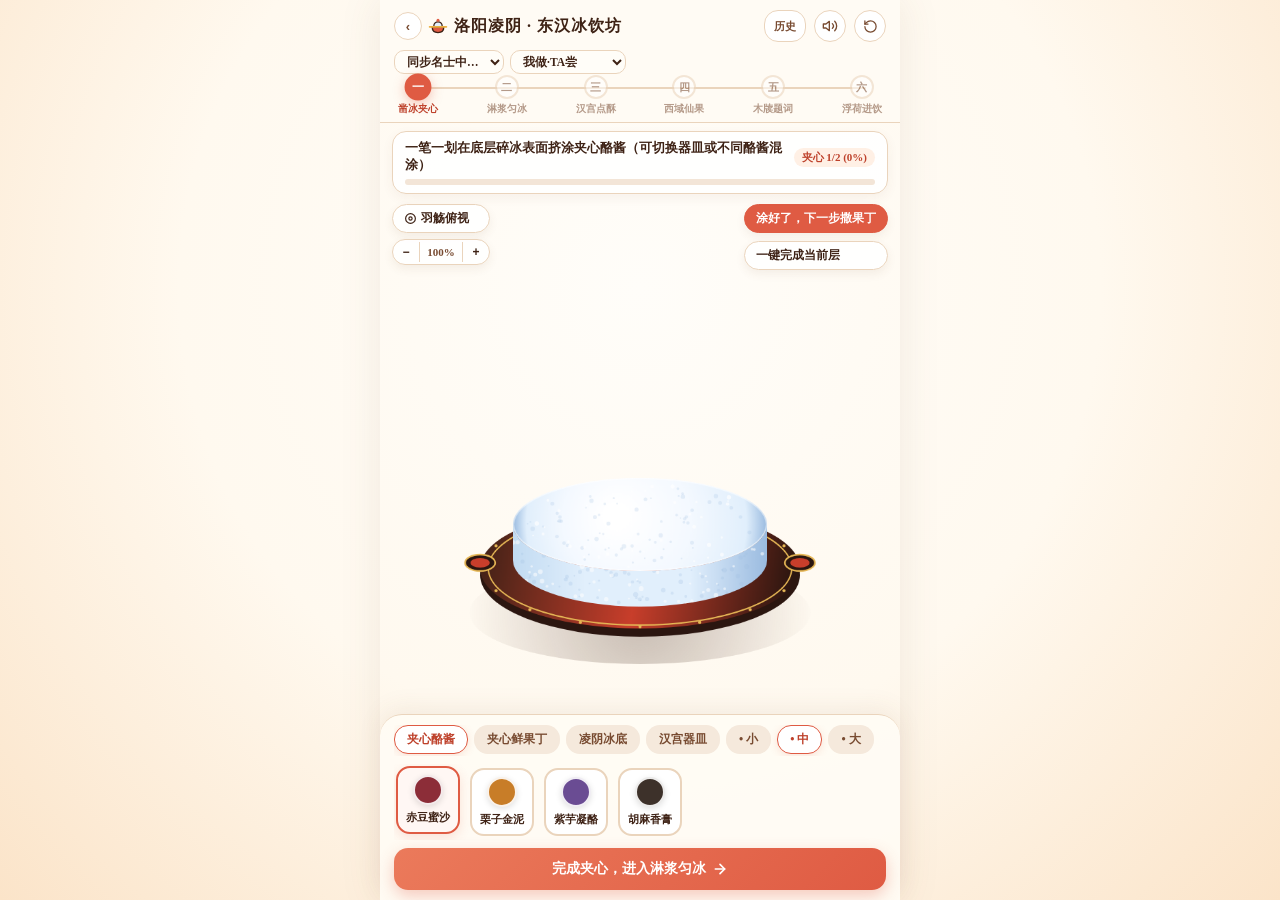
<file: 东汉版蛋糕.html>
<!DOCTYPE html>
<html lang="zh-CN">
<head>
<meta charset="UTF-8">
<meta name="viewport" content="width=device-width, initial-scale=1.0, maximum-scale=1.0, user-scalable=no, viewport-fit=cover">
<title>洛阳凌阴 · 东汉冰饮工坊</title>
<style>
  :root {
    --bg-cream: #FFF9EF;
    --bg-peach: #FBE4C9;
    --panel-bg: rgba(255, 252, 245, 0.95);
    --brown-dark: #3E2215;
    --brown-mid: #784B31;
    --brown-light: #B58867;
    --accent-coral: #DF5B43;
    --accent-coral-dark: #BE412B;
    --accent-gold: #EBB041;
    --accent-green: #6A9E78;
    --border-warm: #EAD4BC;
    --shadow-warm: 0 8px 24px rgba(120, 75, 49, 0.12);
  }
  * {
    box-sizing: border-box; margin: 0; padding: 0;
    user-select: none; -webkit-user-select: none;
    -webkit-touch-callout: none; -webkit-tap-highlight-color: transparent;
  }
  html, body {
    width: 100%; height: 100%; height: 100dvh; overflow: hidden;
    background: radial-gradient(circle at 50% 32%, #FFFDF9 0%, var(--bg-cream) 52%, var(--bg-peach) 100%);
    font-family: "Songti SC", "STSong", -apple-system, BlinkMacSystemFont, "PingFang SC", "Microsoft YaHei", serif;
    color: var(--brown-dark);
  }
  #app {
    display: flex; flex-direction: column; width: 100%; max-width: 520px;
    height: 100%; margin: 0 auto; position: relative;
    box-shadow: 0 0 40px rgba(120, 75, 49, 0.10);
  }
  .top-header {
    flex-shrink: 0; padding: 10px 14px 6px;
    background: rgba(255, 251, 244, 0.88); backdrop-filter: blur(8px);
    border-bottom: 1px solid var(--border-warm); z-index: 20;
  }
  .header-row { display: flex; align-items: center; justify-content: space-between; margin-bottom: 8px; }
  .brand-title { font-size: 16px; font-weight: 700; color: var(--brown-dark); letter-spacing: 1px; display: flex; align-items: center; gap: 6px; }
  .header-actions { display: flex; gap: 8px; }
  .icon-btn {
    width: 32px; height: 32px; border-radius: 50%; border: 1px solid var(--border-warm);
    background: #FFF; color: var(--brown-mid); display: flex; align-items: center; justify-content: center;
    cursor: pointer; transition: all 0.2s;
  }
  .icon-btn:active { transform: scale(0.92); background: var(--bg-cream); }
  .stepper { display: flex; justify-content: space-between; align-items: center; position: relative; padding: 0 4px; }
  .stepper::before {
    content: ''; position: absolute; top: 12px; left: 20px; right: 20px;
    height: 2px; background: var(--border-warm); z-index: 0;
  }
  .step-item {
    position: relative; z-index: 1; display: flex; flex-direction: column;
    align-items: center; gap: 3px; cursor: pointer; opacity: 0.55; transition: all 0.25s;
  }
  .step-item.active, .step-item.done { opacity: 1; }
  .step-dot {
    width: 24px; height: 24px; border-radius: 50%; background: #FFF;
    border: 2px solid var(--border-warm); display: flex; align-items: center; justify-content: center;
    font-size: 11px; font-weight: 700; color: var(--brown-mid); transition: all 0.25s;
  }
  .step-item.active .step-dot {
    background: var(--accent-coral); border-color: var(--accent-coral); color: #FFF;
    transform: scale(1.12); box-shadow: 0 3px 10px rgba(223, 91, 67, 0.35);
  }
  .step-item.done .step-dot { background: var(--accent-gold); border-color: var(--accent-gold); color: #FFF; }
  .step-label { font-size: 10px; font-weight: 600; color: var(--brown-mid); }
  .step-item.active .step-label { color: var(--accent-coral-dark); font-weight: 700; }

  .prompt-bar {
    flex-shrink: 0; margin: 8px 12px 0; padding: 8px 12px;
    background: rgba(255, 255, 255, 0.90); border: 1px solid var(--border-warm);
    border-radius: 14px; box-shadow: 0 4px 12px rgba(120, 75, 49, 0.06);
    display: flex; flex-direction: column; gap: 5px; z-index: 15;
  }
  .prompt-top { display: flex; justify-content: space-between; align-items: center; font-size: 12.5px; font-weight: 600; color: var(--brown-dark); gap: 8px; }
  .prompt-badge { font-size: 11px; padding: 2px 8px; border-radius: 10px; background: #FFF0E5; color: var(--accent-coral-dark); font-weight: 700; white-space: nowrap; }
  .progress-track { width: 100%; height: 6px; background: #F3E5D7; border-radius: 4px; overflow: hidden; }
  .progress-fill { height: 100%; width: 0%; background: linear-gradient(90deg, var(--accent-gold), var(--accent-coral)); border-radius: 4px; transition: width 0.15s ease-out; }

  .stage-wrap { flex: 1 1 0; min-height: 0; position: relative; display: flex; align-items: center; justify-content: center; overflow: hidden; }
  #cakeCanvas { max-width: 100%; max-height: 100%; width: auto; height: auto; aspect-ratio: 720 / 760; touch-action: none; display: block; }
  .stage-floating-tools { position: absolute; top: 10px; right: 12px; display: flex; flex-direction: column; gap: 8px; z-index: 12; }
  .stage-camera-controls { position: absolute; top: 10px; left: 12px; display: flex; flex-direction: column; gap: 6px; z-index: 12; }
  .zoom-group { display: flex; align-items: center; background: rgba(255, 255, 255, 0.92); border: 1px solid var(--border-warm); border-radius: 18px; box-shadow: 0 4px 10px rgba(120, 75, 49, 0.08); overflow: hidden; }
  .zoom-btn { border: none; background: transparent; color: var(--brown-dark); font-size: 12px; font-weight: 700; padding: 5px 8px; cursor: pointer; min-width: 26px; display: flex; align-items: center; justify-content: center; }
  .zoom-btn:active { background: var(--bg-cream); }
  .zoom-readout { font-size: 11px; font-weight: 700; color: var(--brown-mid); padding: 4px 6px; border-left: 1px solid var(--border-warm); border-right: 1px solid var(--border-warm); cursor: pointer; min-width: 44px; text-align: center; }
  .float-pill {
    display: flex; align-items: center; gap: 4px; padding: 6px 11px; border-radius: 18px;
    background: rgba(255, 255, 255, 0.92); border: 1px solid var(--border-warm);
    box-shadow: 0 4px 10px rgba(120, 75, 49, 0.08); font-size: 11.5px; font-weight: 600;
    color: var(--brown-dark); cursor: pointer; transition: all 0.2s;
  }
  .float-pill:active { transform: scale(0.94); }
  .float-pill.active { background: var(--accent-coral); color: #FFF; border-color: var(--accent-coral); }

  .selection-toolbar {
    position: absolute; bottom: 10px; left: 50%; transform: translateX(-50%);
    background: rgba(255, 252, 246, 0.96); border: 1px solid var(--border-warm);
    border-radius: 22px; padding: 5px 10px; display: flex; align-items: center; gap: 8px;
    box-shadow: 0 6px 18px rgba(120, 75, 49, 0.16); z-index: 15;
  }
  .sel-btn { padding: 5px 10px; border-radius: 14px; border: 1px solid var(--border-warm); background: #FFF; font-size: 11px; font-weight: 600; color: var(--brown-dark); cursor: pointer; }
  .sel-btn.danger { color: #D94330; border-color: #F5C6BE; background: #FFF5F3; }

  .bottom-dock {
    flex-shrink: 0; background: var(--panel-bg); border-top: 1px solid var(--border-warm);
    border-radius: 22px 22px 0 0; padding: 10px 14px calc(10px + env(safe-area-inset-bottom));
    box-shadow: 0 -6px 24px rgba(120, 75, 49, 0.08); z-index: 20; display: flex; flex-direction: column; gap: 8px;
  }
  .sub-tabs { display: flex; gap: 6px; overflow-x: auto; padding-bottom: 2px; scrollbar-width: none; }
  .sub-tabs::-webkit-scrollbar { display: none; }
  .sub-tab { padding: 5px 12px; border-radius: 14px; background: #F5E9DC; color: var(--brown-mid); font-size: 12px; font-weight: 600; white-space: nowrap; cursor: pointer; border: 1px solid transparent; transition: all 0.2s; }
  .sub-tab.active { background: #FFF; color: var(--accent-coral-dark); border-color: var(--accent-coral); box-shadow: 0 2px 8px rgba(223, 91, 67, 0.15); }
  .options-scroll { display: flex; gap: 10px; overflow-x: auto; padding: 4px 2px; scrollbar-width: none; min-height: 68px; align-items: center; }
  .options-scroll::-webkit-scrollbar { display: none; }
  .option-card { flex: 0 0 auto; min-width: 64px; padding: 7px 8px; border-radius: 14px; background: #FFF; border: 2px solid var(--border-warm); display: flex; flex-direction: column; align-items: center; gap: 5px; cursor: pointer; transition: all 0.2s; }
  .option-card.active { border-color: var(--accent-coral); background: #FFF7F4; transform: translateY(-2px); box-shadow: 0 4px 12px rgba(223, 91, 67, 0.16); }
  .swatch-circle { width: 30px; height: 30px; border-radius: 50%; border: 2px solid rgba(255,255,255,0.9); box-shadow: 0 2px 6px rgba(0,0,0,0.12); position: relative; }
  .option-thumb { width: 36px; height: 36px; display: flex; align-items: center; justify-content: center; }
  .option-name { font-size: 11px; font-weight: 600; color: var(--brown-dark); white-space: nowrap; }

  .dock-footer { display: flex; gap: 10px; align-items: center; }
  .btn-secondary { padding: 11px 16px; border-radius: 14px; border: 1.5px solid var(--border-warm); background: #FFF; color: var(--brown-mid); font-size: 13.5px; font-weight: 700; cursor: pointer; white-space: nowrap; font-family: inherit; }
  .btn-primary {
    flex: 1; padding: 12px 18px; border-radius: 14px; border: none;
    background: linear-gradient(135deg, #EB7A5B 0%, var(--accent-coral) 100%);
    color: #FFF; font-size: 14px; font-weight: 700; cursor: pointer; font-family: inherit;
    box-shadow: 0 6px 16px rgba(223, 91, 67, 0.3); display: flex; align-items: center; justify-content: center; gap: 6px; transition: all 0.2s;
  }
  .btn-primary:active { transform: scale(0.98); }

  .modal-overlay { position: fixed; inset: 0; background: rgba(62, 34, 21, 0.48); backdrop-filter: blur(4px); z-index: 50; display: none; align-items: center; justify-content: center; padding: 16px; }
  .modal-overlay.show { display: flex; }
  .card-modal { width: 100%; max-width: 420px; background: #FFFDF9; border-radius: 24px; border: 2px solid var(--border-warm); padding: 16px; box-shadow: 0 20px 50px rgba(62, 34, 21, 0.28); display: flex; flex-direction: column; gap: 12px; max-height: 92dvh; overflow-y: auto; }
  .card-preview-box { border-radius: 16px; padding: 16px; position: relative; transition: all 0.3s; border: 2px solid #D9B68C; background: #FFF9F0; box-shadow: inset 0 0 0 4px rgba(255,255,255,0.6); }
  .card-theme-0 { background: linear-gradient(145deg, #FFF7F2 0%, #F9E0D4 100%); border-color: #D98873; }
  .card-theme-1 { background: linear-gradient(145deg, #FFFDF8 0%, #F7EAD6 100%); border-color: #DEC092; }
  .card-theme-2 { background: linear-gradient(145deg, #F5FBF6 0%, #DFEFE3 100%); border-color: #9EC7A8; }
  .card-theme-3 { background: linear-gradient(145deg, #FBF6EB 0%, #EDE0C4 100%); border-color: #C7AD78; }
  .card-input-group { display: flex; flex-direction: column; gap: 8px; }
  .card-input, .card-textarea { width: 100%; border: 1px solid rgba(120, 75, 49, 0.25); background: rgba(255, 255, 255, 0.78); border-radius: 10px; padding: 8px 10px; font-size: 13px; color: var(--brown-dark); font-family: inherit; outline: none; }
  .card-textarea { resize: none; height: 64px; line-height: 1.5; }
  .preset-chips { display: flex; gap: 6px; overflow-x: auto; padding-bottom: 2px; scrollbar-width: none; }
  .preset-chips::-webkit-scrollbar { display: none; }
  .preset-chip { padding: 4px 10px; border-radius: 12px; background: #F5E9DC; color: var(--brown-mid); font-size: 11px; font-weight: 600; white-space: nowrap; cursor: pointer; }
  .sig-pad-wrap { margin-top: 4px; border: 1px dashed var(--brown-light); border-radius: 10px; background: rgba(255, 255, 255, 0.68); position: relative; height: 76px; overflow: hidden; }
  #sigCanvas { width: 100%; height: 100%; touch-action: none; display: block; }
  .sig-hint { position: absolute; top: 6px; left: 8px; font-size: 10.5px; color: var(--brown-light); pointer-events: none; }
  .sig-clear { position: absolute; top: 5px; right: 6px; font-size: 10.5px; padding: 2px 7px; border-radius: 8px; background: #FFF; border: 1px solid var(--border-warm); color: var(--brown-mid); cursor: pointer; }
  .poster-img { width: 100%; border-radius: 16px; border: 2px solid var(--border-warm); box-shadow: 0 8px 25px rgba(62, 34, 21, 0.15); }
  .hidden { display: none !important; }

  @media (max-height: 740px) {
    .top-header { padding: 6px 12px 4px; }
    .header-row { margin-bottom: 4px; }
    .prompt-bar { margin: 5px 10px 0; padding: 6px 10px; gap: 4px; }
    .prompt-top { font-size: 11.5px; }
    .bottom-dock { padding: 8px 12px calc(8px + env(safe-area-inset-bottom)); gap: 6px; border-radius: 18px 18px 0 0; }
    .options-scroll { min-height: 54px; padding: 2px; gap: 8px; }
    .option-card { min-width: 58px; padding: 5px 6px; gap: 3px; }
    .swatch-circle { width: 24px; height: 24px; }
    .option-thumb { width: 30px; height: 30px; }
    .btn-primary, .btn-secondary { padding: 9px 14px; font-size: 13px; }
  }

  /* ===== 东汉工坊 · 传讯名士共创桥接样式 ===== */
  .coop-bar {
    display: flex; align-items: center; gap: 6px; margin-top: 6px; flex-wrap: nowrap;
    overflow-x: auto; scrollbar-width: none; padding-bottom: 1px;
  }
  .coop-bar::-webkit-scrollbar { display: none; }
  .coop-select {
    flex: 0 0 auto; max-width: 112px; padding: 4px 8px; border-radius: 10px;
    border: 1px solid var(--border-warm); background: #FFFDF8; color: var(--brown-dark);
    font-size: 11.5px; font-weight: 700; font-family: inherit; outline: none;
  }
  .coop-btn {
    flex: 0 0 auto; padding: 4px 10px; border-radius: 10px; border: 1px solid #DF9E7B;
    background: linear-gradient(135deg, #FFF6EB 0%, #FCE5CD 100%); color: #8A3722;
    font-size: 11.5px; font-weight: 700; font-family: inherit; cursor: pointer; white-space: nowrap;
  }
  .coop-btn.primary {
    background: linear-gradient(135deg, #E26A4D 0%, #C83E2B 100%); color: #FFF; border-color: #C83E2B;
  }
  .coop-speaker-pill {
    position: absolute; left: 8px; bottom: 8px; z-index: 18;
    display: none; align-items: center; gap: 4px; padding: 5px 10px;
    border-radius: 999px; border: 1px solid #D99B78;
    background: rgba(255, 250, 242, 0.92); color: #6B3A24;
    box-shadow: 0 4px 12px rgba(90, 48, 29, 0.14); font-size: 11px; font-weight: 700;
    cursor: pointer; white-space: nowrap;
  }
  .coop-speaker-pill.show { display: inline-flex; }
  .coop-bubble {
    position: absolute; left: 10px; right: 10px; bottom: 10px; z-index: 19;
    background: rgba(255, 251, 244, 0.97); border: 1.5px solid #D99B78;
    border-radius: 16px; padding: 10px 12px;
    box-shadow: 0 10px 26px rgba(78, 42, 22, 0.22);
    display: none; flex-direction: column; gap: 6px;
  }
  .coop-bubble.show { display: flex; }
  .poster-view-tabs {
    display: none; width: 100%; background: #F5E8D8; border-radius: 12px; padding: 3px; gap: 4px;
  }
  .poster-view-tabs.show { display: flex; }
  .poster-tab-btn {
    flex: 1; border: none; border-radius: 9px; padding: 6px 8px; background: transparent;
    color: var(--brown-mid); font-size: 12px; font-weight: 700; font-family: inherit; cursor: pointer;
  }
  .poster-tab-btn.active {
    background: #FFFDF9; color: var(--accent-coral-dark); box-shadow: 0 2px 6px rgba(120, 75, 49, 0.12);
  }
  .poster-notes-page {
    display: none; width: 100%; max-height: 360px; overflow-y: auto;
    background: #FFF9F0; border: 1.5px solid var(--border-warm); border-radius: 14px;
    padding: 10px; flex-direction: column; gap: 8px;
  }
  .poster-notes-page.show { display: flex; }
  .poster-note-item {
    background: #FFFDF9; border: 1px solid #EAD6C0; border-radius: 11px; padding: 8px 10px;
  }
  .poster-review-box {
    width: 100%; background: #FFF8EE; border: 1.5px solid #E5C2A2; border-radius: 13px;
    padding: 10px 12px; font-size: 12.5px; line-height: 1.65; color: var(--brown-dark);
  }
  .history-list {
    width: 100%; display: flex; flex-direction: column; gap: 10px; max-height: 62dvh; overflow-y: auto;
  }
  .history-card {
    display: flex; gap: 10px; align-items: center; background: #FFF9F0;
    border: 1.5px solid var(--border-warm); border-radius: 14px; padding: 9px;
  }
  .history-thumb {
    width: 58px; height: 76px; object-fit: cover; border-radius: 9px; border: 1px solid var(--border-warm); flex-shrink: 0;
  }
</style>
</head>
<body>

<div id="app">
  <!-- 顶部导航 -->
  <header class="top-header">
    <div class="header-row">
      <div class="brand-title">
        <button class="icon-btn" id="backToWorkshopBtn" title="返回择坊" style="width:28px;height:28px;font-size:13px;font-weight:800;">‹</button>
        <svg width="20" height="20" viewBox="0 0 24 24" fill="none">
          <path d="M5 13C5 17.5 8 20 12 20C16 20 19 17.5 19 13H5Z" fill="#DF5B43" stroke="#3E2215" stroke-width="1.6"/>
          <path d="M2 13H22" stroke="#EBB041" stroke-width="2.2" stroke-linecap="round"/>
          <path d="M7 12C7 9.2 9.2 7 12 7C14.8 7 17 9.2 17 12" fill="#E3F0FC" stroke="#3E2215" stroke-width="1.5"/>
          <circle cx="12" cy="5" r="1.8" fill="#DF5B43"/>
        </svg>
        <span>洛阳凌阴 · 东汉冰饮坊</span>
      </div>
      <div class="header-actions">
        <button class="icon-btn" id="openHistoryBtn" title="消夏冰饮手账" style="width:auto;padding:0 9px;border-radius:14px;font-size:11px;font-weight:700;">历史</button>
        <button class="icon-btn" id="soundToggleBtn" title="雅乐开关">
          <svg width="16" height="16" viewBox="0 0 24 24" fill="none" stroke="currentColor" stroke-width="2" stroke-linecap="round" stroke-linejoin="round">
            <polygon points="11 5 6 9 2 9 2 15 6 15 11 19 11 5"></polygon>
            <path d="M15.54 8.46a5 5 0 0 1 0 7.07"></path>
            <path d="M19.07 4.93a10 10 0 0 1 0 14.14"></path>
          </svg>
        </button>
        <button class="icon-btn" id="resetGameBtn" title="重新备冰">
          <svg width="15" height="15" viewBox="0 0 24 24" fill="none" stroke="currentColor" stroke-width="2" stroke-linecap="round" stroke-linejoin="round">
            <path d="M3 12a9 9 0 1 0 9-9 9.75 9.75 0 0 0-6.74 2.74L3 8"></path>
            <path d="M3 3v5h5"></path>
          </svg>
        </button>
      </div>
    </div>

    <div class="coop-bar" id="coopBar">
      <select class="coop-select" id="coopCharSelect"><option value="">同步名士中…</option></select>
      <select class="coop-select" id="coopModeSelect" style="max-width:116px;">
        <option value="user_make_char_eat">我做·TA尝</option>
        <option value="relay_coop">你一步·TA一步</option>
        <option value="char_make_user_eat">TA做·我尝</option>
      </select>
      <button class="coop-btn" id="coopSwapTurnBtn" style="display:none;">我先手</button>
      <button class="coop-btn primary" id="coopActionBtn" style="display:none;">请TA动手</button>
    </div>

    <div class="stepper" id="stepperBar">
      <div class="step-item active" data-step="0"><div class="step-dot">一</div><span class="step-label">凿冰夹心</span></div>
      <div class="step-item" data-step="1"><div class="step-dot">二</div><span class="step-label">淋浆匀冰</span></div>
      <div class="step-item" data-step="2"><div class="step-dot">三</div><span class="step-label">汉宫点酥</span></div>
      <div class="step-item" data-step="3"><div class="step-dot">四</div><span class="step-label">西域仙果</span></div>
      <div class="step-item" data-step="4"><div class="step-dot">五</div><span class="step-label">木牍题词</span></div>
      <div class="step-item" data-step="5"><div class="step-dot">六</div><span class="step-label">浮荷进饮</span></div>
    </div>
  </header>

  <!-- 动态操作提示与进度 -->
  <div class="prompt-bar" id="promptBar">
    <div class="prompt-top">
      <span id="promptText">在底层凌阴碎冰表面来回滑动，铺涂香甜夹心酪酱</span>
      <span class="prompt-badge" id="promptBadge">夹心层 1/2</span>
    </div>
    <div class="progress-track" id="progressTrack">
      <div class="progress-fill" id="progressFill"></div>
    </div>
  </div>

  <!-- 主画布舞台 -->
  <div class="stage-wrap">
    <canvas id="cakeCanvas" width="720" height="760"></canvas>

    <!-- 左上角视角切换与缩放控件 -->
    <div class="stage-camera-controls" id="cameraControls">
      <button class="float-pill" id="viewModeBtn" title="切换席案平视/羽觞俯视">
        <svg width="13" height="13" viewBox="0 0 24 24" fill="none" stroke="currentColor" stroke-width="2.2" stroke-linecap="round" stroke-linejoin="round">
          <circle cx="12" cy="12" r="9"></circle>
          <circle cx="12" cy="12" r="3"></circle>
        </svg>
        <span id="viewModeLabel">羽觞俯视</span>
      </button>
      <div class="zoom-group">
        <button class="zoom-btn" id="zoomOutBtn" title="缩小">−</button>
        <span class="zoom-readout" id="zoomResetBtn" title="点击复位 100%">100%</span>
        <button class="zoom-btn" id="zoomInBtn" title="放大">+</button>
      </div>
    </div>

    <!-- 右侧浮动快捷工具 -->
    <div class="stage-floating-tools" id="floatingTools"></div>

    <!-- 选中仙果/装饰时的微调栏 -->
    <div class="selection-toolbar hidden" id="selectionToolbar">
      <button class="sel-btn" id="btnScaleUp">放大</button>
      <button class="sel-btn" id="btnScaleDown">缩小</button>
      <button class="sel-btn" id="btnRotate">旋转</button>
      <button class="sel-btn danger" id="btnDeleteDeco">移除</button>
    </div>

    <!-- 默认收起的名士说话小胶囊（贴左下角极简小圆钮，绝不挡冰盏） -->
    <button class="coop-speaker-pill" id="coopSpeakerPill" type="button">
      <span id="coopPillName">名士</span>
      <span style="font-size:10px;opacity:0.75;" id="coopPillPreview">▸</span>
    </button>

    <!-- 展开后的名士发言卡片 -->
    <div class="coop-bubble" id="coopBubble">
      <div style="display:flex;justify-content:space-between;align-items:center;gap:6px;">
        <div style="display:flex;align-items:center;gap:6px;">
          <span style="font-size:12.5px;font-weight:800;color:#C83E2B;" id="coopBubbleName">名士</span>
          <span style="font-size:10.5px;padding:1px 7px;border-radius:999px;background:#FCE5CD;color:#784B31;font-weight:700;" id="coopBubbleTag">手作中</span>
        </div>
        <button type="button" id="coopBubbleCollapseBtn" style="border:none;background:transparent;color:#8C6348;font-size:11.5px;font-weight:700;cursor:pointer;">收起 ▾</button>
      </div>
      <div id="coopBubbleText" style="font-size:12.5px;line-height:1.6;color:#3E2215;"></div>
      <div id="coopBubbleActions" style="display:none;gap:8px;margin-top:2px;">
        <button type="button" class="coop-btn primary" id="coopNextStepBtn" style="flex:1;padding:6px 10px;">看下一步</button>
        <button type="button" class="coop-btn" id="coopSkipAnimBtn" style="padding:6px 10px;">直达成品</button>
      </div>
    </div>
  </div>

  <!-- 底部操作面板 -->
  <div class="bottom-dock" id="bottomDock">
    <div class="sub-tabs" id="subTabs"></div>
    <div class="options-scroll" id="optionsScroll"></div>
    <div class="dock-footer">
      <button class="btn-secondary hidden" id="prevStepBtn">上一步</button>
      <button class="btn-primary" id="nextStepBtn">
        <span id="nextStepText">完成夹心，进入淋浆匀冰</span>
        <svg width="16" height="16" viewBox="0 0 24 24" fill="none" stroke="currentColor" stroke-width="2.5" stroke-linecap="round" stroke-linejoin="round">
          <path d="M5 12h14"></path>
          <path d="m12 5 7 7-7 7"></path>
        </svg>
      </button>
    </div>
  </div>
</div>

<!-- 汉简木牍题词与毛笔花押弹窗 -->
<div class="modal-overlay" id="cardModal">
  <div class="card-modal">
    <div style="display:flex;justify-content:space-between;align-items:center;">
      <h3 style="font-size:16px;color:var(--brown-dark);">汉简木牍 · 消夏题词</h3>
      <button class="icon-btn" id="closeCardModalBtn">
        <svg width="14" height="14" viewBox="0 0 24 24" fill="none" stroke="currentColor" stroke-width="2.5"><path d="M18 6L6 18M6 6l12 12"/></svg>
      </button>
    </div>

    <div class="sub-tabs" id="cardThemeTabs">
      <div class="sub-tab active" data-theme="0">朱漆云纹牍</div>
      <div class="sub-tab" data-theme="1">缃素丝帛卷</div>
      <div class="sub-tab" data-theme="2">翠竹简牍</div>
      <div class="sub-tab" data-theme="3">金泥宣麻笺</div>
    </div>

    <div class="card-preview-box card-theme-0" id="cardPreviewBox">
      <div class="card-input-group">
        <input type="text" class="card-input" id="cardToInput" maxlength="18" placeholder="致：洛阳知音" value="致：洛阳知音">
        <textarea class="card-textarea" id="cardBodyInput" maxlength="60" placeholder="题写你的消夏祝文...">愿以此盏凌阴瑞雪，涤尽炎夏万里尘劳，岁岁常安。</textarea>
        <input type="text" class="card-input" id="cardPlacaInput" maxlength="10" placeholder="冰盏玉签刻字（最多10字）" value="清凉无汗">
      </div>
      <div class="sig-pad-wrap">
        <span class="sig-hint">在此处用手指挥毫落款或画一枚花押（支持毛笔粗细压感）</span>
        <button class="sig-clear" id="clearSigBtn">重书</button>
        <canvas id="sigCanvas" width="340" height="76"></canvas>
      </div>
    </div>

    <div class="preset-chips" id="presetChips">
      <span class="preset-chip" data-msg="伏日进寒饮，清风伴君侧，愿岁岁常欢愉！" data-plaque="清凉无汗">伏日消夏</span>
      <span class="preset-chip" data-msg="瑶池玉冰伴甘露，愿君夏日澄明，喜乐长安。" data-plaque="喜乐长安">夏日祈福</span>
      <span class="preset-chip" data-msg="金樽羽觞盛瑞雪，与君共赏洛阳花，万事胜意。" data-plaque="万事胜意">知音雅集</span>
      <span class="preset-chip" data-msg="寒冰澈骨生清气，助君青云直上，蟾宫折桂！" data-plaque="青云直上">登科吉言</span>
    </div>

    <button class="btn-primary" id="saveCardBtn">完成木牍题词并立于案头</button>
  </div>
</div>

<!-- 《洛阳消夏冰饮图》帛画海报弹窗 -->
<div class="modal-overlay" id="posterModal">
  <div class="card-modal" style="align-items:center;">
    <div style="width:100%;display:flex;justify-content:space-between;align-items:center;">
      <h3 style="font-size:16px;color:var(--brown-dark);">《洛阳消夏冰饮图》纪念帛画</h3>
      <button class="icon-btn" id="closePosterModalBtn">
        <svg width="14" height="14" viewBox="0 0 24 24" fill="none" stroke="currentColor" stroke-width="2.5"><path d="M18 6L6 18M6 6l12 12"/></svg>
      </button>
    </div>

    <div class="poster-view-tabs" id="posterViewTabs">
      <button type="button" class="poster-tab-btn active" id="tabPosterImg">纪念帛画</button>
      <button type="button" class="poster-tab-btn" id="tabPosterNotes">TA 的选料心意</button>
    </div>

    <img id="posterImage" class="poster-img" alt="洛阳消夏冰饮图">
    <div class="poster-notes-page" id="posterNotesPage"></div>

    <div class="poster-review-box" id="posterReviewBox" style="display:none;"></div>

    <div id="posterTasteRow" style="display:flex;width:100%;gap:8px;">
      <button type="button" class="btn-secondary" id="askCharTasteBtn" style="flex:1;padding:9px 12px;font-size:12.5px;border-color:#DF9E7B;color:#A83622;background:#FFF7F0;">请名士品尝点评</button>
    </div>

    <div id="posterUserFeedbackRow" style="display:none;width:100%;gap:6px;">
      <input type="text" class="card-input" id="userFeedbackInput" placeholder="尝完对TA说一句真实评价…" style="flex:1;font-size:12px;">
      <button type="button" class="coop-btn primary" id="sendUserFeedbackBtn" style="padding:7px 11px;">发给TA</button>
    </div>

    <div style="display:flex;gap:8px;width:100%;flex-wrap:wrap;">
      <button type="button" class="btn-secondary" id="saveBackpackBtn" style="flex:1;padding:9px 10px;font-size:12px;">存入行囊</button>
      <button type="button" class="btn-secondary" id="openForwardModalBtn" style="flex:1;padding:9px 10px;font-size:12px;">转发给传讯好友</button>
      <button type="button" class="btn-primary" id="downloadPosterBtn" style="flex:1.2;padding:9px 12px;font-size:12.5px;">保存帛画</button>
    </div>
    <div id="posterActionToast" style="font-size:11.5px;color:#A83622;font-weight:700;min-height:16px;text-align:center;"></div>
  </div>
</div>

<!-- 东汉冰饮历史回顾弹窗 -->
<div class="modal-overlay" id="historyModal">
  <div class="card-modal">
    <div style="display:flex;justify-content:space-between;align-items:center;">
      <h3 style="font-size:15.5px;color:var(--brown-dark);">洛阳凌阴 · 消夏冰饮手账</h3>
      <button class="icon-btn" id="closeHistoryModalBtn">
        <svg width="14" height="14" viewBox="0 0 24 24" fill="none" stroke="currentColor" stroke-width="2.5"><path d="M18 6L6 18M6 6l12 12"/></svg>
      </button>
    </div>
    <div class="history-list" id="historyList"></div>
  </div>
</div>

<!-- 转发给传讯好友弹窗 -->
<div class="modal-overlay" id="forwardModal">
  <div class="card-modal">
    <div style="display:flex;justify-content:space-between;align-items:center;">
      <h3 style="font-size:15.5px;color:var(--brown-dark);">转发纪念帛画给传讯好友</h3>
      <button class="icon-btn" id="closeForwardModalBtn">
        <svg width="14" height="14" viewBox="0 0 24 24" fill="none" stroke="currentColor" stroke-width="2.5"><path d="M18 6L6 18M6 6l12 12"/></svg>
      </button>
    </div>
    <select class="card-input" id="forwardCharSelect"></select>
    <input type="text" class="card-input" id="forwardNoteInput" maxlength="100" placeholder="可选：附带一句给TA的话…">
    <button type="button" class="btn-primary" id="confirmForwardBtn">确认发送纪念帛画</button>
  </div>
</div>

<script>
(() => {
  /* ============================================================================
   * 1. 古风物理合成音效引擎 (Web Audio API 实时合成凿冰、玉匕刮沙与古琴五声音阶)
   * ============================================================================ */
  class SoundEngine {
    constructor() {
      this.ctx = null;
      this.enabled = true;
      this.lastSwish = 0;
    }
    init() {
      if (!this.ctx) {
        const AudioCtx = window.AudioContext || window.webkitAudioContext;
        if (AudioCtx) this.ctx = new AudioCtx();
      }
      if (this.ctx && this.ctx.state === 'suspended') {
        this.ctx.resume();
      }
    }
    playPop(freq = 620) {
      if (!this.enabled) return;
      this.init();
      if (!this.ctx) return;
      const now = this.ctx.currentTime;
      const osc = this.ctx.createOscillator();
      const gain = this.ctx.createGain();
      osc.type = 'sine';
      osc.frequency.setValueAtTime(freq, now);
      osc.frequency.exponentialRampToValueAtTime(freq * 1.42, now + 0.08);
      gain.gain.setValueAtTime(0.13, now);
      gain.gain.exponentialRampToValueAtTime(0.001, now + 0.09);
      osc.connect(gain);
      gain.connect(this.ctx.destination);
      osc.start(now);
      osc.stop(now + 0.09);
    }
    playSwish() {
      if (!this.enabled) return;
      const nowMs = performance.now();
      if (nowMs - this.lastSwish < 85) return;
      this.lastSwish = nowMs;
      this.init();
      if (!this.ctx) return;
      const now = this.ctx.currentTime;
      const osc = this.ctx.createOscillator();
      const gain = this.ctx.createGain();
      osc.type = 'triangle';
      osc.frequency.setValueAtTime(240 + Math.random() * 90, now);
      osc.frequency.exponentialRampToValueAtTime(145, now + 0.07);
      gain.gain.setValueAtTime(0.04, now);
      gain.gain.exponentialRampToValueAtTime(0.001, now + 0.07);
      osc.connect(gain);
      gain.connect(this.ctx.destination);
      osc.start(now);
      osc.stop(now + 0.07);
    }
    playScrape(speed = 1) {
      if (!this.enabled) return;
      const nowMs = performance.now();
      if (nowMs - this.lastSwish < 70) return;
      this.lastSwish = nowMs;
      this.init();
      if (!this.ctx) return;
      const now = this.ctx.currentTime;
      const dur = 0.08;
      const sampleCount = Math.floor(this.ctx.sampleRate * dur);
      const buffer = this.ctx.createBuffer(1, sampleCount, this.ctx.sampleRate);
      const ch = buffer.getChannelData(0);
      for (let i = 0; i < sampleCount; i++) {
        ch[i] = (Math.random() * 2 - 1) * 0.45;
      }
      const src = this.ctx.createBufferSource();
      src.buffer = buffer;
      const filter = this.ctx.createBiquadFilter();
      filter.type = 'bandpass';
      const cutoff = Math.max(420, Math.min(1150, 520 + speed * 32));
      filter.frequency.setValueAtTime(cutoff, now);
      const gain = this.ctx.createGain();
      gain.gain.setValueAtTime(0.036, now);
      gain.gain.exponentialRampToValueAtTime(0.001, now + dur);
      src.connect(filter);
      filter.connect(gain);
      gain.connect(this.ctx.destination);
      src.start(now);
      src.stop(now + dur);
    }
    playChime() {
      if (!this.enabled) return;
      this.init();
      if (!this.ctx) return;
      // 古琴五声音阶（宫、商、角、徵、羽）
      const notes = [523.25, 587.33, 659.25, 783.99, 880.0];
      notes.forEach((n, i) => {
        const now = this.ctx.currentTime + i * 0.075;
        const osc = this.ctx.createOscillator();
        const gain = this.ctx.createGain();
        osc.type = 'sine';
        osc.frequency.setValueAtTime(n, now);
        gain.gain.setValueAtTime(0.11, now);
        gain.gain.exponentialRampToValueAtTime(0.001, now + 0.38);
        osc.connect(gain);
        gain.connect(this.ctx.destination);
        osc.start(now);
        osc.stop(now + 0.4);
      });
    }
  }
  const sfx = new SoundEngine();

  /* ============================================================================
   * 2. 东汉冰饮配方、四款器皿与西域风物配置
   * ============================================================================ */
  const HAN_VESSELS = [
    { id: 'lacquer_ear',  name: '朱漆云纹耳杯', hasEars: true,  outerDark: '#2B1610', outerMid: '#472318', innerRim: '#C83E2B', patternColor: '#E5B655', swatch: '#C83E2B' },
    { id: 'bronze_jian',  name: '错金青铜冰盏', hasEars: false, outerDark: '#263B32', outerMid: '#436355', innerRim: '#D9A84E', patternColor: '#F2C96B', swatch: '#436355' },
    { id: 'celadon_bowl', name: '越窑原始青瓷', hasEars: false, outerDark: '#52705A', outerMid: '#7FA186', innerRim: '#A5C7AC', patternColor: '#D7E8DA', swatch: '#7FA186' },
    { id: 'jade_lotus',   name: '汉白玉莲瓣盏', hasEars: false, outerDark: '#BEB6A6', outerMid: '#EAE6DC', innerRim: '#FFFFFF', patternColor: '#D4AF37', swatch: '#EAE6DC' }
  ];

  const SPONGE_FLAVORS = [
    { id: 'pure_snow',  name: '凌阴清雪冰', top: '#F4F9FF', sideTop: '#E1EFFC', sideBot: '#C2DBF2', crust: '#9ABBE0', crumb: '#FFFFFF' },
    { id: 'milk_curd',  name: '塞北牛乳冰', top: '#FFFDF7', sideTop: '#F7EFE0', sideBot: '#E5D5BC', crust: '#C9B393', crumb: '#FFFFFF' },
    { id: 'green_plum', name: '青梅冷露冰', top: '#EBF7E8', sideTop: '#CFE8C9', sideBot: '#A9CFA0', crust: '#82B078', crumb: '#F4FCF2' },
    { id: 'hibiscus',   name: '洛神花露冰', top: '#FDECEF', sideTop: '#F7CDD4', sideBot: '#E3A3AE', crust: '#C47B88', crumb: '#FFF7F8' }
  ];

  const FILLING_CREAMS = [
    { id: 'red_bean',     name: '赤豆蜜沙', cream: '#F9ECEC', jam: '#8C2D38' },
    { id: 'chestnut',     name: '栗子金泥', cream: '#FFF8E8', jam: '#C87D28' },
    { id: 'taro_curd',    name: '紫芋凝酪', cream: '#F6F0FC', jam: '#6A4C93' },
    { id: 'sesame_paste', name: '胡麻香膏', cream: '#F2ECE4', jam: '#3D312A' }
  ];

  const FILLING_FRUITS = [
    { id: 'diced_lychee', name: '鲜剥荔枝丁', color: '#E0D6CC', inner: '#FFFFFF', seed: '#6E3B26' },
    { id: 'diced_plum',   name: '蜜渍青梅粒', color: '#68A347', inner: '#A8D884', seed: '#E6F5D8' },
    { id: 'diced_pome',   name: '红石榴晶粒', color: '#C9182B', inner: '#FF6B7B', seed: '#FFE8EC' },
    { id: 'diced_walnut', name: '琥珀核桃碎', color: '#8C4A19', inner: '#D48B3B', seed: '#FFF0C2' }
  ];

  const FROSTING_COLORS = [
    { id: 'snow_curd',   name: '雪白凝酪',   light: '#FFFFFF', mid: '#F4EFE6', dark: '#DCD2C2', shade: '#DFD5C5' },
    { id: 'grape_wine',  name: '西域葡萄浆', light: '#F7E8F6', mid: '#C882C4', dark: '#944B91', shade: '#A3589F' },
    { id: 'smoked_plum', name: '乌梅浓煎',   light: '#FFEAE5', mid: '#E06D53', dark: '#B34229', shade: '#BD4B31' },
    { id: 'cliff_honey', name: '百花崖蜜',   light: '#FFF9E2', mid: '#F5CE6E', dark: '#C99B32', shade: '#D4A63B' },
    { id: 'cane_juice',  name: '甘蔗柘浆',   light: '#F0F9EB', mid: '#B5DF9E', dark: '#84B56B', shade: '#8FBF76' },
    { id: 'perilla',     name: '紫苏香露',   light: '#F5EEFC', mid: '#C5B0E0', dark: '#967BB8', shade: '#A187C2' }
  ];

  const SPATULA_MODES = [
    { id: 'soft',     name: '轻柔晕染', strength: 0.44, drag: 0.24, swatch: 'linear-gradient(135deg, #F7E8F6 0%, #C882C4 50%, #F5CE6E 100%)' },
    { id: 'standard', name: '标准抚平', strength: 0.70, drag: 0.32, swatch: 'linear-gradient(135deg, #FFFFFF 0%, #E8E4D9 55%, #C9C2B2 100%)' },
    { id: 'mirror',   name: '冰镜精修', strength: 0.92, drag: 0.38, swatch: 'linear-gradient(135deg, #FFFFFF 0%, #E3F0FC 50%, #A9C6E2 100%)' }
  ];

  const DRIP_GLAZES = [
    { id: 'none',        name: '无挂露',     color: null },
    { id: 'osmanthus_M', name: '金桂崖蜜',   color: '#D98A1E', highlight: '#FFE082' },
    { id: 'plum_syrup',  name: '红梅浓露',   color: '#C92A3B', highlight: '#FF8A98' },
    { id: 'brown_sugar', name: '古法黑糖浆', color: '#422010', highlight: '#854D32' },
    { id: 'milk_dew',    name: '塞北酥酪露', color: '#FFF8EB', highlight: '#FFFFFF' },
    { id: 'bamboo_dew',  name: '竹叶青露',   color: '#4E7D38', highlight: '#8FC276' }
  ];

  const PIPING_NOZZLES = [
    { id: 'rosette', name: '汉宫卷云花' },
    { id: 'shell',   name: '羽觞水波边' },
    { id: 'pearl',   name: '凝露雪顶珠' },
    { id: 'blossom', name: '茱萸五瓣花' }
  ];

  const PIPING_COLORS = [
    { id: 'p_white',  name: '凝脂白', light: '#FFFFFF', mid: '#F3ECE1', dark: '#D6C8B4' },
    { id: 'p_pink',   name: '胭脂粉', light: '#FFE8EC', mid: '#F09AA9', dark: '#C76B7B' },
    { id: 'p_yellow', name: '鹅黄色', light: '#FFF9D9', mid: '#F2D26B', dark: '#C7A43C' },
    { id: 'p_green',  name: '松石绿', light: '#E6F7F0', mid: '#8CD1B8', dark: '#5AA389' },
    { id: 'p_blue',   name: '天水碧', light: '#EBF5FC', mid: '#9CC8E8', dark: '#6B9BC2' },
    { id: 'p_choco',  name: '秋香褐', light: '#B88E68', mid: '#8C623E', dark: '#5E3D22' }
  ];

  const DECOR_ITEMS = [
    { id: 'straw_whole',    name: '岭南鲜荔枝', category: 'fruit',    mode: 'place' },
    { id: 'straw_half',     name: '雕花蜜青梅', category: 'fruit',    mode: 'place' },
    { id: 'blueberry',      name: '西域石榴簇', category: 'fruit',    mode: 'place' },
    { id: 'fig_slice',      name: '鲜切无花果', category: 'fruit',    mode: 'place' },
    { id: 'mango_wedge',    name: '金丸鲜枇杷', category: 'fruit',    mode: 'place' },
    { id: 'cherry',         name: '带梗蜜樱桃', category: 'fruit',    mode: 'place' },
    { id: 'mint_leaf',      name: '兰草薄荷叶', category: 'fruit',    mode: 'place' },
    { id: 'macaron_pink',   name: '蜜饵环饼脆', category: 'pastry',   mode: 'place' },
    { id: 'macaron_green',  name: '汉瓦茯苓片', category: 'pastry',   mode: 'place' },
    { id: 'choco_sail',     name: '金箔山楂卷', category: 'pastry',   mode: 'place' },
    { id: 'meringue',       name: '琥珀核桃仁', category: 'pastry',   mode: 'place' },
    { id: 'candle',         name: '浮水荷花灯', category: 'candle',   mode: 'place' },
    { id: 'sprinkle_pearl', name: '酥脆粟米珠', category: 'sprinkle', mode: 'scatter' },
    { id: 'sprinkle_gold',  name: '食用金箔刷', category: 'sprinkle', mode: 'scatter' },
    { id: 'sprinkle_sugar', name: '金桂花雨刷', category: 'sprinkle', mode: 'scatter' }
  ];

  /* ============================================================================
   * 3. 全局状态与双通道冰沙表面缓冲系统 (Albedo + HeightMap + 冰晶微高光法线)
   * ============================================================================ */
  const canvas = document.getElementById('cakeCanvas');
  const ctx = canvas.getContext('2d');
  const CW = 720;
  const CH = 760;

  const CAKE = { cx: 360, baseY: 535, rx: 186, ry: 68, layerH: 52, fillingH: 14 };
  const TOP_VIEW = { cx: 360, cy: 380, r: 235 };

  const SPONGE_PORES = [];
  for (let i = 0; i < 240; i++) {
    SPONGE_PORES.push({
      u: Math.random(),
      v: Math.random(),
      r: 1.2 + Math.random() * 2.5,
      dark: Math.random() > 0.38
    });
  }

  function hexToRgb(hex) {
    const clean = (hex || '#F4EFE6').replace('#', '');
    const num = parseInt(clean.length === 3 ? clean.split('').map(c => c + c).join('') : clean, 16);
    return { r: (num >> 16) & 255, g: (num >> 8) & 255, b: num & 255 };
  }

  function srgbToLin(c255) {
    const n = c255 / 255;
    return n * n;
  }

  function linToSrgb(lin) {
    const clamped = lin <= 0 ? 0 : (lin >= 1 ? 1 : lin);
    return Math.round(Math.sqrt(clamped) * 255);
  }

  class SurfaceBuffer {
    constructor(width, height, wrapX = false) {
      this.width = width;
      this.height = height;
      this.wrapX = wrapX;
      this.albedo = new Float32Array(width * height * 4);
      this.heightMap = new Float32Array(width * height);
      this.canvas = document.createElement('canvas');
      this.canvas.width = width;
      this.canvas.height = height;
      this.ctx = this.canvas.getContext('2d');
      this.imgData = this.ctx.createImageData(width, height);
      this.dirty = null;
    }

    fillBaseColor(hexColor, baseHeight = 0.25) {
      const rgb = hexToRgb(hexColor);
      const lr = srgbToLin(rgb.r);
      const lg = srgbToLin(rgb.g);
      const lb = srgbToLin(rgb.b);
      const w = this.width;
      const total = w * this.height;
      for (let i = 0; i < total; i++) {
        const i4 = i * 4;
        this.albedo[i4] = lr;
        this.albedo[i4 + 1] = lg;
        this.albedo[i4 + 2] = lb;
        this.albedo[i4 + 3] = 1.0;
        // 初始凌阴刨冰自带微弱晶莹颗粒基底高度
        const x = i % w;
        const y = (i / w) | 0;
        const sparkle = (((x * 73856093) ^ (y * 19349663)) & 255) / 255 * 0.025;
        this.heightMap[i] = baseHeight + sparkle;
      }
      this.rebuildRegion(0, 0, this.width - 1, this.height - 1);
      this.dirty = null;
    }

    markDirty(x0, y0, x1, y1) {
      const w = this.width;
      const h = this.height;
      const cy0 = Math.max(0, Math.floor(y0));
      const cy1 = Math.min(h - 1, Math.ceil(y1));
      let cx0 = Math.floor(x0);
      let cx1 = Math.ceil(x1);
      if (!this.wrapX) {
        cx0 = Math.max(0, cx0);
        cx1 = Math.min(w - 1, cx1);
      } else if (cx0 < 0 || cx1 >= w) {
        cx0 = 0;
        cx1 = w - 1;
      }
      if (!this.dirty) {
        this.dirty = { x0: cx0, y0: cy0, x1: cx1, y1: cy1 };
      } else {
        this.dirty.x0 = Math.min(this.dirty.x0, cx0);
        this.dirty.y0 = Math.min(this.dirty.y0, cy0);
        this.dirty.x1 = Math.max(this.dirty.x1, cx1);
        this.dirty.y1 = Math.max(this.dirty.y1, cy1);
      }
    }

    flushDirty() {
      if (!this.dirty) return;
      const d = this.dirty;
      this.rebuildRegion(d.x0, d.y0, d.x1, d.y1);
      this.dirty = null;
    }

    rebuildRegion(x0, y0, x1, y1) {
      const w = this.width;
      const h = this.height;
      const wrapX = this.wrapX;
      const rx0 = Math.max(0, Math.floor(x0));
      const ry0 = Math.max(0, Math.floor(y0));
      const rx1 = Math.min(w - 1, Math.ceil(x1));
      const ry1 = Math.min(h - 1, Math.ceil(y1));
      const rw = rx1 - rx0 + 1;
      const rh = ry1 - ry0 + 1;
      if (rw <= 0 || rh <= 0) return;

      const data = this.imgData.data;
      const albedo = this.albedo;
      const hm = this.heightMap;

      const lx = -0.58;
      const ly = -0.66;
      const lz = 0.48;
      const bumpStrength = 3.8;

      for (let y = ry0; y <= ry1; y++) {
        const yUp = y > 0 ? y - 1 : 0;
        const yDn = y < h - 1 ? y + 1 : h - 1;
        const rowOff = y * w;
        const rowUp = yUp * w;
        const rowDn = yDn * w;

        for (let x = rx0; x <= rx1; x++) {
          const xL = x > 0 ? x - 1 : (wrapX ? w - 1 : 0);
          const xR = x < w - 1 ? x + 1 : (wrapX ? 0 : w - 1);

          const gx = (hm[rowOff + xR] - hm[rowOff + xL]) * bumpStrength;
          const gy = (hm[rowDn + x] - hm[rowUp + x]) * bumpStrength;

          const invLen = 1 / Math.sqrt(gx * gx + gy * gy + 1);
          const nx = -gx * invLen;
          const ny = -gy * invLen;
          const nz = invLen;

          const ndotl = nx * lx + ny * ly + nz * lz;
          const diff = 0.91 + (ndotl - lz) * 0.42;
          const specBase = Math.max(0, ndotl - 0.52);
          const spec = specBase * specBase * 0.28;

          const idx = rowOff + x;
          const i4 = idx * 4;
          data[i4] = linToSrgb(albedo[i4] * diff + spec);
          data[i4 + 1] = linToSrgb(albedo[i4 + 1] * diff + spec);
          data[i4 + 2] = linToSrgb(albedo[i4 + 2] * diff + spec);
          data[i4 + 3] = 255;
        }
      }

      this.ctx.putImageData(this.imgData, 0, 0, rx0, ry0, rw, rh);
    }

    captureSnapshot() {
      const total = this.width * this.height;
      const packed = new Uint8Array(total * 4);
      const albedo = this.albedo;
      const hm = this.heightMap;
      for (let i = 0; i < total; i++) {
        const i4 = i * 4;
        packed[i4] = linToSrgb(albedo[i4]);
        packed[i4 + 1] = linToSrgb(albedo[i4 + 1]);
        packed[i4 + 2] = linToSrgb(albedo[i4 + 2]);
        packed[i4 + 3] = Math.max(0, Math.min(255, Math.round(hm[i] * 255)));
      }
      return packed;
    }

    restoreSnapshot(packed) {
      if (!packed) return;
      const total = this.width * this.height;
      const albedo = this.albedo;
      const hm = this.heightMap;
      for (let i = 0; i < total; i++) {
        const i4 = i * 4;
        albedo[i4] = srgbToLin(packed[i4]);
        albedo[i4 + 1] = srgbToLin(packed[i4 + 1]);
        albedo[i4 + 2] = srgbToLin(packed[i4 + 2]);
        albedo[i4 + 3] = 1.0;
        hm[i] = packed[i4 + 3] / 255;
      }
      this.rebuildRegion(0, 0, this.width - 1, this.height - 1);
      this.dirty = null;
    }
  }

  let state = createInitialState();

  function createInitialState() {
    return {
      step: 0,
      subTab: 'cream',

      // Step 0: 器皿、凿冰与双层夹心
      vessel: HAN_VESSELS[0],
      layerPhase: 0,
      spongeFlavor: SPONGE_FLAVORS[0],
      fillingCream: FILLING_CREAMS[0],
      fillingFruit: FILLING_FRUITS[0],
      layersVisible: 1,
      dropAnimY: 0,
      fillings: [
        { spreadProgress: 0, strokes: [], chunks: [], cream: FILLING_CREAMS[0], fruit: FILLING_FRUITS[0] },
        { spreadProgress: 0, strokes: [], chunks: [], cream: FILLING_CREAMS[0], fruit: FILLING_FRUITS[0] }
      ],

      // Step 1: 多色淋浆、汉白玉刮匕与挂露（双通道表面缓冲）
      frostPhase: 0,
      frostingColor: FROSTING_COLORS[1], // 默认选中西域葡萄浆，方便在白雪冰底上直接看到淋浆效果
      baseCoatColor: FROSTING_COLORS[0],
      brushSize: 24,
      creamStyle: 'sculpt', // 'sculpt': 立体刨冰纹 | 'blend': 柔雾酥酪渐变
      spatulaMode: SPATULA_MODES[1],
      surfaceUndoStack: [],
      frostStrokes: [],
      topSurface: (() => {
        const s = new SurfaceBuffer(512, 512, false);
        s.fillBaseColor(FROSTING_COLORS[0].mid, 0.25);
        return s;
      })(),
      sideSurface: (() => {
        const s = new SurfaceBuffer(1024, 384, true);
        s.fillBaseColor(FROSTING_COLORS[0].mid, 0.25);
        return s;
      })(),
      roughCoverage: 0,
      smoothProgress: 0,
      turntableAngle: 0,
      dripGlaze: DRIP_GLAZES[0],
      drips: new Array(32).fill(0),

      // Step 2: 汉宫点酥
      pipingNozzle: PIPING_NOZZLES[0],
      pipingColor: PIPING_COLORS[0],
      pipingSymmetry: true,
      pipings: [],

      // Step 3: 西域仙果与金粟
      activeDecorTool: DECOR_ITEMS[0],
      decorations: [],
      sprinkles: [],
      selectedDecorUid: null,

      // Step 4: 汉简木牍题词与玉签
      card: {
        theme: 0,
        to: '致：洛阳知音',
        body: '愿以此盏凌阴瑞雪，涤尽炎夏万里尘劳，岁岁常安。',
        plaqueText: '清凉无汗',
        hasPlaque: false,
        sigDataUrl: null
      },

      // Step 5: 浮水荷花灯点亮与纨扇拂风仪式
      candlesLit: false,
      wishBlown: false,
      smokeParticles: [],
      confettiParticles: [],

      // 视口相机（支持无级缩放、平移与 2.5D/羽觞俯视无缝切换）
      camera: {
        viewMode: 'iso',
        zoom: 1.0,
        panX: 0,
        panY: 0,
        targetZoom: 1.0,
        targetPanX: 0,
        targetPanY: 0
      },

      pointer: {
        down: false,
        x: 360,
        y: 340,
        vx: 0,
        vy: 0,
        activeTool: null,
        growingPipe: null
      }
    };
  }

  /* ============================================================================
   * 4. 坐标转换与双视角空间投影几何函数
   * ============================================================================ */
  function getLayerTopY(layerIndex) {
    const stepH = CAKE.layerH + CAKE.fillingH;
    return CAKE.baseY - CAKE.layerH - layerIndex * stepH;
  }

  function getCakeTopY() {
    return getLayerTopY(2);
  }

  function clampCameraPan(zoom, panX, panY) {
    const maxPan = Math.max(0, (zoom - 0.85) * 290);
    return {
      panX: Math.max(-maxPan, Math.min(maxPan, panX)),
      panY: Math.max(-maxPan, Math.min(maxPan, panY))
    };
  }

  function setCameraZoom(nextZoom, anchorRawX = CW * 0.5, anchorRawY = CH * 0.5, immediate = false) {
    const cam = state.camera;
    const clampedZoom = Math.max(0.85, Math.min(3.0, nextZoom));
    const baseZoom = immediate ? cam.zoom : cam.targetZoom;
    const basePanX = immediate ? cam.panX : cam.targetPanX;
    const basePanY = immediate ? cam.panY : cam.targetPanY;

    const wx = (anchorRawX - CW * 0.5 - basePanX) / baseZoom + CW * 0.5;
    const wy = (anchorRawY - CH * 0.5 - basePanY) / baseZoom + CH * 0.5;
    const rawPanX = anchorRawX - CW * 0.5 - (wx - CW * 0.5) * clampedZoom;
    const rawPanY = anchorRawY - CH * 0.5 - (wy - CH * 0.5) * clampedZoom;
    const clamped = clampCameraPan(clampedZoom, rawPanX, rawPanY);

    cam.targetZoom = clampedZoom;
    cam.targetPanX = clamped.panX;
    cam.targetPanY = clamped.panY;
    if (immediate) {
      cam.zoom = clampedZoom;
      cam.panX = clamped.panX;
      cam.panY = clamped.panY;
    }
    updateCameraControlsUI();
  }

  function resetCamera(keepViewMode = true) {
    const cam = state.camera;
    if (!keepViewMode) cam.viewMode = 'iso';
    cam.targetZoom = 1.0;
    cam.targetPanX = 0;
    cam.targetPanY = 0;
    updateCameraControlsUI();
  }

  function updateCameraControlsUI() {
    const viewBtn = document.getElementById('viewModeBtn');
    const viewLabel = document.getElementById('viewModeLabel');
    const zoomReset = document.getElementById('zoomResetBtn');
    if (!viewBtn || !viewLabel || !zoomReset) return;
    const isTop = state.camera.viewMode === 'top';
    viewBtn.classList.toggle('active', isTop);
    viewLabel.textContent = isTop ? '切回立体' : '羽觞俯视';
    zoomReset.textContent = `${Math.round(state.camera.targetZoom * 100)}%`;
  }

  function canvasToWorld(rawX, rawY) {
    const cam = state.camera;
    return {
      x: (rawX - CW * 0.5 - cam.panX) / cam.zoom + CW * 0.5,
      y: (rawY - CH * 0.5 - cam.panY) / cam.zoom + CH * 0.5,
      rawX,
      rawY
    };
  }

  function getRawCanvasPos(e) {
    const rect = canvas.getBoundingClientRect();
    const clientX = e.touches ? e.touches[0].clientX : e.clientX;
    const clientY = e.touches ? e.touches[0].clientY : e.clientY;
    return {
      rawX: (clientX - rect.left) * (CW / rect.width),
      rawY: (clientY - rect.top) * (CH / rect.height)
    };
  }

  function getCanvasPos(e) {
    const raw = getRawCanvasPos(e);
    return canvasToWorld(raw.rawX, raw.rawY);
  }

  function isInsideEllipse(px, py, cx, cy, rx, ry) {
    const dx = (px - cx) / rx;
    const dy = (py - cy) / ry;
    return (dx * dx + dy * dy) <= 1.05;
  }

  function worldToSurface(wx, wy, viewMode = state.camera.viewMode) {
    const topS = state.topSurface;

    if (viewMode === 'top') {
      const rawDu = (wx - TOP_VIEW.cx) / TOP_VIEW.r;
      const rawDv = (wy - TOP_VIEW.cy) / TOP_VIEW.r;
      if (rawDu * rawDu + rawDv * rawDv <= 1.02) {
        const cosA = Math.cos(-state.turntableAngle);
        const sinA = Math.sin(-state.turntableAngle);
        const du = rawDu * cosA - rawDv * sinA;
        const dv = rawDu * sinA + rawDv * cosA;
        return {
          surface: 'top',
          buf: topS,
          u: du,
          v: dv,
          px: (du * 0.5 + 0.5) * topS.width,
          py: (dv * 0.5 + 0.5) * topS.height
        };
      }
      return null;
    }

    const cx = CAKE.cx;
    const rx = CAKE.rx + 4;
    const ry = CAKE.ry + 2;
    const by = CAKE.baseY;
    const ty = getCakeTopY() - 2;

    const rawDu = (wx - cx) / rx;
    const rawDv = (wy - ty) / ry;
    if (rawDu * rawDu + rawDv * rawDv <= 1.02) {
      const cosA = Math.cos(-state.turntableAngle);
      const sinA = Math.sin(-state.turntableAngle);
      const du = rawDu * cosA - rawDv * sinA;
      const dv = rawDu * sinA + rawDv * cosA;
      return {
        surface: 'top',
        buf: topS,
        u: du,
        v: dv,
        px: (du * 0.5 + 0.5) * topS.width,
        py: (dv * 0.5 + 0.5) * topS.height
      };
    }

    if (Math.abs(wx - cx) <= rx + 2) {
      const cosTheta = Math.max(-1, Math.min(1, (wx - cx) / rx));
      const theta = Math.acos(cosTheta);
      const sinTheta = Math.sin(theta);
      const rimTopY = ty + sinTheta * ry;
      const rimBotY = by + sinTheta * ry;
      if (wy >= rimTopY - 4 && wy <= rimBotY + 4) {
        const v = Math.max(0, Math.min(1, (wy - rimTopY) / Math.max(1, rimBotY - rimTopY)));
        const twoPi = Math.PI * 2;
        const worldAngle = (((theta - state.turntableAngle) % twoPi) + twoPi) % twoPi;
        const u = worldAngle / twoPi;
        const sideS = state.sideSurface;
        return {
          surface: 'side',
          buf: sideS,
          u,
          v,
          px: u * sideS.width,
          py: v * sideS.height
        };
      }
    }
    return null;
  }

  function surfaceToWorld(surface, u, v, viewMode = state.camera.viewMode) {
    if (surface === 'top') {
      const cosA = Math.cos(state.turntableAngle);
      const sinA = Math.sin(state.turntableAngle);
      const ru = u * cosA - v * sinA;
      const rv = u * sinA + v * cosA;
      if (viewMode === 'top') {
        return { x: TOP_VIEW.cx + ru * TOP_VIEW.r, y: TOP_VIEW.cy + rv * TOP_VIEW.r };
      }
      const rx = CAKE.rx + 4;
      const ry = CAKE.ry + 2;
      const ty = getCakeTopY() - 2;
      return { x: CAKE.cx + ru * rx, y: ty + rv * ry };
    }
    if (surface === 'side') {
      if (viewMode === 'top') return null;
      const twoPi = Math.PI * 2;
      const theta = (((u * twoPi + state.turntableAngle) % twoPi) + twoPi) % twoPi;
      if (theta > Math.PI + 0.05 && theta < twoPi - 0.05) return null;
      const clampedTheta = Math.max(0, Math.min(Math.PI, theta));
      const rx = CAKE.rx + 4;
      const ry = CAKE.ry + 2;
      const ty = getCakeTopY() - 2;
      const cylH = CAKE.baseY - ty;
      return {
        x: CAKE.cx + Math.cos(clampedTheta) * rx,
        y: ty + Math.sin(clampedTheta) * ry + v * cylH
      };
    }
    return null;
  }

  function resolveItemWorldPos(item, viewMode = state.camera.viewMode) {
    if (item.surface) {
      return surfaceToWorld(item.surface, item.u, item.v, viewMode);
    }
    if (viewMode === 'top') {
      const rx = CAKE.rx + 4;
      const ry = CAKE.ry + 2;
      const ty = getCakeTopY() - 2;
      const du = (item.x - CAKE.cx) / rx;
      const dv = (item.y - ty) / ry;
      if (du * du + dv * dv <= 1.2) {
        return { x: TOP_VIEW.cx + du * TOP_VIEW.r, y: TOP_VIEW.cy + dv * TOP_VIEW.r };
      }
      return null;
    }
    return { x: item.x, y: item.y };
  }

  /* ============================================================================
   * 5. 东汉器皿、凌阴碎冰山与双通道淋浆视觉绘制函数 (无Emoji，纯Canvas渲染)
   * ============================================================================ */

  // 5.1 绘制东汉漆案转盘与器皿底托
  function drawCakeStand(ctx, angle) {
    const cx = CAKE.cx;
    const by = CAKE.baseY + 12;
    const vessel = state.vessel || HAN_VESSELS[0];

    ctx.save();
    const shadowGrad = ctx.createRadialGradient(cx, by + 65, 30, cx, by + 65, 255);
    shadowGrad.addColorStop(0, 'rgba(62, 34, 21, 0.26)');
    shadowGrad.addColorStop(1, 'rgba(62, 34, 21, 0)');
    ctx.fillStyle = shadowGrad;
    ctx.beginPath();
    ctx.ellipse(cx, by + 65, 250, 75, 0, 0, Math.PI * 2);
    ctx.fill();

    // 承盘高脚底座
    const standGrad = ctx.createLinearGradient(cx - 85, by + 20, cx + 85, by + 70);
    standGrad.addColorStop(0, vessel.outerDark);
    standGrad.addColorStop(0.5, vessel.outerMid);
    standGrad.addColorStop(1, '#1C0D07');
    ctx.fillStyle = standGrad;
    ctx.beginPath();
    ctx.moveTo(cx - 56, by + 10);
    ctx.quadraticCurveTo(cx - 68, by + 48, cx - 98, by + 62);
    ctx.ellipse(cx, by + 62, 98, 28, 0, Math.PI, 0, true);
    ctx.quadraticCurveTo(cx + 68, by + 48, cx + 56, by + 10);
    ctx.closePath();
    ctx.fill();
    ctx.strokeStyle = vessel.patternColor;
    ctx.lineWidth = 1.5;
    ctx.stroke();

    // 承盘盘面厚度边缘
    ctx.fillStyle = vessel.outerDark;
    ctx.beginPath();
    ctx.ellipse(cx, by + 10, CAKE.rx + 48, CAKE.ry + 22, 0, 0, Math.PI * 2);
    ctx.fill();

    // 承盘主盘面（内朱外黑或对应器皿材质）
    const plateGrad = ctx.createLinearGradient(cx - 220, by - 40, cx + 220, by + 40);
    plateGrad.addColorStop(0, vessel.outerMid);
    plateGrad.addColorStop(0.5, vessel.innerRim);
    plateGrad.addColorStop(1, vessel.outerDark);
    ctx.fillStyle = plateGrad;
    ctx.beginPath();
    ctx.ellipse(cx, by, CAKE.rx + 48, CAKE.ry + 20, 0, 0, Math.PI * 2);
    ctx.fill();

    // 错金云雷纹外圈与 16 颗旋转刻度金珠
    ctx.strokeStyle = vessel.patternColor;
    ctx.lineWidth = 2;
    ctx.beginPath();
    ctx.ellipse(cx, by, CAKE.rx + 36, CAKE.ry + 15, 0, 0, Math.PI * 2);
    ctx.stroke();

    ctx.fillStyle = vessel.patternColor;
    for (let i = 0; i < 16; i++) {
      const a = angle + (i * Math.PI * 2) / 16;
      const px = cx + Math.cos(a) * (CAKE.rx + 42);
      const py = by + Math.sin(a) * (CAKE.ry + 17.5);
      ctx.beginPath();
      ctx.arc(px, py, 2.3, 0, Math.PI * 2);
      ctx.fill();
    }

    // 若为朱漆耳杯，在盘沿两侧绘制随转盘同步旋转的汉代新月形“羽觞双耳”
    if (vessel.hasEars) {
      [0, Math.PI].forEach(offset => {
        const earA = angle + offset;
        const ex = cx + Math.cos(earA) * (CAKE.rx + 48);
        const ey = by - 8 + Math.sin(earA) * (CAKE.ry + 18);
        ctx.save();
        ctx.translate(ex, ey);
        ctx.rotate(Math.sin(earA) * 0.25);
        ctx.fillStyle = vessel.outerDark;
        ctx.strokeStyle = vessel.patternColor;
        ctx.lineWidth = 2.4;
        ctx.beginPath();
        ctx.ellipse(0, 0, 22, 12, 0, 0, Math.PI * 2);
        ctx.fill();
        ctx.stroke();
        ctx.fillStyle = vessel.innerRim;
        ctx.beginPath();
        ctx.ellipse(0, 0, 14, 7, 0, 0, Math.PI * 2);
        ctx.fill();
        ctx.restore();
      });
    }
    ctx.restore();
  }

  // 5.2 绘制单层凌阴碎冰山（含冰晶折射颗粒与冷雾边缘）
  function drawSpongeLayer(ctx, bottomY, flavor, yOffset = 0) {
    const cx = CAKE.cx;
    const rx = CAKE.rx;
    const ry = CAKE.ry;
    const h = CAKE.layerH;
    const by = bottomY + yOffset;
    const ty = by - h;

    ctx.save();
    const sideGrad = ctx.createLinearGradient(cx - rx, ty, cx + rx, ty);
    sideGrad.addColorStop(0, flavor.sideBot);
    sideGrad.addColorStop(0.28, flavor.sideTop);
    sideGrad.addColorStop(0.7, flavor.sideTop);
    sideGrad.addColorStop(1, flavor.crust);

    ctx.fillStyle = sideGrad;
    ctx.beginPath();
    ctx.moveTo(cx - rx, ty);
    ctx.lineTo(cx - rx, by);
    ctx.ellipse(cx, by, rx, ry, 0, Math.PI, 0, true);
    ctx.lineTo(cx + rx, ty);
    ctx.ellipse(cx, ty, rx, ry, 0, 0, Math.PI, false);
    ctx.closePath();
    ctx.fill();

    // 侧面冰晶雪沙闪光颗粒
    ctx.save();
    ctx.clip();
    SPONGE_PORES.forEach(p => {
      const px = cx - rx + p.u * (rx * 2);
      const py = ty + p.v * (h + ry);
      ctx.fillStyle = p.dark ? flavor.crust : '#FFFFFF';
      ctx.globalAlpha = p.dark ? 0.25 : 0.55;
      ctx.beginPath();
      ctx.arc(px, py, p.r, 0, Math.PI * 2);
      ctx.fill();
    });
    ctx.restore();

    // 顶面椭圆
    const topGrad = ctx.createRadialGradient(cx - 35, ty - 12, 20, cx, ty, rx);
    topGrad.addColorStop(0, '#FFFFFF');
    topGrad.addColorStop(0.45, flavor.top);
    topGrad.addColorStop(0.85, flavor.sideTop);
    topGrad.addColorStop(1, flavor.crust);

    ctx.fillStyle = topGrad;
    ctx.beginPath();
    ctx.ellipse(cx, ty, rx, ry, 0, 0, Math.PI * 2);
    ctx.fill();

    ctx.save();
    ctx.clip();
    for (let i = 0; i < 110; i++) {
      const p = SPONGE_PORES[i];
      const angle = p.u * Math.PI * 2;
      const dist = Math.sqrt(p.v) * 0.92;
      const px = cx + Math.cos(angle) * rx * dist;
      const py = ty + Math.sin(angle) * ry * dist;
      ctx.fillStyle = p.dark ? flavor.crust : '#FFFFFF';
      ctx.globalAlpha = p.dark ? 0.22 : 0.65;
      ctx.beginPath();
      ctx.arc(px, py, p.r * 0.9, 0, Math.PI * 2);
      ctx.fill();
    }
    ctx.restore();

    ctx.strokeStyle = '#FFFFFF';
    ctx.globalAlpha = 0.5;
    ctx.lineWidth = 2;
    ctx.beginPath();
    ctx.ellipse(cx, ty, rx - 1, ry - 1, 0, 0, Math.PI * 2);
    ctx.stroke();
    ctx.restore();
  }

  // 5.25 连续 3D 棱纹酪酱轨迹与崖蜜桂花线条渲染器
  function traceSmoothPath(ctx, pts) {
    if (!pts || pts.length === 0) return;
    ctx.beginPath();
    ctx.moveTo(pts[0].x, pts[0].y);
    if (pts.length === 1) {
      ctx.lineTo(pts[0].x + 0.5, pts[0].y);
      return;
    }
    for (let i = 1; i < pts.length - 1; i++) {
      const mx = (pts[i].x + pts[i + 1].x) * 0.5;
      const my = (pts[i].y + pts[i + 1].y) * 0.5;
      ctx.quadraticCurveTo(pts[i].x, pts[i].y, mx, my);
    }
    const last = pts[pts.length - 1];
    ctx.lineTo(last.x, last.y);
  }

  function drawRibbedCreamStroke(ctx, stroke, isSmoothed = false) {
    const pts = stroke.points;
    if (!pts || pts.length === 0) return;
    const w = stroke.size || 24;
    const col = stroke.color;

    ctx.save();
    ctx.lineCap = 'round';
    ctx.lineJoin = 'round';

    if (stroke.isSauce) {
      ctx.save();
      ctx.translate(0, 2);
      traceSmoothPath(ctx, pts);
      ctx.strokeStyle = 'rgba(60, 25, 10, 0.2)';
      ctx.lineWidth = w * 0.42;
      ctx.stroke();
      ctx.restore();

      traceSmoothPath(ctx, pts);
      ctx.strokeStyle = col.color;
      ctx.lineWidth = w * 0.36;
      ctx.stroke();

      ctx.save();
      ctx.translate(-1, -1);
      traceSmoothPath(ctx, pts);
      ctx.strokeStyle = col.highlight || 'rgba(255,255,255,0.6)';
      ctx.lineWidth = w * 0.12;
      ctx.stroke();
      ctx.restore();

      // 沿蜜露线条散落的金桂花瓣
      if (stroke.shards) {
        stroke.shards.forEach(sh => {
          ctx.save();
          ctx.translate(sh.x, sh.y);
          ctx.rotate(sh.rot);
          ctx.fillStyle = '#F5C443';
          ctx.beginPath();
          ctx.ellipse(0, 0, sh.w * 0.45, sh.h * 0.35, 0, 0, Math.PI * 2);
          ctx.ellipse(0, 0, sh.h * 0.35, sh.w * 0.45, 0, 0, Math.PI * 2);
          ctx.fill();
          ctx.restore();
        });
      }
      ctx.restore();
      return;
    }

    if (isSmoothed) {
      traceSmoothPath(ctx, pts);
      ctx.strokeStyle = col.mid;
      ctx.lineWidth = w * 1.45;
      ctx.globalAlpha = 0.85;
      ctx.stroke();

      traceSmoothPath(ctx, pts);
      ctx.strokeStyle = col.light;
      ctx.lineWidth = w * 0.9;
      ctx.globalAlpha = 0.6;
      ctx.stroke();
      ctx.restore();
      return;
    }

    const shadeColor = col.shade || col.dark || '#D5C5B2';

    ctx.save();
    ctx.translate(0, 2.5);
    traceSmoothPath(ctx, pts);
    ctx.strokeStyle = 'rgba(75, 45, 25, 0.16)';
    ctx.lineWidth = w + 3;
    ctx.stroke();
    ctx.restore();

    traceSmoothPath(ctx, pts);
    ctx.strokeStyle = shadeColor;
    ctx.lineWidth = w + 1.5;
    ctx.stroke();

    ctx.save();
    ctx.translate(0, -0.5);
    traceSmoothPath(ctx, pts);
    ctx.strokeStyle = col.light;
    ctx.lineWidth = w * 0.86;
    ctx.stroke();

    traceSmoothPath(ctx, pts);
    ctx.strokeStyle = col.mid;
    ctx.lineWidth = w * 0.56;
    ctx.stroke();

    ctx.translate(0, -0.6);
    traceSmoothPath(ctx, pts);
    ctx.strokeStyle = col.light;
    ctx.lineWidth = w * 0.30;
    ctx.stroke();

    traceSmoothPath(ctx, pts);
    ctx.strokeStyle = shadeColor;
    ctx.lineWidth = Math.max(1.2, w * 0.09);
    ctx.stroke();
    ctx.restore();

    ctx.restore();
  }

  // 5.3 绘制夹心层（赤豆/栗泥/芋酪 + 鲜果丁）
  function drawFillingLayer(ctx, surfaceY, fillingObj, isCoveredAbove) {
    const cx = CAKE.cx;
    const rx = CAKE.rx - 4;
    const ry = CAKE.ry - 3;

    ctx.save();
    if (!isCoveredAbove) {
      ctx.save();
      ctx.beginPath();
      ctx.ellipse(cx, surfaceY, rx, ry, 0, 0, Math.PI * 2);
      ctx.clip();

      fillingObj.strokes.forEach(st => {
        if (st.points) drawRibbedCreamStroke(ctx, st, false);
      });
      ctx.restore();

      fillingObj.chunks.forEach(c => {
        const f = c.fruit || fillingObj.fruit;
        ctx.save();
        ctx.translate(c.x, c.y);
        ctx.rotate(c.rot);

        ctx.fillStyle = 'rgba(75, 35, 20, 0.22)';
        ctx.beginPath();
        ctx.ellipse(0, 4, 12 * c.s, 7 * c.s, 0, 0, Math.PI * 2);
        ctx.fill();

        ctx.fillStyle = f.color;
        ctx.beginPath();
        ctx.roundRect(-10 * c.s, -8 * c.s, 20 * c.s, 15 * c.s, 5);
        ctx.fill();

        ctx.fillStyle = f.inner;
        ctx.beginPath();
        ctx.roundRect(-8 * c.s, -6 * c.s, 14 * c.s, 9 * c.s, 3.5);
        ctx.fill();

        ctx.fillStyle = 'rgba(255,255,255,0.75)';
        ctx.beginPath();
        ctx.arc(-4 * c.s, -3 * c.s, 2.2 * c.s, 0, Math.PI * 2);
        ctx.fill();
        ctx.restore();
      });
    } else if (fillingObj.spreadProgress > 0.05 || fillingObj.strokes.length > 0) {
      ctx.strokeStyle = fillingObj.cream.cream;
      ctx.lineWidth = 10;
      ctx.lineCap = 'round';
      ctx.beginPath();
      ctx.ellipse(cx, surfaceY - 2, CAKE.rx + 1, CAKE.ry, 0, 0.03 * Math.PI, 0.97 * Math.PI);
      ctx.stroke();

      ctx.strokeStyle = fillingObj.cream.jam;
      ctx.lineWidth = 5;
      ctx.beginPath();
      ctx.ellipse(cx, surfaceY - 1, CAKE.rx + 1, CAKE.ry, 0, 0.06 * Math.PI, 0.94 * Math.PI);
      ctx.stroke();
    }
    ctx.restore();
  }

  // 5.4 绘制外部冰山淋浆与凝酪表面（双通道缓冲渲染 + 器皿包边 + 崖蜜线条与杯沿挂露）
  function drawOuterFrosting(ctx) {
    const cx = CAKE.cx;
    const rx = CAKE.rx + 4;
    const ry = CAKE.ry + 2;
    const by = CAKE.baseY;
    const ty = getCakeTopY() - 2;
    const baseCol = state.baseCoatColor || FROSTING_COLORS[0];
    const vessel = state.vessel || HAN_VESSELS[0];
    const topS = state.topSurface;
    const sideS = state.sideSurface;

    topS.flushDirty();
    sideS.flushDirty();

    ctx.save();

    // 1. 冰山侧面：按 2px 垂直条带映射 sideSurface 柱面纹理
    ctx.save();
    ctx.beginPath();
    ctx.moveTo(cx - rx, ty);
    ctx.lineTo(cx - rx, by);
    ctx.ellipse(cx, by, rx, ry, 0, Math.PI, 0, true);
    ctx.lineTo(cx + rx, ty);
    ctx.ellipse(cx, ty, rx, ry, 0, 0, Math.PI, false);
    ctx.closePath();
    ctx.clip();

    const cylH = by - ty;
    const twoPi = Math.PI * 2;
    const stepX = 2;
    for (let sx = -rx; sx < rx; sx += stepX) {
      const midX = Math.max(-rx, Math.min(rx, sx + stepX * 0.5));
      const cosTheta = Math.max(-1, Math.min(1, midX / rx));
      const theta = Math.acos(cosTheta);
      const sinTheta = Math.sin(theta);
      const rimTopY = ty + sinTheta * ry;
      const worldAngle = (((theta - state.turntableAngle) % twoPi) + twoPi) % twoPi;
      const srcX = (worldAngle / twoPi) * sideS.width;
      const srcW = Math.min(sideS.width - srcX, Math.max(1.5, (stepX / (rx * Math.max(0.22, sinTheta))) * (sideS.width / twoPi)));
      ctx.drawImage(sideS.canvas, srcX, 0, srcW, sideS.height, cx + sx, rimTopY - 1, stepX + 0.8, cylH + 2);
    }

    const sideLight = ctx.createLinearGradient(cx - rx, ty, cx + rx, ty);
    sideLight.addColorStop(0, 'rgba(75, 48, 34, 0.20)');
    sideLight.addColorStop(0.24, 'rgba(255, 253, 248, 0.18)');
    sideLight.addColorStop(0.58, 'rgba(255, 255, 255, 0)');
    sideLight.addColorStop(0.88, 'rgba(75, 48, 34, 0.18)');
    sideLight.addColorStop(1, 'rgba(75, 48, 34, 0.10)');
    ctx.fillStyle = sideLight;
    ctx.fillRect(cx - rx, ty, rx * 2, cylH + ry + 2);
    ctx.restore();

    // 2. 冰山顶面：将 512x512 顶面正圆纹理映射到 2.5D 顶面椭圆
    ctx.save();
    ctx.beginPath();
    ctx.ellipse(cx, ty, rx, ry, 0, 0, Math.PI * 2);
    ctx.clip();

    ctx.translate(cx, ty);
    ctx.scale(1, ry / rx);
    ctx.rotate(state.turntableAngle);
    ctx.drawImage(topS.canvas, -rx, -rx, rx * 2, rx * 2);
    if (state.topSketchImg && state.topSketchImg.complete && state.topSketchImg.naturalWidth > 0) {
      const skR = rx * 0.66;
      ctx.save();
      ctx.shadowColor = 'rgba(62, 34, 21, 0.22)';
      ctx.shadowBlur = 3;
      ctx.shadowOffsetX = 1;
      ctx.shadowOffsetY = 2;
      ctx.drawImage(state.topSketchImg, -skR, -skR, skR * 2, skR * 2);
      ctx.restore();
    }
    ctx.restore();

    ctx.save();
    ctx.beginPath();
    ctx.ellipse(cx, ty, rx, ry, 0, 0, Math.PI * 2);
    ctx.clip();
    const topLight = ctx.createRadialGradient(cx - 48, ty - 16, 12, cx, ty, rx);
    topLight.addColorStop(0, 'rgba(255, 255, 255, 0.24)');
    topLight.addColorStop(0.55, 'rgba(255, 255, 255, 0)');
    topLight.addColorStop(1, 'rgba(75, 48, 34, 0.12)');
    ctx.fillStyle = topLight;
    ctx.fillRect(cx - rx, ty - ry, rx * 2, ry * 2);
    ctx.restore();

    // 器皿底部冰珠裙边与漆金口沿托圈
    ctx.save();
    ctx.strokeStyle = vessel.innerRim;
    ctx.lineWidth = 6;
    ctx.beginPath();
    ctx.ellipse(cx, by + 2, rx + 5, ry + 3, 0, 0, Math.PI);
    ctx.stroke();

    for (let i = 0; i <= 22; i++) {
      const a = (i / 22) * Math.PI;
      const px = cx + Math.cos(a) * (rx + 2);
      const py = by + Math.sin(a) * (ry + 1);
      const pg = ctx.createRadialGradient(px - 2, py - 2, 1, px, py, 8);
      pg.addColorStop(0, '#FFFFFF');
      pg.addColorStop(0.6, baseCol.light);
      pg.addColorStop(1, baseCol.shade);
      ctx.fillStyle = pg;
      ctx.beginPath();
      ctx.arc(px, py, 7.2, 0, Math.PI * 2);
      ctx.fill();
    }
    ctx.restore();

    // 3. 裁剪在冰山轮廓内，绘制崖蜜/果露画笔线条
    if (state.frostStrokes && state.frostStrokes.length > 0) {
      ctx.save();
      ctx.beginPath();
      ctx.ellipse(cx, ty, rx + 2, ry + 2, 0, Math.PI, 0, false);
      ctx.lineTo(cx + rx + 2, by);
      ctx.ellipse(cx, by, rx + 2, ry + 2, 0, 0, Math.PI, false);
      ctx.closePath();
      ctx.clip();

      state.frostStrokes.forEach(st => {
        if (st.isSauce) drawRibbedCreamStroke(ctx, st, false);
      });
      ctx.restore();
    }

    // 4. 绘制杯沿挂露 (Rim Honey Drip)
    if (state.dripGlaze && state.dripGlaze.color) {
      drawGanacheDrip(ctx, cx, ty, rx, ry, state.dripGlaze);
    }

    ctx.restore();
  }

  // 5.45 羽觞正俯视圆形视角渲染器（含双耳旋转 + 正圆冰面缓冲）
  function drawTopDownCake(ctx) {
    const cx = TOP_VIEW.cx;
    const cy = TOP_VIEW.cy;
    const R = TOP_VIEW.r;
    const baseCol = state.baseCoatColor || FROSTING_COLORS[0];
    const vessel = state.vessel || HAN_VESSELS[0];

    ctx.save();

    // 1. 俯视器皿投影与外盘
    const shadowGrad = ctx.createRadialGradient(cx, cy + 8, R * 0.7, cx, cy + 8, R + 78);
    shadowGrad.addColorStop(0, 'rgba(62, 34, 21, 0.25)');
    shadowGrad.addColorStop(1, 'rgba(62, 34, 21, 0)');
    ctx.fillStyle = shadowGrad;
    ctx.beginPath();
    ctx.arc(cx, cy + 8, R + 75, 0, Math.PI * 2);
    ctx.fill();

    // 若为朱漆耳杯，在正俯视两侧绘制随转盘同步旋转的“羽觞双耳”
    if (vessel.hasEars) {
      [0, Math.PI].forEach(offset => {
        const earA = state.turntableAngle + offset;
        ctx.save();
        ctx.translate(cx, cy);
        ctx.rotate(earA);
        ctx.fillStyle = vessel.outerDark;
        ctx.strokeStyle = vessel.patternColor;
        ctx.lineWidth = 3;
        ctx.beginPath();
        ctx.ellipse(R + 36, 0, 26, 78, 0, 0, Math.PI * 2);
        ctx.fill();
        ctx.stroke();

        // 耳上汉代卷云金纹
        ctx.strokeStyle = vessel.innerRim;
        ctx.lineWidth = 2;
        ctx.beginPath();
        ctx.arc(R + 40, -24, 8, 0, Math.PI * 1.5);
        ctx.moveTo(R + 40, -16);
        ctx.lineTo(R + 40, 16);
        ctx.arc(R + 40, 24, 8, -Math.PI * 0.5, Math.PI);
        ctx.stroke();
        ctx.restore();
      });
    }

    const plateGrad = ctx.createRadialGradient(cx - 50, cy - 50, 20, cx, cy, R + 52);
    plateGrad.addColorStop(0, vessel.outerMid);
    plateGrad.addColorStop(0.75, vessel.outerDark);
    plateGrad.addColorStop(1, '#1A0C06');
    ctx.fillStyle = plateGrad;
    ctx.beginPath();
    ctx.arc(cx, cy, R + 48, 0, Math.PI * 2);
    ctx.fill();
    ctx.strokeStyle = vessel.patternColor;
    ctx.lineWidth = 2.2;
    ctx.stroke();

    // 器皿朱漆/青瓷内圈口沿与 16 颗旋转金珠
    ctx.strokeStyle = vessel.innerRim;
    ctx.lineWidth = 6;
    ctx.beginPath();
    ctx.arc(cx, cy, R + 24, 0, Math.PI * 2);
    ctx.stroke();

    ctx.fillStyle = vessel.patternColor;
    for (let i = 0; i < 16; i++) {
      const a = state.turntableAngle + (i * Math.PI * 2) / 16;
      ctx.beginPath();
      ctx.arc(cx + Math.cos(a) * (R + 36), cy + Math.sin(a) * (R + 36), 2.8, 0, Math.PI * 2);
      ctx.fill();
    }

    // 2. Step 0：俯视正圆刨冰基底与当前夹心
    if (state.step === 0) {
      const fl = state.spongeFlavor;
      const topGrad = ctx.createRadialGradient(cx - 45, cy - 45, 20, cx, cy, R);
      topGrad.addColorStop(0, '#FFFFFF');
      topGrad.addColorStop(0.45, fl.top);
      topGrad.addColorStop(0.85, fl.sideTop);
      topGrad.addColorStop(1, fl.crust);
      ctx.fillStyle = topGrad;
      ctx.beginPath();
      ctx.arc(cx, cy, R, 0, Math.PI * 2);
      ctx.fill();

      ctx.save();
      ctx.clip();
      for (let i = 0; i < 140; i++) {
        const p = SPONGE_PORES[i];
        const a = p.u * Math.PI * 2;
        const dist = Math.sqrt(p.v) * 0.93;
        ctx.fillStyle = p.dark ? fl.crust : '#FFFFFF';
        ctx.globalAlpha = p.dark ? 0.24 : 0.65;
        ctx.beginPath();
        ctx.arc(cx + Math.cos(a) * R * dist, cy + Math.sin(a) * R * dist, p.r * 1.15, 0, Math.PI * 2);
        ctx.fill();
      }
      ctx.globalAlpha = 1;

      const activeFillIdx = state.layersVisible === 1 ? 0 : (state.layersVisible === 2 ? 1 : -1);
      if (activeFillIdx >= 0) {
        const fObj = state.fillings[activeFillIdx];
        const surfY = getLayerTopY(activeFillIdx);
        fObj.strokes.forEach(st => {
          if (!st.points) return;
          const mappedPts = st.points.map(pt => {
            if (pt.u !== undefined) return { x: cx + pt.u * R, y: cy + pt.v * R };
            return { x: cx + ((pt.x - CAKE.cx) / CAKE.rx) * R, y: cy + ((pt.y - surfY) / CAKE.ry) * R };
          });
          drawRibbedCreamStroke(ctx, { ...st, points: mappedPts, size: (st.size || 24) * 1.25 }, false);
        });
        fObj.chunks.forEach(c => {
          const f = c.fruit || fObj.fruit;
          const fx = c.u !== undefined ? (cx + c.u * R) : (cx + ((c.x - CAKE.cx) / CAKE.rx) * R);
          const fy = c.v !== undefined ? (cy + c.v * R) : (cy + ((c.y - surfY) / CAKE.ry) * R);
          ctx.save();
          ctx.translate(fx, fy);
          ctx.rotate(c.rot);
          ctx.fillStyle = 'rgba(90, 40, 20, 0.22)';
          ctx.beginPath();
          ctx.ellipse(0, 4, 14 * c.s, 10 * c.s, 0, 0, Math.PI * 2);
          ctx.fill();
          ctx.fillStyle = f.color;
          ctx.beginPath();
          ctx.roundRect(-12 * c.s, -10 * c.s, 24 * c.s, 20 * c.s, 5);
          ctx.fill();
          ctx.fillStyle = f.inner;
          ctx.beginPath();
          ctx.roundRect(-9 * c.s, -7 * c.s, 16 * c.s, 12 * c.s, 3);
          ctx.fill();
          ctx.restore();
        });
      }
      ctx.restore();

      ctx.strokeStyle = '#FFFFFF';
      ctx.globalAlpha = 0.45;
      ctx.lineWidth = 2.5;
      ctx.beginPath();
      ctx.arc(cx, cy, R - 1, 0, Math.PI * 2);
      ctx.stroke();
      ctx.restore();
      return;
    }

    // 3. Step >= 1：俯视正圆冰山顶面缓冲渲染
    const topS = state.topSurface;
    topS.flushDirty();

    for (let i = 0; i < 36; i++) {
      const a = state.turntableAngle + (i * Math.PI * 2) / 36;
      const px = cx + Math.cos(a) * (R + 6);
      const py = cy + Math.sin(a) * (R + 6);
      const pg = ctx.createRadialGradient(px - 2, py - 2, 1, px, py, 9);
      pg.addColorStop(0, '#FFFFFF');
      pg.addColorStop(0.6, baseCol.light);
      pg.addColorStop(1, baseCol.shade);
      ctx.fillStyle = pg;
      ctx.beginPath();
      ctx.arc(px, py, 8.2, 0, Math.PI * 2);
      ctx.fill();
    }

    ctx.save();
    ctx.beginPath();
    ctx.arc(cx, cy, R, 0, Math.PI * 2);
    ctx.clip();

    ctx.save();
    ctx.translate(cx, cy);
    ctx.rotate(state.turntableAngle);
    ctx.drawImage(topS.canvas, -R, -R, R * 2, R * 2);
    if (state.topSketchImg && state.topSketchImg.complete && state.topSketchImg.naturalWidth > 0) {
      const skR = R * 0.66;
      ctx.save();
      ctx.shadowColor = 'rgba(62, 34, 21, 0.22)';
      ctx.shadowBlur = 3;
      ctx.shadowOffsetX = 1;
      ctx.shadowOffsetY = 2;
      ctx.drawImage(state.topSketchImg, -skR, -skR, skR * 2, skR * 2);
      ctx.restore();
    }
    ctx.restore();

    const topLight = ctx.createRadialGradient(cx - 65, cy - 65, 16, cx, cy, R);
    topLight.addColorStop(0, 'rgba(255, 255, 255, 0.22)');
    topLight.addColorStop(0.6, 'rgba(255, 255, 255, 0)');
    topLight.addColorStop(1, 'rgba(75, 48, 34, 0.14)');
    ctx.fillStyle = topLight;
    ctx.fillRect(cx - R, cy - R, R * 2, R * 2);

    if (state.frostStrokes && state.frostStrokes.length > 0) {
      state.frostStrokes.forEach(st => {
        if (!st.isSauce || !st.points) return;
        const mappedPts = [];
        for (let i = 0; i < st.points.length; i++) {
          const pt = st.points[i];
          const wp = pt.surface ? surfaceToWorld(pt.surface, pt.u, pt.v, 'top') : resolveItemWorldPos(pt, 'top');
          if (wp) mappedPts.push(wp);
        }
        if (mappedPts.length > 0) {
          const mappedShards = (st.shards || []).map(sh => {
            const wp = sh.surface ? surfaceToWorld(sh.surface, sh.u, sh.v, 'top') : resolveItemWorldPos(sh, 'top');
            return wp ? { ...sh, x: wp.x, y: wp.y } : null;
          }).filter(Boolean);
          drawRibbedCreamStroke(ctx, { ...st, points: mappedPts, shards: mappedShards, size: (st.size || 24) * 1.2 }, false);
        }
      });
    }
    ctx.restore();

    if (state.dripGlaze && state.dripGlaze.color) {
      ctx.strokeStyle = state.dripGlaze.color;
      ctx.lineWidth = 13;
      ctx.beginPath();
      ctx.arc(cx, cy, R - 4, 0, Math.PI * 2);
      ctx.stroke();

      ctx.strokeStyle = state.dripGlaze.highlight || 'rgba(255,255,255,0.5)';
      ctx.lineWidth = 3;
      ctx.globalAlpha = 0.45;
      ctx.beginPath();
      ctx.arc(cx, cy, R - 6, -Math.PI * 0.75, Math.PI * 0.15);
      ctx.stroke();
      ctx.globalAlpha = 1;
    }

    ctx.restore();
  }

  // 5.5 绘制杯沿蜜露挂滴
  function drawGanacheDrip(ctx, cx, ty, rx, ry, glaze) {
    ctx.save();
    ctx.fillStyle = glaze.color;

    const numCols = state.drips.length;
    for (let i = 0; i < numCols; i++) {
      const dripLen = state.drips[i];
      if (dripLen <= 2) continue;
      const t = i / (numCols - 1);
      const angle = (0.02 + t * 0.96) * Math.PI;
      const dx = cx + Math.cos(angle) * rx;
      const dy = ty + Math.sin(angle) * ry;
      const w = 7 + (i % 3) * 1.8;

      ctx.fillStyle = glaze.color;
      ctx.beginPath();
      ctx.moveTo(dx - w, dy - 3);
      ctx.quadraticCurveTo(dx - w * 0.7, dy + dripLen * 0.6, dx - w * 0.85, dy + dripLen);
      ctx.arc(dx, dy + dripLen, w * 0.85, Math.PI, 0, true);
      ctx.quadraticCurveTo(dx + w * 0.7, dy + dripLen * 0.6, dx + w, dy - 3);
      ctx.closePath();
      ctx.fill();

      ctx.fillStyle = glaze.highlight;
      ctx.globalAlpha = 0.58;
      ctx.beginPath();
      ctx.ellipse(dx - w * 0.25, dy + dripLen - 2, 2, 4.5, 0, 0, Math.PI * 2);
      ctx.fill();
      ctx.globalAlpha = 1;
    }

    ctx.strokeStyle = glaze.color;
    ctx.lineWidth = 10;
    ctx.lineCap = 'round';
    ctx.beginPath();
    ctx.ellipse(cx, ty, rx - 3, ry - 2, 0, 0, Math.PI * 2);
    ctx.stroke();

    ctx.strokeStyle = glaze.highlight;
    ctx.lineWidth = 2.5;
    ctx.globalAlpha = 0.48;
    ctx.beginPath();
    ctx.ellipse(cx, ty - 1, rx - 4, ry - 3, 0, 0.1 * Math.PI, 0.85 * Math.PI);
    ctx.stroke();
    ctx.restore();
  }

  // 5.6 绘制汉宫点酥 4 种花型 (卷云花、水波边、凝露珠、茱萸五瓣花)
  function drawPipingDollop(ctx, item) {
    const { x, y, nozzleId, color, scale = 1, angle = 0 } = item;
    ctx.save();
    ctx.translate(x, y);
    ctx.scale(scale, scale);

    ctx.fillStyle = 'rgba(75, 45, 25, 0.18)';
    ctx.beginPath();
    ctx.ellipse(0, 5, 16, 9, 0, 0, Math.PI * 2);
    ctx.fill();

    if (nozzleId === 'rosette') {
      const petals = 8;
      for (let ring = 0; ring < 2; ring++) {
        const rad = ring === 0 ? 14 : 8.5;
        const yOff = ring === 0 ? 0 : -4;
        for (let i = 0; i < petals; i++) {
          const a = (i * Math.PI * 2) / petals + ring * 0.4;
          const px = Math.cos(a) * (rad * 0.55);
          const py = yOff + Math.sin(a) * (rad * 0.38);
          const g = ctx.createRadialGradient(px - 2, py - 2, 1, px, py, rad * 0.65);
          g.addColorStop(0, color.light);
          g.addColorStop(0.65, color.mid);
          g.addColorStop(1, color.dark);
          ctx.fillStyle = g;
          ctx.beginPath();
          ctx.arc(px, py, rad * 0.52, 0, Math.PI * 2);
          ctx.fill();

          ctx.strokeStyle = color.dark;
          ctx.lineWidth = 0.8;
          ctx.beginPath();
          ctx.arc(px, py, rad * 0.5, a - 0.8, a + 0.8);
          ctx.stroke();
        }
      }
      const topG = ctx.createRadialGradient(-2, -8, 1, 0, -6, 7);
      topG.addColorStop(0, '#FFFFFF');
      topG.addColorStop(0.6, color.light);
      topG.addColorStop(1, color.mid);
      ctx.fillStyle = topG;
      ctx.beginPath();
      ctx.moveTo(-6, -5);
      ctx.quadraticCurveTo(0, -16, 4, -12);
      ctx.quadraticCurveTo(7, -5, 0, -2);
      ctx.closePath();
      ctx.fill();
    } else if (nozzleId === 'shell') {
      ctx.rotate(angle * 0.25);
      for (let i = 3; i >= 0; i--) {
        const s = 1 - i * 0.18;
        const g = ctx.createLinearGradient(-12, -10, 12, 8);
        g.addColorStop(0, color.light);
        g.addColorStop(0.55, color.mid);
        g.addColorStop(1, color.dark);
        ctx.fillStyle = g;
        ctx.beginPath();
        ctx.ellipse(0, -i * 2.2, 14 * s, 10 * s, 0, 0, Math.PI * 2);
        ctx.fill();
      }
      ctx.strokeStyle = color.dark;
      ctx.lineWidth = 1;
      for (let r = -2; r <= 2; r++) {
        ctx.beginPath();
        ctx.moveTo(r * 2.5, -10);
        ctx.quadraticCurveTo(r * 4.5, 0, r * 1.8, 9);
        ctx.stroke();
      }
    } else if (nozzleId === 'pearl') {
      const g = ctx.createRadialGradient(-5, -8, 2, 0, -2, 16);
      g.addColorStop(0, '#FFFFFF');
      g.addColorStop(0.35, color.light);
      g.addColorStop(0.8, color.mid);
      g.addColorStop(1, color.dark);
      ctx.fillStyle = g;
      ctx.beginPath();
      ctx.moveTo(-14, 2);
      ctx.bezierCurveTo(-15, -10, -4, -14, 0, -19);
      ctx.bezierCurveTo(5, -13, 15, -10, 14, 2);
      ctx.ellipse(0, 2, 14, 7.5, 0, 0, Math.PI);
      ctx.closePath();
      ctx.fill();
    } else if (nozzleId === 'blossom') {
      for (let i = 0; i < 5; i++) {
        const a = (i * Math.PI * 2) / 5 - Math.PI / 2;
        const px = Math.cos(a) * 8.5;
        const py = Math.sin(a) * 6.5 - 2;
        const g = ctx.createRadialGradient(px - 1, py - 2, 1, px, py, 8);
        g.addColorStop(0, '#FFFFFF');
        g.addColorStop(0.6, color.light);
        g.addColorStop(1, color.dark);
        ctx.fillStyle = g;
        ctx.beginPath();
        ctx.ellipse(px, py, 7, 5.5, a, 0, Math.PI * 2);
        ctx.fill();
      }
      const centerG = ctx.createRadialGradient(-1, -3, 0.5, 0, -2, 4);
      centerG.addColorStop(0, '#FFF8D6');
      centerG.addColorStop(0.5, '#EBB041');
      centerG.addColorStop(1, '#B87E1A');
      ctx.fillStyle = centerG;
      ctx.beginPath();
      ctx.arc(0, -2, 3.8, 0, Math.PI * 2);
      ctx.fill();
    }

    ctx.restore();
  }

  /* ============================================================================
   * 6. 15 款东汉西域仙果、汉宫茶点与浮水荷花灯手绘渲染器 (零Emoji)
   * ============================================================================ */
  function drawDecorationItem(ctx, item, time = 0) {
    const { type, x, y, scale = 1, rot = 0 } = item;
    ctx.save();
    ctx.translate(x, y);
    ctx.scale(scale, scale);
    ctx.rotate(rot);

    if (type !== 'candle') {
      ctx.fillStyle = 'rgba(60, 30, 15, 0.20)';
      ctx.beginPath();
      ctx.ellipse(2, 7, 20, 10, 0, 0, Math.PI * 2);
      ctx.fill();
    }

    switch (type) {
      case 'straw_whole': {
        // 岭南鲜剥荔枝：凝脂半透明白果肉、囊瓣弧纹、微露褐核与水润高光
        const lg = ctx.createRadialGradient(-6, -6, 2, 0, 0, 22);
        lg.addColorStop(0, '#FFFFFF');
        lg.addColorStop(0.55, '#F5F8FA');
        lg.addColorStop(0.88, '#D6E0EB');
        lg.addColorStop(1, '#B3C2D1');
        ctx.fillStyle = lg;
        ctx.beginPath();
        ctx.arc(0, 0, 18.5, 0, Math.PI * 2);
        ctx.fill();

        ctx.strokeStyle = 'rgba(255, 255, 255, 0.78)';
        ctx.lineWidth = 1.2;
        for (let i = 0; i < 6; i++) {
          const a = (i * Math.PI) / 3;
          ctx.beginPath();
          ctx.arc(0, 0, 14, a, a + 0.7);
          ctx.stroke();
        }

        ctx.fillStyle = '#5C2C1D';
        ctx.beginPath();
        ctx.ellipse(0, -10, 6.5, 4, 0, 0, Math.PI * 2);
        ctx.fill();
        ctx.fillStyle = '#C83E4B';
        ctx.beginPath();
        ctx.arc(-6, -12, 2.5, 0, Math.PI * 2);
        ctx.arc(6, -11, 2.2, 0, Math.PI * 2);
        ctx.fill();

        ctx.fillStyle = 'rgba(255, 255, 255, 0.85)';
        ctx.beginPath();
        ctx.ellipse(-7, -2, 3.2, 7.5, -0.3, 0, Math.PI * 2);
        ctx.fill();
        break;
      }

      case 'straw_half': {
        // 雕花蜜青梅：翠绿微黄果身 + S形螺旋雕花纹
        const pg = ctx.createRadialGradient(-6, -7, 2, 0, 0, 21);
        pg.addColorStop(0, '#D4F294');
        pg.addColorStop(0.45, '#8CBF47');
        pg.addColorStop(0.85, '#598A22');
        pg.addColorStop(1, '#3B6110');
        ctx.fillStyle = pg;
        ctx.beginPath();
        ctx.arc(0, 0, 18, 0, Math.PI * 2);
        ctx.fill();

        ctx.strokeStyle = '#EBF7B8';
        ctx.lineWidth = 1.6;
        for (let i = 0; i < 8; i++) {
          const a = (i * Math.PI * 2) / 8;
          ctx.save();
          ctx.rotate(a);
          ctx.beginPath();
          ctx.moveTo(3, 0);
          ctx.quadraticCurveTo(10, 5, 16, 1);
          ctx.stroke();
          ctx.restore();
        }

        ctx.fillStyle = '#33520E';
        ctx.beginPath();
        ctx.arc(0, 0, 3, 0, Math.PI * 2);
        ctx.fill();
        break;
      }

      case 'blueberry': {
        // 西域红石榴簇：5颗多面体宝石红晶莹石榴籽 + 翠绿小叶
        ctx.save();
        ctx.rotate(-0.4);
        ctx.fillStyle = '#569E3E';
        ctx.beginPath();
        ctx.moveTo(0, 0);
        ctx.quadraticCurveTo(-15, -14, -24, -2);
        ctx.quadraticCurveTo(-14, 12, 0, 0);
        ctx.fill();
        ctx.restore();

        const arils = [[-8,-5],[4,-7],[-10,5],[1,3],[10,-1]];
        arils.forEach(([ax, ay]) => {
          const ag = ctx.createRadialGradient(ax - 2, ay - 2, 1, ax, ay, 9);
          ag.addColorStop(0, '#FF9EAB');
          ag.addColorStop(0.35, '#E01E37');
          ag.addColorStop(0.8, '#94091B');
          ag.addColorStop(1, '#59030E');
          ctx.fillStyle = ag;
          ctx.beginPath();
          ctx.roundRect(ax - 7, ay - 6.5, 14, 13, 4.5);
          ctx.fill();

          ctx.fillStyle = 'rgba(255, 235, 238, 0.55)';
          ctx.beginPath();
          ctx.ellipse(ax + 1, ay + 1, 2.8, 1.8, 0.4, 0, Math.PI * 2);
          ctx.fill();
          ctx.fillStyle = 'rgba(255, 255, 255, 0.8)';
          ctx.beginPath();
          ctx.arc(ax - 3, ay - 2.5, 1.4, 0, Math.PI * 2);
          ctx.fill();
        });
        break;
      }

      case 'fig_slice': {
        // 鲜切无花果
        ctx.fillStyle = '#5E2346';
        ctx.beginPath();
        ctx.moveTo(0, -21);
        ctx.bezierCurveTo(15, -14, 20, 3, 13, 14);
        ctx.bezierCurveTo(6, 22, -6, 22, -13, 14);
        ctx.bezierCurveTo(-20, 3, -15, -14, 0, -21);
        ctx.fill();

        ctx.fillStyle = '#FDF6E4';
        ctx.beginPath();
        ctx.moveTo(0, -17);
        ctx.bezierCurveTo(12, -11, 16, 3, 10, 12);
        ctx.bezierCurveTo(5, 18, -5, 18, -10, 12);
        ctx.bezierCurveTo(-16, 3, -12, -11, 0, -17);
        ctx.fill();

        const coreG = ctx.createRadialGradient(0, 3, 2, 0, 3, 13);
        coreG.addColorStop(0, '#9E1432');
        coreG.addColorStop(0.7, '#E0425B');
        coreG.addColorStop(1, '#F7A1AE');
        ctx.fillStyle = coreG;
        ctx.beginPath();
        ctx.ellipse(0, 3, 10, 11, 0, 0, Math.PI * 2);
        ctx.fill();

        ctx.fillStyle = '#FFE49E';
        for (let i = 0; i < 12; i++) {
          const a = (i * Math.PI * 2) / 12;
          ctx.beginPath();
          ctx.arc(Math.cos(a) * 6, 3 + Math.sin(a) * 6.5, 0.9, 0, Math.PI * 2);
          ctx.fill();
        }
        break;
      }

      case 'mango_wedge': {
        // 金丸鲜枇杷瓣
        ctx.fillStyle = '#D9730D';
        ctx.beginPath();
        ctx.arc(0, 0, 19, 0.1 * Math.PI, 0.95 * Math.PI);
        ctx.quadraticCurveTo(0, 5, -17, 6);
        ctx.closePath();
        ctx.fill();

        const mg = ctx.createLinearGradient(-15, -10, 15, 15);
        mg.addColorStop(0, '#FFF1A8');
        mg.addColorStop(0.45, '#FFB72B');
        mg.addColorStop(1, '#E87E13');
        ctx.fillStyle = mg;
        ctx.beginPath();
        ctx.arc(0, -3, 18, 0.08 * Math.PI, 0.92 * Math.PI);
        ctx.quadraticCurveTo(0, 0, -17, 1);
        ctx.closePath();
        ctx.fill();

        ctx.strokeStyle = 'rgba(255,255,255,0.65)';
        ctx.lineWidth = 2.2;
        ctx.lineCap = 'round';
        ctx.beginPath();
        ctx.arc(0, -3, 13, 0.25 * Math.PI, 0.72 * Math.PI);
        ctx.stroke();
        break;
      }

      case 'cherry': {
        // 带梗蜜樱桃
        const cg = ctx.createRadialGradient(-5, -5, 2, 0, 0, 15);
        cg.addColorStop(0, '#FF7582');
        cg.addColorStop(0.3, '#D11528');
        cg.addColorStop(0.8, '#7A0612');
        cg.addColorStop(1, '#470209');
        ctx.fillStyle = cg;
        ctx.beginPath();
        ctx.arc(0, 2, 13.5, 0, Math.PI * 2);
        ctx.fill();

        ctx.fillStyle = 'rgba(255,255,255,0.75)';
        ctx.beginPath();
        ctx.ellipse(-5, -3, 3.5, 2, -0.5, 0, Math.PI * 2);
        ctx.fill();

        ctx.strokeStyle = '#5B8C33';
        ctx.lineWidth = 2.2;
        ctx.lineCap = 'round';
        ctx.beginPath();
        ctx.moveTo(0, -5);
        ctx.bezierCurveTo(4, -20, 15, -28, 22, -26);
        ctx.stroke();
        break;
      }

      case 'mint_leaf': {
        // 兰草薄荷叶
        const drawLeaf = (angle, len, w) => {
          ctx.save();
          ctx.rotate(angle);
          const lg = ctx.createLinearGradient(0, 0, len, 0);
          lg.addColorStop(0, '#3C852B');
          lg.addColorStop(0.6, '#6AC252');
          lg.addColorStop(1, '#98E37D');
          ctx.fillStyle = lg;
          ctx.beginPath();
          ctx.moveTo(0, 0);
          ctx.quadraticCurveTo(len * 0.5, -w, len, 0);
          ctx.quadraticCurveTo(len * 0.5, w, 0, 0);
          ctx.fill();

          ctx.strokeStyle = 'rgba(255,255,255,0.45)';
          ctx.lineWidth = 1.1;
          ctx.beginPath();
          ctx.moveTo(2, 0);
          ctx.lineTo(len - 3, 0);
          ctx.stroke();
          ctx.restore();
        };
        drawLeaf(-0.4, 23, 11);
        drawLeaf(0.45, 19, 9.5);
        break;
      }

      case 'macaron_pink': {
        // 汉代蜜饵环饼脆（金黄酥脆的螺旋麻花环饼）
        ctx.strokeStyle = '#B86B1E';
        ctx.lineWidth = 8.5;
        ctx.beginPath();
        ctx.ellipse(0, 0, 17, 13, -0.15, 0, Math.PI * 2);
        ctx.stroke();

        ctx.strokeStyle = '#F2B857';
        ctx.lineWidth = 6;
        ctx.setLineDash([7, 4]);
        ctx.beginPath();
        ctx.ellipse(0, -1, 17, 13, -0.15, 0, Math.PI * 2);
        ctx.stroke();
        ctx.setLineDash([]);

        ctx.fillStyle = '#FFFDF5';
        for (let i = 0; i < 8; i++) {
          const a = (i * Math.PI) / 4;
          ctx.beginPath();
          ctx.arc(Math.cos(a) * 16, Math.sin(a) * 12, 1.1, 0, Math.PI * 2);
          ctx.fill();
        }
        break;
      }

      case 'macaron_green': {
        // 汉瓦当云纹茯苓霜片
        ctx.fillStyle = '#D9CEBC';
        ctx.beginPath();
        ctx.arc(0, 3, 18, 0, Math.PI * 2);
        ctx.fill();

        const wg = ctx.createRadialGradient(-4, -4, 2, 0, 0, 18);
        wg.addColorStop(0, '#FFFFFF');
        wg.addColorStop(1, '#EFE8DA');
        ctx.fillStyle = wg;
        ctx.beginPath();
        ctx.arc(0, 0, 18, 0, Math.PI * 2);
        ctx.fill();

        ctx.strokeStyle = '#C7B89E';
        ctx.lineWidth = 1.4;
        ctx.beginPath();
        ctx.arc(0, 0, 14, 0, Math.PI * 2);
        ctx.moveTo(-10, 0); ctx.lineTo(10, 0);
        ctx.moveTo(0, -10); ctx.lineTo(0, 10);
        ctx.stroke();
        break;
      }

      case 'choco_sail': {
        // 金箔山楂果丹卷
        const cg = ctx.createLinearGradient(-15, -24, 15, 16);
        cg.addColorStop(0, '#9E1B2B');
        cg.addColorStop(0.5, '#6E0E1A');
        cg.addColorStop(1, '#42050C');
        ctx.fillStyle = cg;
        ctx.beginPath();
        ctx.moveTo(-12, 12);
        ctx.quadraticCurveTo(-16, -12, 2, -26);
        ctx.quadraticCurveTo(18, -8, 12, 12);
        ctx.closePath();
        ctx.fill();

        ctx.fillStyle = '#F7D05E';
        [[0,-14],[4,-8],[-3,-5],[2,-2]].forEach(([gx, gy], idx) => {
          ctx.beginPath();
          ctx.ellipse(gx, gy, 3.2 - idx * 0.5, 1.8, 0.5 * idx, 0, Math.PI * 2);
          ctx.fill();
        });
        break;
      }

      case 'meringue': {
        // 琥珀核桃仁
        const wg = ctx.createRadialGradient(-5, -6, 2, 0, 0, 18);
        wg.addColorStop(0, '#F5B041');
        wg.addColorStop(0.5, '#B85D14');
        wg.addColorStop(1, '#632B05');
        ctx.fillStyle = wg;
        ctx.beginPath();
        ctx.ellipse(-6, 0, 10, 14, -0.1, 0, Math.PI * 2);
        ctx.ellipse(6, 0, 10, 14, 0.1, 0, Math.PI * 2);
        ctx.fill();

        ctx.strokeStyle = '#4A1E02';
        ctx.lineWidth = 1.4;
        ctx.beginPath();
        ctx.moveTo(0, -12);
        ctx.lineTo(0, 12);
        ctx.arc(-6, -3, 5, 0.4, 2.6);
        ctx.arc(6, 3, 5, -2.6, -0.4);
        ctx.stroke();

        ctx.fillStyle = 'rgba(255, 255, 255, 0.55)';
        ctx.beginPath();
        ctx.ellipse(-6, -5, 2.5, 5, -0.2, 0, Math.PI * 2);
        ctx.fill();
        break;
      }

      case 'candle': {
        // 浮水荷花灯（双层粉白莲花瓣 + 金色莲蓬烛台 + 动态摇曳烛火）
        ctx.fillStyle = '#4C8C4A';
        ctx.beginPath();
        ctx.ellipse(0, 4, 22, 12, 0, 0, Math.PI * 2);
        ctx.fill();

        for (let ring = 0; ring < 2; ring++) {
          const count = 8;
          const rLen = ring === 0 ? 19 : 13;
          for (let i = 0; i < count; i++) {
            const a = (i * Math.PI * 2) / count + ring * 0.4;
            ctx.save();
            ctx.rotate(a);
            const pg = ctx.createLinearGradient(0, 0, 0, -rLen);
            pg.addColorStop(0, '#FFFDF9');
            pg.addColorStop(0.65, '#FFD6E0');
            pg.addColorStop(1, '#E86A88');
            ctx.fillStyle = pg;
            ctx.beginPath();
            ctx.moveTo(0, 0);
            ctx.quadraticCurveTo(-5.5, -rLen * 0.6, 0, -rLen);
            ctx.quadraticCurveTo(5.5, -rLen * 0.6, 0, 0);
            ctx.fill();
            ctx.restore();
          }
        }

        ctx.fillStyle = '#EBB041';
        ctx.beginPath();
        ctx.arc(0, -1, 6.5, 0, Math.PI * 2);
        ctx.fill();

        ctx.strokeStyle = '#3A2618';
        ctx.lineWidth = 2;
        ctx.beginPath();
        ctx.moveTo(0, -2);
        ctx.lineTo(0, -11);
        ctx.stroke();

        if (state.candlesLit && !state.wishBlown) {
          const sway = Math.sin(time * 0.008 + x) * 2.2;
          const stretch = Math.cos(time * 0.012 + y) * 1.5;

          const halo = ctx.createRadialGradient(0, -20, 2, 0, -20, 36);
          halo.addColorStop(0, 'rgba(255, 205, 75, 0.58)');
          halo.addColorStop(1, 'rgba(255, 160, 40, 0)');
          ctx.fillStyle = halo;
          ctx.beginPath();
          ctx.arc(0, -20, 36, 0, Math.PI * 2);
          ctx.fill();

          const fg = ctx.createLinearGradient(0, -32, 0, -9);
          fg.addColorStop(0, '#FFF6A6');
          fg.addColorStop(0.5, '#FFA824');
          fg.addColorStop(1, '#E84C18');
          ctx.fillStyle = fg;
          ctx.beginPath();
          ctx.moveTo(0, -10);
          ctx.quadraticCurveTo(-9, -19, sway, -32 - stretch);
          ctx.quadraticCurveTo(9, -19, 0, -10);
          ctx.closePath();
          ctx.fill();

          ctx.fillStyle = '#FFFFFF';
          ctx.beginPath();
          ctx.ellipse(sway * 0.3, -15, 2.2, 4.5, 0, 0, Math.PI * 2);
          ctx.fill();
        }
        break;
      }
    }

    if (state.step === 3 && item.uid === state.selectedDecorUid) {
      ctx.strokeStyle = '#DF5B43';
      ctx.lineWidth = 1.8;
      ctx.setLineDash([5, 4]);
      ctx.beginPath();
      ctx.arc(0, 0, 26, 0, Math.PI * 2);
      ctx.stroke();
      ctx.setLineDash([]);
    }

    ctx.restore();
  }

  // 6.2 绘制散落的粟米珠、食用金箔与金桂花雨
  function drawSprinkles(ctx, viewMode = state.camera.viewMode) {
    const scaleBoost = viewMode === 'top' ? 1.2 : 1.0;
    state.sprinkles.forEach(sp => {
      const wp = resolveItemWorldPos(sp, viewMode);
      if (!wp) return;
      const sz = sp.size * scaleBoost;
      ctx.save();
      ctx.translate(wp.x, wp.y);
      ctx.rotate(sp.angle);
      if (sp.type === 'sprinkle_pearl') {
        const g = ctx.createRadialGradient(-1.5, -1.5, 0.5, 0, 0, sz);
        g.addColorStop(0, '#FFFDF7');
        g.addColorStop(0.6, '#F5E3B8');
        g.addColorStop(1, '#C9A25B');
        ctx.fillStyle = g;
        ctx.beginPath();
        ctx.arc(0, 0, sz, 0, Math.PI * 2);
        ctx.fill();
      } else if (sp.type === 'sprinkle_gold') {
        ctx.fillStyle = sp.color;
        ctx.beginPath();
        ctx.moveTo(-sz, 0);
        ctx.lineTo(0, -sz * 0.7);
        ctx.lineTo(sz, sz * 0.3);
        ctx.lineTo(0, sz);
        ctx.closePath();
        ctx.fill();
      } else {
        // 四瓣金桂花
        ctx.fillStyle = sp.color;
        ctx.beginPath();
        ctx.ellipse(0, 0, sz * 1.15, sz * 0.5, 0, 0, Math.PI * 2);
        ctx.ellipse(0, 0, sz * 0.5, sz * 1.15, 0, 0, Math.PI * 2);
        ctx.fill();
      }
      ctx.restore();
    });
  }

  // 6.3 绘制冰顶朱漆错金玉签插牌
  function drawChocolatePlaque(ctx, viewMode = state.camera.viewMode) {
    if (!state.card.hasPlaque) return;
    const cx = viewMode === 'top' ? TOP_VIEW.cx : CAKE.cx;
    const ty = viewMode === 'top' ? TOP_VIEW.cy + 70 : getCakeTopY() + 26;

    ctx.save();
    ctx.translate(cx, ty);

    ctx.fillStyle = 'rgba(55, 25, 10, 0.25)';
    ctx.beginPath();
    ctx.ellipse(0, 14, 58, 10, 0, 0, Math.PI * 2);
    ctx.fill();

    const pg = ctx.createLinearGradient(-55, -20, 55, 20);
    pg.addColorStop(0, '#8C2318');
    pg.addColorStop(0.5, '#5E140C');
    pg.addColorStop(1, '#380A05');
    ctx.fillStyle = pg;
    ctx.beginPath();
    ctx.roundRect(-56, -16, 112, 32, 10);
    ctx.fill();

    ctx.strokeStyle = '#EBB041';
    ctx.lineWidth = 1.8;
    ctx.beginPath();
    ctx.roundRect(-52, -12, 104, 24, 7);
    ctx.stroke();

    ctx.fillStyle = '#FFF0C2';
    ctx.font = 'bold 14px "Songti SC", "PingFang SC", serif';
    ctx.textAlign = 'center';
    ctx.textBaseline = 'middle';
    ctx.fillText(state.card.plaqueText || '清凉无汗', 0, 0);
    ctx.restore();
  }

  // 6.35 绘制立在器皿右前方的汉简木牍/帛牌（含火漆印章、祝文与玩家毛笔花押）
  function drawStandingGreetingCard(ctx, viewMode = state.camera.viewMode) {
    if (!state.card.hasPlaque) return;

    const cardThemes = [
      { bgTop: '#FFF7F2', bgBot: '#F7DCD0', back: '#D9A896', border: '#C85A43', ink: '#3E2215', sub: '#784B31' },
      { bgTop: '#FFFDF8', bgBot: '#F7EAD6', back: '#E0C9A6', border: '#D4B07B', ink: '#3E2215', sub: '#784B31' },
      { bgTop: '#F6FCF8', bgBot: '#DFEFE3', back: '#B7D9C2', border: '#8FBF9D', ink: '#26422E', sub: '#4D7558' },
      { bgTop: '#FCF8EE', bgBot: '#EDE0C4', back: '#D6C098', border: '#C7AD7F', ink: '#4A381E', sub: '#78603C' }
    ];
    const th = cardThemes[state.card.theme] || cardThemes[0];

    const isTop = viewMode === 'top';
    const cardW = isTop ? 196 : 226;
    const cardH = isTop ? 112 : 128;
    const cx = isTop ? (CW - 122) : (CAKE.cx + 118);
    const cy = isTop ? (CH - 78) : (CAKE.baseY + 126);

    ctx.save();
    ctx.translate(cx, cy);
    ctx.rotate(isTop ? -0.05 : -0.035);

    const shGrad = ctx.createRadialGradient(0, cardH * 0.5 + 4, 10, 0, cardH * 0.5 + 4, cardW * 0.62);
    shGrad.addColorStop(0, 'rgba(62, 34, 21, 0.28)');
    shGrad.addColorStop(0.7, 'rgba(62, 34, 21, 0.10)');
    shGrad.addColorStop(1, 'rgba(62, 34, 21, 0)');
    ctx.fillStyle = shGrad;
    ctx.beginPath();
    ctx.ellipse(2, cardH * 0.5 + 4, cardW * 0.58, 15, 0, 0, Math.PI * 2);
    ctx.fill();

    ctx.fillStyle = th.back;
    ctx.beginPath();
    ctx.moveTo(-cardW * 0.48, -cardH * 0.5);
    ctx.lineTo(cardW * 0.48, -cardH * 0.5);
    ctx.lineTo(cardW * 0.54, cardH * 0.48);
    ctx.lineTo(cardW * 0.44, cardH * 0.5);
    ctx.closePath();
    ctx.fill();

    const topHalfW = cardW * 0.485;
    const botHalfW = cardW * 0.5;
    const halfH = cardH * 0.5;

    const faceGrad = ctx.createLinearGradient(0, -halfH, 0, halfH);
    faceGrad.addColorStop(0, th.bgTop);
    faceGrad.addColorStop(1, th.bgBot);
    ctx.fillStyle = faceGrad;
    ctx.strokeStyle = th.border;
    ctx.lineWidth = 2;
    ctx.beginPath();
    ctx.moveTo(-topHalfW + 8, -halfH);
    ctx.lineTo(topHalfW - 8, -halfH);
    ctx.quadraticCurveTo(topHalfW, -halfH, topHalfW, -halfH + 8);
    ctx.lineTo(botHalfW, halfH - 6);
    ctx.quadraticCurveTo(botHalfW, halfH, botHalfW - 8, halfH);
    ctx.lineTo(-botHalfW + 8, halfH);
    ctx.quadraticCurveTo(-botHalfW, halfH, -botHalfW, halfH - 6);
    ctx.lineTo(-topHalfW, -halfH + 8);
    ctx.quadraticCurveTo(-topHalfW, -halfH, -topHalfW + 8, -halfH);
    ctx.closePath();
    ctx.fill();
    ctx.stroke();

    ctx.strokeStyle = th.border;
    ctx.globalAlpha = 0.55;
    ctx.lineWidth = 1;
    ctx.beginPath();
    ctx.roundRect(-topHalfW + 7, -halfH + 6, (topHalfW - 7) * 2, cardH - 12, 6);
    ctx.stroke();
    ctx.globalAlpha = 1;

    // 汉代朱砂封泥印章点缀
    ctx.fillStyle = '#C83E2B';
    ctx.beginPath();
    ctx.roundRect(topHalfW - 26, -halfH + 11, 12, 12, 2);
    ctx.fill();

    const padX = -topHalfW + 14;
    const textMaxW = cardW - 34;
    ctx.fillStyle = th.ink;
    ctx.font = 'bold 11.5px "Songti SC", "PingFang SC", serif';
    ctx.textAlign = 'left';
    ctx.textBaseline = 'top';
    const toStr = (state.card.to || '致：洛阳知音').slice(0, 14);
    ctx.fillText(toStr, padX, -halfH + 12, textMaxW - 14);

    ctx.fillStyle = th.sub;
    ctx.font = '10px "Songti SC", "PingFang SC", serif';
    const bodyStr = state.card.body || '愿以此盏凌阴瑞雪，涤尽炎夏万里尘劳。';
    ctx.fillText(bodyStr.slice(0, 18), padX, -halfH + 29, textMaxW);
    if (bodyStr.length > 18) {
      ctx.fillText(bodyStr.slice(18, 36) + (bodyStr.length > 36 ? '…' : ''), padX, -halfH + 43, textMaxW);
    }

    const sigBoxX = -topHalfW + 12;
    const sigBoxY = -halfH + 56;
    const sigBoxW = (topHalfW - 12) * 2;
    const sigBoxH = cardH - 64;

    ctx.fillStyle = 'rgba(255, 255, 255, 0.45)';
    ctx.beginPath();
    ctx.roundRect(sigBoxX, sigBoxY, sigBoxW, sigBoxH, 5);
    ctx.fill();

    ctx.drawImage(sigCanvas, sigBoxX + 4, sigBoxY + 2, sigBoxW - 8, sigBoxH - 4);
    ctx.restore();
  }

  // 6.4 绘制跟随手指的交互工具（羊脂汉白玉刮匕、竹制淋浆囊/点酥袋、艾草香火）
  function drawActiveTool(ctx, time) {
    const p = state.pointer;

    if (state.step === 2 && state.pipingSymmetry) {
      const isTop = state.camera.viewMode === 'top';
      const gcx = isTop ? TOP_VIEW.cx : CAKE.cx;
      const gcy = isTop ? TOP_VIEW.cy : getCakeTopY();
      const grx = isTop ? TOP_VIEW.r - 22 : CAKE.rx - 18;
      const gry = isTop ? TOP_VIEW.r - 22 : CAKE.ry - 9;
      ctx.save();
      ctx.fillStyle = 'rgba(223, 91, 67, 0.35)';
      for (let i = 0; i < 12; i++) {
        const a = state.turntableAngle + (i * Math.PI * 2) / 12;
        const gx = gcx + Math.cos(a) * grx;
        const gy = gcy + Math.sin(a) * gry;
        ctx.beginPath();
        ctx.arc(gx, gy, 3.8, 0, Math.PI * 2);
        ctx.fill();
      }
      ctx.restore();
    }

    if (state.step === 0 && (state.layerPhase === 2 || state.layerPhase === 5) && state.dropAnimY === 0) {
      const targetLayer = state.layerPhase === 2 ? 1 : 2;
      const hoverY = getLayerTopY(targetLayer) + CAKE.layerH - 85 + Math.sin(time * 0.005) * 6;
      ctx.save();
      ctx.globalAlpha = 0.85;
      drawSpongeLayer(ctx, hoverY, state.spongeFlavor, 0);
      ctx.fillStyle = '#DF5B43';
      ctx.beginPath();
      ctx.moveTo(CAKE.cx - 12, hoverY - CAKE.layerH - 25);
      ctx.lineTo(CAKE.cx + 12, hoverY - CAKE.layerH - 25);
      ctx.lineTo(CAKE.cx, hoverY - CAKE.layerH - 10);
      ctx.closePath();
      ctx.fill();
      ctx.restore();
    }

    if (!p.down) return;

    ctx.save();
    // 1. 汉白玉刮匕模式（Step 1 + spatula）：温润羊脂白玉刮刀 + 刀刃实时沾染冰浆色
    if (state.step === 1 && state.subTab === 'spatula') {
      const bRad = Math.max(12, (state.brushSize || 24) * 0.65);
      const bladeHex = p.bladeColorHex || state.frostingColor.mid;
      const tilt = Math.max(-0.45, Math.min(0.45, (p.vx || 0) * 0.025));

      ctx.translate(p.x, p.y);

      ctx.strokeStyle = 'rgba(255, 255, 255, 0.85)';
      ctx.lineWidth = 1.8;
      ctx.setLineDash([4, 4]);
      ctx.beginPath();
      ctx.arc(0, 0, bRad, 0, Math.PI * 2);
      ctx.stroke();
      ctx.setLineDash([]);

      ctx.rotate(-0.55 + tilt);

      // 羊脂白玉匕身
      const bladeGrad = ctx.createLinearGradient(-10, -58, 12, 4);
      bladeGrad.addColorStop(0, '#DFDBD0');
      bladeGrad.addColorStop(0.4, '#FCFBF7');
      bladeGrad.addColorStop(0.7, '#FFFFFF');
      bladeGrad.addColorStop(1, '#C9C2B2');
      ctx.fillStyle = bladeGrad;
      ctx.strokeStyle = '#B5AD9B';
      ctx.lineWidth = 1.2;
      ctx.beginPath();
      ctx.moveTo(-10, -6);
      ctx.lineTo(-11, -54);
      ctx.quadraticCurveTo(-9, -64, 0, -66);
      ctx.quadraticCurveTo(9, -64, 11, -54);
      ctx.lineTo(10, -6);
      ctx.quadraticCurveTo(0, 5, -10, -6);
      ctx.closePath();
      ctx.fill();
      ctx.stroke();

      // 玉匕刃口实时沾染的混合淋浆色
      ctx.fillStyle = bladeHex;
      ctx.globalAlpha = 0.92;
      ctx.beginPath();
      ctx.moveTo(-9, -5);
      ctx.quadraticCurveTo(0, 5.5, 9, -5);
      ctx.quadraticCurveTo(0, -1, -9, -5);
      ctx.closePath();
      ctx.fill();
      ctx.globalAlpha = 1;

      // 错金玉柄箍环与朱漆柄握
      ctx.fillStyle = '#EBB041';
      ctx.fillRect(-8.5, -72, 17, 6);

      const handleGrad = ctx.createLinearGradient(-8, -120, 8, -72);
      handleGrad.addColorStop(0, '#8C2318');
      handleGrad.addColorStop(0.5, '#B83324');
      handleGrad.addColorStop(1, '#4A1009');
      ctx.fillStyle = handleGrad;
      ctx.beginPath();
      ctx.roundRect(-7.5, -120, 15, 48, 7);
      ctx.fill();
    }
    // 2. 淋浆竹囊与点酥袋
    else if ((state.step === 0 && (state.layerPhase === 0 || state.layerPhase === 3)) || state.step === 1 || state.step === 2) {
      const isSpreadingFilling = state.step === 0 && (state.layerPhase === 0 || state.layerPhase === 3);
      let bagColor = '#FFF5EB';
      let collarColor = '#DF5B43';
      if (isSpreadingFilling) {
        bagColor = state.fillingCream.jam;
      } else if (state.step === 1) {
        if (state.subTab === 'sauce' && state.saucePen) {
          bagColor = state.saucePen.color;
          collarColor = '#EBB041';
        } else {
          bagColor = state.frostingColor.mid;
        }
      } else if (state.step === 2) {
        bagColor = state.pipingColor.mid;
      }

      ctx.translate(p.x, p.y);

      const bSize = (state.brushSize || 24) * 0.45;
      ctx.strokeStyle = 'rgba(255, 255, 255, 0.95)';
      ctx.lineWidth = 2.5;
      ctx.beginPath();
      ctx.arc(0, 0, Math.max(8, bSize), 0, Math.PI * 2);
      ctx.stroke();

      ctx.rotate(0.75);

      // 竹青铜嘴尖
      ctx.fillStyle = '#D9A84E';
      ctx.beginPath();
      ctx.moveTo(0, -2);
      ctx.lineTo(-7, -18);
      ctx.lineTo(7, -18);
      ctx.closePath();
      ctx.fill();

      ctx.fillStyle = collarColor;
      ctx.beginPath();
      ctx.moveTo(-8, -17);
      ctx.lineTo(-15, -34);
      ctx.lineTo(15, -34);
      ctx.lineTo(8, -17);
      ctx.closePath();
      ctx.fill();

      ctx.fillStyle = bagColor;
      ctx.beginPath();
      ctx.moveTo(-15, -33);
      ctx.quadraticCurveTo(-30, -82, -16, -98);
      ctx.quadraticCurveTo(0, -108, 16, -98);
      ctx.quadraticCurveTo(30, -82, 15, -33);
      ctx.closePath();
      ctx.fill();

      ctx.fillStyle = 'rgba(255, 255, 255, 0.35)';
      ctx.strokeStyle = 'rgba(220, 195, 175, 0.7)';
      ctx.lineWidth = 1.5;
      ctx.fill();
      ctx.stroke();

      ctx.fillStyle = 'rgba(255, 255, 255, 0.55)';
      ctx.beginPath();
      ctx.ellipse(-8, -66, 4.5, 18, 0.12, 0, Math.PI * 2);
      ctx.fill();
    }
    // 3. 点荷花灯的艾草香火
    else if (state.step === 5 && !state.candlesLit) {
      ctx.translate(p.x, p.y);
      ctx.rotate(-0.4);
      ctx.fillStyle = '#8C623E';
      ctx.fillRect(0, -2.5, 68, 5);
      ctx.fillStyle = '#DF5B43';
      ctx.beginPath();
      ctx.arc(0, 0, 4.5, 0, Math.PI * 2);
      ctx.fill();
      ctx.fillStyle = '#FFA824';
      ctx.beginPath();
      ctx.arc(-2, -6, 8, 0, Math.PI * 2);
      ctx.fill();
      ctx.fillStyle = '#FFF8B8';
      ctx.beginPath();
      ctx.arc(-2, -5, 4, 0, Math.PI * 2);
      ctx.fill();
    }
    ctx.restore();
  }

  /* ============================================================================
   * 7. 主渲染循环 (60FPS 相机平滑阻尼 + 双视角渲染 + 2.5D 景深排序)
   * ============================================================================ */
  function renderCakeScene(targetCtx, cam, time, includeTool = true) {
    const viewMode = cam.viewMode || 'iso';
    const isTop = viewMode === 'top';

    targetCtx.save();
    targetCtx.translate(CW * 0.5 + cam.panX, CH * 0.5 + cam.panY);
    targetCtx.scale(cam.zoom, cam.zoom);
    targetCtx.translate(-CW * 0.5, -CH * 0.5);

    if (isTop) {
      drawTopDownCake(targetCtx);
    } else {
      drawCakeStand(targetCtx, state.turntableAngle);

      if (state.step === 0) {
        drawSpongeLayer(targetCtx, CAKE.baseY, state.spongeFlavor, 0);
        const f1Y = getLayerTopY(0);
        drawFillingLayer(targetCtx, f1Y, state.fillings[0], state.layersVisible >= 2);

        if (state.layersVisible >= 2) {
          const l2BotY = f1Y - CAKE.fillingH + CAKE.layerH;
          const anim2 = (state.layersVisible === 2 && state.dropAnimY < 0) ? state.dropAnimY : 0;
          drawSpongeLayer(targetCtx, l2BotY, state.spongeFlavor, anim2);

          const f2Y = getLayerTopY(1);
          drawFillingLayer(targetCtx, f2Y, state.fillings[1], state.layersVisible >= 3);
        }

        if (state.layersVisible >= 3) {
          const f2Y = getLayerTopY(1);
          const l3BotY = f2Y - CAKE.fillingH + CAKE.layerH;
          const anim3 = (state.layersVisible === 3 && state.dropAnimY < 0) ? state.dropAnimY : 0;
          drawSpongeLayer(targetCtx, l3BotY, state.spongeFlavor, anim3);
        }
      }

      if (state.step >= 1) {
        drawOuterFrosting(targetCtx);
      }
    }

    if (state.sprinkles.length > 0) {
      drawSprinkles(targetCtx, viewMode);
    }

    const itemScaleBoost = isTop ? 1.18 : 1.0;
    const renderQueue = [];
    state.pipings.forEach(p => {
      const wp = resolveItemWorldPos(p, viewMode);
      if (wp) renderQueue.push({ kind: 'pipe', y: wp.y, data: { ...p, x: wp.x, y: wp.y, scale: (p.scale || 1) * itemScaleBoost } });
    });
    if (state.pointer.growingPipe) {
      const gp = state.pointer.growingPipe;
      gp.scale = Math.min(1.25, gp.scale + 0.03);
      const wp = resolveItemWorldPos(gp, viewMode);
      if (wp) renderQueue.push({ kind: 'pipe', y: wp.y, data: { ...gp, x: wp.x, y: wp.y, scale: gp.scale * itemScaleBoost } });
    }
    state.decorations.forEach(d => {
      const wp = resolveItemWorldPos(d, viewMode);
      if (wp) renderQueue.push({ kind: 'deco', y: wp.y + (d.type === 'candle' ? 6 : 0), data: { ...d, x: wp.x, y: wp.y, scale: (d.scale || 1) * itemScaleBoost } });
    });

    renderQueue.sort((a, b) => a.y - b.y);
    renderQueue.forEach(entry => {
      if (entry.kind === 'pipe') {
        drawPipingDollop(targetCtx, entry.data);
      } else {
        drawDecorationItem(targetCtx, entry.data, time);
      }
    });

    drawChocolatePlaque(targetCtx, viewMode);
    drawStandingGreetingCard(targetCtx, viewMode);

    if (includeTool) {
      drawActiveTool(targetCtx, time);
    }

    targetCtx.restore();
  }

  function renderLoop(time) {
    ctx.clearRect(0, 0, CW, CH);

    const cam = state.camera;
    cam.zoom += (cam.targetZoom - cam.zoom) * 0.22;
    cam.panX += (cam.targetPanX - cam.panX) * 0.22;
    cam.panY += (cam.targetPanY - cam.panY) * 0.22;
    if (Math.abs(cam.targetZoom - cam.zoom) < 0.001) cam.zoom = cam.targetZoom;
    if (Math.abs(cam.targetPanX - cam.panX) < 0.1) cam.panX = cam.targetPanX;
    if (Math.abs(cam.targetPanY - cam.panY) < 0.1) cam.panY = cam.targetPanY;

    if (state.dropAnimY < 0) {
      state.dropAnimY = Math.min(0, state.dropAnimY + 14);
      if (state.dropAnimY === 0) sfx.playPop(320);
    }

    renderCakeScene(ctx, cam, time, true);

    // 纨扇拂风后的袅袅檀香青烟、冰面寒气冷雾与漫天金桂桃花雨
    if (state.smokeParticles.length > 0) {
      ctx.save();
      state.smokeParticles.forEach(sp => {
        sp.y -= sp.vy;
        sp.x += Math.sin(time * 0.006 + sp.seed) * 0.8;
        sp.r += 0.25;
        sp.alpha -= 0.010;
        if (sp.alpha > 0) {
          ctx.fillStyle = `rgba(225, 236, 245, ${sp.alpha})`;
          ctx.beginPath();
          ctx.arc(sp.x, sp.y, sp.r, 0, Math.PI * 2);
          ctx.fill();
        }
      });
      state.smokeParticles = state.smokeParticles.filter(sp => sp.alpha > 0);
      ctx.restore();
    }

    if (state.confettiParticles.length > 0) {
      ctx.save();
      state.confettiParticles.forEach(cp => {
        cp.y += cp.vy;
        cp.x += cp.vx;
        cp.rot += cp.vrot;
        ctx.save();
        ctx.translate(cp.x, cp.y);
        ctx.rotate(cp.rot);
        ctx.fillStyle = cp.color;
        ctx.beginPath();
        ctx.ellipse(0, 0, 5.5, 3, 0, 0, Math.PI * 2);
        ctx.fill();
        ctx.restore();
      });
      state.confettiParticles = state.confettiParticles.filter(cp => cp.y < CH + 20);
      ctx.restore();
    }

    requestAnimationFrame(renderLoop);
  }

  /* ============================================================================
   * 8. 画布触控与 Nomad 级汉白玉刮匕交互算法（含双指 95ms 防误触回滚）
   * ============================================================================ */
  function ensureBrushState() {
    if (!state.brushSize) state.brushSize = 24;
    if (!state.frostStrokes) state.frostStrokes = [];
    if (!state.baseCoatColor) state.baseCoatColor = FROSTING_COLORS[0];
    if (!state.saucePen) state.saucePen = DRIP_GLAZES[1];
  }

  const activePointers = new Map();
  const gesture = {
    mode: 'none',
    startDist: 0,
    startZoom: 1,
    lastMidX: 0,
    lastMidY: 0,
    drawStartTime: 0,
    drawPushedUndo: false,
    spaceHeld: false
  };

  function handlePointerDown(e) {
    e.preventDefault();
    ensureBrushState();
    const raw = getRawCanvasPos(e);
    activePointers.set(e.pointerId, { rawX: raw.rawX, rawY: raw.rawY });

    if (activePointers.size === 2) {
      if (gesture.mode === 'draw' && gesture.drawPushedUndo && (performance.now() - gesture.drawStartTime < 95)) {
        undoFrostingAction();
        gesture.drawPushedUndo = false;
      }
      state.pointer.down = false;
      state.pointer.currentStroke = null;
      state.pointer.lastSurfaceHit = null;
      state.pointer.growingPipe = null;

      const pts = Array.from(activePointers.values());
      gesture.mode = 'pinch';
      gesture.startDist = Math.max(10, Math.hypot(pts[1].rawX - pts[0].rawX, pts[1].rawY - pts[0].rawY));
      gesture.startZoom = state.camera.targetZoom;
      gesture.lastMidX = (pts[0].rawX + pts[1].rawX) * 0.5;
      gesture.lastMidY = (pts[0].rawY + pts[1].rawY) * 0.5;
      return;
    }

    if (gesture.spaceHeld || e.button === 1 || e.button === 2) {
      gesture.mode = 'pan';
      gesture.lastMidX = raw.rawX;
      gesture.lastMidY = raw.rawY;
      return;
    }

    if (activePointers.size > 2) return;

    gesture.mode = 'draw';
    gesture.drawStartTime = performance.now();
    gesture.drawPushedUndo = false;

    const pos = canvasToWorld(raw.rawX, raw.rawY);
    state.pointer.down = true;
    state.pointer.x = pos.x;
    state.pointer.y = pos.y;
    state.pointer.currentStroke = null;

    if (state.step === 0) {
      if (state.layerPhase === 2) {
        state.layersVisible = 2;
        state.dropAnimY = -120;
        state.layerPhase = 3;
        sfx.playPop(420);
        updateUI();
        return;
      } else if (state.layerPhase === 5) {
        state.layersVisible = 3;
        state.dropAnimY = -120;
        state.layerPhase = 6;
        sfx.playChime();
        updateUI();
        return;
      } else if (state.layerPhase === 1 || state.layerPhase === 4) {
        addFruitChunkAt(pos.x, pos.y);
      } else if (state.layerPhase === 0 || state.layerPhase === 3) {
        startFillingStrokeAt(pos.x, pos.y);
      }
    } else if (state.step === 1) {
      const prevUndoLen = state.surfaceUndoStack ? state.surfaceUndoStack.length : 0;
      startFrostingStrokeAt(pos.x, pos.y);
      const nextUndoLen = state.surfaceUndoStack ? state.surfaceUndoStack.length : 0;
      if (nextUndoLen > prevUndoLen) gesture.drawPushedUndo = true;
    } else if (state.step === 2) {
      placePipingAt(pos.x, pos.y, true);
    } else if (state.step === 3) {
      if (state.activeDecorTool.mode === 'scatter') {
        scatterSprinklesAt(pos.x, pos.y);
      } else {
        let hitItem = null;
        const viewMode = state.camera.viewMode;
        const hitBoost = viewMode === 'top' ? 1.18 : 1.0;
        for (let i = state.decorations.length - 1; i >= 0; i--) {
          const d = state.decorations[i];
          const wp = resolveItemWorldPos(d, viewMode);
          if (wp && Math.hypot(pos.x - wp.x, pos.y - wp.y) < 28 * d.scale * hitBoost) {
            hitItem = d;
            break;
          }
        }
        if (hitItem) {
          state.selectedDecorUid = hitItem.uid;
          sfx.playPop(600);
          updateSelectionToolbar();
        } else if (isPointOnCakeSurface(pos.x, pos.y)) {
          const surf = worldToSurface(pos.x, pos.y);
          const newDeco = {
            uid: Date.now() + Math.random(),
            type: state.activeDecorTool.id,
            x: pos.x,
            y: pos.y,
            surface: surf ? surf.surface : undefined,
            u: surf ? surf.u : undefined,
            v: surf ? surf.v : undefined,
            scale: 1,
            rot: (Math.random() - 0.5) * 0.35
          };
          state.decorations.push(newDeco);
          state.selectedDecorUid = newDeco.uid;
          sfx.playPop(540);
          updateSelectionToolbar();
          updatePromptAndProgress();
        } else {
          state.selectedDecorUid = null;
          updateSelectionToolbar();
        }
      }
    } else if (state.step === 4) {
      openCardModal();
    } else if (state.step === 5) {
      checkLightCandleAt(pos.x, pos.y);
    }
  }

  function handlePointerMove(e) {
    if (activePointers.has(e.pointerId)) {
      const raw = getRawCanvasPos(e);
      activePointers.set(e.pointerId, { rawX: raw.rawX, rawY: raw.rawY });

      if (gesture.mode === 'pinch' && activePointers.size === 2) {
        e.preventDefault();
        const pts = Array.from(activePointers.values());
        const dist = Math.max(10, Math.hypot(pts[1].rawX - pts[0].rawX, pts[1].rawY - pts[0].rawY));
        const midX = (pts[0].rawX + pts[1].rawX) * 0.5;
        const midY = (pts[0].rawY + pts[1].rawY) * 0.5;
        const dx = midX - gesture.lastMidX;
        const dy = midY - gesture.lastMidY;
        gesture.lastMidX = midX;
        gesture.lastMidY = midY;

        const nextZoom = gesture.startZoom * (dist / gesture.startDist);
        const cam = state.camera;
        const clamped = clampCameraPan(cam.targetZoom, cam.targetPanX + dx, cam.targetPanY + dy);
        cam.targetPanX = clamped.panX;
        cam.targetPanY = clamped.panY;
        cam.panX = clamped.panX;
        cam.panY = clamped.panY;
        setCameraZoom(nextZoom, midX, midY, true);
        return;
      }

      if (gesture.mode === 'pan') {
        e.preventDefault();
        const dx = raw.rawX - gesture.lastMidX;
        const dy = raw.rawY - gesture.lastMidY;
        gesture.lastMidX = raw.rawX;
        gesture.lastMidY = raw.rawY;
        const cam = state.camera;
        const clamped = clampCameraPan(cam.targetZoom, cam.targetPanX + dx, cam.targetPanY + dy);
        cam.targetPanX = clamped.panX;
        cam.targetPanY = clamped.panY;
        cam.panX = clamped.panX;
        cam.panY = clamped.panY;
        return;
      }
    }

    if (!state.pointer.down || gesture.mode !== 'draw') return;
    e.preventDefault();
    const pos = getCanvasPos(e);
    state.pointer.vx = pos.x - state.pointer.x;
    state.pointer.vy = pos.y - state.pointer.y;
    state.pointer.x = pos.x;
    state.pointer.y = pos.y;

    if (state.step === 0) {
      if (state.layerPhase === 0 || state.layerPhase === 3) {
        continueFillingStrokeAt(pos.x, pos.y);
      } else if (state.layerPhase === 1 || state.layerPhase === 4) {
        if (Math.random() < 0.35) addFruitChunkAt(pos.x, pos.y);
      }
    } else if (state.step === 1) {
      continueFrostingStrokeAt(pos.x, pos.y);
    } else if (state.step === 2) {
      placePipingAt(pos.x, pos.y, false);
    } else if (state.step === 3) {
      if (state.activeDecorTool.mode === 'scatter') {
        scatterSprinklesAt(pos.x, pos.y);
      } else if (state.selectedDecorUid) {
        const item = state.decorations.find(d => d.uid === state.selectedDecorUid);
        if (item && isPointOnCakeSurface(pos.x, pos.y)) {
          item.x = pos.x;
          item.y = pos.y;
          const surf = worldToSurface(pos.x, pos.y);
          if (surf) {
            item.surface = surf.surface;
            item.u = surf.u;
            item.v = surf.v;
          }
        }
      }
    } else if (state.step === 5) {
      checkLightCandleAt(pos.x, pos.y);
    }
  }

  function handlePointerUp(e) {
    if (e && e.pointerId !== undefined) {
      activePointers.delete(e.pointerId);
    } else {
      activePointers.clear();
    }
    if (activePointers.size === 0) {
      gesture.mode = 'none';
      gesture.drawPushedUndo = false;
    }
    state.pointer.down = false;
    state.pointer.currentStroke = null;
    state.pointer.lastSurfaceHit = null;
    state.pointer.wetPickup = null;
    state.pointer.bladeColor = null;
    state.pointer.bladeColorHex = null;
    if (state.pointer.growingPipe) {
      state.pipings.push(state.pointer.growingPipe);
      state.pointer.growingPipe = null;
      updatePromptAndProgress();
    }
  }

  function isPointOnCakeSurface(px, py) {
    if (state.camera.viewMode === 'top') {
      return Math.hypot(px - TOP_VIEW.cx, py - TOP_VIEW.cy) <= TOP_VIEW.r + 12;
    }
    const ty = getCakeTopY();
    if (isInsideEllipse(px, py, CAKE.cx, ty, CAKE.rx + 12, CAKE.ry + 12)) return true;
    if (px >= CAKE.cx - CAKE.rx - 10 && px <= CAKE.cx + CAKE.rx + 10 && py >= ty && py <= CAKE.baseY + CAKE.ry) return true;
    return false;
  }

  function mapFillingPoint(px, py, surfY, marginRatio = 1.0) {
    if (state.camera.viewMode === 'top') {
      const r = TOP_VIEW.r * marginRatio;
      const u = (px - TOP_VIEW.cx) / TOP_VIEW.r;
      const v = (py - TOP_VIEW.cy) / TOP_VIEW.r;
      if (Math.hypot(px - TOP_VIEW.cx, py - TOP_VIEW.cy) > r + 8) return null;
      return { u, v, x: CAKE.cx + u * CAKE.rx, y: surfY + v * CAKE.ry };
    }
    if (!isInsideEllipse(px, py, CAKE.cx, surfY, CAKE.rx * marginRatio + 8, CAKE.ry * marginRatio + 6)) return null;
    return { u: (px - CAKE.cx) / CAKE.rx, v: (py - surfY) / CAKE.ry, x: px, y: py };
  }

  function startFillingStrokeAt(px, py) {
    const fIdx = state.layerPhase === 0 ? 0 : 1;
    const surfY = getLayerTopY(fIdx);
    const pt = mapFillingPoint(px, py, surfY, 1.0);
    if (!pt) return;

    const filling = state.fillings[fIdx];
    filling.cream = state.fillingCream;
    const stroke = {
      points: [pt],
      size: state.brushSize || 24,
      color: { light: state.fillingCream.cream, mid: state.fillingCream.jam, shade: state.fillingCream.jam }
    };
    filling.strokes.push(stroke);
    state.pointer.currentStroke = stroke;
    filling.spreadProgress = Math.min(1, filling.spreadProgress + 0.02);
    sfx.playSwish();
    updatePromptAndProgress();
  }

  function continueFillingStrokeAt(px, py) {
    const fIdx = state.layerPhase === 0 ? 0 : 1;
    const surfY = getLayerTopY(fIdx);
    const pt = mapFillingPoint(px, py, surfY, 1.0);
    if (!pt) return;

    let stroke = state.pointer.currentStroke;
    const filling = state.fillings[fIdx];
    if (!stroke) {
      startFillingStrokeAt(px, py);
      return;
    }
    const lastPt = stroke.points[stroke.points.length - 1];
    if (Math.hypot(pt.x - lastPt.x, pt.y - lastPt.y) < 3) return;

    stroke.points.push(pt);
    const gain = (state.brushSize || 24) / 1600;
    const prevProg = filling.spreadProgress;
    filling.spreadProgress = Math.min(1, filling.spreadProgress + gain);
    sfx.playSwish();

    if (prevProg < 1 && filling.spreadProgress >= 1) {
      sfx.playChime();
      updateUI();
    } else {
      updatePromptAndProgress();
    }
  }

  function addFruitChunkAt(px, py) {
    const fIdx = (state.layerPhase <= 2) ? 0 : 1;
    const surfY = getLayerTopY(fIdx);
    const pt = mapFillingPoint(px, py, surfY, 0.9);
    if (!pt) return;

    const filling = state.fillings[fIdx];
    const last = filling.chunks[filling.chunks.length - 1];
    if (last && Math.hypot(pt.x - last.x, pt.y - last.y) < 18) return;

    filling.fruit = state.fillingFruit;
    filling.chunks.push({
      x: pt.x, y: pt.y, u: pt.u, v: pt.v,
      fruit: state.fillingFruit,
      s: 0.85 + Math.random() * 0.35,
      rot: (Math.random() - 0.5) * 1.2
    });
    sfx.playPop(560 + filling.chunks.length * 15);

    if (filling.chunks.length >= 10) {
      state.layerPhase = fIdx === 0 ? 2 : 5;
      sfx.playChime();
      updateUI();
    } else {
      updatePromptAndProgress();
    }
  }

  function sampleLocalAlbedo(buf, px, py, radius) {
    const w = buf.width;
    const h = buf.height;
    const wrapX = buf.wrapX;
    const off = Math.max(2, radius * 0.45);
    const pts = [[px, py], [px - off, py], [px + off, py], [px, py - off], [px, py + off]];
    let r = 0, g = 0, b = 0, count = 0;
    for (let i = 0; i < pts.length; i++) {
      let sx = Math.round(pts[i][0]);
      const sy = Math.max(0, Math.min(h - 1, Math.round(pts[i][1])));
      if (wrapX) sx = ((sx % w) + w) % w;
      else if (sx < 0 || sx >= w) continue;
      const i4 = (sy * w + sx) * 4;
      r += buf.albedo[i4];
      g += buf.albedo[i4 + 1];
      b += buf.albedo[i4 + 2];
      count++;
    }
    if (count === 0) return { r: 0.9, g: 0.85, b: 0.78 };
    return { r: r / count, g: g / count, b: b / count };
  }

  // 双重肌理淋浆笔刷（立体刨冰棱纹 vs 柔雾酥酪渐变）
  function stampCreamBrush(hit, brushSize, colorObj, dirX = 1, dirY = 0) {
    const buf = hit.buf;
    const w = buf.width;
    const h = buf.height;
    const wrapX = buf.wrapX;
    const isBlendStyle = state.creamStyle === 'blend';

    const baseScale = hit.surface === 'top' ? 1.45 : 1.72;
    const radius = brushSize * baseScale * (isBlendStyle ? 1.28 : 1.0);

    const rgb = hexToRgb(colorObj.mid);
    const targetR = srgbToLin(rgb.r);
    const targetG = srgbToLin(rgb.g);
    const targetB = srgbToLin(rgb.b);

    const under = sampleLocalAlbedo(buf, hit.px, hit.py, radius);
    if (!state.pointer.wetPickup) {
      state.pointer.wetPickup = { r: under.r, g: under.g, b: under.b };
    } else {
      state.pointer.wetPickup.r += (under.r - state.pointer.wetPickup.r) * 0.35;
      state.pointer.wetPickup.g += (under.g - state.pointer.wetPickup.g) * 0.35;
      state.pointer.wetPickup.b += (under.b - state.pointer.wetPickup.b) * 0.35;
    }

    const wetRatio = isBlendStyle ? 0.44 : 0.20;
    const mixR = targetR * (1 - wetRatio) + state.pointer.wetPickup.r * wetRatio;
    const mixG = targetG * (1 - wetRatio) + state.pointer.wetPickup.g * wetRatio;
    const mixB = targetB * (1 - wetRatio) + state.pointer.wetPickup.b * wetRatio;

    const perpX = -dirY;
    const perpY = dirX;
    const ridgeFreq = (Math.PI * 3.0) / Math.max(8, radius);

    const x0 = Math.floor(hit.px - radius);
    const x1 = Math.ceil(hit.px + radius);
    const y0 = Math.max(0, Math.floor(hit.py - radius));
    const y1 = Math.min(h - 1, Math.ceil(hit.py + radius));
    const r2 = radius * radius;
    const invR = 1 / radius;
    const maxFlow = isBlendStyle ? 0.28 : 0.46;

    for (let y = y0; y <= y1; y++) {
      const dy = y - hit.py;
      const rowOff = y * w;
      for (let x = x0; x <= x1; x++) {
        const dx = x - hit.px;
        const d2 = dx * dx + dy * dy;
        if (d2 >= r2) continue;

        let sx = x;
        if (wrapX) sx = ((x % w) + w) % w;
        else if (x < 0 || x >= w) continue;

        const normDist2 = d2 * invR * invR;
        let falloff;
        if (isBlendStyle) {
          const q = 1 - normDist2;
          falloff = q * q;
        } else {
          const normDist = Math.sqrt(normDist2);
          if (normDist <= 0.55) falloff = 1.0;
          else {
            const u = (1.0 - normDist) / 0.45;
            falloff = u * u * (3 - 2 * u);
          }
        }

        const alpha = falloff * maxFlow;
        const idx = rowOff + sx;
        const i4 = idx * 4;

        buf.albedo[i4] += (mixR - buf.albedo[i4]) * alpha;
        buf.albedo[i4 + 1] += (mixG - buf.albedo[i4 + 1]) * alpha;
        buf.albedo[i4 + 2] += (mixB - buf.albedo[i4 + 2]) * alpha;

        if (isBlendStyle) {
          const targetH = Math.max(buf.heightMap[idx], 0.36);
          buf.heightMap[idx] += (targetH - buf.heightMap[idx]) * (alpha * 0.45);
        } else {
          const perpDist = dx * perpX + dy * perpY;
          const ridge = 0.5 + 0.5 * Math.cos(perpDist * ridgeFreq);
          const crystalSparkle = (((sx * 73856093) ^ (y * 19349663)) & 255) / 255 * 0.06;
          const targetH = Math.min(0.96, 0.34 + falloff * (0.26 + ridge * 0.22 + crystalSparkle));
          buf.heightMap[idx] += (targetH - buf.heightMap[idx]) * (alpha * 0.52);
        }
      }
    }
    buf.markDirty(x0 - 2, y0 - 2, x1 + 2, y1 + 2);
  }

  function pushSurfaceUndo(kind, surfaceName = null) {
    if (!state.surfaceUndoStack) state.surfaceUndoStack = [];
    if (kind === 'sauce') {
      state.surfaceUndoStack.push({ kind: 'sauce' });
    } else if (kind === 'both') {
      state.surfaceUndoStack.push({
        kind: 'both',
        top: state.topSurface.captureSnapshot(),
        side: state.sideSurface.captureSnapshot(),
        baseCoatColor: state.baseCoatColor
      });
    } else if (surfaceName === 'top') {
      state.surfaceUndoStack.push({ kind: 'top', data: state.topSurface.captureSnapshot() });
    } else if (surfaceName === 'side') {
      state.surfaceUndoStack.push({ kind: 'side', data: state.sideSurface.captureSnapshot() });
    }
    if (state.surfaceUndoStack.length > 12) state.surfaceUndoStack.shift();
  }

  function undoFrostingAction() {
    if (!state.surfaceUndoStack || state.surfaceUndoStack.length === 0) {
      if (state.frostStrokes.length > 0) state.frostStrokes.pop();
      return;
    }
    const entry = state.surfaceUndoStack.pop();
    if (entry.kind === 'sauce') {
      state.frostStrokes.pop();
    } else if (entry.kind === 'top') {
      state.topSurface.restoreSnapshot(entry.data);
    } else if (entry.kind === 'side') {
      state.sideSurface.restoreSnapshot(entry.data);
    } else if (entry.kind === 'both') {
      state.topSurface.restoreSnapshot(entry.top);
      state.sideSurface.restoreSnapshot(entry.side);
      if (entry.baseCoatColor) state.baseCoatColor = entry.baseCoatColor;
    }
  }

  // Nomad 级汉白玉刮匕算法（ROI 可分离滑动窗口均值滤波 + 方向推匀 + C2 双平方无痕写回）
  function applySpatulaStep(hit, brushSize, mode, dirX = 1, dirY = 0) {
    const buf = hit.buf;
    const w = buf.width;
    const h = buf.height;
    const wrapX = buf.wrapX;

    const baseScale = hit.surface === 'top' ? 1.55 : 1.85;
    const radius = Math.max(16, brushSize * baseScale);
    const blurRad = Math.max(3, Math.min(14, Math.round(radius * 0.25)));
    const pad = blurRad + 2;

    const cx = hit.px;
    const cy = hit.py;
    const roiX0 = Math.floor(cx - radius - pad);
    const roiX1 = Math.ceil(cx + radius + pad);
    const roiY0 = Math.max(0, Math.floor(cy - radius - pad));
    const roiY1 = Math.min(h - 1, Math.ceil(cy + radius + pad));

    const rw = roiX1 - roiX0 + 1;
    const rh = roiY1 - roiY0 + 1;
    if (rw <= 2 || rh <= 2) return;

    const total = rw * rh;
    const src = new Float32Array(total * 4);
    const tmpH = new Float32Array(total * 4);
    const blurred = new Float32Array(total * 4);
    const albedo = buf.albedo;
    const hm = buf.heightMap;

    for (let ry = 0; ry < rh; ry++) {
      const sy = roiY0 + ry;
      const rowOff = sy * w;
      const dstRow = ry * rw;
      for (let rx = 0; rx < rw; rx++) {
        let sx = roiX0 + rx;
        if (wrapX) sx = ((sx % w) + w) % w;
        else sx = sx < 0 ? 0 : (sx >= w ? w - 1 : sx);
        const sIdx = rowOff + sx;
        const s4 = sIdx * 4;
        const d4 = (dstRow + rx) * 4;
        src[d4] = albedo[s4];
        src[d4 + 1] = albedo[s4 + 1];
        src[d4 + 2] = albedo[s4 + 2];
        src[d4 + 3] = hm[sIdx];
      }
    }

    const winSize = blurRad * 2 + 1;
    const invWin = 1 / winSize;
    for (let ry = 0; ry < rh; ry++) {
      const rowBase = ry * rw * 4;
      let sr = 0, sg = 0, sb = 0, sh = 0;
      for (let k = -blurRad; k <= blurRad; k++) {
        const kx = k < 0 ? 0 : (k >= rw ? rw - 1 : k);
        const p4 = rowBase + kx * 4;
        sr += src[p4]; sg += src[p4 + 1]; sb += src[p4 + 2]; sh += src[p4 + 3];
      }
      for (let rx = 0; rx < rw; rx++) {
        const o4 = rowBase + rx * 4;
        tmpH[o4] = sr * invWin;
        tmpH[o4 + 1] = sg * invWin;
        tmpH[o4 + 2] = sb * invWin;
        tmpH[o4 + 3] = sh * invWin;

        const addX = rx + blurRad + 1 < rw ? rx + blurRad + 1 : rw - 1;
        const remX = rx - blurRad > 0 ? rx - blurRad : 0;
        const a4 = rowBase + addX * 4;
        const r4 = rowBase + remX * 4;
        sr += src[a4] - src[r4];
        sg += src[a4 + 1] - src[r4 + 1];
        sb += src[a4 + 2] - src[r4 + 2];
        sh += src[a4 + 3] - src[r4 + 3];
      }
    }

    for (let rx = 0; rx < rw; rx++) {
      let sr = 0, sg = 0, sb = 0, sh = 0;
      for (let k = -blurRad; k <= blurRad; k++) {
        const ky = k < 0 ? 0 : (k >= rh ? rh - 1 : k);
        const p4 = (ky * rw + rx) * 4;
        sr += tmpH[p4]; sg += tmpH[p4 + 1]; sb += tmpH[p4 + 2]; sh += tmpH[p4 + 3];
      }
      for (let ry = 0; ry < rh; ry++) {
        const o4 = (ry * rw + rx) * 4;
        blurred[o4] = sr * invWin;
        blurred[o4 + 1] = sg * invWin;
        blurred[o4 + 2] = sb * invWin;
        blurred[o4 + 3] = sh * invWin;

        const addY = ry + blurRad + 1 < rh ? ry + blurRad + 1 : rh - 1;
        const remY = ry - blurRad > 0 ? ry - blurRad : 0;
        const a4 = (addY * rw + rx) * 4;
        const r4 = (remY * rw + rx) * 4;
        sr += tmpH[a4] - tmpH[r4];
        sg += tmpH[a4 + 1] - tmpH[r4 + 1];
        sb += tmpH[a4 + 2] - tmpH[r4 + 2];
        sh += tmpH[a4 + 3] - tmpH[r4 + 3];
      }
    }

    const cRx = Math.max(0, Math.min(rw - 1, Math.round(cx - roiX0)));
    const cRy = Math.max(0, Math.min(rh - 1, Math.round(cy - roiY0)));
    const c4 = (cRy * rw + cRx) * 4;
    if (!state.pointer.bladeColor) {
      state.pointer.bladeColor = { r: blurred[c4], g: blurred[c4 + 1], b: blurred[c4 + 2] };
    } else {
      state.pointer.bladeColor.r += (blurred[c4] - state.pointer.bladeColor.r) * 0.25;
      state.pointer.bladeColor.g += (blurred[c4 + 1] - state.pointer.bladeColor.g) * 0.25;
      state.pointer.bladeColor.b += (blurred[c4 + 2] - state.pointer.bladeColor.b) * 0.25;
    }
    const bc = state.pointer.bladeColor;
    state.pointer.bladeColorHex = `rgb(${linToSrgb(bc.r)},${linToSrgb(bc.g)},${linToSrgb(bc.b)})`;

    const strength = mode.strength;
    const drag = mode.drag;
    const shift = Math.min(blurRad * 0.9, 5.0);
    const invR2 = 1 / (radius * radius);

    const innerX0 = Math.floor(cx - radius);
    const innerX1 = Math.ceil(cx + radius);
    const innerY0 = Math.max(0, Math.floor(cy - radius));
    const innerY1 = Math.min(h - 1, Math.ceil(cy + radius));

    for (let y = innerY0; y <= innerY1; y++) {
      const dy = y - cy;
      const ry = y - roiY0;
      const rowOff = y * w;
      for (let x = innerX0; x <= innerX1; x++) {
        const dx = x - cx;
        const d2 = dx * dx + dy * dy;
        if (d2 >= radius * radius) continue;

        let sx = x;
        if (wrapX) sx = ((x % w) + w) % w;
        else if (x < 0 || x >= w) continue;

        const q = 1 - d2 * invR2;
        const falloff = q * q;

        const rx = x - roiX0;
        const b4 = (ry * rw + rx) * 4;
        const upRx = Math.max(0, Math.min(rw - 1, Math.round(rx - dirX * shift)));
        const upRy = Math.max(0, Math.min(rh - 1, Math.round(ry - dirY * shift)));
        const u4 = (upRy * rw + upRx) * 4;

        const targetR = blurred[b4] * (1 - drag) + blurred[u4] * drag;
        const targetG = blurred[b4 + 1] * (1 - drag) + blurred[u4 + 1] * drag;
        const targetB = blurred[b4 + 2] * (1 - drag) + blurred[u4 + 2] * drag;
        const targetH = blurred[b4 + 3] * (1 - drag * 0.5) + blurred[u4 + 3] * (drag * 0.5);

        const idx = rowOff + sx;
        const i4 = idx * 4;
        const colorW = falloff * strength * 0.72;
        const heightW = falloff * Math.min(0.95, strength * 1.15);

        const finalR = targetR * 0.92 + bc.r * 0.08;
        const finalG = targetG * 0.92 + bc.g * 0.08;
        const finalB = targetB * 0.92 + bc.b * 0.08;

        albedo[i4] += (finalR - albedo[i4]) * colorW;
        albedo[i4 + 1] += (finalG - albedo[i4 + 1]) * colorW;
        albedo[i4 + 2] += (finalB - albedo[i4 + 2]) * colorW;
        hm[idx] += (targetH - hm[idx]) * heightW;
      }
    }

    buf.markDirty(innerX0 - 2, innerY0 - 2, innerX1 + 2, innerY1 + 2);
  }

  function autoTurntableSmooth() {
    pushSurfaceUndo('both');
    const smoothHorizontal = (buf, rad, blendC, blendH) => {
      const w = buf.width;
      const h = buf.height;
      const wrapX = buf.wrapX;
      const win = rad * 2 + 1;
      const inv = 1 / win;
      const albedo = buf.albedo;
      const hm = buf.heightMap;
      const rowR = new Float32Array(w);
      const rowG = new Float32Array(w);
      const rowB = new Float32Array(w);
      const rowH = new Float32Array(w);

      for (let y = 0; y < h; y++) {
        const off = y * w;
        let sr = 0, sg = 0, sb = 0, sh = 0;
        for (let k = -rad; k <= rad; k++) {
          const kx = wrapX ? ((k % w) + w) % w : Math.max(0, Math.min(w - 1, k));
          const i4 = (off + kx) * 4;
          sr += albedo[i4]; sg += albedo[i4 + 1]; sb += albedo[i4 + 2]; sh += hm[off + kx];
        }
        for (let x = 0; x < w; x++) {
          rowR[x] = sr * inv; rowG[x] = sg * inv; rowB[x] = sb * inv; rowH[x] = sh * inv;
          const ax = wrapX ? ((x + rad + 1) % w + w) % w : Math.min(w - 1, x + rad + 1);
          const rx = wrapX ? ((x - rad) % w + w) % w : Math.max(0, x - rad);
          const a4 = (off + ax) * 4;
          const r4 = (off + rx) * 4;
          sr += albedo[a4] - albedo[r4];
          sg += albedo[a4 + 1] - albedo[r4 + 1];
          sb += albedo[a4 + 2] - albedo[r4 + 2];
          sh += hm[off + ax] - hm[off + rx];
        }
        for (let x = 0; x < w; x++) {
          const i4 = (off + x) * 4;
          albedo[i4] += (rowR[x] - albedo[i4]) * blendC;
          albedo[i4 + 1] += (rowG[x] - albedo[i4 + 1]) * blendC;
          albedo[i4 + 2] += (rowB[x] - albedo[i4 + 2]) * blendC;
          hm[off + x] += (rowH[x] - hm[off + x]) * blendH;
        }
      }
      buf.rebuildRegion(0, 0, w - 1, h - 1);
      buf.dirty = null;
    };

    smoothHorizontal(state.sideSurface, 12, 0.55, 0.82);
    smoothHorizontal(state.topSurface, 7, 0.42, 0.78);
    state.turntableAngle += 0.9;
    sfx.playChime();
  }

  function startFrostingStrokeAt(px, py) {
    if (!isPointOnCakeSurface(px, py)) return;
    ensureBrushState();

    if (state.subTab === 'drip' && state.dripGlaze.color) {
      continueFrostingStrokeAt(px, py);
      return;
    }

    const isSauce = state.subTab === 'sauce';
    if (isSauce) {
      pushSurfaceUndo('sauce');
      const hitS = worldToSurface(px, py);
      const pt = hitS ? { x: px, y: py, surface: hitS.surface, u: hitS.u, v: hitS.v } : { x: px, y: py };
      const stroke = {
        points: [pt],
        size: state.brushSize || 24,
        isSauce: true,
        color: state.saucePen,
        shards: []
      };
      state.frostStrokes.push(stroke);
      state.pointer.currentStroke = stroke;
      state.roughCoverage = Math.min(1, state.roughCoverage + 0.015);
      sfx.playSwish();
      updatePromptAndProgress();
      return;
    }

    const hit = worldToSurface(px, py);
    if (!hit) return;
    pushSurfaceUndo(hit.surface, hit.surface);
    state.pointer.lastSurfaceHit = hit;
    state.pointer.wetPickup = null;
    state.pointer.bladeColor = null;

    if (state.subTab === 'spatula') {
      applySpatulaStep(hit, state.brushSize || 24, state.spatulaMode || SPATULA_MODES[1], 1, 0);
      sfx.playScrape(1);
      updatePromptAndProgress();
      return;
    }

    stampCreamBrush(hit, state.brushSize || 24, state.frostingColor, 1, 0);
    state.roughCoverage = Math.min(1, state.roughCoverage + 0.015);
    sfx.playSwish();
    updatePromptAndProgress();
  }

  function continueFrostingStrokeAt(px, py) {
    if (!isPointOnCakeSurface(px, py)) return;
    ensureBrushState();

    if (state.subTab === 'drip' && state.dripGlaze.color) {
      const relX = (px - (CAKE.cx - CAKE.rx)) / (CAKE.rx * 2);
      if (relX >= 0 && relX <= 1) {
        const col = Math.floor(relX * state.drips.length);
        for (let k = Math.max(0, col - 1); k <= Math.min(state.drips.length - 1, col + 1); k++) {
          state.drips[k] = Math.min(88, Math.max(state.drips[k], 24 + Math.random() * 52));
        }
        sfx.playSwish();
        updatePromptAndProgress();
      }
      return;
    }

    if (state.subTab === 'sauce') {
      let stroke = state.pointer.currentStroke;
      if (!stroke) {
        startFrostingStrokeAt(px, py);
        return;
      }
      const lastPt = stroke.points[stroke.points.length - 1];
      if (Math.hypot(px - lastPt.x, py - lastPt.y) < 4) return;
      const hitS = worldToSurface(px, py);
      stroke.points.push(hitS ? { x: px, y: py, surface: hitS.surface, u: hitS.u, v: hitS.v } : { x: px, y: py });
      if (stroke.shards && Math.random() < 0.16) {
        const sx = px + (Math.random() - 0.5) * 10;
        const sy = py + (Math.random() - 0.5) * 10;
        const shHit = worldToSurface(sx, sy);
        stroke.shards.push({
          x: sx, y: sy,
          surface: shHit ? shHit.surface : undefined,
          u: shHit ? shHit.u : undefined,
          v: shHit ? shHit.v : undefined,
          w: 7 + Math.random() * 6,
          h: 4 + Math.random() * 4,
          rot: Math.random() * Math.PI
        });
      }
      sfx.playSwish();
      updatePromptAndProgress();
      return;
    }

    const hit = worldToSurface(px, py);
    if (!hit) {
      state.pointer.lastSurfaceHit = null;
      return;
    }
    const isSpatula = state.subTab === 'spatula';
    const prev = state.pointer.lastSurfaceHit;
    if (prev && prev.surface === hit.surface) {
      let dx = hit.px - prev.px;
      if (hit.buf.wrapX) {
        const halfW = hit.buf.width * 0.5;
        if (dx > halfW) dx -= hit.buf.width;
        else if (dx < -halfW) dx += hit.buf.width;
      }
      const dy = hit.py - prev.py;
      const dist = Math.hypot(dx, dy);
      if (dist < 0.8) return;
      const dirX = dx / dist;
      const dirY = dy / dist;
      const step = Math.max(isSpatula ? 2.5 : 1.5, (state.brushSize || 24) * (isSpatula ? 0.24 : 0.16));
      const steps = Math.min(18, Math.max(1, Math.ceil(dist / step)));
      for (let i = 1; i <= steps; i++) {
        const t = i / steps;
        let ipx = prev.px + dx * t;
        if (hit.buf.wrapX) ipx = ((ipx % hit.buf.width) + hit.buf.width) % hit.buf.width;
        const subHit = { surface: hit.surface, buf: hit.buf, px: ipx, py: prev.py + dy * t };
        if (isSpatula) {
          applySpatulaStep(subHit, state.brushSize || 24, state.spatulaMode || SPATULA_MODES[1], dirX, dirY);
        } else {
          stampCreamBrush(subHit, state.brushSize || 24, state.frostingColor, dirX, dirY);
        }
      }
      if (isSpatula) sfx.playScrape(dist);
    } else {
      if (isSpatula) {
        applySpatulaStep(hit, state.brushSize || 24, state.spatulaMode || SPATULA_MODES[1], 1, 0);
        sfx.playScrape(1);
      } else {
        stampCreamBrush(hit, state.brushSize || 24, state.frostingColor, 1, 0);
      }
    }
    state.pointer.lastSurfaceHit = hit;

    if (!isSpatula) {
      const prevCov = state.roughCoverage;
      const gain = (state.brushSize || 24) / 2200;
      state.roughCoverage = Math.min(1, state.roughCoverage + gain);
      state.smoothProgress = state.roughCoverage;
      sfx.playSwish();

      if (prevCov < 1 && state.roughCoverage >= 1) {
        state.frostPhase = 2;
        sfx.playChime();
      }
    }
    updatePromptAndProgress();
  }

  function placePipingAt(px, py, isFirstDown) {
    if (!isPointOnCakeSurface(px, py)) return;
    const viewMode = state.camera.viewMode;
    const minDist = viewMode === 'top' ? 32 : 26;
    for (let i = state.pipings.length - 1; i >= 0; i--) {
      const wp = resolveItemWorldPos(state.pipings[i], viewMode);
      if (wp && Math.hypot(px - wp.x, py - wp.y) < minDist) return;
    }

    const surf = worldToSurface(px, py);
    const centerX = viewMode === 'top' ? TOP_VIEW.cx : CAKE.cx;
    const centerY = viewMode === 'top' ? TOP_VIEW.cy : getCakeTopY();
    const angle = Math.atan2(py - centerY, px - centerX);
    const newPipe = {
      x: px, y: py,
      surface: surf ? surf.surface : undefined,
      u: surf ? surf.u : undefined,
      v: surf ? surf.v : undefined,
      nozzleId: state.pipingNozzle.id,
      color: state.pipingColor,
      scale: isFirstDown ? 0.85 : 1,
      angle
    };
    state.pipings.push(newPipe);

    if (state.pipingSymmetry && surf && surf.surface === 'top') {
      const symU = -surf.u;
      const symV = -surf.v;
      const symWp = surfaceToWorld('top', symU, symV, viewMode);
      if (symWp && Math.hypot(symWp.x - px, symWp.y - py) > 30) {
        state.pipings.push({
          x: symWp.x, y: symWp.y,
          surface: 'top', u: symU, v: symV,
          nozzleId: state.pipingNozzle.id,
          color: state.pipingColor,
          scale: 1,
          angle: angle + Math.PI
        });
      }
    }

    sfx.playPop(480 + (state.pipings.length % 8) * 20);
    updatePromptAndProgress();
  }

  function scatterSprinklesAt(px, py) {
    if (!isPointOnCakeSurface(px, py)) return;
    const viewMode = state.camera.viewMode;
    const last = state.sprinkles[state.sprinkles.length - 1];
    if (last) {
      const lwp = resolveItemWorldPos(last, viewMode);
      if (lwp && Math.hypot(px - lwp.x, py - lwp.y) < 14) return;
    }

    const sugarColors = ['#F5C443', '#FFE082', '#EBB041', '#F7A1AE'];
    const goldColors = ['#F9D968', '#E5B83B', '#FFF0A8'];
    const t = state.activeDecorTool.id;

    for (let i = 0; i < 2; i++) {
      const sx = px + (Math.random() - 0.5) * 24;
      const sy = py + (Math.random() - 0.5) * 16;
      const surf = worldToSurface(sx, sy);
      state.sprinkles.push({
        type: t, x: sx, y: sy,
        surface: surf ? surf.surface : undefined,
        u: surf ? surf.u : undefined,
        v: surf ? surf.v : undefined,
        size: t === 'sprinkle_pearl' ? 3.5 + Math.random() * 2 : 4 + Math.random() * 2.5,
        angle: Math.random() * Math.PI * 2,
        color: t === 'sprinkle_gold'
          ? goldColors[Math.floor(Math.random() * goldColors.length)]
          : sugarColors[Math.floor(Math.random() * sugarColors.length)]
      });
    }
    sfx.playPop(740);
    updatePromptAndProgress();
  }

  function checkLightCandleAt(px, py) {
    if (state.candlesLit) return;
    const viewMode = state.camera.viewMode;
    const candles = state.decorations.filter(d => d.type === 'candle');
    candles.forEach(c => {
      const wp = resolveItemWorldPos(c, viewMode);
      if (wp && Math.hypot(px - wp.x, py - (wp.y - 20)) < 54) {
        state.candlesLit = true;
        state.wishBlown = false;
        sfx.playChime();
        updateUI();
      }
    });
  }

  function blowOutCandles() {
    if (!state.candlesLit || state.wishBlown) return;
    state.wishBlown = true;
    sfx.playChime();

    const viewMode = state.camera.viewMode;
    const candles = state.decorations.filter(d => d.type === 'candle');
    candles.forEach(c => {
      const wp = resolveItemWorldPos(c, viewMode) || { x: c.x, y: c.y };
      for (let i = 0; i < 12; i++) {
        state.smokeParticles.push({
          x: wp.x + (Math.random() - 0.5) * 14,
          y: wp.y - 22 - i * 3,
          vy: 0.6 + Math.random() * 0.5,
          r: 3.5 + i * 0.7,
          alpha: 0.65,
          seed: Math.random() * 10
        });
      }
    });

    // 冰盏口沿升腾清凉寒气云雾
    for (let i = 0; i < 16; i++) {
      state.smokeParticles.push({
        x: CAKE.cx + (Math.random() - 0.5) * (CAKE.rx * 1.8),
        y: getCakeTopY() + (Math.random() - 0.5) * 40,
        vy: 0.35 + Math.random() * 0.4,
        r: 14 + Math.random() * 16,
        alpha: 0.30,
        seed: Math.random() * 10
      });
    }

    const colors = ['#EBB041', '#FFE082', '#F7A1AE', '#DF5B43', '#A8D8B2'];
    for (let i = 0; i < 55; i++) {
      state.confettiParticles.push({
        x: CAKE.cx + (Math.random() - 0.5) * 340,
        y: 40 + Math.random() * 120,
        vx: (Math.random() - 0.5) * 2.6,
        vy: 1.8 + Math.random() * 3.0,
        rot: Math.random() * Math.PI * 2,
        vrot: (Math.random() - 0.5) * 0.12,
        color: colors[i % colors.length]
      });
    }
    updateUI();
  }

  /* ============================================================================
   * 9. UI 面板、器皿切换、小/中/大笔刷选择器与状态同步
   * ============================================================================ */
  const promptTextEl = document.getElementById('promptText');
  const promptBadgeEl = document.getElementById('promptBadge');
  const progressFillEl = document.getElementById('progressFill');
  const subTabsEl = document.getElementById('subTabs');
  const optionsScrollEl = document.getElementById('optionsScroll');
  const floatingToolsEl = document.getElementById('floatingTools');
  const prevStepBtn = document.getElementById('prevStepBtn');
  const nextStepBtn = document.getElementById('nextStepBtn');
  const nextStepText = document.getElementById('nextStepText');
  const selectionToolbar = document.getElementById('selectionToolbar');

  function updatePromptAndProgress() {
    ensureBrushState();
    let text = '';
    let badge = '';
    let pct = 0;

    if (state.step === 0) {
      const p = state.layerPhase;
      if (p === 0) {
        text = '一笔一划在底层碎冰表面挤涂夹心酪酱（可切换器皿或不同酪酱混涂）';
        badge = `夹心 1/2 (${Math.round(state.fillings[0].spreadProgress * 100)}%)`;
        pct = state.fillings[0].spreadProgress * 100;
      } else if (p === 1) {
        text = '点击或滑动冰面，铺满10颗暗藏鲜果丁';
        badge = `果丁 ${state.fillings[0].chunks.length}/10`;
        pct = (state.fillings[0].chunks.length / 10) * 100;
      } else if (p === 2) {
        text = '点击画面中央，叠放第二层凌阴碎冰山';
        badge = '叠放第2层';
        pct = 100;
      } else if (p === 3) {
        text = '在第二层碎冰表面一笔一划挤涂第二层夹心酪酱';
        badge = `夹心 2/2 (${Math.round(state.fillings[1].spreadProgress * 100)}%)`;
        pct = state.fillings[1].spreadProgress * 100;
      } else if (p === 4) {
        text = '点击或滑动表面，铺满第二层鲜切果丁';
        badge = `果丁 ${state.fillings[1].chunks.length}/10`;
        pct = (state.fillings[1].chunks.length / 10) * 100;
      } else if (p === 5) {
        text = '点击冰山上方，封顶第三层凌阴瑞雪冰山';
        badge = '封顶冰山';
        pct = 100;
      } else {
        text = '三层夹心冰山堆叠完成！可点击下一步开始多色淋浆与玉匕匀冰';
        badge = '冰山完成';
        pct = 100;
      }
    } else if (state.step === 1) {
      if (state.subTab === 'spatula') {
        text = '执汉白玉刮匕沿双色淋浆交界处来回轻刮，磨平冰棱并晕染为丝绸渐变';
        badge = `玉匕 · ${(state.spatulaMode || SPATULA_MODES[1]).name}`;
        pct = 100;
      } else if (state.subTab === 'sauce') {
        text = '在冰酪表面拖动手指，自由画出百花崖蜜/红梅露线条与金桂花瓣';
        badge = '崖蜜画笔';
        pct = 100;
      } else if (state.subTab === 'drip' && state.dripGlaze.color) {
        text = state.camera.viewMode === 'top'
          ? '杯沿挂露垂滴效果需在立体视角查看，可点击左上角「切回立体」拉出蜜露'
          : '沿着器皿口沿左右滑动，挤出自然垂落的杯沿蜜露';
        badge = '杯沿挂露';
        pct = 100;
      } else {
        text = state.roughCoverage < 0.8
          ? '拖动竹囊在冰山表面淋上多色甘露，再切换「汉白玉匕」即可磨平渐变'
          : '甘露沁雪！可继续叠加其它淋浆，或切到「汉白玉匕」将交界处刮磨成渐变';
        badge = `淋浆度 ${Math.round(state.roughCoverage * 100)}%`;
        pct = state.roughCoverage * 100;
      }
    } else if (state.step === 2) {
      text = '点击或沿冰盏边缘拖动点酥囊，点出汉宫卷云与茱萸酪花';
      badge = `已点酥 ${state.pipings.length} 朵`;
      pct = Math.min(100, state.pipings.length * 8);
    } else if (state.step === 3) {
      if (state.activeDecorTool.mode === 'scatter') {
        text = '在冰酪表面滑动手指，挥洒酥脆粟米珠、金箔或金桂花雨';
      } else {
        text = '点击冰面摆放鲜剥荔枝、石榴与环饼，点击已有果品可拖动、缩放或旋转';
      }
      badge = `雅饰 ${state.decorations.length} 件`;
      pct = Math.min(100, (state.decorations.length + state.sprinkles.length * 0.2) * 12);
    } else if (state.step === 4) {
      text = '在汉简木牍上题写消夏祝文并亲手毛笔落款，为冰盏插上朱漆玉签';
      badge = state.card.hasPlaque ? '已题木牍' : '待题木牍';
      pct = state.card.hasPlaque ? 100 : 50;
    } else if (state.step === 5) {
      if (!state.candlesLit) {
        text = '用手指执艾草香火划过浮水荷花灯芯，点亮夏夜莲灯';
        badge = '待点荷灯';
        pct = 50;
      } else if (!state.wishBlown) {
        text = '荷灯已明！默许消夏心愿，点击下方按钮执团扇拂风纳凉';
        badge = '拂风许愿';
        pct = 85;
      } else {
        text = '清风生寒雾，金桂落满筵！可点击下方按钮生成《洛阳消夏冰饮图》帛画';
        badge = '进饮礼成';
        pct = 100;
      }
    }

    promptTextEl.textContent = text;
    promptBadgeEl.textContent = badge;
    progressFillEl.style.width = `${Math.min(100, Math.max(0, pct))}%`;
  }

  function updateSelectionToolbar() {
    if (state.step === 3 && state.selectedDecorUid) {
      selectionToolbar.classList.remove('hidden');
    } else {
      selectionToolbar.classList.add('hidden');
    }
  }

  function createDecorThumbCanvas(type) {
    const c = document.createElement('canvas');
    c.width = 56;
    c.height = 56;
    const cctx = c.getContext('2d');
    if (type.startsWith('sprinkle_')) {
      const colors = type === 'sprinkle_gold' ? ['#F9D968', '#E5B83B'] : ['#EBB041', '#FFE082', '#DF5B43', '#FFF'];
      for (let i = 0; i < 12; i++) {
        cctx.fillStyle = colors[i % colors.length];
        cctx.beginPath();
        cctx.arc(14 + (i % 4) * 9, 15 + Math.floor(i / 4) * 11, 3.5, 0, Math.PI * 2);
        cctx.fill();
      }
    } else {
      drawDecorationItem(cctx, { type, x: 28, y: 31, scale: 0.9, rot: 0 }, 0);
    }
    c.style.width = '36px';
    c.style.height = '36px';
    return c;
  }

  function createPipingThumbCanvas(nozzleId) {
    const c = document.createElement('canvas');
    c.width = 52;
    c.height = 52;
    const cctx = c.getContext('2d');
    drawPipingDollop(cctx, { x: 26, y: 28, nozzleId, color: state.pipingColor, scale: 1.05, angle: 0 });
    c.style.width = '34px';
    c.style.height = '34px';
    return c;
  }

  function appendBrushSizePills() {
    const sizes = [
      { label: '• 小', val: 15 },
      { label: '• 中', val: 24 },
      { label: '• 大', val: 36 }
    ];
    sizes.forEach(sz => {
      const pill = document.createElement('div');
      pill.className = `sub-tab ${state.brushSize === sz.val ? 'active' : ''}`;
      pill.style.fontWeight = '700';
      pill.textContent = sz.label;
      pill.onclick = () => {
        state.brushSize = sz.val;
        sfx.playPop(540);
        updateUI();
      };
      subTabsEl.appendChild(pill);
    });
  }

  function updateUI() {
    ensureBrushState();

    document.querySelectorAll('#stepperBar .step-item').forEach(el => {
      const s = Number(el.dataset.step);
      el.classList.toggle('active', s === state.step);
      el.classList.toggle('done', s < state.step);
    });

    updatePromptAndProgress();
    updateSelectionToolbar();
    updateCameraControlsUI();

    floatingToolsEl.innerHTML = '';
    if (state.step === 0) {
      if (state.layerPhase === 0 || state.layerPhase === 3) {
        const toFruitBtn = document.createElement('button');
        toFruitBtn.className = 'float-pill active';
        toFruitBtn.textContent = '涂好了，下一步撒果丁';
        toFruitBtn.onclick = () => {
          const fIdx = state.layerPhase === 0 ? 0 : 1;
          state.fillings[fIdx].spreadProgress = 1;
          state.layerPhase = fIdx === 0 ? 1 : 4;
          state.subTab = 'fruit';
          sfx.playChime();
          updateUI();
        };
        floatingToolsEl.appendChild(toFruitBtn);
      }
      if (state.layerPhase < 6) {
        const quickBtn = document.createElement('button');
        quickBtn.className = 'float-pill';
        quickBtn.textContent = '一键完成当前层';
        quickBtn.onclick = () => {
          const fIdx = state.layerPhase <= 2 ? 0 : 1;
          const surfY = getLayerTopY(fIdx);
          state.fillings[fIdx].spreadProgress = 1;
          const spiralPts = [];
          for (let a = 0; a < Math.PI * 5; a += 0.25) {
            const r = (a / (Math.PI * 5)) * 0.85;
            spiralPts.push({
              u: Math.cos(a) * r,
              v: Math.sin(a) * r,
              x: CAKE.cx + Math.cos(a) * CAKE.rx * r,
              y: surfY + Math.sin(a) * CAKE.ry * r
            });
          }
          state.fillings[fIdx].strokes.push({
            points: spiralPts,
            size: 28,
            color: { light: state.fillingCream.cream, mid: state.fillingCream.jam, shade: state.fillingCream.jam }
          });
          while (state.fillings[fIdx].chunks.length < 10) {
            const a = Math.random() * Math.PI * 2;
            const r = Math.random() * 0.75;
            state.fillings[fIdx].chunks.push({
              u: Math.cos(a) * r,
              v: Math.sin(a) * r,
              x: CAKE.cx + Math.cos(a) * CAKE.rx * r,
              y: surfY + Math.sin(a) * CAKE.ry * r,
              fruit: state.fillingFruit,
              s: 1, rot: a
            });
          }
          if (fIdx === 0) {
            state.layersVisible = 2;
            state.dropAnimY = -100;
            state.layerPhase = 3;
            state.subTab = 'cream';
          } else {
            state.layersVisible = 3;
            state.dropAnimY = -100;
            state.layerPhase = 6;
          }
          sfx.playChime();
          updateUI();
        };
        floatingToolsEl.appendChild(quickBtn);
      }
    } else if (state.step === 1) {
      const hasUndo = (state.surfaceUndoStack && state.surfaceUndoStack.length > 0) || state.frostStrokes.length > 0;
      if (hasUndo) {
        const undoStrokeBtn = document.createElement('button');
        undoStrokeBtn.className = 'float-pill';
        undoStrokeBtn.textContent = '撤销上一笔';
        undoStrokeBtn.onclick = () => {
          undoFrostingAction();
          sfx.playPop(380);
          updateUI();
        };
        floatingToolsEl.appendChild(undoStrokeBtn);
      }

      const autoSmoothBtn = document.createElement('button');
      autoSmoothBtn.className = 'float-pill';
      autoSmoothBtn.textContent = '一键转盘匀冰';
      autoSmoothBtn.onclick = () => {
        autoTurntableSmooth();
        updateUI();
      };
      floatingToolsEl.appendChild(autoSmoothBtn);

      if (state.subTab === 'frostColor') {
        const texToggleBtn = document.createElement('button');
        const isBlend = state.creamStyle === 'blend';
        texToggleBtn.className = `float-pill ${isBlend ? 'active' : ''}`;
        texToggleBtn.textContent = isBlend ? '肌理: 柔雾酥酪' : '肌理: 立体冰沙纹';
        texToggleBtn.onclick = () => {
          state.creamStyle = isBlend ? 'sculpt' : 'blend';
          sfx.playPop(520);
          updateUI();
        };
        floatingToolsEl.appendChild(texToggleBtn);
      }

      const baseBtn = document.createElement('button');
      baseBtn.className = 'float-pill';
      baseBtn.textContent = '设为全冰底色';
      baseBtn.onclick = () => {
        pushSurfaceUndo('both');
        state.baseCoatColor = state.frostingColor;
        state.topSurface.fillBaseColor(state.frostingColor.mid, 0.25);
        state.sideSurface.fillBaseColor(state.frostingColor.mid, 0.25);
        state.roughCoverage = 1;
        state.turntableAngle += 0.8;
        sfx.playChime();
        updateUI();
      };
      floatingToolsEl.appendChild(baseBtn);
    } else if (state.step === 2) {
      const symBtn = document.createElement('button');
      symBtn.className = `float-pill ${state.pipingSymmetry ? 'active' : ''}`;
      symBtn.textContent = state.pipingSymmetry ? '对称点酥: 开启' : '对称点酥: 关闭';
      symBtn.onclick = () => {
        state.pipingSymmetry = !state.pipingSymmetry;
        sfx.playPop(500);
        updateUI();
      };
      floatingToolsEl.appendChild(symBtn);

      const ringBtn = document.createElement('button');
      ringBtn.className = 'float-pill';
      ringBtn.textContent = '一键环杯点酥';
      ringBtn.onclick = () => {
        const ty = getCakeTopY();
        for (let i = 0; i < 12; i++) {
          const a = (i * Math.PI * 2) / 12;
          const u = Math.cos(a) * 0.88;
          const v = Math.sin(a) * 0.88;
          state.pipings.push({
            x: CAKE.cx + u * (CAKE.rx + 4),
            y: ty + v * (CAKE.ry + 2),
            surface: 'top', u, v,
            nozzleId: state.pipingNozzle.id,
            color: state.pipingColor,
            scale: 1,
            angle: a
          });
        }
        sfx.playChime();
        updateUI();
      };
      floatingToolsEl.appendChild(ringBtn);

      if (state.pipings.length > 0) {
        const undoBtn = document.createElement('button');
        undoBtn.className = 'float-pill';
        undoBtn.textContent = '撤销一朵';
        undoBtn.onclick = () => {
          state.pipings.pop();
          sfx.playPop(380);
          updateUI();
        };
        floatingToolsEl.appendChild(undoBtn);
      }
    } else if (state.step === 3 && (state.decorations.length > 0 || state.sprinkles.length > 0)) {
      const undoDeco = document.createElement('button');
      undoDeco.className = 'float-pill';
      undoDeco.textContent = '撤销上一步';
      undoDeco.onclick = () => {
        if (state.decorations.length > 0) state.decorations.pop();
        else state.sprinkles.splice(-4);
        state.selectedDecorUid = null;
        sfx.playPop(380);
        updateUI();
      };
      floatingToolsEl.appendChild(undoDeco);
    }

    subTabsEl.innerHTML = '';
    optionsScrollEl.innerHTML = '';

    if (state.step === 0) {
      const tabs = [
        { id: 'cream',  name: '夹心酪酱' },
        { id: 'fruit',  name: '夹心鲜果丁' },
        { id: 'flavor', name: '凌阴冰底' },
        { id: 'vessel', name: '汉宫器皿' }
      ];
      if (!tabs.some(t => t.id === state.subTab)) state.subTab = 'cream';
      renderTabPills(tabs);
      if (state.subTab === 'cream') appendBrushSizePills();

      if (state.subTab === 'vessel') {
        HAN_VESSELS.forEach(vs => {
          const card = createSwatchCard(vs.name, vs.swatch, state.vessel.id === vs.id, () => {
            state.vessel = vs;
            sfx.playPop(540);
            updateUI();
          });
          optionsScrollEl.appendChild(card);
        });
      } else if (state.subTab === 'flavor') {
        SPONGE_FLAVORS.forEach(fl => {
          const card = createSwatchCard(fl.name, fl.sideTop, state.spongeFlavor.id === fl.id, () => {
            state.spongeFlavor = fl;
            sfx.playPop(520);
            updateUI();
          });
          optionsScrollEl.appendChild(card);
        });
      } else if (state.subTab === 'cream') {
        FILLING_CREAMS.forEach(fc => {
          const card = createSwatchCard(fc.name, fc.jam, state.fillingCream.id === fc.id, () => {
            state.fillingCream = fc;
            if (state.layerPhase === 1) state.layerPhase = 0;
            if (state.layerPhase === 4) state.layerPhase = 3;
            sfx.playPop(520);
            updateUI();
          });
          optionsScrollEl.appendChild(card);
        });
      } else {
        FILLING_FRUITS.forEach(ff => {
          const card = createSwatchCard(ff.name, ff.color, state.fillingFruit.id === ff.id, () => {
            state.fillingFruit = ff;
            if (state.layerPhase === 0) state.layerPhase = 1;
            if (state.layerPhase === 3) state.layerPhase = 4;
            sfx.playPop(520);
            updateUI();
          });
          optionsScrollEl.appendChild(card);
        });
      }
    } else if (state.step === 1) {
      const tabs = [
        { id: 'frostColor', name: '多色淋浆' },
        { id: 'spatula',    name: '汉白玉匕' },
        { id: 'sauce',      name: '崖蜜画笔' },
        { id: 'drip',       name: '杯沿挂露' }
      ];
      if (!tabs.some(t => t.id === state.subTab)) state.subTab = 'frostColor';
      renderTabPills(tabs);
      appendBrushSizePills();

      if (state.subTab === 'frostColor') {
        FROSTING_COLORS.forEach(fc => {
          const card = createSwatchCard(fc.name, fc.mid, state.frostingColor.id === fc.id, () => {
            state.frostingColor = fc;
            sfx.playPop(520);
            updateUI();
          });
          optionsScrollEl.appendChild(card);
        });
      } else if (state.subTab === 'spatula') {
        const curMode = state.spatulaMode || SPATULA_MODES[1];
        SPATULA_MODES.forEach(sm => {
          const card = createSwatchCard(sm.name, sm.swatch, curMode.id === sm.id, () => {
            state.spatulaMode = sm;
            sfx.playPop(540);
            updateUI();
          });
          optionsScrollEl.appendChild(card);
        });
      } else if (state.subTab === 'sauce') {
        DRIP_GLAZES.filter(d => d.color).forEach(sg => {
          const card = createSwatchCard(sg.name, sg.color, state.saucePen && state.saucePen.id === sg.id, () => {
            state.saucePen = sg;
            sfx.playPop(540);
            updateUI();
          });
          optionsScrollEl.appendChild(card);
        });
      } else {
        DRIP_GLAZES.forEach(dg => {
          const card = createSwatchCard(dg.name, dg.color || '#F5EBE1', state.dripGlaze.id === dg.id, () => {
            state.dripGlaze = dg;
            if (!dg.color) {
              state.drips.fill(0);
            } else if (state.drips.every(v => v === 0)) {
              for (let i = 0; i < state.drips.length; i++) {
                state.drips[i] = 18 + Math.sin(i * 1.3) * 14 + Math.random() * 26;
              }
            }
            sfx.playPop(550);
            updateUI();
          });
          optionsScrollEl.appendChild(card);
        });
      }
    } else if (state.step === 2) {
      const tabs = [
        { id: 'nozzle', name: '点酥花型' },
        { id: 'pColor', name: '凝酪色彩' }
      ];
      if (!tabs.some(t => t.id === state.subTab)) state.subTab = 'nozzle';
      renderTabPills(tabs);

      if (state.subTab === 'nozzle') {
        PIPING_NOZZLES.forEach(nz => {
          const card = document.createElement('div');
          card.className = `option-card ${state.pipingNozzle.id === nz.id ? 'active' : ''}`;
          const thumb = document.createElement('div');
          thumb.className = 'option-thumb';
          thumb.appendChild(createPipingThumbCanvas(nz.id));
          const label = document.createElement('span');
          label.className = 'option-name';
          label.textContent = nz.name;
          card.append(thumb, label);
          card.onclick = () => {
            state.pipingNozzle = nz;
            sfx.playPop(540);
            updateUI();
          };
          optionsScrollEl.appendChild(card);
        });
      } else {
        PIPING_COLORS.forEach(pc => {
          const card = createSwatchCard(pc.name, pc.mid, state.pipingColor.id === pc.id, () => {
            state.pipingColor = pc;
            sfx.playPop(540);
            updateUI();
          });
          optionsScrollEl.appendChild(card);
        });
      }
    } else if (state.step === 3) {
      const tabs = [
        { id: 'fruit',    name: '西域仙果' },
        { id: 'pastry',   name: '汉宫茶点' },
        { id: 'sprinkle', name: '金粟与桂雨' },
        { id: 'candle',   name: '浮水荷灯' }
      ];
      if (!tabs.some(t => t.id === state.subTab)) state.subTab = 'fruit';
      renderTabPills(tabs);

      DECOR_ITEMS.filter(d => d.category === state.subTab).forEach(item => {
        const card = document.createElement('div');
        card.className = `option-card ${state.activeDecorTool.id === item.id ? 'active' : ''}`;
        const thumb = document.createElement('div');
        thumb.className = 'option-thumb';
        thumb.appendChild(createDecorThumbCanvas(item.id));
        const label = document.createElement('span');
        label.className = 'option-name';
        label.textContent = item.name;
        card.append(thumb, label);
        card.onclick = () => {
          state.activeDecorTool = item;
          sfx.playPop(560);
          updateUI();
        };
        optionsScrollEl.appendChild(card);
      });
    } else if (state.step === 4) {
      const openCardBtn = document.createElement('button');
      openCardBtn.className = 'btn-secondary';
      openCardBtn.style.width = '100%';
      openCardBtn.textContent = '点击开启汉简木牍案台（毛笔落款 / 朱漆玉签刻字）';
      openCardBtn.onclick = openCardModal;
      optionsScrollEl.appendChild(openCardBtn);
    } else if (state.step === 5) {
      if (!state.decorations.some(d => d.type === 'candle')) {
        state.decorations.push({
          uid: Date.now(),
          type: 'candle',
          x: CAKE.cx,
          y: getCakeTopY() - 4,
          surface: 'top',
          u: 0,
          v: 0,
          scale: 1.08,
          rot: 0
        });
      }
      if (!state.candlesLit) {
        const lightBtn = document.createElement('button');
        lightBtn.className = 'btn-secondary';
        lightBtn.style.width = '100%';
        lightBtn.textContent = '直接点亮浮水荷花灯';
        lightBtn.onclick = () => {
          state.candlesLit = true;
          state.wishBlown = false;
          sfx.playChime();
          updateUI();
        };
        optionsScrollEl.appendChild(lightBtn);
      } else if (!state.wishBlown) {
        const blowBtn = document.createElement('button');
        blowBtn.className = 'btn-secondary';
        blowBtn.style.width = '100%';
        blowBtn.style.borderColor = '#DF5B43';
        blowBtn.style.color = '#BE412B';
        blowBtn.textContent = '执团扇拂风纳凉，许下消夏心愿';
        blowBtn.onclick = blowOutCandles;
        optionsScrollEl.appendChild(blowBtn);
      } else {
        const relightBtn = document.createElement('button');
        relightBtn.className = 'btn-secondary';
        relightBtn.style.width = '100%';
        relightBtn.textContent = '再次点亮浮水荷花灯';
        relightBtn.onclick = () => {
          state.candlesLit = true;
          state.wishBlown = false;
          sfx.playPop(520);
          updateUI();
        };
        optionsScrollEl.appendChild(relightBtn);
      }
    }

    prevStepBtn.classList.toggle('hidden', state.step === 0);
    const stepBtnLabels = [
      '完成夹心，进入淋浆匀冰',
      '完成淋浆，进入汉宫点酥',
      '完成点酥，挑选西域仙果',
      '完成雅饰，题写汉简木牍',
      '完成题词，开启浮荷进饮',
      '绘制《洛阳消夏冰饮图》帛画'
    ];
    nextStepText.textContent = stepBtnLabels[state.step];
  }

  function renderTabPills(tabs) {
    tabs.forEach(t => {
      const el = document.createElement('div');
      el.className = `sub-tab ${state.subTab === t.id ? 'active' : ''}`;
      el.textContent = t.name;
      el.onclick = () => {
        state.subTab = t.id;
        sfx.playPop(480);
        updateUI();
      };
      subTabsEl.appendChild(el);
    });
  }

  function createSwatchCard(name, colorHex, isActive, onClick) {
    const card = document.createElement('div');
    card.className = `option-card ${isActive ? 'active' : ''}`;
    const swatch = document.createElement('div');
    swatch.className = 'swatch-circle';
    swatch.style.background = colorHex;
    const label = document.createElement('span');
    label.className = 'option-name';
    label.textContent = name;
    card.append(swatch, label);
    card.onclick = onClick;
    return card;
  }

  /* ============================================================================
   * 10. 压感毛笔手写花押画板与《洛阳消夏冰饮图》帛画合成导出
   * ============================================================================ */
  const cardModal = document.getElementById('cardModal');
  const sigCanvas = document.getElementById('sigCanvas');
  const sigCtx = sigCanvas.getContext('2d');
  let sigDrawing = false;

  function initSignaturePad() {
    sigCtx.strokeStyle = '#2B160C';
    sigCtx.lineCap = 'round';
    sigCtx.lineJoin = 'round';

    let lastPt = null;
    let lastTime = 0;
    let lastW = 3.4;

    const getSigPos = (e) => {
      const r = sigCanvas.getBoundingClientRect();
      const cx = e.touches ? e.touches[0].clientX : e.clientX;
      const cy = e.touches ? e.touches[0].clientY : e.clientY;
      return {
        x: (cx - r.left) * (sigCanvas.width / r.width),
        y: (cy - r.top) * (sigCanvas.height / r.height)
      };
    };

    sigCanvas.addEventListener('pointerdown', (e) => {
      e.preventDefault();
      sigDrawing = true;
      lastPt = getSigPos(e);
      lastTime = performance.now();
      lastW = 3.6;
    });
    sigCanvas.addEventListener('pointermove', (e) => {
      if (!sigDrawing || !lastPt) return;
      e.preventDefault();
      const p = getSigPos(e);
      const now = performance.now();
      const dt = Math.max(1, now - lastTime);
      const dist = Math.hypot(p.x - lastPt.x, p.y - lastPt.y);
      const vel = dist / dt;
      // 模拟毛笔压感：慢笔顿挫粗润，快笔飞白纤细
      const targetW = Math.max(1.3, Math.min(5.2, 4.8 - vel * 2.2));
      const curW = lastW + (targetW - lastW) * 0.35;

      sigCtx.lineWidth = curW;
      sigCtx.beginPath();
      sigCtx.moveTo(lastPt.x, lastPt.y);
      sigCtx.lineTo(p.x, p.y);
      sigCtx.stroke();

      lastPt = p;
      lastTime = now;
      lastW = curW;
    });
    window.addEventListener('pointerup', () => {
      sigDrawing = false;
      lastPt = null;
    });

    document.getElementById('clearSigBtn').onclick = () => {
      sigCtx.clearRect(0, 0, sigCanvas.width, sigCanvas.height);
      sfx.playPop(400);
    };
  }

  function openCardModal() {
    cardModal.classList.add('show');
    sfx.playPop(520);
  }

  function generateAndShowPoster() {
    const pCanvas = document.createElement('canvas');
    pCanvas.width = 760;
    pCanvas.height = 1040;
    const pctx = pCanvas.getContext('2d');

    // 1. 宣麻丝帛暖杏色背景
    const bg = pctx.createLinearGradient(0, 0, 0, 1040);
    bg.addColorStop(0, '#FFFDF9');
    bg.addColorStop(0.6, '#FDF3E4');
    bg.addColorStop(1, '#F6DEC2');
    pctx.fillStyle = bg;
    pctx.fillRect(0, 0, 760, 1040);

    // 汉代锦缎双层边框
    pctx.strokeStyle = '#C85A43';
    pctx.lineWidth = 3;
    pctx.strokeRect(24, 24, 712, 992);
    pctx.strokeStyle = '#D9A84E';
    pctx.lineWidth = 1.5;
    pctx.strokeRect(32, 32, 696, 976);

    // 2. 顶部题跋与朱文印章
    pctx.fillStyle = '#3E2215';
    pctx.font = 'bold 28px "Songti SC", "PingFang SC", serif';
    pctx.textAlign = 'center';
    pctx.fillText('洛阳凌阴 · 东汉消夏冰饮图', 380, 76);

    pctx.fillStyle = '#8C5B3E';
    pctx.font = '15px "Songti SC", "PingFang SC", serif';
    pctx.fillText('EASTERN HAN DYNASTY IMPERIAL ICE WORKSHOP', 380, 106);

    // 朱文方印「洛阳凌阴」
    pctx.fillStyle = '#C83E2B';
    pctx.fillRect(636, 54, 48, 48);
    pctx.strokeStyle = '#FFF9EF';
    pctx.lineWidth = 1.5;
    pctx.strokeRect(640, 58, 40, 40);
    pctx.fillStyle = '#FFF9EF';
    pctx.font = 'bold 14px "Songti SC", serif';
    pctx.fillText('洛阳', 660, 75);
    pctx.fillText('凌阴', 660, 92);

    // 3. 离屏渲染标准 2.5D 全景成品冰饮（不受当前缩放或俯视视角影响）
    const snapCanvas = document.createElement('canvas');
    snapCanvas.width = CW;
    snapCanvas.height = CH;
    const snapCtx = snapCanvas.getContext('2d');
    renderCakeScene(snapCtx, { viewMode: 'iso', zoom: 1.0, panX: 0, panY: 0 }, performance.now(), false);
    pctx.drawImage(snapCanvas, 20, 95, 720, 720);

    // 4. 底部汉简木牍展示区
    const cardThemes = [
      { bg: '#FFF7F2', border: '#D98873' },
      { bg: '#FFFDF7', border: '#DEC092' },
      { bg: '#F4FBF6', border: '#9EC7A8' },
      { bg: '#FBF5E8', border: '#C7AD78' }
    ];
    const th = cardThemes[state.card.theme] || cardThemes[0];
    pctx.fillStyle = th.bg;
    pctx.strokeStyle = th.border;
    pctx.lineWidth = 2.5;
    pctx.beginPath();
    pctx.roundRect(64, 770, 632, 210, 16);
    pctx.fill();
    pctx.stroke();

    pctx.fillStyle = '#3E2215';
    pctx.font = 'bold 20px "Songti SC", "PingFang SC", serif';
    pctx.textAlign = 'left';
    pctx.fillText(state.card.to || '致：洛阳知音', 96, 814);

    pctx.fillStyle = '#6E4930';
    pctx.font = '18px "Songti SC", "PingFang SC", serif';
    const bodyText = state.card.body || '愿以此盏凌阴瑞雪，涤尽炎夏万里尘劳，岁岁常安。';
    const line1 = bodyText.slice(0, 26);
    const line2 = bodyText.slice(26, 52);
    pctx.fillText(line1, 96, 854);
    if (line2) pctx.fillText(line2, 96, 884);

    pctx.drawImage(sigCanvas, 430, 895, 230, 52);
    pctx.fillStyle = '#B58867';
    pctx.font = '13px "Songti SC", "PingFang SC", serif';
    pctx.fillText(`凌人亲笔花押 · 器皿：${state.vessel.name}`, 96, 945);

    const dataUrl = pCanvas.toDataURL('image/png');
    document.getElementById('posterImage').src = dataUrl;
    document.getElementById('posterModal').classList.add('show');
    sfx.playChime();
    if (typeof window.__hanCakeOnPosterReady === 'function') {
      window.__hanCakeOnPosterReady(dataUrl);
    }
  }

  /* ============================================================================
   * 11. 绑定页面按钮事件与初始化启动
   * ============================================================================ */
  function bindEvents() {
    canvas.addEventListener('pointerdown', handlePointerDown);
    canvas.addEventListener('pointermove', handlePointerMove);
    window.addEventListener('pointerup', handlePointerUp);
    window.addEventListener('pointercancel', handlePointerUp);
    canvas.addEventListener('contextmenu', (e) => e.preventDefault());

    canvas.addEventListener('wheel', (e) => {
      e.preventDefault();
      const raw = getRawCanvasPos(e);
      const factor = e.deltaY < 0 ? 1.12 : 1 / 1.12;
      setCameraZoom(state.camera.targetZoom * factor, raw.rawX, raw.rawY, false);
    }, { passive: false });

    window.addEventListener('keydown', (e) => {
      if (e.code === 'Space' && document.activeElement.tagName !== 'INPUT' && document.activeElement.tagName !== 'TEXTAREA') {
        gesture.spaceHeld = true;
      }
    });
    window.addEventListener('keyup', (e) => {
      if (e.code === 'Space') gesture.spaceHeld = false;
    });

    document.getElementById('viewModeBtn').onclick = () => {
      state.camera.viewMode = state.camera.viewMode === 'top' ? 'iso' : 'top';
      resetCamera(true);
      sfx.playPop(560);
      updateUI();
    };
    document.getElementById('zoomInBtn').onclick = () => {
      setCameraZoom(state.camera.targetZoom + 0.3, CW * 0.5, CH * 0.5, false);
      sfx.playPop(580);
    };
    document.getElementById('zoomOutBtn').onclick = () => {
      setCameraZoom(state.camera.targetZoom - 0.3, CW * 0.5, CH * 0.5, false);
      sfx.playPop(460);
    };
    document.getElementById('zoomResetBtn').onclick = () => {
      resetCamera(true);
      sfx.playPop(520);
    };

    document.querySelectorAll('#stepperBar .step-item').forEach(el => {
      el.addEventListener('click', () => {
        const targetStep = Number(el.dataset.step);
        goToStep(targetStep);
      });
    });

    prevStepBtn.addEventListener('click', () => {
      if (state.step > 0) goToStep(state.step - 1);
    });

    nextStepBtn.addEventListener('click', () => {
      if (state.step < 5) {
        goToStep(state.step + 1);
      } else {
        generateAndShowPoster();
      }
    });

    document.getElementById('btnScaleUp').onclick = () => {
      const item = state.decorations.find(d => d.uid === state.selectedDecorUid);
      if (item) { item.scale = Math.min(1.65, item.scale + 0.14); sfx.playPop(600); }
    };
    document.getElementById('btnScaleDown').onclick = () => {
      const item = state.decorations.find(d => d.uid === state.selectedDecorUid);
      if (item) { item.scale = Math.max(0.6, item.scale - 0.14); sfx.playPop(460); }
    };
    document.getElementById('btnRotate').onclick = () => {
      const item = state.decorations.find(d => d.uid === state.selectedDecorUid);
      if (item) { item.rot += 0.35; sfx.playPop(540); }
    };
    document.getElementById('btnDeleteDeco').onclick = () => {
      state.decorations = state.decorations.filter(d => d.uid !== state.selectedDecorUid);
      state.selectedDecorUid = null;
      sfx.playPop(340);
      updateUI();
    };

    document.getElementById('soundToggleBtn').onclick = () => {
      sfx.enabled = !sfx.enabled;
      document.getElementById('soundToggleBtn').style.opacity = sfx.enabled ? '1' : '0.45';
      if (sfx.enabled) sfx.playPop(560);
    };

    document.getElementById('resetGameBtn').onclick = () => {
      state = createInitialState();
      sigCtx.clearRect(0, 0, sigCanvas.width, sigCanvas.height);
      sfx.playPop(420);
      updateUI();
    };

    document.getElementById('closeCardModalBtn').onclick = () => {
      cardModal.classList.remove('show');
    };

    document.querySelectorAll('#cardThemeTabs .sub-tab').forEach(tab => {
      tab.onclick = () => {
        document.querySelectorAll('#cardThemeTabs .sub-tab').forEach(t => t.classList.remove('active'));
        tab.classList.add('active');
        const th = Number(tab.dataset.theme);
        state.card.theme = th;
        const box = document.getElementById('cardPreviewBox');
        box.className = `card-preview-box card-theme-${th}`;
        sfx.playPop(520);
      };
    });

    document.querySelectorAll('#presetChips .preset-chip').forEach(chip => {
      chip.onclick = () => {
        document.getElementById('cardBodyInput').value = chip.dataset.msg;
        document.getElementById('cardPlacaInput').value = chip.dataset.plaque;
        sfx.playPop(580);
      };
    });

    document.getElementById('saveCardBtn').onclick = () => {
      state.card.to = document.getElementById('cardToInput').value.trim();
      state.card.body = document.getElementById('cardBodyInput').value.trim();
      state.card.plaqueText = document.getElementById('cardPlacaInput').value.trim() || '清凉无汗';
      state.card.hasPlaque = true;
      cardModal.classList.remove('show');
      sfx.playChime();
      updateUI();
    };

    document.getElementById('closePosterModalBtn').onclick = () => {
      document.getElementById('posterModal').classList.remove('show');
    };

    document.getElementById('downloadPosterBtn').onclick = () => {
      const link = document.createElement('a');
      link.download = `洛阳消夏冰饮图_${Date.now()}.png`;
      link.href = document.getElementById('posterImage').src;
      link.click();
      sfx.playPop(640);
    };
  }

  function goToStep(targetStep) {
    if (targetStep >= 1 && state.layersVisible < 3) {
      state.layersVisible = 3;
      state.fillings[0].spreadProgress = 1;
      state.fillings[1].spreadProgress = 1;
      state.layerPhase = 6;
    }
    if (targetStep >= 2 && state.roughCoverage < 0.5) {
      state.roughCoverage = 1;
      state.smoothProgress = 1;
      state.frostPhase = 2;
    }
    state.step = targetStep;
    state.selectedDecorUid = null;
    sfx.playPop(520);
    updateUI();
    if (targetStep === 4 && !state.card.hasPlaque) {
      openCardModal();
    }
    if (typeof window.__hanCakeOnStepChanged === 'function') {
      window.__hanCakeOnStepChanged(targetStep);
    }
  }

  /* ============================================================================
   * 12. 东汉工坊 · 传讯名士共创桥接引擎（洛阳凌阴 · 东汉版）
   * ============================================================================ */
  function initHanCoCreationBridge() {
    const EDITION = 'han';
    const charSelectEl = document.getElementById('coopCharSelect');
    const modeSelectEl = document.getElementById('coopModeSelect');
    const swapBtnEl = document.getElementById('coopSwapTurnBtn');
    const actionBtnEl = document.getElementById('coopActionBtn');
    const pillEl = document.getElementById('coopSpeakerPill');
    const pillNameEl = document.getElementById('coopPillName');
    const pillPreviewEl = document.getElementById('coopPillPreview');
    const bubbleEl = document.getElementById('coopBubble');
    const bubbleNameEl = document.getElementById('coopBubbleName');
    const bubbleTagEl = document.getElementById('coopBubbleTag');
    const bubbleTextEl = document.getElementById('coopBubbleText');
    const bubbleActionsEl = document.getElementById('coopBubbleActions');
    const nextStepBtnEl = document.getElementById('coopNextStepBtn');
    const skipAnimBtnEl = document.getElementById('coopSkipAnimBtn');
    const collapseBtnEl = document.getElementById('coopBubbleCollapseBtn');

    const posterViewTabsEl = document.getElementById('posterViewTabs');
    const tabPosterImgEl = document.getElementById('tabPosterImg');
    const tabPosterNotesEl = document.getElementById('tabPosterNotes');
    const posterImgEl = document.getElementById('posterImage');
    const posterNotesPageEl = document.getElementById('posterNotesPage');
    const posterReviewBoxEl = document.getElementById('posterReviewBox');
    const posterTasteRowEl = document.getElementById('posterTasteRow');
    const askCharTasteBtnEl = document.getElementById('askCharTasteBtn');
    const posterUserFeedbackRowEl = document.getElementById('posterUserFeedbackRow');
    const userFeedbackInputEl = document.getElementById('userFeedbackInput');
    const sendUserFeedbackBtnEl = document.getElementById('sendUserFeedbackBtn');
    const saveBackpackBtnEl = document.getElementById('saveBackpackBtn');
    const openForwardModalBtnEl = document.getElementById('openForwardModalBtn');
    const posterToastEl = document.getElementById('posterActionToast');

    const historyModalEl = document.getElementById('historyModal');
    const historyListEl = document.getElementById('historyList');
    const forwardModalEl = document.getElementById('forwardModal');
    const forwardCharSelectEl = document.getElementById('forwardCharSelect');
    const forwardNoteInputEl = document.getElementById('forwardNoteInput');
    const confirmForwardBtnEl = document.getElementById('confirmForwardBtn');

    const coop = {
      characters: [],
      selectedCharId: '',
      userName: '广陵王',
      mode: 'user_make_char_eat',
      userFirst: true,
      busy: false,
      relayHistory: [],
      makingNotes: [],
      lastReview: null,
      fullMakeSession: null,
      currentHistoryId: '',
      bubbleExpanded: false
    };

    const pendingRpcs = {};
    let rpcSeq = 0;

    function sendHostRpc(reqType, resType, payload) {
      return new Promise((resolve, reject) => {
        const reqId = `han_rpc_${Date.now()}_${++rpcSeq}`;
        const timer = setTimeout(() => {
          delete pendingRpcs[reqId];
          reject(new Error('与宿主通信超时'));
        }, 50000);
        pendingRpcs[reqId] = { resType, resolve, reject, timer };
        window.parent.postMessage({ type: reqType, requestId: reqId, payload: Object.assign({ edition: EDITION }, payload || {}) }, '*');
      });
    }

    window.addEventListener('message', (ev) => {
      const data = ev && ev.data;
      if (!data || typeof data !== 'object' || !data.type) return;
      if (data.type === 'WORKSHOP_CAKE_HOST_SYNC') {
        const p = data.payload || {};
        coop.characters = Array.isArray(p.characters) ? p.characters : [];
        coop.userName = p.userName || '广陵王';
        renderCharSelectOptions();
        syncCoopBarUI();
        return;
      }
      if (data.requestId && pendingRpcs[data.requestId]) {
        const entry = pendingRpcs[data.requestId];
        clearTimeout(entry.timer);
        delete pendingRpcs[data.requestId];
        if (data.error) entry.reject(new Error(data.error));
        else entry.resolve(data.result);
      }
    });

    function renderCharSelectOptions() {
      const opts = coop.characters.length > 0
        ? coop.characters.map(c => `<option value="${String(c.id).replace(/"/g, '&quot;')}">${c.name}</option>`).join('')
        : '<option value="">暂未检测到名士</option>';
      charSelectEl.innerHTML = opts;
      forwardCharSelectEl.innerHTML = opts;
      if (!coop.selectedCharId && coop.characters.length > 0) {
        coop.selectedCharId = String(coop.characters[0].id);
      }
      if (coop.selectedCharId) {
        charSelectEl.value = coop.selectedCharId;
        forwardCharSelectEl.value = coop.selectedCharId;
      }
    }

    function getSelectedCharName() {
      const found = coop.characters.find(c => String(c.id) === String(coop.selectedCharId));
      return (found && found.name) || '名士';
    }

    function showToast(msg) {
      posterToastEl.textContent = msg || '';
      if (msg) setTimeout(() => { if (posterToastEl.textContent === msg) posterToastEl.textContent = ''; }, 3600);
    }

    function setBubbleExpanded(expand) {
      coop.bubbleExpanded = Boolean(expand);
      bubbleEl.classList.toggle('show', coop.bubbleExpanded);
      pillEl.classList.toggle('show', !coop.bubbleExpanded && Boolean(bubbleTextEl.textContent));
    }

    function showBubble(name, tag, text, showStepBtns, nextBtnLabel) {
      bubbleNameEl.textContent = name || getSelectedCharName();
      bubbleTagEl.textContent = tag || '手作中';
      bubbleTextEl.textContent = text || '';
      pillNameEl.textContent = name || getSelectedCharName();
      pillPreviewEl.textContent = '▸';
      bubbleActionsEl.style.display = showStepBtns ? 'flex' : 'none';
      if (nextBtnLabel) nextStepBtnEl.textContent = nextBtnLabel;
      // 手动推进模式默认展开方便点「看下一步」，其他提醒默认收起成左下角胶囊不挡冰盏
      setBubbleExpanded(Boolean(showStepBtns));
    }

    function hideBubble() {
      bubbleTextEl.textContent = '';
      bubbleEl.classList.remove('show');
      pillEl.classList.remove('show');
    }

    pillEl.onclick = () => setBubbleExpanded(true);
    collapseBtnEl.onclick = () => setBubbleExpanded(false);

    function describeStepActionChoice(stepIdx, act) {
      if (!act || typeof act !== 'object') return '按心意完成本步';
      if (stepIdx === 0) {
        const vs = (HAN_VESSELS.find(x => x.id === act.vesselId) || state.vessel || {}).name || '朱漆云纹耳杯';
        const sp = (SPONGE_FLAVORS.find(x => x.id === act.spongeId) || {}).name || '凌阴清雪冰';
        const fc1 = (FILLING_CREAMS.find(x => x.id === act.fillingCreamId) || {}).name || '赤豆蜜沙';
        const ff1 = (FILLING_FRUITS.find(x => x.id === act.fillingFruitId) || {}).name || '鲜剥荔枝丁';
        const fc2 = (FILLING_CREAMS.find(x => x.id === (act.fillingCream2Id || act.fillingCreamId)) || {}).name || fc1;
        const ff2 = (FILLING_FRUITS.find(x => x.id === (act.fillingFruit2Id || act.fillingFruitId)) || {}).name || ff1;
        if (fc2 !== fc1 || ff2 !== ff1) {
          return `${vs}｜${sp}｜第1层 ${fc1}+${ff1}｜第2层 ${fc2}+${ff2}`;
        }
        return `${vs} · ${sp} + ${fc1} + ${ff1}`;
      }
      if (stepIdx === 1) {
        const col = (FROSTING_COLORS.find(x => x.id === act.frostingColorId) || {}).name || '雪白凝酪';
        const secCol = act.secondaryFrostingColorId && act.secondaryFrostingColorId !== 'none'
          ? (FROSTING_COLORS.find(x => x.id === act.secondaryFrostingColorId) || {}).name
          : '';
        const styleLabel = secCol && act.frostingStyle === 'marble'
          ? `×${secCol}(冰纹晕染)`
          : (secCol && act.frostingStyle === 'ombre' ? `×${secCol}(双色渐变)` : '');
        const gl = (DRIP_GLAZES.find(x => x.id === act.dripGlazeId) || {}).name || '无挂露';
        const spen = act.saucePenId && act.saucePenId !== 'none' && act.saucePattern && act.saucePattern !== 'none'
          ? (DRIP_GLAZES.find(x => x.id === act.saucePenId) || {}).name
          : '';
        const spenLabel = spen ? ` + ${spen}拉丝` : '';
        const skLabel = act.cakeTopSketchSvg ? ` + 冰顶手绘「${act.cakeTopSketchTitle || '简笔画'}」` : '';
        return `${col}${styleLabel} · ${gl}${spenLabel}${skLabel}`;
      }
      if (stepIdx === 2) {
        const nz = (PIPING_NOZZLES.find(x => x.id === act.pipingNozzleId) || {}).name || '汉宫卷云花';
        const pc = (PIPING_COLORS.find(x => x.id === act.pipingColorId) || {}).name || '凝脂白';
        const spc = act.secondaryPipingColorId && act.secondaryPipingColorId !== 'none'
          ? (PIPING_COLORS.find(x => x.id === act.secondaryPipingColorId) || {}).name
          : '';
        const patMap = { princess: '顶缘+底边裙边', double_crown: '双层花环', crown: '皇冠花环', ring: '经典外圈', minimal: '雅致单圈' };
        return `${pc}${spc ? '×' + spc : ''} · ${nz}（${patMap[act.pipingPattern] || '汉宫点酥'}）`;
      }
      if (stepIdx === 3) {
        const names = (Array.isArray(act.decorList) ? act.decorList : [])
          .map(id => (DECOR_ITEMS.find(x => x.id === id) || {}).name)
          .filter(Boolean);
        const spNames = (Array.isArray(act.sprinkleTypes) ? act.sprinkleTypes : [])
          .map(id => (DECOR_ITEMS.find(x => x.id === id) || {}).name)
          .filter(Boolean);
        const sideMap = {
          garland: '冰壁汉宫垂弧花环',
          blossom_wall: '冰壁凝酥浮雕小花',
          fruit_wall: '冰壁蜜梅环饼贴面',
          starlight: '冰壁星河金箔金桂'
        };
        const sideLabel = sideMap[act.sideStyle] ? `｜${sideMap[act.sideStyle]}` : '';
        const baseStr = names.length > 0 ? names.join('、') : '西域仙果';
        return (spNames.length > 0 ? `${baseStr} ＋ ${spNames.join('、')}` : baseStr) + sideLabel;
      }
      if (stepIdx === 4) {
        const skNote = act.cardSketchSvg ? `｜ 花押小画「${act.cardSketchTitle || '亲笔花押'}」` : '';
        return `玉签「${act.plaqueText || ''}」｜ 木牍「${act.cardBody || ''}」${skNote}`;
      }
      return '点亮浮水荷花灯';
    }

    function recordMakingNote(stepIdx, charName, act, reasonText) {
      const stepNames = ['步骤一 · 凿冰夹心', '步骤二 · 淋浆匀冰', '步骤三 · 汉宫点酥', '步骤四 · 西域仙果', '步骤五 · 木牍题词', '步骤六 · 浮荷进饮'];
      const note = {
        stepIdx,
        stepName: stepNames[stepIdx] || `步骤 ${stepIdx + 1}`,
        charName: charName || getSelectedCharName(),
        pickedSummary: describeStepActionChoice(stepIdx, act),
        reasonText: String(reasonText || '').trim()
      };
      const exist = coop.makingNotes.findIndex(n => n.stepIdx === stepIdx);
      if (exist >= 0) coop.makingNotes[exist] = note;
      else coop.makingNotes.push(note);
      coop.makingNotes.sort((a, b) => a.stepIdx - b.stepIdx);
      renderPosterNotesView();
    }

    function setPosterViewTab(which) {
      const showNotes = which === 'notes' && coop.makingNotes.length > 0;
      tabPosterImgEl.classList.toggle('active', !showNotes);
      tabPosterNotesEl.classList.toggle('active', showNotes);
      posterImgEl.style.display = showNotes ? 'none' : 'block';
      posterNotesPageEl.classList.toggle('show', showNotes);
    }

    function renderPosterNotesView() {
      const hasNotes = coop.makingNotes.length > 0;
      posterViewTabsEl.classList.toggle('show', hasNotes);
      if (!hasNotes) { setPosterViewTab('img'); return; }
      const esc = s => String(s || '').replace(/&/g, '&amp;').replace(/</g, '&lt;').replace(/>/g, '&gt;');
      posterNotesPageEl.innerHTML = coop.makingNotes.map(n =>
        `<div class="poster-note-item">` +
          `<div style="display:flex;justify-content:space-between;align-items:center;gap:6px;margin-bottom:4px;">` +
            `<span style="font-size:11.5px;font-weight:800;color:#C83E2B;">${esc(n.stepName)}</span>` +
            `<span style="font-size:10px;padding:1px 7px;border-radius:999px;background:#FCE5CD;color:#784B31;font-weight:700;">${esc(n.charName)} 选配</span>` +
          `</div>` +
          `<div style="font-size:11.5px;font-weight:700;color:#5A301D;margin-bottom:4px;">所选料材：${esc(n.pickedSummary)}</div>` +
          `<div style="font-size:12px;line-height:1.65;color:#3E2215;">「${esc(n.reasonText)}」</div>` +
        `</div>`
      ).join('');
    }

    tabPosterImgEl.onclick = () => setPosterViewTab('img');
    tabPosterNotesEl.onclick = () => setPosterViewTab('notes');

    function isCharTurnInRelay(stepIdx) {
      if (coop.mode !== 'relay_coop') return false;
      if (stepIdx >= 5) return false;
      return coop.userFirst ? (stepIdx % 2 === 1) : (stepIdx % 2 === 0);
    }

    function captureSmallCakeSnapshot() {
      try {
        const tmp = document.createElement('canvas');
        tmp.width = 384;
        tmp.height = 404;
        const tctx = tmp.getContext('2d');
        tctx.fillStyle = '#FFF9EF';
        tctx.fillRect(0, 0, tmp.width, tmp.height);
        tctx.drawImage(canvas, 0, 0, tmp.width, tmp.height);
        return tmp.toDataURL('image/jpeg', 0.78);
      } catch (_) { return ''; }
    }

    function buildCakeVisualSnapshot() {
      const vesselName = (state.vessel && state.vessel.name) || '朱漆云纹耳杯';
      const spongeName = (state.spongeFlavor && state.spongeFlavor.name) || '凌阴清雪冰';
      const f0 = state.fillings[0] || {};
      const f1 = state.fillings[1] || {};
      const fillDesc = `第1层夹心：${(f0.cream && f0.cream.name) || '赤豆蜜沙'} + ${(f0.fruit && f0.fruit.name) || '鲜剥荔枝丁'}；第2层夹心：${(f1.cream && f1.cream.name) || '赤豆蜜沙'} + ${(f1.fruit && f1.fruit.name) || '鲜剥荔枝丁'}`;
      const frostName = (state.frostingColor && state.frostingColor.name) || '雪白凝酪';
      const dripName = (state.dripGlaze && state.dripGlaze.name) || '无挂露';
      const pipeDesc = state.pipings.length > 0
        ? `共点酥 ${state.pipings.length} 处${(state.pipingColor && state.pipingColor.name) || '凝脂白'}${(state.pipingNozzle && state.pipingNozzle.name) || '酥花'}`
        : '尚未点酥';
      const decorCounts = {};
      state.decorations.forEach(d => {
        const meta = DECOR_ITEMS.find(x => x.id === d.type);
        const label = (meta && meta.name) || d.type;
        decorCounts[label] = (decorCounts[label] || 0) + 1;
      });
      const decorSummary = Object.keys(decorCounts).length > 0
        ? Object.keys(decorCounts).map(k => `${k}×${decorCounts[k]}`).join('、')
        : '暂未点缀仙果';
      const sprinkleCounts = {};
      (state.sprinkles || []).forEach(sp => {
        const meta = DECOR_ITEMS.find(x => x.id === sp.type);
        const label = (meta && meta.name) || sp.type;
        sprinkleCounts[label] = (sprinkleCounts[label] || 0) + 1;
      });
      const sprinkleSummary = Object.keys(sprinkleCounts).length > 0
        ? `；撒料：${Object.keys(sprinkleCounts).join('、')}（共 ${state.sprinkles.length} 粒）`
        : '';
      const topSketchNote = state.topSketchTitle ? `，冰顶手绘了「${state.topSketchTitle}」简笔画` : '';
      const cardInfo = state.card && state.card.hasPlaque
        ? `玉签刻字：「${state.card.plaqueText || '清凉无汗'}」；木牍抬头「${state.card.to || ''}」，祝文：「${state.card.body || ''}」` + (state.card.sketchTitle ? `；花押涂鸦「${state.card.sketchTitle}」` : '')
        : '尚未题写木牍';

      const fullText = [
        `1. 汉代器皿与冰胚：${vesselName} 盛 ${spongeName}（3层）；${fillDesc}`,
        `2. 凝酪蜜浆与挂露：${frostName}，${dripName}${topSketchNote}`,
        `3. 汉宫点酥：${pipeDesc}`,
        `4. 西域仙果与装饰：${decorSummary}（总计 ${state.decorations.length} 件）${sprinkleSummary}`,
        `5. 汉简木牍：${cardInfo}`,
        `6. 浮水荷花灯：${state.candlesLit ? '已点亮' : '未点亮'}`
      ].join('\n');

      return {
        cakeName: `${frostName.replace(/凝酪$|浓煎$|香露$/, '')}${spongeName.replace(/冰$/, '')}冰饮`,
        cakeDesc: `${vesselName}盛${spongeName}，配${(f0.cream && f0.cream.name) || '蜜沙'}、${frostName}与${dripName}，缀${decorSummary}`,
        plaqueText: (state.card && state.card.plaqueText) || '',
        visualSnapshotText: fullText
      };
    }

    function paintArtisanFrostingSurface(buf, primaryHex, secondaryHex, style, baseHeight, isTop) {
      if (!secondaryHex || style === 'solid') {
        buf.fillBaseColor(primaryHex, baseHeight);
        return;
      }
      const c1 = hexToRgb(primaryHex);
      const c2 = hexToRgb(secondaryHex);
      const r1 = srgbToLin(c1.r), g1 = srgbToLin(c1.g), b1 = srgbToLin(c1.b);
      const r2 = srgbToLin(c2.r), g2 = srgbToLin(c2.g), b2 = srgbToLin(c2.b);
      const w = buf.width, h = buf.height;
      const albedo = buf.albedo, hm = buf.heightMap;
      for (let y = 0; y < h; y++) {
        const ny = y / Math.max(1, h - 1);
        for (let x = 0; x < w; x++) {
          const nx = x / Math.max(1, w - 1);
          let t = 0;
          if (style === 'marble') {
            const wave = Math.sin(nx * Math.PI * 4 + Math.sin(ny * Math.PI * 3) * 1.4) * 0.5 + 0.5;
            const wave2 = Math.cos((nx * 2.2 - ny * 2.8) * Math.PI) * 0.5 + 0.5;
            t = Math.max(0, Math.min(1, (wave * 0.62 + wave2 * 0.38) * 0.72));
          } else {
            if (isTop) {
              const dx = (nx - 0.5) * 2, dy = (ny - 0.5) * 2;
              t = Math.pow(Math.min(1, Math.hypot(dx, dy)), 1.45) * 0.72;
            } else {
              const smoothWave = Math.sin(nx * Math.PI * 4) * 0.04;
              t = Math.max(0, Math.min(1, (ny + smoothWave - 0.12) * 1.05));
            }
          }
          const idx = y * w + x, i4 = idx * 4;
          albedo[i4] = r1 + (r2 - r1) * t;
          albedo[i4 + 1] = g1 + (g2 - g1) * t;
          albedo[i4 + 2] = b1 + (b2 - b1) * t;
          albedo[i4 + 3] = 1.0;
          hm[idx] = baseHeight + (style === 'marble' ? (t - 0.35) * 0.06 : 0);
        }
      }
      buf.rebuildRegion(0, 0, w - 1, h - 1);
      buf.dirty = null;
    }

    function addArtisanSauceStrokes(saucePenObj, pattern) {
      if (!saucePenObj || !saucePenObj.color || !pattern || pattern === 'none') return;
      if (!state.frostStrokes) state.frostStrokes = [];
      const pushPts = (pts, size) => {
        if (pts.length < 2) return;
        state.frostStrokes.push({ points: pts, size, isSauce: true, color: saucePenObj, shards: [] });
      };
      if (pattern === 'swirl') {
        const pts = [];
        for (let i = 0; i <= 44; i++) {
          const frac = i / 44, a = frac * Math.PI * 4.5, r = 0.08 + frac * 0.64;
          const u = Math.cos(a) * r, v = Math.sin(a) * r;
          const wp = surfaceToWorld('top', u, v, 'iso');
          pts.push({ x: wp.x, y: wp.y, surface: 'top', u, v });
        }
        pushPts(pts, 11);
      } else if (pattern === 'lace') {
        const pts = [];
        for (let i = 0; i <= 64; i++) {
          const a = (i / 64) * Math.PI * 2, r = 0.72 + Math.sin(a * 10) * 0.07;
          const u = Math.cos(a) * r, v = Math.sin(a) * r;
          const wp = surfaceToWorld('top', u, v, 'iso');
          pts.push({ x: wp.x, y: wp.y, surface: 'top', u, v });
        }
        pushPts(pts, 10);
      } else if (pattern === 'ribbon') {
        const pts = [];
        for (let i = 0; i <= 36; i++) {
          const frac = i / 36, u = 0.03 + frac * 0.44, v = 0.56 + Math.sin(frac * Math.PI * 5) * 0.14;
          const wp = surfaceToWorld('side', u, v, 'iso');
          if (wp) pts.push({ x: wp.x, y: wp.y, surface: 'side', u, v });
        }
        pushPts(pts, 11);
      }
    }

    function loadSvgToImage(svgStr, onLoaded, onFailed) {
      if (!svgStr || typeof svgStr !== 'string') { if (typeof onFailed === 'function') onFailed(); return; }
      let safeSvg = svgStr.trim();
      if (!/<svg[^>]*\swidth\s*=/i.test(safeSvg)) {
        safeSvg = safeSvg.replace(/<svg\b/i, '<svg width="320" height="80"');
      }
      const tryDataUri = () => {
        try {
          const img = new Image();
          img.onload = () => { if (typeof onLoaded === 'function') onLoaded(img); };
          img.onerror = () => { if (typeof onFailed === 'function') onFailed(); };
          img.src = 'data:image/svg+xml;charset=utf-8,' + encodeURIComponent(safeSvg);
        } catch (_) { if (typeof onFailed === 'function') onFailed(); }
      };
      try {
        if (typeof Blob !== 'undefined' && typeof URL !== 'undefined' && typeof URL.createObjectURL === 'function') {
          const blob = new Blob([safeSvg], { type: 'image/svg+xml;charset=utf-8' });
          const url = URL.createObjectURL(blob);
          const img = new Image();
          img.onload = () => { try { URL.revokeObjectURL(url); } catch (_) {} if (typeof onLoaded === 'function') onLoaded(img); };
          img.onerror = () => { try { URL.revokeObjectURL(url); } catch (_) {} tryDataUri(); };
          img.src = url;
          return;
        }
      } catch (_) {}
      tryDataUri();
    }

    function drawFallbackSignatureCanvas(charName) {
      sigCtx.save();
      sigCtx.clearRect(0, 0, sigCanvas.width, sigCanvas.height);
      sigCtx.strokeStyle = '#5A3822';
      sigCtx.lineWidth = 2.4;
      sigCtx.lineCap = 'round';
      sigCtx.beginPath();
      sigCtx.moveTo(22, 56);
      sigCtx.quadraticCurveTo(88, 36, 152, 42);
      sigCtx.quadraticCurveTo(186, 44, 214, 26);
      sigCtx.stroke();
      sigCtx.beginPath();
      sigCtx.moveTo(96, 42);
      sigCtx.quadraticCurveTo(110, 24, 130, 18);
      sigCtx.stroke();
      [[134, 16, '#C83E2B'], [142, 20, '#F09AA9'], [128, 22, '#F09AA9'], [136, 26, '#C83E2B']].forEach(([fx, fy, fc]) => {
        sigCtx.fillStyle = fc;
        sigCtx.beginPath();
        sigCtx.arc(fx, fy, 4.4, 0, Math.PI * 2);
        sigCtx.fill();
      });
      sigCtx.fillStyle = '#F2D26B';
      sigCtx.beginPath();
      sigCtx.arc(135, 21, 2.2, 0, Math.PI * 2);
      sigCtx.fill();
      sigCtx.fillStyle = '#3E2215';
      sigCtx.font = 'bold 21px "Songti SC", "STKaiti", serif';
      sigCtx.textBaseline = 'middle';
      sigCtx.fillText(String(charName || getSelectedCharName() || '名士').slice(0, 4), 236, 42);
      sigCtx.strokeStyle = '#C83E2B';
      sigCtx.lineWidth = 1.6;
      sigCtx.beginPath();
      sigCtx.moveTo(230, 58);
      sigCtx.quadraticCurveTo(270, 54, 312, 60);
      sigCtx.stroke();
      sigCtx.restore();
    }

    function applyCharacterStepToCanvas(stepIdx, act) {
      if (!act || typeof act !== 'object') return;
      if (stepIdx === 0) {
        const vs = HAN_VESSELS.find(x => x.id === act.vesselId) || state.vessel || HAN_VESSELS[0];
        const sp = SPONGE_FLAVORS.find(x => x.id === act.spongeId) || SPONGE_FLAVORS[0];
        const fc1 = FILLING_CREAMS.find(x => x.id === act.fillingCreamId) || FILLING_CREAMS[0];
        const ff1 = FILLING_FRUITS.find(x => x.id === act.fillingFruitId) || FILLING_FRUITS[0];
        const fc2 = FILLING_CREAMS.find(x => x.id === (act.fillingCream2Id || act.fillingCreamId)) || fc1;
        const ff2 = FILLING_FRUITS.find(x => x.id === (act.fillingFruit2Id || act.fillingFruitId)) || ff1;
        state.vessel = vs;
        state.spongeFlavor = sp;
        state.fillingCream = fc1;
        state.fillingFruit = ff1;
        if (state.fillings[0]) { state.fillings[0].cream = fc1; state.fillings[0].fruit = ff1; state.fillings[0].spreadProgress = 1; }
        if (state.fillings[1]) { state.fillings[1].cream = fc2; state.fillings[1].fruit = ff2; state.fillings[1].spreadProgress = 1; }
        state.layersVisible = 3;
        state.layerPhase = 6;
        sfx.playChime();
      } else if (stepIdx === 1) {
        const col = FROSTING_COLORS.find(x => x.id === act.frostingColorId) || FROSTING_COLORS[0];
        const secCol = (act.secondaryFrostingColorId && act.secondaryFrostingColorId !== 'none')
          ? FROSTING_COLORS.find(x => x.id === act.secondaryFrostingColorId) : null;
        const fStyle = secCol ? (act.frostingStyle || 'ombre') : 'solid';
        const gl = DRIP_GLAZES.find(x => x.id === act.dripGlazeId) || DRIP_GLAZES[0];
        const baseH = act.neatness === 'rustic' ? 0.44 : 0.64;
        state.frostingColor = col;
        state.baseCoatColor = col;
        paintArtisanFrostingSurface(state.topSurface, col.mid, secCol ? secCol.mid : null, fStyle, baseH, true);
        paintArtisanFrostingSurface(state.sideSurface, col.mid, secCol ? secCol.mid : null, fStyle, baseH, false);
        state.roughCoverage = 1;
        state.smoothProgress = act.neatness === 'rustic' ? 0.74 : 1;
        state.frostPhase = 2;
        state.dripGlaze = gl;
        state.drips = new Array(32).fill(0).map((_, i) => gl.id === 'none' ? 0 : (18 + Math.round(Math.sin(i * 1.15) * 10 + ((i * 17) % 18))));
        if (act.saucePenId && act.saucePenId !== 'none' && act.saucePattern && act.saucePattern !== 'none') {
          const spen = DRIP_GLAZES.find(x => x.id === act.saucePenId);
          if (spen && spen.color) { state.saucePen = spen; addArtisanSauceStrokes(spen, act.saucePattern); }
        }
        if (act.cakeTopSketchSvg) {
          state.topSketchTitle = act.cakeTopSketchTitle || '冰顶手绘';
          loadSvgToImage(act.cakeTopSketchSvg, img => { state.topSketchImg = img; });
        } else {
          state.topSketchImg = null;
          state.topSketchTitle = '';
        }
        sfx.playChime();
      } else if (stepIdx === 2) {
        const nz = PIPING_NOZZLES.find(x => x.id === act.pipingNozzleId) || PIPING_NOZZLES[0];
        const pc = PIPING_COLORS.find(x => x.id === act.pipingColorId) || PIPING_COLORS[0];
        const spc = (act.secondaryPipingColorId && act.secondaryPipingColorId !== 'none')
          ? (PIPING_COLORS.find(x => x.id === act.secondaryPipingColorId) || pc) : pc;
        state.pipingNozzle = nz;
        state.pipingColor = pc;
        const pat = act.pipingPattern || 'princess';
        const ty = getCakeTopY();
        const outerCount = pat === 'minimal' ? 8 : 12;
        const outerRadius = pat === 'crown' ? 0.80 : 0.88;
        for (let i = 0; i < outerCount; i++) {
          const a = (i * Math.PI * 2) / outerCount;
          const u = Math.cos(a) * outerRadius, v = Math.sin(a) * outerRadius;
          const useCol = (spc !== pc && i % 2 === 1 && pat !== 'double_crown') ? spc : pc;
          state.pipings.push({ x: CAKE.cx + u * (CAKE.rx + 4), y: ty + v * (CAKE.ry + 2), surface: 'top', u, v, nozzleId: nz.id, color: useCol, scale: 1, angle: a });
        }
        if (pat === 'double_crown') {
          const innerNz = nz.id === 'shell' ? 'pearl' : (nz.id === 'rosette' ? 'blossom' : nz.id);
          for (let i = 0; i < 8; i++) {
            const a = (i * Math.PI * 2) / 8 + Math.PI / 8;
            const u = Math.cos(a) * 0.56, v = Math.sin(a) * 0.56;
            state.pipings.push({ x: CAKE.cx + u * (CAKE.rx + 4), y: ty + v * (CAKE.ry + 2), surface: 'top', u, v, nozzleId: innerNz, color: spc, scale: 0.86, angle: a });
          }
        }
        if (pat === 'princess') {
          const skirtNz = nz.id === 'blossom' ? 'pearl' : 'shell';
          for (let i = 0; i < 16; i++) {
            const u = i / 16, v = 0.95;
            const wp = surfaceToWorld('side', u, v, 'iso');
            state.pipings.push({ x: wp ? wp.x : CAKE.cx, y: wp ? wp.y : CAKE.baseY, surface: 'side', u, v, nozzleId: skirtNz, color: i % 2 === 0 ? pc : spc, scale: 0.80, angle: 0 });
          }
        }
        sfx.playChime();
      } else if (stepIdx === 3) {
        const list = Array.isArray(act.decorList) && act.decorList.length > 0
          ? act.decorList : ['straw_whole', 'straw_half', 'blueberry', 'macaron_pink', 'choco_sail', 'mint_leaf'];
        const ty = getCakeTopY();
        const hasTopSketch = Boolean(state.topSketchImg || state.topSketchTitle);
        const layout = hasTopSketch && (act.decorLayout === 'cluster' || act.decorLayout === 'symmetric')
          ? 'crescent' : (act.decorLayout || 'crescent');
        const validList = list.map(dId => DECOR_ITEMS.find(x => x.id === dId)).filter(Boolean);
        const total = validList.length;

        validList.forEach((valid, i) => {
          let u = 0, v = 0, sc = 0.96 + (i % 3) * 0.06, rot = (i % 2 === 0 ? 1 : -1) * 0.14;
          if (layout === 'crescent') {
            const frac = total > 1 ? i / (total - 1) : 0.5;
            const a = -Math.PI * 0.96 + frac * Math.PI * 1.18;
            const r = 0.44 + Math.sin(frac * Math.PI) * 0.16 + ((i % 2) * 0.08 - 0.04);
            u = Math.cos(a) * r; v = Math.sin(a) * r - 0.05;
            sc = 0.92 + Math.sin(frac * Math.PI) * 0.18; rot = (frac - 0.5) * 0.42;
          } else if (layout === 'wreath') {
            if (total >= 5 && i >= total - 2) {
              const ca = (i - (total - 2)) * Math.PI + 0.4;
              u = Math.cos(ca) * 0.16; v = Math.sin(ca) * 0.14 - 0.08; sc = 1.08;
            } else {
              const ringTotal = total >= 5 ? total - 2 : total;
              const a = (i * Math.PI * 2) / Math.max(1, ringTotal) - Math.PI * 0.5;
              const r = 0.58 + (i % 2 === 0 ? 0.04 : -0.05);
              u = Math.cos(a) * r; v = Math.sin(a) * r;
            }
          } else if (layout === 'cluster') {
            const a = i * 2.39996, r = Math.min(0.54, 0.08 + Math.sqrt(i + 0.5) * 0.15);
            u = Math.cos(a) * r; v = Math.sin(a) * r - 0.06; sc = 1.06 - Math.min(0.18, i * 0.02);
          } else if (layout === 'symmetric') {
            const innerCount = total >= 6 ? Math.min(3, Math.floor(total / 3)) : 0;
            const outerCount = total - innerCount;
            if (i < outerCount) {
              const a = (i * Math.PI * 2) / Math.max(1, outerCount) - Math.PI * 0.5;
              u = Math.cos(a) * 0.58; v = Math.sin(a) * 0.58;
            } else {
              const a = ((i - outerCount) * Math.PI * 2) / Math.max(1, innerCount) - Math.PI * 0.3;
              u = Math.cos(a) * 0.22; v = Math.sin(a) * 0.20 - 0.06; sc = 1.06;
            }
          } else {
            const a = (i * Math.PI * 2) / Math.max(1, total) + 0.25, r = 0.26 + ((i % 3) * 0.17);
            u = Math.cos(a) * r; v = Math.sin(a) * r - 0.03;
          }
          state.decorations.push({ uid: Date.now() + i * 17, type: valid.id, x: CAKE.cx + u * CAKE.rx, y: ty + v * CAKE.ry, surface: 'top', u, v, scale: sc, rot });
        });

        const spTypes = Array.isArray(act.sprinkleTypes) && act.sprinkleTypes.length > 0
          ? act.sprinkleTypes.filter(t => t === 'sprinkle_gold' || t === 'sprinkle_pearl' || t === 'sprinkle_sugar') : [];
        const densMap = { none: 0, light: 16, medium: 28, rich: 42 };
        const spCount = densMap[act.sprinkleDensity] !== undefined ? densMap[act.sprinkleDensity] : (spTypes.length > 0 ? 26 : 0);
        const sugarColors = ['#F5C443', '#FFE082', '#EBB041', '#F7A1AE'];
        const goldColors = ['#F9D968', '#E5B83B', '#FFF0A8'];
        if (spTypes.length > 0 && spCount > 0) {
          for (let k = 0; k < spCount; k++) {
            const t = spTypes[k % spTypes.length];
            const a = k * 2.39996 + 0.6, r = 0.16 + ((k * 0.6180339) % 1) * 0.68;
            const u = Math.cos(a) * r, v = Math.sin(a) * r;
            const wp = surfaceToWorld('top', u, v, 'iso');
            state.sprinkles.push({ type: t, x: wp.x, y: wp.y, surface: 'top', u, v, size: t === 'sprinkle_pearl' ? (3.2 + (k % 3) * 0.7) : (3.8 + (k % 3) * 0.8), angle: (k * 1.3) % (Math.PI * 2), color: t === 'sprinkle_gold' ? goldColors[k % goldColors.length] : sugarColors[k % sugarColors.length] });
          }
        }

        // 360° 冰壁侧装饰
        const sideStyle = act.sideStyle || 'garland';
        if (sideStyle !== 'clean') {
          const pc = state.pipingColor || PIPING_COLORS[0];
          const altPc = PIPING_COLORS.find(x => x.id !== pc.id && (x.id === 'p_white' || x.id === 'p_pink' || x.id === 'p_yellow')) || pc;
          const hasBottomSkirt = state.pipings.some(p => p.surface === 'side' && p.v >= 0.88);
          const pushSidePipe = (u, v, nozzleId, colorObj, scale) => {
            const nu = ((u % 1) + 1) % 1;
            const wp = surfaceToWorld('side', nu, v, 'iso');
            state.pipings.push({ x: wp ? wp.x : CAKE.cx, y: wp ? wp.y : CAKE.baseY, surface: 'side', u: nu, v, nozzleId, color: colorObj, scale, angle: 0 });
          };
          const pushSideSprinkle = (u, v, t, k) => {
            const nu = ((u % 1) + 1) % 1;
            const wp = surfaceToWorld('side', nu, v, 'iso');
            state.sprinkles.push({ type: t, x: wp ? wp.x : CAKE.cx, y: wp ? wp.y : CAKE.baseY - 40, surface: 'side', u: nu, v, size: t === 'sprinkle_pearl' ? (3.2 + (k % 3) * 0.75) : (4.0 + (k % 3) * 0.85), angle: (k * 1.4) % (Math.PI * 2), color: t === 'sprinkle_gold' ? goldColors[k % goldColors.length] : sugarColors[k % sugarColors.length] });
          };
          if (!hasBottomSkirt) {
            for (let i = 0; i < 18; i++) pushSidePipe(i / 18, 0.94, 'shell', i % 2 === 0 ? pc : altPc, 0.78);
          }
          const sideSpPool = spTypes.length > 0 ? spTypes : ['sprinkle_gold', 'sprinkle_sugar'];
          if (sideStyle === 'garland') {
            for (let aIdx = 0; aIdx < 8; aIdx++) {
              const u0 = aIdx / 8, uSpan = 1 / 8;
              pushSidePipe(u0, 0.38, 'blossom', pc, 0.76);
              pushSidePipe(u0, 0.50, 'pearl', altPc, 0.42);
              for (let d = 1; d < 7; d++) {
                const frac = d / 7, sag = Math.sin(frac * Math.PI);
                pushSidePipe(u0 + frac * uSpan, 0.38 + sag * 0.24, 'pearl', d % 2 === 0 ? pc : altPc, 0.38 + sag * 0.12);
              }
              pushSidePipe(u0 + uSpan * 0.5, 0.74, 'pearl', pc, 0.46);
              pushSideSprinkle(u0 + uSpan * 0.5, 0.52, sideSpPool[aIdx % sideSpPool.length], aIdx);
              pushSideSprinkle(u0 + uSpan * 0.3, 0.76, sideSpPool[(aIdx + 1) % sideSpPool.length], aIdx + 10);
            }
          } else if (sideStyle === 'blossom_wall') {
            for (let i = 0; i < 10; i++) {
              const u = i / 10;
              pushSidePipe(u, 0.44 + (i % 2) * 0.06, i % 2 === 0 ? 'blossom' : 'rosette', i % 2 === 0 ? pc : altPc, 0.68);
              pushSidePipe(u + 0.05, 0.70 - (i % 2) * 0.05, 'blossom', i % 2 === 0 ? altPc : pc, 0.62);
            }
            for (let k = 0; k < 28; k++) pushSideSprinkle((k * 0.6180339) % 1, 0.34 + ((k * 0.37) % 1) * 0.52, sideSpPool[k % sideSpPool.length], k);
          } else if (sideStyle === 'fruit_wall') {
            const flatCandidates = ['straw_half', 'fig_slice', 'mango_wedge', 'macaron_pink', 'macaron_green', 'meringue'];
            const fromList = validList.map(x => x.id).filter(id => flatCandidates.includes(id));
            const wallPool = fromList.length > 0 ? fromList : ['straw_half', 'macaron_pink', 'meringue'];
            for (let i = 0; i < 10; i++) {
              const u = i / 10, v = 0.58 + (i % 2 === 0 ? -0.04 : 0.06);
              const wp = surfaceToWorld('side', u, v, 'iso');
              state.decorations.push({ uid: Date.now() + 500 + i * 19, type: wallPool[i % wallPool.length], x: wp ? wp.x : CAKE.cx, y: wp ? wp.y : CAKE.baseY - 60, surface: 'side', u, v, scale: 0.72, rot: (i % 2 === 0 ? -0.14 : 0.14) });
              pushSidePipe(u + 0.05, 0.64, 'blossom', pc, 0.56);
            }
            for (let k = 0; k < 22; k++) pushSideSprinkle((k * 0.6180339) % 1, 0.35 + ((k * 0.41) % 1) * 0.5, sideSpPool[k % sideSpPool.length], k);
          } else if (sideStyle === 'starlight') {
            const starPool = ['sprinkle_gold', 'sprinkle_sugar'];
            for (let k = 0; k < 40; k++) {
              const u = k / 40, band = 0.56 + Math.sin(u * Math.PI * 4) * 0.16;
              const v = Math.max(0.32, Math.min(0.86, band + (((k * 0.6180339) % 1) - 0.5) * 0.24));
              pushSideSprinkle(u, v, starPool[k % starPool.length], k);
            }
            for (let i = 0; i < 8; i++) {
              const u = i / 8 + 0.04;
              pushSidePipe(u, 0.56 + Math.sin(u * Math.PI * 4) * 0.15, 'blossom', i % 2 === 0 ? pc : altPc, 0.58);
            }
          }
        }
        sfx.playChime();
      } else if (stepIdx === 4) {
        state.card.theme = Math.max(0, Math.min(3, Number(act.cardTheme) || 0));
        state.card.to = String(act.cardTo || `致：${coop.userName}`).slice(0, 18);
        state.card.body = String(act.cardBody || '愿以此盏凌阴瑞雪，涤尽炎夏万里尘劳。').slice(0, 60);
        state.card.plaqueText = String(act.plaqueText || '清凉无汗').slice(0, 10);
        state.card.sketchTitle = String(act.cardSketchTitle || '').slice(0, 12);
        state.card.hasPlaque = true;
        drawFallbackSignatureCanvas(getSelectedCharName());
        if (act.cardSketchSvg) {
          loadSvgToImage(act.cardSketchSvg, img => {
            const iw = img.naturalWidth || img.width || 320;
            const ih = img.naturalHeight || img.height || 80;
            if (iw <= 0 || ih <= 0) return;
            sigCtx.clearRect(0, 0, sigCanvas.width, sigCanvas.height);
            const pad = 4, ratio = Math.min((sigCanvas.width - pad * 2) / iw, (sigCanvas.height - pad * 2) / ih);
            const dw = iw * ratio, dh = ih * ratio;
            sigCtx.drawImage(img, (sigCanvas.width - dw) * 0.5, (sigCanvas.height - dh) * 0.5, dw, dh);
          }, () => drawFallbackSignatureCanvas(getSelectedCharName()));
        }
        sfx.playChime();
      } else if (stepIdx === 5) {
        if (!state.decorations.some(d => d.type === 'candle')) {
          state.decorations.push({ uid: Date.now() + 99, type: 'candle', x: CAKE.cx, y: getCakeTopY() - 4, surface: 'top', u: 0, v: 0, scale: 1.05, rot: 0 });
        }
        state.candlesLit = true;
        sfx.playChime();
      }
      updateUI();
    }

    function syncCoopBarUI() {
      const m = coop.mode;
      swapBtnEl.style.display = m === 'relay_coop' ? 'inline-block' : 'none';
      swapBtnEl.textContent = coop.userFirst ? '我先手' : 'TA先手';
      if (m === 'char_make_user_eat') {
        actionBtnEl.style.display = 'inline-block';
        actionBtnEl.textContent = coop.busy ? '备冰中…' : '请TA动手';
      } else if (m === 'relay_coop' && isCharTurnInRelay(state.step)) {
        actionBtnEl.style.display = 'inline-block';
        actionBtnEl.textContent = coop.busy ? 'TA操作中…' : '让TA做这步';
      } else {
        actionBtnEl.style.display = 'none';
      }
      posterTasteRowEl.style.display = m === 'char_make_user_eat' ? 'none' : 'flex';
      posterUserFeedbackRowEl.style.display = m === 'char_make_user_eat' ? 'flex' : 'none';
      askCharTasteBtnEl.textContent = `请「${getSelectedCharName()}」品尝点评`;
    }

    async function runCharacterRelayStep(stepIdx) {
      if (coop.busy) return;
      if (!coop.selectedCharId) { showBubble('提示', '未选名士', '请先在上方选择一位传讯名士同行。', false); return; }
      coop.busy = true;
      syncCoopBarUI();
      showBubble(getSelectedCharName(), '思索料材中', '正在打量眼前的凌阴冰案，准备亲手接力这一步…', false);
      try {
        const snap = buildCakeVisualSnapshot();
        const res = await sendHostRpc('WORKSHOP_CAKE_STEP_RELAY_REQUEST', 'WORKSHOP_CAKE_STEP_RELAY_RESPONSE', {
          charId: coop.selectedCharId,
          stepIndex: stepIdx,
          visualSnapshotText: snap.visualSnapshotText,
          cakeSummary: snap.cakeDesc,
          imageDataUrl: captureSmallCakeSnapshot(),
          relayHistory: coop.relayHistory
        });
        applyCharacterStepToCanvas(stepIdx, res.stepAction);
        coop.relayHistory.push(`第${stepIdx + 1}步(${res.charName})：${res.spokenLine}`);
        recordMakingNote(stepIdx, res.charName, res.stepAction, res.spokenLine);
        showBubble(res.charName, res.moodTag || '接力完成', res.spokenLine, false);
      } catch (err) {
        showBubble(getSelectedCharName(), '网络波动', `接力失败：${err.message || err}`, false);
      }
      coop.busy = false;
      syncCoopBarUI();
    }

    function advanceFullMakeStep(jumpToEnd) {
      const sess = coop.fullMakeSession;
      if (!sess) return;
      if (jumpToEnd) {
        for (let s = sess.currentStep + 1; s < 6; s++) {
          state.step = s;
          applyCharacterStepToCanvas(s, sess.stepActions[s]);
          recordMakingNote(s, sess.charName, sess.stepActions[s], sess.stepLines[s] || '专注备冰中…');
        }
        sess.currentStep = 5;
        showBubble(sess.charName, '冰饮呈案', sess.introNote || '端上来了，趁寒气未散尝尝罢。', true, '查看纪念帛画');
        return;
      }
      if (sess.currentStep < 5) {
        const nextS = sess.currentStep + 1;
        sess.currentStep = nextS;
        state.step = nextS;
        applyCharacterStepToCanvas(nextS, sess.stepActions[nextS]);
        recordMakingNote(nextS, sess.charName, sess.stepActions[nextS], sess.stepLines[nextS] || '专注备冰中…');
        if (nextS < 5) {
          showBubble(sess.charName, `第 ${nextS + 1}/6 步`, sess.stepLines[nextS] || '专注备冰中…', true, `看下一步 (${nextS + 2}/6)`);
        } else {
          showBubble(sess.charName, '冰饮呈案', sess.introNote || sess.stepLines[5] || '端上来了，趁寒气未散尝尝罢。', true, '查看纪念帛画');
        }
      } else {
        generateAndShowPoster();
        setPosterViewTab('img');
        posterReviewBoxEl.style.display = 'block';
        posterReviewBoxEl.innerHTML = `<div style="font-weight:800;color:#C83E2B;margin-bottom:4px;">${sess.charName} 亲手奉上冰饮：</div><div>「${sess.introNote || '趁寒气未散尝尝罢。'}」</div>`;
        syncCoopBarUI();
      }
    }

    async function runCharacterFullMake() {
      if (coop.busy) return;
      if (!coop.selectedCharId) { showBubble('提示', '未选名士', '请先在上方选择一位传讯名士。', false); return; }
      coop.busy = true;
      coop.lastReview = null;
      coop.makingNotes = [];
      coop.fullMakeSession = null;
      renderPosterNotesView();
      syncCoopBarUI();
      state = createInitialState();
      sigCtx.clearRect(0, 0, sigCanvas.width, sigCanvas.height);
      updateUI();
      showBubble(getSelectedCharName(), '构思冰饮中', '正在挑选趁手的汉代器皿、凌阴碎冰与西域仙果，请稍候…', false);
      try {
        const res = await sendHostRpc('WORKSHOP_CAKE_FULL_MAKE_REQUEST', 'WORKSHOP_CAKE_FULL_MAKE_RESPONSE', { charId: coop.selectedCharId });
        const plan = res.plan || {};
        const stepLines = res.stepLines || [];
        const stepActions = [
          { vesselId: plan.vesselId, spongeId: plan.spongeId, fillingCreamId: plan.fillingCreamId, fillingFruitId: plan.fillingFruitId, fillingCream2Id: plan.fillingCream2Id, fillingFruit2Id: plan.fillingFruit2Id },
          { frostingColorId: plan.frostingColorId, secondaryFrostingColorId: plan.secondaryFrostingColorId, frostingStyle: plan.frostingStyle, dripGlazeId: plan.dripGlazeId, saucePenId: plan.saucePenId, saucePattern: plan.saucePattern, neatness: plan.neatness, cakeTopSketchTitle: plan.cakeTopSketchTitle, cakeTopSketchSvg: plan.cakeTopSketchSvg },
          { pipingNozzleId: plan.pipingNozzleId, pipingColorId: plan.pipingColorId, secondaryPipingColorId: plan.secondaryPipingColorId, pipingPattern: plan.pipingPattern },
          { decorList: plan.decorList, decorLayout: plan.decorLayout, sideStyle: plan.sideStyle, sprinkleTypes: plan.sprinkleTypes, sprinkleDensity: plan.sprinkleDensity },
          { cardTheme: plan.cardTheme, cardTo: plan.cardTo, cardBody: plan.cardBody, plaqueText: plan.plaqueText, cardSketchTitle: plan.cardSketchTitle, cardSketchSvg: plan.cardSketchSvg },
          {}
        ];
        coop.fullMakeSession = { charName: res.charName, stepActions, stepLines, introNote: res.introNote || stepLines[5] || '端上来了，尝尝合不合胃口。', currentStep: 0 };
        state.step = 0;
        applyCharacterStepToCanvas(0, stepActions[0]);
        recordMakingNote(0, res.charName, stepActions[0], stepLines[0] || '先挑器皿备冰夹心。');
        showBubble(res.charName, '第 1/6 步', stepLines[0] || '先挑器皿备冰夹心。', true, '看下一步 (2/6)');
      } catch (err) {
        showBubble(getSelectedCharName(), '制作中断', `生成失败：${err.message || err}`, false);
      }
      coop.busy = false;
      syncCoopBarUI();
    }

    async function saveCurrentToHistory(posterDataUrl) {
      try {
        const snap = buildCakeVisualSnapshot();
        const id = coop.currentHistoryId || (`han_ice_hist_${Date.now()}`);
        coop.currentHistoryId = id;
        await sendHostRpc('WORKSHOP_CAKE_SAVE_HISTORY', 'WORKSHOP_CAKE_ACTION_RESULT', {
          id,
          cakeName: snap.cakeName,
          cakeDesc: snap.cakeDesc,
          plaqueText: snap.plaqueText,
          mode: coop.mode,
          charId: coop.selectedCharId,
          charName: getSelectedCharName(),
          posterDataUrl: posterDataUrl || posterImgEl.src,
          makingNotes: coop.makingNotes,
          review: coop.lastReview
        });
      } catch (_) {}
    }

    window.__hanCakeOnPosterReady = (dataUrl) => {
      coop.currentHistoryId = `han_ice_hist_${Date.now()}`;
      renderPosterNotesView();
      syncCoopBarUI();
      saveCurrentToHistory(dataUrl);
    };

    window.__hanCakeOnStepChanged = (targetStep) => {
      syncCoopBarUI();
      if (coop.mode === 'relay_coop' && isCharTurnInRelay(targetStep)) {
        runCharacterRelayStep(targetStep);
      }
    };

    // 绑定共创与生态按钮事件
    document.getElementById('backToWorkshopBtn').onclick = () => window.parent.postMessage({ type: 'WORKSHOP_CAKE_CLOSE' }, '*');
    charSelectEl.onchange = () => { coop.selectedCharId = charSelectEl.value; forwardCharSelectEl.value = coop.selectedCharId; syncCoopBarUI(); };
    modeSelectEl.onchange = () => {
      coop.mode = modeSelectEl.value;
      coop.relayHistory = [];
      hideBubble();
      syncCoopBarUI();
      if (coop.mode === 'relay_coop' && isCharTurnInRelay(state.step)) runCharacterRelayStep(state.step);
    };
    swapBtnEl.onclick = () => {
      coop.userFirst = !coop.userFirst;
      syncCoopBarUI();
      if (coop.mode === 'relay_coop' && isCharTurnInRelay(state.step)) runCharacterRelayStep(state.step);
    };
    actionBtnEl.onclick = () => {
      if (coop.mode === 'char_make_user_eat') runCharacterFullMake();
      else if (coop.mode === 'relay_coop') runCharacterRelayStep(state.step);
    };
    nextStepBtnEl.onclick = () => advanceFullMakeStep(false);
    skipAnimBtnEl.onclick = () => advanceFullMakeStep(true);

    askCharTasteBtnEl.onclick = async () => {
      if (coop.busy) return;
      if (!coop.selectedCharId) { showToast('请先选择一位传讯名士'); return; }
      coop.busy = true;
      askCharTasteBtnEl.textContent = '名士细品中…';
      try {
        const snap = buildCakeVisualSnapshot();
        const res = await sendHostRpc('WORKSHOP_CAKE_TASTE_REQUEST', 'WORKSHOP_CAKE_TASTE_RESPONSE', {
          charId: coop.selectedCharId,
          mode: coop.mode,
          visualSnapshotText: snap.visualSnapshotText,
          cakeSummary: snap.cakeDesc,
          imageDataUrl: captureSmallCakeSnapshot()
        });
        coop.lastReview = res;
        posterReviewBoxEl.style.display = 'block';
        posterReviewBoxEl.innerHTML =
          `<div style="display:flex;justify-content:space-between;align-items:center;margin-bottom:4px;">` +
            `<span style="font-weight:800;color:#C83E2B;">${res.charName} 的品鉴回函</span>` +
            `<span style="font-size:10.5px;padding:1px 7px;border-radius:999px;background:#FCE5CD;color:#784B31;font-weight:700;">${res.reactionTag}</span>` +
          `</div>` +
          `<div style="margin-bottom:4px;color:#5A3822;">${res.comment}</div>` +
          `<div style="font-weight:700;color:#3E2215;">${res.dialogue}</div>`;
        saveCurrentToHistory(posterImgEl.src);
      } catch (err) { showToast(`点评失败：${err.message || err}`); }
      coop.busy = false;
      syncCoopBarUI();
    };

    sendUserFeedbackBtnEl.onclick = async () => {
      const fb = userFeedbackInputEl.value.trim();
      if (!fb || coop.busy) return;
      coop.busy = true;
      sendUserFeedbackBtnEl.textContent = '回应中…';
      try {
        const snap = buildCakeVisualSnapshot();
        const res = await sendHostRpc('WORKSHOP_CAKE_FEEDBACK_REQUEST', 'WORKSHOP_CAKE_FEEDBACK_RESPONSE', {
          charId: coop.selectedCharId,
          userFeedback: fb,
          visualSnapshotText: snap.visualSnapshotText,
          cakeSummary: snap.cakeDesc
        });
        coop.lastReview = res;
        posterReviewBoxEl.style.display = 'block';
        posterReviewBoxEl.innerHTML =
          `<div style="display:flex;justify-content:space-between;align-items:center;margin-bottom:4px;">` +
            `<span style="font-weight:800;color:#C83E2B;">${res.charName} 的回响</span>` +
            `<span style="font-size:10.5px;padding:1px 7px;border-radius:999px;background:#FCE5CD;color:#784B31;font-weight:700;">${res.reactionTag}</span>` +
          `</div>` +
          `<div style="margin-bottom:4px;color:#5A3822;">${res.comment}</div>` +
          `<div style="font-weight:700;color:#3E2215;">${res.dialogue}</div>`;
        userFeedbackInputEl.value = '';
        saveCurrentToHistory(posterImgEl.src);
      } catch (err) { showToast(`回应失败：${err.message || err}`); }
      coop.busy = false;
      sendUserFeedbackBtnEl.textContent = '发给TA';
    };

    saveBackpackBtnEl.onclick = async () => {
      const snap = buildCakeVisualSnapshot();
      try {
        const res = await sendHostRpc('WORKSHOP_CAKE_SAVE_BACKPACK', 'WORKSHOP_CAKE_ACTION_RESULT', {
          cakeName: snap.cakeName,
          cakeDesc: snap.cakeDesc,
          posterDataUrl: posterImgEl.src
        });
        showToast((res && res.message) || '已存入行囊');
      } catch (err) { showToast(`存入失败：${err.message || err}`); }
    };

    openForwardModalBtnEl.onclick = () => {
      if (coop.selectedCharId) forwardCharSelectEl.value = coop.selectedCharId;
      forwardModalEl.classList.add('show');
    };
    document.getElementById('closeForwardModalBtn').onclick = () => forwardModalEl.classList.remove('show');
    confirmForwardBtnEl.onclick = async () => {
      const targetId = forwardCharSelectEl.value;
      const targetObj = coop.characters.find(c => String(c.id) === String(targetId));
      const snap = buildCakeVisualSnapshot();
      confirmForwardBtnEl.textContent = '转发中…';
      try {
        const res = await sendHostRpc('WORKSHOP_CAKE_SEND_CHAT', 'WORKSHOP_CAKE_ACTION_RESULT', {
          charId: targetId,
          charName: targetObj ? targetObj.name : '',
          cakeName: snap.cakeName,
          cakeDesc: snap.cakeDesc,
          plaqueText: snap.plaqueText,
          forwardNote: forwardNoteInputEl.value.trim(),
          posterDataUrl: posterImgEl.src
        });
        forwardModalEl.classList.remove('show');
        forwardNoteInputEl.value = '';
        showToast((res && res.message) || '已转发给传讯好友');
      } catch (err) { showToast(`转发失败：${err.message || err}`); }
      confirmForwardBtnEl.textContent = '确认发送纪念帛画';
    };

    async function openHistoryModal() {
      historyModalEl.classList.add('show');
      historyListEl.innerHTML = '<div style="text-align:center;color:#8C6348;padding:18px;font-size:12.5px;">正在翻阅凌阴消夏手账…</div>';
      try {
        const list = await sendHostRpc('WORKSHOP_CAKE_LIST_HISTORY', 'WORKSHOP_CAKE_ACTION_RESULT', {});
        if (!Array.isArray(list) || list.length === 0) {
          historyListEl.innerHTML = '<div style="text-align:center;color:#8C6348;padding:22px;font-size:12.5px;">尚无东汉冰饮记录，快与名士共制一盏吧！</div>';
          return;
        }
        const esc = s => String(s || '').replace(/&/g, '&amp;').replace(/</g, '&lt;').replace(/>/g, '&gt;');
        historyListEl.innerHTML = list.map(item => {
          const dt = new Date(item.createdAt || Date.now());
          const dStr = `${dt.getMonth() + 1}/${dt.getDate()} ${String(dt.getHours()).padStart(2, '0')}:${String(dt.getMinutes()).padStart(2, '0')}`;
          return `<div class="history-card">` +
            (item.posterDataUrl ? `<img class="history-thumb" src="${item.posterDataUrl}" alt="冰饮缩略图">` : '') +
            `<div style="flex:1;min-width:0;">` +
              `<div style="font-size:13px;font-weight:800;color:#3E2215;white-space:nowrap;overflow:hidden;text-overflow:ellipsis;">${esc(item.cakeName)}</div>` +
              `<div style="font-size:11px;color:#8C6348;margin:2px 0;">${esc(dStr)}${item.charName ? ' · 同行：' + esc(item.charName) : ''}</div>` +
              `<div style="font-size:11px;color:#6E4930;display:-webkit-box;-webkit-line-clamp:2;-webkit-box-orient:vertical;overflow:hidden;">${esc(item.cakeDesc)}</div>` +
            `</div>` +
            `<button type="button" class="sel-btn danger" data-del-id="${esc(item.id)}" style="flex-shrink:0;">删</button>` +
          `</div>`;
        }).join('');
        historyListEl.querySelectorAll('[data-del-id]').forEach(btn => {
          btn.onclick = async () => {
            await sendHostRpc('WORKSHOP_CAKE_DELETE_HISTORY', 'WORKSHOP_CAKE_ACTION_RESULT', { id: btn.dataset.delId });
            openHistoryModal();
          };
        });
      } catch (err) {
        historyListEl.innerHTML = `<div style="text-align:center;color:#C83E2B;padding:18px;font-size:12px;">读取手账失败：${err.message || err}</div>`;
      }
    }

    document.getElementById('openHistoryBtn').onclick = openHistoryModal;
    document.getElementById('closeHistoryModalBtn').onclick = () => historyModalEl.classList.remove('show');

    // 启动时向宿主请求名士同步
    window.parent.postMessage({ type: 'WORKSHOP_CAKE_REQUEST_SYNC', payload: { edition: EDITION } }, '*');
  }

  // 启动东汉冰饮工坊
  initSignaturePad();
  bindEvents();
  initHanCoCreationBridge();
  updateUI();
  requestAnimationFrame(renderLoop);
})();
</script>
</body>
</html>
</file>
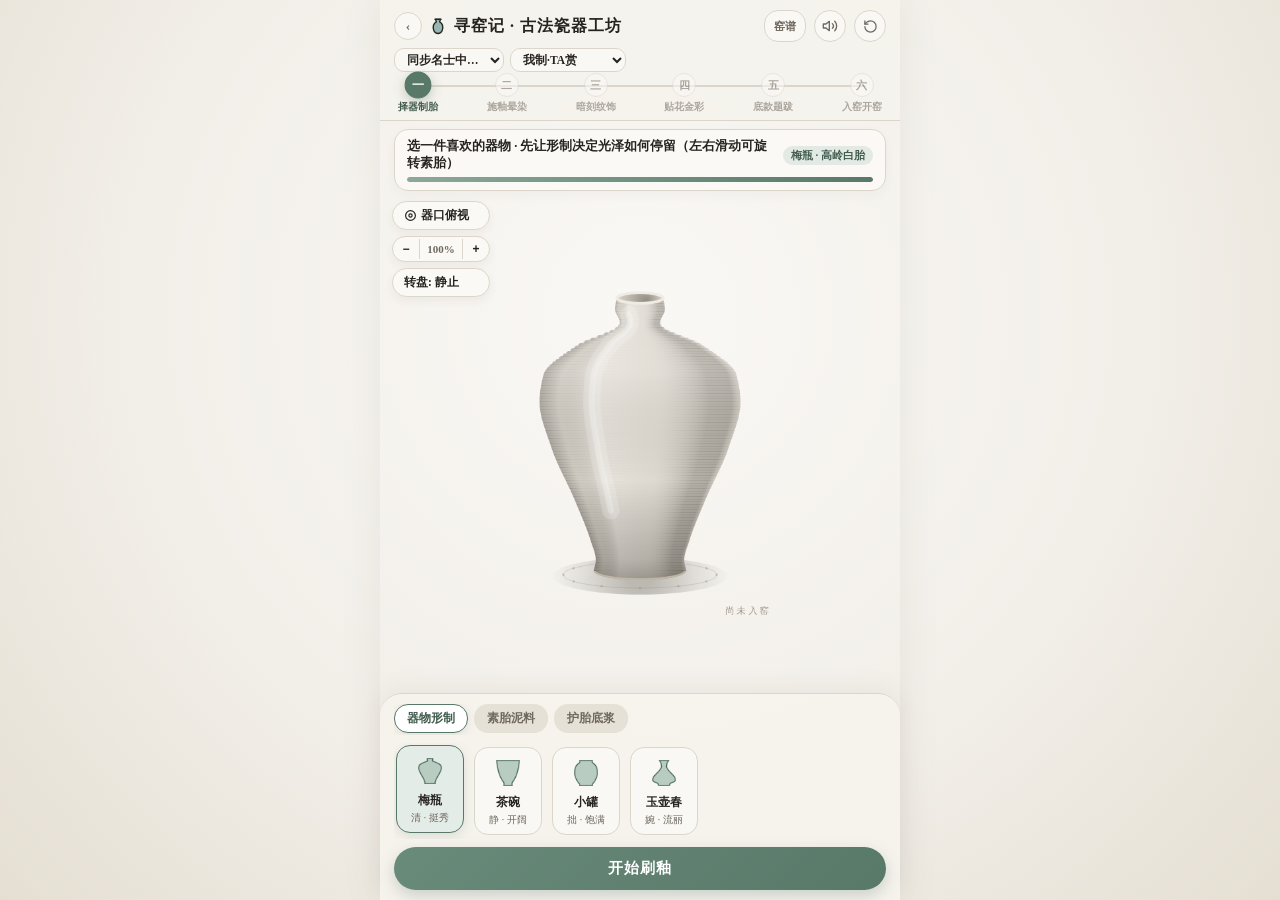
<file: 制造瓷器.html>
<!DOCTYPE html>
<html lang="zh-CN">

<head>
  <meta charset="UTF-8">
  <meta name="viewport"
    content="width=device-width, initial-scale=1.0, maximum-scale=1.0, user-scalable=no, viewport-fit=cover">
  <title>寻窑记 · 古法瓷器施釉与窑变工坊</title>
  <style>
    :root {
      --bg-cream: #F2EFE9;
      --bg-peach: #E5DFD3;
      --panel-bg: rgba(247, 244, 238, 0.96);
      --brown-dark: #26231F;
      --brown-mid: #6E685F;
      --brown-light: #A39C91;
      --accent-coral: #587868;
      --accent-coral-dark: #425D4F;
      --accent-gold: #B88B4A;
      --accent-green: #587868;
      --border-warm: #DCD6CA;
      --shadow-warm: 0 8px 24px rgba(60, 52, 42, 0.10);
    }

    * {
      box-sizing: border-box;
      margin: 0;
      padding: 0;
      user-select: none;
      -webkit-user-select: none;
      -webkit-touch-callout: none;
      -webkit-tap-highlight-color: transparent;
    }

    html,
    body {
      width: 100%;
      height: 100%;
      height: 100dvh;
      overflow: hidden;
      background: radial-gradient(circle at 50% 35%, #FAF8F5 0%, var(--bg-cream) 58%, var(--bg-peach) 100%);
      font-family: "Songti SC", "STSong", "Noto Serif SC", -apple-system, BlinkMacSystemFont, "PingFang SC", serif;
      color: var(--brown-dark);
    }

    #app {
      display: flex;
      flex-direction: column;
      width: 100%;
      max-width: 520px;
      height: 100%;
      margin: 0 auto;
      position: relative;
      box-shadow: 0 0 40px rgba(60, 52, 42, 0.08);
    }

    .top-header {
      flex-shrink: 0;
      padding: 10px 14px 6px;
      background: rgba(246, 243, 237, 0.90);
      backdrop-filter: blur(8px);
      border-bottom: 1px solid var(--border-warm);
      z-index: 20;
    }

    .header-row {
      display: flex;
      align-items: center;
      justify-content: space-between;
      margin-bottom: 6px;
    }

    .brand-title {
      font-size: 16px;
      font-weight: 700;
      color: var(--brown-dark);
      letter-spacing: 1px;
      display: flex;
      align-items: center;
      gap: 6px;
    }

    .header-actions {
      display: flex;
      gap: 8px;
    }

    .icon-btn {
      width: 32px;
      height: 32px;
      border-radius: 50%;
      border: 1px solid var(--border-warm);
      background: #FAF8F4;
      color: var(--brown-mid);
      display: flex;
      align-items: center;
      justify-content: center;
      cursor: pointer;
      transition: all 0.2s;
      font-family: inherit;
    }

    .icon-btn:active {
      transform: scale(0.92);
      background: var(--bg-cream);
    }

    .stepper {
      display: flex;
      justify-content: space-between;
      align-items: center;
      position: relative;
      padding: 0 4px;
    }

    .stepper::before {
      content: '';
      position: absolute;
      top: 12px;
      left: 20px;
      right: 20px;
      height: 1.5px;
      background: var(--border-warm);
      z-index: 0;
    }

    .step-item {
      position: relative;
      z-index: 1;
      display: flex;
      flex-direction: column;
      align-items: center;
      gap: 3px;
      cursor: pointer;
      opacity: 0.55;
      transition: all 0.25s;
    }

    .step-item.active,
    .step-item.done {
      opacity: 1;
    }

    .step-dot {
      width: 24px;
      height: 24px;
      border-radius: 50%;
      background: #FAF8F4;
      border: 1.8px solid var(--border-warm);
      display: flex;
      align-items: center;
      justify-content: center;
      font-size: 11px;
      font-weight: 700;
      color: var(--brown-mid);
      transition: all 0.25s;
    }

    .step-item.active .step-dot {
      background: var(--accent-coral);
      border-color: var(--accent-coral);
      color: #FFF;
      transform: scale(1.12);
      box-shadow: 0 3px 10px rgba(88, 120, 104, 0.35);
    }

    .step-item.done .step-dot {
      background: var(--accent-gold);
      border-color: var(--accent-gold);
      color: #FFF;
    }

    .step-label {
      font-size: 10px;
      font-weight: 600;
      color: var(--brown-mid);
    }

    .step-item.active .step-label {
      color: var(--accent-coral-dark);
      font-weight: 700;
    }

    .prompt-bar {
      flex-shrink: 0;
      margin: 8px 14px 0;
      padding: 8px 12px;
      background: rgba(252, 250, 246, 0.88);
      border: 1px solid var(--border-warm);
      border-radius: 14px;
      box-shadow: 0 4px 12px rgba(60, 52, 42, 0.04);
      display: flex;
      flex-direction: column;
      gap: 5px;
      z-index: 15;
    }

    .prompt-top {
      display: flex;
      justify-content: space-between;
      align-items: center;
      font-size: 12.5px;
      font-weight: 600;
      color: var(--brown-dark);
      gap: 8px;
    }

    .prompt-badge {
      font-size: 11px;
      padding: 2px 8px;
      border-radius: 10px;
      background: #E3EAE5;
      color: var(--accent-coral-dark);
      font-weight: 700;
      white-space: nowrap;
    }

    .progress-track {
      width: 100%;
      height: 5px;
      background: #E5E0D6;
      border-radius: 4px;
      overflow: hidden;
    }

    .progress-fill {
      height: 100%;
      width: 0%;
      background: linear-gradient(90deg, #8BA899, var(--accent-coral));
      border-radius: 4px;
      transition: width 0.15s ease-out;
    }

    .stage-wrap {
      flex: 1 1 0;
      min-height: 0;
      position: relative;
      display: flex;
      align-items: center;
      justify-content: center;
      overflow: hidden;
    }

    #cakeCanvas {
      max-width: 100%;
      max-height: 100%;
      width: auto;
      height: auto;
      aspect-ratio: 720 / 760;
      touch-action: none;
      display: block;
    }

    .stage-floating-tools {
      position: absolute;
      top: 8px;
      right: 10px;
      max-height: calc(100% - 14px);
      overflow-y: auto;
      scrollbar-width: none;
      display: flex;
      flex-direction: column;
      gap: 5px;
      z-index: 12;
      align-items: flex-end;
      padding-bottom: 4px;
    }

    .stage-floating-tools::-webkit-scrollbar {
      display: none;
    }

    .stage-camera-controls {
      position: absolute;
      top: 10px;
      left: 12px;
      display: flex;
      flex-direction: column;
      gap: 6px;
      z-index: 12;
    }

    .zoom-group {
      display: flex;
      align-items: center;
      background: rgba(252, 250, 246, 0.92);
      border: 1px solid var(--border-warm);
      border-radius: 18px;
      box-shadow: 0 4px 10px rgba(60, 52, 42, 0.06);
      overflow: hidden;
    }

    .zoom-btn {
      border: none;
      background: transparent;
      color: var(--brown-dark);
      font-size: 12px;
      font-weight: 700;
      padding: 5px 8px;
      cursor: pointer;
      min-width: 26px;
      display: flex;
      align-items: center;
      justify-content: center;
    }

    .zoom-btn:active {
      background: var(--bg-cream);
    }

    .zoom-readout {
      font-size: 11px;
      font-weight: 700;
      color: var(--brown-mid);
      padding: 4px 6px;
      border-left: 1px solid var(--border-warm);
      border-right: 1px solid var(--border-warm);
      cursor: pointer;
      min-width: 44px;
      text-align: center;
    }

    .float-pill {
      display: flex;
      align-items: center;
      gap: 4px;
      padding: 6px 11px;
      border-radius: 18px;
      background: rgba(252, 250, 246, 0.92);
      border: 1px solid var(--border-warm);
      box-shadow: 0 4px 10px rgba(60, 52, 42, 0.06);
      font-size: 11.5px;
      font-weight: 600;
      color: var(--brown-dark);
      cursor: pointer;
      transition: all 0.2s;
      font-family: inherit;
    }

    .float-pill:active {
      transform: scale(0.94);
    }

    .float-pill.active {
      background: var(--accent-coral);
      color: #FFF;
      border-color: var(--accent-coral);
    }

    /* 紧凑 2×2 刷具盒浮窗（移动端完整显示全部四支刷子，不被底部裁切） */
    .brush-rack {
      background: rgba(250, 248, 243, 0.94);
      border: 1px solid var(--border-warm);
      border-radius: 14px;
      padding: 6px 6px;
      display: grid;
      grid-template-columns: repeat(2, auto);
      justify-items: center;
      gap: 4px 5px;
      box-shadow: 0 4px 14px rgba(60, 52, 42, 0.07);
    }

    .brush-rack-title {
      grid-column: 1 / -1;
      font-size: 10px;
      color: var(--brown-light);
      font-weight: 700;
      text-align: center;
      line-height: 1.2;
    }

    .brush-item {
      display: flex;
      flex-direction: column;
      align-items: center;
      gap: 1.5px;
      cursor: pointer;
      padding: 2px 3px;
      border-radius: 9px;
      transition: all 0.2s;
    }

    .brush-item-circle {
      width: 26px;
      height: 26px;
      border-radius: 50%;
      border: 1.5px solid var(--border-warm);
      background: #FFF;
      display: flex;
      align-items: center;
      justify-content: center;
      transition: all 0.2s;
    }

    .brush-item.active .brush-item-circle {
      border-color: var(--accent-coral);
      background: #E3ECE6;
      box-shadow: 0 0 0 2px rgba(88, 120, 104, 0.2);
    }

    .brush-item-name {
      font-size: 10px;
      font-weight: 700;
      color: var(--brown-dark);
    }

    .brush-item-sub {
      font-size: 8.5px;
      color: var(--brown-light);
    }

    .selection-toolbar {
      position: absolute;
      bottom: 10px;
      left: 50%;
      transform: translateX(-50%);
      background: rgba(252, 250, 246, 0.96);
      border: 1px solid var(--border-warm);
      border-radius: 22px;
      padding: 5px 10px;
      display: flex;
      align-items: center;
      gap: 8px;
      box-shadow: 0 6px 18px rgba(60, 52, 42, 0.14);
      z-index: 15;
    }

    .sel-btn {
      padding: 5px 10px;
      border-radius: 14px;
      border: 1px solid var(--border-warm);
      background: #FFF;
      font-size: 11px;
      font-weight: 600;
      color: var(--brown-dark);
      cursor: pointer;
      font-family: inherit;
    }

    .sel-btn.danger {
      color: #B83B2A;
      border-color: #E8C5BE;
      background: #FFF5F3;
    }

    .bottom-dock {
      flex-shrink: 0;
      background: var(--panel-bg);
      border-top: 1px solid var(--border-warm);
      border-radius: 22px 22px 0 0;
      padding: 10px 14px calc(10px + env(safe-area-inset-bottom));
      box-shadow: 0 -6px 24px rgba(60, 52, 42, 0.06);
      z-index: 20;
      display: flex;
      flex-direction: column;
      gap: 8px;
    }

    .sub-tabs {
      display: flex;
      gap: 6px;
      overflow-x: auto;
      padding-bottom: 2px;
      scrollbar-width: none;
    }

    .sub-tabs::-webkit-scrollbar {
      display: none;
    }

    .sub-tab {
      padding: 5px 12px;
      border-radius: 14px;
      background: #E6E1D7;
      color: var(--brown-mid);
      font-size: 12px;
      font-weight: 600;
      white-space: nowrap;
      cursor: pointer;
      border: 1px solid transparent;
      transition: all 0.2s;
    }

    .sub-tab.active {
      background: #FFF;
      color: var(--accent-coral-dark);
      border-color: var(--accent-coral);
      box-shadow: 0 2px 8px rgba(88, 120, 104, 0.15);
    }

    .options-scroll {
      display: flex;
      gap: 10px;
      overflow-x: auto;
      padding: 4px 2px;
      scrollbar-width: none;
      min-height: 68px;
      align-items: center;
    }

    .options-scroll::-webkit-scrollbar {
      display: none;
    }

    .option-card {
      flex: 0 0 auto;
      min-width: 68px;
      padding: 7px 9px;
      border-radius: 14px;
      background: #FAF8F4;
      border: 1.8px solid var(--border-warm);
      display: flex;
      flex-direction: column;
      align-items: center;
      gap: 4px;
      cursor: pointer;
      transition: all 0.2s;
    }

    .option-card.active {
      border-color: var(--accent-coral);
      background: #E4ECE7;
      transform: translateY(-2px);
      box-shadow: 0 4px 12px rgba(88, 120, 104, 0.16);
    }

    .swatch-circle {
      width: 32px;
      height: 32px;
      border-radius: 50%;
      border: 2px solid rgba(255, 255, 255, 0.92);
      box-shadow: 0 2px 6px rgba(0, 0, 0, 0.12);
      position: relative;
    }

    .option-thumb {
      width: 36px;
      height: 36px;
      display: flex;
      align-items: center;
      justify-content: center;
    }

    .option-name {
      font-size: 11.5px;
      font-weight: 700;
      color: var(--brown-dark);
      white-space: nowrap;
    }

    .option-sub {
      font-size: 9.5px;
      color: var(--brown-mid);
      white-space: nowrap;
    }

    .dock-footer {
      display: flex;
      gap: 10px;
      align-items: center;
    }

    .btn-secondary {
      padding: 11px 16px;
      border-radius: 22px;
      border: 1.5px solid var(--border-warm);
      background: #FAF8F4;
      color: var(--brown-mid);
      font-size: 13.5px;
      font-weight: 700;
      cursor: pointer;
      white-space: nowrap;
      font-family: inherit;
    }

    .btn-primary {
      flex: 1;
      padding: 12px 18px;
      border-radius: 24px;
      border: none;
      background: linear-gradient(135deg, #698B7A 0%, var(--accent-coral) 100%);
      color: #FFF;
      font-size: 14.5px;
      font-weight: 700;
      cursor: pointer;
      font-family: inherit;
      letter-spacing: 1px;
      box-shadow: 0 6px 16px rgba(88, 120, 104, 0.28);
      display: flex;
      align-items: center;
      justify-content: center;
      gap: 6px;
      transition: all 0.2s;
    }

    .btn-primary:active {
      transform: scale(0.98);
    }

    .modal-overlay {
      position: fixed;
      inset: 0;
      background: rgba(38, 35, 31, 0.48);
      backdrop-filter: blur(4px);
      z-index: 50;
      display: none;
      align-items: center;
      justify-content: center;
      padding: 16px;
    }

    .modal-overlay.show {
      display: flex;
    }

    .card-modal {
      width: 100%;
      max-width: 420px;
      background: #FAF8F4;
      border-radius: 24px;
      border: 2px solid var(--border-warm);
      padding: 16px;
      box-shadow: 0 20px 50px rgba(38, 35, 31, 0.28);
      display: flex;
      flex-direction: column;
      gap: 12px;
      max-height: 92dvh;
      overflow-y: auto;
    }

    .card-preview-box {
      border-radius: 16px;
      padding: 16px;
      position: relative;
      transition: all 0.3s;
      border: 2px solid #CFC6B6;
      background: #F5F2EB;
      box-shadow: inset 0 0 0 4px rgba(255, 255, 255, 0.6);
    }

    .card-theme-0 {
      background: linear-gradient(145deg, #F5F7F5 0%, #E0E8E3 100%);
      border-color: #96B0A2;
    }

    .card-theme-1 {
      background: linear-gradient(145deg, #FFFDF8 0%, #F2E8D5 100%);
      border-color: #D4BC94;
    }

    .card-theme-2 {
      background: linear-gradient(145deg, #F7F3F8 0%, #E6DDEC 100%);
      border-color: #B5A3C2;
    }

    .card-theme-3 {
      background: linear-gradient(145deg, #FBF5F2 0%, #F0DCD4 100%);
      border-color: #CFA093;
    }

    .card-input-group {
      display: flex;
      flex-direction: column;
      gap: 8px;
    }

    .card-input,
    .card-textarea {
      width: 100%;
      border: 1px solid rgba(110, 104, 95, 0.28);
      background: rgba(255, 255, 255, 0.82);
      border-radius: 10px;
      padding: 8px 10px;
      font-size: 13px;
      color: var(--brown-dark);
      font-family: inherit;
      outline: none;
    }

    .card-textarea {
      resize: none;
      height: 64px;
      line-height: 1.5;
    }

    .preset-chips {
      display: flex;
      gap: 6px;
      overflow-x: auto;
      padding-bottom: 2px;
      scrollbar-width: none;
    }

    .preset-chips::-webkit-scrollbar {
      display: none;
    }

    .preset-chip {
      padding: 4px 10px;
      border-radius: 12px;
      background: #E6E1D7;
      color: var(--brown-mid);
      font-size: 11px;
      font-weight: 600;
      white-space: nowrap;
      cursor: pointer;
    }

    .sig-pad-wrap {
      margin-top: 4px;
      border: 1px dashed var(--brown-light);
      border-radius: 10px;
      background: rgba(255, 255, 255, 0.72);
      position: relative;
      height: 76px;
      overflow: hidden;
    }

    #sigCanvas {
      width: 100%;
      height: 100%;
      touch-action: none;
      display: block;
    }

    .sig-hint {
      position: absolute;
      top: 6px;
      left: 8px;
      font-size: 10.5px;
      color: var(--brown-light);
      pointer-events: none;
    }

    .sig-clear {
      position: absolute;
      top: 5px;
      right: 6px;
      font-size: 10.5px;
      padding: 2px 7px;
      border-radius: 8px;
      background: #FFF;
      border: 1px solid var(--border-warm);
      color: var(--brown-mid);
      cursor: pointer;
    }

    .poster-img {
      width: 100%;
      border-radius: 16px;
      border: 2px solid var(--border-warm);
      box-shadow: 0 8px 25px rgba(38, 35, 31, 0.15);
    }

    .hidden {
      display: none !important;
    }

    @media (max-height: 740px) {
      .top-header {
        padding: 6px 12px 4px;
      }

      .header-row {
        margin-bottom: 4px;
      }

      .prompt-bar {
        margin: 5px 10px 0;
        padding: 6px 10px;
        gap: 4px;
      }

      .prompt-top {
        font-size: 11.5px;
      }

      .bottom-dock {
        padding: 8px 12px calc(8px + env(safe-area-inset-bottom));
        gap: 6px;
        border-radius: 18px 18px 0 0;
      }

      .options-scroll {
        min-height: 54px;
        padding: 2px;
        gap: 8px;
      }

      .option-card {
        min-width: 58px;
        padding: 5px 6px;
        gap: 3px;
      }

      .swatch-circle {
        width: 24px;
        height: 24px;
      }

      .option-thumb {
        width: 30px;
        height: 30px;
      }

      .btn-primary,
      .btn-secondary {
        padding: 9px 14px;
        font-size: 13px;
      }
    }

    /* ===== 传讯名士共创桥接样式 ===== */
    .coop-bar {
      display: flex;
      align-items: center;
      gap: 6px;
      margin-top: 6px;
      flex-wrap: nowrap;
      overflow-x: auto;
      scrollbar-width: none;
      padding-bottom: 1px;
    }

    .coop-bar::-webkit-scrollbar {
      display: none;
    }

    .coop-select {
      flex: 0 0 auto;
      max-width: 112px;
      padding: 4px 8px;
      border-radius: 10px;
      border: 1px solid var(--border-warm);
      background: #FAF8F4;
      color: var(--brown-dark);
      font-size: 11.5px;
      font-weight: 700;
      font-family: inherit;
      outline: none;
    }

    .coop-btn {
      flex: 0 0 auto;
      padding: 4px 10px;
      border-radius: 10px;
      border: 1px solid #96B0A2;
      background: linear-gradient(135deg, #F4F7F5 0%, #E0EAE4 100%);
      color: #3A5447;
      font-size: 11.5px;
      font-weight: 700;
      font-family: inherit;
      cursor: pointer;
      white-space: nowrap;
    }

    .coop-btn.primary {
      background: linear-gradient(135deg, #698B7A 0%, #425D4F 100%);
      color: #FFF;
      border-color: #425D4F;
    }

    .coop-speaker-pill {
      position: absolute;
      left: 8px;
      bottom: 8px;
      z-index: 18;
      display: none;
      align-items: center;
      gap: 4px;
      padding: 5px 10px;
      border-radius: 999px;
      border: 1px solid #96B0A2;
      background: rgba(248, 250, 248, 0.94);
      color: #3A5447;
      box-shadow: 0 4px 12px rgba(45, 58, 50, 0.14);
      font-size: 11px;
      font-weight: 700;
      cursor: pointer;
      white-space: nowrap;
    }

    .coop-speaker-pill.show {
      display: inline-flex;
    }

    .coop-bubble {
      position: absolute;
      left: 10px;
      right: 10px;
      bottom: 10px;
      z-index: 19;
      background: rgba(250, 248, 244, 0.97);
      border: 1.5px solid #96B0A2;
      border-radius: 16px;
      padding: 10px 12px;
      box-shadow: 0 10px 26px rgba(45, 58, 50, 0.22);
      display: none;
      flex-direction: column;
      gap: 6px;
    }

    .coop-bubble.show {
      display: flex;
    }

    .poster-view-tabs {
      display: none;
      width: 100%;
      background: #E6E1D7;
      border-radius: 12px;
      padding: 3px;
      gap: 4px;
    }

    .poster-view-tabs.show {
      display: flex;
    }

    .poster-tab-btn {
      flex: 1;
      border: none;
      border-radius: 9px;
      padding: 6px 8px;
      background: transparent;
      color: var(--brown-mid);
      font-size: 12px;
      font-weight: 700;
      font-family: inherit;
      cursor: pointer;
    }

    .poster-tab-btn.active {
      background: #FAF8F4;
      color: var(--accent-coral-dark);
      box-shadow: 0 2px 6px rgba(60, 52, 42, 0.12);
    }

    .poster-notes-page {
      display: none;
      width: 100%;
      max-height: 360px;
      overflow-y: auto;
      background: #F4F1EA;
      border: 1.5px solid var(--border-warm);
      border-radius: 14px;
      padding: 10px;
      flex-direction: column;
      gap: 8px;
    }

    .poster-notes-page.show {
      display: flex;
    }

    .poster-note-item {
      background: #FAF8F4;
      border: 1px solid #DFD9CE;
      border-radius: 11px;
      padding: 8px 10px;
    }

    .poster-review-box {
      width: 100%;
      background: #F2F6F3;
      border: 1.5px solid #B6C9BE;
      border-radius: 13px;
      padding: 10px 12px;
      font-size: 12.5px;
      line-height: 1.65;
      color: var(--brown-dark);
    }

    .history-list {
      width: 100%;
      display: flex;
      flex-direction: column;
      gap: 10px;
      max-height: 62dvh;
      overflow-y: auto;
    }

    .history-card {
      display: flex;
      gap: 10px;
      align-items: center;
      background: #F5F2EB;
      border: 1.5px solid var(--border-warm);
      border-radius: 14px;
      padding: 9px;
    }

    .history-thumb {
      width: 58px;
      height: 76px;
      object-fit: cover;
      border-radius: 9px;
      border: 1px solid var(--border-warm);
      flex-shrink: 0;
    }
  </style>
</head>

<body>

  <div id="app">
    <!-- 顶部导航 -->
    <header class="top-header">
      <div class="header-row">
        <div class="brand-title">
          <button class="icon-btn" id="backToWorkshopBtn" title="返回择坊"
            style="width:28px;height:28px;font-size:13px;font-weight:800;">‹</button>
          <svg width="20" height="20" viewBox="0 0 24 24" fill="none">
            <path d="M9 4H15L14 7C17.5 9 18.5 13 17 17.5C16 20 14.5 21 12 21C9.5 21 8 20 7 17.5C5.5 13 6.5 9 10 7L9 4Z"
              fill="#97B8B2" stroke="#26231F" stroke-width="1.6" stroke-linejoin="round" />
            <path d="M8.5 4H15.5" stroke="#26231F" stroke-width="1.8" stroke-linecap="round" />
          </svg>
          <span>寻窑记 · 古法瓷器工坊</span>
        </div>
        <div class="header-actions">
          <button class="icon-btn" id="openHistoryBtn" title="博古架窑谱"
            style="width:auto;padding:0 9px;border-radius:14px;font-size:11px;font-weight:700;">窑谱</button>
          <button class="icon-btn" id="soundToggleBtn" title="雅乐开关">
            <svg width="16" height="16" viewBox="0 0 24 24" fill="none" stroke="currentColor" stroke-width="2"
              stroke-linecap="round" stroke-linejoin="round">
              <polygon points="11 5 6 9 2 9 2 15 6 15 11 19 11 5"></polygon>
              <path d="M15.54 8.46a5 5 0 0 1 0 7.07"></path>
              <path d="M19.07 4.93a10 10 0 0 1 0 14.14"></path>
            </svg>
          </button>
          <button class="icon-btn" id="resetGameBtn" title="重新制胎">
            <svg width="15" height="15" viewBox="0 0 24 24" fill="none" stroke="currentColor" stroke-width="2"
              stroke-linecap="round" stroke-linejoin="round">
              <path d="M3 12a9 9 0 1 0 9-9 9.75 9.75 0 0 0-6.74 2.74L3 8"></path>
              <path d="M3 3v5h5"></path>
            </svg>
          </button>
        </div>
      </div>

      <div class="coop-bar" id="coopBar">
        <select class="coop-select" id="coopCharSelect">
          <option value="">同步名士中…</option>
        </select>
        <select class="coop-select" id="coopModeSelect" style="max-width:116px;">
          <option value="user_make_char_eat">我制·TA赏</option>
          <option value="relay_coop">你一笔·TA一笔</option>
          <option value="char_make_user_eat">TA制·我赏</option>
        </select>
        <button class="coop-btn" id="coopSwapTurnBtn" style="display:none;">我先手</button>
        <button class="coop-btn primary" id="coopActionBtn" style="display:none;">请TA制瓷</button>
      </div>

      <div class="stepper" id="stepperBar">
        <div class="step-item active" data-step="0">
          <div class="step-dot">一</div><span class="step-label">择器制胎</span>
        </div>
        <div class="step-item" data-step="1">
          <div class="step-dot">二</div><span class="step-label">施釉晕染</span>
        </div>
        <div class="step-item" data-step="2">
          <div class="step-dot">三</div><span class="step-label">暗刻纹饰</span>
        </div>
        <div class="step-item" data-step="3">
          <div class="step-dot">四</div><span class="step-label">贴花金彩</span>
        </div>
        <div class="step-item" data-step="4">
          <div class="step-dot">五</div><span class="step-label">底款题跋</span>
        </div>
        <div class="step-item" data-step="5">
          <div class="step-dot">六</div><span class="step-label">入窑开窑</span>
        </div>
      </div>
    </header>

    <!-- 动态操作提示与进度 -->
    <div class="prompt-bar" id="promptBar">
      <div class="prompt-top">
        <span id="promptText">选一件喜欢的器物 · 先让形制决定光泽如何停留</span>
        <span class="prompt-badge" id="promptBadge">制釉 · 01</span>
      </div>
      <div class="progress-track" id="progressTrack">
        <div class="progress-fill" id="progressFill"></div>
      </div>
    </div>

    <!-- 主画布舞台 -->
    <div class="stage-wrap">
      <canvas id="cakeCanvas" width="720" height="760"></canvas>

      <!-- 左上角视角切换与缩放控件 -->
      <div class="stage-camera-controls" id="cameraControls">
        <button class="float-pill" id="viewModeBtn" title="切换器身平视/碗心器口俯视">
          <svg width="13" height="13" viewBox="0 0 24 24" fill="none" stroke="currentColor" stroke-width="2.2"
            stroke-linecap="round" stroke-linejoin="round">
            <circle cx="12" cy="12" r="9"></circle>
            <circle cx="12" cy="12" r="3"></circle>
          </svg>
          <span id="viewModeLabel">器口俯视</span>
        </button>
        <div class="zoom-group">
          <button class="zoom-btn" id="zoomOutBtn" title="缩小">−</button>
          <span class="zoom-readout" id="zoomResetBtn" title="点击复位 100%">100%</span>
          <button class="zoom-btn" id="zoomInBtn" title="放大">+</button>
        </div>
        <button class="float-pill" id="wheelSpinBtn" title="开启或停止辘轳转盘旋转">
          <span id="wheelSpinLabel">转盘: 静止</span>
        </button>
      </div>

      <!-- 右侧浮动快捷工具与视频同款刷具架 -->
      <div class="stage-floating-tools" id="floatingTools"></div>

      <!-- 选中贴花/装饰时的微调栏 -->
      <div class="selection-toolbar hidden" id="selectionToolbar">
        <button class="sel-btn" id="btnScaleUp">放大</button>
        <button class="sel-btn" id="btnScaleDown">缩小</button>
        <button class="sel-btn" id="btnRotate">旋转</button>
        <button class="sel-btn danger" id="btnDeleteDeco">移除</button>
      </div>

      <!-- 名士说话小胶囊 -->
      <button class="coop-speaker-pill" id="coopSpeakerPill" type="button">
        <span id="coopPillName">名士</span>
        <span style="font-size:10px;opacity:0.75;" id="coopPillPreview">▸</span>
      </button>

      <!-- 展开后的名士发言卡片 -->
      <div class="coop-bubble" id="coopBubble">
        <div style="display:flex;justify-content:space-between;align-items:center;gap:6px;">
          <div style="display:flex;align-items:center;gap:6px;">
            <span style="font-size:12.5px;font-weight:800;color:#425D4F;" id="coopBubbleName">名士</span>
            <span
              style="font-size:10.5px;padding:1px 7px;border-radius:999px;background:#E2EAE5;color:#3A5447;font-weight:700;"
              id="coopBubbleTag">制瓷中</span>
          </div>
          <button type="button" id="coopBubbleCollapseBtn"
            style="border:none;background:transparent;color:#6E685F;font-size:11.5px;font-weight:700;cursor:pointer;">收起
            ▾</button>
        </div>
        <div id="coopBubbleText" style="font-size:12.5px;line-height:1.6;color:#26231F;"></div>
        <div id="coopBubbleActions" style="display:none;gap:8px;margin-top:2px;">
          <button type="button" class="coop-btn primary" id="coopNextStepBtn"
            style="flex:1;padding:6px 10px;">看下一步</button>
          <button type="button" class="coop-btn" id="coopSkipAnimBtn" style="padding:6px 10px;">直达开窑</button>
        </div>
      </div>
    </div>

    <!-- 底部操作面板 -->
    <div class="bottom-dock" id="bottomDock">
      <div class="sub-tabs" id="subTabs"></div>
      <div class="options-scroll" id="optionsScroll"></div>
      <div class="dock-footer">
        <button class="btn-secondary hidden" id="prevStepBtn">上一步</button>
        <button class="btn-primary" id="nextStepBtn">
          <span id="nextStepText">开始刷釉</span>
        </button>
      </div>
    </div>
  </div>

  <!-- 器底篆刻底款与木匣题跋弹窗 -->
  <div class="modal-overlay" id="cardModal">
    <div class="card-modal">
      <div style="display:flex;justify-content:space-between;align-items:center;">
        <h3 style="font-size:16px;color:var(--brown-dark);">器底篆刻 · 锦匣题跋</h3>
        <button class="icon-btn" id="closeCardModalBtn">
          <svg width="14" height="14" viewBox="0 0 24 24" fill="none" stroke="currentColor" stroke-width="2.5">
            <path d="M18 6L6 18M6 6l12 12" />
          </svg>
        </button>
      </div>

      <div class="sub-tabs" id="cardThemeTabs">
        <div class="sub-tab active" data-theme="0">天青宋锦笺</div>
        <div class="sub-tab" data-theme="1">宣麻古纸笺</div>
        <div class="sub-tab" data-theme="2">暮山紫绫笺</div>
        <div class="sub-tab" data-theme="3">洒金绯红笺</div>
      </div>

      <div class="card-preview-box card-theme-0" id="cardPreviewBox">
        <div class="card-input-group">
          <input type="text" class="card-input" id="cardToInput" maxlength="18" placeholder="致：赏瓷知音" value="致：清赏知音">
          <textarea class="card-textarea" id="cardBodyInput" maxlength="60"
            placeholder="题写器物木匣铭文...">雨过天青云破处，这般颜色做将来。愿此器伴君朝夕。</textarea>
          <input type="text" class="card-input" id="cardPlacaInput" maxlength="10" placeholder="器底朱文底款刻字（最多6字）"
            value="奉华清赏">
        </div>
        <div class="sig-pad-wrap">
          <span class="sig-hint">在此处用手指挥毫落款或画一枚窑印（支持毛笔粗细压感）</span>
          <button class="sig-clear" id="clearSigBtn">重书</button>
          <canvas id="sigCanvas" width="340" height="76"></canvas>
        </div>
      </div>

      <div class="preset-chips" id="presetChips">
        <span class="preset-chip" data-msg="雨过天青云破处，这般颜色做将来。愿此器伴君朝夕。" data-plaque="奉华清赏">天青汝意</span>
        <span class="preset-chip" data-msg="入窑一色，出窑万彩。此件只发生一次，赠予唯一之人。" data-plaque="钧天万彩">钧霞窑变</span>
        <span class="preset-chip" data-msg="松柴落灰自然成釉，历烈火而温润如玉，岁岁平安。" data-plaque="松风自然">柴烧落灰</span>
        <span class="preset-chip" data-msg="千峰翠色，清影自成，愿君心境如瓷，澄明无尘。" data-plaque="千峰翠色">秘色清赏</span>
      </div>

      <button class="btn-primary" id="saveCardBtn">完成底款篆刻并入窑</button>
    </div>
  </div>

  <!-- 《名窑珍藏》成品鉴定海报弹窗 -->
  <div class="modal-overlay" id="posterModal">
    <div class="card-modal" style="align-items:center;">
      <div style="width:100%;display:flex;justify-content:space-between;align-items:center;">
        <h3 style="font-size:16px;color:var(--brown-dark);">这一件，只发生一次 · 窑变珍藏录</h3>
        <button class="icon-btn" id="closePosterModalBtn">
          <svg width="14" height="14" viewBox="0 0 24 24" fill="none" stroke="currentColor" stroke-width="2.5">
            <path d="M18 6L6 18M6 6l12 12" />
          </svg>
        </button>
      </div>

      <div class="poster-view-tabs" id="posterViewTabs">
        <button type="button" class="poster-tab-btn active" id="tabPosterImg">珍藏图录</button>
        <button type="button" class="poster-tab-btn" id="tabPosterNotes">TA 的施釉心意</button>
      </div>

      <img id="posterImage" class="poster-img" alt="瓷器珍藏图录">
      <div class="poster-notes-page" id="posterNotesPage"></div>

      <div class="poster-review-box" id="posterReviewBox" style="display:none;"></div>

      <div id="posterTasteRow" style="display:flex;width:100%;gap:8px;">
        <button type="button" class="btn-secondary" id="askCharTasteBtn"
          style="flex:1;padding:9px 12px;font-size:12.5px;border-color:#96B0A2;color:#3A5447;background:#F2F6F3;">请名士赏器品鉴</button>
      </div>

      <div id="posterUserFeedbackRow" style="display:none;width:100%;gap:6px;">
        <input type="text" class="card-input" id="userFeedbackInput" placeholder="赏完对TA说一句品评…"
          style="flex:1;font-size:12px;">
        <button type="button" class="coop-btn primary" id="sendUserFeedbackBtn" style="padding:7px 11px;">发给TA</button>
      </div>

      <div style="display:flex;gap:8px;width:100%;flex-wrap:wrap;">
        <button type="button" class="btn-secondary" id="saveBackpackBtn"
          style="flex:1;padding:9px 10px;font-size:12px;">收入行囊</button>
        <button type="button" class="btn-secondary" id="openForwardModalBtn"
          style="flex:1;padding:9px 10px;font-size:12px;">赠予传讯好友</button>
        <button type="button" class="btn-primary" id="downloadPosterBtn"
          style="flex:1.2;padding:9px 12px;font-size:12.5px;">保存成品</button>
      </div>
      <div id="posterActionToast"
        style="font-size:11.5px;color:#425D4F;font-weight:700;min-height:16px;text-align:center;"></div>
    </div>
  </div>

  <!-- 博古架窑谱历史回顾弹窗 -->
  <div class="modal-overlay" id="historyModal">
    <div class="card-modal">
      <div style="display:flex;justify-content:space-between;align-items:center;">
        <h3 style="font-size:15.5px;color:var(--brown-dark);">寻窑记 · 博古架窑谱</h3>
        <button class="icon-btn" id="closeHistoryModalBtn">
          <svg width="14" height="14" viewBox="0 0 24 24" fill="none" stroke="currentColor" stroke-width="2.5">
            <path d="M18 6L6 18M6 6l12 12" />
          </svg>
        </button>
      </div>
      <div class="history-list" id="historyList"></div>
    </div>
  </div>

  <!-- 转发给传讯好友弹窗 -->
  <div class="modal-overlay" id="forwardModal">
    <div class="card-modal">
      <div style="display:flex;justify-content:space-between;align-items:center;">
        <h3 style="font-size:15.5px;color:var(--brown-dark);">将窑变名瓷赠予好友</h3>
        <button class="icon-btn" id="closeForwardModalBtn">
          <svg width="14" height="14" viewBox="0 0 24 24" fill="none" stroke="currentColor" stroke-width="2.5">
            <path d="M18 6L6 18M6 6l12 12" />
          </svg>
        </button>
      </div>
      <select class="card-input" id="forwardCharSelect"></select>
      <input type="text" class="card-input" id="forwardNoteInput" maxlength="100" placeholder="可选：附带一句赠器题言…">
      <button type="button" class="btn-primary" id="confirmForwardBtn">确认赠出名瓷图录</button>
    </div>
  </div>

  <script>
    (() => {
      /* ============================================================================
       * 1. 陶瓷声学合成引擎 (Web Audio API：羊毫刷釉、清水晕染、窑火熊熊与开片清音)
       * ============================================================================ */
      class SoundEngine {
        constructor() {
          this.ctx = null;
          this.enabled = true;
          this.lastSwish = 0;
        }
        init() {
          if (!this.ctx) {
            const AudioCtx = window.AudioContext || window.webkitAudioContext;
            if (AudioCtx) this.ctx = new AudioCtx();
          }
          if (this.ctx && this.ctx.state === 'suspended') {
            this.ctx.resume();
          }
        }
        playPop(freq = 640) {
          if (!this.enabled) return;
          this.init();
          if (!this.ctx) return;
          const now = this.ctx.currentTime;
          const osc = this.ctx.createOscillator();
          const gain = this.ctx.createGain();
          osc.type = 'sine';
          osc.frequency.setValueAtTime(freq, now);
          osc.frequency.exponentialRampToValueAtTime(freq * 1.38, now + 0.08);
          gain.gain.setValueAtTime(0.11, now);
          gain.gain.exponentialRampToValueAtTime(0.001, now + 0.09);
          osc.connect(gain);
          gain.connect(this.ctx.destination);
          osc.start(now);
          osc.stop(now + 0.09);
        }
        playSwish() {
          if (!this.enabled) return;
          const nowMs = performance.now();
          if (nowMs - this.lastSwish < 85) return;
          this.lastSwish = nowMs;
          this.init();
          if (!this.ctx) return;
          const now = this.ctx.currentTime;
          const osc = this.ctx.createOscillator();
          const gain = this.ctx.createGain();
          osc.type = 'triangle';
          osc.frequency.setValueAtTime(210 + Math.random() * 70, now);
          osc.frequency.exponentialRampToValueAtTime(135, now + 0.07);
          gain.gain.setValueAtTime(0.035, now);
          gain.gain.exponentialRampToValueAtTime(0.001, now + 0.07);
          osc.connect(gain);
          gain.connect(this.ctx.destination);
          osc.start(now);
          osc.stop(now + 0.07);
        }
        playScrape(speed = 1) {
          if (!this.enabled) return;
          const nowMs = performance.now();
          if (nowMs - this.lastSwish < 70) return;
          this.lastSwish = nowMs;
          this.init();
          if (!this.ctx) return;
          const now = this.ctx.currentTime;
          const dur = 0.08;
          const sampleCount = Math.floor(this.ctx.sampleRate * dur);
          const buffer = this.ctx.createBuffer(1, sampleCount, this.ctx.sampleRate);
          const ch = buffer.getChannelData(0);
          for (let i = 0; i < sampleCount; i++) ch[i] = (Math.random() * 2 - 1) * 0.4;
          const src = this.ctx.createBufferSource();
          src.buffer = buffer;
          const filter = this.ctx.createBiquadFilter();
          filter.type = 'bandpass';
          filter.frequency.setValueAtTime(Math.max(380, Math.min(980, 460 + speed * 26)), now);
          const gain = this.ctx.createGain();
          gain.gain.setValueAtTime(0.032, now);
          gain.gain.exponentialRampToValueAtTime(0.001, now + dur);
          src.connect(filter);
          filter.connect(gain);
          gain.connect(this.ctx.destination);
          src.start(now);
          src.stop(now + dur);
        }
        // 陶艺刻刀划过素胎的清脆刻划沙沙声
        playCarve(speed = 1) {
          if (!this.enabled) return;
          const nowMs = performance.now();
          if (nowMs - this.lastSwish < 55) return;
          this.lastSwish = nowMs;
          this.init();
          if (!this.ctx) return;
          const now = this.ctx.currentTime;
          const dur = 0.065;
          const sampleCount = Math.floor(this.ctx.sampleRate * dur);
          const buffer = this.ctx.createBuffer(1, sampleCount, this.ctx.sampleRate);
          const ch = buffer.getChannelData(0);
          for (let i = 0; i < sampleCount; i++) ch[i] = (Math.random() * 2 - 1) * 0.55;
          const src = this.ctx.createBufferSource();
          src.buffer = buffer;
          const filter = this.ctx.createBiquadFilter();
          filter.type = 'bandpass';
          filter.Q.setValueAtTime(2.6, now);
          filter.frequency.setValueAtTime(Math.max(1200, Math.min(2600, 1450 + speed * 45)), now);
          const gain = this.ctx.createGain();
          gain.gain.setValueAtTime(0.045, now);
          gain.gain.exponentialRampToValueAtTime(0.001, now + dur);
          src.connect(filter);
          filter.connect(gain);
          gain.connect(this.ctx.destination);
          src.start(now);
          src.stop(now + dur);
        }
        // 开窑冷却时的冰裂开片天籁清音 ("叮——")
        playCracklePing() {
          if (!this.enabled) return;
          this.init();
          if (!this.ctx) return;
          const now = this.ctx.currentTime;
          const freq = 2350 + Math.random() * 850;
          const osc = this.ctx.createOscillator();
          const gain = this.ctx.createGain();
          osc.type = 'sine';
          osc.frequency.setValueAtTime(freq, now);
          osc.frequency.exponentialRampToValueAtTime(freq * 0.96, now + 0.45);
          gain.gain.setValueAtTime(0.08, now);
          gain.gain.exponentialRampToValueAtTime(0.0008, now + 0.45);
          osc.connect(gain);
          gain.connect(this.ctx.destination);
          osc.start(now);
          osc.stop(now + 0.46);
        }
        playChime() {
          if (!this.enabled) return;
          this.init();
          if (!this.ctx) return;
          const notes = [523.25, 587.33, 659.25, 783.99, 1046.5];
          notes.forEach((n, i) => {
            const now = this.ctx.currentTime + i * 0.075;
            const osc = this.ctx.createOscillator();
            const gain = this.ctx.createGain();
            osc.type = 'sine';
            osc.frequency.setValueAtTime(n, now);
            gain.gain.setValueAtTime(0.10, now);
            gain.gain.exponentialRampToValueAtTime(0.001, now + 0.38);
            osc.connect(gain);
            gain.connect(this.ctx.destination);
            osc.start(now);
            osc.stop(now + 0.4);
          });
        }
      }
      const sfx = new SoundEngine();

      /* ============================================================================
       * 2. 经典瓷器形制（旋转体母线参数）、胎土、矿物釉色与三大窑火配置
       * ============================================================================ */
      // 四款瓷器形制（1:1 对应视频中的 梅瓶、茶碗、小罐 + 玉壶春）
      const HAN_VESSELS = [
        {
          id: 'lacquer_ear',
          name: '梅瓶',
          subtitle: '清 · 挺秀',
          hasInnerOpening: false,
          topY: 162,
          botY: 575,
          maxRx: 152,
          footRimColor: '#D6CFC2',
          swatch: '#A9C2BA',
          // 旋转体母线控制点 [v(0瓶口~1圈足), 相对半径比]
          profile: [
            [0.00, 0.23], [0.04, 0.25], [0.09, 0.20], [0.17, 0.62],
            [0.28, 0.96], [0.38, 1.00], [0.55, 0.88], [0.74, 0.65],
            [0.89, 0.49], [0.96, 0.44], [1.00, 0.46]
          ]
        },
        {
          id: 'bronze_jian',
          name: '茶碗',
          subtitle: '静 · 开阔',
          hasInnerOpening: true,
          topY: 285,
          botY: 525,
          maxRx: 206,
          footRimColor: '#CFC7B8',
          swatch: '#B8CBC9',
          profile: [
            [0.00, 1.00], [0.16, 0.96], [0.36, 0.88], [0.58, 0.74],
            [0.78, 0.53], [0.90, 0.36], [0.94, 0.35], [1.00, 0.37]
          ]
        },
        {
          id: 'celadon_bowl',
          name: '小罐',
          subtitle: '拙 · 饱满',
          hasInnerOpening: true,
          topY: 228,
          botY: 548,
          maxRx: 174,
          footRimColor: '#D4CCC0',
          swatch: '#98B89E',
          profile: [
            [0.00, 0.56], [0.06, 0.54], [0.18, 0.82], [0.36, 0.98],
            [0.52, 1.00], [0.70, 0.90], [0.86, 0.72], [0.96, 0.56], [1.00, 0.57]
          ]
        },
        {
          id: 'jade_lotus',
          name: '玉壶春',
          subtitle: '婉 · 流丽',
          hasInnerOpening: false,
          topY: 168,
          botY: 575,
          maxRx: 156,
          footRimColor: '#DBD4C8',
          swatch: '#C5B0E0',
          profile: [
            [0.00, 0.40], [0.10, 0.27], [0.24, 0.22], [0.38, 0.38],
            [0.54, 0.70], [0.70, 0.97], [0.81, 1.00], [0.93, 0.52], [1.00, 0.47]
          ]
        }
      ];

      // 四款素胎泥料（对应 SPONGE_FLAVORS）
      const SPONGE_FLAVORS = [
        { id: 'pure_snow', name: '高岭白胎', top: '#F0ECE3', sideTop: '#E8E3D9', sideBot: '#D6CFC2', crust: '#BFB6A6', crumb: '#FAF8F4' },
        { id: 'milk_curd', name: '汝州香灰胎', top: '#E6E1D6', sideTop: '#DCD6C8', sideBot: '#C7BFB0', crust: '#ABA292', crumb: '#F2EFE9' },
        { id: 'green_plum', name: '龙泉青灰胎', top: '#E1E5DF', sideTop: '#D2D8D0', sideBot: '#B8C0B5', crust: '#9AA397', crumb: '#EEF2EC' },
        { id: 'hibiscus', name: '建阳紫金胎', top: '#8C7A70', sideTop: '#736259', sideBot: '#574840', crust: '#3D312B', crumb: '#A69388' }
      ];

      // 胎底化妆土与护胎釉（兼容 Step 0 夹心数据结构）
      const FILLING_CREAMS = [
        { id: 'red_bean', name: '羊脂白化妆土', cream: '#FAF8F4', jam: '#E8E3D8' },
        { id: 'chestnut', name: '铁骨护胎浆', cream: '#EFECE6', jam: '#B59B7D' },
        { id: 'taro_curd', name: '青灰矿物底浆', cream: '#F0F4F2', jam: '#9FB5AE' },
        { id: 'sesame_paste', name: '紫金铁锈底浆', cream: '#EFEAE6', jam: '#785647' }
      ];

      const FILLING_FRUITS = [
        { id: 'diced_lychee', name: '石英砂粒', color: '#E0DBD1', inner: '#FFFFFF', seed: '#B5AD9E' },
        { id: 'diced_plum', name: '绿松石屑', color: '#6E9990', inner: '#A9C7C0', seed: '#E6F5F0' },
        { id: 'diced_pome', name: '赤铁矿晶', color: '#9E3B33', inner: '#D47A72', seed: '#FFE8E5' },
        { id: 'diced_walnut', name: '云母金星', color: '#B88B4A', inner: '#E5C17B', seed: '#FFF6D6' }
      ];

      // 六款名窑矿物釉色（视频4款核心釉色：天青、月白、窑变紫、铜红 + 梅子青、建盏乌金）
      const FROSTING_COLORS = [
        { id: 'snow_curd', name: '天青', light: '#D8EAE5', mid: '#97B8B2', dark: '#5B827C', shade: '#6A948D' },
        { id: 'grape_wine', name: '月白', light: '#F4F7F6', mid: '#D4DFDC', dark: '#9EB0AC', shade: '#ADC0BC' },
        { id: 'smoked_plum', name: '窑变紫', light: '#D5C6E0', mid: '#8C6E9E', dark: '#533866', shade: '#624575' },
        { id: 'cliff_honey', name: '铜红', light: '#E3ABA5', mid: '#A84A44', dark: '#6B1F1D', shade: '#7D2825' },
        { id: 'cane_juice', name: '梅子青', light: '#CBE3CE', mid: '#78A381', dark: '#466E4E', shade: '#527D5B' },
        { id: 'perilla', name: '建盏乌金', light: '#857C74', mid: '#453D37', dark: '#1F1B18', shade: '#2B2521' }
      ];

      // 清水笔晕染三档模式（Nomad 级平滑渐变笔刷）
      const SPATULA_MODES = [
        { id: 'soft', name: '清水轻晕', strength: 0.46, drag: 0.25, swatch: 'linear-gradient(135deg, #D8EAE5 0%, #97B8B2 50%, #8C6E9E 100%)' },
        { id: 'standard', name: '羊毫匀釉', strength: 0.72, drag: 0.33, swatch: 'linear-gradient(135deg, #F4F7F6 0%, #D4DFDC 55%, #A84A44 100%)' },
        { id: 'mirror', name: '水润吹釉', strength: 0.94, drag: 0.39, swatch: 'linear-gradient(135deg, #FFFFFF 0%, #CBE3CE 50%, #78A381 100%)' }
      ];

      // 口沿厚积流釉与釉下彩细描线（对应 DRIP_GLAZES）
      const DRIP_GLAZES = [
        { id: 'none', name: '无厚积流釉', color: null },
        { id: 'osmanthus_M', name: '钧紫流霞釉', color: '#6E3D7A', highlight: '#C8A3D4' },
        { id: 'plum_syrup', name: '铜红垂泪釉', color: '#8C2320', highlight: '#E38A86' },
        { id: 'brown_sugar', name: '苏麻离青花', color: '#284878', highlight: '#789CC9' },
        { id: 'milk_dew', name: '月白堆脂釉', color: '#E8F0EE', highlight: '#FFFFFF' },
        { id: 'bamboo_dew', name: '铁锈斑彩料', color: '#4F2D1D', highlight: '#9E6B4E' }
      ];

      // 素胎暗刻与浮雕纹样（对应 PIPING_NOZZLES / PIPING_COLORS）
      const PIPING_NOZZLES = [
        { id: 'rosette', name: '卷云如意纹' },
        { id: 'shell', name: '仰覆莲瓣纹' },
        { id: 'pearl', name: '联珠乳钉纹' },
        { id: 'blossom', name: '折枝梅花纹' }
      ];

      const PIPING_COLORS = [
        { id: 'p_white', name: '影青暗刻', light: '#F5FAF8', mid: '#BFD4CE', dark: '#6E9188' },
        { id: 'p_pink', name: '胭脂红彩', light: '#FCE8EC', mid: '#D47A8B', dark: '#943B4D' },
        { id: 'p_yellow', name: '本金描金', light: '#FFF8D6', mid: '#E0B453', dark: '#9E721D' },
        { id: 'p_green', name: '秘色青刻', light: '#E6F4EA', mid: '#86B392', dark: '#4C7858' },
        { id: 'p_blue', name: '青花钴料', light: '#E6EFFA', mid: '#466E9E', dark: '#1D3B63' },
        { id: 'p_choco', name: '磁州铁绘', light: '#B89B82', mid: '#5E422F', dark: '#2E1D12' }
      ];

      // 瓷胎贴花、金彩与窑火道具（对应 DECOR_ITEMS）
      const DECOR_ITEMS = [
        { id: 'straw_whole', name: '青花折枝梅', category: 'fruit', mode: 'place' },
        { id: 'straw_half', name: '暗刻瑞莲瓣', category: 'fruit', mode: 'place' },
        { id: 'blueberry', name: '釉里红石榴', category: 'fruit', mode: 'place' },
        { id: 'fig_slice', name: '钧窑紫霞斑', category: 'fruit', mode: 'place' },
        { id: 'mango_wedge', name: '贴塑双鱼耳', category: 'fruit', mode: 'place' },
        { id: 'cherry', name: '铁锈花飞鸟', category: 'fruit', mode: 'place' },
        { id: 'mint_leaf', name: '卷草兰叶纹', category: 'fruit', mode: 'place' },
        { id: 'macaron_pink', name: '描金团鹤纹', category: 'pastry', mode: 'place' },
        { id: 'macaron_green', name: '瓦当云雷章', category: 'pastry', mode: 'place' },
        { id: 'choco_sail', name: '曜变星斑纹', category: 'pastry', mode: 'place' },
        { id: 'meringue', name: '浮雕铺首衔环', category: 'pastry', mode: 'place' },
        { id: 'candle', name: '观火测温锥', category: 'candle', mode: 'place' },
        { id: 'sprinkle_pearl', name: '兔毫银星刷', category: 'sprinkle', mode: 'scatter' },
        { id: 'sprinkle_gold', name: '洒金箔星刷', category: 'sprinkle', mode: 'scatter' },
        { id: 'sprinkle_sugar', name: '柴烧落灰刷', category: 'sprinkle', mode: 'scatter' }
      ];

      // 视频同款三大窑火配置
      const KILN_FIRES = [
        { id: 'oxidizing', name: '氧化焰', sub: '清亮', desc: '氧化焰入窑，清影自成。' },
        { id: 'reducing', name: '还原焰', sub: '深润', desc: '还原焰入窑，紫翠交融，流霞自生。' },
        { id: 'wood_ash', name: '柴烧', sub: '自然', desc: '松柴烧入窑，落灰成釉，火痕天成。' }
      ];

      /* ============================================================================
       * 3. 旋转体器物轮廓插值表与三通道釉料物理缓冲系统 (GlazeSurfaceBuffer)
       * ============================================================================ */
      const canvas = document.getElementById('cakeCanvas');
      const ctx = canvas.getContext('2d');
      const CW = 720;
      const CH = 760;

      const CAKE = { cx: 360, baseY: 565, rx: 165, ry: 52, layerH: 52, fillingH: 14 };
      const TOP_VIEW = { cx: 360, cy: 380, r: 230 };

      // 根据归一化高度 v ∈ [0, 1] 使用单调三次埃尔米特样条 (Fritsch-Carlson) 计算丝滑无折痕的器物半径 Rx(v)
      function getVesselTangents(vessel) {
        if (vessel._tangents) return vessel._tangents;
        const prof = vessel.profile;
        const n = prof.length;
        const d = new Array(n - 1);
        const m = new Array(n).fill(0);
        for (let i = 0; i < n - 1; i++) {
          d[i] = (prof[i + 1][1] - prof[i][1]) / Math.max(0.0001, prof[i + 1][0] - prof[i][0]);
        }
        m[0] = d[0];
        m[n - 1] = d[n - 2];
        for (let i = 1; i < n - 1; i++) {
          if (d[i - 1] * d[i] <= 0) {
            m[i] = 0;
          } else {
            const w1 = 2 * (prof[i + 1][0] - prof[i][0]) + (prof[i][0] - prof[i - 1][0]);
            const w2 = (prof[i + 1][0] - prof[i][0]) + 2 * (prof[i][0] - prof[i - 1][0]);
            m[i] = (w1 + w2) / (w1 / d[i - 1] + w2 / d[i]);
          }
        }
        // Fritsch-Carlson 单调保形约束，杜绝波浪阶梯与过冲
        for (let i = 0; i < n - 1; i++) {
          if (Math.abs(d[i]) < 1e-6) {
            m[i] = 0;
            m[i + 1] = 0;
          } else {
            const a = m[i] / d[i];
            const b = m[i + 1] / d[i];
            const sq = a * a + b * b;
            if (sq > 9) {
              const tau = 3 / Math.sqrt(sq);
              m[i] = tau * a * d[i];
              m[i + 1] = tau * b * d[i];
            }
          }
        }
        vessel._tangents = m;
        return m;
      }

      function getVesselRadiusAtV(vessel, v) {
        const vObj = vessel || HAN_VESSELS[0];
        const prof = vObj.profile || HAN_VESSELS[0].profile;
        const maxRx = vObj.maxRx || 155;
        const cv = Math.max(0, Math.min(1, v));
        const m = getVesselTangents(vObj);
        for (let i = 0; i < prof.length - 1; i++) {
          const x0 = prof[i][0], y0 = prof[i][1];
          const x1 = prof[i + 1][0], y1 = prof[i + 1][1];
          if (cv >= x0 && cv <= x1) {
            const h = Math.max(0.0001, x1 - x0);
            const t = (cv - x0) / h;
            const t2 = t * t, t3 = t2 * t;
            const h00 = 2 * t3 - 3 * t2 + 1;
            const h10 = t3 - 2 * t2 + t;
            const h01 = -2 * t3 + 3 * t2;
            const h11 = t3 - t2;
            const rNorm = h00 * y0 + h10 * h * m[i] + h01 * y1 + h11 * h * m[i + 1];
            return Math.max(8, rNorm * maxRx);
          }
        }
        return prof[prof.length - 1][1] * maxRx;
      }

      function hexToRgb(hex) {
        const clean = (hex || '#E8E3D9').replace('#', '');
        const num = parseInt(clean.length === 3 ? clean.split('').map(c => c + c).join('') : clean, 16);
        return { r: (num >> 16) & 255, g: (num >> 8) & 255, b: num & 255 };
      }

      function srgbToLin(c255) {
        const n = c255 / 255;
        return n * n;
      }

      function linToSrgb(lin) {
        const clamped = lin <= 0 ? 0 : (lin >= 1 ? 1 : lin);
        return Math.round(Math.sqrt(clamped) * 255);
      }

      class SurfaceBuffer {
        constructor(width, height, wrapX = false) {
          this.width = width;
          this.height = height;
          this.wrapX = wrapX;
          this.albedo = new Float32Array(width * height * 4);
          this.heightMap = new Float32Array(width * height); // 兼作釉水沉积浓度/厚度场 T ∈ [0.1, 1.0]
          this.canvas = document.createElement('canvas');
          this.canvas.width = width;
          this.canvas.height = height;
          this.ctx = this.canvas.getContext('2d');
          this.imgData = this.ctx.createImageData(width, height);
          this.dirty = null;
        }

        fillBaseColor(hexColor, baseHeight = 0.18) {
          const rgb = hexToRgb(hexColor);
          const lr = srgbToLin(rgb.r);
          const lg = srgbToLin(rgb.g);
          const lb = srgbToLin(rgb.b);
          const w = this.width;
          const total = w * this.height;
          for (let i = 0; i < total; i++) {
            const i4 = i * 4;
            this.albedo[i4] = lr;
            this.albedo[i4 + 1] = lg;
            this.albedo[i4 + 2] = lb;
            this.albedo[i4 + 3] = 1.0;
            const x = i % w;
            const y = (i / w) | 0;
            // 细腻温润的精修素胎（极微弱拉坯弦纹，无粗糙颗粒感）
            const wheelRing = Math.sin(y * 0.35) * 0.0025;
            const grain = (((x * 73856093) ^ (y * 19349663)) & 255) / 255 * 0.003;
            this.heightMap[i] = baseHeight + wheelRing + grain;
          }
          this.rebuildRegion(0, 0, this.width - 1, this.height - 1);
          this.dirty = null;
        }

        markDirty(x0, y0, x1, y1) {
          const w = this.width;
          const h = this.height;
          const cy0 = Math.max(0, Math.floor(y0));
          const cy1 = Math.min(h - 1, Math.ceil(y1));
          let cx0 = Math.floor(x0);
          let cx1 = Math.ceil(x1);
          if (!this.wrapX) {
            cx0 = Math.max(0, cx0);
            cx1 = Math.min(w - 1, cx1);
          } else if (cx0 < 0 || cx1 >= w) {
            cx0 = 0;
            cx1 = w - 1;
          }
          if (!this.dirty) {
            this.dirty = { x0: cx0, y0: cy0, x1: cx1, y1: cy1 };
          } else {
            this.dirty.x0 = Math.min(this.dirty.x0, cx0);
            this.dirty.y0 = Math.min(this.dirty.y0, cy0);
            this.dirty.x1 = Math.max(this.dirty.x1, cx1);
            this.dirty.y1 = Math.max(this.dirty.y1, cy1);
          }
        }

        flushDirty() {
          if (!this.dirty) return;
          const d = this.dirty;
          this.rebuildRegion(d.x0, d.y0, d.x1, d.y1);
          this.dirty = null;
        }

        rebuildRegion(x0, y0, x1, y1) {
          const w = this.width;
          const h = this.height;
          const wrapX = this.wrapX;
          const rx0 = Math.max(0, Math.floor(x0));
          const ry0 = Math.max(0, Math.floor(y0));
          const rx1 = Math.min(w - 1, Math.ceil(x1));
          const ry1 = Math.min(h - 1, Math.ceil(y1));
          const rw = rx1 - rx0 + 1;
          const rh = ry1 - ry0 + 1;
          if (rw <= 0 || rh <= 0) return;

          const data = this.imgData.data;
          const albedo = this.albedo;
          const hm = this.heightMap;

          const lx = -0.58;
          const ly = -0.66;
          const lz = 0.48;
          const bumpStrength = 5.4; // 让暗刻凹槽拥有刀削般清晰的立体受光与反光边

          for (let y = ry0; y <= ry1; y++) {
            const yUp = y > 0 ? y - 1 : 0;
            const yDn = y < h - 1 ? y + 1 : h - 1;
            const rowOff = y * w;
            const rowUp = yUp * w;
            const rowDn = yDn * w;

            for (let x = rx0; x <= rx1; x++) {
              const xL = x > 0 ? x - 1 : (wrapX ? w - 1 : 0);
              const xR = x < w - 1 ? x + 1 : (wrapX ? 0 : w - 1);

              const gx = (hm[rowOff + xR] - hm[rowOff + xL]) * bumpStrength;
              const gy = (hm[rowDn + x] - hm[rowUp + x]) * bumpStrength;

              const invLen = 1 / Math.sqrt(gx * gx + gy * gy + 1);
              const nx = -gx * invLen;
              const ny = -gy * invLen;
              const nz = invLen;

              const ndotl = nx * lx + ny * ly + nz * lz;
              const diff = 0.92 + (ndotl - lz) * 0.36;
              const specBase = Math.max(0, ndotl - 0.54);
              const spec = specBase * specBase * 0.22;

              const idx = rowOff + x;
              const i4 = idx * 4;
              data[i4] = linToSrgb(albedo[i4] * diff + spec);
              data[i4 + 1] = linToSrgb(albedo[i4 + 1] * diff + spec);
              data[i4 + 2] = linToSrgb(albedo[i4 + 2] * diff + spec);
              data[i4 + 3] = 255;
            }
          }

          this.ctx.putImageData(this.imgData, 0, 0, rx0, ry0, rw, rh);
        }

        captureSnapshot() {
          const total = this.width * this.height;
          const packed = new Uint8Array(total * 4);
          const albedo = this.albedo;
          const hm = this.heightMap;
          for (let i = 0; i < total; i++) {
            const i4 = i * 4;
            packed[i4] = linToSrgb(albedo[i4]);
            packed[i4 + 1] = linToSrgb(albedo[i4 + 1]);
            packed[i4 + 2] = linToSrgb(albedo[i4 + 2]);
            packed[i4 + 3] = Math.max(0, Math.min(255, Math.round(hm[i] * 255)));
          }
          return packed;
        }

        restoreSnapshot(packed) {
          if (!packed) return;
          const total = this.width * this.height;
          const albedo = this.albedo;
          const hm = this.heightMap;
          for (let i = 0; i < total; i++) {
            const i4 = i * 4;
            albedo[i4] = srgbToLin(packed[i4]);
            albedo[i4 + 1] = srgbToLin(packed[i4 + 1]);
            albedo[i4 + 2] = srgbToLin(packed[i4 + 2]);
            albedo[i4 + 3] = 1.0;
            hm[i] = packed[i4 + 3] / 255;
          }
          this.rebuildRegion(0, 0, this.width - 1, this.height - 1);
          this.dirty = null;
        }
      }

      let state = createInitialState();

      function createInitialState() {
        const defaultClay = SPONGE_FLAVORS[0];
        return {
          step: 0,
          subTab: 'vessel',

          // Step 0: 器物形制与素胎泥料
          vessel: HAN_VESSELS[0],
          layerPhase: 6,
          spongeFlavor: defaultClay,
          fillingCream: FILLING_CREAMS[0],
          fillingFruit: FILLING_FRUITS[0],
          layersVisible: 3,
          dropAnimY: 0,
          fillings: [
            { spreadProgress: 1, strokes: [], chunks: [], cream: FILLING_CREAMS[0], fruit: FILLING_FRUITS[0] },
            { spreadProgress: 1, strokes: [], chunks: [], cream: FILLING_CREAMS[0], fruit: FILLING_FRUITS[0] }
          ],

          // Step 1: 施釉晕染（支持视频同款“同处多刷更浓”、停留增浓与清水笔晕染）
          frostPhase: 0,
          frostingColor: FROSTING_COLORS[0], // 默认天青釉
          baseCoatColor: { id: 'bisque', name: '素胎', light: defaultClay.top, mid: defaultClay.sideTop, dark: defaultClay.sideBot, shade: defaultClay.crust },
          brushSize: 24, // 毛笔:15, 中刷:24, 大刷:36
          creamStyle: 'sculpt', // 'sculpt': 羊毫留痕 | 'blend': 水润吹釉
          spatulaMode: SPATULA_MODES[0],
          glazeUsageCounts: {},
          surfaceUndoStack: [],
          frostStrokes: [],
          topSurface: (() => {
            const s = new SurfaceBuffer(512, 512, false);
            s.fillBaseColor(defaultClay.sideTop, 0.18);
            return s;
          })(),
          sideSurface: (() => {
            const s = new SurfaceBuffer(1024, 384, true);
            s.fillBaseColor(defaultClay.sideTop, 0.18);
            return s;
          })(),
          roughCoverage: 0,
          smoothProgress: 0,
          turntableAngle: 0,
          wheelSpinning: false,
          dripGlaze: DRIP_GLAZES[0],
          drips: new Array(32).fill(0),

          // Step 2: 暗刻与浮雕纹饰（支持自由刻刀真实刻入胎面高度场 + 印纹暗刻）
          pipingNozzle: PIPING_NOZZLES[0],
          pipingColor: PIPING_COLORS[0],
          pipingSymmetry: true,
          carveTool: 'medium', // 'fine' 细线阴刻 | 'medium' 斜刃刻花 | 'deep' 深雕剔地
          carveCount: 0,
          clayChips: [],
          pipings: [],

          // Step 3: 贴花与金彩
          activeDecorTool: DECOR_ITEMS[0],
          decorations: [],
          sprinkles: [],
          selectedDecorUid: null,

          // Step 4: 器底篆刻底款与木匣题跋
          card: {
            theme: 0,
            to: '致：清赏知音',
            body: '雨过天青云破处，这般颜色做将来。愿此器伴君朝夕。',
            plaqueText: '奉华清赏',
            hasPlaque: false,
            sigDataUrl: null
          },

          // Step 5: 入窑选火烧制与开窑冰裂开片仪式
          kilnType: 'oxidizing',
          kilnPhase: 'select', // 'select' | 'firing' | 'fired'
          kilnProgress: 0,
          isFired: false,
          crackleLines: [],
          crackleRevealCount: 0,
          candlesLit: false,
          wishBlown: false,
          vesselEar: 'none', // 对称立体器耳：'none' | 'ring' 铺首衔环 | 'guan' 宋官贯耳 | 'cloud' 如意云耳
          reliefMode: 'intaglio', // 印模凹凸：'intaglio' 阴刻积釉 | 'emboss' 阳刻浮雕
          smokeParticles: [],
          confettiParticles: [],

          camera: {
            viewMode: 'iso',
            zoom: 1.0,
            panX: 0,
            panY: 0,
            targetZoom: 1.0,
            targetPanX: 0,
            targetPanY: 0
          },

          pointer: {
            down: false,
            x: 360,
            y: 340,
            vx: 0,
            vy: 0,
            activeTool: null,
            growingPipe: null
          }
        };
      }

      /* ============================================================================
       * 4. 旋转体器物 3D 曲面坐标转换与双视角空间投影函数
       * ============================================================================ */
      function getLayerTopY(layerIndex) {
        const vessel = state.vessel || HAN_VESSELS[0];
        if (layerIndex === 2) return vessel.topY;
        const h = (vessel.botY - vessel.topY) / 3;
        return vessel.botY - (layerIndex + 1) * h;
      }

      function getCakeTopY() {
        return (state.vessel || HAN_VESSELS[0]).topY;
      }

      function clampCameraPan(zoom, panX, panY) {
        const maxPan = Math.max(0, (zoom - 0.85) * 290);
        return {
          panX: Math.max(-maxPan, Math.min(maxPan, panX)),
          panY: Math.max(-maxPan, Math.min(maxPan, panY))
        };
      }

      function setCameraZoom(nextZoom, anchorRawX = CW * 0.5, anchorRawY = CH * 0.5, immediate = false) {
        const cam = state.camera;
        const clampedZoom = Math.max(0.85, Math.min(3.0, nextZoom));
        const baseZoom = immediate ? cam.zoom : cam.targetZoom;
        const basePanX = immediate ? cam.panX : cam.targetPanX;
        const basePanY = immediate ? cam.panY : cam.targetPanY;

        const wx = (anchorRawX - CW * 0.5 - basePanX) / baseZoom + CW * 0.5;
        const wy = (anchorRawY - CH * 0.5 - basePanY) / baseZoom + CH * 0.5;
        const rawPanX = anchorRawX - CW * 0.5 - (wx - CW * 0.5) * clampedZoom;
        const rawPanY = anchorRawY - CH * 0.5 - (wy - CH * 0.5) * clampedZoom;
        const clamped = clampCameraPan(clampedZoom, rawPanX, rawPanY);

        cam.targetZoom = clampedZoom;
        cam.targetPanX = clamped.panX;
        cam.targetPanY = clamped.panY;
        if (immediate) {
          cam.zoom = clampedZoom;
          cam.panX = clamped.panX;
          cam.panY = clamped.panY;
        }
        updateCameraControlsUI();
      }

      function resetCamera(keepViewMode = true) {
        const cam = state.camera;
        if (!keepViewMode) cam.viewMode = 'iso';
        cam.targetZoom = 1.0;
        cam.targetPanX = 0;
        cam.targetPanY = 0;
        updateCameraControlsUI();
      }

      function updateCameraControlsUI() {
        const viewBtn = document.getElementById('viewModeBtn');
        const viewLabel = document.getElementById('viewModeLabel');
        const zoomReset = document.getElementById('zoomResetBtn');
        const spinBtn = document.getElementById('wheelSpinBtn');
        const spinLabel = document.getElementById('wheelSpinLabel');
        if (!viewBtn || !viewLabel || !zoomReset) return;
        const isTop = state.camera.viewMode === 'top';
        viewBtn.classList.toggle('active', isTop);
        viewLabel.textContent = isTop ? '切回器身' : '器口俯视';
        zoomReset.textContent = `${Math.round(state.camera.targetZoom * 100)}%`;
        if (spinBtn && spinLabel) {
          spinBtn.classList.toggle('active', Boolean(state.wheelSpinning));
          spinLabel.textContent = state.wheelSpinning ? '转盘: 慢转中' : '转盘: 静止';
        }
      }

      function canvasToWorld(rawX, rawY) {
        const cam = state.camera;
        return {
          x: (rawX - CW * 0.5 - cam.panX) / cam.zoom + CW * 0.5,
          y: (rawY - CH * 0.5 - cam.panY) / cam.zoom + CH * 0.5,
          rawX,
          rawY
        };
      }

      function getRawCanvasPos(e) {
        const rect = canvas.getBoundingClientRect();
        const clientX = e.touches ? e.touches[0].clientX : e.clientX;
        const clientY = e.touches ? e.touches[0].clientY : e.clientY;
        return {
          rawX: (clientX - rect.left) * (CW / rect.width),
          rawY: (clientY - rect.top) * (CH / rect.height)
        };
      }

      function getCanvasPos(e) {
        const raw = getRawCanvasPos(e);
        return canvasToWorld(raw.rawX, raw.rawY);
      }

      function isInsideEllipse(px, py, cx, cy, rx, ry) {
        const dx = (px - cx) / rx;
        const dy = (py - cy) / ry;
        return (dx * dx + dy * dy) <= 1.05;
      }

      // 将世界坐标 (wx, wy) 逆映射至旋转体瓷胎表面 (top 碗心内壁 / side 器身外壁)
      function worldToSurface(wx, wy, viewMode = state.camera.viewMode) {
        const topS = state.topSurface;
        const sideS = state.sideSurface;
        const vessel = state.vessel || HAN_VESSELS[0];

        if (viewMode === 'top') {
          const rawDu = (wx - TOP_VIEW.cx) / TOP_VIEW.r;
          const rawDv = (wy - TOP_VIEW.cy) / TOP_VIEW.r;
          if (rawDu * rawDu + rawDv * rawDv <= 1.02) {
            const cosA = Math.cos(-state.turntableAngle);
            const sinA = Math.sin(-state.turntableAngle);
            const du = rawDu * cosA - rawDv * sinA;
            const dv = rawDu * sinA + rawDv * cosA;
            return {
              surface: 'top',
              buf: topS,
              u: du,
              v: dv,
              px: (du * 0.5 + 0.5) * topS.width,
              py: (dv * 0.5 + 0.5) * topS.height
            };
          }
          return null;
        }

        const cx = CAKE.cx;
        const topY = vessel.topY;
        const botY = vessel.botY;
        const mouthRx = getVesselRadiusAtV(vessel, 0);
        const mouthRy = Math.max(12, mouthRx * (vessel.hasInnerOpening ? 0.32 : 0.24));

        // 1. 优先检测器物口沿/茶碗内壁椭圆
        const rawDu = (wx - cx) / mouthRx;
        const rawDv = (wy - topY) / mouthRy;
        if (rawDu * rawDu + rawDv * rawDv <= 1.02) {
          const cosA = Math.cos(-state.turntableAngle);
          const sinA = Math.sin(-state.turntableAngle);
          const du = rawDu * cosA - rawDv * sinA;
          const dv = rawDu * sinA + rawDv * cosA;
          return {
            surface: 'top',
            buf: topS,
            u: du,
            v: dv,
            px: (du * 0.5 + 0.5) * topS.width,
            py: (dv * 0.5 + 0.5) * topS.height
          };
        }

        // 2. 检测旋转体器身曲面 (v ∈ [0, 1]) —— 与 drawOuterFrosting 严格 1:1 互逆映射，0 像素偏移！
        if (wy >= topY - 8 && wy <= botY + 14) {
          const v = Math.max(0, Math.min(1, (wy - topY) / Math.max(1, botY - topY)));
          const curRx = getVesselRadiusAtV(vessel, v);
          if (Math.abs(wx - cx) <= curRx + 4) {
            const s = Math.max(0, Math.min(1, (wx - (cx - curRx)) / Math.max(1, curRx * 2)));
            const twoPi = Math.PI * 2;
            const normShift = (((-state.turntableAngle % twoPi) + twoPi) % twoPi) / twoPi;
            const u = (normShift + s * 0.5) % 1.0;
            return {
              surface: 'side',
              buf: sideS,
              u,
              v,
              px: u * sideS.width,
              py: v * sideS.height
            };
          }
        }
        return null;
      }

      function surfaceToWorld(surface, u, v, viewMode = state.camera.viewMode) {
        const vessel = state.vessel || HAN_VESSELS[0];
        if (surface === 'top') {
          const cosA = Math.cos(state.turntableAngle);
          const sinA = Math.sin(state.turntableAngle);
          const ru = u * cosA - v * sinA;
          const rv = u * sinA + v * cosA;
          if (viewMode === 'top') {
            return { x: TOP_VIEW.cx + ru * TOP_VIEW.r, y: TOP_VIEW.cy + rv * TOP_VIEW.r };
          }
          const mouthRx = getVesselRadiusAtV(vessel, 0);
          const mouthRy = Math.max(12, mouthRx * (vessel.hasInnerOpening ? 0.32 : 0.24));
          return { x: CAKE.cx + ru * mouthRx, y: vessel.topY + rv * mouthRy };
        }
        if (surface === 'side') {
          if (viewMode === 'top') {
            const twoPi = Math.PI * 2;
            const theta = u * twoPi + state.turntableAngle;
            const rad = TOP_VIEW.r * (0.45 + v * 0.52);
            return { x: TOP_VIEW.cx + Math.cos(theta) * rad, y: TOP_VIEW.cy + Math.sin(theta) * rad };
          }
          const twoPi = Math.PI * 2;
          const normShift = (((-state.turntableAngle % twoPi) + twoPi) % twoPi) / twoPi;
          const rel = (((u - normShift) % 1) + 1) % 1;
          if (rel > 0.505 && rel < 0.995) return null; // 背面不可见
          const s = Math.max(0, Math.min(1, rel / 0.5));
          const curRx = getVesselRadiusAtV(vessel, v);
          const wy = vessel.topY + v * (vessel.botY - vessel.topY);
          return {
            x: CAKE.cx - curRx + s * (curRx * 2),
            y: wy
          };
        }
        return null;
      }

      function resolveItemWorldPos(item, viewMode = state.camera.viewMode) {
        if (item.surface) {
          return surfaceToWorld(item.surface, item.u, item.v, viewMode);
        }
        return { x: item.x, y: item.y };
      }

      /* ============================================================================
       * 5. 3D 旋转体瓷器渲染引擎（素胎生釉 vs 开窑熟釉玻璃高光 + 青砖古窑炉渲染）
       * ============================================================================ */

      // 5.1 绘制极简古宣台面投影与低调辘轳转盘刻度
      function drawCakeStand(ctx, angle) {
        const vessel = state.vessel || HAN_VESSELS[0];
        const cx = CAKE.cx;
        const by = vessel.botY;
        const footRx = getVesselRadiusAtV(vessel, 1.0);

        ctx.save();
        // 视频同款：器物底部柔和接地环境阴影（让梅瓶/茶碗沉稳立于古宣纸上）
        const shadowGrad = ctx.createRadialGradient(cx, by + 6, footRx * 0.3, cx, by + 10, footRx * 1.95);
        shadowGrad.addColorStop(0, 'rgba(42, 36, 28, 0.28)');
        shadowGrad.addColorStop(0.55, 'rgba(42, 36, 28, 0.10)');
        shadowGrad.addColorStop(1, 'rgba(42, 36, 28, 0)');
        ctx.fillStyle = shadowGrad;
        ctx.beginPath();
        ctx.ellipse(cx, by + 8, footRx * 1.9, 28, 0, 0, Math.PI * 2);
        ctx.fill();

        // 当开启转盘旋转或在制胎/刷釉阶段时，绘制极简淡墨转盘同心细环
        if (!state.isFired && state.step <= 3) {
          ctx.strokeStyle = 'rgba(140, 130, 115, 0.24)';
          ctx.lineWidth = 1.2;
          ctx.beginPath();
          ctx.ellipse(cx, by + 6, footRx + 46, 20, 0, 0, Math.PI * 2);
          ctx.stroke();

          ctx.fillStyle = 'rgba(140, 130, 115, 0.38)';
          for (let i = 0; i < 12; i++) {
            const a = angle + (i * Math.PI * 2) / 12;
            const px = cx + Math.cos(a) * (footRx + 46);
            const py = by + 6 + Math.sin(a) * 20;
            ctx.beginPath();
            ctx.arc(px, py, 1.8, 0, Math.PI * 2);
            ctx.fill();
          }
        }

        // 右下角视频同款状态小字（“尚未入窑” / “素胎 · 待上釉” / “窑火已息”）
        ctx.fillStyle = '#9E9689';
        ctx.font = '14px "Songti SC", "PingFang SC", serif';
        ctx.textAlign = 'right';
        const statusLabel = state.isFired
          ? '窑 火 已 息'
          : (state.step === 0 ? '尚 未 入 窑' : (state.roughCoverage > 0.05 ? '已 施 釉 · 待 入 窑' : '素 胎 · 待 上 釉'));
        ctx.fillText(statusLabel, cx + 195, by + 65);
        ctx.restore();
      }

      // 5.15 构建旋转体器物闭合矢量轮廓路径（120 阶单调样条高精度采样，边缘温润如玉）
      function tracePorcelainSilhouette(ctx, vessel) {
        const cx = CAKE.cx;
        const topY = vessel.topY;
        const botY = vessel.botY;
        const totalH = botY - topY;
        const steps = 120;
        const mouthRx = getVesselRadiusAtV(vessel, 0);
        const mouthRy = Math.max(8, mouthRx * (vessel.hasInnerOpening ? 0.28 : 0.16));
        const footRx = getVesselRadiusAtV(vessel, 1.0);
        const footRy = Math.max(8, footRx * 0.20);

        ctx.beginPath();
        // 顶部口沿后半弧
        ctx.ellipse(cx, topY, mouthRx, mouthRy, 0, Math.PI, 0, false);
        // 右侧母线轮廓向下
        for (let i = 1; i <= steps; i++) {
          const v = i / steps;
          const rx = getVesselRadiusAtV(vessel, v);
          const y = topY + v * totalH;
          ctx.lineTo(cx + rx, y);
        }
        // 底部圈足前半弧
        ctx.ellipse(cx, botY, footRx, footRy, 0, 0, Math.PI, false);
        // 左侧母线轮廓向上
        for (let i = steps - 1; i >= 0; i--) {
          const v = i / steps;
          const rx = getVesselRadiusAtV(vessel, v);
          const y = topY + v * totalH;
          ctx.lineTo(cx - rx, y);
        }
        ctx.closePath();
      }

      // 5.25 连续笔触与釉下青花/铁绘线条渲染器
      function traceSmoothPath(ctx, pts) {
        if (!pts || pts.length === 0) return;
        ctx.beginPath();
        ctx.moveTo(pts[0].x, pts[0].y);
        if (pts.length === 1) {
          ctx.lineTo(pts[0].x + 0.5, pts[0].y);
          return;
        }
        for (let i = 1; i < pts.length - 1; i++) {
          const mx = (pts[i].x + pts[i + 1].x) * 0.5;
          const my = (pts[i].y + pts[i + 1].y) * 0.5;
          ctx.quadraticCurveTo(pts[i].x, pts[i].y, mx, my);
        }
        const last = pts[pts.length - 1];
        ctx.lineTo(last.x, last.y);
      }

      function drawRibbedCreamStroke(ctx, stroke) {
        const pts = stroke.points;
        if (!pts || pts.length === 0) return;
        const w = stroke.size || 18;
        const col = stroke.color;

        ctx.save();
        ctx.lineCap = 'round';
        ctx.lineJoin = 'round';

        if (stroke.isSauce) {
          // 釉下青花/铁锈花水墨晕染笔触
          ctx.save();
          traceSmoothPath(ctx, pts);
          ctx.strokeStyle = col.color;
          ctx.globalAlpha = state.isFired ? 0.35 : 0.22;
          ctx.lineWidth = w * 0.55;
          ctx.stroke();

          traceSmoothPath(ctx, pts);
          ctx.strokeStyle = col.color;
          ctx.globalAlpha = state.isFired ? 0.88 : 0.72;
          ctx.lineWidth = w * 0.28;
          ctx.stroke();
          ctx.restore();

          if (stroke.shards) {
            stroke.shards.forEach(sh => {
              ctx.save();
              ctx.translate(sh.x, sh.y);
              ctx.rotate(sh.rot);
              ctx.fillStyle = col.highlight || '#E0B453';
              ctx.globalAlpha = 0.75;
              ctx.beginPath();
              ctx.arc(0, 0, sh.w * 0.28, 0, Math.PI * 2);
              ctx.fill();
              ctx.restore();
            });
          }
          ctx.restore();
          return;
        }
        ctx.restore();
      }

      // 5.38 绘制对称生长在器物左右肩线的立体瓷耳（铺首衔环 / 宋官贯耳 / 如意云耳）
      function drawVesselEars(ctx, vessel) {
        const ear = state.vesselEar || 'none';
        if (ear === 'none' || vessel.hasInnerOpening) return; // 茶碗/大口碗不装双耳
        const cx = CAKE.cx;
        const topY = vessel.topY;
        const totalH = vessel.botY - topY;
        const shoulderV = vessel.id === 'jade_lotus' ? 0.34 : 0.24;
        const sy = topY + shoulderV * totalH;
        const rx = getVesselRadiusAtV(vessel, shoulderV);
        const glaze = state.frostingColor || FROSTING_COLORS[0];
        const colLight = state.roughCoverage > 0.05 ? glaze.light : state.spongeFlavor.top;
        const colMid = state.roughCoverage > 0.05 ? glaze.mid : state.spongeFlavor.sideTop;
        const colDark = state.roughCoverage > 0.05 ? glaze.dark : state.spongeFlavor.crust;

        [-1, 1].forEach(side => {
          ctx.save();
          ctx.translate(cx + side * (rx - 2), sy);
          ctx.scale(side, 1);

          const g = ctx.createLinearGradient(0, -24, 24, 28);
          g.addColorStop(0, colLight);
          g.addColorStop(0.55, colMid);
          g.addColorStop(1, colDark);
          ctx.fillStyle = g;
          ctx.strokeStyle = colDark;
          ctx.lineWidth = 1.6;

          if (ear === 'guan') {
            // 宋官窑典雅双贯耳（方管斜贴颈肩）
            ctx.beginPath();
            ctx.moveTo(-4, -20);
            ctx.lineTo(14, -18);
            ctx.quadraticCurveTo(19, -17, 19, -11);
            ctx.lineTo(16, 18);
            ctx.quadraticCurveTo(15, 24, 10, 24);
            ctx.lineTo(-4, 20);
            ctx.closePath();
            ctx.fill();
            ctx.stroke();
            // 贯耳中孔
            ctx.fillStyle = 'rgba(42, 36, 28, 0.35)';
            ctx.beginPath();
            ctx.ellipse(9, -16, 4.5, 2.2, 0.1, 0, Math.PI * 2);
            ctx.fill();
          } else if (ear === 'cloud') {
            // 温婉如意卷云耳
            ctx.beginPath();
            ctx.moveTo(-4, -18);
            ctx.bezierCurveTo(22, -26, 28, -4, 16, 8);
            ctx.bezierCurveTo(24, 18, 12, 32, -2, 22);
            ctx.lineTo(-4, 12);
            ctx.bezierCurveTo(8, 16, 12, 6, 4, 2);
            ctx.bezierCurveTo(14, -4, 10, -14, -4, -10);
            ctx.closePath();
            ctx.fill();
            ctx.stroke();
          } else if (ear === 'ring') {
            // 古瓷铺首衔环耳
            ctx.beginPath();
            ctx.roundRect(-5, -14, 15, 16, 5);
            ctx.fill();
            ctx.stroke();
            ctx.strokeStyle = colMid;
            ctx.lineWidth = 4.5;
            ctx.beginPath();
            ctx.arc(8, 10, 10, -0.4, Math.PI * 1.45);
            ctx.stroke();
            ctx.strokeStyle = colDark;
            ctx.lineWidth = 1.2;
            ctx.beginPath();
            ctx.arc(8, 10, 12, -0.3, Math.PI * 1.4);
            ctx.stroke();
          }
          ctx.restore();
        });
      }

      // 5.4 核心 3D 瓷器渲染器（支持梅瓶/茶碗/小罐/玉壶春母线贴图映射 + 生釉/熟釉材质跃迁 + 冰裂开片）
      function drawOuterFrosting(ctx) {
        const vessel = state.vessel || HAN_VESSELS[0];
        const clay = state.spongeFlavor || SPONGE_FLAVORS[0];
        const cx = CAKE.cx;
        const topY = vessel.topY;
        const botY = vessel.botY;
        const totalH = botY - topY;
        const topS = state.topSurface;
        const sideS = state.sideSurface;

        topS.flushDirty();
        sideS.flushDirty();

        ctx.save();
        // 先绘制紧贴器物左右肩线的立体对称瓷耳
        drawVesselEars(ctx, vessel);

        // 1. 裁剪在 3D 旋转体器物平滑样条外廓内，执行严格 1:1 水平切片无缝环绕纹理映射
        ctx.save();
        tracePorcelainSilhouette(ctx, vessel);
        ctx.clip();

        const twoPi = Math.PI * 2;
        const normShift = (((-state.turntableAngle % twoPi) + twoPi) % twoPi) / twoPi;
        const srcStartX = normShift * sideS.width;
        const srcSpanW = sideS.width * 0.5; // 正面可见 180° 半周
        const sliceH = 2.6;

        for (let y = topY - 4; y <= botY + 12; y += 2) {
          const v = Math.max(0, Math.min(1, (y - topY) / totalH));
          const rx = getVesselRadiusAtV(vessel, v);
          const sy = Math.min(sideS.height - 2, Math.floor(v * (sideS.height - 1)));
          const destX = cx - rx;
          const destW = rx * 2;

          if (srcStartX + srcSpanW <= sideS.width) {
            ctx.drawImage(sideS.canvas, srcStartX, sy, srcSpanW, 2, destX, y, destW, sliceH);
          } else {
            // 跨 0/W 接缝时自动拆分为左右两段无缝拼接
            const w1 = sideS.width - srcStartX;
            const w2 = srcSpanW - w1;
            const d1 = destW * (w1 / srcSpanW);
            ctx.drawImage(sideS.canvas, srcStartX, sy, w1, 2, destX, y, d1 + 0.6, sliceH);
            ctx.drawImage(sideS.canvas, 0, sy, w2, 2, destX + d1, y, destW - d1, sliceH);
          }
        }

        // 若瓶腹有 AI 名士或玩家绘制的青花/铁绘主纹样，贴合映射在瓶腹中央
        if (state.topSketchImg && state.topSketchImg.complete && state.topSketchImg.naturalWidth > 0) {
          const bellyRx = getVesselRadiusAtV(vessel, 0.45) * 0.72;
          const bellyY = topY + totalH * 0.45;
          ctx.save();
          ctx.globalAlpha = state.isFired ? 0.88 : 0.68;
          ctx.drawImage(state.topSketchImg, cx - bellyRx, bellyY - bellyRx * 0.75, bellyRx * 2, bellyRx * 1.5);
          ctx.restore();
        }

        // 2. 随器物轮廓每行自适应的 3D 工作室柔光阴影（彻底消除竖条色块，展现温润瓷感）
        for (let y = topY - 4; y <= botY + 14; y += 4) {
          const v = Math.max(0, Math.min(1, (y - topY) / totalH));
          const rx = getVesselRadiusAtV(vessel, v) + 2;
          const rowG = ctx.createLinearGradient(cx - rx, y, cx + rx, y);
          rowG.addColorStop(0.00, 'rgba(34, 30, 25, 0.28)');
          rowG.addColorStop(0.10, 'rgba(42, 38, 32, 0.08)');
          rowG.addColorStop(0.28, 'rgba(255, 255, 255, 0.22)');
          rowG.addColorStop(0.54, 'rgba(255, 255, 255, 0.03)');
          rowG.addColorStop(0.84, 'rgba(38, 34, 28, 0.22)');
          rowG.addColorStop(0.95, 'rgba(45, 40, 34, 0.26)');
          rowG.addColorStop(1.00, 'rgba(150, 145, 136, 0.14)'); // 右侧柔和环境反光
          ctx.fillStyle = rowG;
          ctx.fillRect(cx - rx, y, rx * 2, 4.5);
        }

        // 垂直曲率环境光（肩部受光、胫部与足底微收暗）
        const maxRx = vessel.maxRx;
        const vertShade = ctx.createLinearGradient(cx, topY, cx, botY + 12);
        vertShade.addColorStop(0.00, 'rgba(255, 255, 255, 0.12)');
        vertShade.addColorStop(0.26, 'rgba(255, 255, 255, 0.14)');
        vertShade.addColorStop(0.65, 'rgba(0, 0, 0, 0.00)');
        vertShade.addColorStop(0.93, 'rgba(32, 28, 22, 0.22)');
        vertShade.addColorStop(1.00, 'rgba(24, 20, 15, 0.34)');
        ctx.fillStyle = vertShade;
        ctx.fillRect(cx - maxRx - 10, topY - 15, maxRx * 2 + 20, totalH + 35);

        // 3. 弧形瓷器光泽带（入窑前为柔和润泽缎光，开窑后跃迁为清透玻璃玉釉天窗高光）
        ctx.save();
        ctx.beginPath();
        for (let i = 0; i <= 48; i++) {
          const v = 0.06 + (i / 48) * 0.72;
          const rx = getVesselRadiusAtV(vessel, v);
          const hx = cx - rx * 0.48;
          const hy = topY + v * totalH;
          if (i === 0) ctx.moveTo(hx, hy);
          else ctx.lineTo(hx, hy);
        }
        ctx.lineCap = 'round';
        ctx.lineJoin = 'round';
        if (!state.isFired) {
          // 未入窑：柔和的湿坯/生釉绸缎柔光，让器身显得细腻光滑
          ctx.strokeStyle = 'rgba(255, 255, 255, 0.16)';
          ctx.lineWidth = 26;
          ctx.stroke();
          ctx.strokeStyle = 'rgba(255, 255, 255, 0.22)';
          ctx.lineWidth = 9;
          ctx.stroke();
        } else {
          // 开窑后：清透玻璃釉天窗弧形高光带
          ctx.strokeStyle = 'rgba(255, 255, 255, 0.42)';
          ctx.lineWidth = 24;
          ctx.stroke();
          ctx.strokeStyle = 'rgba(255, 255, 255, 0.78)';
          ctx.lineWidth = 7.5;
          ctx.stroke();
        }
        ctx.restore();

        if (state.isFired) {
          // 开窑后：渐进浮现的蝉翼冰裂开片纹 (Crackle Network)
          if (state.crackleLines && state.crackleRevealCount > 0) {
            ctx.save();
            ctx.strokeStyle = state.spongeFlavor.id === 'hibiscus'
              ? 'rgba(45, 32, 24, 0.38)' // 金丝铁线
              : 'rgba(255, 255, 255, 0.42)'; // 蝉翼冰裂
            ctx.lineWidth = 1.1;
            const limit = Math.min(state.crackleLines.length, state.crackleRevealCount);
            for (let i = 0; i < limit; i++) {
              const cl = state.crackleLines[i];
              ctx.beginPath();
              ctx.moveTo(cl.x1, cl.y1);
              ctx.quadraticCurveTo(cl.cx, cl.cy, cl.x2, cl.y2);
              ctx.stroke();
            }
            ctx.restore();
          }
        }

        // 3.8 器腹名士手绘青花/铁绘简笔画（随陶轮旋转，背面自动隐藏）
        if (state.vesselSketchImg && state.vesselSketchImg.complete && state.vesselSketchImg.naturalWidth > 0) {
          const skPos = surfaceToWorld('side', 0.25, 0.48, 'iso');
          if (skPos) {
            const bellyRx = getVesselRadiusAtV(vessel, 0.48);
            const skSize = Math.min(bellyRx * 1.15, totalH * 0.44);
            ctx.save();
            ctx.globalAlpha = 0.88;
            ctx.shadowColor = 'rgba(38, 35, 31, 0.16)';
            ctx.shadowBlur = 2;
            ctx.drawImage(state.vesselSketchImg, skPos.x - skSize * 0.5, skPos.y - skSize * 0.5, skSize, skSize);
            ctx.restore();
          }
        }

        // 4. 釉下青花/铁绘细线与肩部厚积流釉
        if (state.frostStrokes && state.frostStrokes.length > 0) {
          state.frostStrokes.forEach(st => {
            if (st.isSauce) drawRibbedCreamStroke(ctx, st);
          });
        }
        if (state.dripGlaze && state.dripGlaze.color) {
          const shoulderV = vessel.hasInnerOpening ? 0.02 : 0.22;
          const sRx = getVesselRadiusAtV(vessel, shoulderV);
          const sY = topY + shoulderV * totalH;
          drawGanacheDrip(ctx, cx, sY, sRx, sRx * 0.22, state.dripGlaze);
        }

        // 5. 底部露胎圈足（未施釉的素胎圈足边，体现真实宋瓷“铁足/泥足”细节）
        const footRx = getVesselRadiusAtV(vessel, 1.0);
        const footRy = Math.max(8, footRx * 0.20);
        ctx.strokeStyle = clay.crust;
        ctx.lineWidth = 5.5;
        ctx.beginPath();
        ctx.ellipse(cx, botY, footRx, footRy, 0, 0, Math.PI, false);
        ctx.stroke();

        ctx.restore(); // 结束器身轮廓 clip

        // 6. 绘制器物口沿与内壁（茶碗/小罐展示宽敞内膛，梅瓶/玉壶春展示精致小口与唇边高光）
        const mouthRx = getVesselRadiusAtV(vessel, 0);
        const mouthRy = Math.max(8, mouthRx * (vessel.hasInnerOpening ? 0.28 : 0.16));

        ctx.save();
        ctx.beginPath();
        ctx.ellipse(cx, topY, mouthRx, mouthRy, 0, 0, Math.PI * 2);
        ctx.clip();

        ctx.save();
        ctx.translate(cx, topY);
        ctx.scale(1, mouthRy / mouthRx);
        ctx.rotate(state.turntableAngle);
        ctx.drawImage(topS.canvas, -mouthRx, -mouthRx, mouthRx * 2, mouthRx * 2);
        ctx.restore();

        // 内膛深处柔和聚光阴影
        const innerShade = ctx.createRadialGradient(cx + 10, topY + 4, 2, cx, topY, mouthRx);
        innerShade.addColorStop(0, 'rgba(30, 26, 22, 0.38)');
        innerShade.addColorStop(0.7, 'rgba(30, 26, 22, 0.12)');
        innerShade.addColorStop(1, 'rgba(255, 255, 255, 0.2)');
        ctx.fillStyle = innerShade;
        ctx.fillRect(cx - mouthRx, topY - mouthRy, mouthRx * 2, mouthRy * 2);
        ctx.restore();

        // 口沿玉唇高光圈
        ctx.strokeStyle = state.isFired ? 'rgba(255, 255, 255, 0.78)' : clay.top;
        ctx.lineWidth = vessel.hasInnerOpening ? 3.2 : 4.2;
        ctx.beginPath();
        ctx.ellipse(cx, topY, mouthRx, mouthRy, 0, 0, Math.PI * 2);
        ctx.stroke();

        ctx.restore();
      }

      // 5.45 器口/碗心正俯视圆形视角渲染器
      function drawTopDownCake(ctx) {
        const cx = TOP_VIEW.cx;
        const cy = TOP_VIEW.cy;
        const R = TOP_VIEW.r;
        const vessel = state.vessel || HAN_VESSELS[0];
        const clay = state.spongeFlavor || SPONGE_FLAVORS[0];

        ctx.save();

        const shadowGrad = ctx.createRadialGradient(cx, cy + 8, R * 0.7, cx, cy + 8, R + 68);
        shadowGrad.addColorStop(0, 'rgba(42, 36, 28, 0.24)');
        shadowGrad.addColorStop(1, 'rgba(42, 36, 28, 0)');
        ctx.fillStyle = shadowGrad;
        ctx.beginPath();
        ctx.arc(cx, cy + 8, R + 65, 0, Math.PI * 2);
        ctx.fill();

        // 辘轳转盘外圈
        ctx.strokeStyle = 'rgba(140, 130, 115, 0.35)';
        ctx.lineWidth = 2;
        ctx.beginPath();
        ctx.arc(cx, cy, R + 28, 0, Math.PI * 2);
        ctx.stroke();

        ctx.fillStyle = 'rgba(140, 130, 115, 0.5)';
        for (let i = 0; i < 16; i++) {
          const a = state.turntableAngle + (i * Math.PI * 2) / 16;
          ctx.beginPath();
          ctx.arc(cx + Math.cos(a) * (R + 36), cy + Math.sin(a) * (R + 36), 2.5, 0, Math.PI * 2);
          ctx.fill();
        }

        const topS = state.topSurface;
        topS.flushDirty();

        // 器物外圈俯视肩腹边沿
        const rimGrad = ctx.createRadialGradient(cx - 40, cy - 40, R * 0.6, cx, cy, R + 14);
        rimGrad.addColorStop(0, clay.top);
        rimGrad.addColorStop(1, clay.crust);
        ctx.fillStyle = rimGrad;
        ctx.beginPath();
        ctx.arc(cx, cy, R + 12, 0, Math.PI * 2);
        ctx.fill();

        ctx.save();
        ctx.beginPath();
        ctx.arc(cx, cy, R, 0, Math.PI * 2);
        ctx.clip();

        ctx.save();
        ctx.translate(cx, cy);
        ctx.rotate(state.turntableAngle);
        ctx.drawImage(topS.canvas, -R, -R, R * 2, R * 2);
        if (state.topSketchImg && state.topSketchImg.complete && state.topSketchImg.naturalWidth > 0) {
          const skR = R * 0.64;
          ctx.globalAlpha = state.isFired ? 0.88 : 0.68;
          ctx.drawImage(state.topSketchImg, -skR, -skR, skR * 2, skR * 2);
        }
        ctx.restore();

        const topLight = ctx.createRadialGradient(cx - 65, cy - 65, 16, cx, cy, R);
        topLight.addColorStop(0, state.isFired ? 'rgba(255, 255, 255, 0.36)' : 'rgba(255, 255, 255, 0.16)');
        topLight.addColorStop(0.6, 'rgba(255, 255, 255, 0)');
        topLight.addColorStop(1, 'rgba(45, 38, 30, 0.16)');
        ctx.fillStyle = topLight;
        ctx.fillRect(cx - R, cy - R, R * 2, R * 2);

        if (state.frostStrokes && state.frostStrokes.length > 0) {
          state.frostStrokes.forEach(st => {
            if (!st.isSauce || !st.points) return;
            const mappedPts = st.points.map(pt => pt.surface ? surfaceToWorld(pt.surface, pt.u, pt.v, 'top') : resolveItemWorldPos(pt, 'top')).filter(Boolean);
            if (mappedPts.length > 0) {
              drawRibbedCreamStroke(ctx, { ...st, points: mappedPts, size: (st.size || 24) * 1.15 });
            }
          });
        }
        ctx.restore();

        if (state.dripGlaze && state.dripGlaze.color) {
          ctx.strokeStyle = state.dripGlaze.color;
          ctx.lineWidth = 11;
          ctx.beginPath();
          ctx.arc(cx, cy, R - 3, 0, Math.PI * 2);
          ctx.stroke();
        }
        ctx.restore();
      }

      // 5.5 绘制肩部/口沿厚积流釉泪痕
      function drawGanacheDrip(ctx, cx, ty, rx, ry, glaze) {
        ctx.save();
        ctx.globalAlpha = state.isFired ? 0.88 : 0.68;
        const numCols = state.drips.length;
        for (let i = 0; i < numCols; i++) {
          const dripLen = state.drips[i];
          if (dripLen <= 2) continue;
          const t = i / (numCols - 1);
          const angle = (0.04 + t * 0.92) * Math.PI;
          const dx = cx + Math.cos(angle) * rx;
          const dy = ty + Math.sin(angle) * ry;
          const w = 6.5 + (i % 3) * 1.6;

          ctx.fillStyle = glaze.color;
          ctx.beginPath();
          ctx.moveTo(dx - w, dy - 3);
          ctx.quadraticCurveTo(dx - w * 0.7, dy + dripLen * 0.6, dx - w * 0.82, dy + dripLen);
          ctx.arc(dx, dy + dripLen, w * 0.82, Math.PI, 0, true);
          ctx.quadraticCurveTo(dx + w * 0.7, dy + dripLen * 0.6, dx + w, dy - 3);
          ctx.closePath();
          ctx.fill();

          if (state.isFired) {
            ctx.fillStyle = glaze.highlight || '#FFFFFF';
            ctx.globalAlpha = 0.65;
            ctx.beginPath();
            ctx.ellipse(dx - w * 0.25, dy + dripLen - 2, 1.8, 4.2, 0, 0, Math.PI * 2);
            ctx.fill();
            ctx.globalAlpha = 0.88;
          }
        }
        ctx.restore();
      }

      // 5.6 绘制瓷胎暗刻与浮雕纹样（带阴刻凹陷暗影与右下高光刃边，增强真实瓷雕立体感）
      function drawPipingDollop(ctx, item) {
        const { x, y, nozzleId, color, scale = 1, angle = 0 } = item;
        ctx.save();
        ctx.translate(x, y);
        ctx.scale(scale, scale);

        // 阴刻内凹左上暗影 + 右下受光亮边
        ctx.fillStyle = 'rgba(32, 26, 20, 0.22)';
        ctx.beginPath();
        ctx.ellipse(-1.2, -1.2, 14.5, 9, 0, 0, Math.PI * 2);
        ctx.fill();
        ctx.strokeStyle = 'rgba(255, 255, 255, 0.42)';
        ctx.lineWidth = 1.4;
        ctx.beginPath();
        ctx.ellipse(1.4, 1.4, 14, 8.5, 0, 0.1 * Math.PI, 0.9 * Math.PI);
        ctx.stroke();

        if (nozzleId === 'rosette') {
          // 卷云如意暗刻浮雕纹
          ctx.rotate(angle + Math.PI * 0.5);
          const g = ctx.createRadialGradient(-2, -2, 1, 0, 0, 14);
          g.addColorStop(0, color.light);
          g.addColorStop(0.65, color.mid);
          g.addColorStop(1, color.dark);
          ctx.fillStyle = g;
          ctx.beginPath();
          ctx.moveTo(0, -10);
          ctx.bezierCurveTo(14, -12, 16, 4, 5, 8);
          ctx.quadraticCurveTo(0, 10, -5, 8);
          ctx.bezierCurveTo(-16, 4, -14, -12, 0, -10);
          ctx.fill();
          ctx.strokeStyle = color.dark;
          ctx.lineWidth = 1.2;
          ctx.beginPath();
          ctx.arc(-5, -1, 4, 0, Math.PI * 1.4);
          ctx.moveTo(5, -1);
          ctx.arc(5, -1, 4, -Math.PI * 0.4, Math.PI);
          ctx.stroke();
        } else if (nozzleId === 'shell') {
          // 宋瓷仰覆莲瓣浮雕纹
          ctx.rotate(angle * 0.2);
          const g = ctx.createLinearGradient(0, -14, 0, 12);
          g.addColorStop(0, color.light);
          g.addColorStop(0.6, color.mid);
          g.addColorStop(1, color.dark);
          ctx.fillStyle = g;
          ctx.beginPath();
          ctx.moveTo(0, -15);
          ctx.quadraticCurveTo(13, -3, 9, 11);
          ctx.quadraticCurveTo(0, 14, -9, 11);
          ctx.quadraticCurveTo(-13, -3, 0, -15);
          ctx.fill();
          ctx.strokeStyle = color.dark;
          ctx.lineWidth = 1.1;
          ctx.stroke();
          ctx.beginPath();
          ctx.moveTo(0, -12);
          ctx.lineTo(0, 10);
          ctx.stroke();
        } else if (nozzleId === 'pearl') {
          // 联珠鼓钉纹
          const g = ctx.createRadialGradient(-3, -4, 1.5, 0, 0, 11);
          g.addColorStop(0, '#FFFFFF');
          g.addColorStop(0.4, color.light);
          g.addColorStop(0.85, color.mid);
          g.addColorStop(1, color.dark);
          ctx.fillStyle = g;
          ctx.beginPath();
          ctx.arc(0, 0, 9.5, 0, Math.PI * 2);
          ctx.fill();
        } else {
          // 折枝五瓣梅花纹
          for (let i = 0; i < 5; i++) {
            const a = (i * Math.PI * 2) / 5 - Math.PI / 2;
            const px = Math.cos(a) * 7.5, py = Math.sin(a) * 7.5;
            ctx.fillStyle = color.mid;
            ctx.beginPath();
            ctx.arc(px, py, 5.5, 0, Math.PI * 2);
            ctx.fill();
            ctx.strokeStyle = color.dark;
            ctx.lineWidth = 0.8;
            ctx.stroke();
          }
          ctx.fillStyle = '#E0B453';
          ctx.beginPath();
          ctx.arc(0, 0, 3.2, 0, Math.PI * 2);
          ctx.fill();
        }
        ctx.restore();
      }

      /* ============================================================================
       * 6. 12 款古瓷贴花、青花釉里红、曜变星斑与观火测温锥渲染器 (零Emoji)
       * ============================================================================ */
      function drawDecorationItem(ctx, item, time = 0) {
        const { type, x, y, scale = 1, rot = 0 } = item;
        ctx.save();
        ctx.translate(x, y);
        ctx.scale(scale, scale);
        ctx.rotate(rot);

        switch (type) {
          case 'straw_whole': {
            // 青花折枝梅花
            ctx.strokeStyle = '#24426B';
            ctx.lineWidth = 2.2;
            ctx.lineCap = 'round';
            ctx.beginPath();
            ctx.moveTo(-16, 14);
            ctx.quadraticCurveTo(-2, 2, 15, -14);
            ctx.moveTo(-2, 2);
            ctx.lineTo(10, 6);
            ctx.stroke();
            [[-3, -4, 1], [10, -11, 0.72], [9, 6, 0.65]].forEach(([mx, my, ms]) => {
              ctx.save();
              ctx.translate(mx, my);
              ctx.scale(ms, ms);
              for (let i = 0; i < 5; i++) {
                const a = (i * Math.PI * 2) / 5;
                ctx.fillStyle = '#3B6499';
                ctx.beginPath();
                ctx.arc(Math.cos(a) * 6, Math.sin(a) * 6, 4.8, 0, Math.PI * 2);
                ctx.fill();
              }
              ctx.fillStyle = '#E8EFF7';
              ctx.beginPath();
              ctx.arc(0, 0, 2.5, 0, Math.PI * 2);
              ctx.fill();
              ctx.restore();
            });
            break;
          }
          case 'straw_half': {
            // 暗刻影青瑞莲瓣
            const pg = ctx.createLinearGradient(0, -18, 0, 16);
            pg.addColorStop(0, '#F2FAF7');
            pg.addColorStop(0.6, '#A9C7C0');
            pg.addColorStop(1, '#587D75');
            ctx.fillStyle = pg;
            ctx.beginPath();
            ctx.moveTo(0, -19);
            ctx.bezierCurveTo(16, -8, 15, 10, 0, 17);
            ctx.bezierCurveTo(-15, 10, -16, -8, 0, -19);
            ctx.fill();
            ctx.strokeStyle = '#4B6E66';
            ctx.lineWidth = 1.2;
            ctx.stroke();
            for (let r = -2; r <= 2; r++) {
              ctx.beginPath();
              ctx.moveTo(0, 14);
              ctx.quadraticCurveTo(r * 4, 0, r * 2.5, -13);
              ctx.stroke();
            }
            break;
          }
          case 'blueberry': {
            // 釉里红石榴纹
            const rg = ctx.createRadialGradient(-4, -3, 2, 0, 2, 16);
            rg.addColorStop(0, '#E39891');
            rg.addColorStop(0.5, '#9E332E');
            rg.addColorStop(1, '#5E1614');
            ctx.fillStyle = rg;
            ctx.beginPath();
            ctx.arc(0, 3, 14, 0, Math.PI * 2);
            ctx.fill();
            // 石榴顶部花冠口
            ctx.fillStyle = '#7A201D';
            ctx.beginPath();
            ctx.moveTo(-6, -10);
            ctx.lineTo(-3, -17);
            ctx.lineTo(0, -12);
            ctx.lineTo(3, -17);
            ctx.lineTo(6, -10);
            ctx.closePath();
            ctx.fill();
            break;
          }
          case 'fig_slice': {
            // 钧窑玫瑰紫霞斑（自然流动的窑变紫红釉斑）
            const jg = ctx.createRadialGradient(-3, -3, 2, 0, 0, 20);
            jg.addColorStop(0, '#C96B84');
            jg.addColorStop(0.5, '#7D3C70');
            jg.addColorStop(0.85, '#5B708C');
            jg.addColorStop(1, 'rgba(91, 112, 140, 0)');
            ctx.fillStyle = jg;
            ctx.beginPath();
            ctx.moveTo(-14, -8);
            ctx.bezierCurveTo(-4, -22, 18, -14, 16, 2);
            ctx.bezierCurveTo(14, 18, -8, 22, -16, 8);
            ctx.closePath();
            ctx.fill();
            break;
          }
          case 'mango_wedge': {
            // 龙泉青瓷贴塑双鱼纹
            ctx.fillStyle = '#7DA688';
            ctx.strokeStyle = '#43634C';
            ctx.lineWidth = 1.3;
            [-7, 7].forEach((ox, idx) => {
              ctx.save();
              ctx.translate(ox, 0);
              ctx.scale(idx === 0 ? 1 : -1, 1);
              ctx.beginPath();
              ctx.moveTo(0, -14);
              ctx.quadraticCurveTo(9, -2, 3, 10);
              ctx.lineTo(8, 16);
              ctx.lineTo(0, 12);
              ctx.lineTo(-5, 16);
              ctx.quadraticCurveTo(-8, 0, 0, -14);
              ctx.fill();
              ctx.stroke();
              ctx.restore();
            });
            break;
          }
          case 'cherry': {
            // 磁州窑铁锈花飞鸟纹
            ctx.strokeStyle = '#3B2316';
            ctx.lineWidth = 2.4;
            ctx.lineCap = 'round';
            ctx.beginPath();
            ctx.moveTo(-16, 4);
            ctx.quadraticCurveTo(-6, -10, 0, 0);
            ctx.quadraticCurveTo(7, -12, 17, -2);
            ctx.moveTo(-2, 0);
            ctx.lineTo(4, 9);
            ctx.stroke();
            break;
          }
          case 'mint_leaf': {
            // 卷草兰叶暗纹
            ctx.strokeStyle = '#4B6B55';
            ctx.lineWidth = 2.2;
            ctx.lineCap = 'round';
            ctx.beginPath();
            ctx.moveTo(-16, 10);
            ctx.bezierCurveTo(-6, -12, 6, 12, 16, -8);
            ctx.moveTo(-4, 0);
            ctx.quadraticCurveTo(2, -14, 12, -14);
            ctx.stroke();
            break;
          }
          case 'macaron_pink': {
            // 宋徽宗瑞鹤描金团纹
            ctx.strokeStyle = '#D4A23E';
            ctx.fillStyle = '#F7DF94';
            ctx.lineWidth = 1.6;
            ctx.beginPath();
            ctx.arc(0, 0, 16, 0.2, Math.PI * 1.85);
            ctx.stroke();
            ctx.beginPath();
            ctx.moveTo(-10, 4);
            ctx.quadraticCurveTo(0, -10, 12, -4);
            ctx.quadraticCurveTo(2, 2, -10, 4);
            ctx.fill();
            ctx.stroke();
            break;
          }
          case 'macaron_green': {
            // 瓦当云雷纹浮雕章
            ctx.fillStyle = '#D4CCC0';
            ctx.strokeStyle = '#786F62';
            ctx.lineWidth = 1.5;
            ctx.beginPath();
            ctx.arc(0, 0, 16, 0, Math.PI * 2);
            ctx.fill();
            ctx.stroke();
            ctx.beginPath();
            ctx.arc(0, 0, 11, 0, Math.PI * 2);
            ctx.moveTo(-11, 0); ctx.lineTo(11, 0);
            ctx.moveTo(0, -11); ctx.lineTo(0, 11);
            ctx.stroke();
            break;
          }
          case 'choco_sail': {
            // 建盏曜变琉璃星斑
            const yg = ctx.createRadialGradient(0, 0, 1, 0, 0, 18);
            yg.addColorStop(0, '#FFF6B3');
            yg.addColorStop(0.3, '#52A8E8');
            yg.addColorStop(0.65, '#3B3478');
            yg.addColorStop(1, 'rgba(28, 24, 36, 0)');
            ctx.fillStyle = yg;
            ctx.beginPath();
            ctx.arc(0, 0, 18, 0, Math.PI * 2);
            ctx.fill();
            break;
          }
          case 'meringue': {
            // 浮雕铺首衔环耳
            ctx.fillStyle = '#B89B72';
            ctx.strokeStyle = '#5E492C';
            ctx.lineWidth = 1.5;
            ctx.beginPath();
            ctx.roundRect(-10, -12, 20, 14, 4);
            ctx.fill();
            ctx.stroke();
            ctx.lineWidth = 3;
            ctx.beginPath();
            ctx.arc(0, 6, 9, 0, Math.PI * 2);
            ctx.stroke();
            break;
          }
          case 'candle': {
            // 窑工观火测温火照/香立
            ctx.fillStyle = '#CFC7B8';
            ctx.beginPath();
            ctx.ellipse(0, 6, 11, 5, 0, 0, Math.PI * 2);
            ctx.fill();
            ctx.fillStyle = '#A84A44';
            ctx.beginPath();
            ctx.moveTo(-6, 6);
            ctx.lineTo(0, -24);
            ctx.lineTo(6, 6);
            ctx.closePath();
            ctx.fill();
            if (state.candlesLit && !state.wishBlown) {
              const sway = Math.sin(time * 0.008 + x) * 2;
              const halo = ctx.createRadialGradient(0, -30, 2, 0, -30, 28);
              halo.addColorStop(0, 'rgba(255, 195, 70, 0.55)');
              halo.addColorStop(1, 'rgba(255, 140, 30, 0)');
              ctx.fillStyle = halo;
              ctx.beginPath();
              ctx.arc(0, -30, 28, 0, Math.PI * 2);
              ctx.fill();
              ctx.fillStyle = '#FFA824';
              ctx.beginPath();
              ctx.moveTo(0, -22);
              ctx.quadraticCurveTo(-7, -30, sway, -40);
              ctx.quadraticCurveTo(7, -30, 0, -22);
              ctx.fill();
            }
            break;
          }
        }

        if (state.step === 3 && item.uid === state.selectedDecorUid) {
          ctx.strokeStyle = '#587868';
          ctx.lineWidth = 1.8;
          ctx.setLineDash([5, 4]);
          ctx.beginPath();
          ctx.arc(0, 0, 25, 0, Math.PI * 2);
          ctx.stroke();
          ctx.setLineDash([]);
        }
        ctx.restore();
      }

      // 6.2 绘制兔毫银星、洒金箔星与柴烧落灰斑
      function drawSprinkles(ctx, viewMode = state.camera.viewMode) {
        const scaleBoost = viewMode === 'top' ? 1.2 : 1.0;
        state.sprinkles.forEach(sp => {
          const wp = resolveItemWorldPos(sp, viewMode);
          if (!wp) return;
          const sz = sp.size * scaleBoost;
          ctx.save();
          ctx.translate(wp.x, wp.y);
          ctx.rotate(sp.angle);
          if (sp.type === 'sprinkle_pearl') {
            // 建盏兔毫银毫丝
            ctx.strokeStyle = '#C9D6E3';
            ctx.lineWidth = 1.5;
            ctx.beginPath();
            ctx.moveTo(0, -sz * 1.8);
            ctx.lineTo(0, sz * 1.8);
            ctx.stroke();
          } else if (sp.type === 'sprinkle_gold') {
            ctx.fillStyle = sp.color;
            ctx.beginPath();
            ctx.moveTo(-sz, 0);
            ctx.lineTo(0, -sz * 0.7);
            ctx.lineTo(sz, sz * 0.3);
            ctx.lineTo(0, sz);
            ctx.closePath();
            ctx.fill();
          } else {
            // 柴烧松灰斑点
            ctx.fillStyle = sp.color;
            ctx.globalAlpha = 0.65;
            ctx.beginPath();
            ctx.arc(0, 0, sz * 0.9, 0, Math.PI * 2);
            ctx.fill();
          }
          ctx.restore();
        });
      }

      // 6.3 绘制瓷器圈足底款朱文篆章
      function drawChocolatePlaque(ctx, viewMode = state.camera.viewMode) {
        if (!state.card.hasPlaque) return;
        const vessel = state.vessel || HAN_VESSELS[0];
        const cx = viewMode === 'top' ? TOP_VIEW.cx : CAKE.cx - 135;
        const ty = viewMode === 'top' ? TOP_VIEW.cy + 75 : vessel.botY - 12;

        ctx.save();
        ctx.translate(cx, ty);
        ctx.fillStyle = 'rgba(184, 59, 42, 0.90)';
        ctx.beginPath();
        ctx.roundRect(-24, -24, 48, 48, 4);
        ctx.fill();
        ctx.strokeStyle = '#FAF8F4';
        ctx.lineWidth = 1.4;
        ctx.strokeRect(-20, -20, 40, 40);

        ctx.fillStyle = '#FAF8F4';
        ctx.font = 'bold 12px "Songti SC", serif';
        ctx.textAlign = 'center';
        ctx.textBaseline = 'middle';
        const txt = (state.card.plaqueText || '奉华清赏').slice(0, 4);
        ctx.fillText(txt.slice(0, 2), 0, -7);
        ctx.fillText(txt.slice(2, 4) || '制', 0, 9);
        ctx.restore();
      }

      // 6.35 绘制案头收藏木匣题跋笺
      function drawStandingGreetingCard(ctx, viewMode = state.camera.viewMode) {
        if (!state.card.hasPlaque) return;
        const vessel = state.vessel || HAN_VESSELS[0];
        const cardThemes = [
          { bgTop: '#F5F7F5', bgBot: '#E0E8E3', back: '#B8C9C0', border: '#789687', ink: '#26231F', sub: '#52665B' },
          { bgTop: '#FFFDF8', bgBot: '#F2E8D5', back: '#D6C4A6', border: '#C2A87D', ink: '#26231F', sub: '#6E5D45' },
          { bgTop: '#F7F3F8', bgBot: '#E6DDEC', back: '#C5B5D1', border: '#9A84AB', ink: '#2B2233', sub: '#625070' },
          { bgTop: '#FBF5F2', bgBot: '#F0DCD4', back: '#D9B6AA', border: '#B87D6C', ink: '#3B2019', sub: '#784A3E' }
        ];
        const th = cardThemes[state.card.theme] || cardThemes[0];

        const isTop = viewMode === 'top';
        const cardW = isTop ? 190 : 210;
        const cardH = isTop ? 108 : 118;
        const cx = isTop ? (CW - 118) : (CAKE.cx + 145);
        const cy = isTop ? (CH - 74) : (vessel.botY + 54);

        ctx.save();
        ctx.translate(cx, cy);
        ctx.rotate(-0.03);

        ctx.fillStyle = 'rgba(42, 36, 28, 0.16)';
        ctx.beginPath();
        ctx.ellipse(2, cardH * 0.5 + 3, cardW * 0.52, 12, 0, 0, Math.PI * 2);
        ctx.fill();

        const faceGrad = ctx.createLinearGradient(0, -cardH * 0.5, 0, cardH * 0.5);
        faceGrad.addColorStop(0, th.bgTop);
        faceGrad.addColorStop(1, th.bgBot);
        ctx.fillStyle = faceGrad;
        ctx.strokeStyle = th.border;
        ctx.lineWidth = 1.8;
        ctx.beginPath();
        ctx.roundRect(-cardW * 0.5, -cardH * 0.5, cardW, cardH, 8);
        ctx.fill();
        ctx.stroke();

        const padX = -cardW * 0.5 + 12;
        ctx.fillStyle = th.ink;
        ctx.font = 'bold 11px "Songti SC", serif';
        ctx.textAlign = 'left';
        ctx.textBaseline = 'top';
        ctx.fillText((state.card.to || '致：清赏知音').slice(0, 14), padX, -cardH * 0.5 + 10);

        ctx.fillStyle = th.sub;
        ctx.font = '9.8px "Songti SC", serif';
        const bodyStr = state.card.body || '雨过天青云破处，这般颜色做将来。';
        ctx.fillText(bodyStr.slice(0, 18), padX, -cardH * 0.5 + 26);
        if (bodyStr.length > 18) ctx.fillText(bodyStr.slice(18, 35), padX, -cardH * 0.5 + 40);

        ctx.drawImage(sigCanvas, padX, -cardH * 0.5 + 54, cardW - 24, cardH - 62);
        ctx.restore();
      }

      // 6.4 绘制跟随手指的烘焙/制瓷工具（Step 2 精钢木柄陶艺刻刀 / Step 1 羊毫刷釉笔与清水笔）
      function drawActiveTool(ctx, time) {
        const p = state.pointer;
        if (!p.down) return;

        ctx.save();
        ctx.translate(p.x, p.y);

        // Step 2：木柄斜刃陶艺刻刀
        if (state.step === 2) {
          const kRad = state.carveTool === 'fine' ? 7 : (state.carveTool === 'deep' ? 16 : 11);
          ctx.strokeStyle = 'rgba(66, 93, 79, 0.78)';
          ctx.lineWidth = 1.4;
          ctx.setLineDash([3, 3]);
          ctx.beginPath();
          ctx.arc(0, 0, kRad, 0, Math.PI * 2);
          ctx.stroke();
          ctx.setLineDash([]);

          ctx.rotate(0.58);
          // 精钢斜口刻刀刃
          const bladeG = ctx.createLinearGradient(-5, -26, 6, 0);
          bladeG.addColorStop(0, '#B0BEC5');
          bladeG.addColorStop(0.5, '#FFFFFF');
          bladeG.addColorStop(1, '#78909C');
          ctx.fillStyle = bladeG;
          ctx.strokeStyle = '#546E7A';
          ctx.lineWidth = 1.1;
          ctx.beginPath();
          ctx.moveTo(0, 0);
          ctx.lineTo(-5.5, -14);
          ctx.lineTo(-4.5, -30);
          ctx.lineTo(4.5, -30);
          ctx.lineTo(4.5, -10);
          ctx.closePath();
          ctx.fill();
          ctx.stroke();

          // 铜箍
          ctx.fillStyle = '#C9A25B';
          ctx.fillRect(-5.5, -36, 11, 6);

          // 胡桃木圆润刀柄
          const handleG = ctx.createLinearGradient(-6, -105, 6, -36);
          handleG.addColorStop(0, '#5D4037');
          handleG.addColorStop(0.45, '#8D6E63');
          handleG.addColorStop(1, '#4E342E');
          ctx.fillStyle = handleG;
          ctx.beginPath();
          ctx.roundRect(-6, -108, 12, 72, 5);
          ctx.fill();
          ctx.restore();
          return;
        }

        // 视频 00:05-00:11 同款：带釉色半透明内圈与柔和描边的圆形刷釉准星
        const bRad = Math.max(12, (state.brushSize || 24) * 0.85);
        let ringColor = state.frostingColor ? state.frostingColor.mid : '#97B8B2';
        if (state.step === 1 && state.subTab === 'spatula') {
          ringColor = p.bladeColorHex || '#D8EAE5';
        } else if (state.step === 1 && state.subTab === 'sauce' && state.saucePen) {
          ringColor = state.saucePen.color;
        }

        ctx.fillStyle = ringColor;
        ctx.globalAlpha = 0.25;
        ctx.beginPath();
        ctx.arc(0, 0, bRad, 0, Math.PI * 2);
        ctx.fill();

        ctx.globalAlpha = 0.85;
        ctx.strokeStyle = '#6E685F';
        ctx.lineWidth = 1.6;
        ctx.beginPath();
        ctx.arc(0, 0, bRad, 0, Math.PI * 2);
        ctx.stroke();

        // 侧倾的竹管羊毫毛笔
        ctx.rotate(0.65);
        ctx.globalAlpha = 0.92;
        // 羊毫笔锋
        const tipG = ctx.createLinearGradient(0, 0, 0, -24);
        tipG.addColorStop(0, ringColor);
        tipG.addColorStop(1, '#FAF8F4');
        ctx.fillStyle = tipG;
        ctx.beginPath();
        ctx.moveTo(0, -2);
        ctx.quadraticCurveTo(-8, -14, -6, -24);
        ctx.lineTo(6, -24);
        ctx.quadraticCurveTo(8, -14, 0, -2);
        ctx.closePath();
        ctx.fill();

        // 湘妃竹笔杆
        ctx.fillStyle = '#8C6D46';
        ctx.beginPath();
        ctx.roundRect(-5.5, -96, 11, 72, 4);
        ctx.fill();
        ctx.restore();
      }

      /* ============================================================================
       * 6.5 视频 00:12-00:15 同款：古法青釉砖窑炉燃烧画面 + 真·像素级窑变算法
       * ============================================================================ */
      function drawKilnFiringScene(ctx, time) {
        const cx = CW * 0.5;
        const ky = 475;

        ctx.save();
        // 1. 窑炉底部地面阴影
        const sh = ctx.createRadialGradient(cx, ky + 15, 30, cx, ky + 15, 220);
        sh.addColorStop(0, 'rgba(38, 30, 22, 0.35)');
        sh.addColorStop(1, 'rgba(38, 30, 22, 0)');
        ctx.fillStyle = sh;
        ctx.beginPath();
        ctx.ellipse(cx, ky + 15, 210, 42, 0, 0, Math.PI * 2);
        ctx.fill();

        // 2. 顶部砖砌烟囱（冒出袅袅轻烟与火星）
        ctx.fillStyle = '#9C7254';
        ctx.strokeStyle = '#4A382B';
        ctx.lineWidth = 2;
        ctx.beginPath();
        ctx.roundRect(cx - 24, 150, 48, 52, 4);
        ctx.fill();
        ctx.stroke();

        ctx.fillStyle = '#739182';
        ctx.beginPath();
        ctx.ellipse(cx, 150, 30, 8, 0, 0, Math.PI * 2);
        ctx.fill();
        ctx.stroke();

        // 3. 青瓷绿斑驳穹顶窑身（还原视频 00:12 的青绿釉砖纹理与红褐窑土斑）
        const domeG = ctx.createRadialGradient(cx - 55, 250, 25, cx, 340, 185);
        domeG.addColorStop(0, '#B8D1C4');
        domeG.addColorStop(0.45, '#86A898');
        domeG.addColorStop(0.82, '#5E7A6C');
        domeG.addColorStop(1, '#3D4D44');
        ctx.fillStyle = domeG;
        ctx.beginPath();
        ctx.moveTo(cx - 148, ky);
        ctx.bezierCurveTo(cx - 165, 260, cx - 95, 192, cx, 192);
        ctx.bezierCurveTo(cx + 95, 192, cx + 165, 260, cx + 148, ky);
        ctx.quadraticCurveTo(cx, ky + 28, cx - 148, ky);
        ctx.closePath();
        ctx.fill();
        ctx.stroke();

        // 窑身砖缝、铁箍与斑驳陶土肌理
        ctx.strokeStyle = 'rgba(74, 52, 38, 0.38)';
        ctx.lineWidth = 1.6;
        ctx.beginPath();
        ctx.ellipse(cx, 285, 138, 22, 0, 0, Math.PI);
        ctx.moveTo(cx - 95, 212); ctx.quadraticCurveTo(cx - 115, 340, cx - 108, ky + 5);
        ctx.moveTo(cx + 95, 212); ctx.quadraticCurveTo(cx + 115, 340, cx + 108, ky + 5);
        ctx.stroke();

        // 4. 拱形砖砌窑门与内部熊熊炉火
        ctx.fillStyle = '#8C583A';
        ctx.beginPath();
        ctx.arc(cx, ky - 20, 74, Math.PI, 0, false);
        ctx.lineTo(cx + 74, ky + 12);
        ctx.quadraticCurveTo(cx, ky + 22, cx - 74, ky + 12);
        ctx.closePath();
        ctx.fill();
        ctx.stroke();

        // 窑膛内部深邃火光
        ctx.save();
        ctx.beginPath();
        ctx.arc(cx, ky - 16, 56, Math.PI, 0, false);
        ctx.lineTo(cx + 56, ky + 8);
        ctx.quadraticCurveTo(cx, ky + 16, cx - 56, ky + 8);
        ctx.closePath();
        ctx.clip();

        const isFiring = state.kilnPhase === 'firing';
        const fireIntensity = isFiring ? (0.85 + Math.sin(time * 0.018) * 0.15) : 0.65;
        const fireG = ctx.createRadialGradient(cx, ky - 5, 6, cx, ky - 25, 72);
        if (state.kilnType === 'reducing') {
          fireG.addColorStop(0, '#FFF3A8');
          fireG.addColorStop(0.45, '#E85C24');
          fireG.addColorStop(0.85, '#6E1D2A');
          fireG.addColorStop(1, '#240B12');
        } else if (state.kilnType === 'wood_ash') {
          fireG.addColorStop(0, '#FFF8C2');
          fireG.addColorStop(0.5, '#F27D24');
          fireG.addColorStop(1, '#3B1608');
        } else {
          fireG.addColorStop(0, '#FFFFFF');
          fireG.addColorStop(0.45, '#FFA824');
          fireG.addColorStop(0.85, '#C83E1B');
          fireG.addColorStop(1, '#2E0D05');
        }
        ctx.fillStyle = fireG;
        ctx.fillRect(cx - 65, ky - 85, 130, 110);

        // 窑膛中央隐约可见正在高温烧制泛红的器物剪影
        ctx.fillStyle = `rgba(255, 180, 90, ${0.28 * fireIntensity})`;
        ctx.beginPath();
        ctx.ellipse(cx, ky - 28, 18, 28, 0, 0, Math.PI * 2);
        ctx.fill();

        // 底部通红炭火床与跳动火苗
        for (let i = 0; i < 14; i++) {
          const ex = cx - 46 + i * 7;
          const ey = ky + 2 + Math.sin(i * 1.7 + time * 0.01) * 3;
          ctx.fillStyle = i % 2 === 0 ? '#FF6B1A' : '#FFD05B';
          ctx.beginPath();
          ctx.arc(ex, ey, 4.5, 0, Math.PI * 2);
          ctx.fill();
        }
        ctx.restore();

        ctx.fillStyle = '#9E9689';
        ctx.font = '14px "Songti SC", serif';
        ctx.textAlign = 'right';
        ctx.fillText(isFiring ? '窑 中 烧 制 · 点击窑火可鼓风添柴' : '待 选 窑 火', cx + 185, ky + 65);
        ctx.restore();
      }

      // 像素级真·窑变物理变换（重力流釉泪痕 + 氧化焰清亮 / 还原焰紫翠窑变 / 柴烧松灰落釉 + 冰裂纹生成）
      function executeKilnTransmutation(kilnType) {
        const applyToBuffer = (buf, isSide) => {
          const w = buf.width, h = buf.height;
          const albedo = buf.albedo, hm = buf.heightMap;

          // 1. 高温重力流釉（厚釉区向下垂流平流）
          const loops = kilnType === 'reducing' ? 5 : (kilnType === 'wood_ash' ? 6 : 3);
          if (isSide) {
            for (let pass = 0; pass < loops; pass++) {
              for (let y = h - 2; y >= 1; y--) {
                const row = y * w, rowUp = (y - 1) * w;
                for (let x = 0; x < w; x++) {
                  const idx = row + x, upIdx = rowUp + x;
                  const upT = hm[upIdx];
                  const wave = 0.5 + 0.5 * Math.sin((x / w) * Math.PI * 16 + pass);
                  const thresh = 0.36 + wave * 0.12;
                  if (upT > thresh) {
                    const u4 = upIdx * 4, i4 = idx * 4;
                    albedo[i4] += (albedo[u4] - albedo[i4]) * 0.32;
                    albedo[i4 + 1] += (albedo[u4 + 1] - albedo[i4 + 1]) * 0.32;
                    albedo[i4 + 2] += (albedo[u4 + 2] - albedo[i4 + 2]) * 0.32;
                    hm[idx] = Math.min(1.0, hm[idx] + (upT - thresh) * 0.22);
                  }
                }
              }
            }
          }

          // 2. 三大窑火化学显色
          const ashR = srgbToLin(196), ashG = srgbToLin(156), ashB = srgbToLin(86);
          for (let y = 0; y < h; y++) {
            const v = y / h, row = y * w;
            for (let x = 0; x < w; x++) {
              const u = x / w, idx = row + x, i4 = idx * 4;
              if (kilnType === 'oxidizing') {
                albedo[i4] = Math.min(1, albedo[i4] * 1.03);
                albedo[i4 + 1] = Math.min(1, albedo[i4 + 1] * 1.07);
                albedo[i4 + 2] = Math.min(1, albedo[i4 + 2] * 1.05);
              } else if (kilnType === 'reducing') {
                if (albedo[i4] > albedo[i4 + 1] * 1.05) {
                  albedo[i4] = Math.min(1, albedo[i4] * 1.15);
                  albedo[i4 + 1] *= 0.88;
                  albedo[i4 + 2] = Math.min(1, albedo[i4 + 2] * 1.10);
                } else {
                  albedo[i4] *= 0.94;
                  albedo[i4 + 2] = Math.min(1, albedo[i4 + 2] * 1.08);
                }
              } else if (kilnType === 'wood_ash') {
                const shoulderMask = isSide ? Math.max(0, 1 - Math.abs(v - 0.32) * 2.4) : 0.45;
                const windMask = 0.5 + 0.5 * Math.cos((u - 0.35) * Math.PI * 2);
                const noise = 0.5 + 0.5 * Math.sin(u * 38 + Math.cos(v * 24) * 3);
                const wAsh = shoulderMask * windMask * noise * 0.48;
                albedo[i4] += (ashR - albedo[i4]) * wAsh;
                albedo[i4 + 1] += (ashG - albedo[i4 + 1]) * wAsh;
                albedo[i4 + 2] += (ashB - albedo[i4 + 2]) * wAsh;
              }
            }
          }
          buf.rebuildRegion(0, 0, w - 1, h - 1);
          buf.dirty = null;
        };

        applyToBuffer(state.sideSurface, true);
        applyToBuffer(state.topSurface, false);

        // 3. 生成器身开窑冰裂开片网络 (Crackle Network)
        const vessel = state.vessel || HAN_VESSELS[0];
        const topY = vessel.topY, botY = vessel.botY, totalH = botY - topY;
        state.crackleLines = [];
        for (let i = 0; i < 22; i++) {
          const v1 = 0.14 + Math.random() * 0.72;
          const rx1 = getVesselRadiusAtV(vessel, v1) * 0.75;
          const x1 = CAKE.cx + (Math.random() - 0.5) * rx1 * 1.6;
          const y1 = topY + v1 * totalH;
          const ang = Math.random() * Math.PI * 2;
          const len = 24 + Math.random() * 38;
          const x2 = x1 + Math.cos(ang) * len;
          const y2 = y1 + Math.sin(ang) * len;
          state.crackleLines.push({
            x1, y1, x2, y2,
            cx: (x1 + x2) * 0.5 + (Math.random() - 0.5) * 12,
            cy: (y1 + y2) * 0.5 + (Math.random() - 0.5) * 12
          });
        }
        state.crackleRevealCount = 0;
        state.isFired = true;
        state.candlesLit = true;
      }

      // 视频 00:16 同款：智能生成成品诗意标题与窑变判词
      function getPorcelainAppraisal() {
        const shapeName = (state.vessel && state.vessel.name) || '梅瓶';
        const counts = state.glazeUsageCounts || {};
        const sorted = Object.entries(counts).sort((a, b) => b[1] - a[1]);
        const primaryId = sorted[0] ? sorted[0][0] : (state.frostingColor ? state.frostingColor.id : 'snow_curd');
        const secondaryId = (sorted[1] && sorted[1][1] > sorted[0][1] * 0.22) ? sorted[1][0] : null;

        const pName = (FROSTING_COLORS.find(g => g.id === primaryId) || FROSTING_COLORS[0]).name;
        const sName = secondaryId ? (FROSTING_COLORS.find(g => g.id === secondaryId) || {}).name : '';

        let prefix = pName;
        if (sName && sName !== pName) {
          if ((pName === '天青' || pName === '月白') && (sName === '窑变紫' || sName === '铜红')) {
            prefix = '钧霞窑变';
          } else {
            prefix = `${pName}${sName}`;
          }
        }
        const kf = KILN_FIRES.find(k => k.id === state.kilnType) || KILN_FIRES[0];
        return {
          title: `${prefix} · ${shapeName}`,
          subtitle: kf.desc,
          kilnName: kf.name
        };
      }

      /* ============================================================================
       * 7. 主渲染循环 (含转盘慢转、停留增浓 Dwell Accumulation、窑炉动画与开片清音)
       * ============================================================================ */
      function renderCakeScene(targetCtx, cam, time, includeTool = true) {
        const viewMode = cam.viewMode || 'iso';
        const isTop = viewMode === 'top';

        targetCtx.save();
        targetCtx.translate(CW * 0.5 + cam.panX, CH * 0.5 + cam.panY);
        targetCtx.scale(cam.zoom, cam.zoom);
        targetCtx.translate(-CW * 0.5, -CH * 0.5);

        // Step 5 入窑选火与烧制期间，绘制古法青釉砖窑炉画面
        if (includeTool && state.step === 5 && (state.kilnPhase === 'select' || state.kilnPhase === 'firing')) {
          drawKilnFiringScene(targetCtx, time);
          targetCtx.restore();
          return;
        }

        if (isTop) {
          drawTopDownCake(targetCtx);
        } else {
          drawCakeStand(targetCtx, state.turntableAngle);
          drawOuterFrosting(targetCtx);
        }

        // 4. 所有星斑、遗留纹饰在立体视角下均严格裁剪于器身轮廓内，绝不悬空越界
        targetCtx.save();
        if (!isTop) {
          tracePorcelainSilhouette(targetCtx, state.vessel || HAN_VESSELS[0]);
          targetCtx.clip();
        }
        if (state.sprinkles.length > 0) {
          drawSprinkles(targetCtx, viewMode);
        }

        const itemScaleBoost = isTop ? 1.18 : 1.0;
        const renderQueue = [];
        state.pipings.forEach(p => {
          const wp = resolveItemWorldPos(p, viewMode);
          if (wp) renderQueue.push({ kind: 'pipe', y: wp.y, data: { ...p, x: wp.x, y: wp.y, scale: (p.scale || 1) * itemScaleBoost } });
        });
        state.decorations.forEach(d => {
          const wp = resolveItemWorldPos(d, viewMode);
          if (wp) renderQueue.push({ kind: 'deco', y: wp.y + (d.type === 'candle' ? 6 : 0), data: { ...d, x: wp.x, y: wp.y, scale: (d.scale || 1) * itemScaleBoost } });
        });

        renderQueue.sort((a, b) => a.y - b.y);
        renderQueue.forEach(entry => {
          if (entry.kind === 'pipe') drawPipingDollop(targetCtx, entry.data);
          else drawDecorationItem(targetCtx, entry.data, time);
        });
        targetCtx.restore();

        drawChocolatePlaque(targetCtx, viewMode);
        drawStandingGreetingCard(targetCtx, viewMode);

        if (includeTool) {
          drawActiveTool(targetCtx, time);
        }

        targetCtx.restore();
      }

      let lastCrackleTick = 0;

      function renderLoop(time) {
        ctx.clearRect(0, 0, CW, CH);

        const cam = state.camera;
        cam.zoom += (cam.targetZoom - cam.zoom) * 0.22;
        cam.panX += (cam.targetPanX - cam.panX) * 0.22;
        cam.panY += (cam.targetPanY - cam.panY) * 0.22;

        // 1. 辘轳转盘自动慢转（支持按住一处刷出水平环带釉纹）
        if (state.wheelSpinning && !(state.step === 5 && state.kilnPhase !== 'fired')) {
          state.turntableAngle = (state.turntableAngle + 0.012) % (Math.PI * 2);
        }

        // 2. 视频核心手感：“让釉色在表面停一会儿，同处多刷会更浓”——按住停留时持续柔和增浓
        if (state.pointer.down && state.step === 1 && state.subTab === 'frostColor') {
          const hit = worldToSurface(state.pointer.x, state.pointer.y);
          if (hit) {
            stampCreamBrush(hit, (state.brushSize || 24) * 0.92, state.frostingColor, 1, 0, 0.16);
          }
        }

        // 3. Step 5 窑炉烧制进度推进与开窑冰裂开片声效
        if (state.step === 5 && state.kilnPhase === 'firing') {
          state.kilnProgress = Math.min(100, state.kilnProgress + 0.65);
          progressFillEl.style.width = `${state.kilnProgress}%`;
          if (Math.random() < 0.28) {
            state.smokeParticles.push({
              x: CW * 0.5 + (Math.random() - 0.5) * 26,
              y: 148,
              vy: 1.2 + Math.random() * 1.2,
              r: 5 + Math.random() * 8,
              alpha: 0.45,
              seed: Math.random() * 10
            });
          }
          if (state.kilnProgress >= 100) {
            state.kilnPhase = 'fired';
            executeKilnTransmutation(state.kilnType);
            sfx.playChime();
            updateUI();
          }
        } else if (state.isFired && state.crackleRevealCount < state.crackleLines.length) {
          if (time - lastCrackleTick > 220) {
            lastCrackleTick = time;
            state.crackleRevealCount += 2;
            sfx.playCracklePing();
          }
        }

        renderCakeScene(ctx, cam, time, true);

        if (state.smokeParticles.length > 0) {
          ctx.save();
          state.smokeParticles.forEach(sp => {
            sp.y -= sp.vy;
            sp.x += Math.sin(time * 0.006 + sp.seed) * 0.8;
            sp.r += 0.22;
            sp.alpha -= 0.010;
            if (sp.alpha > 0) {
              ctx.fillStyle = `rgba(210, 205, 196, ${sp.alpha})`;
              ctx.beginPath();
              ctx.arc(sp.x, sp.y, sp.r, 0, Math.PI * 2);
              ctx.fill();
            }
          });
          state.smokeParticles = state.smokeParticles.filter(sp => sp.alpha > 0);
          ctx.restore();
        }

        if (state.confettiParticles.length > 0) {
          ctx.save();
          state.confettiParticles.forEach(cp => {
            cp.y += cp.vy;
            cp.x += cp.vx;
            cp.rot += cp.vrot;
            ctx.save();
            ctx.translate(cp.x, cp.y);
            ctx.rotate(cp.rot);
            ctx.fillStyle = cp.color;
            ctx.beginPath();
            ctx.ellipse(0, 0, 5, 2.8, 0, 0, Math.PI * 2);
            ctx.fill();
            ctx.restore();
          });
          state.confettiParticles = state.confettiParticles.filter(cp => cp.y < CH + 20);
          ctx.restore();
        }

        // 雕刻迸落的细腻陶土碎屑微粒
        if (state.clayChips && state.clayChips.length > 0) {
          ctx.save();
          state.clayChips.forEach(ch => {
            ch.x += ch.vx;
            ch.y += ch.vy;
            ch.vy += 0.16;
            ch.alpha -= 0.028;
            if (ch.alpha > 0) {
              ctx.fillStyle = `rgba(218, 210, 196, ${ch.alpha})`;
              ctx.beginPath();
              ctx.ellipse(ch.x, ch.y, ch.r, ch.r * 0.65, ch.rot, 0, Math.PI * 2);
              ctx.fill();
            }
          });
          state.clayChips = state.clayChips.filter(ch => ch.alpha > 0);
          ctx.restore();
        }

        requestAnimationFrame(renderLoop);
      }

      /* ============================================================================
       * 8. 画布触控、同处叠刷渐浓算法与 Nomad 级清水晕染笔（含双指 95ms 防误触）
       * ============================================================================ */
      function ensureBrushState() {
        if (!state.brushSize) state.brushSize = 24;
        if (!state.frostStrokes) state.frostStrokes = [];
        if (!state.saucePen) state.saucePen = DRIP_GLAZES[3];
        if (!state.glazeUsageCounts) state.glazeUsageCounts = {};
      }

      const activePointers = new Map();
      const gesture = {
        mode: 'none',
        startDist: 0,
        startZoom: 1,
        lastMidX: 0,
        lastMidY: 0,
        drawStartTime: 0,
        drawPushedUndo: false,
        spaceHeld: false
      };

      function handlePointerDown(e) {
        e.preventDefault();
        ensureBrushState();
        const raw = getRawCanvasPos(e);
        activePointers.set(e.pointerId, { rawX: raw.rawX, rawY: raw.rawY });

        if (activePointers.size === 2) {
          if (gesture.mode === 'draw' && gesture.drawPushedUndo && (performance.now() - gesture.drawStartTime < 95)) {
            undoFrostingAction();
            gesture.drawPushedUndo = false;
          }
          state.pointer.down = false;
          state.pointer.currentStroke = null;
          state.pointer.lastSurfaceHit = null;

          const pts = Array.from(activePointers.values());
          gesture.mode = 'pinch';
          gesture.startDist = Math.max(10, Math.hypot(pts[1].rawX - pts[0].rawX, pts[1].rawY - pts[0].rawY));
          gesture.startZoom = state.camera.targetZoom;
          gesture.lastMidX = (pts[0].rawX + pts[1].rawX) * 0.5;
          gesture.lastMidY = (pts[0].rawY + pts[1].rawY) * 0.5;
          return;
        }

        if (gesture.spaceHeld || e.button === 1 || e.button === 2) {
          gesture.mode = 'pan';
          gesture.lastMidX = raw.rawX;
          gesture.lastMidY = raw.rawY;
          return;
        }

        if (activePointers.size > 2) return;

        gesture.mode = 'draw';
        gesture.drawStartTime = performance.now();
        gesture.drawPushedUndo = false;

        const pos = canvasToWorld(raw.rawX, raw.rawY);
        state.pointer.down = true;
        state.pointer.x = pos.x;
        state.pointer.y = pos.y;
        state.pointer.currentStroke = null;

        if (state.step === 0) {
          // 在择器步骤左右拖动可 360° 旋转打量素胎器物
          state.pointer.rotStartX = pos.x;
        } else if (state.step === 1) {
          const prevUndoLen = state.surfaceUndoStack ? state.surfaceUndoStack.length : 0;
          startFrostingStrokeAt(pos.x, pos.y);
          const nextUndoLen = state.surfaceUndoStack ? state.surfaceUndoStack.length : 0;
          if (nextUndoLen > prevUndoLen) gesture.drawPushedUndo = true;
        } else if (state.step === 2) {
          if (state.subTab === 'carve') {
            const prevUndoLen = state.surfaceUndoStack ? state.surfaceUndoStack.length : 0;
            startCarveAt(pos.x, pos.y);
            const nextUndoLen = state.surfaceUndoStack ? state.surfaceUndoStack.length : 0;
            if (nextUndoLen > prevUndoLen) gesture.drawPushedUndo = true;
          } else {
            placePipingAt(pos.x, pos.y, true);
          }
        } else if (state.step === 3) {
          if (state.subTab === 'ears') {
            // 器耳模式：左右拖动可旋转鉴赏对称双耳
            state.pointer.rotStartX = pos.x;
          } else if (state.activeDecorTool.mode === 'scatter') {
            scatterSprinklesAt(pos.x, pos.y);
          } else if (isPointOnCakeSurface(pos.x, pos.y)) {
            const surf = worldToSurface(pos.x, pos.y);
            if (surf) {
              pushSurfaceUndo(surf.surface, surf.surface);
              gesture.drawPushedUndo = true;
              bakeMotifIntoSurface(surf, state.activeDecorTool.id, 1.18, (Math.random() - 0.5) * 0.14);
              state.carveCount = (state.carveCount || 0) + 1;
              sfx.playPop(560);
              updateUI();
            }
          }
        } else if (state.step === 4) {
          openCardModal();
        } else if (state.step === 5) {
          if (state.kilnPhase === 'select') {
            startKilnFiring(state.kilnType);
          } else if (state.kilnPhase === 'firing') {
            // 点击窑炉鼓风添柴，加速烧制并喷出火星
            state.kilnProgress = Math.min(100, state.kilnProgress + 12);
            sfx.playPop(420);
          } else {
            // 开窑后点击瓷器可再次触发冰裂开片清音并旋转鉴赏
            sfx.playCracklePing();
          }
        }
      }

      function handlePointerMove(e) {
        if (activePointers.has(e.pointerId)) {
          const raw = getRawCanvasPos(e);
          activePointers.set(e.pointerId, { rawX: raw.rawX, rawY: raw.rawY });

          if (gesture.mode === 'pinch' && activePointers.size === 2) {
            e.preventDefault();
            const pts = Array.from(activePointers.values());
            const dist = Math.max(10, Math.hypot(pts[1].rawX - pts[0].rawX, pts[1].rawY - pts[0].rawY));
            const midX = (pts[0].rawX + pts[1].rawX) * 0.5;
            const midY = (pts[0].rawY + pts[1].rawY) * 0.5;
            const dx = midX - gesture.lastMidX, dy = midY - gesture.lastMidY;
            gesture.lastMidX = midX;
            gesture.lastMidY = midY;

            const nextZoom = gesture.startZoom * (dist / gesture.startDist);
            const cam = state.camera;
            const clamped = clampCameraPan(cam.targetZoom, cam.targetPanX + dx, cam.targetPanY + dy);
            cam.targetPanX = clamped.panX; cam.targetPanY = clamped.panY;
            cam.panX = clamped.panX; cam.panY = clamped.panY;
            setCameraZoom(nextZoom, midX, midY, true);
            return;
          }

          if (gesture.mode === 'pan') {
            e.preventDefault();
            const dx = raw.rawX - gesture.lastMidX, dy = raw.rawY - gesture.lastMidY;
            gesture.lastMidX = raw.rawX; gesture.lastMidY = raw.rawY;
            const cam = state.camera;
            const clamped = clampCameraPan(cam.targetZoom, cam.targetPanX + dx, cam.targetPanY + dy);
            cam.targetPanX = clamped.panX; cam.targetPanY = clamped.panY;
            cam.panX = clamped.panX; cam.panY = clamped.panY;
            return;
          }
        }

        if (!state.pointer.down || gesture.mode !== 'draw') return;
        e.preventDefault();
        const pos = getCanvasPos(e);
        state.pointer.vx = pos.x - state.pointer.x;
        state.pointer.vy = pos.y - state.pointer.y;
        state.pointer.x = pos.x;
        state.pointer.y = pos.y;

        if (state.step === 0 || (state.step === 5 && state.kilnPhase === 'fired')) {
          state.turntableAngle += state.pointer.vx * 0.012;
        } else if (state.step === 1) {
          continueFrostingStrokeAt(pos.x, pos.y);
        } else if (state.step === 2) {
          if (state.subTab === 'carve') {
            continueCarveAt(pos.x, pos.y);
          } else {
            placePipingAt(pos.x, pos.y, false);
          }
        } else if (state.step === 3) {
          if (state.activeDecorTool.mode === 'scatter') {
            scatterSprinklesAt(pos.x, pos.y);
          } else if (state.selectedDecorUid) {
            const item = state.decorations.find(d => d.uid === state.selectedDecorUid);
            if (item && isPointOnCakeSurface(pos.x, pos.y)) {
              item.x = pos.x;
              item.y = pos.y;
              const surf = worldToSurface(pos.x, pos.y);
              if (surf) { item.surface = surf.surface; item.u = surf.u; item.v = surf.v; }
            }
          }
        }
      }

      function handlePointerUp(e) {
        if (e && e.pointerId !== undefined) activePointers.delete(e.pointerId);
        else activePointers.clear();
        if (activePointers.size === 0) {
          gesture.mode = 'none';
          gesture.drawPushedUndo = false;
        }
        state.pointer.down = false;
        state.pointer.currentStroke = null;
        state.pointer.lastSurfaceHit = null;
        state.pointer.lastStampPos = null;
        state.pointer.wetPickup = null;
        state.pointer.bladeColor = null;
        state.pointer.bladeColorHex = null;
      }

      function isPointOnCakeSurface(px, py) {
        if (state.camera.viewMode === 'top') {
          return Math.hypot(px - TOP_VIEW.cx, py - TOP_VIEW.cy) <= TOP_VIEW.r + 12;
        }
        return Boolean(worldToSurface(px, py, 'iso'));
      }

      function sampleLocalAlbedo(buf, px, py, radius) {
        const w = buf.width, h = buf.height, wrapX = buf.wrapX;
        const off = Math.max(2, radius * 0.45);
        const pts = [[px, py], [px - off, py], [px + off, py], [px, py - off], [px, py + off]];
        let r = 0, g = 0, b = 0, count = 0;
        for (let i = 0; i < pts.length; i++) {
          let sx = Math.round(pts[i][0]);
          const sy = Math.max(0, Math.min(h - 1, Math.round(pts[i][1])));
          if (wrapX) sx = ((sx % w) + w) % w;
          else if (sx < 0 || sx >= w) continue;
          const i4 = (sy * w + sx) * 4;
          r += buf.albedo[i4]; g += buf.albedo[i4 + 1]; b += buf.albedo[i4 + 2];
          count++;
        }
        if (count === 0) return { r: 0.85, g: 0.82, b: 0.76 };
        return { r: r / count, g: g / count, b: b / count };
      }

      // 视频核心：“自由换色叠刷，同处多刷会更浓”（随厚度 T 从薄釉 light -> 标准 mid -> 积釉 dark 渐深）
      function stampCreamBrush(hit, brushSize, colorObj, dirX = 1, dirY = 0, flowScale = 1.0) {
        const buf = hit.buf;
        const w = buf.width, h = buf.height, wrapX = buf.wrapX;
        const isBlendStyle = state.creamStyle === 'blend';

        const baseScale = hit.surface === 'top' ? 1.45 : 1.72;
        const radius = brushSize * baseScale * (isBlendStyle ? 1.25 : 1.0);

        const rgbLight = hexToRgb(colorObj.light);
        const rgbMid = hexToRgb(colorObj.mid);
        const rgbPool = hexToRgb(colorObj.dark || colorObj.shade);

        const lR = srgbToLin(rgbLight.r), lG = srgbToLin(rgbLight.g), lB = srgbToLin(rgbLight.b);
        const mR = srgbToLin(rgbMid.r), mG = srgbToLin(rgbMid.g), mB = srgbToLin(rgbMid.b);
        const pR = srgbToLin(rgbPool.r), pG = srgbToLin(rgbPool.g), pB = srgbToLin(rgbPool.b);

        const under = sampleLocalAlbedo(buf, hit.px, hit.py, radius);
        if (!state.pointer.wetPickup) {
          state.pointer.wetPickup = { r: under.r, g: under.g, b: under.b };
        } else {
          state.pointer.wetPickup.r += (under.r - state.pointer.wetPickup.r) * 0.35;
          state.pointer.wetPickup.g += (under.g - state.pointer.wetPickup.g) * 0.35;
          state.pointer.wetPickup.b += (under.b - state.pointer.wetPickup.b) * 0.35;
        }

        const perpX = -dirY, perpY = dirX;
        const ridgeFreq = (Math.PI * 3.2) / Math.max(8, radius);

        const x0 = Math.floor(hit.px - radius), x1 = Math.ceil(hit.px + radius);
        const y0 = Math.max(0, Math.floor(hit.py - radius)), y1 = Math.min(h - 1, Math.ceil(hit.py + radius));
        const r2 = radius * radius, invR = 1 / radius;
        const maxFlow = (isBlendStyle ? 0.22 : 0.34) * flowScale;

        for (let y = y0; y <= y1; y++) {
          const dy = y - hit.py, rowOff = y * w;
          for (let x = x0; x <= x1; x++) {
            const dx = x - hit.px, d2 = dx * dx + dy * dy;
            if (d2 >= r2) continue;

            let sx = x;
            if (wrapX) sx = ((x % w) + w) % w;
            else if (x < 0 || x >= w) continue;

            const normDist2 = d2 * invR * invR;
            const q = 1 - normDist2;
            const falloff = q * q; // C2 连续双平方核，如真实水彩釉料般无硬边
            const alpha = falloff * maxFlow;
            const idx = rowOff + sx, i4 = idx * 4;

            // 1. 渐近累加釉层厚度 T ∈ [0.18, 0.98]（同处越刷越厚）
            const oldT = buf.heightMap[idx];
            const nextT = Math.min(0.98, oldT + (1.0 - oldT) * alpha * 0.38);

            // 2. 根据局部釉层厚度 nextT 计算当前矿物釉的目标深浅色（薄刷清浅 -> 多刷深润）
            const conc = Math.max(0, Math.min(1, (nextT - 0.18) / 0.72));
            let tR, tG, tB;
            if (conc < 0.5) {
              const k = conc * 2;
              tR = lR + (mR - lR) * k;
              tG = lG + (mG - lG) * k;
              tB = lB + (mB - lB) * k;
            } else {
              const k = (conc - 0.5) * 2;
              tR = mR + (pR - mR) * k;
              tG = mG + (pG - mG) * k;
              tB = mB + (pB - mB) * k;
            }

            const wetRatio = isBlendStyle ? 0.42 : 0.18;
            const mixR = tR * (1 - wetRatio) + state.pointer.wetPickup.r * wetRatio;
            const mixG = tG * (1 - wetRatio) + state.pointer.wetPickup.g * wetRatio;
            const mixB = tB * (1 - wetRatio) + state.pointer.wetPickup.b * wetRatio;

            buf.albedo[i4] += (mixR - buf.albedo[i4]) * alpha;
            buf.albedo[i4 + 1] += (mixG - buf.albedo[i4 + 1]) * alpha;
            buf.albedo[i4 + 2] += (mixB - buf.albedo[i4 + 2]) * alpha;

            if (isBlendStyle) {
              buf.heightMap[idx] = nextT;
            } else {
              const perpDist = dx * perpX + dy * perpY;
              const bristle = Math.cos(perpDist * ridgeFreq) * 0.025 * falloff;
              buf.heightMap[idx] = Math.max(0.15, Math.min(0.98, nextT + bristle));
            }
          }
        }
        buf.markDirty(x0 - 2, y0 - 2, x1 + 2, y1 + 2);
      }

      function pushSurfaceUndo(kind, surfaceName = null) {
        if (!state.surfaceUndoStack) state.surfaceUndoStack = [];
        if (kind === 'sauce') {
          state.surfaceUndoStack.push({ kind: 'sauce' });
        } else if (kind === 'both') {
          state.surfaceUndoStack.push({
            kind: 'both',
            top: state.topSurface.captureSnapshot(),
            side: state.sideSurface.captureSnapshot(),
            baseCoatColor: state.baseCoatColor
          });
        } else if (surfaceName === 'top') {
          state.surfaceUndoStack.push({ kind: 'top', data: state.topSurface.captureSnapshot() });
        } else if (surfaceName === 'side') {
          state.surfaceUndoStack.push({ kind: 'side', data: state.sideSurface.captureSnapshot() });
        }
        if (state.surfaceUndoStack.length > 12) state.surfaceUndoStack.shift();
      }

      function undoFrostingAction() {
        if (!state.surfaceUndoStack || state.surfaceUndoStack.length === 0) {
          if (state.frostStrokes.length > 0) state.frostStrokes.pop();
          return;
        }
        const entry = state.surfaceUndoStack.pop();
        if (entry.kind === 'sauce') state.frostStrokes.pop();
        else if (entry.kind === 'top') state.topSurface.restoreSnapshot(entry.data);
        else if (entry.kind === 'side') state.sideSurface.restoreSnapshot(entry.data);
        else if (entry.kind === 'both') {
          state.topSurface.restoreSnapshot(entry.top);
          state.sideSurface.restoreSnapshot(entry.side);
          if (entry.baseCoatColor) state.baseCoatColor = entry.baseCoatColor;
        }
      }

      // Nomad 级清水笔晕染算法（ROI 一维可分离滑窗均值滤波 + 方向推匀 + C2 双平方无痕写回）
      function applySpatulaStep(hit, brushSize, mode, dirX = 1, dirY = 0) {
        const buf = hit.buf;
        const w = buf.width, h = buf.height, wrapX = buf.wrapX;

        const baseScale = hit.surface === 'top' ? 1.55 : 1.85;
        const radius = Math.max(16, brushSize * baseScale);
        const blurRad = Math.max(3, Math.min(14, Math.round(radius * 0.25)));
        const pad = blurRad + 2;

        const cx = hit.px, cy = hit.py;
        const roiX0 = Math.floor(cx - radius - pad), roiX1 = Math.ceil(cx + radius + pad);
        const roiY0 = Math.max(0, Math.floor(cy - radius - pad)), roiY1 = Math.min(h - 1, Math.ceil(cy + radius + pad));

        const rw = roiX1 - roiX0 + 1, rh = roiY1 - roiY0 + 1;
        if (rw <= 2 || rh <= 2) return;

        const total = rw * rh;
        const src = new Float32Array(total * 4);
        const tmpH = new Float32Array(total * 4);
        const blurred = new Float32Array(total * 4);
        const albedo = buf.albedo, hm = buf.heightMap;

        for (let ry = 0; ry < rh; ry++) {
          const sy = roiY0 + ry, rowOff = sy * w, dstRow = ry * rw;
          for (let rx = 0; rx < rw; rx++) {
            let sx = roiX0 + rx;
            if (wrapX) sx = ((sx % w) + w) % w;
            else sx = sx < 0 ? 0 : (sx >= w ? w - 1 : sx);
            const sIdx = rowOff + sx, s4 = sIdx * 4, d4 = (dstRow + rx) * 4;
            src[d4] = albedo[s4]; src[d4 + 1] = albedo[s4 + 1]; src[d4 + 2] = albedo[s4 + 2]; src[d4 + 3] = hm[sIdx];
          }
        }

        const winSize = blurRad * 2 + 1, invWin = 1 / winSize;
        for (let ry = 0; ry < rh; ry++) {
          const rowBase = ry * rw * 4;
          let sr = 0, sg = 0, sb = 0, sh = 0;
          for (let k = -blurRad; k <= blurRad; k++) {
            const kx = k < 0 ? 0 : (k >= rw ? rw - 1 : k), p4 = rowBase + kx * 4;
            sr += src[p4]; sg += src[p4 + 1]; sb += src[p4 + 2]; sh += src[p4 + 3];
          }
          for (let rx = 0; rx < rw; rx++) {
            const o4 = rowBase + rx * 4;
            tmpH[o4] = sr * invWin; tmpH[o4 + 1] = sg * invWin; tmpH[o4 + 2] = sb * invWin; tmpH[o4 + 3] = sh * invWin;
            const addX = rx + blurRad + 1 < rw ? rx + blurRad + 1 : rw - 1;
            const remX = rx - blurRad > 0 ? rx - blurRad : 0;
            const a4 = rowBase + addX * 4, r4 = rowBase + remX * 4;
            sr += src[a4] - src[r4]; sg += src[a4 + 1] - src[r4 + 1]; sb += src[a4 + 2] - src[r4 + 2]; sh += src[a4 + 3] - src[r4 + 3];
          }
        }

        for (let rx = 0; rx < rw; rx++) {
          let sr = 0, sg = 0, sb = 0, sh = 0;
          for (let k = -blurRad; k <= blurRad; k++) {
            const ky = k < 0 ? 0 : (k >= rh ? rh - 1 : k), p4 = (ky * rw + rx) * 4;
            sr += tmpH[p4]; sg += tmpH[p4 + 1]; sb += tmpH[p4 + 2]; sh += tmpH[p4 + 3];
          }
          for (let ry = 0; ry < rh; ry++) {
            const o4 = (ry * rw + rx) * 4;
            blurred[o4] = sr * invWin; blurred[o4 + 1] = sg * invWin; blurred[o4 + 2] = sb * invWin; blurred[o4 + 3] = sh * invWin;
            const addY = ry + blurRad + 1 < rh ? ry + blurRad + 1 : rh - 1;
            const remY = ry - blurRad > 0 ? ry - blurRad : 0;
            const a4 = (addY * rw + rx) * 4, r4 = (remY * rw + rx) * 4;
            sr += tmpH[a4] - tmpH[r4]; sg += tmpH[a4 + 1] - tmpH[r4 + 1]; sb += tmpH[a4 + 2] - tmpH[r4 + 2]; sh += tmpH[a4 + 3] - tmpH[r4 + 3];
          }
        }

        const cRx = Math.max(0, Math.min(rw - 1, Math.round(cx - roiX0)));
        const cRy = Math.max(0, Math.min(rh - 1, Math.round(cy - roiY0)));
        const c4 = (cRy * rw + cRx) * 4;
        if (!state.pointer.bladeColor) {
          state.pointer.bladeColor = { r: blurred[c4], g: blurred[c4 + 1], b: blurred[c4 + 2] };
        } else {
          state.pointer.bladeColor.r += (blurred[c4] - state.pointer.bladeColor.r) * 0.25;
          state.pointer.bladeColor.g += (blurred[c4 + 1] - state.pointer.bladeColor.g) * 0.25;
          state.pointer.bladeColor.b += (blurred[c4 + 2] - state.pointer.bladeColor.b) * 0.25;
        }
        const bc = state.pointer.bladeColor;
        state.pointer.bladeColorHex = `rgb(${linToSrgb(bc.r)},${linToSrgb(bc.g)},${linToSrgb(bc.b)})`;

        const strength = mode.strength, drag = mode.drag;
        const shift = Math.min(blurRad * 0.9, 5.0), invR2 = 1 / (radius * radius);
        const innerX0 = Math.floor(cx - radius), innerX1 = Math.ceil(cx + radius);
        const innerY0 = Math.max(0, Math.floor(cy - radius)), innerY1 = Math.min(h - 1, Math.ceil(cy + radius));

        for (let y = innerY0; y <= innerY1; y++) {
          const dy = y - cy, ry = y - roiY0, rowOff = y * w;
          for (let x = innerX0; x <= innerX1; x++) {
            const dx = x - cx, d2 = dx * dx + dy * dy;
            if (d2 >= radius * radius) continue;

            let sx = x;
            if (wrapX) sx = ((x % w) + w) % w;
            else if (x < 0 || x >= w) continue;

            const q = 1 - d2 * invR2, falloff = q * q;
            const rx = x - roiX0, b4 = (ry * rw + rx) * 4;
            const upRx = Math.max(0, Math.min(rw - 1, Math.round(rx - dirX * shift)));
            const upRy = Math.max(0, Math.min(rh - 1, Math.round(ry - dirY * shift)));
            const u4 = (upRy * rw + upRx) * 4;

            const targetR = blurred[b4] * (1 - drag) + blurred[u4] * drag;
            const targetG = blurred[b4 + 1] * (1 - drag) + blurred[u4 + 1] * drag;
            const targetB = blurred[b4 + 2] * (1 - drag) + blurred[u4 + 2] * drag;
            const targetH = blurred[b4 + 3] * (1 - drag * 0.5) + blurred[u4 + 3] * (drag * 0.5);

            const idx = rowOff + sx, i4 = idx * 4;
            const colorW = falloff * strength * 0.72;
            const heightW = falloff * Math.min(0.95, strength * 1.15);

            albedo[i4] += ((targetR * 0.92 + bc.r * 0.08) - albedo[i4]) * colorW;
            albedo[i4 + 1] += ((targetG * 0.92 + bc.g * 0.08) - albedo[i4 + 1]) * colorW;
            albedo[i4 + 2] += ((targetB * 0.92 + bc.b * 0.08) - albedo[i4 + 2]) * colorW;
            hm[idx] += (targetH - hm[idx]) * heightW;
          }
        }
        buf.markDirty(innerX0 - 2, innerY0 - 2, innerX1 + 2, innerY1 + 2);
      }

      function autoTurntableSmooth() {
        pushSurfaceUndo('both');
        const smoothHorizontal = (buf, rad, blendC, blendH) => {
          const w = buf.width, h = buf.height, wrapX = buf.wrapX;
          const win = rad * 2 + 1, inv = 1 / win;
          const albedo = buf.albedo, hm = buf.heightMap;
          const rowR = new Float32Array(w), rowG = new Float32Array(w), rowB = new Float32Array(w), rowH = new Float32Array(w);

          for (let y = 0; y < h; y++) {
            const off = y * w;
            let sr = 0, sg = 0, sb = 0, sh = 0;
            for (let k = -rad; k <= rad; k++) {
              const kx = wrapX ? ((k % w) + w) % w : Math.max(0, Math.min(w - 1, k)), i4 = (off + kx) * 4;
              sr += albedo[i4]; sg += albedo[i4 + 1]; sb += albedo[i4 + 2]; sh += hm[off + kx];
            }
            for (let x = 0; x < w; x++) {
              rowR[x] = sr * inv; rowG[x] = sg * inv; rowB[x] = sb * inv; rowH[x] = sh * inv;
              const ax = wrapX ? ((x + rad + 1) % w + w) % w : Math.min(w - 1, x + rad + 1);
              const rx = wrapX ? ((x - rad) % w + w) % w : Math.max(0, x - rad);
              const a4 = (off + ax) * 4, r4 = (off + rx) * 4;
              sr += albedo[a4] - albedo[r4]; sg += albedo[a4 + 1] - albedo[r4 + 1]; sb += albedo[a4 + 2] - albedo[r4 + 2]; sh += hm[off + ax] - hm[off + rx];
            }
            for (let x = 0; x < w; x++) {
              const i4 = (off + x) * 4;
              albedo[i4] += (rowR[x] - albedo[i4]) * blendC;
              albedo[i4 + 1] += (rowG[x] - albedo[i4 + 1]) * blendC;
              albedo[i4 + 2] += (rowB[x] - albedo[i4 + 2]) * blendC;
              hm[off + x] += (rowH[x] - hm[off + x]) * blendH;
            }
          }
          buf.rebuildRegion(0, 0, w - 1, h - 1);
          buf.dirty = null;
        };

        smoothHorizontal(state.sideSurface, 12, 0.55, 0.82);
        smoothHorizontal(state.topSurface, 7, 0.42, 0.78);
        state.turntableAngle += 0.9;
        sfx.playChime();
      }

      function startFrostingStrokeAt(px, py) {
        if (!isPointOnCakeSurface(px, py)) return;
        ensureBrushState();

        if (state.subTab === 'drip' && state.dripGlaze.color) {
          continueFrostingStrokeAt(px, py);
          return;
        }

        if (state.subTab === 'sauce') {
          pushSurfaceUndo('sauce');
          const hitS = worldToSurface(px, py);
          const pt = hitS ? { x: px, y: py, surface: hitS.surface, u: hitS.u, v: hitS.v } : { x: px, y: py };
          const stroke = { points: [pt], size: state.brushSize || 24, isSauce: true, color: state.saucePen, shards: [] };
          state.frostStrokes.push(stroke);
          state.pointer.currentStroke = stroke;
          state.roughCoverage = Math.min(1, state.roughCoverage + 0.015);
          sfx.playSwish();
          updatePromptAndProgress();
          return;
        }

        const hit = worldToSurface(px, py);
        if (!hit) return;
        pushSurfaceUndo(hit.surface, hit.surface);
        state.pointer.lastSurfaceHit = hit;
        state.pointer.wetPickup = null;
        state.pointer.bladeColor = null;

        if (state.subTab === 'spatula') {
          applySpatulaStep(hit, state.brushSize || 24, state.spatulaMode || SPATULA_MODES[0], 1, 0);
          sfx.playScrape(1);
          updatePromptAndProgress();
          return;
        }

        const cId = state.frostingColor.id;
        state.glazeUsageCounts[cId] = (state.glazeUsageCounts[cId] || 0) + 1;
        stampCreamBrush(hit, state.brushSize || 24, state.frostingColor, 1, 0, 1.0);
        state.roughCoverage = Math.min(1, state.roughCoverage + 0.018);
        sfx.playSwish();
        updatePromptAndProgress();
      }

      function continueFrostingStrokeAt(px, py) {
        if (!isPointOnCakeSurface(px, py)) return;
        ensureBrushState();

        if (state.subTab === 'drip' && state.dripGlaze.color) {
          const relX = (px - (CAKE.cx - CAKE.rx)) / (CAKE.rx * 2);
          if (relX >= 0 && relX <= 1) {
            const col = Math.floor(relX * state.drips.length);
            for (let k = Math.max(0, col - 1); k <= Math.min(state.drips.length - 1, col + 1); k++) {
              state.drips[k] = Math.min(88, Math.max(state.drips[k], 24 + Math.random() * 52));
            }
            sfx.playSwish();
            updatePromptAndProgress();
          }
          return;
        }

        if (state.subTab === 'sauce') {
          let stroke = state.pointer.currentStroke;
          if (!stroke) { startFrostingStrokeAt(px, py); return; }
          const lastPt = stroke.points[stroke.points.length - 1];
          if (Math.hypot(px - lastPt.x, py - lastPt.y) < 4) return;
          const hitS = worldToSurface(px, py);
          stroke.points.push(hitS ? { x: px, y: py, surface: hitS.surface, u: hitS.u, v: hitS.v } : { x: px, y: py });
          sfx.playSwish();
          updatePromptAndProgress();
          return;
        }

        const hit = worldToSurface(px, py);
        if (!hit) { state.pointer.lastSurfaceHit = null; return; }
        const isSpatula = state.subTab === 'spatula';
        const prev = state.pointer.lastSurfaceHit;
        if (prev && prev.surface === hit.surface) {
          let dx = hit.px - prev.px;
          if (hit.buf.wrapX) {
            const halfW = hit.buf.width * 0.5;
            if (dx > halfW) dx -= hit.buf.width;
            else if (dx < -halfW) dx += hit.buf.width;
          }
          const dy = hit.py - prev.py;
          const dist = Math.hypot(dx, dy);
          if (dist < 0.8) return;
          const dirX = dx / dist, dirY = dy / dist;
          const step = Math.max(isSpatula ? 2.5 : 1.5, (state.brushSize || 24) * (isSpatula ? 0.24 : 0.16));
          const steps = Math.min(18, Math.max(1, Math.ceil(dist / step)));
          for (let i = 1; i <= steps; i++) {
            const t = i / steps;
            let ipx = prev.px + dx * t;
            if (hit.buf.wrapX) ipx = ((ipx % hit.buf.width) + hit.buf.width) % hit.buf.width;
            const subHit = { surface: hit.surface, buf: hit.buf, px: ipx, py: prev.py + dy * t };
            if (isSpatula) applySpatulaStep(subHit, state.brushSize || 24, state.spatulaMode || SPATULA_MODES[0], dirX, dirY);
            else stampCreamBrush(subHit, state.brushSize || 24, state.frostingColor, dirX, dirY, 1.0);
          }
          if (isSpatula) sfx.playScrape(dist);
        } else {
          if (isSpatula) {
            applySpatulaStep(hit, state.brushSize || 24, state.spatulaMode || SPATULA_MODES[0], 1, 0);
            sfx.playScrape(1);
          } else {
            stampCreamBrush(hit, state.brushSize || 24, state.frostingColor, 1, 0, 1.0);
          }
        }
        state.pointer.lastSurfaceHit = hit;

        if (!isSpatula) {
          const cId = state.frostingColor.id;
          state.glazeUsageCounts[cId] = (state.glazeUsageCounts[cId] || 0) + 1;
          const prevCov = state.roughCoverage;
          state.roughCoverage = Math.min(1, state.roughCoverage + (state.brushSize || 24) / 2000);
          state.smoothProgress = state.roughCoverage;
          sfx.playSwish();
          if (prevCov < 1 && state.roughCoverage >= 1) {
            state.frostPhase = 2;
            sfx.playChime();
          }
        }
        updatePromptAndProgress();
      }

      // Step 2 核心：真实瓷胎物理雕刻引擎（刻入 heightMap V型凹槽 + 刀口微脊 + 暗刻积釉加深 + 陶土碎屑）
      function carveClayPoint(hit, toolId = 'medium') {
        const buf = hit.buf;
        const w = buf.width, h = buf.height, wrapX = buf.wrapX;
        const cfg = toolId === 'fine'
          ? { rad: 6.5, depth: 0.34, ridge: 0.06, shade: 0.14 }
          : (toolId === 'deep'
            ? { rad: 15.0, depth: 0.52, ridge: 0.10, shade: 0.22 }
            : { rad: 10.5, depth: 0.44, ridge: 0.08, shade: 0.18 });

        const radius = cfg.rad * (hit.surface === 'side' ? 1.2 : 1.0);
        const outerR = radius * 1.45;
        const x0 = Math.floor(hit.px - outerR), x1 = Math.ceil(hit.px + outerR);
        const y0 = Math.max(0, Math.floor(hit.py - outerR)), y1 = Math.min(h - 1, Math.ceil(hit.py + outerR));

        const albedo = buf.albedo;
        const hm = buf.heightMap;
        // 胎底阴刻阴影色（根据当前胎土色微深）
        const clayRgb = hexToRgb((state.spongeFlavor && state.spongeFlavor.crust) || '#ABA292');
        const cR = srgbToLin(clayRgb.r * 0.78);
        const cG = srgbToLin(clayRgb.g * 0.78);
        const cB = srgbToLin(clayRgb.b * 0.78);

        for (let y = y0; y <= y1; y++) {
          const dy = y - hit.py, rowOff = y * w;
          for (let x = x0; x <= x1; x++) {
            const dx = x - hit.px;
            const dist = Math.hypot(dx, dy);
            if (dist >= outerR) continue;
            let sx = x;
            if (wrapX) sx = ((x % w) + w) % w;
            else if (x < 0 || x >= w) continue;

            const idx = rowOff + sx;
            const i4 = idx * 4;
            if (dist < radius) {
              // V 型刀槽中心下凹（清晰刻痕）
              const u = 1 - dist / radius;
              const groove = u * u * (3 - 2 * u);
              const targetH = Math.max(0.02, hm[idx] - cfg.depth * groove * 0.45);
              hm[idx] = Math.min(hm[idx], targetH);
              // 刻槽内部积釉/胎影自然变深，立刻产生“刻进瓷胎”的阴刻纵深感
              const darkW = groove * cfg.shade;
              albedo[i4] += (cR - albedo[i4]) * darkW;
              albedo[i4 + 1] += (cG - albedo[i4 + 1]) * darkW;
              albedo[i4 + 2] += (cB - albedo[i4 + 2]) * darkW;
            } else {
              // 刀口两侧微隆起的细微胎泥脊（让高光在刻痕边沿泛出清脆白线）
              const rt = 1 - (dist - radius) / (outerR - radius);
              const rim = Math.sin(rt * Math.PI);
              hm[idx] = Math.min(0.98, hm[idx] + cfg.ridge * rim * 0.25);
            }
          }
        }
        buf.markDirty(x0 - 2, y0 - 2, x1 + 2, y1 + 2);
      }

      function spawnClayChipsAt(wx, wy) {
        if (!state.clayChips) state.clayChips = [];
        for (let i = 0; i < 2; i++) {
          state.clayChips.push({
            x: wx + (Math.random() - 0.5) * 6,
            y: wy + (Math.random() - 0.5) * 6,
            vx: (Math.random() - 0.5) * 2.2,
            vy: -0.8 - Math.random() * 1.4,
            r: 1.4 + Math.random() * 1.6,
            rot: Math.random() * Math.PI,
            alpha: 0.85
          });
        }
      }

      function carveWithSymmetry(hit, toolId) {
        carveClayPoint(hit, toolId);
        if (!state.pipingSymmetry) return;
        if (hit.surface === 'side') {
          for (let k = 1; k < 6; k++) {
            const symPx = (hit.px + (hit.buf.width * k) / 6) % hit.buf.width;
            carveClayPoint({ surface: 'side', buf: hit.buf, px: symPx, py: hit.py }, toolId);
          }
        } else if (hit.surface === 'top') {
          const symPx = hit.buf.width - hit.px;
          const symPy = hit.buf.height - hit.py;
          carveClayPoint({ surface: 'top', buf: hit.buf, px: symPx, py: symPy }, toolId);
        }
      }

      function startCarveAt(px, py) {
        const hit = worldToSurface(px, py);
        if (!hit) return;
        pushSurfaceUndo(hit.surface, hit.surface);
        state.pointer.lastSurfaceHit = hit;
        carveWithSymmetry(hit, state.carveTool || 'medium');
        spawnClayChipsAt(px, py);
        state.carveCount = (state.carveCount || 0) + 1;
        sfx.playCarve(1);
        updatePromptAndProgress();
      }

      function continueCarveAt(px, py) {
        const hit = worldToSurface(px, py);
        if (!hit) { state.pointer.lastSurfaceHit = null; return; }
        const toolId = state.carveTool || 'medium';
        const prev = state.pointer.lastSurfaceHit;
        if (prev && prev.surface === hit.surface) {
          let dx = hit.px - prev.px;
          if (hit.buf.wrapX) {
            const halfW = hit.buf.width * 0.5;
            if (dx > halfW) dx -= hit.buf.width;
            else if (dx < -halfW) dx += hit.buf.width;
          }
          const dy = hit.py - prev.py;
          const dist = Math.hypot(dx, dy);
          if (dist < 1.2) return;
          const step = toolId === 'fine' ? 1.8 : 2.6;
          const steps = Math.min(24, Math.max(1, Math.ceil(dist / step)));
          for (let i = 1; i <= steps; i++) {
            const t = i / steps;
            let ipx = prev.px + dx * t;
            if (hit.buf.wrapX) ipx = ((ipx % hit.buf.width) + hit.buf.width) % hit.buf.width;
            carveWithSymmetry({ surface: hit.surface, buf: hit.buf, px: ipx, py: prev.py + dy * t }, toolId);
          }
          if (Math.random() < 0.65) spawnClayChipsAt(px, py);
          sfx.playCarve(dist);
        } else {
          carveWithSymmetry(hit, toolId);
          spawnClayChipsAt(px, py);
          sfx.playCarve(1);
        }
        state.pointer.lastSurfaceHit = hit;
        state.carveCount = (state.carveCount || 0) + 1;
        updatePromptAndProgress();
      }

      // 同釉色真实印模压印引擎：直接将古瓷浮雕/阴刻高度图压入 heightMap（彻底告别彩色贴纸）
      function stampReliefMotifToSurface(hit, nozzleId, reliefMode = 'intaglio') {
        const buf = hit.buf;
        const w = buf.width, h = buf.height, wrapX = buf.wrapX;
        const S = 64;
        const off = document.createElement('canvas');
        off.width = S; off.height = S;
        const octx = off.getContext('2d');
        octx.translate(S * 0.5, S * 0.5);
        octx.fillStyle = '#FFFFFF';
        octx.strokeStyle = '#FFFFFF';
        octx.lineCap = 'round';
        octx.lineJoin = 'round';

        if (nozzleId === 'rosette') {
          // 卷云如意纹印模
          octx.lineWidth = 4.2;
          octx.beginPath();
          octx.moveTo(0, -16);
          octx.bezierCurveTo(22, -18, 24, 6, 8, 13);
          octx.quadraticCurveTo(0, 16, -8, 13);
          octx.bezierCurveTo(-24, 6, -22, -18, 0, -16);
          octx.stroke();
          octx.lineWidth = 3.2;
          octx.beginPath();
          octx.arc(-8, -2, 6, 0, Math.PI * 1.45);
          octx.stroke();
          octx.beginPath();
          octx.arc(8, -2, 6, -Math.PI * 0.45, Math.PI);
          octx.stroke();
        } else if (nozzleId === 'shell') {
          // 宋瓷仰覆莲瓣印模
          octx.lineWidth = 3.8;
          octx.beginPath();
          octx.moveTo(0, -24);
          octx.quadraticCurveTo(20, -4, 14, 18);
          octx.quadraticCurveTo(0, 23, -14, 18);
          octx.quadraticCurveTo(-20, -4, 0, -24);
          octx.stroke();
          octx.lineWidth = 2.4;
          octx.beginPath();
          octx.moveTo(0, -18); octx.lineTo(0, 16);
          octx.moveTo(0, 8); octx.quadraticCurveTo(8, 0, 9, -8);
          octx.moveTo(0, 8); octx.quadraticCurveTo(-8, 0, -9, -8);
          octx.stroke();
        } else if (nozzleId === 'pearl') {
          // 联珠乳钉纹印模
          const g = octx.createRadialGradient(0, 0, 1, 0, 0, 14);
          g.addColorStop(0, 'rgba(255,255,255,1)');
          g.addColorStop(0.7, 'rgba(255,255,255,0.75)');
          g.addColorStop(1, 'rgba(255,255,255,0)');
          octx.fillStyle = g;
          octx.beginPath();
          octx.arc(0, 0, 14, 0, Math.PI * 2);
          octx.fill();
        } else {
          // 折枝五瓣梅花暗刻模
          octx.lineWidth = 2.8;
          for (let i = 0; i < 5; i++) {
            const a = (i * Math.PI * 2) / 5 - Math.PI / 2;
            octx.beginPath();
            octx.arc(Math.cos(a) * 11, Math.sin(a) * 11, 7.5, 0, Math.PI * 2);
            octx.stroke();
          }
          octx.beginPath();
          octx.arc(0, 0, 4, 0, Math.PI * 2);
          octx.fill();
        }

        const stampData = octx.getImageData(0, 0, S, S).data;
        const half = S * 0.5;
        const isEmboss = reliefMode === 'emboss';
        const albedo = buf.albedo;
        const hm = buf.heightMap;
        const x0 = Math.floor(hit.px - half), y0 = Math.floor(hit.py - half);

        for (let sy = 0; sy < S; sy++) {
          const dy = y0 + sy;
          if (dy < 0 || dy >= h) continue;
          const rowOff = dy * w;
          for (let sx = 0; sx < S; sx++) {
            const aVal = stampData[(sy * S + sx) * 4 + 3] / 255;
            if (aVal < 0.03) continue;
            let dx = x0 + sx;
            if (wrapX) dx = ((dx % w) + w) % w;
            else if (dx < 0 || dx >= w) continue;

            const idx = rowOff + dx;
            const i4 = idx * 4;
            if (isEmboss) {
              // 阳刻浮雕：胎面凸起，边缘泛瓷釉柔光
              hm[idx] = Math.min(0.98, hm[idx] + aVal * 0.34);
              albedo[i4] = Math.min(1, albedo[i4] * (1 + aVal * 0.05));
              albedo[i4 + 1] = Math.min(1, albedo[i4 + 1] * (1 + aVal * 0.05));
              albedo[i4 + 2] = Math.min(1, albedo[i4 + 2] * (1 + aVal * 0.05));
            } else {
              // 阴刻暗花：胎面下凹，凹槽处同釉色自然积釉变深（宋瓷影青/龙泉质感）
              hm[idx] = Math.max(0.02, hm[idx] - aVal * 0.34);
              const poolDark = 1 - aVal * 0.16;
              albedo[i4] *= poolDark;
              albedo[i4 + 1] *= poolDark;
              albedo[i4 + 2] *= poolDark;
            }
          }
        }
        buf.markDirty(x0 - 2, Math.max(0, y0 - 2), x0 + S + 2, Math.min(h - 1, y0 + S + 2));
      }

      // 釉下拓印引擎：将青花折枝梅、铁锈飞鸟、双鱼等直接溶入器身表面釉层（贴合3D曲面、高光与窑变）
      function bakeMotifIntoSurface(hit, type, scale = 1.15, rot = 0) {
        const buf = hit.buf;
        const w = buf.width, h = buf.height, wrapX = buf.wrapX;
        const S = 96;
        const off = document.createElement('canvas');
        off.width = S; off.height = S;
        const octx = off.getContext('2d');
        drawDecorationItem(octx, { type, x: S * 0.5, y: S * 0.5, scale: scale * 1.45, rot }, 0);

        const img = octx.getImageData(0, 0, S, S).data;
        const half = S * 0.5;
        const albedo = buf.albedo;
        const hm = buf.heightMap;
        const isReliefMotif = (type === 'straw_half' || type === 'mango_wedge' || type === 'macaron_green' || type === 'macaron_pink');
        const blendStrength = type === 'macaron_pink' ? 0.92 : 0.78; // 描金浓烈，青花/铁绘带釉下温润透感
        const x0 = Math.floor(hit.px - half), y0 = Math.floor(hit.py - half);

        for (let sy = 0; sy < S; sy++) {
          const dy = y0 + sy;
          if (dy < 0 || dy >= h) continue;
          const rowOff = dy * w;
          for (let sx = 0; sx < S; sx++) {
            const p4 = (sy * S + sx) * 4;
            const a = (img[p4 + 3] / 255) * blendStrength;
            if (a < 0.02) continue;
            let dx = x0 + sx;
            if (wrapX) dx = ((dx % w) + w) % w;
            else if (dx < 0 || dx >= w) continue;

            const idx = rowOff + dx;
            const i4 = idx * 4;
            const sr = srgbToLin(img[p4]);
            const sg = srgbToLin(img[p4 + 1]);
            const sb = srgbToLin(img[p4 + 2]);
            albedo[i4] += (sr - albedo[i4]) * a;
            albedo[i4 + 1] += (sg - albedo[i4 + 1]) * a;
            albedo[i4 + 2] += (sb - albedo[i4 + 2]) * a;
            if (isReliefMotif) {
              hm[idx] = Math.min(0.96, hm[idx] + a * 0.20);
            }
          }
        }
        buf.markDirty(x0 - 2, Math.max(0, y0 - 2), x0 + S + 2, Math.min(h - 1, y0 + S + 2));
      }

      function placePipingAt(px, py, isFirstDown) {
        if (!isPointOnCakeSurface(px, py)) return;
        const surf = worldToSurface(px, py);
        if (!surf) return;

        // 限制拖动时的印模间隔，避免糊成一团
        const last = state.pointer.lastStampPos;
        if (!isFirstDown && last && Math.hypot(px - last.x, py - last.y) < 34) return;
        state.pointer.lastStampPos = { x: px, y: py };

        if (isFirstDown) pushSurfaceUndo(surf.surface, surf.surface);
        const mode = state.reliefMode || 'intaglio';
        const nozzleId = state.pipingNozzle.id;

        stampReliefMotifToSurface(surf, nozzleId, mode);
        if (state.pipingSymmetry) {
          if (surf.surface === 'top') {
            stampReliefMotifToSurface({ surface: 'top', buf: surf.buf, px: surf.buf.width - surf.px, py: surf.buf.height - surf.py }, nozzleId, mode);
          } else if (surf.surface === 'side') {
            for (let k = 1; k < 6; k++) {
              const symPx = (surf.px + (surf.buf.width * k) / 6) % surf.buf.width;
              stampReliefMotifToSurface({ surface: 'side', buf: surf.buf, px: symPx, py: surf.py }, nozzleId, mode);
            }
          }
        }
        spawnClayChipsAt(px, py);
        state.carveCount = (state.carveCount || 0) + 1;
        sfx.playCarve(1.4);
        updatePromptAndProgress();
      }

      function scatterSprinklesAt(px, py) {
        if (!isPointOnCakeSurface(px, py)) return;
        const viewMode = state.camera.viewMode;
        const last = state.sprinkles[state.sprinkles.length - 1];
        if (last) {
          const lwp = resolveItemWorldPos(last, viewMode);
          if (lwp && Math.hypot(px - lwp.x, py - lwp.y) < 14) return;
        }
        const ashColors = ['#B89352', '#8C6D3B', '#D4B272', '#5E4828'];
        const goldColors = ['#F9D968', '#E5B83B', '#FFF0A8'];
        const t = state.activeDecorTool.id;

        for (let i = 0; i < 2; i++) {
          const sx = px + (Math.random() - 0.5) * 24, sy = py + (Math.random() - 0.5) * 16;
          const surf = worldToSurface(sx, sy);
          state.sprinkles.push({
            type: t, x: sx, y: sy,
            surface: surf ? surf.surface : undefined,
            u: surf ? surf.u : undefined,
            v: surf ? surf.v : undefined,
            size: t === 'sprinkle_pearl' ? 3.5 + Math.random() * 2 : 4 + Math.random() * 2.5,
            angle: Math.random() * Math.PI * 2,
            color: t === 'sprinkle_gold' ? goldColors[Math.floor(Math.random() * goldColors.length)] : ashColors[Math.floor(Math.random() * ashColors.length)]
          });
        }
        sfx.playPop(740);
        updatePromptAndProgress();
      }

      function startKilnFiring(kilnId) {
        state.kilnType = kilnId || state.kilnType || 'oxidizing';
        state.kilnPhase = 'firing';
        state.kilnProgress = 0;
        state.isFired = false;
        sfx.playPop(360);
        updateUI();
      }

      /* ============================================================================
       * 9. UI 面板、视频同款右侧刷具浮窗（毛笔/中刷/大刷/水笔）与状态同步
       * ============================================================================ */
      const promptTextEl = document.getElementById('promptText');
      const promptBadgeEl = document.getElementById('promptBadge');
      const progressFillEl = document.getElementById('progressFill');
      const subTabsEl = document.getElementById('subTabs');
      const optionsScrollEl = document.getElementById('optionsScroll');
      const floatingToolsEl = document.getElementById('floatingTools');
      const prevStepBtn = document.getElementById('prevStepBtn');
      const nextStepBtn = document.getElementById('nextStepBtn');
      const nextStepText = document.getElementById('nextStepText');
      const selectionToolbar = document.getElementById('selectionToolbar');

      function updatePromptAndProgress() {
        ensureBrushState();
        let text = '';
        let badge = '';
        let pct = 0;

        if (state.step === 0) {
          text = '选一件喜欢的器物 · 先让形制决定光泽如何停留（左右滑动可旋转素胎）';
          badge = `${state.vessel.name} · ${state.spongeFlavor.name}`;
          pct = 100;
        } else if (state.step === 1) {
          const bName = state.brushSize <= 16 ? '毛笔' : (state.brushSize <= 26 ? '中刷' : '大刷');
          if (state.subTab === 'spatula') {
            text = '执清水笔在两种釉色交界处来回轻扫，将生硬边界自然晕染为水彩窑变渐变';
            badge = `水笔 · ${(state.spatulaMode || SPATULA_MODES[0]).name}`;
            pct = 100;
          } else if (state.subTab === 'sauce') {
            text = '执小狼毫在胎面自由勾勒青花或铁锈花细线';
            badge = '釉下彩细描';
            pct = 100;
          } else if (state.subTab === 'drip' && state.dripGlaze.color) {
            text = '沿着瓶肩或口沿左右滑动，预涂高温入窑后会垂流成泪痕的厚积釉';
            badge = '厚积流釉';
            pct = 100;
          } else {
            text = state.roughCoverage < 0.1
              ? '让釉色在表面停一会儿 · 自由换色叠刷，同处多刷会更浓'
              : `当前釉色：${state.frostingColor.name} · ${bName}，可以换色叠刷或用清水笔晕染`;
            badge = `已刷釉 ${Math.round(state.roughCoverage * 100)}%`;
            pct = Math.max(15, state.roughCoverage * 100);
          }
        } else if (state.step === 2) {
          if (state.subTab === 'carve') {
            text = '执陶艺刻刀在器身直接滑动刻划，真实刻出凹槽与刀口脊线（开启对称可车出整圈暗纹）';
            badge = `已刻划 ${state.carveCount || 0} 刀`;
            pct = Math.min(100, ((state.carveCount || 0) * 3) + state.pipings.length * 8);
          } else {
            text = '在器身或碗心点击印刻古瓷暗纹，同步压出立体阴刻凹槽';
            badge = `暗刻 ${state.pipings.length} 处`;
            pct = Math.min(100, ((state.carveCount || 0) * 3) + state.pipings.length * 8);
          }
        } else if (state.step === 3) {
          if (state.subTab === 'ears') {
            text = '为瓶身对称装配古瓷双耳，自动随釉色与肩线融合（茶碗为敞口不装耳）';
            badge = state.vesselEar && state.vesselEar !== 'none' ? '已配双耳' : '素身无耳';
          } else if (state.activeDecorTool.mode === 'scatter') {
            text = '在瓷胎表面滑动，挥洒兔毫银星、金箔星斑或松柴落灰';
            badge = `金星 ${state.sprinkles.length} 处`;
          } else {
            text = '点击器身直接将青花、铁绘或双鱼纹拓印溶入釉面（随曲面光影与窑火共变）';
            badge = `已拓印 ${state.carveCount || 0} 处`;
          }
          pct = Math.min(100, ((state.carveCount || 0) * 10) + state.sprinkles.length * 4);
        } else if (state.step === 4) {
          text = '翻转器底篆刻朱文窑款，并在收藏木匣内亲手毛笔落款题跋';
          badge = state.card.hasPlaque ? '已刻底款' : '待刻底款';
          pct = state.card.hasPlaque ? 100 : 50;
        } else if (state.step === 5) {
          if (state.kilnPhase === 'select') {
            text = '选择窑火 · 选一种火，静候它把釉色烧成自己的样子';
            badge = '待入窑';
            pct = 20;
          } else if (state.kilnPhase === 'firing') {
            const kf = KILN_FIRES.find(k => k.id === state.kilnType) || KILN_FIRES[0];
            text = `${kf.name} · 正在烧制（1280°C 高温瓷化流釉中，点击窑门可鼓风添柴）`;
            badge = `${Math.round(state.kilnProgress)}%`;
            pct = state.kilnProgress;
          } else {
            const app = getPorcelainAppraisal();
            text = `这一件，只发生一次 · 「${app.title}」 ${app.subtitle}`;
            badge = '窑火已息';
            pct = 100;
          }
        }

        promptTextEl.textContent = text;
        promptBadgeEl.textContent = badge;
        progressFillEl.style.width = `${Math.min(100, Math.max(0, pct))}%`;
      }

      function updateSelectionToolbar() {
        if (state.step === 3 && state.selectedDecorUid) selectionToolbar.classList.remove('hidden');
        else selectionToolbar.classList.add('hidden');
      }

      // 绘制视频 00:00 同款的器物极简矢量缩略图标
      function createVesselThumbCanvas(vessel) {
        const c = document.createElement('canvas');
        c.width = 48; c.height = 52;
        const cctx = c.getContext('2d');
        cctx.fillStyle = '#B8CCC2';
        cctx.strokeStyle = '#4B6B5C';
        cctx.lineWidth = 1.5;
        cctx.beginPath();
        const topY = 8, botY = 44, h = botY - topY;
        for (let i = 0; i <= 20; i++) {
          const v = i / 20, rx = (getVesselRadiusAtV(vessel, v) / vessel.maxRx) * 16;
          if (i === 0) cctx.moveTo(24 + rx, topY + v * h);
          else cctx.lineTo(24 + rx, topY + v * h);
        }
        for (let i = 20; i >= 0; i--) {
          const v = i / 20, rx = (getVesselRadiusAtV(vessel, v) / vessel.maxRx) * 16;
          cctx.lineTo(24 - rx, topY + v * h);
        }
        cctx.closePath();
        cctx.fill();
        cctx.stroke();
        c.style.width = '34px'; c.style.height = '36px';
        return c;
      }

      function createDecorThumbCanvas(type) {
        const c = document.createElement('canvas');
        c.width = 56; c.height = 56;
        const cctx = c.getContext('2d');
        if (type.startsWith('sprinkle_')) {
          const colors = type === 'sprinkle_gold' ? ['#F9D968', '#E5B83B'] : ['#97B8B2', '#8C6E9E', '#B89352'];
          for (let i = 0; i < 12; i++) {
            cctx.fillStyle = colors[i % colors.length];
            cctx.beginPath();
            cctx.arc(14 + (i % 4) * 9, 15 + Math.floor(i / 4) * 11, 3.5, 0, Math.PI * 2);
            cctx.fill();
          }
        } else {
          drawDecorationItem(cctx, { type, x: 28, y: 31, scale: 0.9, rot: 0 }, 0);
        }
        c.style.width = '36px'; c.style.height = '36px';
        return c;
      }

      function createPipingThumbCanvas(nozzleId) {
        const c = document.createElement('canvas');
        c.width = 52; c.height = 52;
        const cctx = c.getContext('2d');
        drawPipingDollop(cctx, { x: 26, y: 28, nozzleId, color: state.pipingColor, scale: 1.05, angle: 0 });
        c.style.width = '34px'; c.style.height = '34px';
        return c;
      }

      // 视频 00:05 同款：右侧竖排刷具架（毛笔·细 / 中刷·顺手 / 大刷·铺 / 水笔·晕染）
      function buildVideoBrushRack() {
        const rack = document.createElement('div');
        rack.className = 'brush-rack';
        const title = document.createElement('div');
        title.className = 'brush-rack-title';
        title.textContent = '刷子';
        rack.appendChild(title);

        const brushes = [
          { name: '毛笔', sub: '细', size: 15, tab: 'frostColor', w: 10 },
          { name: '中刷', sub: '顺手', size: 24, tab: 'frostColor', w: 15 },
          { name: '大刷', sub: '铺', size: 36, tab: 'frostColor', w: 20 },
          { name: '水笔', sub: '晕染', size: 28, tab: 'spatula', w: 16 }
        ];
        brushes.forEach(b => {
          const isAct = (b.tab === 'spatula' && state.subTab === 'spatula') ||
            (b.tab === 'frostColor' && state.subTab !== 'spatula' && state.brushSize === b.size);
          const item = document.createElement('div');
          item.className = `brush-item ${isAct ? 'active' : ''}`;
          item.innerHTML =
            `<div class="brush-item-circle"><div style="width:${b.w}px;height:4px;border-radius:3px;background:${b.tab === 'spatula' ? '#78A392' : '#4E6B5D'};transform:rotate(-28deg);"></div></div>` +
            `<span class="brush-item-name">${b.name}</span>` +
            `<span class="brush-item-sub">${b.sub}</span>`;
          item.onclick = () => {
            state.brushSize = b.size;
            state.subTab = b.tab;
            sfx.playPop(540);
            updateUI();
          };
          rack.appendChild(item);
        });
        return rack;
      }

      function updateUI() {
        ensureBrushState();

        document.querySelectorAll('#stepperBar .step-item').forEach(el => {
          const s = Number(el.dataset.step);
          el.classList.toggle('active', s === state.step);
          el.classList.toggle('done', s < state.step);
        });

        updatePromptAndProgress();
        updateSelectionToolbar();
        updateCameraControlsUI();

        floatingToolsEl.innerHTML = '';
        if (state.step === 1) {
          // 自由重刷按钮（视频右上角同款）
          const resetGlazeBtn = document.createElement('button');
          resetGlazeBtn.className = 'float-pill';
          resetGlazeBtn.textContent = '自由重刷';
          resetGlazeBtn.onclick = () => {
            pushSurfaceUndo('both');
            state.topSurface.fillBaseColor(state.spongeFlavor.sideTop, 0.18);
            state.sideSurface.fillBaseColor(state.spongeFlavor.sideTop, 0.18);
            state.frostStrokes = [];
            state.drips.fill(0);
            state.roughCoverage = 0;
            state.isFired = false;
            sfx.playPop(420);
            updateUI();
          };
          floatingToolsEl.appendChild(resetGlazeBtn);

          const hasUndo = (state.surfaceUndoStack && state.surfaceUndoStack.length > 0) || state.frostStrokes.length > 0;
          if (hasUndo) {
            const undoStrokeBtn = document.createElement('button');
            undoStrokeBtn.className = 'float-pill';
            undoStrokeBtn.textContent = '撤销一笔';
            undoStrokeBtn.onclick = () => { undoFrostingAction(); sfx.playPop(380); updateUI(); };
            floatingToolsEl.appendChild(undoStrokeBtn);
          }

          if (state.subTab === 'frostColor') {
            const texToggleBtn = document.createElement('button');
            const isBlend = state.creamStyle === 'blend';
            texToggleBtn.className = `float-pill ${isBlend ? 'active' : ''}`;
            texToggleBtn.textContent = isBlend ? '肌理: 水润吹釉' : '肌理: 笔触留痕';
            texToggleBtn.onclick = () => {
              state.creamStyle = isBlend ? 'sculpt' : 'blend';
              sfx.playPop(520);
              updateUI();
            };
            floatingToolsEl.appendChild(texToggleBtn);
          }

          // 直接入窑快捷按钮（还原视频从刷釉一键入窑的爽快节奏）
          const quickKilnBtn = document.createElement('button');
          quickKilnBtn.className = 'float-pill active';
          quickKilnBtn.textContent = '直接入窑 ▸';
          quickKilnBtn.onclick = () => goToStep(5);
          floatingToolsEl.appendChild(quickKilnBtn);

          // 视频同款右侧竖排刷具架
          floatingToolsEl.appendChild(buildVideoBrushRack());
        } else if (state.step === 2) {
          const symBtn = document.createElement('button');
          symBtn.className = `float-pill ${state.pipingSymmetry ? 'active' : ''}`;
          symBtn.textContent = state.pipingSymmetry ? '环形对称: 开启' : '环形对称: 关闭';
          symBtn.onclick = () => { state.pipingSymmetry = !state.pipingSymmetry; sfx.playPop(500); updateUI(); };
          floatingToolsEl.appendChild(symBtn);

          const reliefToggle = document.createElement('button');
          const isEmboss = state.reliefMode === 'emboss';
          reliefToggle.className = `float-pill ${isEmboss ? 'active' : ''}`;
          reliefToggle.textContent = isEmboss ? '印模: 阳刻浮雕' : '印模: 阴刻积釉';
          reliefToggle.onclick = () => {
            state.reliefMode = isEmboss ? 'intaglio' : 'emboss';
            sfx.playPop(520);
            updateUI();
          };
          floatingToolsEl.appendChild(reliefToggle);

          const ringBtn = document.createElement('button');
          ringBtn.className = 'float-pill';
          ringBtn.textContent = '一键莲瓣暗纹';
          ringBtn.onclick = () => {
            pushSurfaceUndo('side', 'side');
            const sideS = state.sideSurface;
            const py = 0.78 * sideS.height;
            for (let i = 0; i < 12; i++) {
              const px = ((i + 0.5) / 12) * sideS.width;
              stampReliefMotifToSurface({ surface: 'side', buf: sideS, px, py }, 'shell', state.reliefMode || 'intaglio');
            }
            state.carveCount = (state.carveCount || 0) + 12;
            sfx.playChime();
            updateUI();
          };
          floatingToolsEl.appendChild(ringBtn);

          const hasCarveUndo = (state.surfaceUndoStack && state.surfaceUndoStack.length > 0) || state.pipings.length > 0;
          if (hasCarveUndo) {
            const undoBtn = document.createElement('button');
            undoBtn.className = 'float-pill';
            undoBtn.textContent = '撤销一刀';
            undoBtn.onclick = () => {
              if (state.subTab === 'carve' && state.surfaceUndoStack && state.surfaceUndoStack.length > 0) {
                undoFrostingAction();
              } else if (state.pipings.length > 0) {
                state.pipings.pop();
              } else {
                undoFrostingAction();
              }
              sfx.playPop(380);
              updateUI();
            };
            floatingToolsEl.appendChild(undoBtn);
          }
        } else if (state.step === 3 && ((state.surfaceUndoStack && state.surfaceUndoStack.length > 0) || state.decorations.length > 0 || state.sprinkles.length > 0)) {
          const undoDeco = document.createElement('button');
          undoDeco.className = 'float-pill';
          undoDeco.textContent = '撤销上一步';
          undoDeco.onclick = () => {
            if (state.sprinkles.length > 0 && state.activeDecorTool.mode === 'scatter') {
              state.sprinkles.splice(-4);
            } else if (state.surfaceUndoStack && state.surfaceUndoStack.length > 0) {
              undoFrostingAction();
            } else if (state.decorations.length > 0) {
              state.decorations.pop();
            } else {
              state.sprinkles.splice(-4);
            }
            state.selectedDecorUid = null;
            sfx.playPop(380);
            updateUI();
          };
          floatingToolsEl.appendChild(undoDeco);
        }

        subTabsEl.innerHTML = '';
        optionsScrollEl.innerHTML = '';

        if (state.step === 0) {
          const tabs = [
            { id: 'vessel', name: '器物形制' },
            { id: 'flavor', name: '素胎泥料' },
            { id: 'cream', name: '护胎底浆' }
          ];
          if (!tabs.some(t => t.id === state.subTab)) state.subTab = 'vessel';
          renderTabPills(tabs);

          if (state.subTab === 'vessel') {
            HAN_VESSELS.forEach(vs => {
              const card = document.createElement('div');
              card.className = `option-card ${state.vessel.id === vs.id ? 'active' : ''}`;
              const thumb = document.createElement('div');
              thumb.className = 'option-thumb';
              thumb.appendChild(createVesselThumbCanvas(vs));
              const nameEl = document.createElement('span');
              nameEl.className = 'option-name';
              nameEl.textContent = vs.name;
              const subEl = document.createElement('span');
              subEl.className = 'option-sub';
              subEl.textContent = vs.subtitle || '';
              card.append(thumb, nameEl, subEl);
              card.onclick = () => {
                state.vessel = vs;
                state.isFired = false;
                sfx.playPop(540);
                updateUI();
              };
              optionsScrollEl.appendChild(card);
            });
          } else if (state.subTab === 'flavor') {
            SPONGE_FLAVORS.forEach(fl => {
              const card = createSwatchCard(fl.name, fl.sideTop, state.spongeFlavor.id === fl.id, () => {
                state.spongeFlavor = fl;
                state.topSurface.fillBaseColor(fl.sideTop, 0.18);
                state.sideSurface.fillBaseColor(fl.sideTop, 0.18);
                state.isFired = false;
                sfx.playPop(520);
                updateUI();
              });
              optionsScrollEl.appendChild(card);
            });
          } else {
            FILLING_CREAMS.forEach(fc => {
              const card = createSwatchCard(fc.name, fc.jam, state.fillingCream.id === fc.id, () => {
                state.fillingCream = fc;
                state.topSurface.fillBaseColor(fc.jam, 0.22);
                state.sideSurface.fillBaseColor(fc.jam, 0.22);
                sfx.playPop(520);
                updateUI();
              });
              optionsScrollEl.appendChild(card);
            });
          }
        } else if (state.step === 1) {
          const tabs = [
            { id: 'frostColor', name: '选择釉色' },
            { id: 'spatula', name: '清水笔晕染' },
            { id: 'sauce', name: '青花铁绘笔' },
            { id: 'drip', name: '厚釉垂泪' }
          ];
          if (!tabs.some(t => t.id === state.subTab)) state.subTab = 'frostColor';
          renderTabPills(tabs);

          if (state.subTab === 'frostColor') {
            FROSTING_COLORS.forEach(fc => {
              const gradStr = `radial-gradient(circle at 35% 35%, ${fc.light}, ${fc.mid} 65%, ${fc.dark})`;
              const card = createSwatchCard(fc.name, gradStr, state.frostingColor.id === fc.id, () => {
                state.frostingColor = fc;
                state.isFired = false;
                sfx.playPop(520);
                updateUI();
              });
              optionsScrollEl.appendChild(card);
            });
          } else if (state.subTab === 'spatula') {
            const curMode = state.spatulaMode || SPATULA_MODES[0];
            SPATULA_MODES.forEach(sm => {
              const card = createSwatchCard(sm.name, sm.swatch, curMode.id === sm.id, () => {
                state.spatulaMode = sm;
                sfx.playPop(540);
                updateUI();
              });
              optionsScrollEl.appendChild(card);
            });
          } else if (state.subTab === 'sauce') {
            DRIP_GLAZES.filter(d => d.color).forEach(sg => {
              const card = createSwatchCard(sg.name, sg.color, state.saucePen && state.saucePen.id === sg.id, () => {
                state.saucePen = sg;
                sfx.playPop(540);
                updateUI();
              });
              optionsScrollEl.appendChild(card);
            });
          } else {
            DRIP_GLAZES.forEach(dg => {
              const card = createSwatchCard(dg.name, dg.color || '#E8E3D9', state.dripGlaze.id === dg.id, () => {
                state.dripGlaze = dg;
                if (!dg.color) state.drips.fill(0);
                else if (state.drips.every(v => v === 0)) {
                  for (let i = 0; i < state.drips.length; i++) state.drips[i] = 18 + Math.sin(i * 1.3) * 14 + Math.random() * 26;
                }
                sfx.playPop(550);
                updateUI();
              });
              optionsScrollEl.appendChild(card);
            });
          }
        } else if (state.step === 2) {
          const tabs = [
            { id: 'carve', name: '自由刻刀' },
            { id: 'nozzle', name: '凹凸印模' }
          ];
          if (!tabs.some(t => t.id === state.subTab)) state.subTab = 'carve';
          renderTabPills(tabs);

          if (state.subTab === 'carve') {
            const tools = [
              { id: 'fine', name: '细线阴刻', sub: '极细划花', swatch: 'linear-gradient(135deg, #ECEFF1 0%, #90A4AE 100%)' },
              { id: 'medium', name: '斜刃刻花', sub: '宋瓷暗刻', swatch: 'linear-gradient(135deg, #CFD8DC 0%, #607D8B 100%)' },
              { id: 'deep', name: '深雕剔地', sub: '立体凹槽', swatch: 'linear-gradient(135deg, #B0BEC5 0%, #37474F 100%)' }
            ];
            tools.forEach(ct => {
              const card = createSwatchCard(ct.name, ct.swatch, (state.carveTool || 'medium') === ct.id, () => {
                state.carveTool = ct.id;
                sfx.playPop(540);
                updateUI();
              }, ct.sub);
              optionsScrollEl.appendChild(card);
            });
          } else {
            PIPING_NOZZLES.forEach(nz => {
              const card = document.createElement('div');
              card.className = `option-card ${state.pipingNozzle.id === nz.id ? 'active' : ''}`;
              const thumb = document.createElement('div');
              thumb.className = 'option-thumb';
              thumb.appendChild(createPipingThumbCanvas(nz.id));
              const label = document.createElement('span');
              label.className = 'option-name';
              label.textContent = nz.name;
              card.append(thumb, label);
              card.onclick = () => { state.pipingNozzle = nz; sfx.playPop(540); updateUI(); };
              optionsScrollEl.appendChild(card);
            });
          }
        } else if (state.step === 3) {
          const tabs = [
            { id: 'fruit', name: '釉下拓印' },
            { id: 'pastry', name: '描金与曜变' },
            { id: 'ears', name: '对称器耳' },
            { id: 'sprinkle', name: '银星与落灰' }
          ];
          if (!tabs.some(t => t.id === state.subTab)) state.subTab = 'fruit';
          renderTabPills(tabs);

          if (state.subTab === 'ears') {
            const ears = [
              { id: 'none', name: '素身无耳', sub: '极简光素', swatch: '#E8E3D9' },
              { id: 'guan', name: '宋官贯耳', sub: '礼器端庄', swatch: 'linear-gradient(135deg, #D8EAE5, #7D9E96)' },
              { id: 'ring', name: '铺首衔环', sub: '古韵典雅', swatch: 'linear-gradient(135deg, #D4CCC0, #8C7A68)' },
              { id: 'cloud', name: '如意云耳', sub: '温婉流丽', swatch: 'linear-gradient(135deg, #E3ECE7, #688C7B)' }
            ];
            ears.forEach(er => {
              const card = createSwatchCard(er.name, er.swatch, (state.vesselEar || 'none') === er.id, () => {
                state.vesselEar = er.id;
                sfx.playPop(540);
                updateUI();
              }, er.sub);
              optionsScrollEl.appendChild(card);
            });
          } else {
            DECOR_ITEMS.filter(d => d.category === state.subTab && d.id !== 'meringue').forEach(item => {
              const card = document.createElement('div');
              card.className = `option-card ${state.activeDecorTool.id === item.id ? 'active' : ''}`;
              const thumb = document.createElement('div');
              thumb.className = 'option-thumb';
              thumb.appendChild(createDecorThumbCanvas(item.id));
              const label = document.createElement('span');
              label.className = 'option-name';
              label.textContent = item.name;
              card.append(thumb, label);
              card.onclick = () => { state.activeDecorTool = item; sfx.playPop(560); updateUI(); };
              optionsScrollEl.appendChild(card);
            });
          }
        } else if (state.step === 4) {
          const openCardBtn = document.createElement('button');
          openCardBtn.className = 'btn-secondary';
          openCardBtn.style.width = '100%';
          openCardBtn.textContent = '点击开启器底篆刻与锦匣题跋案台（毛笔落款 / 朱文底款）';
          openCardBtn.onclick = openCardModal;
          optionsScrollEl.appendChild(openCardBtn);
        } else if (state.step === 5) {
          // 视频 00:12-00:18 同款：选择三大窑火（氧化焰·清亮 / 还原焰·深润 / 柴烧·自然）与开窑展示
          const headTab = document.createElement('div');
          headTab.className = 'sub-tab active';
          headTab.textContent = state.kilnPhase === 'fired' ? '◇ 窑火已息 · 结晶初成 ◇' : '◇ 选择窑火 ◇';
          subTabsEl.appendChild(headTab);

          KILN_FIRES.forEach(kf => {
            const card = document.createElement('div');
            card.className = `option-card ${state.kilnType === kf.id ? 'active' : ''}`;
            card.style.minWidth = '96px';
            card.innerHTML =
              `<div class="swatch-circle" style="background:${kf.id === 'oxidizing' ? '#A9C7C0' : (kf.id === 'reducing' ? '#7D3C70' : '#B88B4A')};display:flex;align-items:center;justify-content:center;color:#FFF;font-size:12px;">◇</div>` +
              `<span class="option-name">${kf.name}</span>` +
              `<span class="option-sub">${kf.sub}</span>`;
            card.onclick = () => {
              state.kilnType = kf.id;
              startKilnFiring(kf.id);
            };
            optionsScrollEl.appendChild(card);
          });
        }

        prevStepBtn.classList.toggle('hidden', state.step === 0);
        const stepBtnLabels = [
          '开始刷釉',
          '入 窑（或下一步暗刻纹饰）',
          '完成暗刻，进入贴花金彩',
          '完成纹饰，篆刻器底款识',
          '完成底款，入窑选火烧制',
          state.kilnPhase === 'fired' ? '保存成品图录' : '立即点火烧制'
        ];
        nextStepText.textContent = stepBtnLabels[state.step];
      }

      function renderTabPills(tabs) {
        tabs.forEach(t => {
          const el = document.createElement('div');
          el.className = `sub-tab ${state.subTab === t.id ? 'active' : ''}`;
          el.textContent = t.name;
          el.onclick = () => { state.subTab = t.id; sfx.playPop(480); updateUI(); };
          subTabsEl.appendChild(el);
        });
      }

      function createSwatchCard(name, colorHex, isActive, onClick) {
        const card = document.createElement('div');
        card.className = `option-card ${isActive ? 'active' : ''}`;
        const swatch = document.createElement('div');
        swatch.className = 'swatch-circle';
        swatch.style.background = colorHex;
        const label = document.createElement('span');
        label.className = 'option-name';
        label.textContent = name;
        card.append(swatch, label);
        card.onclick = onClick;
        return card;
      }

      /* ============================================================================
       * 10. 压感毛笔手写花押画板与《名窑珍藏图录》海报合成导出
       * ============================================================================ */
      const cardModal = document.getElementById('cardModal');
      const sigCanvas = document.getElementById('sigCanvas');
      const sigCtx = sigCanvas.getContext('2d');
      let sigDrawing = false;

      function initSignaturePad() {
        sigCtx.strokeStyle = '#26231F';
        sigCtx.lineCap = 'round';
        sigCtx.lineJoin = 'round';
        let lastPt = null, lastTime = 0, lastW = 3.4;

        const getSigPos = (e) => {
          const r = sigCanvas.getBoundingClientRect();
          const cx = e.touches ? e.touches[0].clientX : e.clientX;
          const cy = e.touches ? e.touches[0].clientY : e.clientY;
          return { x: (cx - r.left) * (sigCanvas.width / r.width), y: (cy - r.top) * (sigCanvas.height / r.height) };
        };

        sigCanvas.addEventListener('pointerdown', (e) => {
          e.preventDefault();
          sigDrawing = true;
          lastPt = getSigPos(e);
          lastTime = performance.now();
          lastW = 3.6;
        });
        sigCanvas.addEventListener('pointermove', (e) => {
          if (!sigDrawing || !lastPt) return;
          e.preventDefault();
          const p = getSigPos(e), now = performance.now();
          const vel = Math.hypot(p.x - lastPt.x, p.y - lastPt.y) / Math.max(1, now - lastTime);
          const curW = lastW + (Math.max(1.3, Math.min(5.2, 4.8 - vel * 2.2)) - lastW) * 0.35;
          sigCtx.lineWidth = curW;
          sigCtx.beginPath();
          sigCtx.moveTo(lastPt.x, lastPt.y);
          sigCtx.lineTo(p.x, p.y);
          sigCtx.stroke();
          lastPt = p; lastTime = now; lastW = curW;
        });
        window.addEventListener('pointerup', () => { sigDrawing = false; lastPt = null; });
        document.getElementById('clearSigBtn').onclick = () => { sigCtx.clearRect(0, 0, sigCanvas.width, sigCanvas.height); sfx.playPop(400); };
      }

      function openCardModal() {
        cardModal.classList.add('show');
        sfx.playPop(520);
      }

      function generateAndShowPoster() {
        if (!state.isFired) executeKilnTransmutation(state.kilnType);
        const app = getPorcelainAppraisal();
        const pCanvas = document.createElement('canvas');
        pCanvas.width = 760; pCanvas.height = 1040;
        const pctx = pCanvas.getContext('2d');

        const bg = pctx.createLinearGradient(0, 0, 0, 1040);
        bg.addColorStop(0, '#FAF8F5');
        bg.addColorStop(0.6, '#F2EFE9');
        bg.addColorStop(1, '#E5DFD3');
        pctx.fillStyle = bg;
        pctx.fillRect(0, 0, 760, 1040);

        pctx.strokeStyle = '#96B0A2';
        pctx.lineWidth = 2.5;
        pctx.strokeRect(24, 24, 712, 992);
        pctx.strokeStyle = '#CFC6B6';
        pctx.lineWidth = 1.2;
        pctx.strokeRect(32, 32, 696, 976);

        pctx.fillStyle = '#26231F';
        pctx.font = 'bold 30px "Songti SC", "PingFang SC", serif';
        pctx.textAlign = 'center';
        pctx.fillText(app.title, 380, 78);

        pctx.fillStyle = '#6E685F';
        pctx.font = '15px "Songti SC", serif';
        pctx.fillText(`这一件，只发生一次 · ${app.subtitle}`, 380, 108);

        // 朱文方印「寻窑珍藏」
        pctx.fillStyle = '#B83B2A';
        pctx.fillRect(636, 54, 48, 48);
        pctx.strokeStyle = '#FAF8F5';
        pctx.lineWidth = 1.5;
        pctx.strokeRect(640, 58, 40, 40);
        pctx.fillStyle = '#FAF8F5';
        pctx.font = 'bold 14px "Songti SC", serif';
        pctx.fillText('寻窑', 660, 75);
        pctx.fillText('珍藏', 660, 92);

        const prevPhase = state.kilnPhase;
        state.kilnPhase = 'fired';
        const snapCanvas = document.createElement('canvas');
        snapCanvas.width = CW; snapCanvas.height = CH;
        renderCakeScene(snapCanvas.getContext('2d'), { viewMode: 'iso', zoom: 1.0, panX: 0, panY: 0 }, performance.now(), false);
        state.kilnPhase = prevPhase;
        pctx.drawImage(snapCanvas, 20, 95, 720, 720);

        const cardThemes = [
          { bg: '#F5F7F5', border: '#96B0A2' },
          { bg: '#FFFDF8', border: '#D4BC94' },
          { bg: '#F7F3F8', border: '#B5A3C2' },
          { bg: '#FBF5F2', border: '#CFA093' }
        ];
        const th = cardThemes[state.card.theme] || cardThemes[0];
        pctx.fillStyle = th.bg;
        pctx.strokeStyle = th.border;
        pctx.lineWidth = 2;
        pctx.beginPath();
        pctx.roundRect(64, 770, 632, 210, 16);
        pctx.fill();
        pctx.stroke();

        pctx.fillStyle = '#26231F';
        pctx.font = 'bold 20px "Songti SC", serif';
        pctx.textAlign = 'left';
        pctx.fillText(state.card.to || '致：清赏知音', 96, 814);

        pctx.fillStyle = '#524D46';
        pctx.font = '18px "Songti SC", serif';
        const bodyText = state.card.body || '雨过天青云破处，这般颜色做将来。';
        pctx.fillText(bodyText.slice(0, 26), 96, 854);
        if (bodyText.length > 26) pctx.fillText(bodyText.slice(26, 52), 96, 884);

        pctx.drawImage(sigCanvas, 430, 895, 230, 52);
        pctx.fillStyle = '#8C8479';
        pctx.font = '13px "Songti SC", serif';
        pctx.fillText(`匠人花押 · 底款：「${state.card.plaqueText || '奉华清赏'}」 · ${app.kilnName}烧制`, 96, 945);

        const dataUrl = pCanvas.toDataURL('image/png');
        document.getElementById('posterImage').src = dataUrl;
        document.getElementById('posterModal').classList.add('show');
        sfx.playChime();
        if (typeof window.__hanCakeOnPosterReady === 'function') window.__hanCakeOnPosterReady(dataUrl);
      }

      /* ============================================================================
       * 11. 绑定页面按钮事件与步骤跳转
       * ============================================================================ */
      function bindEvents() {
        canvas.addEventListener('pointerdown', handlePointerDown);
        canvas.addEventListener('pointermove', handlePointerMove);
        window.addEventListener('pointerup', handlePointerUp);
        window.addEventListener('pointercancel', handlePointerUp);
        canvas.addEventListener('contextmenu', (e) => e.preventDefault());

        canvas.addEventListener('wheel', (e) => {
          e.preventDefault();
          const raw = getRawCanvasPos(e);
          setCameraZoom(state.camera.targetZoom * (e.deltaY < 0 ? 1.12 : 1 / 1.12), raw.rawX, raw.rawY, false);
        }, { passive: false });

        window.addEventListener('keydown', (e) => {
          if (e.code === 'Space' && document.activeElement.tagName !== 'INPUT' && document.activeElement.tagName !== 'TEXTAREA') gesture.spaceHeld = true;
        });
        window.addEventListener('keyup', (e) => { if (e.code === 'Space') gesture.spaceHeld = false; });

        document.getElementById('viewModeBtn').onclick = () => {
          state.camera.viewMode = state.camera.viewMode === 'top' ? 'iso' : 'top';
          resetCamera(true); sfx.playPop(560); updateUI();
        };
        document.getElementById('zoomInBtn').onclick = () => { setCameraZoom(state.camera.targetZoom + 0.3, CW * 0.5, CH * 0.5, false); sfx.playPop(580); };
        document.getElementById('zoomOutBtn').onclick = () => { setCameraZoom(state.camera.targetZoom - 0.3, CW * 0.5, CH * 0.5, false); sfx.playPop(460); };
        document.getElementById('zoomResetBtn').onclick = () => { resetCamera(true); sfx.playPop(520); };
        document.getElementById('wheelSpinBtn').onclick = () => {
          state.wheelSpinning = !state.wheelSpinning;
          sfx.playPop(520);
          updateCameraControlsUI();
        };

        document.querySelectorAll('#stepperBar .step-item').forEach(el => {
          el.addEventListener('click', () => goToStep(Number(el.dataset.step)));
        });

        prevStepBtn.addEventListener('click', () => { if (state.step > 0) goToStep(state.step - 1); });
        nextStepBtn.addEventListener('click', () => {
          if (state.step < 5) {
            goToStep(state.step + 1);
          } else if (state.kilnPhase !== 'fired') {
            startKilnFiring(state.kilnType);
          } else {
            generateAndShowPoster();
          }
        });

        document.getElementById('btnScaleUp').onclick = () => {
          const item = state.decorations.find(d => d.uid === state.selectedDecorUid);
          if (item) { item.scale = Math.min(1.65, item.scale + 0.14); sfx.playPop(600); }
        };
        document.getElementById('btnScaleDown').onclick = () => {
          const item = state.decorations.find(d => d.uid === state.selectedDecorUid);
          if (item) { item.scale = Math.max(0.6, item.scale - 0.14); sfx.playPop(460); }
        };
        document.getElementById('btnRotate').onclick = () => {
          const item = state.decorations.find(d => d.uid === state.selectedDecorUid);
          if (item) { item.rot += 0.35; sfx.playPop(540); }
        };
        document.getElementById('btnDeleteDeco').onclick = () => {
          state.decorations = state.decorations.filter(d => d.uid !== state.selectedDecorUid);
          state.selectedDecorUid = null; sfx.playPop(340); updateUI();
        };

        document.getElementById('soundToggleBtn').onclick = () => {
          sfx.enabled = !sfx.enabled;
          document.getElementById('soundToggleBtn').style.opacity = sfx.enabled ? '1' : '0.45';
          if (sfx.enabled) sfx.playPop(560);
        };

        document.getElementById('resetGameBtn').onclick = () => {
          state = createInitialState();
          sigCtx.clearRect(0, 0, sigCanvas.width, sigCanvas.height);
          sfx.playPop(420); updateUI();
        };

        document.getElementById('closeCardModalBtn').onclick = () => cardModal.classList.remove('show');
        document.querySelectorAll('#cardThemeTabs .sub-tab').forEach(tab => {
          tab.onclick = () => {
            document.querySelectorAll('#cardThemeTabs .sub-tab').forEach(t => t.classList.remove('active'));
            tab.classList.add('active');
            const th = Number(tab.dataset.theme);
            state.card.theme = th;
            document.getElementById('cardPreviewBox').className = `card-preview-box card-theme-${th}`;
            sfx.playPop(520);
          };
        });
        document.querySelectorAll('#presetChips .preset-chip').forEach(chip => {
          chip.onclick = () => {
            document.getElementById('cardBodyInput').value = chip.dataset.msg;
            document.getElementById('cardPlacaInput').value = chip.dataset.plaque;
            sfx.playPop(580);
          };
        });
        document.getElementById('saveCardBtn').onclick = () => {
          state.card.to = document.getElementById('cardToInput').value.trim();
          state.card.body = document.getElementById('cardBodyInput').value.trim();
          state.card.plaqueText = document.getElementById('cardPlacaInput').value.trim() || '奉华清赏';
          state.card.hasPlaque = true;
          cardModal.classList.remove('show');
          sfx.playChime();
          goToStep(5);
        };

        document.getElementById('closePosterModalBtn').onclick = () => document.getElementById('posterModal').classList.remove('show');
        document.getElementById('downloadPosterBtn').onclick = () => {
          const link = document.createElement('a');
          link.download = `寻窑记_${getPorcelainAppraisal().title}_${Date.now()}.png`;
          link.href = document.getElementById('posterImage').src;
          link.click();
          sfx.playPop(640);
        };
      }

      function goToStep(targetStep) {
        state.step = targetStep;
        state.selectedDecorUid = null;
        if (targetStep === 5 && !state.isFired) {
          state.kilnPhase = 'select';
        }
        sfx.playPop(520);
        updateUI();
        if (targetStep === 4 && !state.card.hasPlaque) openCardModal();
        if (typeof window.__hanCakeOnStepChanged === 'function') window.__hanCakeOnStepChanged(targetStep);
      }

      /* ============================================================================
       * 12. 传讯名士共创制瓷桥接引擎（100% 兼容宿主 WORKSHOP_CAKE_* 消息协议）
       * ============================================================================ */
      function initHanCoCreationBridge() {
        const EDITION = 'porcelain';
        const charSelectEl = document.getElementById('coopCharSelect');
        const modeSelectEl = document.getElementById('coopModeSelect');
        const swapBtnEl = document.getElementById('coopSwapTurnBtn');
        const actionBtnEl = document.getElementById('coopActionBtn');
        const pillEl = document.getElementById('coopSpeakerPill');
        const pillNameEl = document.getElementById('coopPillName');
        const bubbleEl = document.getElementById('coopBubble');
        const bubbleNameEl = document.getElementById('coopBubbleName');
        const bubbleTagEl = document.getElementById('coopBubbleTag');
        const bubbleTextEl = document.getElementById('coopBubbleText');
        const bubbleActionsEl = document.getElementById('coopBubbleActions');
        const nextStepBtnEl = document.getElementById('coopNextStepBtn');
        const skipAnimBtnEl = document.getElementById('coopSkipAnimBtn');
        const collapseBtnEl = document.getElementById('coopBubbleCollapseBtn');

        const posterViewTabsEl = document.getElementById('posterViewTabs');
        const tabPosterImgEl = document.getElementById('tabPosterImg');
        const tabPosterNotesEl = document.getElementById('tabPosterNotes');
        const posterImgEl = document.getElementById('posterImage');
        const posterNotesPageEl = document.getElementById('posterNotesPage');
        const posterReviewBoxEl = document.getElementById('posterReviewBox');
        const posterTasteRowEl = document.getElementById('posterTasteRow');
        const askCharTasteBtnEl = document.getElementById('askCharTasteBtn');
        const posterUserFeedbackRowEl = document.getElementById('posterUserFeedbackRow');
        const userFeedbackInputEl = document.getElementById('userFeedbackInput');
        const sendUserFeedbackBtnEl = document.getElementById('sendUserFeedbackBtn');
        const saveBackpackBtnEl = document.getElementById('saveBackpackBtn');
        const openForwardModalBtnEl = document.getElementById('openForwardModalBtn');
        const posterToastEl = document.getElementById('posterActionToast');

        const historyModalEl = document.getElementById('historyModal');
        const historyListEl = document.getElementById('historyList');
        const forwardModalEl = document.getElementById('forwardModal');
        const forwardCharSelectEl = document.getElementById('forwardCharSelect');
        const forwardNoteInputEl = document.getElementById('forwardNoteInput');
        const confirmForwardBtnEl = document.getElementById('confirmForwardBtn');

        const coop = {
          characters: [], selectedCharId: '', userName: '清赏客',
          mode: 'user_make_char_eat', userFirst: true, busy: false,
          relayHistory: [], makingNotes: [], lastReview: null,
          fullMakeSession: null, currentHistoryId: '', bubbleExpanded: false
        };

        const pendingRpcs = {};
        let rpcSeq = 0;

        function sendHostRpc(reqType, resType, payload) {
          return new Promise((resolve, reject) => {
            const reqId = `porcelain_rpc_${Date.now()}_${++rpcSeq}`;
            const timer = setTimeout(() => { delete pendingRpcs[reqId]; reject(new Error('与宿主通信超时')); }, 50000);
            pendingRpcs[reqId] = { resType, resolve, reject, timer };
            window.parent.postMessage({ type: reqType, requestId: reqId, payload: Object.assign({ edition: EDITION }, payload || {}) }, '*');
          });
        }

        window.addEventListener('message', (ev) => {
          const data = ev && ev.data;
          if (!data || typeof data !== 'object' || !data.type) return;
          if (data.type === 'WORKSHOP_CAKE_HOST_SYNC') {
            const p = data.payload || {};
            coop.characters = Array.isArray(p.characters) ? p.characters : [];
            coop.userName = p.userName || '清赏客';
            const opts = coop.characters.length > 0
              ? coop.characters.map(c => `<option value="${String(c.id).replace(/"/g, '&quot;')}">${c.name}</option>`).join('')
              : '<option value="">暂未检测到名士</option>';
            charSelectEl.innerHTML = opts; forwardCharSelectEl.innerHTML = opts;
            if (!coop.selectedCharId && coop.characters.length > 0) coop.selectedCharId = String(coop.characters[0].id);
            if (coop.selectedCharId) { charSelectEl.value = coop.selectedCharId; forwardCharSelectEl.value = coop.selectedCharId; }
            syncCoopBarUI();
            return;
          }
          if (data.requestId && pendingRpcs[data.requestId]) {
            const entry = pendingRpcs[data.requestId];
            clearTimeout(entry.timer);
            delete pendingRpcs[data.requestId];
            if (data.error) entry.reject(new Error(data.error));
            else entry.resolve(data.result);
          }
        });

        function getSelectedCharName() {
          const found = coop.characters.find(c => String(c.id) === String(coop.selectedCharId));
          return (found && found.name) || '名士';
        }

        function showToast(msg) {
          posterToastEl.textContent = msg || '';
          if (msg) setTimeout(() => { if (posterToastEl.textContent === msg) posterToastEl.textContent = ''; }, 3600);
        }

        function setBubbleExpanded(expand) {
          coop.bubbleExpanded = Boolean(expand);
          bubbleEl.classList.toggle('show', coop.bubbleExpanded);
          pillEl.classList.toggle('show', !coop.bubbleExpanded && Boolean(bubbleTextEl.textContent));
        }

        function showBubble(name, tag, text, showStepBtns, nextBtnLabel) {
          bubbleNameEl.textContent = name || getSelectedCharName();
          bubbleTagEl.textContent = tag || '制瓷中';
          bubbleTextEl.textContent = text || '';
          pillNameEl.textContent = name || getSelectedCharName();
          bubbleActionsEl.style.display = showStepBtns ? 'flex' : 'none';
          if (nextBtnLabel) nextStepBtnEl.textContent = nextBtnLabel;
          setBubbleExpanded(Boolean(showStepBtns));
        }

        function hideBubble() {
          bubbleTextEl.textContent = '';
          bubbleEl.classList.remove('show');
          pillEl.classList.remove('show');
        }

        pillEl.onclick = () => setBubbleExpanded(true);
        collapseBtnEl.onclick = () => setBubbleExpanded(false);

        function captureSmallPorcelainSnapshot() {
          try {
            const tmp = document.createElement('canvas');
            tmp.width = 384;
            tmp.height = 404;
            const tctx = tmp.getContext('2d');
            tctx.fillStyle = '#F2EFE9';
            tctx.fillRect(0, 0, tmp.width, tmp.height);
            tctx.drawImage(canvas, 0, 0, tmp.width, tmp.height);
            return tmp.toDataURL('image/jpeg', 0.78);
          } catch (_) { return ''; }
        }

        function describeStepActionChoice(stepIdx, act) {
          if (!act || typeof act !== 'object') return '按心意完成本步';
          if (stepIdx === 0) {
            const vs = (HAN_VESSELS.find(x => x.id === act.vesselId) || state.vessel || {}).name || '梅瓶';
            const sp = (SPONGE_FLAVORS.find(x => x.id === act.spongeId) || state.spongeFlavor || {}).name || '高岭白胎';
            return `${vs} · ${sp}`;
          }
          if (stepIdx === 1) {
            const col = (FROSTING_COLORS.find(x => x.id === act.frostingColorId) || {}).name || '天青';
            const sec = act.secondaryFrostingColorId && act.secondaryFrostingColorId !== 'none'
              ? (FROSTING_COLORS.find(x => x.id === act.secondaryFrostingColorId) || {}).name : '';
            const stMap = { ombre: '双色渐变窑变', marble: '流霞交融窑变', solid: '单色清釉' };
            const dg = (DRIP_GLAZES.find(x => x.id === act.dripGlazeId) || {}).name || '无厚积流釉';
            const sk = act.vesselSketchSvg ? ` + 器腹手绘「${act.vesselSketchTitle || '简笔画'}」` : '';
            return `${col}${sec ? '×' + sec : ''}（${stMap[act.glazeStyle] || '窑变晕染'}）· ${dg}${sk}`;
          }
          if (stepIdx === 2) {
            const nz = (PIPING_NOZZLES.find(x => x.id === act.pipingNozzleId) || {}).name || '折枝梅花纹';
            const pc = (PIPING_COLORS.find(x => x.id === act.pipingColorId) || {}).name || '影青暗刻';
            const spc = act.secondaryPipingColorId && act.secondaryPipingColorId !== 'none'
              ? (PIPING_COLORS.find(x => x.id === act.secondaryPipingColorId) || {}).name : '';
            const pm = { double_band: '肩+胫双层纹带', shoulder: '肩部锦带', foot: '胫足莲瓣', minimal: '雅致疏刻' };
            return `${pc}${spc ? '×' + spc : ''} · ${nz}（${pm[act.pipingPattern] || '环器暗刻'}）`;
          }
          if (stepIdx === 3) {
            const names = (Array.isArray(act.decorList) ? act.decorList : [])
              .map(id => (DECOR_ITEMS.find(x => x.id === id) || {}).name).filter(Boolean);
            const sps = (Array.isArray(act.sprinkleTypes) ? act.sprinkleTypes : [])
              .map(id => (DECOR_ITEMS.find(x => x.id === id) || {}).name).filter(Boolean);
            const base = names.length > 0 ? names.join('、') : '贴花金彩';
            return sps.length > 0 ? `${base} ＋ ${sps.join('、')}` : base;
          }
          if (stepIdx === 4) {
            const sk = act.cardSketchSvg ? `｜ 花押小画「${act.cardSketchTitle || '窑印花押'}」` : '';
            return `底款「${act.plaqueText || '奉华清赏'}」｜ 题跋「${act.cardBody || ''}」${sk}`;
          }
          const kf = (KILN_FIRES.find(x => x.id === (act.kilnType || state.kilnType)) || KILN_FIRES[1]);
          return `择「${kf.name}（${kf.sub}）」入窑烧成`;
        }

        function recordMakingNote(stepIdx, charName, act, reasonText) {
          const stepNames = ['步骤一 · 择器制胎', '步骤二 · 施釉晕染', '步骤三 · 暗刻纹饰', '步骤四 · 贴花金彩', '步骤五 · 底款题跋', '步骤六 · 入窑开窑'];
          const note = {
            stepIdx,
            stepName: stepNames[stepIdx] || `步骤 ${stepIdx + 1}`,
            charName: charName || getSelectedCharName(),
            pickedSummary: describeStepActionChoice(stepIdx, act),
            reasonText: String(reasonText || '').trim()
          };
          const exist = coop.makingNotes.findIndex(n => n.stepIdx === stepIdx);
          if (exist >= 0) coop.makingNotes[exist] = note;
          else coop.makingNotes.push(note);
          coop.makingNotes.sort((a, b) => a.stepIdx - b.stepIdx);
          renderPosterNotesView();
        }

        function setPosterViewTab(which) {
          const showNotes = which === 'notes' && coop.makingNotes.length > 0;
          tabPosterImgEl.classList.toggle('active', !showNotes);
          tabPosterNotesEl.classList.toggle('active', showNotes);
          posterImgEl.style.display = showNotes ? 'none' : 'block';
          posterNotesPageEl.classList.toggle('show', showNotes);
        }

        function renderPosterNotesView() {
          const hasNotes = coop.makingNotes.length > 0;
          posterViewTabsEl.classList.toggle('show', hasNotes);
          if (!hasNotes) { setPosterViewTab('img'); return; }
          const esc = s => String(s || '').replace(/&/g, '&amp;').replace(/</g, '&lt;').replace(/>/g, '&gt;');
          posterNotesPageEl.innerHTML = coop.makingNotes.map(n =>
            `<div class="poster-note-item">` +
              `<div style="display:flex;justify-content:space-between;align-items:center;gap:6px;margin-bottom:4px;">` +
                `<span style="font-size:11.5px;font-weight:800;color:#425D4F;">${esc(n.stepName)}</span>` +
                `<span style="font-size:10px;padding:1px 7px;border-radius:999px;background:#E6EFEA;color:#3A5447;font-weight:700;">${esc(n.charName)} 选配</span>` +
              `</div>` +
              `<div style="font-size:11.5px;font-weight:700;color:#3B3630;margin-bottom:4px;">所选工艺：${esc(n.pickedSummary)}</div>` +
              `<div style="font-size:12px;line-height:1.65;color:#26231F;">「${esc(n.reasonText)}」</div>` +
            `</div>`
          ).join('');
        }

        tabPosterImgEl.onclick = () => setPosterViewTab('img');
        tabPosterNotesEl.onclick = () => setPosterViewTab('notes');

        function loadSvgToImage(svgStr, onLoaded, onFailed) {
          if (!svgStr || typeof svgStr !== 'string') { if (typeof onFailed === 'function') onFailed(); return; }
          let safeSvg = svgStr.trim();
          if (!/<svg[^>]*\swidth\s*=/i.test(safeSvg)) {
            safeSvg = safeSvg.replace(/<svg\b/i, '<svg width="320" height="80"');
          }
          const tryDataUri = () => {
            try {
              const img = new Image();
              img.onload = () => { if (typeof onLoaded === 'function') onLoaded(img); };
              img.onerror = () => { if (typeof onFailed === 'function') onFailed(); };
              img.src = 'data:image/svg+xml;charset=utf-8,' + encodeURIComponent(safeSvg);
            } catch (_) { if (typeof onFailed === 'function') onFailed(); }
          };
          try {
            if (typeof Blob !== 'undefined' && typeof URL !== 'undefined' && typeof URL.createObjectURL === 'function') {
              const blob = new Blob([safeSvg], { type: 'image/svg+xml;charset=utf-8' });
              const url = URL.createObjectURL(blob);
              const img = new Image();
              img.onload = () => { try { URL.revokeObjectURL(url); } catch (_) {} if (typeof onLoaded === 'function') onLoaded(img); };
              img.onerror = () => { try { URL.revokeObjectURL(url); } catch (_) {} tryDataUri(); };
              img.src = url;
              return;
            }
          } catch (_) {}
          tryDataUri();
        }

        function drawFallbackPorcelainSignature(charName) {
          sigCtx.save();
          sigCtx.clearRect(0, 0, sigCanvas.width, sigCanvas.height);
          sigCtx.strokeStyle = '#425D4F';
          sigCtx.lineWidth = 2.2;
          sigCtx.lineCap = 'round';
          sigCtx.beginPath();
          sigCtx.moveTo(20, 56);
          sigCtx.quadraticCurveTo(84, 36, 150, 42);
          sigCtx.stroke();
          sigCtx.beginPath();
          sigCtx.moveTo(96, 42);
          sigCtx.quadraticCurveTo(110, 24, 132, 18);
          sigCtx.stroke();
          [[136, 16, '#587868'], [143, 21, '#86B392'], [129, 23, '#86B392']].forEach(([fx, fy, fc]) => {
            sigCtx.fillStyle = fc;
            sigCtx.beginPath();
            sigCtx.arc(fx, fy, 4.2, 0, Math.PI * 2);
            sigCtx.fill();
          });
          sigCtx.strokeStyle = '#A84A44';
          sigCtx.lineWidth = 1.8;
          sigCtx.strokeRect(184, 22, 26, 26);
          sigCtx.fillStyle = '#A84A44';
          sigCtx.font = 'bold 13px "Songti SC", serif';
          sigCtx.textAlign = 'center';
          sigCtx.textBaseline = 'middle';
          sigCtx.fillText('窑', 197, 36);
          sigCtx.fillStyle = '#26231F';
          sigCtx.font = 'bold 21px "Songti SC", "STKaiti", serif';
          sigCtx.textAlign = 'left';
          sigCtx.fillText(String(charName || getSelectedCharName() || '名士').slice(0, 4), 226, 40);
          sigCtx.strokeStyle = '#B88B4A';
          sigCtx.lineWidth = 1.5;
          sigCtx.beginPath();
          sigCtx.moveTo(222, 57);
          sigCtx.quadraticCurveTo(264, 53, 310, 59);
          sigCtx.stroke();
          sigCtx.restore();
        }

        function paintArtisanGlazeSurface(buf, primaryHex, secondaryHex, style, baseHeight, isTop) {
          if (!secondaryHex || style === 'solid') {
            buf.fillBaseColor(primaryHex, baseHeight);
            return;
          }
          const c1 = hexToRgb(primaryHex);
          const c2 = hexToRgb(secondaryHex);
          const r1 = srgbToLin(c1.r), g1 = srgbToLin(c1.g), b1 = srgbToLin(c1.b);
          const r2 = srgbToLin(c2.r), g2 = srgbToLin(c2.g), b2 = srgbToLin(c2.b);
          const w = buf.width, h = buf.height;
          const albedo = buf.albedo, hm = buf.heightMap;
          for (let y = 0; y < h; y++) {
            const ny = y / Math.max(1, h - 1);
            for (let x = 0; x < w; x++) {
              const nx = x / Math.max(1, w - 1);
              let t = 0;
              if (style === 'marble') {
                const w1 = Math.sin(nx * Math.PI * 4 + Math.sin(ny * Math.PI * 3) * 1.5) * 0.5 + 0.5;
                const w2 = Math.cos((nx * 2.4 - ny * 2.6) * Math.PI) * 0.5 + 0.5;
                t = Math.max(0, Math.min(1, (w1 * 0.6 + w2 * 0.4) * 0.74));
              } else {
                if (isTop) {
                  const dx = (nx - 0.5) * 2, dy = (ny - 0.5) * 2;
                  t = Math.pow(Math.min(1, Math.hypot(dx, dy)), 1.4) * 0.72;
                } else {
                  const wave = Math.sin(nx * Math.PI * 4) * 0.04;
                  t = Math.max(0, Math.min(1, (ny + wave - 0.14) * 1.05));
                }
              }
              const idx = y * w + x, i4 = idx * 4;
              albedo[i4] = r1 + (r2 - r1) * t;
              albedo[i4 + 1] = g1 + (g2 - g1) * t;
              albedo[i4 + 2] = b1 + (b2 - b1) * t;
              albedo[i4 + 3] = 1.0;
              hm[idx] = baseHeight + (style === 'marble' ? (t - 0.35) * 0.06 : 0);
            }
          }
          buf.rebuildRegion(0, 0, w - 1, h - 1);
          buf.dirty = null;
        }

        function buildCakeVisualSnapshot() {
          const app = getPorcelainAppraisal();
          const dgName = (state.dripGlaze && state.dripGlaze.name) || '无厚积流釉';
          const skNote = state.vesselSketchTitle ? `，器腹手绘「${state.vesselSketchTitle}」` : '';
          const spNote = state.sprinkles && state.sprinkles.length > 0 ? `，窑变撒料 ${state.sprinkles.length} 粒` : '';
          const fullText = [
            `1. 器型与素胎：${state.vessel.name}（${state.spongeFlavor.name}）`,
            `2. 施釉与窑变：主釉色 ${state.frostingColor.name}，${dgName}${skNote}，成品鉴定「${app.title}」`,
            `3. 暗刻与纹饰：共暗刻 ${state.pipings.length} 处，贴花彩绘 ${state.decorations.length} 处${spNote}`,
            `4. 底款与题跋：底款「${state.card.plaqueText || '奉华清赏'}」，题跋「${state.card.body || ''}」` + (state.card.sketchTitle ? `，花押「${state.card.sketchTitle}」` : ''),
            `5. 窑火状态：${app.kilnName}（${state.isFired ? '已出窑成瓷' : '待入窑'}）`
          ].join('\n');
          return { cakeName: app.title, cakeDesc: `${state.spongeFlavor.name}${app.title}，${app.subtitle}`, plaqueText: state.card.plaqueText || '奉华清赏', visualSnapshotText: fullText };
        }

        function applyCharacterStepToCanvas(stepIdx, act) {
          if (!act || typeof act !== 'object') return;
          if (stepIdx === 0) {
            state.vessel = HAN_VESSELS.find(x => x.id === act.vesselId) || state.vessel;
            state.spongeFlavor = SPONGE_FLAVORS.find(x => x.id === act.spongeId) || state.spongeFlavor;
            state.topSurface.fillBaseColor(state.spongeFlavor.sideTop, 0.18);
            state.sideSurface.fillBaseColor(state.spongeFlavor.sideTop, 0.18);
          } else if (stepIdx === 1) {
            const col = FROSTING_COLORS.find(x => x.id === act.frostingColorId) || FROSTING_COLORS[0];
            const sec = (act.secondaryFrostingColorId && act.secondaryFrostingColorId !== 'none')
              ? FROSTING_COLORS.find(x => x.id === act.secondaryFrostingColorId) : null;
            const gStyle = sec ? (act.glazeStyle || 'ombre') : 'solid';
            state.frostingColor = col;
            state.glazeUsageCounts[col.id] = 10;
            if (sec) state.glazeUsageCounts[sec.id] = 6;
            paintArtisanGlazeSurface(state.topSurface, col.mid, sec ? sec.mid : null, gStyle, 0.62, true);
            paintArtisanGlazeSurface(state.sideSurface, col.mid, sec ? sec.mid : null, gStyle, 0.62, false);
            if (sec) {
              for (let i = 0; i < 16; i++) {
                const hit = { surface: 'side', buf: state.sideSurface, px: (i / 16) * state.sideSurface.width, py: (0.28 + Math.sin(i * 1.1) * 0.14) * state.sideSurface.height };
                stampCreamBrush(hit, 34, sec, 1, 0, 1.3);
              }
            }
            const dg = DRIP_GLAZES.find(x => x.id === act.dripGlazeId) || DRIP_GLAZES[0];
            state.dripGlaze = dg;
            state.drips = new Array(32).fill(0).map((_, i) => dg.id === 'none' ? 0 : (16 + Math.round(Math.sin(i * 1.2) * 9 + ((i * 17) % 16))));
            if (act.vesselSketchSvg) {
              state.vesselSketchTitle = act.vesselSketchTitle || '器腹青花小画';
              loadSvgToImage(act.vesselSketchSvg, img => { state.vesselSketchImg = img; });
            } else {
              state.vesselSketchImg = null;
              state.vesselSketchTitle = '';
            }
            state.roughCoverage = 1;
          } else if (stepIdx === 2) {
            const nz = PIPING_NOZZLES.find(x => x.id === act.pipingNozzleId) || PIPING_NOZZLES[0];
            const pc = PIPING_COLORS.find(x => x.id === act.pipingColorId) || PIPING_COLORS[0];
            const spc = (act.secondaryPipingColorId && act.secondaryPipingColorId !== 'none')
              ? (PIPING_COLORS.find(x => x.id === act.secondaryPipingColorId) || pc) : pc;
            const pat = act.pipingPattern || 'double_band';
            const pushBand = (v, count, nozzleId, colorObj, sc) => {
              for (let i = 0; i < count; i++) {
                const u = i / count;
                const wp = surfaceToWorld('side', u, v, 'iso');
                state.pipings.push({ x: wp ? wp.x : CAKE.cx, y: wp ? wp.y : CAKE.baseY - 40, surface: 'side', u, v, nozzleId, color: i % 2 === 0 ? colorObj : spc, scale: sc, angle: 0 });
              }
            };
            if (pat === 'double_band') {
              pushBand(0.28, 12, nz.id, pc, 0.78);
              pushBand(0.80, 14, nz.id === 'blossom' ? 'shell' : nz.id, spc, 0.86);
            } else if (pat === 'shoulder') {
              pushBand(0.28, 12, nz.id, pc, 0.84);
            } else if (pat === 'minimal') {
              pushBand(0.76, 8, nz.id, pc, 0.82);
            } else {
              pushBand(0.78, 12, nz.id, pc, 0.88);
            }
          } else if (stepIdx === 3) {
            const list = Array.isArray(act.decorList) && act.decorList.length > 0
              ? act.decorList : ['straw_whole', 'straw_half', 'macaron_pink', 'cherry', 'mint_leaf', 'fig_slice'];
            const total = Math.min(12, list.length);
            const hasBellySketch = Boolean(state.vesselSketchImg || state.vesselSketchTitle);
            list.slice(0, total).forEach((dId, i) => {
              const valid = DECOR_ITEMS.find(x => x.id === dId) || DECOR_ITEMS[0];
              let u = (i / Math.max(1, total) + 0.04) % 1;
              if (hasBellySketch && Math.abs(u - 0.25) < 0.07) u = (u + 0.09) % 1;
              const v = 0.40 + (i % 3) * 0.13;
              const wp = surfaceToWorld('side', u, v, 'iso');
              state.decorations.push({ uid: Date.now() + i * 19, type: valid.id, x: wp ? wp.x : CAKE.cx, y: wp ? wp.y : 360, surface: 'side', u, v, scale: 0.86 + (i % 3) * 0.06, rot: (i % 2 === 0 ? -0.1 : 0.1) });
            });
            const spTypes = Array.isArray(act.sprinkleTypes) && act.sprinkleTypes.length > 0
              ? act.sprinkleTypes.filter(t => t === 'sprinkle_pearl' || t === 'sprinkle_gold' || t === 'sprinkle_sugar') : [];
            const densMap = { none: 0, light: 18, medium: 32, rich: 46 };
            const spCount = densMap[act.sprinkleDensity] !== undefined ? densMap[act.sprinkleDensity] : (spTypes.length > 0 ? 30 : 0);
            const ashColors = ['#B89352', '#8C6D3B', '#D4B272', '#5E4828'];
            const goldColors = ['#F9D968', '#E5B83B', '#FFF0A8'];
            for (let k = 0; k < spCount && spTypes.length > 0; k++) {
              const t = spTypes[k % spTypes.length];
              const u = (k * 0.6180339) % 1;
              const v = 0.20 + ((k * 0.37) % 1) * 0.66;
              const wp = surfaceToWorld('side', u, v, 'iso');
              state.sprinkles.push({
                type: t,
                x: wp ? wp.x : CAKE.cx,
                y: wp ? wp.y : 360,
                surface: 'side',
                u,
                v,
                size: t === 'sprinkle_pearl' ? (3.0 + (k % 3) * 0.7) : (3.6 + (k % 3) * 0.8),
                angle: (k * 1.4) % (Math.PI * 2),
                color: t === 'sprinkle_gold' ? goldColors[k % goldColors.length] : ashColors[k % ashColors.length]
              });
            }
          } else if (stepIdx === 4) {
            state.card.theme = Math.max(0, Math.min(3, Number(act.cardTheme) || 0));
            state.card.to = String(act.cardTo || `致：${coop.userName}`).slice(0, 18);
            state.card.body = String(act.cardBody || '雨过天青云破处，这般颜色做将来。').slice(0, 60);
            state.card.plaqueText = String(act.plaqueText || '奉华清赏').slice(0, 10);
            state.card.sketchTitle = String(act.cardSketchTitle || '').slice(0, 12);
            state.card.hasPlaque = true;
            drawFallbackPorcelainSignature(getSelectedCharName());
            if (act.cardSketchSvg) {
              loadSvgToImage(act.cardSketchSvg, img => {
                const iw = img.naturalWidth || img.width || 320;
                const ih = img.naturalHeight || img.height || 80;
                if (iw <= 0 || ih <= 0) return;
                sigCtx.clearRect(0, 0, sigCanvas.width, sigCanvas.height);
                const pad = 4, ratio = Math.min((sigCanvas.width - pad * 2) / iw, (sigCanvas.height - pad * 2) / ih);
                const dw = iw * ratio, dh = ih * ratio;
                sigCtx.drawImage(img, (sigCanvas.width - dw) * 0.5, (sigCanvas.height - dh) * 0.5, dw, dh);
              }, () => drawFallbackPorcelainSignature(getSelectedCharName()));
            }
          } else if (stepIdx === 5) {
            if (act.kilnType && KILN_FIRES.some(k => k.id === act.kilnType)) {
              state.kilnType = act.kilnType;
            }
            executeKilnTransmutation(state.kilnType);
            state.kilnPhase = 'fired';
          }
          sfx.playChime();
          updateUI();
        }

        function isCharTurnInRelay(stepIdx) {
          if (coop.mode !== 'relay_coop' || stepIdx >= 5) return false;
          return coop.userFirst ? (stepIdx % 2 === 1) : (stepIdx % 2 === 0);
        }

        function syncCoopBarUI() {
          const m = coop.mode;
          swapBtnEl.style.display = m === 'relay_coop' ? 'inline-block' : 'none';
          swapBtnEl.textContent = coop.userFirst ? '我先手' : 'TA先手';
          if (m === 'char_make_user_eat') {
            actionBtnEl.style.display = 'inline-block';
            actionBtnEl.textContent = coop.busy ? '制瓷中…' : '请TA制瓷';
          } else if (m === 'relay_coop' && isCharTurnInRelay(state.step)) {
            actionBtnEl.style.display = 'inline-block';
            actionBtnEl.textContent = coop.busy ? 'TA施釉中…' : '让TA做这步';
          } else {
            actionBtnEl.style.display = 'none';
          }
          posterTasteRowEl.style.display = m === 'char_make_user_eat' ? 'none' : 'flex';
          posterUserFeedbackRowEl.style.display = m === 'char_make_user_eat' ? 'flex' : 'none';
          askCharTasteBtnEl.textContent = `请「${getSelectedCharName()}」赏器品鉴`;
        }

        async function runCharacterRelayStep(stepIdx) {
          if (coop.busy || !coop.selectedCharId) return;
          coop.busy = true; syncCoopBarUI();
          showBubble(getSelectedCharName(), '调配矿物釉中', '正在端详素胎弧度，准备落笔接力这一步…', false);
          try {
            const snap = buildCakeVisualSnapshot();
            const res = await sendHostRpc('WORKSHOP_CAKE_STEP_RELAY_REQUEST', 'WORKSHOP_CAKE_STEP_RELAY_RESPONSE', {
              charId: coop.selectedCharId,
              stepIndex: stepIdx,
              visualSnapshotText: snap.visualSnapshotText,
              cakeSummary: snap.cakeDesc,
              imageDataUrl: captureSmallPorcelainSnapshot(),
              relayHistory: coop.relayHistory
            });
            applyCharacterStepToCanvas(stepIdx, res.stepAction);
            coop.relayHistory.push(`第${stepIdx + 1}步(${res.charName})：${res.spokenLine}`);
            recordMakingNote(stepIdx, res.charName, res.stepAction, res.spokenLine);
            showBubble(res.charName, res.moodTag || '接力完成', res.spokenLine, false);
          } catch (err) { showBubble(getSelectedCharName(), '网络波动', `接力失败：${err.message || err}`, false); }
          coop.busy = false; syncCoopBarUI();
        }

        async function runCharacterFullMake() {
          if (coop.busy || !coop.selectedCharId) return;
          coop.busy = true;
          coop.lastReview = null;
          coop.makingNotes = [];
          coop.fullMakeSession = null;
          renderPosterNotesView();
          syncCoopBarUI();
          state = createInitialState();
          sigCtx.clearRect(0, 0, sigCanvas.width, sigCanvas.height);
          updateUI();
          showBubble(getSelectedCharName(), '选器调釉中', '正在挑选器型与矿物釉料，准备亲手为你烧制一件名瓷…', false);
          try {
            const res = await sendHostRpc('WORKSHOP_CAKE_FULL_MAKE_REQUEST', 'WORKSHOP_CAKE_FULL_MAKE_RESPONSE', { charId: coop.selectedCharId });
            const plan = res.plan || {}, stepLines = res.stepLines || [];
            const stepActions = [
              { vesselId: plan.vesselId, spongeId: plan.spongeId },
              { frostingColorId: plan.frostingColorId, secondaryFrostingColorId: plan.secondaryFrostingColorId, glazeStyle: plan.glazeStyle, dripGlazeId: plan.dripGlazeId, vesselSketchTitle: plan.vesselSketchTitle, vesselSketchSvg: plan.vesselSketchSvg },
              { pipingNozzleId: plan.pipingNozzleId, pipingColorId: plan.pipingColorId, secondaryPipingColorId: plan.secondaryPipingColorId, pipingPattern: plan.pipingPattern },
              { decorList: plan.decorList, sprinkleTypes: plan.sprinkleTypes, sprinkleDensity: plan.sprinkleDensity },
              { cardTheme: plan.cardTheme, cardTo: plan.cardTo, cardBody: plan.cardBody, plaqueText: plan.plaqueText, cardSketchTitle: plan.cardSketchTitle, cardSketchSvg: plan.cardSketchSvg },
              { kilnType: plan.kilnType }
            ];
            coop.fullMakeSession = { charName: res.charName, stepActions, stepLines, introNote: res.introNote || '刚出窑，快看看这抹窑变釉色。', currentStep: 0 };
            state.step = 0;
            applyCharacterStepToCanvas(0, stepActions[0]);
            recordMakingNote(0, res.charName, stepActions[0], stepLines[0] || '先选一件合心意的素胎器型。');
            showBubble(res.charName, '第 1/6 步', stepLines[0] || '先选一件合心意的素胎器型。', true, '看下一步 (2/6)');
          } catch (err) { showBubble(getSelectedCharName(), '制作中断', `生成失败：${err.message || err}`, false); }
          coop.busy = false; syncCoopBarUI();
        }

        nextStepBtnEl.onclick = () => {
          const sess = coop.fullMakeSession;
          if (!sess) return;
          if (sess.currentStep < 5) {
            sess.currentStep++;
            state.step = sess.currentStep;
            applyCharacterStepToCanvas(sess.currentStep, sess.stepActions[sess.currentStep]);
            recordMakingNote(sess.currentStep, sess.charName, sess.stepActions[sess.currentStep], sess.stepLines[sess.currentStep] || sess.introNote);
            showBubble(sess.charName, sess.currentStep < 5 ? `第 ${sess.currentStep + 1}/6 步` : '开窑呈器', sess.stepLines[sess.currentStep] || sess.introNote, true, sess.currentStep < 5 ? `看下一步 (${sess.currentStep + 2}/6)` : '查看珍藏图录');
          } else {
            generateAndShowPoster();
            setPosterViewTab('img');
            posterReviewBoxEl.style.display = 'block';
            posterReviewBoxEl.innerHTML = `<div style="font-weight:800;color:#425D4F;margin-bottom:4px;">${sess.charName} 开窑奉器：</div><div>「${sess.introNote || '刚出窑，快看看这抹窑变釉色。'}」</div>`;
            syncCoopBarUI();
          }
        };
        skipAnimBtnEl.onclick = () => {
          const sess = coop.fullMakeSession;
          if (!sess) return;
          for (let s = sess.currentStep + 1; s < 6; s++) {
            state.step = s;
            applyCharacterStepToCanvas(s, sess.stepActions[s]);
            recordMakingNote(s, sess.charName, sess.stepActions[s], sess.stepLines[s] || sess.introNote);
          }
          sess.currentStep = 5;
          showBubble(sess.charName, '开窑呈器', sess.introNote || '刚出窑，快看看这抹窑变釉色。', true, '查看珍藏图录');
        };

        async function saveCurrentToHistory(posterDataUrl) {
          try {
            const snap = buildCakeVisualSnapshot();
            const id = coop.currentHistoryId || (`porcelain_hist_${Date.now()}`);
            coop.currentHistoryId = id;
            await sendHostRpc('WORKSHOP_CAKE_SAVE_HISTORY', 'WORKSHOP_CAKE_ACTION_RESULT', {
              id,
              cakeName: snap.cakeName,
              cakeDesc: snap.cakeDesc,
              plaqueText: snap.plaqueText,
              mode: coop.mode,
              charId: coop.selectedCharId,
              charName: getSelectedCharName(),
              posterDataUrl: posterDataUrl || posterImgEl.src,
              makingNotes: coop.makingNotes,
              review: coop.lastReview
            });
          } catch (_) {}
        }

        window.__hanCakeOnPosterReady = (dataUrl) => {
          coop.currentHistoryId = `porcelain_hist_${Date.now()}`;
          renderPosterNotesView();
          syncCoopBarUI();
          saveCurrentToHistory(dataUrl);
        };

        window.__hanCakeOnStepChanged = (targetStep) => {
          syncCoopBarUI();
          if (coop.mode === 'relay_coop' && isCharTurnInRelay(targetStep)) {
            runCharacterRelayStep(targetStep);
          }
        };

        document.getElementById('backToWorkshopBtn').onclick = () => window.parent.postMessage({ type: 'WORKSHOP_CAKE_CLOSE' }, '*');
        charSelectEl.onchange = () => { coop.selectedCharId = charSelectEl.value; forwardCharSelectEl.value = coop.selectedCharId; syncCoopBarUI(); };
        modeSelectEl.onchange = () => {
          coop.mode = modeSelectEl.value;
          coop.relayHistory = [];
          hideBubble();
          syncCoopBarUI();
          if (coop.mode === 'relay_coop' && isCharTurnInRelay(state.step)) runCharacterRelayStep(state.step);
        };
        swapBtnEl.onclick = () => {
          coop.userFirst = !coop.userFirst;
          syncCoopBarUI();
          if (coop.mode === 'relay_coop' && isCharTurnInRelay(state.step)) runCharacterRelayStep(state.step);
        };
        actionBtnEl.onclick = () => { if (coop.mode === 'char_make_user_eat') runCharacterFullMake(); else runCharacterRelayStep(state.step); };

        askCharTasteBtnEl.onclick = async () => {
          if (coop.busy || !coop.selectedCharId) return;
          coop.busy = true; askCharTasteBtnEl.textContent = '名士赏器中…';
          try {
            const snap = buildCakeVisualSnapshot();
            const res = await sendHostRpc('WORKSHOP_CAKE_TASTE_REQUEST', 'WORKSHOP_CAKE_TASTE_RESPONSE', {
              charId: coop.selectedCharId,
              mode: coop.mode,
              visualSnapshotText: snap.visualSnapshotText,
              cakeSummary: snap.cakeDesc,
              imageDataUrl: captureSmallPorcelainSnapshot()
            });
            coop.lastReview = res;
            posterReviewBoxEl.style.display = 'block';
            posterReviewBoxEl.innerHTML = `<div style="font-weight:800;color:#425D4F;margin-bottom:4px;">${res.charName} 的赏器评语（${res.reactionTag}）</div><div>${res.comment}</div><div style="font-weight:700;margin-top:4px;">${res.dialogue}</div>`;
            saveCurrentToHistory(posterImgEl.src);
          } catch (err) { showToast(`品鉴失败：${err.message || err}`); }
          coop.busy = false; syncCoopBarUI();
        };

        sendUserFeedbackBtnEl.onclick = async () => {
          const fb = userFeedbackInputEl.value.trim();
          if (!fb || coop.busy || !coop.selectedCharId) return;
          coop.busy = true;
          sendUserFeedbackBtnEl.textContent = '回应中…';
          try {
            const snap = buildCakeVisualSnapshot();
            const res = await sendHostRpc('WORKSHOP_CAKE_FEEDBACK_REQUEST', 'WORKSHOP_CAKE_FEEDBACK_RESPONSE', {
              charId: coop.selectedCharId,
              userFeedback: fb,
              visualSnapshotText: snap.visualSnapshotText,
              cakeSummary: snap.cakeDesc
            });
            coop.lastReview = res;
            posterReviewBoxEl.style.display = 'block';
            posterReviewBoxEl.innerHTML = `<div style="font-weight:800;color:#425D4F;margin-bottom:4px;">${res.charName} 的回响（${res.reactionTag}）</div><div>${res.comment}</div><div style="font-weight:700;margin-top:4px;">${res.dialogue}</div>`;
            userFeedbackInputEl.value = '';
            saveCurrentToHistory(posterImgEl.src);
          } catch (err) { showToast(`回应失败：${err.message || err}`); }
          coop.busy = false;
          sendUserFeedbackBtnEl.textContent = '发给TA';
        };

        saveBackpackBtnEl.onclick = async () => {
          const snap = buildCakeVisualSnapshot();
          try {
            const res = await sendHostRpc('WORKSHOP_CAKE_SAVE_BACKPACK', 'WORKSHOP_CAKE_ACTION_RESULT', { cakeName: snap.cakeName, cakeDesc: snap.cakeDesc, posterDataUrl: posterImgEl.src });
            showToast((res && res.message) || '已收入行囊');
          } catch (err) { showToast(`收入失败：${err.message || err}`); }
        };

        openForwardModalBtnEl.onclick = () => {
          if (coop.selectedCharId) forwardCharSelectEl.value = coop.selectedCharId;
          forwardModalEl.classList.add('show');
        };
        document.getElementById('closeForwardModalBtn').onclick = () => forwardModalEl.classList.remove('show');
        confirmForwardBtnEl.onclick = async () => {
          const targetId = forwardCharSelectEl.value;
          const targetObj = coop.characters.find(c => String(c.id) === String(targetId));
          const snap = buildCakeVisualSnapshot();
          confirmForwardBtnEl.textContent = '赠予中…';
          try {
            const res = await sendHostRpc('WORKSHOP_CAKE_SEND_CHAT', 'WORKSHOP_CAKE_ACTION_RESULT', {
              charId: targetId, charName: targetObj ? targetObj.name : '', cakeName: snap.cakeName, cakeDesc: snap.cakeDesc, plaqueText: snap.plaqueText, forwardNote: forwardNoteInputEl.value.trim(), posterDataUrl: posterImgEl.src
            });
            forwardModalEl.classList.remove('show');
            forwardNoteInputEl.value = '';
            showToast((res && res.message) || '已赠予好友');
          } catch (err) { showToast(`赠予失败：${err.message || err}`); }
          confirmForwardBtnEl.textContent = '确认赠予好友';
        };

        async function openHistoryModal() {
          historyModalEl.classList.add('show');
          historyListEl.innerHTML = '<div style="text-align:center;color:#6E685F;padding:18px;font-size:12.5px;">正在翻阅寻窑珍藏图录…</div>';
          try {
            const list = await sendHostRpc('WORKSHOP_CAKE_LIST_HISTORY', 'WORKSHOP_CAKE_ACTION_RESULT', {});
            if (!Array.isArray(list) || list.length === 0) {
              historyListEl.innerHTML = '<div style="text-align:center;color:#6E685F;padding:22px;font-size:12.5px;">尚无出窑瓷器记录，快与名士共烧一窑吧！</div>';
              return;
            }
            const esc = s => String(s || '').replace(/&/g, '&amp;').replace(/</g, '&lt;').replace(/>/g, '&gt;');
            historyListEl.innerHTML = list.map(item => {
              const dt = new Date(item.createdAt || Date.now());
              const dStr = `${dt.getMonth() + 1}/${dt.getDate()} ${String(dt.getHours()).padStart(2, '0')}:${String(dt.getMinutes()).padStart(2, '0')}`;
              return `<div class="history-card">` +
                (item.posterDataUrl ? `<img class="history-thumb" src="${item.posterDataUrl}" alt="瓷器图录">` : '') +
                `<div style="flex:1;min-width:0;">` +
                  `<div style="font-size:13px;font-weight:800;color:#26231F;white-space:nowrap;overflow:hidden;text-overflow:ellipsis;">${esc(item.cakeName)}</div>` +
                  `<div style="font-size:11px;color:#6E685F;margin:2px 0;">${esc(dStr)}${item.charName ? ' · 同行：' + esc(item.charName) : ''}</div>` +
                  `<div style="font-size:11px;color:#555049;display:-webkit-box;-webkit-line-clamp:2;-webkit-box-orient:vertical;overflow:hidden;">${esc(item.cakeDesc)}</div>` +
                `</div>` +
                `<button type="button" class="sel-btn danger" data-del-id="${esc(item.id)}" style="flex-shrink:0;">删</button>` +
              `</div>`;
            }).join('');
            historyListEl.querySelectorAll('[data-del-id]').forEach(btn => {
              btn.onclick = async () => {
                await sendHostRpc('WORKSHOP_CAKE_DELETE_HISTORY', 'WORKSHOP_CAKE_ACTION_RESULT', { id: btn.dataset.delId });
                openHistoryModal();
              };
            });
          } catch (err) {
            historyListEl.innerHTML = `<div style="text-align:center;color:#A84A44;padding:18px;font-size:12px;">读取图录失败：${err.message || err}</div>`;
          }
        }

        document.getElementById('openHistoryBtn').onclick = openHistoryModal;
        document.getElementById('closeHistoryModalBtn').onclick = () => historyModalEl.classList.remove('show');

        window.parent.postMessage({ type: 'WORKSHOP_CAKE_REQUEST_SYNC', payload: { edition: EDITION } }, '*');
      }

      // 启动古法瓷器工坊
      initSignaturePad();
      bindEvents();
      initHanCoCreationBridge();
      updateUI();
      requestAnimationFrame(renderLoop);
    })();
  </script>
</body>

</html>
</file>
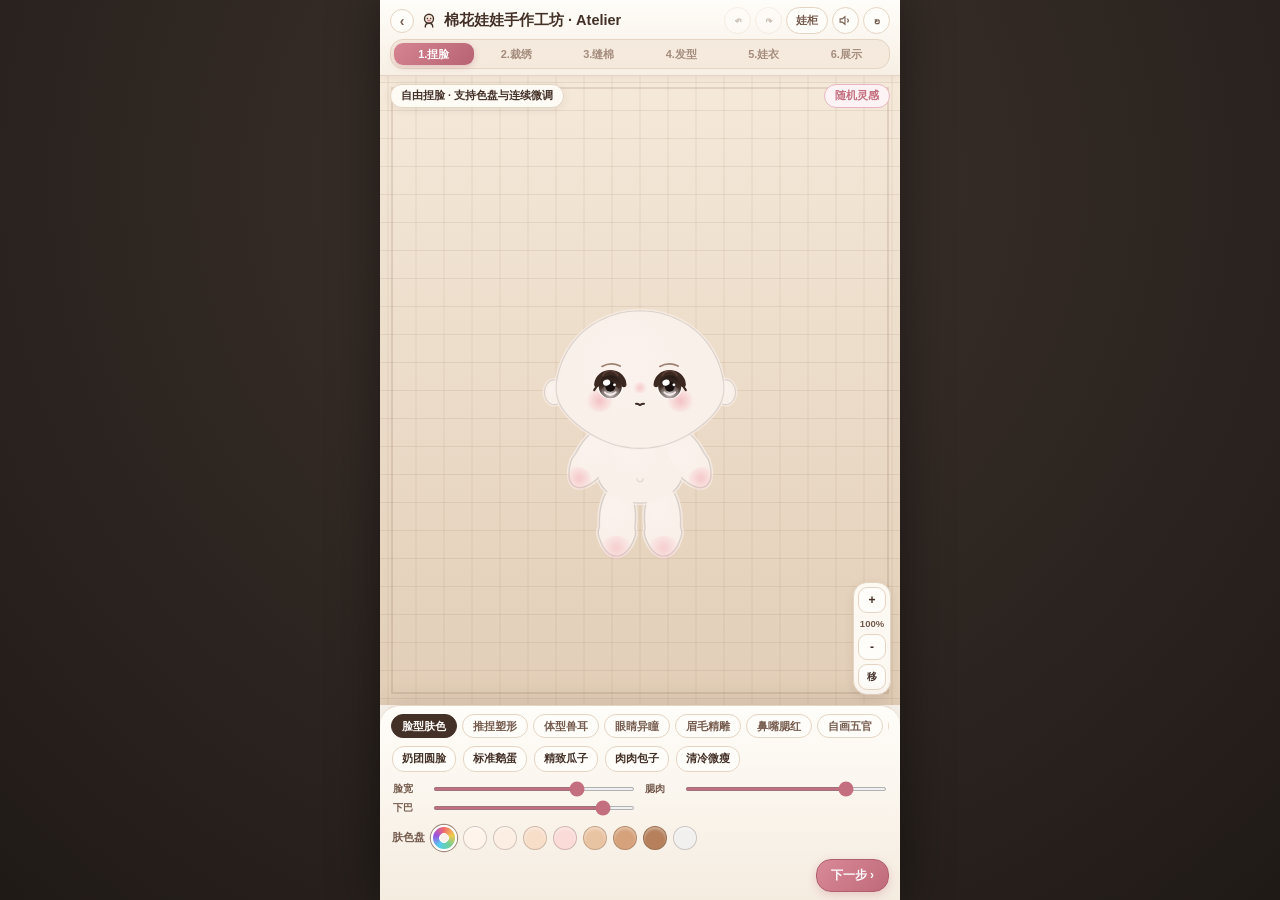
<file: 棉花手作.html>
<!DOCTYPE html>
<html lang="zh-CN">
<head>
<meta charset="UTF-8">
<meta name="viewport" content="width=device-width, initial-scale=1.0, maximum-scale=1.0, user-scalable=no, viewport-fit=cover">
<title>棉花娃娃手作工坊 · Cotton Doll Atelier</title>
<style>
  :root {
    --cream-bg: #FAF6F0;
    --cream-card: #FFFDF9;
    --apricot-soft: #F3E6D8;
    --pink-mist: #E7B7C1;
    --pink-deep: #C46F7F;
    --pink-soft: #FDF2F4;
    --sage-green: #6D9381;
    --sage-soft: #EAF3EE;
    --brown-dark: #433128;
    --brown-mid: #755B4E;
    --brown-light: #A48D7E;
    --border-warm: #E4D4C3;
  }
  * { box-sizing: border-box; margin: 0; padding: 0; user-select: none; -webkit-user-select: none; -webkit-touch-callout: none; -webkit-tap-highlight-color: transparent; }
  html, body {
    width: 100%; height: 100%; height: 100dvh; overflow: hidden;
    background: radial-gradient(circle at 50% 20%, #3E332D 0%, #201A17 100%);
    font-family: "PingFang SC", "Hiragino Sans GB", "Microsoft YaHei", "Noto Sans SC", sans-serif;
    color: var(--brown-dark);
  }
  #app {
    display: flex; flex-direction: column; width: 100%; max-width: 520px; height: 100%;
    margin: 0 auto; position: relative; background: var(--cream-bg);
    box-shadow: 0 0 48px rgba(0, 0, 0, 0.45); overflow: hidden;
  }

  /* 顶部栏 + 清爽 6 步导航 */
  .top-header {
    flex-shrink: 0; padding: 7px 10px 6px;
    background: linear-gradient(180deg, #FFFDF9 0%, #F7EFE4 100%);
    border-bottom: 1px solid var(--border-warm);
    box-shadow: 0 2px 8px rgba(67, 49, 40, 0.06); z-index: 25;
  }
  .header-row { display: flex; align-items: center; justify-content: space-between; margin-bottom: 5px; gap: 6px; }
  .brand-title { font-size: 14.5px; font-weight: 800; color: var(--brown-dark); display: flex; align-items: center; gap: 6px; min-width: 0; }
  .brand-title span { white-space: nowrap; overflow: hidden; text-overflow: ellipsis; }
  .header-actions { display: flex; gap: 4px; align-items: center; flex-shrink: 0; }
  .icon-btn {
    width: 27px; height: 27px; border-radius: 50%; border: 1px solid var(--border-warm);
    background: var(--cream-card); color: var(--brown-mid);
    display: flex; align-items: center; justify-content: center; cursor: pointer;
    font-size: 12px; font-weight: 700; transition: all 0.16s;
  }
  .icon-btn:active { transform: scale(0.92); }
  .icon-btn:disabled { opacity: 0.36; pointer-events: none; }
  .icon-btn.text-pill { width: auto; padding: 0 9px; border-radius: 14px; font-size: 11px; }

  .stepper {
    display: grid; grid-template-columns: repeat(6, 1fr); gap: 3px;
    background: rgba(243, 230, 216, 0.68); border: 1px solid var(--border-warm);
    border-radius: 13px; padding: 3px; font-size: 11px; font-weight: 700; color: var(--brown-light);
  }
  .step-item {
    text-align: center; cursor: pointer; padding: 3.5px 2px; border-radius: 9px;
    transition: all 0.18s; white-space: nowrap; overflow: hidden; text-overflow: ellipsis;
  }
  .step-item.active {
    color: #FFF; background: linear-gradient(135deg, #D58391 0%, #B76373 100%);
    box-shadow: 0 2px 6px rgba(183, 99, 115, 0.3);
  }
  .step-item.done { color: var(--sage-green); background: var(--sage-soft); }

  /* 舞台区 */
  .stage-wrap {
    flex: 1 1 0; min-height: 0; position: relative;
    display: flex; align-items: center; justify-content: center; overflow: hidden;
    background: #EADBC8;
  }
  #dollCanvas { width: 100%; height: 100%; display: block; touch-action: none; }

  .stage-top-hud {
    position: absolute; top: 8px; left: 10px; right: 10px;
    display: flex; justify-content: space-between; align-items: center;
    pointer-events: none; z-index: 15; gap: 6px;
  }
  .hud-pill {
    pointer-events: auto; padding: 4px 10px; border-radius: 14px;
    background: rgba(255, 253, 249, 0.9); backdrop-filter: blur(5px);
    border: 1px solid var(--border-warm); color: var(--brown-dark);
    font-size: 10.5px; font-weight: 700; box-shadow: 0 2px 8px rgba(67, 49, 40, 0.08);
    max-width: 65%; white-space: nowrap; overflow: hidden; text-overflow: ellipsis;
  }
  .hud-btn {
    cursor: pointer; border: 1px solid var(--pink-mist); background: var(--pink-soft);
    color: var(--pink-deep); padding: 4px 10px; border-radius: 12px;
    font-size: 10.5px; font-weight: 800; pointer-events: auto; transition: all 0.15s;
  }
  .hud-btn:active { transform: scale(0.94); }

  .selection-toolbar {
    position: absolute; bottom: 8px; left: 50%; transform: translateX(-50%);
    z-index: 18; display: none; align-items: center; gap: 4px;
    padding: 4px 8px; border-radius: 15px;
    background: rgba(255, 253, 249, 0.95); border: 1.5px solid var(--pink-mist);
    box-shadow: 0 4px 14px rgba(67, 49, 40, 0.15);
  }
  .selection-toolbar.show { display: flex; }
  .sel-btn {
    padding: 3px 7px; border-radius: 9px; border: 1px solid var(--border-warm);
    background: var(--cream-card); color: var(--brown-dark); font-size: 10.5px; font-weight: 700; cursor: pointer;
  }
  .sel-btn.danger { color: #C94A4A; border-color: #F1C5C5; background: #FFF5F5; }

  .stage-toast {
    position: absolute; top: 44px; left: 50%; transform: translateX(-50%);
    z-index: 22; padding: 5px 13px; border-radius: 15px;
    background: rgba(67, 49, 40, 0.9); color: #FFFDF9; font-size: 11px; font-weight: 700;
    pointer-events: none; opacity: 0; transition: opacity 0.2s; white-space: nowrap;
  }
  .stage-toast.show { opacity: 1; }

  /* 舞台右侧缩放与抓手平移浮栏 */
  .zoom-controls {
    position: absolute; right: 9px; bottom: 10px; z-index: 16;
    display: flex; flex-direction: column; gap: 4px; align-items: center;
    background: rgba(255, 253, 249, 0.9); backdrop-filter: blur(5px);
    border: 1px solid var(--border-warm); border-radius: 14px; padding: 4px;
    box-shadow: 0 3px 10px rgba(67, 49, 40, 0.1);
  }
  .zoom-btn {
    width: 28px; height: 26px; border-radius: 9px; border: 1px solid var(--border-warm);
    background: var(--cream-card); color: var(--brown-dark); font-size: 12px; font-weight: 800;
    cursor: pointer; display: flex; align-items: center; justify-content: center;
  }
  .zoom-btn:active { transform: scale(0.92); }
  .zoom-btn.active { background: var(--pink-soft); border-color: var(--pink-deep); color: var(--pink-deep); }
  .zoom-pct { font-size: 9.5px; font-weight: 800; color: var(--brown-mid); cursor: pointer; padding: 1px 0; }

  /* 底部工作台 */
  .bottom-dock {
    flex-shrink: 0;
    background: linear-gradient(180deg, #FFFDF9 0%, #F5ECE0 100%);
    border-top: 1.5px solid var(--border-warm);
    border-radius: 20px 20px 0 0;
    padding: 8px 11px calc(8px + env(safe-area-inset-bottom));
    box-shadow: 0 -6px 24px rgba(67, 49, 40, 0.1);
    z-index: 25; display: flex; flex-direction: column; gap: 6px;
  }
  .sub-tabs { display: flex; gap: 5px; overflow-x: auto; scrollbar-width: none; }
  .sub-tabs::-webkit-scrollbar { display: none; }
  .sub-tab {
    padding: 3.5px 10px; border-radius: 12px; border: 1px solid var(--border-warm);
    background: var(--cream-card); color: var(--brown-mid); font-size: 11px; font-weight: 700;
    cursor: pointer; white-space: nowrap; transition: all 0.15s;
  }
  .sub-tab.active { background: var(--brown-dark); color: #FFFDF9; border-color: var(--brown-dark); }

  /* 动态控制区（支持款式缩略图 + Tomodachi 滑块 + 自由色盘） */
  .dock-body { display: flex; flex-direction: column; gap: 6px; max-height: 186px; overflow-y: auto; scrollbar-width: none; }
  .dock-body::-webkit-scrollbar { display: none; }

  .options-scroll { display: flex; gap: 7px; overflow-x: auto; padding: 2px 1px; scrollbar-width: none; align-items: stretch; }
  .options-scroll::-webkit-scrollbar { display: none; }
  .option-card {
    flex: 0 0 auto; min-width: 64px; padding: 5px 6px; border-radius: 12px;
    background: var(--cream-card); border: 1.5px solid var(--border-warm);
    display: flex; flex-direction: column; align-items: center; justify-content: center; gap: 2px;
    cursor: pointer; transition: all 0.15s; position: relative;
  }
  .option-card:active { transform: scale(0.95); }
  .option-card.active { border-color: var(--pink-deep); background: var(--pink-soft); box-shadow: 0 2px 8px rgba(196, 111, 127, 0.18); }
  .option-card canvas { display: block; }
  .opt-title { font-size: 10.5px; font-weight: 800; color: var(--brown-dark); white-space: nowrap; }
  .opt-sub { font-size: 9px; color: var(--brown-light); white-space: nowrap; }

  /* 自由色盘行 */
  .color-row { display: flex; align-items: center; gap: 6px; overflow-x: auto; scrollbar-width: none; padding: 2px 1px; }
  .color-row::-webkit-scrollbar { display: none; }
  .color-row-label { font-size: 10.5px; font-weight: 800; color: var(--brown-mid); white-space: nowrap; flex-shrink: 0; }
  .color-picker-wrap {
    position: relative; width: 26px; height: 26px; border-radius: 50%; flex-shrink: 0;
    background: conic-gradient(#F26B6B, #F2C94C, #6FCF97, #56CCF2, #9B51E0, #F26B6B);
    border: 2px solid #FFF; box-shadow: 0 0 0 1.2px var(--brown-light);
    cursor: pointer; overflow: hidden; display: flex; align-items: center; justify-content: center;
  }
  .color-picker-wrap input[type="color"] {
    position: absolute; inset: -6px; width: 40px; height: 40px; opacity: 0; cursor: pointer;
  }
  .color-picker-dot { width: 10px; height: 10px; border-radius: 50%; border: 1.5px solid #FFF; pointer-events: none; }
  .swatch-btn {
    width: 24px; height: 24px; border-radius: 50%; flex-shrink: 0; cursor: pointer;
    border: 1.5px solid rgba(67, 49, 40, 0.22); transition: transform 0.14s;
    box-shadow: inset 0 2px 3px rgba(255,255,255,0.4);
  }
  .swatch-btn.active { border: 2px solid var(--brown-dark); transform: scale(1.12); box-shadow: 0 0 0 2px #FFF inset; }

  /* Tomodachi 精雕滑块网格 */
  .slider-grid { display: grid; grid-template-columns: repeat(2, 1fr); gap: 5px 10px; padding: 2px 2px; }
  .slider-item { display: flex; align-items: center; gap: 6px; }
  .slider-lbl { font-size: 10px; font-weight: 700; color: var(--brown-mid); width: 34px; flex-shrink: 0; }
  .slider-item input[type="range"] {
    flex: 1; height: 4px; accent-color: var(--pink-deep); cursor: pointer; min-width: 0;
  }
  .toggle-chip {
    padding: 3px 9px; border-radius: 10px; border: 1px solid var(--border-warm);
    background: var(--cream-card); color: var(--brown-mid); font-size: 10.5px; font-weight: 700;
    cursor: pointer; white-space: nowrap;
  }
  .toggle-chip.active { background: var(--pink-soft); border-color: var(--pink-deep); color: var(--pink-deep); }

  .dock-action-row { display: flex; justify-content: space-between; align-items: center; gap: 6px; }
  .small-pill-btn {
    padding: 6px 10px; border-radius: 14px; border: 1.2px solid var(--border-warm);
    background: var(--cream-card); color: var(--brown-mid); font-size: 11px; font-weight: 700;
    cursor: pointer; white-space: nowrap;
  }
  .small-pill-btn:active { transform: scale(0.95); }
  .small-pill-btn.accent { border-color: var(--sage-green); background: var(--sage-soft); color: #365B4A; }
  .primary-next-btn {
    margin-left: auto; padding: 7px 14px; border-radius: 15px;
    border: 1.5px solid #B05F6E;
    background: linear-gradient(135deg, #D98997 0%, #BF6A7A 100%);
    color: #FFF; font-size: 12px; font-weight: 800; cursor: pointer; white-space: nowrap;
    box-shadow: 0 3px 10px rgba(191, 106, 122, 0.28);
  }
  .primary-next-btn:active { transform: scale(0.96); }

  /* 弹窗 */
  .modal-overlay { position: fixed; inset: 0; background: rgba(30, 23, 19, 0.58); backdrop-filter: blur(4px); z-index: 60; display: none; align-items: center; justify-content: center; padding: 14px; }
  .modal-overlay.show { display: flex; }
  .card-modal { width: 100%; max-width: 400px; background: var(--cream-bg); border-radius: 22px; border: 1.5px solid var(--border-warm); padding: 15px; box-shadow: 0 20px 50px rgba(0, 0, 0, 0.34); display: flex; flex-direction: column; gap: 9px; max-height: 90dvh; overflow-y: auto; align-items: center; }
  .card-input, .card-textarea { width: 100%; border: 1px solid var(--border-warm); background: var(--cream-card); border-radius: 11px; padding: 7px 10px; font-size: 12.5px; color: var(--brown-dark); font-family: inherit; outline: none; }
  .card-textarea { resize: none; height: 54px; }
  .poster-img { width: 100%; max-width: 300px; border-radius: 14px; border: 1.5px solid var(--border-warm); box-shadow: 0 8px 24px rgba(67, 49, 40, 0.18); }
  .btn-pink-large { width: 100%; padding: 10px; border-radius: 14px; border: 1.5px solid #B05F6E; background: linear-gradient(135deg, #D98997 0%, #BF6A7A 100%); color: #FFF; font-size: 13px; font-weight: 800; cursor: pointer; }
  .btn-outline-large { width: 100%; padding: 9px; border-radius: 14px; border: 1.2px solid var(--border-warm); background: var(--cream-card); color: var(--brown-dark); font-size: 12px; font-weight: 700; cursor: pointer; }
  .gallery-list { width: 100%; display: flex; flex-direction: column; gap: 8px; max-height: 58dvh; overflow-y: auto; }
  .gallery-item { display: flex; gap: 9px; align-items: center; background: var(--cream-card); border: 1px solid var(--border-warm); border-radius: 13px; padding: 8px; }
  .gallery-thumb { width: 52px; height: 72px; object-fit: cover; border-radius: 8px; border: 1px solid var(--border-warm); flex-shrink: 0; }
  .gallery-meta { flex: 1; min-width: 0; display: flex; flex-direction: column; gap: 2px; }
  .gallery-title { font-size: 12.5px; font-weight: 800; color: var(--brown-dark); }
  .gallery-sub { font-size: 10px; color: var(--brown-mid); }

  @media (max-height: 740px) {
    .top-header { padding: 5px 8px 4px; }
    .bottom-dock { padding: 6px 9px calc(6px + env(safe-area-inset-bottom)); gap: 4px; }
    .dock-body { max-height: 158px; gap: 4px; }
    .option-card { min-width: 58px; padding: 4px 5px; }
  }
</style>
</head>
<body>

<div id="app">
  <header class="top-header">
    <div class="header-row">
      <div class="brand-title">
        <button type="button" class="icon-btn" id="backToWorkshopBtn" title="返回东汉工坊" style="width:24px;height:24px;font-size:14px;font-weight:800;flex-shrink:0;">‹</button>
        <svg width="18" height="18" viewBox="0 0 24 24" fill="none">
          <circle cx="12" cy="9" r="6" fill="#F3E5D8" stroke="#433128" stroke-width="1.8"/>
          <circle cx="9.8" cy="8.5" r="1" fill="#433128"/>
          <circle cx="14.2" cy="8.5" r="1" fill="#433128"/>
          <path d="M10.5 11C11.2 11.7 12.8 11.7 13.5 11" stroke="#C46F7F" stroke-width="1.6" stroke-linecap="round"/>
          <path d="M7 20C7 16.8 9.2 15 12 15C14.8 15 17 16.8 17 20" stroke="#433128" stroke-width="1.8" stroke-linecap="round"/>
        </svg>
        <span>棉花娃娃手作工坊 · Atelier</span>
      </div>
      <div class="header-actions">
        <button class="icon-btn" id="undoBtn" title="撤销" disabled>↶</button>
        <button class="icon-btn" id="redoBtn" title="重做" disabled>↷</button>
        <button class="icon-btn text-pill" id="openGalleryBtn">娃柜</button>
        <button class="icon-btn" id="soundToggleBtn" title="音效">
          <svg width="13" height="13" viewBox="0 0 24 24" fill="none" stroke="currentColor" stroke-width="2"><polygon points="11 5 6 9 2 9 2 15 6 15 11 19 11 5"></polygon><path d="M15.54 8.46a5 5 0 0 1 0 7.07"></path></svg>
        </button>
        <button class="icon-btn" id="newProjectBtn" title="新建娃娃">↻</button>
      </div>
    </div>

    <div class="stepper" id="stepperBar">
      <span class="step-item active" data-step="0">1.捏脸</span>
      <span class="step-item" data-step="1">2.裁绣</span>
      <span class="step-item" data-step="2">3.缝棉</span>
      <span class="step-item" data-step="3">4.发型</span>
      <span class="step-item" data-step="4">5.娃衣</span>
      <span class="step-item" data-step="5">6.展示</span>
    </div>
  </header>

  <div class="stage-wrap" id="stageWrap">
    <canvas id="dollCanvas"></canvas>

    <div class="stage-top-hud">
      <div class="hud-pill" id="stageStatusPill">流畅脸型 · 自由捏娃</div>
      <button type="button" class="hud-btn" id="stageQuickBtn">随机灵感</button>
    </div>

    <div class="selection-toolbar" id="selectionToolbar">
      <button type="button" class="sel-btn" id="selScaleUpBtn">放大</button>
      <button type="button" class="sel-btn" id="selScaleDownBtn">缩小</button>
      <button type="button" class="sel-btn" id="selRotLeftBtn">左转</button>
      <button type="button" class="sel-btn" id="selRotRightBtn">右转</button>
      <button type="button" class="sel-btn danger" id="selDeleteBtn">移除</button>
    </div>

    <div class="zoom-controls" id="zoomControls">
      <button type="button" class="zoom-btn" id="zoomInBtn" title="放大画布">+</button>
      <span class="zoom-pct" id="zoomPctLabel" title="点击重置100%">100%</span>
      <button type="button" class="zoom-btn" id="zoomOutBtn" title="缩小画布">-</button>
      <button type="button" class="zoom-btn" id="panModeBtn" title="抓手平移画布" style="font-size:10px;">移</button>
    </div>

    <div class="stage-toast" id="stageToast">提示</div>
  </div>

  <div class="bottom-dock" id="bottomDock">
    <div class="sub-tabs" id="subTabs"></div>
    <div class="dock-body" id="dockBody"></div>
    <div class="dock-action-row">
      <button type="button" class="small-pill-btn" id="prevStepBtn">‹ 上一步</button>
      <button type="button" class="small-pill-btn accent" id="contextActionBtn" style="display:none;">快捷动作</button>
      <button type="button" class="primary-next-btn" id="nextStepBtn">下一步 ›</button>
    </div>
  </div>
</div>

<!-- 出生证登记弹窗 -->
<div class="modal-overlay" id="namingModal">
  <div class="card-modal">
    <div style="width:100%;display:flex;justify-content:space-between;align-items:center;">
      <h3 style="font-size:15px;">登记棉花娃娃出生证</h3>
      <button class="icon-btn" id="closeNamingModalBtn">×</button>
    </div>
    <input type="text" class="card-input" id="dollNameInput" maxlength="14" placeholder="为你的棉花娃娃取个名字" value="奶糖小兔">
    <textarea class="card-textarea" id="dollNoteInput" maxlength="64" placeholder="写下给崽崽的出生寄语...">一针一线亲手缝制的小可爱，愿你永远蓬松温暖。</textarea>
    <button type="button" class="btn-pink-large" id="generatePosterBtn">生成高清出生证纪念卡</button>
  </div>
</div>

<!-- 纪念卡展示弹窗 -->
<div class="modal-overlay" id="posterModal">
  <div class="card-modal">
    <div style="width:100%;display:flex;justify-content:space-between;align-items:center;">
      <h3 style="font-size:15px;">棉花娃娃专属纪念卡</h3>
      <button class="icon-btn" id="closePosterModalBtn">×</button>
    </div>
    <img id="posterImg" class="poster-img" alt="棉花娃娃出生证">
    <button type="button" class="btn-pink-large" id="downloadPngBtn">保存高清 PNG 纪念卡 ↓</button>
    <div style="display:flex;gap:8px;width:100%;">
      <button type="button" class="btn-outline-large" id="setHomePetBtn" style="flex:1;border-color:var(--pink-mist);color:var(--pink-deep);background:var(--pink-soft);">设为桌宠</button>
      <button type="button" class="btn-outline-large" id="saveBackpackBtn" style="flex:1;">收入行囊</button>
      <button type="button" class="btn-outline-large" id="openForwardModalBtn" style="flex:1;">赠予好友</button>
    </div>
    <div style="display:flex;gap:8px;width:100%;">
      <button type="button" class="btn-outline-large" id="backToEditBtn" style="flex:1;">继续装扮</button>
      <button type="button" class="btn-outline-large" id="makeAnotherBtn" style="flex:1;">再做一只</button>
    </div>
    <div id="posterActionToast" style="font-size:11px;color:var(--pink-deep);font-weight:700;min-height:14px;text-align:center;"></div>
  </div>
</div>

<!-- 本地娃柜作品集 -->
<div class="modal-overlay" id="galleryModal">
  <div class="card-modal">
    <div style="width:100%;display:flex;justify-content:space-between;align-items:center;">
      <h3 style="font-size:15px;">我的娃柜 · 历次作品</h3>
      <button class="icon-btn" id="closeGalleryModalBtn">×</button>
    </div>
    <div class="gallery-list" id="galleryList"></div>
  </div>
</div>

<!-- 赠予传讯好友弹窗 -->
<div class="modal-overlay" id="forwardModal">
  <div class="card-modal">
    <div style="width:100%;display:flex;justify-content:space-between;align-items:center;">
      <h3 style="font-size:15px;">飞鸽传书 · 分享棉花娃娃</h3>
      <button class="icon-btn" id="closeForwardModalBtn">×</button>
    </div>
    <select class="card-input" id="forwardCharSelect"><option value="">选择传讯好友</option></select>
    <input type="text" class="card-input" id="forwardNoteInput" maxlength="40" placeholder="附上一句留言（选填）" value="亲手缝了一只棉花娃娃，给你看看！">
    <button type="button" class="btn-pink-large" id="confirmForwardBtn">发送纪念卡</button>
  </div>
</div>

<script src="./Milvus/cotton_doll_renderer.js"></script>
<script>
(() => {
  'use strict';

  /* =========================================================================
   * 0. 复用共享 2D 骨骼渲染内核 (Milvus/cotton_doll_renderer.js)
   * ========================================================================= */
  const R = window.CottonDollRenderer;
  if (!R) throw new Error('未加载 Milvus/cotton_doll_renderer.js');
  const {
    HEAD_SCALE,
    clamp, lerp, dist, hexToRgb, rgbToHex, shadeHex, hexAlpha,
    SKIN_SWATCHES, EYE_SWATCHES, HAIR_SWATCHES, CLOTH_SWATCHES,
    FACE_PRESETS, EAR_TYPES, FABRIC_TYPES, BROW_STYLES, EYE_STYLES, LASH_STYLES, HIGHLIGHT_STYLES,
    NOSE_STYLES, MOUTH_STYLES, BLUSH_STYLES, HAIR_BACK_STYLES, HAIR_BANG_STYLES, HAIR_SIDE_STYLES,
    POSE_PRESETS, ANIM_CLIPS, AHOGE_STYLES, OUTFIT_DRESSES, OUTFIT_TOPS, OUTFIT_BOTTOMS, OUTFIT_SHOES,
    OUTFIT_PATTERNS, ACCESSORIES_CATALOG, BACKGROUNDS,
    createDefaultState,
    traceSmoothClosedCurve, ensureSculptOffsets, generateSmoothHeadPoints, generateLimbPoints, fillPlushShape,
    drawCustomStrokes, drawStarPath, drawTinyHeart,
    fillOutfitPattern, sampleHeadEdgeForEar, drawSmoothEars, makeHairGrad, drawHairFront,
    drawOutfitTorso, drawSleeveOnArm, drawPantLegOnLeg, drawShortsHipPelvis, drawShoesOnLeg,
    getSkeletonJoints
  } = R;

  // 薄适配层：透传编辑器当前 state 与 runtime.anim 给共享渲染内核
  const getActiveSleeveType = () => R.getActiveSleeveType(state.outfit);
  const drawFaceAll = (c, f, craft, scale = 1, showFreeEmb = true) =>
    R.drawFaceAll(c, f, craft, scale, showFreeEmb, runtime.anim.blink || 0);
  const drawHairBack = (c, headY, hair, shiftX) =>
    R.drawHairBack(c, headY, hair, shiftX, state.outfit && state.outfit.mainColor);
  const drawAccessoryItem = (c, acc, shiftX, isSelected) =>
    R.drawAccessoryItem(c, acc, shiftX, isSelected, state.showcase && state.showcase.name);
  const drawFullDoll = (c, centerX, centerY, scale = 1, turnDeg = 0, showCloth = true, showHair = true, useLiveAnim = true) =>
    R.drawFullDoll(c, state, runtime.anim, { centerX, centerY, scale, turnDeg, showCloth, showHair, useLiveAnim });
  const stepSpineRigAnimation = (tSec) => R.stepSpineRigAnimation(state, runtime.anim, tSec);

  class AtelierSoundEngine {
    constructor() { this.ctx = null; this.enabled = true; this.lastT = 0; }
    init() {
      if (!this.ctx) {
        const AC = window.AudioContext || window.webkitAudioContext;
        if (AC) this.ctx = new AC();
      }
      if (this.ctx && this.ctx.state === 'suspended') this.ctx.resume();
    }
    playPop(freq = 540, dur = 0.08) {
      if (!this.enabled) return;
      this.init(); if (!this.ctx) return;
      const now = this.ctx.currentTime;
      const o = this.ctx.createOscillator(), g = this.ctx.createGain();
      o.type = 'sine'; o.frequency.setValueAtTime(freq * 0.82, now);
      o.frequency.exponentialRampToValueAtTime(freq * 1.24, now + dur);
      g.gain.setValueAtTime(0.075, now); g.gain.exponentialRampToValueAtTime(0.001, now + dur);
      o.connect(g); g.connect(this.ctx.destination); o.start(now); o.stop(now + dur + 0.01);
    }
    playSnip() {
      if (!this.enabled || performance.now() - this.lastT < 95) return;
      this.lastT = performance.now(); this.init(); if (!this.ctx) return;
      const now = this.ctx.currentTime;
      const buf = this.ctx.createBuffer(1, Math.floor(this.ctx.sampleRate * 0.04), this.ctx.sampleRate);
      const d = buf.getChannelData(0);
      for (let i = 0; i < d.length; i++) d[i] = (Math.random() * 2 - 1) * Math.exp(-i / (this.ctx.sampleRate * 0.014));
      const src = this.ctx.createBufferSource(); src.buffer = buf;
      const f = this.ctx.createBiquadFilter(); f.type = 'highpass'; f.frequency.value = 1750;
      const g = this.ctx.createGain(); g.gain.value = 0.13;
      src.connect(f); f.connect(g); g.connect(this.ctx.destination); src.start(now);
    }
    playStitch() {
      if (!this.enabled || performance.now() - this.lastT < 85) return;
      this.lastT = performance.now(); this.playPop(780 + Math.random() * 140, 0.045);
    }
    playStuff() {
      if (!this.enabled) return;
      this.init(); if (!this.ctx) return;
      const now = this.ctx.currentTime;
      const o = this.ctx.createOscillator(), g = this.ctx.createGain();
      o.type = 'triangle'; o.frequency.setValueAtTime(195, now); o.frequency.exponentialRampToValueAtTime(325, now + 0.12);
      g.gain.setValueAtTime(0.11, now); g.gain.exponentialRampToValueAtTime(0.001, now + 0.13);
      o.connect(g); g.connect(this.ctx.destination); o.start(now); o.stop(now + 0.14);
    }
    playChime() {
      if (!this.enabled) return;
      [523.25, 659.25, 783.99, 1046.5].forEach((f, i) => setTimeout(() => this.playPop(f, 0.15), i * 75));
    }
  }
  const sfx = new AtelierSoundEngine();


  let state = createDefaultState();

  const runtime = {
    w: 380, h: 440, cx: 190, cy: 220,
    zoom: 1, panX: 0, panY: 0, panMode: false,
    pointers: new Map(), pinchStartDist: 0, pinchStartZoom: 1, panStart: null,
    pointerDown: false, pointerMode: 'idle', pointerPos: { x: 190, y: 220 },
    activeTarget: null,
    flipAnim: 0,      // 真实 rAF 翻面动画 1 -> 0
    puffBounce: 0,    // 真实 rAF 塞棉弹性 Q 弹
    unalignedOffset: { x: 26, y: -16 },
    // Spine 级实时骨骼插值通道（平滑 Cross-Fade 过渡）
    anim: {
      rootX: 0, rootY: 0, bodyTilt: 0, squashX: 1, squashY: 1,
      headTilt: 0, headY: 0, hairSway: 0,
      leftArm: 0.56, rightArm: -0.56, leftLeg: 0.04, rightLeg: -0.04,
      blink: 0, nextBlinkAt: 2.6
    }
  };

  // Undo / Redo
  const historyMgr = {
    undoStack: [], redoStack: [], maxLen: 35,
    snapshot() {
      const s = JSON.stringify(state);
      if (this.undoStack.length && this.undoStack[this.undoStack.length - 1] === s) return;
      this.undoStack.push(s);
      if (this.undoStack.length > this.maxLen) this.undoStack.shift();
      this.redoStack = [];
      this.updateBtns();
    },
    undo() {
      if (this.undoStack.length <= 1) return;
      this.redoStack.push(this.undoStack.pop());
      state = JSON.parse(this.undoStack[this.undoStack.length - 1]);
      this.updateBtns(); renderDock(); showToast('已撤销上一步');
    },
    redo() {
      if (!this.redoStack.length) return;
      const n = this.redoStack.pop();
      this.undoStack.push(n);
      state = JSON.parse(n);
      this.updateBtns(); renderDock(); showToast('已重做操作');
    },
    updateBtns() {
      document.getElementById('undoBtn').disabled = this.undoStack.length <= 1;
      document.getElementById('redoBtn').disabled = this.redoStack.length === 0;
    }
  };

  // IndexedDB
  const DB_NAME = 'CottonDollAtelierDB_V2';
  function openDB() {
    return new Promise((res, rej) => {
      if (!window.indexedDB) return rej(new Error('no idb'));
      const req = indexedDB.open(DB_NAME, 1);
      req.onupgradeneeded = (e) => {
        const db = e.target.result;
        if (!db.objectStoreNames.contains('projects')) db.createObjectStore('projects', { keyPath: 'projectId' });
        if (!db.objectStoreNames.contains('gallery')) db.createObjectStore('gallery', { keyPath: 'id' });
      };
      req.onsuccess = () => res(req.result);
      req.onerror = () => rej(req.error);
    });
  }
  let saveTimer = null;
  function scheduleSave() {
    clearTimeout(saveTimer);
    saveTimer = setTimeout(async () => {
      try {
        const db = await openDB();
        const tx = db.transaction('projects', 'readwrite');
        tx.objectStore('projects').put({ ...JSON.parse(JSON.stringify(state)), updatedAt: Date.now() });
      } catch (_) {
        try { localStorage.setItem('cotton_doll_v2_proj', JSON.stringify(state)); } catch (__) {}
      }
    }, 350);
  }
  async function loadLatest() {
    try {
      const db = await openDB();
      const all = await new Promise((r, j) => {
        const q = db.transaction('projects', 'readonly').objectStore('projects').getAll();
        q.onsuccess = () => r(q.result || []); q.onerror = () => j(q.error);
      });
      if (all.length) { all.sort((a, b) => (b.updatedAt || 0) - (a.updatedAt || 0)); return all[0]; }
    } catch (_) {
      try { const raw = localStorage.getItem('cotton_doll_v2_proj'); if (raw) return JSON.parse(raw); } catch (__) {}
    }
    return null;
  }
  async function saveGallery(item) {
    try {
      const db = await openDB();
      await new Promise((r, j) => { const tx = db.transaction('gallery', 'readwrite'); tx.objectStore('gallery').put(item); tx.oncomplete = r; tx.onerror = () => j(tx.error); });
    } catch (_) {
      try { const a = JSON.parse(localStorage.getItem('cotton_doll_v2_gal') || '[]'); a.unshift(item); localStorage.setItem('cotton_doll_v2_gal', JSON.stringify(a.slice(0, 15))); } catch (__) {}
    }
  }
  async function loadGallery() {
    try {
      const db = await openDB();
      const all = await new Promise((r, j) => { const q = db.transaction('gallery', 'readonly').objectStore('gallery').getAll(); q.onsuccess = () => r(q.result || []); q.onerror = () => j(q.error); });
      return all.sort((a, b) => (b.createdAt || 0) - (a.createdAt || 0));
    } catch (_) {
      try { return JSON.parse(localStorage.getItem('cotton_doll_v2_gal') || '[]'); } catch (__) { return []; }
    }
  }
  async function deleteGallery(id) {
    try {
      const db = await openDB();
      await new Promise((r, j) => { const tx = db.transaction('gallery', 'readwrite'); tx.objectStore('gallery').delete(id); tx.oncomplete = r; tx.onerror = () => j(tx.error); });
    } catch (_) {}
  }


  function applyNomadSculptBrush(localX, localY, moveDx, moveDy) {
    const ui = state.sculptUI;
    const offs = ensureSculptOffsets(state.body);
    const pts = generateSmoothHeadPoints(state.body, 1.0);
    const N = pts.length;
    const R = ui.radius || 42;

    const applyAt = (bx, by, mdx, mdy) => {
      const next = offs.map(o => ({ dx: o.dx, dy: o.dy }));
      for (let i = 0; i < N; i++) {
        const d = Math.hypot(pts[i].x - bx, pts[i].y - by);
        if (d >= R) continue;
        // 余弦平方衰减，呈现 Nomad 黏土柔和推拉手感
        const w = Math.pow(Math.cos((d / R) * Math.PI * 0.5), 2);
        if (ui.brush === 'move') {
          next[i].dx = clamp(next[i].dx + mdx * w * 0.85, -34, 34);
          next[i].dy = clamp(next[i].dy + mdy * w * 0.85, -30, 30);
        } else if (ui.brush === 'inflate' || ui.brush === 'pinch') {
          const len = Math.hypot(pts[i].x, pts[i].y) || 1;
          const dir = ui.brush === 'inflate' ? 1 : -1;
          next[i].dx = clamp(next[i].dx + (pts[i].x / len) * dir * w * 1.45, -34, 34);
          next[i].dy = clamp(next[i].dy + (pts[i].y / len) * dir * w * 1.45, -30, 30);
        } else if (ui.brush === 'smooth') {
          const prev = offs[(i - 1 + N) % N], nxt = offs[(i + 1) % N];
          next[i].dx = lerp(next[i].dx, (prev.dx + nxt.dx) * 0.5, w * 0.45);
          next[i].dy = lerp(next[i].dy, (prev.dy + nxt.dy) * 0.5, w * 0.45);
        }
      }
      // 轻度拉普拉斯松弛，确保边缘永远顺滑不打结
      for (let i = 0; i < N; i++) {
        const p = next[(i - 1 + N) % N], c = next[i], n = next[(i + 1) % N];
        offs[i].dx = lerp(c.dx, (p.dx + n.dx) * 0.5, 0.08);
        offs[i].dy = lerp(c.dy, (p.dy + n.dy) * 0.5, 0.08);
      }
    };

    applyAt(localX, localY, moveDx, moveDy);
    if (ui.symmetry) {
      applyAt(-localX, localY, -moveDx, moveDy);
    }
  }


  function eraseStrokesAt(strokesArr, x, y, radius = 10, mirror = false) {
    if (!Array.isArray(strokesArr) || !strokesArr.length) return false;
    const targets = mirror ? [[x, y], [-x, y]] : [[x, y]];
    let changed = false;
    for (let i = strokesArr.length - 1; i >= 0; i--) {
      const st = strokesArr[i];
      const pts = st.points || [];
      const hitAt = (px, py) => targets.some(([tx, ty]) => {
        if (Math.hypot(px - tx, py - ty) <= radius + (st.width || 3) * 0.4) return true;
        if (st.mirror && Math.hypot(-px - tx, py - ty) <= radius + (st.width || 3) * 0.4) return true;
        return false;
      });
      if (st.type === 'dot' || st.type === 'fill' || st.type === 'circle' || st.type === 'ellipse') {
        const hitShape = pts.some(p => hitAt(p.x, p.y)) || (pts.length >= 2 && hitAt((pts[0].x + pts[pts.length - 1].x) * 0.5, (pts[0].y + pts[pts.length - 1].y) * 0.5));
        if (hitShape) {
          strokesArr.splice(i, 1);
          changed = true;
        }
      } else if (st.type === 'airbrush') {
        const kept = pts.filter(p => !hitAt(p.x, p.y));
        if (kept.length !== pts.length) {
          changed = true;
          if (kept.length > 0) st.points = kept; else strokesArr.splice(i, 1);
        }
      } else {
        // 线段局部擦断：把未命中的连续段落保留为新线段
        let anyHit = false;
        const segments = [];
        let curSeg = [];
        for (let k = 0; k < pts.length; k++) {
          if (hitAt(pts[k].x, pts[k].y)) {
            anyHit = true;
            if (curSeg.length >= 2) segments.push(curSeg);
            curSeg = [];
          } else {
            curSeg.push(pts[k]);
          }
        }
        if (curSeg.length >= 2) segments.push(curSeg);
        if (anyHit) {
          changed = true;
          const replacements = segments.map(seg => ({ ...st, points: seg }));
          strokesArr.splice(i, 1, ...replacements);
        }
      }
    }
    return changed;
  }


  // 绘制可拖拽四肢绑骨骨架叠加层（仅在“绑骨摆姿”页签显示）
  function getBoneHandlesWorld(cx, cy) {
    const isSlender = state.body.bodyType === 'slender';
    const j = getSkeletonJoints(isSlender);
    const pose = state.pose;
    const baseY = cy + 16;
    const endOf = (piv, ang, len) => ({
      px: cx + piv.x, py: baseY + piv.y,
      x: cx + piv.x - Math.sin(ang) * len,
      y: baseY + piv.y + Math.cos(ang) * len
    });
    const headLen = 88;
    const ht = pose.headTilt || 0;
    return {
      head: { px: cx, py: baseY + j.neckY, x: cx + Math.sin(ht) * headLen, y: baseY + j.neckY - Math.cos(ht) * headLen, label: '歪头' },
      leftArm:  { ...endOf(j.leftArm,  pose.leftArm,  j.armLen), label: '左手' },
      rightArm: { ...endOf(j.rightArm, pose.rightArm, j.armLen), label: '右手' },
      leftLeg:  { ...endOf(j.leftLeg,  pose.leftLeg,  j.legLen), label: '左脚' },
      rightLeg: { ...endOf(j.rightLeg, pose.rightLeg, j.legLen), label: '右脚' }
    };
  }

  function drawSkeletonOverlay(c, cx, cy) {
    const hds = getBoneHandlesWorld(cx, cy);
    c.save();
    // 骨架连线
    c.strokeStyle = 'rgba(212, 163, 89, 0.85)';
    c.lineWidth = 3.2; c.lineCap = 'round';
    Object.values(hds).forEach(h => {
      c.beginPath(); c.moveTo(h.px, h.py); c.lineTo(h.x, h.y); c.stroke();
      // 关节圆心
      c.fillStyle = '#FFFDF9'; c.strokeStyle = '#C46F7F'; c.lineWidth = 2;
      c.beginPath(); c.arc(h.px, h.py, 5, 0, Math.PI * 2); c.fill(); c.stroke();
      // 末端可拖手柄
      c.fillStyle = 'rgba(196, 111, 127, 0.92)'; c.strokeStyle = '#FFF'; c.lineWidth = 2.2;
      c.beginPath(); c.arc(h.x, h.y, 9.5, 0, Math.PI * 2); c.fill(); c.stroke();
      c.fillStyle = '#433128'; c.font = '800 9.5px sans-serif'; c.textAlign = 'center';
      c.fillText(h.label, h.x, h.y - 13);
    });
    c.restore();
  }

  /* =========================================================================
   * 6. 舞台背景与 6 步主场景渲染器（含 rAF 动效循环）
   * ========================================================================= */
  const canvas = document.getElementById('dollCanvas');
  const ctx = canvas.getContext('2d');

  function getBaseFitScale() {
    return clamp(Math.min(runtime.w / 320, runtime.h / 340), 0.56, 1.08);
  }
  function updateZoomLabel() {
    const el = document.getElementById('zoomPctLabel');
    if (el) el.textContent = `${Math.round(runtime.zoom * 100)}%`;
    const pb = document.getElementById('panModeBtn');
    if (pb) pb.classList.toggle('active', runtime.panMode);
  }
  function setCameraZoom(nextZoom) {
    runtime.zoom = clamp(nextZoom, 0.75, 3.2);
    if (runtime.zoom <= 1.02) { runtime.panX = 0; runtime.panY = 0; }
    else {
      const limX = runtime.w * 0.45 * runtime.zoom;
      const limY = runtime.h * 0.45 * runtime.zoom;
      runtime.panX = clamp(runtime.panX, -limX, limX);
      runtime.panY = clamp(runtime.panY, -limY, limY);
    }
    updateZoomLabel();
  }

  function resizeCanvas() {
    const wrap = document.getElementById('stageWrap');
    const r = wrap.getBoundingClientRect();
    if (r.width < 10 || r.height < 10) return;
    const dpr = Math.min(window.devicePixelRatio || 1, 2);
    runtime.w = Math.round(r.width);
    runtime.h = Math.round(r.height);
    runtime.cx = runtime.w * 0.5;
    runtime.cy = runtime.h * 0.52;
    const targetW = Math.round(runtime.w * dpr);
    const targetH = Math.round(runtime.h * dpr);
    if (canvas.width !== targetW || canvas.height !== targetH) {
      canvas.width = targetW;
      canvas.height = targetH;
    }
    ctx.setTransform(dpr, 0, 0, dpr, 0, 0);
  }
  window.addEventListener('resize', resizeCanvas);
  if (typeof ResizeObserver !== 'undefined') {
    new ResizeObserver(() => resizeCanvas()).observe(document.getElementById('stageWrap'));
  }

  function drawShowcaseBg(c, w, h, bgId) {
    const bg = BACKGROUNDS.find(b => b.id === bgId) || BACKGROUNDS[0];
    const g = c.createLinearGradient(0, 0, 0, h);
    g.addColorStop(0, bg.top); g.addColorStop(1, bg.bot);
    c.fillStyle = g; c.fillRect(0, 0, w, h);

    if (bgId === 'worktable') {
      c.save();
      c.strokeStyle = 'rgba(138, 110, 88, 0.13)'; c.lineWidth = 1;
      for (let x = (w % 28) * 0.5; x < w; x += 28) { c.beginPath(); c.moveTo(x, 0); c.lineTo(x, h); c.stroke(); }
      for (let y = (h % 28) * 0.5; y < h; y += 28) { c.beginPath(); c.moveTo(0, y); c.lineTo(w, y); c.stroke(); }
      c.strokeStyle = 'rgba(138, 110, 88, 0.25)'; c.lineWidth = 1.5; c.strokeRect(12, 12, w - 24, h - 24);
      c.restore();
    } else if (bgId === 'berry_picnic') {
      c.save(); c.fillStyle = 'rgba(232, 168, 182, 0.18)';
      for (let x = 0; x < w; x += 36) c.fillRect(x, 0, 14, h);
      for (let y = 0; y < h; y += 36) c.fillRect(0, y, w, 14);
      c.restore();
    } else if (bgId === 'star_box') {
      c.save();
      for (let i = 0; i < 28; i++) {
        c.fillStyle = i % 3 === 0 ? 'rgba(255, 238, 180, 0.8)' : 'rgba(210, 228, 255, 0.55)';
        const sx = ((i * 89 + 37) % Math.max(100, Math.floor(w - 20))) + 10;
        const sy = ((i * 67 + 23) % Math.max(100, Math.floor(h - 20))) + 10;
        drawStarPath(c, sx, sy, 4, (i % 3) + 2.2, 1); c.fill();
      }
      c.restore();
    }
  }

  function ensureCraftSamples() {
    const pts = generateSmoothHeadPoints(state.body, 1.08);
    if (state.craft.cutSamples.length !== pts.length) {
      state.craft.cutSamples = pts.map(() => state.craft.cutProgress >= 0.85);
    }
    if (state.craft.sewSamples.length !== pts.length) {
      state.craft.sewSamples = pts.map((_, i) => (i >= 20 && i <= 28) ? false : state.craft.sewProgress >= 0.85);
    }
  }

  function renderScene() {
    const w = runtime.w, h = runtime.h, cx = runtime.cx, cy = runtime.cy;
    const fit = getBaseFitScale();
    ctx.clearRect(0, 0, w, h);
    drawShowcaseBg(ctx, w, h, state.step === 5 ? state.showcase.background : 'worktable');
    ensureCraftSamples();

    // 统一舞台缩放与平移摄像机矩阵（所有步骤皆可无损放大至 320% 精细绘制）
    ctx.save();
    ctx.translate(cx + runtime.panX, cy + runtime.panY);
    ctx.scale(runtime.zoom * fit, runtime.zoom * fit);
    ctx.translate(-cx, -cy);

    if (state.step === 0) {
      // 1. Tomodachi 捏脸定稿（纯净裸娃脸型与精绣五官，不遮挡额头与脸廓）
      drawFullDoll(ctx, cx, cy + 16, 1.0, 0, false, false);
      if (state.subTab === 'sculpt') {
        const j = getSkeletonJoints(state.body.bodyType === 'slender');
        const r = state.sculptUI.radius * j.faceScale;
        ctx.save();
        ctx.strokeStyle = 'rgba(196, 111, 127, 0.72)';
        ctx.fillStyle = 'rgba(196, 111, 127, 0.08)';
        ctx.lineWidth = 1.6 / Math.max(1, runtime.zoom);
        ctx.setLineDash([5, 4]);
        ctx.beginPath(); ctx.arc(runtime.pointerPos.x, runtime.pointerPos.y, r, 0, Math.PI * 2); ctx.fill(); ctx.stroke();
        if (state.sculptUI.symmetry) {
          const mx = cx - (runtime.pointerPos.x - cx);
          ctx.strokeStyle = 'rgba(109, 147, 129, 0.58)';
          ctx.beginPath(); ctx.arc(mx, runtime.pointerPos.y, r, 0, Math.PI * 2); ctx.stroke();
        }
        ctx.restore();
      } else if (runtime.pointerDown && (runtime.pointerMode === 'drag-eye' || runtime.pointerMode === 'drag-brow' || runtime.pointerMode === 'drag-mouth')) {
        const j = getSkeletonJoints(state.body.bodyType === 'slender');
        const headY = cy + 16 + j.actualHeadY;
        const sc = j.faceScale, f = state.face;
        let hx = cx, hy = headY;
        if (runtime.pointerMode === 'drag-eye') { hx = cx + f.eyeSpacing * sc; hy = headY + f.eyeY * sc; }
        else if (runtime.pointerMode === 'drag-brow') { hx = cx - f.browSpacing * sc; hy = headY + (f.eyeY + f.browY) * sc; }
        else { hx = cx; hy = headY + f.mouthY * sc; }
        ctx.save();
        ctx.strokeStyle = 'rgba(196, 111, 127, 0.72)'; ctx.lineWidth = 1.5 / Math.max(1, runtime.zoom);
        ctx.setLineDash([4, 3]);
        ctx.beginPath(); ctx.arc(hx, hy, 18, 0, Math.PI * 2); ctx.stroke();
        ctx.restore();
      }
    } else if (state.step === 1) {
      // 2. 裁布 & 竹绣绷对称刺绣
      ctx.save(); ctx.translate(cx, cy);
      if (state.subTab === 'cut') {
        const outer = generateSmoothHeadPoints(state.body, 1.08);
        const inner = generateSmoothHeadPoints(state.body, 0.94);
        ctx.fillStyle = state.body.skinColor; ctx.strokeStyle = '#C4B09B'; ctx.lineWidth = 2;
        ctx.beginPath(); ctx.roundRect(-142, -138, 284, 276, 10); ctx.fill(); ctx.stroke();
        fillPlushShape(ctx, outer, state.body.skinColor, state.body.fabricType, 0);
        traceSmoothClosedCurve(ctx, inner);
        ctx.strokeStyle = 'rgba(196,111,127,0.45)'; ctx.lineWidth = 1.5; ctx.setLineDash([5, 4]); ctx.stroke(); ctx.setLineDash([]);
        outer.forEach((p, i) => {
          const nxt = outer[(i + 1) % outer.length];
          const done = state.craft.cutSamples[i];
          ctx.strokeStyle = done ? '#433128' : 'rgba(164, 141, 126, 0.6)';
          ctx.lineWidth = done ? 3 : 1.6; ctx.setLineDash(done ? [] : [4, 4]);
          ctx.beginPath(); ctx.moveTo(p.x, p.y); ctx.lineTo(nxt.x, nxt.y); ctx.stroke();
        });
        ctx.setLineDash([]);
        ctx.fillStyle = '#433128'; ctx.font = '800 12px sans-serif'; ctx.textAlign = 'center';
        ctx.fillText(`沿外圈虚线滑动裁剪 · ${Math.round(state.craft.cutProgress * 100)}%`, 0, 122);
      } else {
        // 竹制绣绷
        ctx.fillStyle = '#C9A276'; ctx.strokeStyle = '#785636'; ctx.lineWidth = 2;
        ctx.fillRect(-16, -152, 32, 14); ctx.strokeRect(-16, -152, 32, 14);
        ctx.strokeStyle = '#D6B388'; ctx.lineWidth = 11;
        ctx.beginPath(); ctx.arc(0, 0, 134, 0, Math.PI * 2); ctx.stroke();
        ctx.strokeStyle = '#8C6844'; ctx.lineWidth = 1.8;
        ctx.beginPath(); ctx.arc(0, 0, 140, 0, Math.PI * 2); ctx.stroke();
        const headPts = generateSmoothHeadPoints(state.body, 1.0);
        fillPlushShape(ctx, headPts, state.body.skinColor, state.body.fabricType, 12);
        if (state.craft.mirrorEmbroidery) {
          ctx.strokeStyle = 'rgba(196, 111, 127, 0.25)'; ctx.setLineDash([4, 4]);
          ctx.beginPath(); ctx.moveTo(0, -100); ctx.lineTo(0, 100); ctx.stroke(); ctx.setLineDash([]);
        }
        ctx.save(); traceSmoothClosedCurve(ctx, headPts); ctx.clip();
        drawFaceAll(ctx, state.face, state.craft, 1.0, true);
        ctx.restore();
      }
      ctx.restore();
    } else if (state.step === 2) {
      // 3. 缝合翻面 + 弹性塞棉（真实 rAF 翻面与 Q 弹动画）
      ctx.save(); ctx.translate(cx, cy);
      const pts = generateSmoothHeadPoints(state.body, 1.0);
      if (state.subTab === 'sew') {
        if (state.craft.turned) {
          const flipX = runtime.flipAnim > 0.01 ? Math.max(0.08, Math.abs(Math.cos(runtime.flipAnim * Math.PI))) : 1;
          ctx.scale(flipX, 1);
          fillPlushShape(ctx, pts, state.body.skinColor, state.body.fabricType, 28);
          ctx.save(); traceSmoothClosedCurve(ctx, pts); ctx.clip();
          drawFaceAll(ctx, state.face, state.craft, 1.0, true);
          ctx.restore();
          ctx.fillStyle = '#4B7A66'; ctx.font = '800 12px sans-serif'; ctx.textAlign = 'center';
          ctx.fillText('已由返口翻至正面，可切换“塞棉”', 0, 118);
        } else {
          fillPlushShape(ctx, pts, state.body.skinColor, state.body.fabricType, 0);
          ctx.save();
          if (!state.craft.aligned) ctx.translate(runtime.unalignedOffset.x, runtime.unalignedOffset.y);
          fillPlushShape(ctx, pts, state.body.skinColor, state.body.fabricType, 0);
          if (!state.craft.aligned) {
            ctx.fillStyle = '#B85D6C'; ctx.font = '800 12px sans-serif'; ctx.textAlign = 'center';
            ctx.fillText('拖动上层布片对齐（或点底部对齐）', 0, 0);
          } else {
            pts.forEach((p, i) => {
              const nxt = pts[(i + 1) % pts.length];
              const isOpen = i >= 20 && i <= 28;
              ctx.strokeStyle = isOpen ? '#6D9381' : (state.craft.sewSamples[i] ? state.craft.sewThreadColor : 'rgba(117,91,78,0.35)');
              ctx.lineWidth = isOpen ? 3 : (state.craft.sewSamples[i] ? 2.8 : 1.5);
              ctx.setLineDash(isOpen ? [3, 5] : [6, 3]);
              ctx.beginPath(); ctx.moveTo(p.x, p.y); ctx.lineTo(nxt.x, nxt.y); ctx.stroke();
            });
            ctx.setLineDash([]);
            ctx.fillStyle = '#433128'; ctx.font = '800 12px sans-serif'; ctx.textAlign = 'center';
            ctx.fillText(`沿虚线走针缝合（留底口）· ${Math.round(state.craft.sewProgress * 100)}%`, 0, 0);
          }
          ctx.restore();
        }
      } else {
        // 塞棉蓬松 Q 弹动效
        const bounce = 1 + Math.sin(runtime.puffBounce * Math.PI) * 0.08 + (state.craft.fillLevel / 100) * 0.06;
        ctx.scale(bounce, 2 - bounce * 0.99);
        fillPlushShape(ctx, pts, state.body.skinColor, state.body.fabricType, state.craft.fillLevel);
        ctx.save(); traceSmoothClosedCurve(ctx, pts); ctx.clip();
        drawFaceAll(ctx, state.face, state.craft, 1.0, true);
        ctx.restore();
        ctx.fillStyle = state.craft.closed ? '#4B7A66' : '#755B4E';
        ctx.font = '800 12px sans-serif'; ctx.textAlign = 'center';
        ctx.fillText(state.craft.closed ? '已塞满高弹PP棉并藏针封口' : `点击娃头塞入PP棉 · 饱满度 ${state.craft.fillLevel}%`, 0, 122);
      }
      ctx.restore();
    } else {
      // 4. 发型 / 5. 娃衣 / 6. 展示（在“绑骨摆姿”下显示可拖拽四肢骨架）
      const turn = state.step === 5 ? (state.showcase.turnAngle || 0) : 0;
      drawFullDoll(ctx, cx, cy + 16, 1.0, turn, true, true, true);
      if (state.step === 5 && state.subTab === 'pose' && state.pose.animClip === 'static') {
        drawSkeletonOverlay(ctx, cx, cy);
      }
    }
    // 橡皮擦笔刷预览圆环
    const isErasingUI =
      ((state.step === 0 && state.subTab === 'draw_face') || (state.step === 1 && state.subTab === 'emb')) && state.craft.embTool === 'eraser' ||
      (state.step === 3 && state.subTab === 'draw_hair' && state.hairDraw.tool === 'eraser') ||
      (state.step === 4 && state.subTab === 'draw_cloth' && state.outfitDraw.tool === 'eraser') ||
      (state.step === 5 && state.subTab === 'draw_acc' && state.accDraw.tool === 'eraser');
    if (isErasingUI) {
      ctx.save();
      ctx.strokeStyle = 'rgba(196, 111, 127, 0.85)'; ctx.fillStyle = 'rgba(255, 255, 255, 0.32)';
      ctx.lineWidth = 1.5 / Math.max(1, runtime.zoom); ctx.setLineDash([4, 3]);
      ctx.beginPath(); ctx.arc(runtime.pointerPos.x, runtime.pointerPos.y, 12, 0, Math.PI * 2); ctx.fill(); ctx.stroke();
      ctx.restore();
    }
    ctx.restore(); // 结束摄像机缩放/平移矩阵
  }


  function animLoop(ts) {
    if (runtime.flipAnim > 0) runtime.flipAnim = Math.max(0, runtime.flipAnim - 0.055);
    if (runtime.puffBounce > 0) runtime.puffBounce = Math.max(0, runtime.puffBounce - 0.07);
    stepSpineRigAnimation((ts || performance.now()) * 0.001);
    renderScene();
    requestAnimationFrame(animLoop);
  }

  /* =========================================================================
   * 7. 手绘 Canvas 缩略图生成器（0 Emoji，告别纯文字盲选）
   * ========================================================================= */
  function makeThumbCanvas(kind, item) {
    const cvs = document.createElement('canvas');
    cvs.width = 40; cvs.height = 32;
    const c = cvs.getContext('2d');
    c.save(); c.translate(20, 16);
    if (item.id === 'none') {
      c.strokeStyle = '#A48D7E'; c.lineWidth = 1.6; c.setLineDash([3, 3]);
      c.beginPath(); c.arc(0, 0, 9, 0, Math.PI * 2); c.stroke();
      c.setLineDash([]); c.beginPath(); c.moveTo(-6, -6); c.lineTo(6, 6); c.stroke();
    } else if (kind === 'eye') {
      const f = { ...state.face, eyeStyle: item.id, eyeSpacing: 0, eyeY: 0, eyeSize: 0.72, browStyle: 'none', noseStyle: 'none', mouthStyle: 'none', blushStyle: 'none', marks: {} };
      // 只画单眼
      c.save();
      if (item.id === 'smile') { c.strokeStyle = f.eyeColorL; c.lineWidth = 2.6; c.beginPath(); c.arc(0, 4, 9, Math.PI * 1.12, Math.PI * 1.88); c.stroke(); }
      else if (item.id === 'closed') { c.strokeStyle = f.eyeColorL; c.lineWidth = 2.4; c.beginPath(); c.arc(0, -3, 9, Math.PI * 0.14, Math.PI * 0.86); c.stroke(); }
      else if (item.id === 'button') { c.fillStyle = f.eyeColorL; c.beginPath(); c.arc(0, 0, 6, 0, Math.PI * 2); c.fill(); c.fillStyle = '#FFF'; c.beginPath(); c.arc(-2, -2, 2, 0, Math.PI * 2); c.fill(); }
      else {
        const rx = item.id === 'fox' ? 11 : 9.5, ry = item.id === 'fox' ? 6.5 : 9.5;
        c.fillStyle = f.eyeColorL; c.beginPath(); c.ellipse(0, 0, rx, ry, 0, 0, Math.PI * 2); c.fill();
        c.fillStyle = shadeHex(f.eyeColorL, -0.5); c.beginPath(); c.arc(0, 0.5, 4, 0, Math.PI * 2); c.fill();
        c.fillStyle = '#FFF'; c.beginPath(); c.arc(-3, -3, 2.5, 0, Math.PI * 2); c.fill();
        if (item.id === 'star') { drawStarPath(c, 0, 0, 5, 4.5, 2); c.fill(); }
      }
      c.restore();
    } else if (kind === 'brow') {
      c.strokeStyle = state.face.browColor; c.fillStyle = state.face.browColor; c.lineWidth = 2.4; c.lineCap = 'round';
      if (item.id === 'dot') { c.beginPath(); c.ellipse(0, 0, 5, 3.8, 0, 0, Math.PI * 2); c.fill(); }
      else if (item.id === 'straight') { c.beginPath(); c.moveTo(-11, 0); c.lineTo(11, 0); c.stroke(); }
      else if (item.id === 'worried') { c.beginPath(); c.moveTo(-10, -4); c.quadraticCurveTo(0, -1, 10, 4); c.stroke(); }
      else if (item.id === 'sharp') { c.beginPath(); c.moveTo(-11, 3); c.lineTo(2, -3); c.lineTo(11, 0); c.stroke(); }
      else if (item.id === 'raised') { c.beginPath(); c.moveTo(-10, 2); c.quadraticCurveTo(2, -6, 11, -1); c.stroke(); }
      else { c.beginPath(); c.moveTo(-11, 2); c.quadraticCurveTo(0, -4, 11, 2); c.stroke(); }
    } else if (kind === 'mouth') {
      c.strokeStyle = state.face.mouthColor; c.fillStyle = state.face.mouthColor; c.lineWidth = 2.2; c.lineCap = 'round';
      if (item.id === 'cat') { c.beginPath(); c.arc(-5, -1, 5, 0.2, 2.9); c.arc(5, -1, 5, 0.2, 2.9); c.stroke(); }
      else if (item.id === 'pout') { c.beginPath(); c.ellipse(0, 0, 5.5, 3.5, 0, 0, Math.PI * 2); c.fill(); }
      else if (item.id === 'happy') { c.beginPath(); c.arc(0, -3, 8, 0, Math.PI); c.closePath(); c.fill(); }
      else if (item.id === 'sad') { c.beginPath(); c.arc(0, 6, 7.5, Math.PI * 1.15, Math.PI * 1.85); c.stroke(); }
      else if (item.id === 'oh') { c.beginPath(); c.ellipse(0, 0, 4, 5.5, 0, 0, Math.PI * 2); c.stroke(); }
      else { c.beginPath(); c.arc(0, -3, 7.5, 0.3, Math.PI - 0.3); c.stroke(); }
    } else if (kind === 'acc') {
      c.scale(0.36, 0.36);
      drawAccessoryItem(c, { ...item, x: 0, y: 0, scale: 1, rot: 0 }, 0, false);
    }
    c.restore();
    return cvs;
  }

  /* =========================================================================
   * 8. 底部 Tomodachi 级动态面板（自由色盘 + 连续滑块 + 缩略图）
   * ========================================================================= */
  const STEP_TABS = {
    0: [
      { id: 'face',      name: '脸型肤色' },
      { id: 'sculpt',    name: '推捏塑形' },
      { id: 'ears',      name: '体型兽耳' },
      { id: 'eyes',      name: '眼睛异瞳' },
      { id: 'brows',     name: '眉毛精雕' },
      { id: 'mouth',     name: '鼻嘴腮红' },
      { id: 'draw_face', name: '自画五官' },
      { id: 'marks',     name: '面部印记' }
    ],
    1: [
      { id: 'cut', name: '布料与裁剪' },
      { id: 'emb', name: '绣绷自由绣' }
    ],
    2: [
      { id: 'sew',   name: '对齐与缝翻' },
      { id: 'stuff', name: '充棉与封口' }
    ],
    3: [
      { id: 'back',      name: '后发' },
      { id: 'bang',      name: '刘海' },
      { id: 'side',      name: '鬓角呆毛' },
      { id: 'color',     name: '双色染坊' },
      { id: 'draw_hair', name: '手绘头发' }
    ],
    4: [
      { id: 'dress',      name: '连衣裙' },
      { id: 'top',        name: '上衣' },
      { id: 'bottom',     name: '下装鞋袜' },
      { id: 'pattern',    name: '印花配色' },
      { id: 'draw_cloth', name: '手绘娃衣' }
    ],
    5: [
      { id: 'pose',     name: '绑骨摆姿' },
      { id: 'acc',      name: '头饰配件' },
      { id: 'draw_acc', name: '手绘首饰' },
      { id: 'bg',       name: '转向背景' }
    ]
  };

  function addColorRow(container, label, currentHex, swatches, onChange) {
    const row = document.createElement('div'); row.className = 'color-row';
    const lbl = document.createElement('span'); lbl.className = 'color-row-label'; lbl.textContent = label;
    row.appendChild(lbl);

    // 任意自由色盘取色器
    const wrap = document.createElement('label'); wrap.className = 'color-picker-wrap'; wrap.title = '打开自由色盘';
    const dot = document.createElement('span'); dot.className = 'color-picker-dot'; dot.style.background = currentHex;
    const inp = document.createElement('input'); inp.type = 'color'; inp.value = currentHex;
    inp.oninput = (e) => { dot.style.background = e.target.value; onChange(e.target.value, false); };
    inp.onchange = (e) => { onChange(e.target.value, true); historyMgr.snapshot(); scheduleSave(); };
    wrap.appendChild(dot); wrap.appendChild(inp);
    row.appendChild(wrap);

    swatches.forEach(hex => {
      const b = document.createElement('button'); b.type = 'button';
      b.className = `swatch-btn ${currentHex.toLowerCase() === hex.toLowerCase() ? 'active' : ''}`;
      b.style.background = hex;
      b.onclick = () => { onChange(hex, true); sfx.playPop(580); historyMgr.snapshot(); scheduleSave(); renderDock(); };
      row.appendChild(b);
    });
    container.appendChild(row);
  }

  function addSliders(container, specs) {
    const grid = document.createElement('div'); grid.className = 'slider-grid';
    specs.forEach(sp => {
      const it = document.createElement('div'); it.className = 'slider-item';
      const lbl = document.createElement('span'); lbl.className = 'slider-lbl'; lbl.textContent = sp.label;
      const inp = document.createElement('input');
      inp.type = 'range'; inp.min = sp.min; inp.max = sp.max; inp.step = sp.step || 0.01; inp.value = sp.val;
      inp.oninput = (e) => sp.onInput(parseFloat(e.target.value));
      inp.onchange = () => { historyMgr.snapshot(); scheduleSave(); };
      it.appendChild(lbl); it.appendChild(inp);
      grid.appendChild(it);
    });
    container.appendChild(grid);
  }

  function addCard(scroll, { title, sub, active, thumb, onClick }) {
    const card = document.createElement('div');
    card.className = `option-card ${active ? 'active' : ''}`;
    if (thumb) card.appendChild(thumb);
    const t = document.createElement('div'); t.className = 'opt-title'; t.textContent = title; card.appendChild(t);
    if (sub) { const s = document.createElement('div'); s.className = 'opt-sub'; s.textContent = sub; card.appendChild(s); }
    card.onclick = () => { onClick(); sfx.playPop(540); historyMgr.snapshot(); scheduleSave(); renderDock(); };
    scroll.appendChild(card);
  }

  // 统一专业手绘工具栏（画笔 / 填充笔 / 喷枪+强度阈值 / 正圆 / 椭圆 / 珠点 / 取色器 / 橡皮擦）
  function renderProDrawToolbar(body, cfg) {
    const curTool = cfg.getTool();
    const row = document.createElement('div'); row.className = 'color-row';
    const items = [
      ...(cfg.prefixChips || []),
      { lbl: '画笔', act: curTool === 'line', fn: () => cfg.setTool('line') },
      { lbl: '填充笔', act: curTool === 'fill', fn: () => cfg.setTool('fill') },
      { lbl: '喷枪', act: curTool === 'airbrush', fn: () => cfg.setTool('airbrush') },
      { lbl: '正圆', act: curTool === 'circle', fn: () => cfg.setTool('circle') },
      { lbl: '椭圆', act: curTool === 'ellipse', fn: () => cfg.setTool('ellipse') },
      { lbl: '珠点', act: curTool === 'dot', fn: () => cfg.setTool('dot') },
      ...(cfg.extraChips || []),
      { lbl: '取色器', act: curTool === 'eyedropper', fn: () => { cfg.setTool('eyedropper'); showToast('点击画布任意位置吸取颜色'); } },
      { lbl: '橡皮擦', act: curTool === 'eraser', fn: () => cfg.setTool('eraser') },
      { lbl: cfg.getMirror() ? '对称：开' : '对称：关', act: cfg.getMirror(), fn: () => cfg.setMirror(!cfg.getMirror()) },
      { lbl: '撤回', act: false, fn: cfg.onUndo },
      { lbl: '清空', act: false, fn: cfg.onClear }
    ];
    items.forEach(x => {
      const btn = document.createElement('button'); btn.type = 'button';
      btn.className = `toggle-chip ${x.act ? 'active' : ''}`;
      btn.textContent = x.lbl;
      btn.onclick = () => { x.fn(); sfx.playPop(); historyMgr.snapshot(); renderDock(); };
      row.appendChild(btn);
    });
    body.appendChild(row);

    const sliders = [{ label: '粗细', min: cfg.minW || 1.2, max: cfg.maxW || 14, step: 0.3, val: cfg.getWidth(), onInput: cfg.setWidth }];
    if (curTool === 'airbrush') {
      sliders.push({ label: '喷枪强', min: 0.06, max: 1.0, step: 0.02, val: cfg.getStrength(), onInput: cfg.setStrength });
    }
    addSliders(body, sliders);
    addColorRow(body, cfg.colorLabel || '画笔色', cfg.getColor(), cfg.swatches || CLOTH_SWATCHES, cfg.setColor);
  }

  function pickCanvasColorAt(sp) {
    try {
      const dprX = canvas.width / Math.max(1, runtime.w);
      const dprY = canvas.height / Math.max(1, runtime.h);
      const px = clamp(Math.round(sp.x * dprX), 0, canvas.width - 1);
      const py = clamp(Math.round(sp.y * dprY), 0, canvas.height - 1);
      const d = ctx.getImageData(px, py, 1, 1).data;
      return rgbToHex(d[0], d[1], d[2]);
    } catch (_) { return '#C46F7F'; }
  }

  function renderDock() {
    const tabs = STEP_TABS[state.step];
    if (!tabs.some(t => t.id === state.subTab)) state.subTab = tabs[0].id;

    document.querySelectorAll('#stepperBar .step-item').forEach((el, i) => {
      el.classList.toggle('active', i === state.step);
      el.classList.toggle('done', i < state.step);
    });

    const subTabsEl = document.getElementById('subTabs');
    subTabsEl.innerHTML = '';
    tabs.forEach(t => {
      const b = document.createElement('button'); b.type = 'button';
      b.className = `sub-tab ${state.subTab === t.id ? 'active' : ''}`;
      b.textContent = t.name;
      b.onclick = () => { state.subTab = t.id; sfx.playPop(520); renderDock(); };
      subTabsEl.appendChild(b);
    });

    const body = document.getElementById('dockBody');
    body.innerHTML = '';
    const f = state.face, b = state.body, tab = state.subTab;

    // 顶部 HUD 与快捷按钮
    const statusPill = document.getElementById('stageStatusPill');
    const quickBtn = document.getElementById('stageQuickBtn');
    const ctxBtn = document.getElementById('contextActionBtn');
    ctxBtn.style.display = 'none';

    if (state.step === 0) {
      statusPill.textContent = '自由捏脸 · 支持色盘与连续微调';
      quickBtn.style.display = 'inline-block'; quickBtn.textContent = '随机灵感';
      quickBtn.onclick = randomizeDoll;

      if (tab === 'face') {
        const sc = document.createElement('div'); sc.className = 'options-scroll';
        FACE_PRESETS.forEach(fp => addCard(sc, {
          title: fp.name,
          active: Math.abs(b.faceWidth - fp.faceWidth) < 0.02 && Math.abs(b.chinRound - fp.chinRound) < 0.05,
          onClick: () => { b.faceWidth = fp.faceWidth; b.cheekPlump = fp.cheekPlump; b.chinRound = fp.chinRound; }
        }));
        body.appendChild(sc);
        addSliders(body, [
          { label: '脸宽', min: 0.88, max: 1.14, step: 0.01, val: b.faceWidth, onInput: v => b.faceWidth = v },
          { label: '腮肉', min: 0, max: 1, step: 0.02, val: b.cheekPlump, onInput: v => b.cheekPlump = v },
          { label: '下巴', min: 0.15, max: 1, step: 0.02, val: b.chinRound, onInput: v => b.chinRound = v }
        ]);
        addColorRow(body, '肤色盘', b.skinColor, SKIN_SWATCHES, (hex) => { b.skinColor = hex; });
      } else if (tab === 'sculpt') {
        statusPill.textContent = 'Nomad 推捏笔刷：在脸廓边缘直接推拉塑形';
        const ui = state.sculptUI;
        const row = document.createElement('div'); row.className = 'color-row';
        [
          { id: 'move', lbl: '推拉 Move' },
          { id: 'inflate', lbl: '鼓胀变圆' },
          { id: 'pinch', lbl: '收窄显瘦' },
          { id: 'smooth', lbl: '顺滑抹平' }
        ].forEach(br => {
          const btn = document.createElement('button'); btn.type = 'button';
          btn.className = `toggle-chip ${ui.brush === br.id ? 'active' : ''}`;
          btn.textContent = br.lbl; btn.onclick = () => { ui.brush = br.id; sfx.playPop(); renderDock(); };
          row.appendChild(btn);
        });
        const symBtn = document.createElement('button'); symBtn.type = 'button';
        symBtn.className = `toggle-chip ${ui.symmetry ? 'active' : ''}`;
        symBtn.textContent = ui.symmetry ? '对称：开' : '对称：关';
        symBtn.onclick = () => { ui.symmetry = !ui.symmetry; renderDock(); };
        row.appendChild(symBtn);
        const rstBtn = document.createElement('button'); rstBtn.type = 'button'; rstBtn.className = 'toggle-chip';
        rstBtn.textContent = '复位脸型';
        rstBtn.onclick = () => { b.sculptOffsets = Array.from({ length: 56 }, () => ({ dx: 0, dy: 0 })); historyMgr.snapshot(); showToast('已复位脸型推捏'); };
        row.appendChild(rstBtn);
        body.appendChild(row);
        addSliders(body, [{ label: '笔刷', min: 18, max: 72, step: 2, val: ui.radius, onInput: v => ui.radius = v }]);
      } else if (tab === 'draw_face') {
        statusPill.textContent = '自画五官：支持画笔/填充笔/喷枪/正圆/椭圆/取色器/橡皮';
        renderProDrawToolbar(body, {
          getTool: () => state.craft.embTool,
          setTool: v => state.craft.embTool = v,
          getMirror: () => state.craft.mirrorEmbroidery,
          setMirror: v => state.craft.mirrorEmbroidery = v,
          getWidth: () => state.craft.embWidth,
          setWidth: v => state.craft.embWidth = v,
          getStrength: () => state.craft.airStrength ?? 0.35,
          setStrength: v => state.craft.airStrength = v,
          getColor: () => state.craft.embColor,
          setColor: v => state.craft.embColor = v,
          colorLabel: '画笔色',
          swatches: ['#C46370', '#3B2B26', '#E07A88', '#4F77AD', '#D99B38', '#FFFFFF'],
          onUndo: () => state.craft.freeStrokes.pop(),
          onClear: () => { state.craft.freeStrokes = []; },
          extraChips: [{ lbl: '平针绣', act: state.craft.embTool === 'pen', fn: () => state.craft.embTool = 'pen' }]
        });
      } else if (tab === 'ears') {
        const sc = document.createElement('div'); sc.className = 'options-scroll';
        addCard(sc, { title: '奶团Q版', sub: '1:1.5', active: b.bodyType === 'chibi', onClick: () => b.bodyType = 'chibi' });
        addCard(sc, { title: '修长比例', sub: '1:1.8', active: b.bodyType === 'slender', onClick: () => b.bodyType = 'slender' });
        EAR_TYPES.forEach(er => addCard(sc, { title: er.name, active: b.ears === er.id, onClick: () => b.ears = er.id }));
        body.appendChild(sc);
      } else if (tab === 'eyes') {
        const sc = document.createElement('div'); sc.className = 'options-scroll';
        EYE_STYLES.forEach(ey => addCard(sc, { title: ey.name, thumb: makeThumbCanvas('eye', ey), active: f.eyeStyle === ey.id, onClick: () => f.eyeStyle = ey.id }));
        body.appendChild(sc);
        addSliders(body, [
          { label: '大小', min: 0.72, max: 1.32, step: 0.02, val: f.eyeSize, onInput: v => f.eyeSize = v },
          { label: '眼距', min: 28, max: 54, step: 1, val: f.eyeSpacing, onInput: v => f.eyeSpacing = v },
          { label: '眼高', min: -12, max: 20, step: 1, val: f.eyeY, onInput: v => f.eyeY = v },
          { label: '眼角', min: -0.35, max: 0.35, step: 0.02, val: f.eyeTilt, onInput: v => f.eyeTilt = v }
        ]);
        const subRow = document.createElement('div'); subRow.className = 'color-row';
        const hetBtn = document.createElement('button'); hetBtn.type = 'button';
        hetBtn.className = `toggle-chip ${f.heterochromia ? 'active' : ''}`;
        hetBtn.textContent = f.heterochromia ? '异瞳：开' : '异瞳：关';
        hetBtn.onclick = () => { f.heterochromia = !f.heterochromia; if (f.heterochromia && f.eyeColorR === f.eyeColorL) f.eyeColorR = '#4F77AD'; renderDock(); };
        subRow.appendChild(hetBtn);
        LASH_STYLES.forEach(ls => {
          const lb = document.createElement('button'); lb.type = 'button'; lb.className = `toggle-chip ${f.lashStyle === ls.id ? 'active' : ''}`;
          lb.textContent = ls.name; lb.onclick = () => { f.lashStyle = ls.id; renderDock(); }; subRow.appendChild(lb);
        });
        HIGHLIGHT_STYLES.forEach(hl => {
          const hb = document.createElement('button'); hb.type = 'button'; hb.className = `toggle-chip ${f.highlightStyle === hl.id ? 'active' : ''}`;
          hb.textContent = hl.name; hb.onclick = () => { f.highlightStyle = hl.id; renderDock(); }; subRow.appendChild(hb);
        });
        body.appendChild(subRow);
        addColorRow(body, f.heterochromia ? '左瞳色' : '瞳色盘', f.eyeColorL, EYE_SWATCHES, hex => { f.eyeColorL = hex; if (!f.heterochromia) f.eyeColorR = hex; });
        if (f.heterochromia) addColorRow(body, '右瞳色', f.eyeColorR, EYE_SWATCHES, hex => { f.eyeColorR = hex; });
      } else if (tab === 'brows') {
        const sc = document.createElement('div'); sc.className = 'options-scroll';
        BROW_STYLES.forEach(br => addCard(sc, { title: br.name, thumb: makeThumbCanvas('brow', br), active: f.browStyle === br.id, onClick: () => f.browStyle = br.id }));
        body.appendChild(sc);
        addSliders(body, [
          { label: '眉高', min: -38, max: -14, step: 1, val: f.browY, onInput: v => f.browY = v },
          { label: '眉距', min: 26, max: 54, step: 1, val: f.browSpacing, onInput: v => f.browSpacing = v },
          { label: '倾角', min: -0.4, max: 0.4, step: 0.02, val: f.browTilt, onInput: v => f.browTilt = v },
          { label: '粗细', min: 1.4, max: 4.6, step: 0.1, val: f.browThickness, onInput: v => f.browThickness = v }
        ]);
        addColorRow(body, '眉色盘', f.browColor, HAIR_SWATCHES.slice(0, 7), hex => { f.browColor = hex; });
      } else if (tab === 'mouth') {
        const sc = document.createElement('div'); sc.className = 'options-scroll';
        MOUTH_STYLES.forEach(m => addCard(sc, { title: m.name, thumb: makeThumbCanvas('mouth', m), active: f.mouthStyle === m.id, onClick: () => f.mouthStyle = m.id }));
        body.appendChild(sc);
        const nbRow = document.createElement('div'); nbRow.className = 'color-row';
        NOSE_STYLES.forEach(ns => {
          const nb = document.createElement('button'); nb.type = 'button'; nb.className = `toggle-chip ${f.noseStyle === ns.id ? 'active' : ''}`;
          nb.textContent = '鼻:' + ns.name; nb.onclick = () => { f.noseStyle = ns.id; renderDock(); }; nbRow.appendChild(nb);
        });
        BLUSH_STYLES.forEach(bl => {
          const bb = document.createElement('button'); bb.type = 'button'; bb.className = `toggle-chip ${f.blushStyle === bl.id ? 'active' : ''}`;
          bb.textContent = bl.name; bb.onclick = () => { f.blushStyle = bl.id; renderDock(); }; nbRow.appendChild(bb);
        });
        body.appendChild(nbRow);
        addSliders(body, [
          { label: '嘴高', min: 20, max: 46, step: 1, val: f.mouthY, onInput: v => f.mouthY = v },
          { label: '嘴宽', min: 0.72, max: 1.35, step: 0.02, val: f.mouthScale, onInput: v => f.mouthScale = v },
          { label: '鼻高', min: 8, max: 24, step: 1, val: f.noseY, onInput: v => f.noseY = v },
          { label: '腮浓', min: 0.1, max: 0.85, step: 0.03, val: f.blushAlpha, onInput: v => f.blushAlpha = v }
        ]);
        addColorRow(body, '唇色', f.mouthColor, ['#C46370', '#E07A88', '#D95353', '#A64D58', '#E89578', '#8C5852'], hex => f.mouthColor = hex);
        addColorRow(body, '腮红', f.blushColor, ['#EE95A6', '#F4A68C', '#E67A8E', '#F2B8C6', '#D98C9C'], hex => f.blushColor = hex);
      } else if (tab === 'marks') {
        const sc = document.createElement('div'); sc.className = 'options-scroll';
        [
          ['moleL', '左眼泪痣'], ['moleR', '右眼泪痣'], ['freckles', '元气雀斑'],
          ['bandaid', '脸颊创可贴'], ['huadian', '额头花钿'], ['starCheek', '星芒印记']
        ].forEach(([k, name]) => addCard(sc, { title: name, active: !!f.marks[k], onClick: () => f.marks[k] = !f.marks[k] }));
        body.appendChild(sc);
      }
    } else if (state.step === 1) {
      statusPill.textContent = tab === 'cut' ? '择真实绒布并沿虚线裁剪' : '竹绣绷刺绣 · 支持左右对称镜像';
      quickBtn.style.display = tab === 'cut' ? 'inline-block' : 'none';
      quickBtn.textContent = '一键裁好';
      quickBtn.onclick = () => { state.craft.cutSamples = state.craft.cutSamples.map(() => true); state.craft.cutProgress = 1; sfx.playChime(); showToast('纸样裁剪完成！'); };

      if (tab === 'cut') {
        const sc = document.createElement('div'); sc.className = 'options-scroll';
        FABRIC_TYPES.forEach(ft => addCard(sc, { title: ft.name, sub: ft.sub, active: b.fabricType === ft.id, onClick: () => b.fabricType = ft.id }));
        body.appendChild(sc);
      } else {
        renderProDrawToolbar(body, {
          getTool: () => state.craft.embTool,
          setTool: v => state.craft.embTool = v,
          getMirror: () => state.craft.mirrorEmbroidery,
          setMirror: v => state.craft.mirrorEmbroidery = v,
          getWidth: () => state.craft.embWidth,
          setWidth: v => state.craft.embWidth = v,
          getStrength: () => state.craft.airStrength ?? 0.35,
          setStrength: v => state.craft.airStrength = v,
          getColor: () => state.craft.embColor,
          setColor: v => state.craft.embColor = v,
          colorLabel: '绣线色',
          swatches: ['#C46F7F', '#3B2B26', '#D99B38', '#4F77AD', '#5E997A', '#FFFFFF'],
          onUndo: () => state.craft.freeStrokes.pop(),
          onClear: () => { state.craft.freeStrokes = []; },
          extraChips: [{ lbl: '平针绣', act: state.craft.embTool === 'pen', fn: () => state.craft.embTool = 'pen' }]
        });
      }
    } else if (state.step === 2) {
      statusPill.textContent = tab === 'sew' ? '对合布片 → 沿线走针 → 翻至正面' : '点击娃头塞入PP棉，蓬松饱满后封口';
      quickBtn.style.display = 'inline-block';
      quickBtn.textContent = tab === 'sew' ? '缝好并翻面' : '一键塞满封口';
      quickBtn.onclick = () => {
        if (tab === 'sew') {
          state.craft.aligned = true; state.craft.sewProgress = 1;
          state.craft.sewSamples = state.craft.sewSamples.map((_, i) => !(i >= 20 && i <= 28));
          state.craft.turned = true; runtime.flipAnim = 1.0; sfx.playChime(); showToast('已缝合并翻至正面！');
        } else {
          state.craft.fillLevel = 100; state.craft.closed = true; runtime.puffBounce = 1.0; sfx.playChime(); showToast('已塞满PP棉并藏针封口！');
        }
        renderDock();
      };
      if (tab === 'sew') {
        addColorRow(body, '缝线色', state.craft.sewThreadColor, ['#C46F7F', '#5A4136', '#D4A359', '#6D9381', '#6986AC'], hex => state.craft.sewThreadColor = hex);
        ctxBtn.style.display = 'inline-block';
        if (!state.craft.aligned) {
          ctxBtn.textContent = '对合正反布片';
          ctxBtn.onclick = () => { state.craft.aligned = true; sfx.playPop(620); renderDock(); };
        } else if (!state.craft.turned) {
          ctxBtn.textContent = '由返口翻至正面';
          ctxBtn.onclick = () => { state.craft.turned = true; runtime.flipAnim = 1.0; sfx.playChime(); renderDock(); };
        } else {
          ctxBtn.textContent = '去塞入棉花 ›';
          ctxBtn.onclick = () => { state.subTab = 'stuff'; renderDock(); };
        }
      } else {
        ctxBtn.style.display = 'inline-block';
        ctxBtn.textContent = state.craft.fillLevel >= 80 ? '藏针缝合封口' : '塞入一团PP棉';
        ctxBtn.onclick = () => {
          if (state.craft.fillLevel < 100) { state.craft.fillLevel = Math.min(100, state.craft.fillLevel + 25); runtime.puffBounce = 1.0; sfx.playStuff(); }
          else { state.craft.closed = true; sfx.playChime(); showToast('藏针封口完成！'); }
          renderDock();
        };
      }
    } else if (state.step === 3) {
      statusPill.textContent = '四层发型自由叠搭 · 支持双色挑染';
      quickBtn.style.display = 'none';
      const hr = state.hair;
      if (tab === 'back') {
        const sc = document.createElement('div'); sc.className = 'options-scroll';
        HAIR_BACK_STYLES.forEach(x => addCard(sc, { title: x.name, active: hr.backStyle === x.id, onClick: () => hr.backStyle = x.id }));
        body.appendChild(sc);
      } else if (tab === 'bang') {
        const sc = document.createElement('div'); sc.className = 'options-scroll';
        HAIR_BANG_STYLES.forEach(x => addCard(sc, { title: x.name, active: hr.bangStyle === x.id, onClick: () => hr.bangStyle = x.id }));
        body.appendChild(sc);
      } else if (tab === 'side') {
        const sc = document.createElement('div'); sc.className = 'options-scroll';
        HAIR_SIDE_STYLES.forEach(x => addCard(sc, { title: x.name, sub: '鬓角', active: hr.sideStyle === x.id, onClick: () => hr.sideStyle = x.id }));
        AHOGE_STYLES.forEach(x => addCard(sc, { title: x.name, sub: '呆毛', active: hr.ahogeStyle === x.id, onClick: () => hr.ahogeStyle = x.id }));
        body.appendChild(sc);
      } else if (tab === 'color') {
        addColorRow(body, '主发色', hr.mainColor, HAIR_SWATCHES, hex => hr.mainColor = hex);
        const r2 = document.createElement('div'); r2.className = 'color-row';
        const tg = document.createElement('button'); tg.type = 'button'; tg.className = `toggle-chip ${hr.tipEnabled ? 'active' : ''}`;
        tg.textContent = hr.tipEnabled ? '发尾渐变挑染：开' : '发尾渐变挑染：关';
        tg.onclick = () => { hr.tipEnabled = !hr.tipEnabled; renderDock(); }; r2.appendChild(tg);
        body.appendChild(r2);
        if (hr.tipEnabled) addColorRow(body, '发尾色', hr.tipColor, HAIR_SWATCHES, hex => hr.tipColor = hex);
      } else if (tab === 'draw_hair') {
        statusPill.textContent = '手绘头发：支持前/后发层、喷枪、填充笔、图形与取色';
        const d = state.hairDraw;
        renderProDrawToolbar(body, {
          getTool: () => d.tool, setTool: v => d.tool = v,
          getMirror: () => d.mirror, setMirror: v => d.mirror = v,
          getWidth: () => d.width, setWidth: v => d.width = v, maxW: 18,
          getStrength: () => d.airStrength ?? 0.35, setStrength: v => d.airStrength = v,
          getColor: () => d.color, setColor: v => d.color = v,
          colorLabel: '发画色', swatches: HAIR_SWATCHES,
          onUndo: () => (d.layer === 'front' ? hr.customFrontStrokes : hr.customBackStrokes).pop(),
          onClear: () => { if (d.layer === 'front') hr.customFrontStrokes = []; else hr.customBackStrokes = []; },
          prefixChips: [
            { lbl: d.layer === 'front' ? '前发层' : '后发层', act: true, fn: () => d.layer = d.layer === 'front' ? 'back' : 'front' },
            { lbl: '清预设', act: hr.backStyle === 'none' && hr.bangStyle === 'none', fn: () => { hr.backStyle = 'none'; hr.bangStyle = 'none'; hr.sideStyle = 'none'; hr.ahogeStyle = 'none'; } }
          ]
        });
      }
    } else if (state.step === 4) {
      statusPill.textContent = '手工娃衣（自动匹配衣袖与印花色盘）';
      quickBtn.style.display = 'none';
      const of = state.outfit;
      if (tab === 'dress') {
        const sc = document.createElement('div'); sc.className = 'options-scroll';
        OUTFIT_DRESSES.forEach(d => addCard(sc, { title: d.name, active: of.dress === d.id, onClick: () => { of.dress = d.id; if (d.id !== 'none') of.top = 'none'; } }));
        body.appendChild(sc);
      } else if (tab === 'top') {
        const sc = document.createElement('div'); sc.className = 'options-scroll';
        OUTFIT_TOPS.forEach(t => addCard(sc, { title: t.name, active: of.top === t.id, onClick: () => { of.top = t.id; if (t.id !== 'none') { of.dress = 'none'; if (of.bottom === 'none') of.bottom = 'pleated_skirt'; } } }));
        body.appendChild(sc);
      } else if (tab === 'bottom') {
        const sc = document.createElement('div'); sc.className = 'options-scroll';
        OUTFIT_BOTTOMS.forEach(bt => addCard(sc, { title: bt.name, sub: '下装', active: of.bottom === bt.id, onClick: () => { of.bottom = bt.id; if (bt.id !== 'none') of.dress = 'none'; } }));
        OUTFIT_SHOES.forEach(sh => addCard(sc, { title: sh.name, sub: '鞋袜', active: of.shoes === sh.id, onClick: () => of.shoes = sh.id }));
        body.appendChild(sc);
      } else if (tab === 'pattern') {
        const sc = document.createElement('div'); sc.className = 'options-scroll';
        OUTFIT_PATTERNS.forEach(pt => addCard(sc, { title: pt.name, active: of.pattern === pt.id, onClick: () => of.pattern = pt.id }));
        body.appendChild(sc);
        addColorRow(body, '主衣色', of.mainColor, CLOTH_SWATCHES, hex => of.mainColor = hex);
        addColorRow(body, '辅色边', of.accentColor, CLOTH_SWATCHES, hex => of.accentColor = hex);
        addColorRow(body, '下装色', of.bottomColor, CLOTH_SWATCHES, hex => of.bottomColor = hex);
        addColorRow(body, '鞋履色', of.shoeColor, ['#7A4F48', '#3B2F2B', '#C46F7F', '#D4A359', '#6986AC', '#FAF6EE'], hex => of.shoeColor = hex);
      } else if (tab === 'draw_cloth') {
        statusPill.textContent = '手绘娃衣：支持画笔/填充笔/喷枪/正圆/椭圆/取色器';
        const d = state.outfitDraw;
        renderProDrawToolbar(body, {
          getTool: () => d.tool, setTool: v => d.tool = v,
          getMirror: () => d.mirror, setMirror: v => d.mirror = v,
          getWidth: () => d.width, setWidth: v => d.width = v, maxW: 16,
          getStrength: () => d.airStrength ?? 0.35, setStrength: v => d.airStrength = v,
          getColor: () => d.color, setColor: v => d.color = v,
          colorLabel: '衣画色', swatches: CLOTH_SWATCHES,
          onUndo: () => of.customStrokes.pop(),
          onClear: () => { of.customStrokes = []; },
          prefixChips: [{ lbl: '脱预设裸画', act: of.dress === 'none' && of.top === 'none', fn: () => { of.dress = 'none'; of.top = 'none'; of.bottom = 'none'; } }]
        });
      }
    } else if (state.step === 5) {
      statusPill.textContent = '可绑骨调节四肢动作、佩戴或手绘首饰';
      quickBtn.style.display = 'none';
      if (tab === 'pose') {
        const p = state.pose;
        statusPill.textContent = p.animClip === 'static' ? '手动定格：拖动红点关节自由摆姿' : 'Spine 连贯动作：丝滑跨帧融合播放中';
        const animRow = document.createElement('div'); animRow.className = 'options-scroll';
        ANIM_CLIPS.forEach(cl => addCard(animRow, {
          title: cl.name, sub: cl.sub, active: (p.animClip || 'idle') === cl.id,
          onClick: () => { p.animClip = cl.id; }
        }));
        body.appendChild(animRow);

        if (p.animClip === 'static') {
          const sc = document.createElement('div'); sc.className = 'options-scroll';
          POSE_PRESETS.forEach(pr => addCard(sc, {
            title: pr.name,
            active: Math.abs(p.leftArm - pr.leftArm) < 0.08 && Math.abs(p.rightArm - pr.rightArm) < 0.08 && Math.abs(p.leftLeg - pr.leftLeg) < 0.08,
            onClick: () => { p.headTilt = pr.headTilt; p.leftArm = pr.leftArm; p.rightArm = pr.rightArm; p.leftLeg = pr.leftLeg; p.rightLeg = pr.rightLeg; }
          }));
          body.appendChild(sc);
          addSliders(body, [
            { label: '歪头', min: -0.35, max: 0.35, step: 0.02, val: p.headTilt, onInput: v => p.headTilt = v },
            { label: '左臂', min: -0.9, max: 2.4, step: 0.04, val: p.leftArm, onInput: v => p.leftArm = v },
            { label: '右臂', min: -2.4, max: 0.9, step: 0.04, val: p.rightArm, onInput: v => p.rightArm = v },
            { label: '左腿', min: -0.65, max: 0.95, step: 0.04, val: p.leftLeg, onInput: v => p.leftLeg = v },
            { label: '右腿', min: -0.95, max: 0.65, step: 0.04, val: p.rightLeg, onInput: v => p.rightLeg = v }
          ]);
        }
      } else if (tab === 'acc') {
        const sc = document.createElement('div'); sc.className = 'options-scroll';
        ACCESSORIES_CATALOG.forEach(ac => {
          const ex = state.accessories.find(x => x.id === ac.id);
          addCard(sc, {
            title: ac.name, thumb: makeThumbCanvas('acc', ac), active: !!ex,
            onClick: () => {
              if (ex) { state.accessories = state.accessories.filter(x => x.id !== ac.id); state.selectedAccUid = null; }
              else { const it = { uid: 'a_' + Date.now() + '_' + ac.id, ...ac, scale: 1, rot: 0 }; state.accessories.push(it); state.selectedAccUid = it.uid; }
              updateSelectionToolbar();
            }
          });
        });
        body.appendChild(sc);
        const sel = state.accessories.find(x => x.uid === state.selectedAccUid);
        if (sel) addColorRow(body, '配饰色', sel.color || '#DF7A8A', CLOTH_SWATCHES, hex => sel.color = hex);
      } else if (tab === 'draw_acc') {
        statusPill.textContent = '手绘首饰：正圆/椭圆画耳环眼镜，喷枪画高光光晕';
        const d = state.accDraw;
        renderProDrawToolbar(body, {
          getTool: () => d.tool, setTool: v => d.tool = v,
          getMirror: () => d.mirror, setMirror: v => d.mirror = v,
          getWidth: () => d.width, setWidth: v => d.width = v, maxW: 12,
          getStrength: () => d.airStrength ?? 0.35, setStrength: v => d.airStrength = v,
          getColor: () => d.color, setColor: v => d.color = v,
          colorLabel: '首饰色', swatches: ['#E4B854', '#FFF6E3', '#DF7A8A', '#7AB4E0', '#9DC4B1', '#433128', '#C4474E'],
          onUndo: () => state.customAccStrokes.pop(),
          onClear: () => { state.customAccStrokes = []; }
        });
      } else {
        addSliders(body, [{ label: '转向', min: -18, max: 18, step: 1, val: state.showcase.turnAngle, onInput: v => state.showcase.turnAngle = v }]);
        const sc = document.createElement('div'); sc.className = 'options-scroll';
        BACKGROUNDS.forEach(bg => addCard(sc, { title: bg.name, active: state.showcase.background === bg.id, onClick: () => state.showcase.background = bg.id }));
        body.appendChild(sc);
      }
    }

    document.getElementById('prevStepBtn').style.visibility = state.step === 0 ? 'hidden' : 'visible';
    document.getElementById('nextStepBtn').textContent = state.step === 5 ? '生成出生证 ›' : '下一步 ›';
  }

  function randomizeDoll() {
    const pick = arr => arr[Math.floor(Math.random() * arr.length)];
    const fp = pick(FACE_PRESETS);
    state.body.faceWidth = fp.faceWidth; state.body.cheekPlump = fp.cheekPlump; state.body.chinRound = fp.chinRound;
    state.body.ears = pick(EAR_TYPES).id;
    state.body.skinColor = pick(SKIN_SWATCHES.slice(0, 5));
    state.face.eyeStyle = pick(EYE_STYLES).id;
    state.face.eyeColorL = pick(EYE_SWATCHES);
    state.face.heterochromia = Math.random() < 0.25;
    state.face.eyeColorR = state.face.heterochromia ? pick(EYE_SWATCHES) : state.face.eyeColorL;
    state.face.browStyle = pick(BROW_STYLES).id;
    state.face.mouthStyle = pick(MOUTH_STYLES).id;
    state.face.noseStyle = pick(NOSE_STYLES).id;
    state.face.blushStyle = pick(BLUSH_STYLES.slice(1)).id;
    state.hair.backStyle = pick(HAIR_BACK_STYLES).id;
    state.hair.bangStyle = pick(HAIR_BANG_STYLES).id;
    state.hair.ahogeStyle = pick(AHOGE_STYLES).id;
    state.hair.mainColor = pick(HAIR_SWATCHES);
    state.face.browColor = shadeHex(state.hair.mainColor, -0.15);
    state.outfit.mainColor = pick(CLOTH_SWATCHES);
    sfx.playChime(); historyMgr.snapshot(); scheduleSave(); renderDock();
  }

  /* =========================================================================
   * 9. 画布触控交互：双指缩放平移、滚轮缩放、五官拖拽、裁剪、镜像刺绣、缝合、配饰拖拽
   * ========================================================================= */
  function getScreenPt(e) {
    const r = canvas.getBoundingClientRect();
    return { x: (e.clientX - r.left) * (runtime.w / r.width), y: (e.clientY - r.top) * (runtime.h / r.height) };
  }
  function getPt(e) {
    const sp = getScreenPt(e);
    const totalScale = runtime.zoom * getBaseFitScale();
    return {
      x: (sp.x - (runtime.cx + runtime.panX)) / totalScale + runtime.cx,
      y: (sp.y - (runtime.cy + runtime.panY)) / totalScale + runtime.cy
    };
  }

  canvas.addEventListener('wheel', (e) => {
    e.preventDefault();
    const factor = e.deltaY < 0 ? 1.12 : 0.89;
    setCameraZoom(runtime.zoom * factor);
  }, { passive: false });

  canvas.addEventListener('pointerdown', (e) => {
    const sp = getScreenPt(e);
    runtime.pointers.set(e.pointerId, sp);
    canvas.setPointerCapture(e.pointerId);

    // 双指捏合缩放 & 平移
    if (runtime.pointers.size === 2) {
      const [p1, p2] = [...runtime.pointers.values()];
      runtime.pinchStartDist = Math.max(10, dist(p1.x, p1.y, p2.x, p2.y));
      runtime.pinchStartZoom = runtime.zoom;
      runtime.panStart = { x: (p1.x + p2.x) * 0.5, y: (p1.y + p2.y) * 0.5, panX: runtime.panX, panY: runtime.panY };
      runtime.pointerMode = 'pinch';
      runtime.pointerDown = true;
      return;
    }

    // 抓手平移模式
    if (runtime.panMode) {
      runtime.pointerDown = true;
      runtime.pointerMode = 'pan';
      runtime.panStart = { x: sp.x, y: sp.y, panX: runtime.panX, panY: runtime.panY };
      return;
    }

    const pt = getPt(e);
    runtime.pointerDown = true; runtime.pointerPos = pt;
    const cx = runtime.cx, cy = runtime.cy;

    if (state.step === 0) {
      const j = getSkeletonJoints(state.body.bodyType === 'slender');
      const headY = cy + 16 + j.actualHeadY;
      const sc = j.faceScale, f = state.face;
      if (state.subTab === 'sculpt') {
        runtime.pointerMode = 'sculpt-face';
        const lx = (pt.x - cx) / sc, ly = (pt.y - headY) / sc;
        if (state.sculptUI.brush !== 'move') applyNomadSculptBrush(lx, ly, 0, 0);
        return;
      }
      if (state.subTab === 'draw_face') {
        const lx = (pt.x - cx) / sc, ly = (pt.y - headY) / sc;
        if (state.craft.embTool === 'eyedropper') {
          const picked = pickCanvasColorAt(sp);
          state.craft.embColor = picked; state.craft.embTool = 'line';
          sfx.playPop(720); showToast(`已吸取颜色 ${picked}`); renderDock(); return;
        }
        if (state.craft.embTool === 'eraser') {
          runtime.pointerMode = 'erase-face';
          eraseStrokesAt(state.craft.freeStrokes, lx, ly, 12 / sc, state.craft.mirrorEmbroidery);
          return;
        }
        if (Math.hypot(lx, ly) < 108) {
          runtime.pointerMode = 'draw-face';
          const isShape = state.craft.embTool === 'circle' || state.craft.embTool === 'ellipse';
          state.craft.freeStrokes.push({
            color: state.craft.embColor, width: state.craft.embWidth,
            strength: state.craft.airStrength ?? 0.35,
            type: state.craft.embTool, mirror: state.craft.mirrorEmbroidery,
            points: isShape ? [{ x: lx, y: ly }, { x: lx, y: ly }] : [{ x: lx, y: ly }]
          });
          sfx.playStitch();
        }
        return;
      }
      if (dist(pt.x, pt.y, cx + f.eyeSpacing * sc, headY + f.eyeY * sc) < 22 || dist(pt.x, pt.y, cx - f.eyeSpacing * sc, headY + f.eyeY * sc) < 22) { runtime.pointerMode = 'drag-eye'; return; }
      if (dist(pt.x, pt.y, cx - f.browSpacing * sc, headY + (f.eyeY + f.browY) * sc) < 20 || dist(pt.x, pt.y, cx + f.browSpacing * sc, headY + (f.eyeY + f.browY) * sc) < 20) { runtime.pointerMode = 'drag-brow'; return; }
      if (dist(pt.x, pt.y, cx, headY + f.mouthY * sc) < 20) { runtime.pointerMode = 'drag-mouth'; return; }
    } else if (state.step === 1) {
      if (state.subTab === 'cut') { runtime.pointerMode = 'cut'; hitCut(pt); }
      else {
        const lx = pt.x - cx, ly = pt.y - cy;
        if (state.craft.embTool === 'eyedropper') {
          const picked = pickCanvasColorAt(sp);
          state.craft.embColor = picked; state.craft.embTool = 'line';
          sfx.playPop(720); showToast(`已吸取颜色 ${picked}`); renderDock(); return;
        }
        if (state.craft.embTool === 'eraser') {
          runtime.pointerMode = 'erase-emb';
          eraseStrokesAt(state.craft.freeStrokes, lx, ly, 12, state.craft.mirrorEmbroidery);
          return;
        }
        if (Math.hypot(lx, ly) < 98) {
          runtime.pointerMode = 'emb';
          const isShape = state.craft.embTool === 'circle' || state.craft.embTool === 'ellipse';
          state.craft.freeStrokes.push({
            color: state.craft.embColor, width: state.craft.embWidth,
            strength: state.craft.airStrength ?? 0.35,
            type: state.craft.embTool, mirror: state.craft.mirrorEmbroidery,
            points: isShape ? [{ x: lx, y: ly }, { x: lx, y: ly }] : [{ x: lx, y: ly }]
          });
          sfx.playStitch();
        }
      }
    } else if (state.step === 2) {
      if (state.subTab === 'sew') {
        if (!state.craft.aligned) runtime.pointerMode = 'align';
        else if (!state.craft.turned) { runtime.pointerMode = 'sew'; hitSew(pt); }
      } else {
        if (dist(pt.x, pt.y, cx, cy) < 115) {
          if (state.craft.fillLevel < 100) {
            state.craft.fillLevel = Math.min(100, state.craft.fillLevel + 20);
            runtime.puffBounce = 1.0; sfx.playStuff(); renderDock();
          } else if (!state.craft.closed) {
            state.craft.closed = true; sfx.playChime(); showToast('藏针封口完成！'); renderDock();
          }
        }
      }
    } else if (state.step === 3 && state.subTab === 'draw_hair') {
      const d = state.hairDraw;
      if (d.tool === 'eyedropper') {
        const picked = pickCanvasColorAt(sp);
        d.color = picked; d.tool = 'line';
        sfx.playPop(720); showToast(`已吸取颜色 ${picked}`); renderDock(); return;
      }
      const j = getSkeletonJoints(state.body.bodyType === 'slender');
      const headY = cy + 16 + j.actualHeadY;
      const arr = d.layer === 'front' ? state.hair.customFrontStrokes : state.hair.customBackStrokes;
      const hx = (pt.x - cx) / HEAD_SCALE, hy = (pt.y - headY) / HEAD_SCALE;
      if (d.tool === 'eraser') {
        runtime.pointerMode = 'erase-hair';
        eraseStrokesAt(arr, hx, hy, 14 / HEAD_SCALE, d.mirror);
        return;
      }
      runtime.pointerMode = 'draw-hair';
      const isShape = d.tool === 'circle' || d.tool === 'ellipse';
      arr.push({
        color: d.color, width: d.width, strength: d.airStrength ?? 0.35, type: d.tool, mirror: d.mirror,
        points: isShape ? [{ x: hx, y: hy }, { x: hx, y: hy }] : [{ x: hx, y: hy }]
      });
      sfx.playPop(580, 0.04);
    } else if (state.step === 4 && state.subTab === 'draw_cloth') {
      const d = state.outfitDraw;
      if (d.tool === 'eyedropper') {
        const picked = pickCanvasColorAt(sp);
        d.color = picked; d.tool = 'line';
        sfx.playPop(720); showToast(`已吸取颜色 ${picked}`); renderDock(); return;
      }
      const lx = pt.x - cx, ly = pt.y - (cy + 16);
      if (d.tool === 'eraser') {
        runtime.pointerMode = 'erase-cloth';
        eraseStrokesAt(state.outfit.customStrokes, lx, ly, 13, d.mirror);
        return;
      }
      runtime.pointerMode = 'draw-cloth';
      const isShape = d.tool === 'circle' || d.tool === 'ellipse';
      state.outfit.customStrokes.push({
        color: d.color, width: d.width, strength: d.airStrength ?? 0.35, type: d.tool, mirror: d.mirror,
        points: isShape ? [{ x: lx, y: ly }, { x: lx, y: ly }] : [{ x: lx, y: ly }]
      });
      sfx.playPop(560, 0.04);
    } else if (state.step === 5) {
      if (state.subTab === 'pose') {
        if (state.pose.animClip !== 'static') return;
        const hds = getBoneHandlesWorld(cx, cy);
        for (const [k, h] of Object.entries(hds)) {
          if (dist(pt.x, pt.y, h.x, h.y) < 28) {
            runtime.pointerMode = 'drag-bone';
            runtime.activeTarget = k;
            sfx.playPop(660, 0.04);
            return;
          }
        }
        return;
      }
      if (state.subTab === 'draw_acc') {
        const d = state.accDraw;
        if (d.tool === 'eyedropper') {
          const picked = pickCanvasColorAt(sp);
          d.color = picked; d.tool = 'line';
          sfx.playPop(720); showToast(`已吸取颜色 ${picked}`); renderDock(); return;
        }
        const turnShift = ((state.showcase.turnAngle || 0) / 18) * 16 * 0.65;
        const lx = pt.x - cx - turnShift, ly = pt.y - (cy + 16);
        if (d.tool === 'eraser') {
          runtime.pointerMode = 'erase-acc';
          eraseStrokesAt(state.customAccStrokes, lx, ly, 13, d.mirror);
          return;
        }
        runtime.pointerMode = 'draw-acc';
        const isShape = d.tool === 'circle' || d.tool === 'ellipse';
        state.customAccStrokes.push({
          color: d.color, width: d.width, strength: d.airStrength ?? 0.35, type: d.tool, mirror: d.mirror,
          points: isShape ? [{ x: lx, y: ly }, { x: lx, y: ly }] : [{ x: lx, y: ly }]
        });
        sfx.playPop(640, 0.04);
        return;
      }
      const turnShift = ((state.showcase.turnAngle || 0) / 18) * 16 * 0.65;
      for (let i = state.accessories.length - 1; i >= 0; i--) {
        const ac = state.accessories[i];
        const ax = cx + (ac.x + turnShift), ay = cy + 16 + ac.y;
        if (dist(pt.x, pt.y, ax, ay) < 38) {
          state.selectedAccUid = ac.uid; runtime.activeTarget = ac; runtime.pointerMode = 'drag-acc';
          updateSelectionToolbar(); renderDock(); return;
        }
      }
      state.selectedAccUid = null; updateSelectionToolbar(); renderDock();
    }
  });

  canvas.addEventListener('pointermove', (e) => {
    const sp = getScreenPt(e);
    if (runtime.pointers.has(e.pointerId)) runtime.pointers.set(e.pointerId, sp);
    const prevPt = runtime.pointerPos;
    const curPt = getPt(e);
    runtime.pointerPos = curPt;
    if (!runtime.pointerDown) return;

    if (runtime.pointerMode === 'pinch' && runtime.pointers.size === 2 && runtime.panStart) {
      const [p1, p2] = [...runtime.pointers.values()];
      const curD = Math.max(10, dist(p1.x, p1.y, p2.x, p2.y));
      const midX = (p1.x + p2.x) * 0.5, midY = (p1.y + p2.y) * 0.5;
      runtime.panX = runtime.panStart.panX + (midX - runtime.panStart.x);
      runtime.panY = runtime.panStart.panY + (midY - runtime.panStart.y);
      setCameraZoom(runtime.pinchStartZoom * (curD / runtime.pinchStartDist));
      return;
    }
    if (runtime.pointerMode === 'pan' && runtime.panStart) {
      const limX = runtime.w * 0.5 * Math.max(1, runtime.zoom);
      const limY = runtime.h * 0.5 * Math.max(1, runtime.zoom);
      runtime.panX = clamp(runtime.panStart.panX + (sp.x - runtime.panStart.x), -limX, limX);
      runtime.panY = clamp(runtime.panStart.panY + (sp.y - runtime.panStart.y), -limY, limY);
      return;
    }

    const pt = curPt;
    const cx = runtime.cx, cy = runtime.cy;
    const j = getSkeletonJoints(state.body.bodyType === 'slender');
    const headY = cy + 16 + j.actualHeadY;
    const sc = j.faceScale, f = state.face;
    const minStep = Math.max(1.2, 3.0 / runtime.zoom);

    if (runtime.pointerMode === 'erase-face') {
      eraseStrokesAt(state.craft.freeStrokes, (pt.x - cx) / sc, (pt.y - headY) / sc, 12 / sc, state.craft.mirrorEmbroidery);
    } else if (runtime.pointerMode === 'erase-emb') {
      eraseStrokesAt(state.craft.freeStrokes, pt.x - cx, pt.y - cy, 12, state.craft.mirrorEmbroidery);
    } else if (runtime.pointerMode === 'erase-hair') {
      const d = state.hairDraw;
      const arr = d.layer === 'front' ? state.hair.customFrontStrokes : state.hair.customBackStrokes;
      eraseStrokesAt(arr, (pt.x - cx) / HEAD_SCALE, (pt.y - headY) / HEAD_SCALE, 14 / HEAD_SCALE, d.mirror);
    } else if (runtime.pointerMode === 'erase-cloth') {
      eraseStrokesAt(state.outfit.customStrokes, pt.x - cx, pt.y - (cy + 16), 13, state.outfitDraw.mirror);
    } else if (runtime.pointerMode === 'erase-acc') {
      const turnShift = ((state.showcase.turnAngle || 0) / 18) * 16 * 0.65;
      eraseStrokesAt(state.customAccStrokes, pt.x - cx - turnShift, pt.y - (cy + 16), 13, state.accDraw.mirror);
    } else if (runtime.pointerMode === 'sculpt-face') {
      const lx = (pt.x - cx) / sc, ly = (pt.y - headY) / sc;
      const mdx = (pt.x - prevPt.x) / sc, mdy = (pt.y - prevPt.y) / sc;
      applyNomadSculptBrush(lx, ly, mdx, mdy);
    } else if (runtime.pointerMode === 'draw-face') {
      const cur = state.craft.freeStrokes[state.craft.freeStrokes.length - 1];
      if (cur && cur.type !== 'dot') {
        const lx = (pt.x - cx) / sc, ly = (pt.y - headY) / sc;
        if (cur.type === 'circle' || cur.type === 'ellipse') { cur.points[1] = { x: lx, y: ly }; }
        else {
          const last = cur.points[cur.points.length - 1];
          const stepD = cur.type === 'airbrush' ? Math.max(3, cur.width * 0.65) : minStep;
          if (Math.hypot(lx, ly) < 105 && dist(lx, ly, last.x, last.y) > stepD) { cur.points.push({ x: lx, y: ly }); if (cur.type !== 'airbrush') sfx.playStitch(); }
        }
      }
    } else if (runtime.pointerMode === 'draw-hair') {
      const d = state.hairDraw;
      const arr = d.layer === 'front' ? state.hair.customFrontStrokes : state.hair.customBackStrokes;
      const cur = arr[arr.length - 1];
      if (cur && cur.type !== 'dot') {
        const lx = (pt.x - cx) / HEAD_SCALE, ly = (pt.y - headY) / HEAD_SCALE;
        if (cur.type === 'circle' || cur.type === 'ellipse') { cur.points[1] = { x: lx, y: ly }; }
        else {
          const last = cur.points[cur.points.length - 1];
          const stepD = cur.type === 'airbrush' ? Math.max(3.5, cur.width * 0.65) : minStep;
          if (dist(lx, ly, last.x, last.y) > stepD) cur.points.push({ x: lx, y: ly });
        }
      }
    } else if (runtime.pointerMode === 'drag-bone' && runtime.activeTarget) {
      const hds = getBoneHandlesWorld(cx, cy);
      const k = runtime.activeTarget;
      const h = hds[k];
      if (h) {
        if (k === 'head') {
          const ang = Math.atan2(pt.x - h.px, -(pt.y - h.py));
          state.pose.headTilt = clamp(ang, -0.35, 0.35);
        } else {
          // 肢体自然下垂为 0，顺时针为正，逆时针为负
          const ang = Math.atan2(-(pt.x - h.px), pt.y - h.py);
          if (k === 'leftArm') state.pose.leftArm = clamp(ang, -0.9, 2.4);
          else if (k === 'rightArm') state.pose.rightArm = clamp(ang, -2.4, 0.9);
          else if (k === 'leftLeg') state.pose.leftLeg = clamp(ang, -0.65, 0.95);
          else if (k === 'rightLeg') state.pose.rightLeg = clamp(ang, -0.95, 0.65);
        }
      }
    } else if (runtime.pointerMode === 'draw-cloth') {
      const cur = state.outfit.customStrokes[state.outfit.customStrokes.length - 1];
      if (cur && cur.type !== 'dot') {
        const lx = pt.x - cx, ly = pt.y - (cy + 16);
        if (cur.type === 'circle' || cur.type === 'ellipse') { cur.points[1] = { x: lx, y: ly }; }
        else {
          const last = cur.points[cur.points.length - 1];
          const stepD = cur.type === 'airbrush' ? Math.max(3.5, cur.width * 0.65) : minStep;
          if (dist(lx, ly, last.x, last.y) > stepD) cur.points.push({ x: lx, y: ly });
        }
      }
    } else if (runtime.pointerMode === 'draw-acc') {
      const cur = state.customAccStrokes[state.customAccStrokes.length - 1];
      if (cur && cur.type !== 'dot') {
        const turnShift = ((state.showcase.turnAngle || 0) / 18) * 16 * 0.65;
        const lx = pt.x - cx - turnShift, ly = pt.y - (cy + 16);
        if (cur.type === 'circle' || cur.type === 'ellipse') { cur.points[1] = { x: lx, y: ly }; }
        else {
          const last = cur.points[cur.points.length - 1];
          const stepD = cur.type === 'airbrush' ? Math.max(3.5, cur.width * 0.65) : minStep;
          if (dist(lx, ly, last.x, last.y) > stepD) cur.points.push({ x: lx, y: ly });
        }
      }
    } else if (runtime.pointerMode === 'drag-eye') {
      f.eyeSpacing = clamp(Math.round(Math.abs(pt.x - cx) / sc), 28, 54);
      f.eyeY = clamp(Math.round((pt.y - headY) / sc), -12, 20);
    } else if (runtime.pointerMode === 'drag-brow') {
      f.browSpacing = clamp(Math.round(Math.abs(pt.x - cx) / sc), 26, 54);
      f.browY = clamp(Math.round((pt.y - headY) / sc - f.eyeY), -38, -14);
    } else if (runtime.pointerMode === 'drag-mouth') {
      f.mouthY = clamp(Math.round((pt.y - headY) / sc), 20, 46);
    } else if (runtime.pointerMode === 'cut') {
      hitCut(pt);
    } else if (runtime.pointerMode === 'emb') {
      const cur = state.craft.freeStrokes[state.craft.freeStrokes.length - 1];
      if (cur && cur.type !== 'dot') {
        const lx = pt.x - cx, ly = pt.y - cy;
        if (cur.type === 'circle' || cur.type === 'ellipse') { cur.points[1] = { x: lx, y: ly }; }
        else {
          const last = cur.points[cur.points.length - 1];
          const stepD = cur.type === 'airbrush' ? Math.max(3, cur.width * 0.65) : Math.max(1.4, 3.2 / runtime.zoom);
          if (Math.hypot(lx, ly) < 96 && dist(lx, ly, last.x, last.y) > stepD) { cur.points.push({ x: lx, y: ly }); if (cur.type !== 'airbrush') sfx.playStitch(); }
        }
      }
    } else if (runtime.pointerMode === 'align') {
      runtime.unalignedOffset.x = clamp(pt.x - cx, -38, 38);
      runtime.unalignedOffset.y = clamp(pt.y - cy, -38, 38);
      if (Math.hypot(runtime.unalignedOffset.x, runtime.unalignedOffset.y) < 14) {
        state.craft.aligned = true; sfx.playPop(640); showToast('正反布片已对齐，请沿线缝合！'); renderDock();
      }
    } else if (runtime.pointerMode === 'sew') {
      hitSew(pt);
    } else if (runtime.pointerMode === 'drag-acc' && runtime.activeTarget) {
      runtime.activeTarget.x = clamp(pt.x - cx, -135, 135);
      runtime.activeTarget.y = clamp(pt.y - (cy + 16), -165, 145);
    }
  });

  const endPtr = (e) => {
    if (e && e.pointerId !== undefined) runtime.pointers.delete(e.pointerId);
    if (runtime.pointers.size > 0) return;
    if (!runtime.pointerDown) return;
    const wasDraw = runtime.pointerMode !== 'pan' && runtime.pointerMode !== 'pinch' && runtime.pointerMode !== 'idle';
    runtime.pointerDown = false; runtime.pointerMode = 'idle'; runtime.activeTarget = null; runtime.panStart = null;
    if (wasDraw) { historyMgr.snapshot(); scheduleSave(); }
  };
  canvas.addEventListener('pointerup', endPtr);
  canvas.addEventListener('pointercancel', endPtr);

  function hitCut(pt) {
    const outer = generateSmoothHeadPoints(state.body, 1.08);
    const lx = pt.x - runtime.cx, ly = pt.y - runtime.cy;
    let ch = false;
    outer.forEach((p, i) => { if (!state.craft.cutSamples[i] && dist(lx, ly, p.x, p.y) < 28) { state.craft.cutSamples[i] = true; ch = true; } });
    if (ch) {
      sfx.playSnip();
      state.craft.cutProgress = state.craft.cutSamples.filter(Boolean).length / outer.length;
      if (state.craft.cutProgress >= 0.85) {
        state.craft.cutSamples = outer.map(() => true); state.craft.cutProgress = 1;
        sfx.playChime(); showToast('纸样裁剪完成！可切到“绣绷自由绣”');
      }
    }
  }
  function hitSew(pt) {
    const pts = generateSmoothHeadPoints(state.body, 1.0);
    const lx = pt.x - runtime.cx, ly = pt.y - runtime.cy;
    let ch = false, tot = 0, cnt = 0;
    pts.forEach((p, i) => {
      if (i >= 20 && i <= 28) return;
      tot++;
      if (!state.craft.sewSamples[i] && dist(lx, ly, p.x, p.y) < 26) { state.craft.sewSamples[i] = true; ch = true; }
      if (state.craft.sewSamples[i]) cnt++;
    });
    if (ch) {
      sfx.playStitch();
      state.craft.sewProgress = cnt / Math.max(1, tot);
      if (state.craft.sewProgress >= 0.85) {
        state.craft.sewProgress = 1; sfx.playChime(); showToast('缝合完成，点底部“由返口翻至正面”！'); renderDock();
      }
    }
  }

  /* =========================================================================
   * 10. 出生证高清离屏导出（同步完整星空/格子背景）与娃柜管理
   * ========================================================================= */
  function updateSelectionToolbar() {
    const bar = document.getElementById('selectionToolbar');
    bar.classList.toggle('show', Boolean(state.step === 5 && state.accessories.some(a => a.uid === state.selectedAccUid)));
  }

  async function generatePoster() {
    state.showcase.name = document.getElementById('dollNameInput').value.trim() || '奶糖小兔';
    state.showcase.note = document.getElementById('dollNoteInput').value.trim() || '一针一线亲手缝制的小可爱。';

    const off = document.createElement('canvas');
    off.width = 900; off.height = 1240;
    const c = off.getContext('2d');

    c.fillStyle = '#FAF5EE'; c.fillRect(0, 0, 900, 1240);
    c.strokeStyle = '#D9C3B0'; c.lineWidth = 4; c.strokeRect(26, 26, 848, 1188);
    c.strokeStyle = '#C46F7F'; c.lineWidth = 2; c.setLineDash([10, 6]); c.strokeRect(40, 40, 820, 1160); c.setLineDash([]);

    // 完整背景（包含星空星点与格子垫）
    c.save(); c.beginPath(); c.roundRect(70, 72, 760, 760, 24); c.clip();
    c.translate(70, 72);
    drawShowcaseBg(c, 760, 760, state.showcase.background);
    drawFullDoll(c, 380, 400, 2.15, state.showcase.turnAngle || 0, true, true, false);
    c.restore();
    c.strokeStyle = '#E4D4C3'; c.lineWidth = 3;
    c.beginPath(); c.roundRect(70, 72, 760, 760, 24); c.stroke();

    c.fillStyle = '#433128'; c.font = '800 40px "PingFang SC", sans-serif'; c.textAlign = 'left';
    c.fillText(state.showcase.name, 78, 904);
    c.fillStyle = '#C46F7F'; c.beginPath(); c.roundRect(686, 862, 138, 54, 14); c.fill();
    c.fillStyle = '#FFF'; c.font = '800 21px "PingFang SC", sans-serif'; c.textAlign = 'center';
    c.fillText('15cm手作娃', 755, 896);

    const fb = FABRIC_TYPES.find(x => x.id === state.body.fabricType) || FABRIC_TYPES[0];
    const d = new Date();
    const ds = `${d.getFullYear()}.${String(d.getMonth() + 1).padStart(2, '0')}.${String(d.getDate()).padStart(2, '0')}`;
    c.textAlign = 'left'; c.fillStyle = '#755B4E'; c.font = '700 22px "PingFang SC", sans-serif';
    c.fillText(`体型：${state.body.bodyType === 'slender' ? '修长比例 1:1.8' : '奶团Q版 1:1.5'}   |   诞生日：${ds}`, 78, 956);
    c.fillText(`面料：${fb.name}   |   ${state.face.heterochromia ? '双色异瞳' : '精绣双眸'}`, 78, 994);

    c.fillStyle = '#FFFDF9'; c.strokeStyle = '#E4D4C3'; c.lineWidth = 2;
    c.beginPath(); c.roundRect(78, 1026, 744, 132, 16); c.fill(); c.stroke();
    c.fillStyle = '#433128'; c.font = '600 23px "PingFang SC", sans-serif';
    const note = state.showcase.note;
    c.fillText(note.slice(0, 27), 102, 1080);
    if (note.length > 27) c.fillText(note.slice(27, 54), 102, 1122);

    const dataUrl = off.toDataURL('image/png');
    document.getElementById('posterImg').src = dataUrl;
    document.getElementById('namingModal').classList.remove('show');
    document.getElementById('posterModal').classList.add('show');
    sfx.playChime();

    await saveGallery({
      id: 'doll_' + Date.now(), name: state.showcase.name, sub: `${fb.name} · ${ds}`,
      dataUrl, snapshot: JSON.parse(JSON.stringify(state)), createdAt: Date.now()
    });
  }

  async function renderGallery() {
    const el = document.getElementById('galleryList');
    const items = await loadGallery();
    if (!items.length) {
      el.innerHTML = '<div style="text-align:center;padding:24px;color:var(--brown-light);font-size:12px;">娃柜尚空，生成出生证后会自动收录在此。</div>';
      return;
    }
    el.innerHTML = '';
    items.forEach(it => {
      const row = document.createElement('div'); row.className = 'gallery-item';
      row.innerHTML = `<img class="gallery-thumb" src="${it.dataUrl}" alt="${it.name}">
        <div class="gallery-meta"><div class="gallery-title">${it.name}</div><div class="gallery-sub">${it.sub || ''}</div></div>
        <div style="display:flex;flex-direction:column;gap:4px;">
          <button type="button" class="small-pill-btn view-btn">查看</button>
          <button type="button" class="small-pill-btn load-btn accent">再编辑</button>
          <button type="button" class="small-pill-btn del-btn" style="color:#C94A4A;">删除</button>
        </div>`;
      row.querySelector('.view-btn').onclick = () => {
        document.getElementById('posterImg').src = it.dataUrl;
        document.getElementById('galleryModal').classList.remove('show');
        document.getElementById('posterModal').classList.add('show');
      };
      row.querySelector('.load-btn').onclick = () => {
        if (it.snapshot) { state = JSON.parse(JSON.stringify(it.snapshot)); state.step = 0; renderDock(); showToast(`已载入「${it.name}」`); }
        document.getElementById('galleryModal').classList.remove('show');
      };
      row.querySelector('.del-btn').onclick = async () => { await deleteGallery(it.id); renderGallery(); };
      el.appendChild(row);
    });
  }

  /* =========================================================================
   * 11. 全局事件绑定与启动
   * ========================================================================= */
  let toastTimer = null;
  function showToast(msg) {
    const el = document.getElementById('stageToast'); el.textContent = msg; el.classList.add('show');
    clearTimeout(toastTimer); toastTimer = setTimeout(() => el.classList.remove('show'), 2100);
  }
  function goToStep(s) {
    state.step = clamp(s, 0, 5);
    updateSelectionToolbar(); scheduleSave(); renderDock(); sfx.playPop(560);
  }

  function bindEvents() {
    document.getElementById('undoBtn').onclick = () => historyMgr.undo();
    document.getElementById('redoBtn').onclick = () => historyMgr.redo();
    document.getElementById('zoomInBtn').onclick = () => { setCameraZoom(runtime.zoom * 1.25); sfx.playPop(620); };
    document.getElementById('zoomOutBtn').onclick = () => { setCameraZoom(runtime.zoom * 0.8); sfx.playPop(460); };
    document.getElementById('zoomPctLabel').onclick = () => { runtime.panX = 0; runtime.panY = 0; setCameraZoom(1); sfx.playPop(540); };
    document.getElementById('panModeBtn').onclick = () => {
      runtime.panMode = !runtime.panMode; updateZoomLabel();
      showToast(runtime.panMode ? '抓手平移已开启：拖动画布移动视角' : '已切回绘制/编辑模式');
    };
    document.getElementById('openGalleryBtn').onclick = () => { renderGallery(); document.getElementById('galleryModal').classList.add('show'); };
    document.getElementById('soundToggleBtn').onclick = (e) => { sfx.enabled = !sfx.enabled; e.currentTarget.style.opacity = sfx.enabled ? '1' : '0.4'; };
    document.getElementById('newProjectBtn').onclick = () => { state = createDefaultState(); historyMgr.snapshot(); scheduleSave(); renderDock(); showToast('已开启新娃娃设计台'); };

    document.querySelectorAll('#stepperBar .step-item').forEach(el => { el.onclick = () => goToStep(Number(el.dataset.step)); });
    document.getElementById('prevStepBtn').onclick = () => goToStep(state.step - 1);
    document.getElementById('nextStepBtn').onclick = () => {
      if (state.step === 5) {
        document.getElementById('dollNameInput').value = state.showcase.name || '奶糖小兔';
        document.getElementById('dollNoteInput').value = state.showcase.note || '';
        document.getElementById('namingModal').classList.add('show');
      } else goToStep(state.step + 1);
    };

    const withAcc = fn => {
      const ac = state.accessories.find(a => a.uid === state.selectedAccUid);
      if (!ac) return; fn(ac); historyMgr.snapshot(); scheduleSave();
    };
    document.getElementById('selScaleUpBtn').onclick = () => withAcc(a => a.scale = clamp((a.scale || 1) + 0.12, 0.5, 1.8));
    document.getElementById('selScaleDownBtn').onclick = () => withAcc(a => a.scale = clamp((a.scale || 1) - 0.12, 0.5, 1.8));
    document.getElementById('selRotLeftBtn').onclick = () => withAcc(a => a.rot = (a.rot || 0) - 0.2);
    document.getElementById('selRotRightBtn').onclick = () => withAcc(a => a.rot = (a.rot || 0) + 0.2);
    document.getElementById('selDeleteBtn').onclick = () => {
      state.accessories = state.accessories.filter(a => a.uid !== state.selectedAccUid);
      state.selectedAccUid = null; updateSelectionToolbar(); historyMgr.snapshot(); renderDock();
    };

    document.getElementById('closeNamingModalBtn').onclick = () => document.getElementById('namingModal').classList.remove('show');
    document.getElementById('generatePosterBtn').onclick = generatePoster;
    document.getElementById('closePosterModalBtn').onclick = () => document.getElementById('posterModal').classList.remove('show');
    document.getElementById('backToEditBtn').onclick = () => document.getElementById('posterModal').classList.remove('show');
    document.getElementById('makeAnotherBtn').onclick = () => { document.getElementById('posterModal').classList.remove('show'); state = createDefaultState(); historyMgr.snapshot(); renderDock(); };
    document.getElementById('downloadPngBtn').onclick = () => {
      const a = document.createElement('a'); a.href = document.getElementById('posterImg').src;
      a.download = `${state.showcase.name || '棉花娃娃'}_出生证.png`; a.click(); sfx.playPop(640);
    };
    document.getElementById('closeGalleryModalBtn').onclick = () => document.getElementById('galleryModal').classList.remove('show');
  }

  async function init() {
    resizeCanvas(); bindEvents();
    const saved = await loadLatest();
    if (saved && saved.version === 5 && saved.face && saved.body) {
      const def = createDefaultState();
      state = {
        ...def, ...saved,
        body: { ...def.body, ...saved.body },
        sculptUI: { ...def.sculptUI, ...(saved.sculptUI || {}) },
        hair: { ...def.hair, ...(saved.hair || {}), customBackStrokes: (saved.hair && saved.hair.customBackStrokes) || [], customFrontStrokes: (saved.hair && saved.hair.customFrontStrokes) || [] },
        hairDraw: { ...def.hairDraw, ...(saved.hairDraw || {}) },
        pose: { ...def.pose, ...(saved.pose || {}) },
        outfit: { ...def.outfit, ...(saved.outfit || {}), customStrokes: (saved.outfit && saved.outfit.customStrokes) || [] },
        outfitDraw: { ...def.outfitDraw, ...(saved.outfitDraw || {}) },
        customAccStrokes: saved.customAccStrokes || [],
        accDraw: { ...def.accDraw, ...(saved.accDraw || {}) }
      };
      showToast('已恢复上次捏娃进度');
    }
    // 暴露标准骨骼与捏娃数据接口，方便后续接入小手机网页自定义名士
    window.CottonDollRig = {
      getState: () => JSON.parse(JSON.stringify(state)),
      setAnimation: (clipId) => {
        if (ANIM_CLIPS.some(c => c.id === clipId)) { state.pose.animClip = clipId; renderDock(); }
      },
      listAnimations: () => ANIM_CLIPS.map(c => ({ id: c.id, name: c.name }))
    };
    historyMgr.snapshot(); renderDock();
    initDollHostBridge();
    requestAnimationFrame(animLoop);
  }

  /* =========================================================================
   * 12. 东汉工坊纯宿主轻桥接（零 AI：仅返回择坊 / 收入行囊 / 赠予好友）
   * ========================================================================= */
  function initDollHostBridge() {
    const backBtn = document.getElementById('backToWorkshopBtn');
    const setPetBtn = document.getElementById('setHomePetBtn');
    const saveBpBtn = document.getElementById('saveBackpackBtn');
    const openFwdBtn = document.getElementById('openForwardModalBtn');
    const closeFwdBtn = document.getElementById('closeForwardModalBtn');
    const confirmFwdBtn = document.getElementById('confirmForwardBtn');
    const fwdModal = document.getElementById('forwardModal');
    const fwdSelect = document.getElementById('forwardCharSelect');
    const fwdNote = document.getElementById('forwardNoteInput');
    const posterImg = document.getElementById('posterImg');
    const toastEl = document.getElementById('posterActionToast');

    let friends = [];
    const pending = {};
    let seq = 0;

    function showPosterToast(msg) {
      if (!toastEl) return;
      toastEl.textContent = msg || '';
      if (msg) setTimeout(() => { if (toastEl.textContent === msg) toastEl.textContent = ''; }, 3600);
    }

    function sendHostRpc(type, payload) {
      return new Promise((resolve, reject) => {
        if (!window.parent || window.parent === window) {
          reject(new Error('当前为独立预览模式，请在小手机「东汉工坊」内使用'));
          return;
        }
        const reqId = `doll_rpc_${Date.now()}_${++seq}`;
        const timer = setTimeout(() => { delete pending[reqId]; reject(new Error('宿主响应超时')); }, 15000);
        pending[reqId] = { resolve, reject, timer };
        window.parent.postMessage({ type, requestId: reqId, payload: payload || {} }, '*');
      });
    }

    window.addEventListener('message', (ev) => {
      const data = ev && ev.data;
      if (!data || typeof data !== 'object' || !data.type) return;
      if (data.type === 'WORKSHOP_DOLL_HOST_SYNC') {
        const list = data.payload && Array.isArray(data.payload.friends) ? data.payload.friends : [];
        friends = list;
        if (fwdSelect) {
          fwdSelect.innerHTML = list.length > 0
            ? list.map(c => `<option value="${String(c.id).replace(/"/g, '&quot;')}">${c.name}</option>`).join('')
            : '<option value="">暂未检测到传讯好友</option>';
        }
        return;
      }
      if (data.requestId && pending[data.requestId]) {
        const entry = pending[data.requestId];
        clearTimeout(entry.timer);
        delete pending[data.requestId];
        if (data.error) entry.reject(new Error(data.error));
        else entry.resolve(data.result);
      }
    });

    function buildDollBrief() {
      const fb = (typeof FABRIC_TYPES !== 'undefined' && FABRIC_TYPES.find(x => x.id === state.body.fabricType)) || { name: '水晶超柔' };
      const name = (state.showcase && state.showcase.name) || document.getElementById('dollNameInput').value.trim() || '奶糖小兔';
      const note = (state.showcase && state.showcase.note) || '';
      const desc = `${state.body.bodyType === 'slender' ? '修长比例' : '奶团Q版'} · ${fb.name}${note ? ' · ' + note : ''}`;
      return { dollName: name, dollDesc: desc };
    }

    if (backBtn) {
      backBtn.onclick = () => {
        if (window.parent && window.parent !== window) {
          window.parent.postMessage({ type: 'WORKSHOP_DOLL_CLOSE' }, '*');
        } else {
          showToast('当前为独立打开模式');
        }
      };
    }

    if (setPetBtn) {
      setPetBtn.onclick = async () => {
        const brief = buildDollBrief();
        try {
          const res = await sendHostRpc('WORKSHOP_DOLL_SET_HOME_PET', {
            dollName: brief.dollName,
            dollSub: brief.dollDesc,
            thumb: posterImg ? posterImg.src : '',
            snapshot: JSON.parse(JSON.stringify(state))
          });
          showPosterToast((res && res.message) || '已设为桌面宠物');
        } catch (err) {
          showPosterToast(err.message || '设为桌宠失败');
        }
      };
    }

    if (saveBpBtn) {
      saveBpBtn.onclick = async () => {
        const brief = buildDollBrief();
        try {
          const res = await sendHostRpc('WORKSHOP_DOLL_SAVE_BACKPACK', {
            dollName: brief.dollName,
            dollDesc: brief.dollDesc,
            posterDataUrl: posterImg ? posterImg.src : ''
          });
          showPosterToast((res && res.message) || '已收入行囊');
        } catch (err) {
          showPosterToast(err.message || '收入行囊失败');
        }
      };
    }

    if (openFwdBtn) {
      openFwdBtn.onclick = () => {
        if (window.parent && window.parent !== window) {
          window.parent.postMessage({ type: 'WORKSHOP_DOLL_REQUEST_SYNC' }, '*');
        }
        if (fwdModal) fwdModal.classList.add('show');
      };
    }
    if (closeFwdBtn) closeFwdBtn.onclick = () => { if (fwdModal) fwdModal.classList.remove('show'); };

    if (confirmFwdBtn) {
      confirmFwdBtn.onclick = async () => {
        const targetId = fwdSelect ? fwdSelect.value : '';
        const targetObj = friends.find(c => String(c.id) === String(targetId));
        const brief = buildDollBrief();
        try {
          const res = await sendHostRpc('WORKSHOP_DOLL_SEND_CHAT', {
            charId: targetId,
            charName: targetObj ? targetObj.name : '',
            dollName: brief.dollName,
            dollDesc: brief.dollDesc,
            forwardNote: fwdNote ? fwdNote.value.trim() : '',
            posterDataUrl: posterImg ? posterImg.src : ''
          });
          if (fwdModal) fwdModal.classList.remove('show');
          showPosterToast((res && res.message) || '已发送至传讯');
        } catch (err) {
          showPosterToast(err.message || '发送失败');
        }
      };
    }

    if (window.parent && window.parent !== window) {
      window.parent.postMessage({ type: 'WORKSHOP_DOLL_REQUEST_SYNC' }, '*');
    }
  }
  init();
})();
</script>
</body>
</html>
</file>
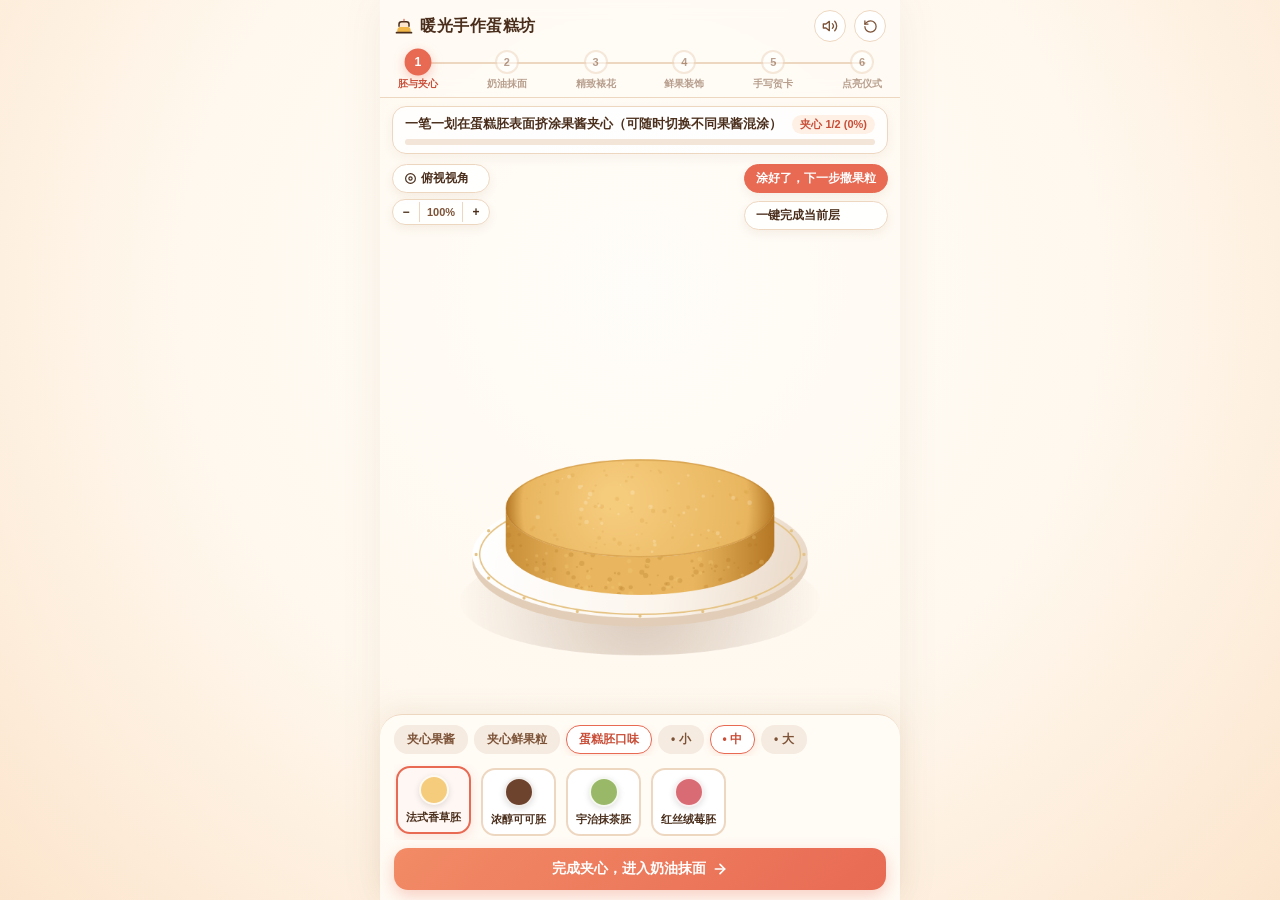
<file: 蛋糕抹面.html>
<!DOCTYPE html>
<html lang="zh-CN">
<head>
<meta charset="UTF-8">
<meta name="viewport" content="width=device-width, initial-scale=1.0, maximum-scale=1.0, user-scalable=no, viewport-fit=cover">
<title>暖光甜品屋 - 手工蛋糕工坊</title>
<style>
  :root {
    --bg-cream: #FFF8EE;
    --bg-peach: #FCE5CD;
    --panel-bg: rgba(255, 252, 246, 0.95);
    --brown-dark: #4A2E1B;
    --brown-mid: #7D5338;
    --brown-light: #B88B6A;
    --accent-coral: #E86A53;
    --accent-coral-dark: #C94E38;
    --accent-gold: #F2B749;
    --accent-green: #68A357;
    --border-warm: #EED7C1;
    --shadow-warm: 0 8px 24px rgba(125, 83, 56, 0.12);
  }

  * {
    box-sizing: border-box;
    margin: 0;
    padding: 0;
    user-select: none;
    -webkit-user-select: none;
    -webkit-touch-callout: none;
    -webkit-tap-highlight-color: transparent;
  }

  html, body {
    width: 100%;
    height: 100%;
    height: 100dvh;
    overflow: hidden;
    background: radial-gradient(circle at 50% 32%, #FFFDF9 0%, var(--bg-cream) 52%, var(--bg-peach) 100%);
    font-family: -apple-system, BlinkMacSystemFont, "PingFang SC", "Hiragino Sans GB", "Microsoft YaHei", sans-serif;
    color: var(--brown-dark);
  }

  #app {
    display: flex;
    flex-direction: column;
    width: 100%;
    max-width: 520px;
    height: 100%;
    margin: 0 auto;
    position: relative;
    box-shadow: 0 0 40px rgba(125, 83, 56, 0.08);
  }

  /* 顶部步骤导航 */
  .top-header {
    flex-shrink: 0;
    padding: 10px 14px 6px;
    background: rgba(255, 251, 245, 0.85);
    backdrop-filter: blur(8px);
    border-bottom: 1px solid var(--border-warm);
    z-index: 20;
  }

  .header-row {
    display: flex;
    align-items: center;
    justify-content: space-between;
    margin-bottom: 8px;
  }

  .brand-title {
    font-size: 16px;
    font-weight: 700;
    color: var(--brown-dark);
    letter-spacing: 0.5px;
    display: flex;
    align-items: center;
    gap: 6px;
  }

  .header-actions {
    display: flex;
    gap: 8px;
  }

  .icon-btn {
    width: 32px;
    height: 32px;
    border-radius: 50%;
    border: 1px solid var(--border-warm);
    background: #FFF;
    color: var(--brown-mid);
    display: flex;
    align-items: center;
    justify-content: center;
    cursor: pointer;
    transition: all 0.2s;
  }

  .icon-btn:active {
    transform: scale(0.92);
    background: var(--bg-cream);
  }

  .stepper {
    display: flex;
    justify-content: space-between;
    align-items: center;
    position: relative;
    padding: 0 4px;
  }

  .stepper::before {
    content: '';
    position: absolute;
    top: 12px;
    left: 20px;
    right: 20px;
    height: 2px;
    background: var(--border-warm);
    z-index: 0;
  }

  .step-item {
    position: relative;
    z-index: 1;
    display: flex;
    flex-direction: column;
    align-items: center;
    gap: 3px;
    cursor: pointer;
    opacity: 0.55;
    transition: all 0.25s;
  }

  .step-item.active, .step-item.done {
    opacity: 1;
  }

  .step-dot {
    width: 24px;
    height: 24px;
    border-radius: 50%;
    background: #FFF;
    border: 2px solid var(--border-warm);
    display: flex;
    align-items: center;
    justify-content: center;
    font-size: 11px;
    font-weight: 700;
    color: var(--brown-mid);
    transition: all 0.25s;
  }

  .step-item.active .step-dot {
    background: var(--accent-coral);
    border-color: var(--accent-coral);
    color: #FFF;
    transform: scale(1.12);
    box-shadow: 0 3px 10px rgba(232, 106, 83, 0.35);
  }

  .step-item.done .step-dot {
    background: var(--accent-gold);
    border-color: var(--accent-gold);
    color: #FFF;
  }

  .step-label {
    font-size: 10px;
    font-weight: 600;
    color: var(--brown-mid);
  }

  .step-item.active .step-label {
    color: var(--accent-coral-dark);
    font-weight: 700;
  }

  /* 引导提示与进度条 */
  .prompt-bar {
    flex-shrink: 0;
    margin: 8px 12px 0;
    padding: 8px 12px;
    background: rgba(255, 255, 255, 0.88);
    border: 1px solid var(--border-warm);
    border-radius: 14px;
    box-shadow: 0 4px 12px rgba(125, 83, 56, 0.06);
    display: flex;
    flex-direction: column;
    gap: 5px;
    z-index: 15;
  }

  .prompt-top {
    display: flex;
    justify-content: space-between;
    align-items: center;
    font-size: 12.5px;
    font-weight: 600;
    color: var(--brown-dark);
  }

  .prompt-badge {
    font-size: 11px;
    padding: 2px 8px;
    border-radius: 10px;
    background: #FFF0E5;
    color: var(--accent-coral-dark);
    font-weight: 700;
    white-space: nowrap;
  }

  .progress-track {
    width: 100%;
    height: 6px;
    background: #F3E5D7;
    border-radius: 4px;
    overflow: hidden;
  }

  .progress-fill {
    height: 100%;
    width: 0%;
    background: linear-gradient(90deg, var(--accent-gold), var(--accent-coral));
    border-radius: 4px;
    transition: width 0.15s ease-out;
  }

  /* 中央画布舞台 */
  .stage-wrap {
    flex: 1 1 0;
    min-height: 0;
    position: relative;
    display: flex;
    align-items: center;
    justify-content: center;
    overflow: hidden;
  }

  #cakeCanvas {
    max-width: 100%;
    max-height: 100%;
    width: auto;
    height: auto;
    aspect-ratio: 720 / 760;
    touch-action: none;
    display: block;
  }

  /* 舞台浮动工具按钮 */
  .stage-floating-tools {
    position: absolute;
    top: 10px;
    right: 12px;
    display: flex;
    flex-direction: column;
    gap: 8px;
    z-index: 12;
  }

  /* 舞台左上角视角与缩放控件 */
  .stage-camera-controls {
    position: absolute;
    top: 10px;
    left: 12px;
    display: flex;
    flex-direction: column;
    gap: 6px;
    z-index: 12;
  }

  .zoom-group {
    display: flex;
    align-items: center;
    background: rgba(255, 255, 255, 0.92);
    border: 1px solid var(--border-warm);
    border-radius: 18px;
    box-shadow: 0 4px 10px rgba(125, 83, 56, 0.08);
    overflow: hidden;
  }

  .zoom-btn {
    border: none;
    background: transparent;
    color: var(--brown-dark);
    font-size: 12px;
    font-weight: 700;
    padding: 5px 8px;
    cursor: pointer;
    min-width: 26px;
    display: flex;
    align-items: center;
    justify-content: center;
  }

  .zoom-btn:active {
    background: var(--bg-cream);
  }

  .zoom-readout {
    font-size: 11px;
    font-weight: 700;
    color: var(--brown-mid);
    padding: 4px 6px;
    border-left: 1px solid var(--border-warm);
    border-right: 1px solid var(--border-warm);
    cursor: pointer;
    min-width: 44px;
    text-align: center;
  }

  .float-pill {
    display: flex;
    align-items: center;
    gap: 4px;
    padding: 6px 11px;
    border-radius: 18px;
    background: rgba(255, 255, 255, 0.92);
    border: 1px solid var(--border-warm);
    box-shadow: 0 4px 10px rgba(125, 83, 56, 0.08);
    font-size: 11.5px;
    font-weight: 600;
    color: var(--brown-dark);
    cursor: pointer;
    transition: all 0.2s;
  }

  .float-pill:active {
    transform: scale(0.94);
  }

  .float-pill.active {
    background: var(--accent-coral);
    color: #FFF;
    border-color: var(--accent-coral);
  }

  /* 选中装饰物的浮动调整条 */
  .selection-toolbar {
    position: absolute;
    bottom: 10px;
    left: 50%;
    transform: translateX(-50%);
    background: rgba(255, 252, 246, 0.96);
    border: 1px solid var(--border-warm);
    border-radius: 22px;
    padding: 5px 10px;
    display: flex;
    align-items: center;
    gap: 8px;
    box-shadow: 0 6px 18px rgba(125, 83, 56, 0.16);
    z-index: 15;
  }

  .sel-btn {
    padding: 5px 10px;
    border-radius: 14px;
    border: 1px solid var(--border-warm);
    background: #FFF;
    font-size: 11px;
    font-weight: 600;
    color: var(--brown-dark);
    cursor: pointer;
  }

  .sel-btn.danger {
    color: #D94330;
    border-color: #F5C6BE;
    background: #FFF5F3;
  }

  /* 底部控制坞 */
  .bottom-dock {
    flex-shrink: 0;
    background: var(--panel-bg);
    border-top: 1px solid var(--border-warm);
    border-radius: 22px 22px 0 0;
    padding: 10px 14px calc(10px + env(safe-area-inset-bottom));
    box-shadow: 0 -6px 24px rgba(125, 83, 56, 0.08);
    z-index: 20;
    display: flex;
    flex-direction: column;
    gap: 8px;
  }

  .sub-tabs {
    display: flex;
    gap: 6px;
    overflow-x: auto;
    padding-bottom: 2px;
    scrollbar-width: none;
  }
  .sub-tabs::-webkit-scrollbar { display: none; }

  .sub-tab {
    padding: 5px 12px;
    border-radius: 14px;
    background: #F6EBE0;
    color: var(--brown-mid);
    font-size: 12px;
    font-weight: 600;
    white-space: nowrap;
    cursor: pointer;
    border: 1px solid transparent;
    transition: all 0.2s;
  }

  .sub-tab.active {
    background: #FFF;
    color: var(--accent-coral-dark);
    border-color: var(--accent-coral);
    box-shadow: 0 2px 8px rgba(232, 106, 83, 0.15);
  }

  .options-scroll {
    display: flex;
    gap: 10px;
    overflow-x: auto;
    padding: 4px 2px;
    scrollbar-width: none;
    min-height: 68px;
    align-items: center;
  }
  .options-scroll::-webkit-scrollbar { display: none; }

  .option-card {
    flex: 0 0 auto;
    min-width: 64px;
    padding: 7px 8px;
    border-radius: 14px;
    background: #FFF;
    border: 2px solid var(--border-warm);
    display: flex;
    flex-direction: column;
    align-items: center;
    gap: 5px;
    cursor: pointer;
    transition: all 0.2s;
  }

  .option-card.active {
    border-color: var(--accent-coral);
    background: #FFF7F4;
    transform: translateY(-2px);
    box-shadow: 0 4px 12px rgba(232, 106, 83, 0.16);
  }

  .swatch-circle {
    width: 30px;
    height: 30px;
    border-radius: 50%;
    border: 2px solid rgba(255,255,255,0.9);
    box-shadow: 0 2px 6px rgba(0,0,0,0.12);
    position: relative;
  }

  .option-thumb {
    width: 36px;
    height: 36px;
    display: flex;
    align-items: center;
    justify-content: center;
  }

  .option-name {
    font-size: 11px;
    font-weight: 600;
    color: var(--brown-dark);
    white-space: nowrap;
  }

  .dock-footer {
    display: flex;
    gap: 10px;
    align-items: center;
  }

  .btn-secondary {
    padding: 11px 16px;
    border-radius: 14px;
    border: 1.5px solid var(--border-warm);
    background: #FFF;
    color: var(--brown-mid);
    font-size: 13.5px;
    font-weight: 700;
    cursor: pointer;
    white-space: nowrap;
  }

  .btn-primary {
    flex: 1;
    padding: 12px 18px;
    border-radius: 14px;
    border: none;
    background: linear-gradient(135deg, #F28B66 0%, var(--accent-coral) 100%);
    color: #FFF;
    font-size: 14px;
    font-weight: 700;
    cursor: pointer;
    box-shadow: 0 6px 16px rgba(232, 106, 83, 0.3);
    display: flex;
    align-items: center;
    justify-content: center;
    gap: 6px;
    transition: all 0.2s;
  }

  .btn-primary:active {
    transform: scale(0.98);
  }

  /* 贺卡工作台弹窗 */
  .modal-overlay {
    position: fixed;
    inset: 0;
    background: rgba(74, 46, 27, 0.45);
    backdrop-filter: blur(4px);
    z-index: 50;
    display: none;
    align-items: center;
    justify-content: center;
    padding: 16px;
  }

  .modal-overlay.show {
    display: flex;
  }

  .card-modal {
    width: 100%;
    max-width: 420px;
    background: #FFFDF9;
    border-radius: 24px;
    border: 2px solid var(--border-warm);
    padding: 16px;
    box-shadow: 0 20px 50px rgba(74, 46, 27, 0.25);
    display: flex;
    flex-direction: column;
    gap: 12px;
    max-height: 92dvh;
    overflow-y: auto;
  }

  .card-preview-box {
    border-radius: 16px;
    padding: 16px;
    position: relative;
    transition: all 0.3s;
    border: 2px solid #E6CFAF;
    background: #FFF9F0;
    box-shadow: inset 0 0 0 4px rgba(255,255,255,0.6);
  }

  .card-theme-0 {
    background: linear-gradient(145deg, #FFFDF8 0%, #FDF2E4 100%);
    border-color: #E2C499;
  }
  .card-theme-1 {
    background: linear-gradient(145deg, #FFF5F5 0%, #FCE1E4 100%);
    border-color: #EBAFB6;
  }
  .card-theme-2 {
    background: linear-gradient(145deg, #F5FBF7 0%, #E0F2E6 100%);
    border-color: #A9D1B5;
  }
  .card-theme-3 {
    background: linear-gradient(145deg, #FBF7EE 0%, #EFE2C8 100%);
    border-color: #C7AD7F;
  }

  .card-input-group {
    display: flex;
    flex-direction: column;
    gap: 8px;
  }

  .card-input, .card-textarea {
    width: 100%;
    border: 1px solid rgba(125, 83, 56, 0.25);
    background: rgba(255, 255, 255, 0.75);
    border-radius: 10px;
    padding: 8px 10px;
    font-size: 13px;
    color: var(--brown-dark);
    font-family: inherit;
    outline: none;
  }

  .card-textarea {
    resize: none;
    height: 64px;
    line-height: 1.5;
  }

  .preset-chips {
    display: flex;
    gap: 6px;
    overflow-x: auto;
    padding-bottom: 2px;
    scrollbar-width: none;
  }
  .preset-chips::-webkit-scrollbar { display: none; }

  .preset-chip {
    padding: 4px 10px;
    border-radius: 12px;
    background: #F6EBE0;
    color: var(--brown-mid);
    font-size: 11px;
    font-weight: 600;
    white-space: nowrap;
    cursor: pointer;
  }

  .sig-pad-wrap {
    margin-top: 4px;
    border: 1px dashed var(--brown-light);
    border-radius: 10px;
    background: rgba(255, 255, 255, 0.65);
    position: relative;
    height: 76px;
    overflow: hidden;
  }

  #sigCanvas {
    width: 100%;
    height: 100%;
    touch-action: none;
    display: block;
  }

  .sig-hint {
    position: absolute;
    top: 6px;
    left: 8px;
    font-size: 10.5px;
    color: var(--brown-light);
    pointer-events: none;
  }

  .sig-clear {
    position: absolute;
    top: 5px;
    right: 6px;
    font-size: 10.5px;
    padding: 2px 7px;
    border-radius: 8px;
    background: #FFF;
    border: 1px solid var(--border-warm);
    color: var(--brown-mid);
    cursor: pointer;
  }

  /* 海报保存展示弹窗 */
  .coop-only { display: none !important; }
  body.is-embedded .coop-only { display: flex !important; }
  .coop-bar {
    align-items: center;
    gap: 6px;
    margin-bottom: 6px;
    padding: 4px 6px;
    background: rgba(255, 245, 232, 0.92);
    border: 1px solid var(--border-warm);
    border-radius: 10px;
    font-size: 11px;
  }
  .coop-select {
    border: 1px solid #DFC4A8;
    background: #FFFDF9;
    color: var(--brown-dark);
    border-radius: 7px;
    padding: 3px 6px;
    font-size: 11px;
    font-weight: 600;
    outline: none;
    max-width: 116px;
  }
  .coop-pill-btn {
    border: 1px solid #E5B494;
    background: #FFF;
    color: var(--brown-dark);
    border-radius: 999px;
    padding: 3px 8px;
    font-size: 10.5px;
    font-weight: 700;
    cursor: pointer;
    white-space: nowrap;
  }
  .coop-pill-btn.accent {
    border-color: var(--accent-coral);
    background: var(--accent-coral);
    color: #FFF;
  }
  .coop-bubble-wrap {
    position: absolute;
    left: 10px;
    right: 10px;
    bottom: 8px;
    z-index: 25;
    display: none;
    flex-direction: column;
    align-items: flex-start;
    gap: 6px;
    pointer-events: none;
  }
  .coop-bubble-wrap.show { display: flex; }
  .coop-bubble-pill {
    pointer-events: auto;
    display: inline-flex;
    align-items: center;
    gap: 6px;
    background: rgba(255, 252, 246, 0.94);
    border: 1.5px solid #E5B996;
    border-radius: 999px;
    padding: 4px 11px;
    box-shadow: 0 4px 12px rgba(74, 46, 27, 0.14);
    font-size: 11px;
    color: var(--brown-dark);
    cursor: pointer;
  }
  .coop-bubble-dot {
    width: 7px;
    height: 7px;
    border-radius: 50%;
    background: var(--accent-coral);
    flex-shrink: 0;
  }
  .coop-bubble-card {
    pointer-events: auto;
    width: 100%;
    background: rgba(255, 252, 246, 0.96);
    border: 1.5px solid #E5B996;
    border-radius: 12px;
    padding: 9px 12px;
    box-shadow: 0 8px 20px rgba(74, 46, 27, 0.16);
    display: none;
    flex-direction: column;
    gap: 4px;
  }
  .coop-bubble-wrap.expanded .coop-bubble-card { display: flex; }
  .poster-view-tabs {
    width: 100%;
    display: none;
    grid-template-columns: 1fr 1fr;
    gap: 6px;
    background: #F5E7D7;
    padding: 3px;
    border-radius: 10px;
  }
  .poster-view-tabs.show { display: grid; }
  .poster-view-tab {
    border: none;
    border-radius: 8px;
    padding: 6px 8px;
    font-size: 12px;
    font-weight: 700;
    color: var(--brown-mid);
    background: transparent;
    cursor: pointer;
  }
  .poster-view-tab.active {
    background: #FFFDF9;
    color: var(--accent-coral-dark);
    box-shadow: 0 1px 4px rgba(74, 46, 27, 0.1);
  }
  .poster-notes-page {
    width: 100%;
    max-height: 290px;
    overflow-y: auto;
    display: none;
    flex-direction: column;
    gap: 8px;
    padding: 2px;
  }
  .poster-notes-page.show { display: flex; }
  .poster-note-item {
    background: #FFFBF4;
    border: 1px solid #EBD5BD;
    border-radius: 10px;
    padding: 9px 11px;
    text-align: left;
  }
  .poster-coop-panel {
    width: 100%;
    flex-direction: column;
    gap: 8px;
    padding-top: 8px;
    border-top: 1px dashed var(--border-warm);
    margin-top: 4px;
  }
  .poster-review-box {
    background: #FFF9F0;
    border: 1px solid #EBD2B7;
    border-left: 3px solid var(--accent-coral);
    border-radius: 8px;
    padding: 9px 10px;
    font-size: 12px;
    line-height: 1.65;
    color: var(--brown-dark);
    text-align: left;
  }
  .poster-img {
    width: 100%;
    border-radius: 16px;
    border: 2px solid var(--border-warm);
    box-shadow: 0 8px 25px rgba(74, 46, 27, 0.15);
  }

  .hidden {
    display: none !important;
  }

  /* 矮屏/移动端紧凑适配，确保底部选项与操作按钮永不被裁切遮挡 */
  @media (max-height: 740px) {
    .top-header {
      padding: 6px 12px 4px;
    }
    .header-row {
      margin-bottom: 4px;
    }
    .prompt-bar {
      margin: 5px 10px 0;
      padding: 6px 10px;
      gap: 4px;
    }
    .prompt-top {
      font-size: 11.5px;
    }
    .bottom-dock {
      padding: 8px 12px calc(8px + env(safe-area-inset-bottom));
      gap: 6px;
      border-radius: 18px 18px 0 0;
    }
    .options-scroll {
      min-height: 54px;
      padding: 2px;
      gap: 8px;
    }
    .option-card {
      min-width: 58px;
      padding: 5px 6px;
      gap: 3px;
    }
    .swatch-circle {
      width: 24px;
      height: 24px;
    }
    .option-thumb {
      width: 30px;
      height: 30px;
    }
    .btn-primary, .btn-secondary {
      padding: 9px 14px;
      font-size: 13px;
    }
  }
</style>
</head>
<body>

<div id="app">
  <!-- 顶部导航 -->
  <header class="top-header">
    <div class="header-row">
      <div class="brand-title">
        <button class="icon-btn coop-only" id="backToWorkshopBtn" title="返回东汉工坊" style="width:28px;height:28px;margin-right:2px;">
          <svg width="15" height="15" viewBox="0 0 24 24" fill="none" stroke="currentColor" stroke-width="2.2" stroke-linecap="round" stroke-linejoin="round"><path d="M15 5l-7 7 7 7M8 12h11"/></svg>
        </button>
        <svg width="20" height="20" viewBox="0 0 24 24" fill="none">
          <path d="M4 17C4 14.7909 5.79086 13 8 13H16C18.2091 13 20 14.7909 20 17V20H4V17Z" fill="#F2B749"/>
          <path d="M3 20H21" stroke="#4A2E1B" stroke-width="2" stroke-linecap="round"/>
          <path d="M6 13V10C6 8.34315 7.34315 7 9 7H15C16.6569 7 18 8.34315 18 10V13" fill="#FCE5CD" stroke="#4A2E1B" stroke-width="1.8"/>
          <path d="M12 3C13.2 4.2 13.2 5.5 12 6.5C10.8 5.5 10.8 4.2 12 3Z" fill="#E86A53"/>
        </svg>
        <span>暖光手作蛋糕坊</span>
      </div>
      <div class="header-actions">
        <button class="icon-btn coop-only" id="openHistoryBtn" title="手作蛋糕历史回顾">
          <svg width="15" height="15" viewBox="0 0 24 24" fill="none" stroke="currentColor" stroke-width="2" stroke-linecap="round" stroke-linejoin="round">
            <circle cx="12" cy="12" r="9"></circle>
            <polyline points="12 7 12 12 15.5 14"></polyline>
          </svg>
        </button>
        <button class="icon-btn" id="soundToggleBtn" title="音效开关">
          <svg id="soundOnIcon" width="16" height="16" viewBox="0 0 24 24" fill="none" stroke="currentColor" stroke-width="2" stroke-linecap="round" stroke-linejoin="round">
            <polygon points="11 5 6 9 2 9 2 15 6 15 11 19 11 5"></polygon>
            <path d="M15.54 8.46a5 5 0 0 1 0 7.07"></path>
            <path d="M19.07 4.93a10 10 0 0 1 0 14.14"></path>
          </svg>
        </button>
        <button class="icon-btn" id="resetGameBtn" title="重新制作">
          <svg width="15" height="15" viewBox="0 0 24 24" fill="none" stroke="currentColor" stroke-width="2" stroke-linecap="round" stroke-linejoin="round">
            <path d="M3 12a9 9 0 1 0 9-9 9.75 9.75 0 0 0-6.74 2.74L3 8"></path>
            <path d="M3 3v5h5"></path>
          </svg>
        </button>
      </div>
    </div>

    <!-- 内嵌小手机共创栏（独立打开时自动隐藏） -->
    <div class="coop-bar coop-only" id="coopBar">
      <select class="coop-select" id="coopCharSelect" title="选择同行名士"></select>
      <select class="coop-select" id="coopModeSelect" title="选择共创模式">
        <option value="user_make_char_eat">我做 · TA尝</option>
        <option value="relay_coop">你一步 · TA一步</option>
        <option value="char_make_user_eat">TA做 · 我尝</option>
      </select>
      <button class="coop-pill-btn" id="coopSwapBtn" style="display:none;">我先手</button>
      <button class="coop-pill-btn accent" id="coopActionBtn" style="display:none;">请TA动手</button>
    </div>

    <div class="stepper" id="stepperBar">
      <div class="step-item active" data-step="0">
        <div class="step-dot">1</div>
        <span class="step-label">胚与夹心</span>
      </div>
      <div class="step-item" data-step="1">
        <div class="step-dot">2</div>
        <span class="step-label">奶油抹面</span>
      </div>
      <div class="step-item" data-step="2">
        <div class="step-dot">3</div>
        <span class="step-label">精致裱花</span>
      </div>
      <div class="step-item" data-step="3">
        <div class="step-dot">4</div>
        <span class="step-label">鲜果装饰</span>
      </div>
      <div class="step-item" data-step="4">
        <div class="step-dot">5</div>
        <span class="step-label">手写贺卡</span>
      </div>
      <div class="step-item" data-step="5">
        <div class="step-dot">6</div>
        <span class="step-label">点亮仪式</span>
      </div>
    </div>
  </header>

  <!-- 动态操作提示与进度 -->
  <div class="prompt-bar" id="promptBar">
    <div class="prompt-top">
      <span id="promptText">在第一层蛋糕胚表面来回滑动，涂抹果酱与奶油夹心</span>
      <span class="prompt-badge" id="promptBadge">夹心层 1/2</span>
    </div>
    <div class="progress-track" id="progressTrack">
      <div class="progress-fill" id="progressFill"></div>
    </div>
  </div>

  <!-- 主画布舞台 -->
  <div class="stage-wrap">
    <canvas id="cakeCanvas" width="720" height="760"></canvas>

    <!-- 左上角视角切换与缩放控件 -->
    <div class="stage-camera-controls" id="cameraControls">
      <button class="float-pill" id="viewModeBtn" title="切换立体/俯视视角">
        <svg width="13" height="13" viewBox="0 0 24 24" fill="none" stroke="currentColor" stroke-width="2.2" stroke-linecap="round" stroke-linejoin="round">
          <circle cx="12" cy="12" r="9"></circle>
          <circle cx="12" cy="12" r="3"></circle>
        </svg>
        <span id="viewModeLabel">俯视视角</span>
      </button>
      <div class="zoom-group">
        <button class="zoom-btn" id="zoomOutBtn" title="缩小">−</button>
        <span class="zoom-readout" id="zoomResetBtn" title="点击复位 100%">100%</span>
        <button class="zoom-btn" id="zoomInBtn" title="放大">+</button>
      </div>
    </div>

    <!-- 右侧浮动快捷工具 -->
    <div class="stage-floating-tools" id="floatingTools"></div>

    <!-- 选中水果/装饰时的微调栏 -->
    <div class="selection-toolbar hidden" id="selectionToolbar">
      <button class="sel-btn" id="btnScaleUp">放大</button>
      <button class="sel-btn" id="btnScaleDown">缩小</button>
      <button class="sel-btn" id="btnRotate">旋转</button>
      <button class="sel-btn danger" id="btnDeleteDeco">移除</button>
    </div>

    <!-- 名士共创实时互动气泡（默认收起成左下角小胶囊，不遮挡蛋糕；点击可展开/收起） -->
    <div class="coop-bubble-wrap" id="coopBubble">
      <div class="coop-bubble-card" id="coopBubbleCard">
        <div style="display:flex;justify-content:space-between;align-items:center;gap:8px;">
          <span id="coopBubbleName" style="font-size:11.5px;font-weight:800;color:#C94E38;"></span>
          <div style="display:inline-flex;align-items:center;gap:6px;">
            <span id="coopBubbleTag" style="font-size:10px;padding:1px 6px;border-radius:999px;background:#FCE5CD;color:#7D5338;font-weight:700;"></span>
            <button id="coopCollapseBtn" class="coop-pill-btn" style="padding:1px 7px;font-size:10px;">收起</button>
          </div>
        </div>
        <div id="coopBubbleText" style="font-size:12px;line-height:1.55;color:#4A2E1B;"></div>
      </div>
      <div style="display:flex;align-items:center;gap:6px;flex-wrap:wrap;">
        <button type="button" class="coop-bubble-pill" id="coopBubblePill">
          <span class="coop-bubble-dot" id="coopBubbleDot"></span>
          <span id="coopBubblePillLabel" style="font-weight:700;">查看名士发言</span>
        </button>
        <button type="button" id="coopNextDemoBtn" class="coop-pill-btn accent" style="display:none;pointer-events:auto;padding:4px 10px;">看下一步</button>
        <button type="button" id="coopSkipAnimBtn" class="coop-pill-btn" style="display:none;pointer-events:auto;padding:4px 9px;">直达成品</button>
      </div>
    </div>
  </div>

  <!-- 底部操作面板 -->
  <div class="bottom-dock" id="bottomDock">
    <div class="sub-tabs" id="subTabs"></div>
    <div class="options-scroll" id="optionsScroll"></div>
    <div class="dock-footer">
      <button class="btn-secondary hidden" id="prevStepBtn">上一步</button>
      <button class="btn-primary" id="nextStepBtn">
        <span id="nextStepText">完成夹心，进入抹面</span>
        <svg width="16" height="16" viewBox="0 0 24 24" fill="none" stroke="currentColor" stroke-width="2.5" stroke-linecap="round" stroke-linejoin="round">
          <path d="M5 12h14"></path>
          <path d="m12 5 7 7-7 7"></path>
        </svg>
      </button>
    </div>
  </div>
</div>

<!-- 贺卡编写与手绘签名弹窗 -->
<div class="modal-overlay" id="cardModal">
  <div class="card-modal">
    <div style="display:flex;justify-content:space-between;align-items:center;">
      <h3 style="font-size:16px;color:var(--brown-dark);">定制手作祝福贺卡</h3>
      <button class="icon-btn" id="closeCardModalBtn">
        <svg width="14" height="14" viewBox="0 0 24 24" fill="none" stroke="currentColor" stroke-width="2.5"><path d="M18 6L6 18M6 6l12 12"/></svg>
      </button>
    </div>

    <div class="sub-tabs" id="cardThemeTabs">
      <div class="sub-tab active" data-theme="0">暖杏金边</div>
      <div class="sub-tab" data-theme="1">蜜桃莓果</div>
      <div class="sub-tab" data-theme="2">森系抹茶</div>
      <div class="sub-tab" data-theme="3">复古羊皮卷</div>
    </div>

    <div class="card-preview-box card-theme-0" id="cardPreviewBox">
      <div class="card-input-group">
        <input type="text" class="card-input" id="cardToInput" maxlength="18" placeholder="致：最珍贵的人" value="致：温柔闪耀的你">
        <textarea class="card-textarea" id="cardBodyInput" maxlength="60" placeholder="写下你的温暖祝福...">愿你每一个日子都如刚出炉的奶油蛋糕般，香气扑鼻，甜美温暖。</textarea>
        <input type="text" class="card-input" id="cardPlacaInput" maxlength="10" placeholder="蛋糕巧克力牌刻字（最多10字）" value="Happy Day">
      </div>
      <div class="sig-pad-wrap">
        <span class="sig-hint">在此处用手指手写签名或画个小图案</span>
        <button class="sig-clear" id="clearSigBtn">重签</button>
        <canvas id="sigCanvas" width="340" height="76"></canvas>
      </div>
    </div>

    <div class="preset-chips" id="presetChips">
      <span class="preset-chip" data-msg="岁岁常欢愉，年年皆胜意，生日快乐！" data-plaque="生日快乐">生日祝福</span>
      <span class="preset-chip" data-msg="生活或许偶有微苦，但总有一份奶油为你留住甜美。" data-plaque="天天开心">日常治愈</span>
      <span class="preset-chip" data-msg="庆祝我们每一个闪闪发光的纪念日，万事顺遂。" data-plaque="Sweet Love">纪念日</span>
      <span class="preset-chip" data-msg="祝你前程似锦，所有的努力都能开花结果！" data-plaque="心想事成">金榜庆祝</span>
    </div>

    <button class="btn-primary" id="saveCardBtn">完成贺卡并插上巧克力牌</button>
  </div>
</div>

<!-- 纪念海报生成弹窗 -->
<div class="modal-overlay" id="posterModal">
  <div class="card-modal" style="align-items:center;">
    <div style="width:100%;display:flex;justify-content:space-between;align-items:center;">
      <h3 style="font-size:16px;color:var(--brown-dark);">专属甜品纪念卡</h3>
      <button class="icon-btn" id="closePosterModalBtn">
        <svg width="14" height="14" viewBox="0 0 24 24" fill="none" stroke="currentColor" stroke-width="2.5"><path d="M18 6L6 18M6 6l12 12"/></svg>
      </button>
    </div>
    <div class="poster-view-tabs" id="posterViewTabs">
      <button type="button" class="poster-view-tab active" id="tabPosterImg">成品纪念卡</button>
      <button type="button" class="poster-view-tab" id="tabPosterNotes">TA 的配料心意</button>
    </div>
    <img id="posterImage" class="poster-img" alt="蛋糕纪念海报">
    <div class="poster-notes-page" id="posterNotesPage"></div>
    <div style="display:flex;gap:10px;width:100%;">
      <button class="btn-primary" id="downloadPosterBtn">保存纪念海报图片</button>
    </div>
    <!-- 小手机内嵌专属：名士品鉴 / 试吃反馈 / 存行囊 / 发传讯 -->
    <div class="poster-coop-panel coop-only" id="posterCoopPanel">
      <div style="display:flex;gap:8px;width:100%;" id="posterTasteRow">
        <button class="btn-secondary" id="askCharTasteBtn" style="flex:1;padding:9px 8px;font-size:12.5px;">请 TA 品尝点评</button>
      </div>
      <div id="posterUserFeedbackRow" style="display:none;width:100%;gap:6px;flex-direction:column;">
        <div style="display:flex;gap:6px;width:100%;">
          <input id="userFeedbackInput" type="text" class="card-input" style="flex:1;padding:7px 9px;font-size:12px;" placeholder="尝完 TA 做的蛋糕，写一句你的真实感受…">
          <button class="btn-primary" id="sendUserFeedbackBtn" style="flex:0 0 auto;padding:7px 12px;font-size:12px;">告诉 TA</button>
        </div>
      </div>
      <div id="posterReviewBox" class="poster-review-box" style="display:none;"></div>
      <div style="display:grid;grid-template-columns:1fr 1fr;gap:8px;width:100%;">
        <button class="btn-secondary" id="saveCakeBackpackBtn" style="padding:8px 6px;font-size:12px;">存入我的背包</button>
        <button class="btn-secondary" id="sendCakeChatBtn" style="padding:8px 6px;font-size:12px;">转发给传讯好友</button>
      </div>
      <div id="posterCoopStatus" style="font-size:11px;color:#7D5338;text-align:center;min-height:14px;"></div>
    </div>
  </div>
</div>

<!-- 转发给传讯好友弹窗（仿超话圈转发） -->
<div class="modal-overlay" id="forwardChatModal" style="z-index:120;">
  <div class="card-modal" style="max-height:80vh;overflow-y:auto;">
    <div style="display:flex;justify-content:space-between;align-items:center;">
      <h3 style="font-size:15.5px;color:var(--brown-dark);">转发蛋糕至传讯</h3>
      <button class="icon-btn" id="closeForwardModalBtn">
        <svg width="14" height="14" viewBox="0 0 24 24" fill="none" stroke="currentColor" stroke-width="2.5"><path d="M18 6L6 18M6 6l12 12"/></svg>
      </button>
    </div>
    <input type="text" id="forwardNoteInput" class="card-input" placeholder="附上一句话给对方（可选）…" maxlength="80">
    <div id="forwardFriendsList" style="display:flex;flex-direction:column;gap:7px;max-height:260px;overflow-y:auto;"></div>
    <div id="forwardStatusText" style="font-size:11.5px;color:#C94E38;text-align:center;min-height:16px;"></div>
  </div>
</div>

<!-- 手作蛋糕历史回顾弹窗 -->
<div class="modal-overlay" id="historyModal" style="z-index:115;">
  <div class="card-modal" style="max-height:84vh;overflow-y:auto;">
    <div style="display:flex;justify-content:space-between;align-items:center;">
      <h3 id="historyModalTitle" style="font-size:15.5px;color:var(--brown-dark);">手作蛋糕历史回顾</h3>
      <div style="display:inline-flex;gap:6px;align-items:center;">
        <button class="coop-pill-btn" id="historyBackListBtn" style="display:none;">返回列表</button>
        <button class="icon-btn" id="closeHistoryModalBtn">
          <svg width="14" height="14" viewBox="0 0 24 24" fill="none" stroke="currentColor" stroke-width="2.5"><path d="M18 6L6 18M6 6l12 12"/></svg>
        </button>
      </div>
    </div>
    <div id="historyGridView" style="display:grid;grid-template-columns:1fr 1fr;gap:10px;"></div>
    <div id="historyDetailView" style="display:none;flex-direction:column;gap:8px;"></div>
  </div>
</div>

<script>
(() => {
  /* ============================================================================
   * 1. 合成音效引擎 (Web Audio API，无需外部音频，零延迟)
   * ============================================================================ */
  class SoundEngine {
    constructor() {
      this.ctx = null;
      this.enabled = true;
      this.lastSwish = 0;
    }
    init() {
      if (!this.ctx) {
        const AudioCtx = window.AudioContext || window.webkitAudioContext;
        if (AudioCtx) this.ctx = new AudioCtx();
      }
      if (this.ctx && this.ctx.state === 'suspended') {
        this.ctx.resume();
      }
    }
    playPop(freq = 520) {
      if (!this.enabled) return;
      this.init();
      if (!this.ctx) return;
      const now = this.ctx.currentTime;
      const osc = this.ctx.createOscillator();
      const gain = this.ctx.createGain();
      osc.type = 'sine';
      osc.frequency.setValueAtTime(freq, now);
      osc.frequency.exponentialRampToValueAtTime(freq * 1.45, now + 0.08);
      gain.gain.setValueAtTime(0.14, now);
      gain.gain.exponentialRampToValueAtTime(0.001, now + 0.09);
      osc.connect(gain);
      gain.connect(this.ctx.destination);
      osc.start(now);
      osc.stop(now + 0.09);
    }
    playSwish() {
      if (!this.enabled) return;
      const nowMs = performance.now();
      if (nowMs - this.lastSwish < 90) return;
      this.lastSwish = nowMs;
      this.init();
      if (!this.ctx) return;
      const now = this.ctx.currentTime;
      const osc = this.ctx.createOscillator();
      const gain = this.ctx.createGain();
      osc.type = 'triangle';
      osc.frequency.setValueAtTime(220 + Math.random() * 80, now);
      osc.frequency.exponentialRampToValueAtTime(140, now + 0.07);
      gain.gain.setValueAtTime(0.04, now);
      gain.gain.exponentialRampToValueAtTime(0.001, now + 0.07);
      osc.connect(gain);
      gain.connect(this.ctx.destination);
      osc.start(now);
      osc.stop(now + 0.07);
    }
    playScrape(speed = 1) {
      if (!this.enabled) return;
      const nowMs = performance.now();
      if (nowMs - this.lastSwish < 75) return;
      this.lastSwish = nowMs;
      this.init();
      if (!this.ctx) return;
      const now = this.ctx.currentTime;
      const dur = 0.08;
      const sampleCount = Math.floor(this.ctx.sampleRate * dur);
      const buffer = this.ctx.createBuffer(1, sampleCount, this.ctx.sampleRate);
      const ch = buffer.getChannelData(0);
      for (let i = 0; i < sampleCount; i++) {
        ch[i] = (Math.random() * 2 - 1) * 0.45;
      }
      const src = this.ctx.createBufferSource();
      src.buffer = buffer;
      const filter = this.ctx.createBiquadFilter();
      filter.type = 'lowpass';
      const cutoff = Math.max(340, Math.min(920, 400 + speed * 28));
      filter.frequency.setValueAtTime(cutoff, now);
      const gain = this.ctx.createGain();
      gain.gain.setValueAtTime(0.032, now);
      gain.gain.exponentialRampToValueAtTime(0.001, now + dur);
      src.connect(filter);
      filter.connect(gain);
      gain.connect(this.ctx.destination);
      src.start(now);
      src.stop(now + dur);
    }
    playChime() {
      if (!this.enabled) return;
      this.init();
      if (!this.ctx) return;
      const notes = [523.25, 659.25, 783.99, 1046.5];
      notes.forEach((n, i) => {
        const now = this.ctx.currentTime + i * 0.07;
        const osc = this.ctx.createOscillator();
        const gain = this.ctx.createGain();
        osc.type = 'sine';
        osc.frequency.setValueAtTime(n, now);
        gain.gain.setValueAtTime(0.11, now);
        gain.gain.exponentialRampToValueAtTime(0.001, now + 0.35);
        osc.connect(gain);
        gain.connect(this.ctx.destination);
        osc.start(now);
        osc.stop(now + 0.36);
      });
    }
  }
  const sfx = new SoundEngine();

  /* ============================================================================
   * 2. 游戏配方与数据配置
   * ============================================================================ */
  const SPONGE_FLAVORS = [
    { id: 'vanilla', name: '法式香草胚', top: '#F5CB7C', sideTop: '#E9B65F', sideBot: '#C98E38', crust: '#B57724', crumb: '#D49A42' },
    { id: 'cocoa',   name: '浓醇可可胚', top: '#6D432E', sideTop: '#5B3522', sideBot: '#432415', crust: '#331A0E', crumb: '#4D2B1A' },
    { id: 'matcha',  name: '宇治抹茶胚', top: '#9AB968', sideTop: '#84A453', sideBot: '#67853B', crust: '#55702D', crumb: '#759644' },
    { id: 'berry',   name: '红丝绒莓胚', top: '#D96B75', sideTop: '#C45560', sideBot: '#9F3B45', crust: '#852C36', crumb: '#B34853' }
  ];

  const FILLING_CREAMS = [
    { id: 'milk_jam',  name: '香草草莓酱', cream: '#FFF9EE', jam: '#E03C4C' },
    { id: 'mango_jam', name: '百香芒果酱', cream: '#FFF8E5', jam: '#F39C12' },
    { id: 'berry_jam', name: '森林蓝莓酱', cream: '#F8F4FF', jam: '#52347C' },
    { id: 'choco_jam', name: '榛子巧克力', cream: '#F5E8DC', jam: '#4E2A17' }
  ];

  const FILLING_FRUITS = [
    { id: 'diced_straw', name: '鲜切草莓丁', color: '#E83A4B', inner: '#FFACB5', seed: '#FFE17D' },
    { id: 'diced_mango', name: '台农甜芒粒', color: '#FFA61A', inner: '#FFCF66', seed: '#FFF2B2' },
    { id: 'diced_oreo',  name: '奥利奥巧碎', color: '#2E221D', inner: '#54423A', seed: '#F5EFEA' },
    { id: 'diced_blue',  name: '爆汁蓝莓粒', color: '#39467A', inner: '#6D7EB8', seed: '#1F2747' }
  ];

  const FROSTING_COLORS = [
    { id: 'ivory',     name: '动物鲜奶油', light: '#FFFDF8', mid: '#F6EDE0', dark: '#DFCCB8', shade: '#DFD1BE' },
    { id: 'blush',     name: '树莓粉奶油', light: '#FFF0F3', mid: '#F9CCD6', dark: '#DFABB7', shade: '#E5B4C0' },
    { id: 'butter',    name: '海盐焦糖黄', light: '#FFF9E2', mid: '#F9E3A0', dark: '#DFC77B', shade: '#E4CC85' },
    { id: 'pistachio', name: '开心果奶绿', light: '#F2F9EC', mid: '#CDE4BC', dark: '#AFC99B', shade: '#B6D0A3' },
    { id: 'taro',      name: '芋泥紫奶油', light: '#F7F2FC', mid: '#DECFF0', dark: '#C0AED6', shade: '#C6B5DC' },
    { id: 'cocoa',     name: '生巧甘纳许', light: '#8A5B44', mid: '#6B422E', dark: '#4F2D1D', shade: '#543120' }
  ];

  const SPATULA_MODES = [
    { id: 'soft',     name: '轻柔晕染', strength: 0.44, drag: 0.24, swatch: 'linear-gradient(135deg, #FFF5F7 0%, #F9CCD6 50%, #F9E3A0 100%)' },
    { id: 'standard', name: '标准抹平', strength: 0.70, drag: 0.32, swatch: 'linear-gradient(135deg, #ECEFF1 0%, #CFD8DC 55%, #B0BEC5 100%)' },
    { id: 'mirror',   name: '镜面精修', strength: 0.92, drag: 0.38, swatch: 'linear-gradient(135deg, #FFFFFF 0%, #E0E7EC 50%, #90A4AE 100%)' }
  ];

  const DRIP_GLAZES = [
    { id: 'none',        name: '无淋面',     color: null },
    { id: 'dark_choco',  name: '黑巧淋面',   color: '#3B1E12', highlight: '#734734' },
    { id: 'berry_glaze', name: '草莓甘纳许', color: '#E0485A', highlight: '#FF8FA0' },
    { id: 'caramel',     name: '太妃焦糖酱', color: '#D47A2A', highlight: '#F8B968' },
    { id: 'white_choco', name: '白巧牛乳淋', color: '#FFF5E4', highlight: '#FFFFFF' },
    { id: 'matcha_glaze',name: '浓抹茶淋面', color: '#5E8239', highlight: '#93B86B' }
  ];

  const PIPING_NOZZLES = [
    { id: 'rosette', name: '八齿曲奇花' },
    { id: 'shell',   name: '法式贝壳边' },
    { id: 'pearl',   name: '云朵雪顶球' },
    { id: 'blossom', name: '五瓣奶油花' }
  ];

  const PIPING_COLORS = [
    { id: 'p_white',  name: '香缇白', light: '#FFFFFF', mid: '#F3E9DC', dark: '#D5C5B2' },
    { id: 'p_pink',   name: '蜜桃粉', light: '#FFE6EC', mid: '#F4A9B8', dark: '#D17D8E' },
    { id: 'p_yellow', name: '柠檬黄', light: '#FFF8D6', mid: '#F5D878', dark: '#CFAF4C' },
    { id: 'p_green',  name: '薄荷绿', light: '#E8F8EB', mid: '#A8D8B2', dark: '#7BB086' },
    { id: 'p_blue',   name: '海盐蓝', light: '#EBF5FC', mid: '#ABD1EE', dark: '#7CA8C9' },
    { id: 'p_choco',  name: '摩卡棕', light: '#A0745B', mid: '#785039', dark: '#543320' }
  ];

  const DECOR_ITEMS = [
    { id: 'straw_whole', name: '红颜整草莓', category: 'fruit', mode: 'place' },
    { id: 'straw_half',  name: '鲜切半草莓', category: 'fruit', mode: 'place' },
    { id: 'blueberry',   name: '薄荷蓝莓簇', category: 'fruit', mode: 'place' },
    { id: 'fig_slice',   name: '鲜切无花果', category: 'fruit', mode: 'place' },
    { id: 'mango_wedge', name: '黄桃甜芒瓣', category: 'fruit', mode: 'place' },
    { id: 'cherry',      name: '带梗红樱桃', category: 'fruit', mode: 'place' },
    { id: 'mint_leaf',   name: '鲜嫩薄荷叶', category: 'fruit', mode: 'place' },
    { id: 'macaron_pink',name: '树莓马卡龙', category: 'pastry', mode: 'place' },
    { id: 'macaron_green',name:'开心果马卡龙',category: 'pastry', mode: 'place' },
    { id: 'choco_sail',  name: '金箔黑巧帆', category: 'pastry', mode: 'place' },
    { id: 'meringue',    name: '焦糖蛋白糖', category: 'pastry', mode: 'place' },
    { id: 'candle',      name: '螺旋许愿烛', category: 'candle', mode: 'place' },
    { id: 'sprinkle_pearl', name: '珍珠糖粒刷', category: 'sprinkle', mode: 'scatter' },
    { id: 'sprinkle_gold',  name: '食用金箔刷', category: 'sprinkle', mode: 'scatter' },
    { id: 'sprinkle_sugar', name: '彩糖针散落', category: 'sprinkle', mode: 'scatter' }
  ];

  /* ============================================================================
   * 3. 蛋糕全局状态与几何参数
   * ============================================================================ */
  const canvas = document.getElementById('cakeCanvas');
  const ctx = canvas.getContext('2d');
  const CW = 720;
  const CH = 760;

  // 2.5D 圆柱蛋糕透视参数
  const CAKE = {
    cx: 360,
    baseY: 535,
    rx: 186,
    ry: 68,
    layerH: 52,
    fillingH: 14
  };

  // 正俯视圆形视角参数（顶面面积扩大 3.6 倍，便于精细抹面与对称裱花）
  const TOP_VIEW = {
    cx: 360,
    cy: 380,
    r: 235
  };

  // 生成固定的海绵气孔纹理点，防止重绘闪烁
  const SPONGE_PORES = [];
  for (let i = 0; i < 240; i++) {
    SPONGE_PORES.push({
      u: Math.random(),
      v: Math.random(),
      r: 1.2 + Math.random() * 2.5,
      dark: Math.random() > 0.35
    });
  }

  /* ============================================================================
   * 3.5 双通道表面缓冲系统 (Albedo 线性颜色场 + Height 奶油高度场 + 局部法线着色)
   * ============================================================================ */
  function hexToRgb(hex) {
    const clean = (hex || '#F6EDE0').replace('#', '');
    const num = parseInt(clean.length === 3
      ? clean.split('').map(c => c + c).join('')
      : clean, 16);
    return {
      r: (num >> 16) & 255,
      g: (num >> 8) & 255,
      b: num & 255
    };
  }

  function srgbToLin(c255) {
    const n = c255 / 255;
    return n * n;
  }

  function linToSrgb(lin) {
    const clamped = lin <= 0 ? 0 : (lin >= 1 ? 1 : lin);
    return Math.round(Math.sqrt(clamped) * 255);
  }

  class SurfaceBuffer {
    constructor(width, height, wrapX = false) {
      this.width = width;
      this.height = height;
      this.wrapX = wrapX;
      // 线性近似色彩空间 RGBA (0~1)
      this.albedo = new Float32Array(width * height * 4);
      // 奶油厚度/浮雕高度场 (0~1)
      this.heightMap = new Float32Array(width * height);
      this.canvas = document.createElement('canvas');
      this.canvas.width = width;
      this.canvas.height = height;
      this.ctx = this.canvas.getContext('2d');
      this.imgData = this.ctx.createImageData(width, height);
      this.dirty = null;
    }

    fillBaseColor(hexColor, baseHeight = 0.25) {
      const rgb = hexToRgb(hexColor);
      const lr = srgbToLin(rgb.r);
      const lg = srgbToLin(rgb.g);
      const lb = srgbToLin(rgb.b);
      const total = this.width * this.height;
      for (let i = 0; i < total; i++) {
        const i4 = i * 4;
        this.albedo[i4] = lr;
        this.albedo[i4 + 1] = lg;
        this.albedo[i4 + 2] = lb;
        this.albedo[i4 + 3] = 1.0;
        this.heightMap[i] = baseHeight;
      }
      this.rebuildRegion(0, 0, this.width - 1, this.height - 1);
      this.dirty = null;
    }

    markDirty(x0, y0, x1, y1) {
      const w = this.width;
      const h = this.height;
      const cy0 = Math.max(0, Math.floor(y0));
      const cy1 = Math.min(h - 1, Math.ceil(y1));
      let cx0 = Math.floor(x0);
      let cx1 = Math.ceil(x1);
      if (!this.wrapX) {
        cx0 = Math.max(0, cx0);
        cx1 = Math.min(w - 1, cx1);
      } else if (cx0 < 0 || cx1 >= w) {
        // 跨接缝时直接更新整行宽度区间（保持实现简洁且无撕裂）
        cx0 = 0;
        cx1 = w - 1;
      }
      if (!this.dirty) {
        this.dirty = { x0: cx0, y0: cy0, x1: cx1, y1: cy1 };
      } else {
        this.dirty.x0 = Math.min(this.dirty.x0, cx0);
        this.dirty.y0 = Math.min(this.dirty.y0, cy0);
        this.dirty.x1 = Math.max(this.dirty.x1, cx1);
        this.dirty.y1 = Math.max(this.dirty.y1, cy1);
      }
    }

    flushDirty() {
      if (!this.dirty) return;
      const d = this.dirty;
      this.rebuildRegion(d.x0, d.y0, d.x1, d.y1);
      this.dirty = null;
    }

    rebuildRegion(x0, y0, x1, y1) {
      const w = this.width;
      const h = this.height;
      const wrapX = this.wrapX;
      const rx0 = Math.max(0, Math.floor(x0));
      const ry0 = Math.max(0, Math.floor(y0));
      const rx1 = Math.min(w - 1, Math.ceil(x1));
      const ry1 = Math.min(h - 1, Math.ceil(y1));
      const rw = rx1 - rx0 + 1;
      const rh = ry1 - ry0 + 1;
      if (rw <= 0 || rh <= 0) return;

      const data = this.imgData.data;
      const albedo = this.albedo;
      const hm = this.heightMap;

      // 左上柔和主光方向 (nx, ny, nz)
      const lx = -0.58;
      const ly = -0.66;
      const lz = 0.48;
      const bumpStrength = 3.6;

      for (let y = ry0; y <= ry1; y++) {
        const yUp = y > 0 ? y - 1 : 0;
        const yDn = y < h - 1 ? y + 1 : h - 1;
        const rowOff = y * w;
        const rowUp = yUp * w;
        const rowDn = yDn * w;

        for (let x = rx0; x <= rx1; x++) {
          const xL = x > 0 ? x - 1 : (wrapX ? w - 1 : 0);
          const xR = x < w - 1 ? x + 1 : (wrapX ? 0 : w - 1);

          const gx = (hm[rowOff + xR] - hm[rowOff + xL]) * bumpStrength;
          const gy = (hm[rowDn + x] - hm[rowUp + x]) * bumpStrength;

          // 归一化法线 (-gx, -gy, 1)
          const invLen = 1 / Math.sqrt(gx * gx + gy * gy + 1);
          const nx = -gx * invLen;
          const ny = -gy * invLen;
          const nz = invLen;

          // 柔和漫反射 + 奶油丝绒微高光
          const ndotl = nx * lx + ny * ly + nz * lz;
          const diff = 0.90 + (ndotl - lz) * 0.42;
          const specBase = Math.max(0, ndotl - 0.55);
          const spec = specBase * specBase * 0.24;

          const idx = rowOff + x;
          const i4 = idx * 4;
          const lr = albedo[i4] * diff + spec;
          const lg = albedo[i4 + 1] * diff + spec;
          const lb = albedo[i4 + 2] * diff + spec;

          data[i4] = linToSrgb(lr);
          data[i4 + 1] = linToSrgb(lg);
          data[i4 + 2] = linToSrgb(lb);
          data[i4 + 3] = 255;
        }
      }

      this.ctx.putImageData(this.imgData, 0, 0, rx0, ry0, rw, rh);
    }

    // 紧凑型快照（将线性 RGB 与高度场打包为 4 字节/像素，用于高效撤销栈）
    captureSnapshot() {
      const total = this.width * this.height;
      const packed = new Uint8Array(total * 4);
      const albedo = this.albedo;
      const hm = this.heightMap;
      for (let i = 0; i < total; i++) {
        const i4 = i * 4;
        packed[i4] = linToSrgb(albedo[i4]);
        packed[i4 + 1] = linToSrgb(albedo[i4 + 1]);
        packed[i4 + 2] = linToSrgb(albedo[i4 + 2]);
        packed[i4 + 3] = Math.max(0, Math.min(255, Math.round(hm[i] * 255)));
      }
      return packed;
    }

    restoreSnapshot(packed) {
      if (!packed) return;
      const total = this.width * this.height;
      const albedo = this.albedo;
      const hm = this.heightMap;
      for (let i = 0; i < total; i++) {
        const i4 = i * 4;
        albedo[i4] = srgbToLin(packed[i4]);
        albedo[i4 + 1] = srgbToLin(packed[i4 + 1]);
        albedo[i4 + 2] = srgbToLin(packed[i4 + 2]);
        albedo[i4 + 3] = 1.0;
        hm[i] = packed[i4 + 3] / 255;
      }
      this.rebuildRegion(0, 0, this.width - 1, this.height - 1);
      this.dirty = null;
    }
  }

  let state = createInitialState();

  function createInitialState() {
    return {
      step: 0, // 0:胚与夹心, 1:奶油抹面, 2:精致裱花, 3:鲜果装饰, 4:手写贺卡, 5:点亮仪式
      subTab: 'flavor',

      // Step 0: 蛋糕胚与双层夹心
      // phase: 0=涂抹第1层夹心, 1=撒第1层水果粒, 2=叠放第2层胚, 3=涂抹第2层夹心, 4=撒第2层水果粒, 5=叠放第3层顶胚, 6=完成胚体
      layerPhase: 0,
      spongeFlavor: SPONGE_FLAVORS[0],
      fillingCream: FILLING_CREAMS[0],
      fillingFruit: FILLING_FRUITS[0],
      layersVisible: 1,
      dropAnimY: 0, // 蛋糕胚落下动画偏移
      fillings: [
        { spreadProgress: 0, strokes: [], chunks: [], cream: FILLING_CREAMS[0], fruit: FILLING_FRUITS[0] },
        { spreadProgress: 0, strokes: [], chunks: [], cream: FILLING_CREAMS[0], fruit: FILLING_FRUITS[0] }
      ],

      // Step 1: 奶油抹面与淋面（双通道表面缓冲架构）
      frostPhase: 0,
      frostingColor: FROSTING_COLORS[0],
      baseCoatColor: FROSTING_COLORS[0],
      brushSize: 24,
      creamStyle: 'sculpt', // 'sculpt': 软边立体奶油 | 'blend': 柔雾渐变混色
      spatulaMode: SPATULA_MODES[1], // 默认标准抹平
      surfaceUndoStack: [], // 紧凑型撤销栈（最多 12 步）
      frostStrokes: [], // 保留用于流心酱/巧克力笔矢量线条与脆片
      topSurface: (() => {
        const s = new SurfaceBuffer(512, 512, false);
        s.fillBaseColor(FROSTING_COLORS[0].mid, 0.25);
        return s;
      })(),
      sideSurface: (() => {
        const s = new SurfaceBuffer(1024, 384, true);
        s.fillBaseColor(FROSTING_COLORS[0].mid, 0.25);
        return s;
      })(),
      roughCoverage: 0,
      smoothProgress: 0,
      turntableAngle: 0,
      dripGlaze: DRIP_GLAZES[0],
      drips: new Array(32).fill(0), // 环绕顶缘的32个淋面水滴长度

      // Step 2: 精致裱花
      pipingNozzle: PIPING_NOZZLES[0],
      pipingColor: PIPING_COLORS[0],
      pipingSymmetry: true, // 对称环形辅助模式
      pipings: [], // { x, y, zRank, nozzleId, color, scale, angle, rimType }

      // Step 3: 鲜果与高定装饰
      activeDecorTool: DECOR_ITEMS[0],
      decorations: [], // { uid, type, x, y, zRank, scale, rot, lit }
      sprinkles: [],   // { type, x, y, color, size, angle }
      selectedDecorUid: null,

      // Step 4: 贺卡与巧克力牌
      card: {
        theme: 0,
        to: '致：温柔闪耀的你',
        body: '愿你每一个日子都如刚出炉的奶油蛋糕般，香气扑鼻，甜美温暖。',
        plaqueText: 'Happy Day',
        hasPlaque: false,
        sigDataUrl: null
      },

      // Step 5: 点亮仪式
      candlesLit: false,
      wishBlown: false,
      smokeParticles: [],
      confettiParticles: [],

      // 视口相机（支持无级缩放、平移与 2.5D/俯视视角无缝切换）
      camera: {
        viewMode: 'iso', // 'iso' (2.5D立体) | 'top' (正俯视圆形)
        zoom: 1.0,
        panX: 0,
        panY: 0,
        targetZoom: 1.0,
        targetPanX: 0,
        targetPanY: 0
      },

      // 实时交互指针与工具可视状态
      pointer: {
        down: false,
        x: 360,
        y: 340,
        vx: 0,
        vy: 0,
        activeTool: null,
        growingPipe: null
      }
    };
  }

  /* ============================================================================
   * 4. 坐标转换与辅助几何函数
   * ============================================================================ */
  function getLayerTopY(layerIndex) {
    // layerIndex: 0(第一层顶), 1(第二层顶), 2(第三层顶)
    const stepH = CAKE.layerH + CAKE.fillingH;
    return CAKE.baseY - CAKE.layerH - layerIndex * stepH;
  }

  function getCakeTopY() {
    return getLayerTopY(2);
  }

  function clampCameraPan(zoom, panX, panY) {
    const maxPan = Math.max(0, (zoom - 0.85) * 290);
    return {
      panX: Math.max(-maxPan, Math.min(maxPan, panX)),
      panY: Math.max(-maxPan, Math.min(maxPan, panY))
    };
  }

  function setCameraZoom(nextZoom, anchorRawX = CW * 0.5, anchorRawY = CH * 0.5, immediate = false) {
    const cam = state.camera;
    const clampedZoom = Math.max(0.85, Math.min(3.0, nextZoom));
    const baseZoom = immediate ? cam.zoom : cam.targetZoom;
    const basePanX = immediate ? cam.panX : cam.targetPanX;
    const basePanY = immediate ? cam.panY : cam.targetPanY;

    // 保持锚点世界坐标在缩放前后屏幕位置不变
    const wx = (anchorRawX - CW * 0.5 - basePanX) / baseZoom + CW * 0.5;
    const wy = (anchorRawY - CH * 0.5 - basePanY) / baseZoom + CH * 0.5;
    const rawPanX = anchorRawX - CW * 0.5 - (wx - CW * 0.5) * clampedZoom;
    const rawPanY = anchorRawY - CH * 0.5 - (wy - CH * 0.5) * clampedZoom;
    const clamped = clampCameraPan(clampedZoom, rawPanX, rawPanY);

    cam.targetZoom = clampedZoom;
    cam.targetPanX = clamped.panX;
    cam.targetPanY = clamped.panY;
    if (immediate) {
      cam.zoom = clampedZoom;
      cam.panX = clamped.panX;
      cam.panY = clamped.panY;
    }
    updateCameraControlsUI();
  }

  function resetCamera(keepViewMode = true) {
    const cam = state.camera;
    if (!keepViewMode) cam.viewMode = 'iso';
    cam.targetZoom = 1.0;
    cam.targetPanX = 0;
    cam.targetPanY = 0;
    updateCameraControlsUI();
  }

  function updateCameraControlsUI() {
    const viewBtn = document.getElementById('viewModeBtn');
    const viewLabel = document.getElementById('viewModeLabel');
    const zoomReset = document.getElementById('zoomResetBtn');
    if (!viewBtn || !viewLabel || !zoomReset) return;
    const isTop = state.camera.viewMode === 'top';
    viewBtn.classList.toggle('active', isTop);
    viewLabel.textContent = isTop ? '切回立体' : '俯视视角';
    zoomReset.textContent = `${Math.round(state.camera.targetZoom * 100)}%`;
  }

  function canvasToWorld(rawX, rawY) {
    const cam = state.camera;
    return {
      x: (rawX - CW * 0.5 - cam.panX) / cam.zoom + CW * 0.5,
      y: (rawY - CH * 0.5 - cam.panY) / cam.zoom + CH * 0.5,
      rawX,
      rawY
    };
  }

  function getRawCanvasPos(e) {
    const rect = canvas.getBoundingClientRect();
    const clientX = e.touches ? e.touches[0].clientX : e.clientX;
    const clientY = e.touches ? e.touches[0].clientY : e.clientY;
    return {
      rawX: (clientX - rect.left) * (CW / rect.width),
      rawY: (clientY - rect.top) * (CH / rect.height)
    };
  }

  function getCanvasPos(e) {
    const raw = getRawCanvasPos(e);
    return canvasToWorld(raw.rawX, raw.rawY);
  }

  function isInsideEllipse(px, py, cx, cy, rx, ry) {
    const dx = (px - cx) / rx;
    const dy = (py - cy) / ry;
    return (dx * dx + dy * dy) <= 1.05;
  }

  // 将世界画布坐标 (wx, wy) 映射到蛋糕顶面或侧面归一化坐标 (u, v) 与缓冲像素坐标 (px, py)
  function worldToSurface(wx, wy, viewMode = state.camera.viewMode) {
    const topS = state.topSurface;

    // A. 正俯视圆形视角：100% 精准映射至顶面缓冲
    if (viewMode === 'top') {
      const rawDu = (wx - TOP_VIEW.cx) / TOP_VIEW.r;
      const rawDv = (wy - TOP_VIEW.cy) / TOP_VIEW.r;
      if (rawDu * rawDu + rawDv * rawDv <= 1.02) {
        const cosA = Math.cos(-state.turntableAngle);
        const sinA = Math.sin(-state.turntableAngle);
        const du = rawDu * cosA - rawDv * sinA;
        const dv = rawDu * sinA + rawDv * cosA;
        return {
          surface: 'top',
          buf: topS,
          u: du,
          v: dv,
          px: (du * 0.5 + 0.5) * topS.width,
          py: (dv * 0.5 + 0.5) * topS.height
        };
      }
      return null;
    }

    // B. 2.5D 立体视角
    const cx = CAKE.cx;
    const rx = CAKE.rx + 4;
    const ry = CAKE.ry + 2;
    const by = CAKE.baseY;
    const ty = getCakeTopY() - 2;

    // 1. 优先命中顶面椭圆（同步扣除转盘旋转角）
    const rawDu = (wx - cx) / rx;
    const rawDv = (wy - ty) / ry;
    if (rawDu * rawDu + rawDv * rawDv <= 1.02) {
      const cosA = Math.cos(-state.turntableAngle);
      const sinA = Math.sin(-state.turntableAngle);
      const du = rawDu * cosA - rawDv * sinA;
      const dv = rawDu * sinA + rawDv * cosA;
      return {
        surface: 'top',
        buf: topS,
        u: du,
        v: dv,
        px: (du * 0.5 + 0.5) * topS.width,
        py: (dv * 0.5 + 0.5) * topS.height
      };
    }

    // 2. 命中侧面圆柱正面弧
    if (Math.abs(wx - cx) <= rx + 2) {
      const cosTheta = Math.max(-1, Math.min(1, (wx - cx) / rx));
      const theta = Math.acos(cosTheta); // 0(右) ~ PI(左)
      const sinTheta = Math.sin(theta);
      const rimTopY = ty + sinTheta * ry;
      const rimBotY = by + sinTheta * ry;
      if (wy >= rimTopY - 4 && wy <= rimBotY + 4) {
        const v = Math.max(0, Math.min(1, (wy - rimTopY) / Math.max(1, rimBotY - rimTopY)));
        const twoPi = Math.PI * 2;
        const worldAngle = (((theta - state.turntableAngle) % twoPi) + twoPi) % twoPi;
        const u = worldAngle / twoPi;
        const sideS = state.sideSurface;
        return {
          surface: 'side',
          buf: sideS,
          u,
          v,
          px: u * sideS.width,
          py: v * sideS.height
        };
      }
    }
    return null;
  }

  // 将表面归一化坐标 (surface, u, v) 投影回当前视角的世界坐标 (x, y)
  function surfaceToWorld(surface, u, v, viewMode = state.camera.viewMode) {
    if (surface === 'top') {
      const cosA = Math.cos(state.turntableAngle);
      const sinA = Math.sin(state.turntableAngle);
      const ru = u * cosA - v * sinA;
      const rv = u * sinA + v * cosA;
      if (viewMode === 'top') {
        return {
          x: TOP_VIEW.cx + ru * TOP_VIEW.r,
          y: TOP_VIEW.cy + rv * TOP_VIEW.r
        };
      }
      const rx = CAKE.rx + 4;
      const ry = CAKE.ry + 2;
      const ty = getCakeTopY() - 2;
      return {
        x: CAKE.cx + ru * rx,
        y: ty + rv * ry
      };
    }
    if (surface === 'side') {
      if (viewMode === 'top') return null; // 俯视视角下不渲染侧面装饰
      const twoPi = Math.PI * 2;
      const theta = (((u * twoPi + state.turntableAngle) % twoPi) + twoPi) % twoPi;
      if (theta > Math.PI + 0.05 && theta < twoPi - 0.05) return null; // 背面不可见
      const clampedTheta = Math.max(0, Math.min(Math.PI, theta));
      const rx = CAKE.rx + 4;
      const ry = CAKE.ry + 2;
      const ty = getCakeTopY() - 2;
      const cylH = CAKE.baseY - ty;
      return {
        x: CAKE.cx + Math.cos(clampedTheta) * rx,
        y: ty + Math.sin(clampedTheta) * ry + v * cylH
      };
    }
    return null;
  }

  function resolveItemWorldPos(item, viewMode = state.camera.viewMode) {
    if (item.surface) {
      return surfaceToWorld(item.surface, item.u, item.v, viewMode);
    }
    if (viewMode === 'top') {
      // 兼容尚未带 surface 字段的旧元素，按 2.5D 顶面映射近似转换
      const rx = CAKE.rx + 4;
      const ry = CAKE.ry + 2;
      const ty = getCakeTopY() - 2;
      const du = (item.x - CAKE.cx) / rx;
      const dv = (item.y - ty) / ry;
      if (du * du + dv * dv <= 1.2) {
        return { x: TOP_VIEW.cx + du * TOP_VIEW.r, y: TOP_VIEW.cy + dv * TOP_VIEW.r };
      }
      return null;
    }
    return { x: item.x, y: item.y };
  }

  /* ============================================================================
   * 5. 精致烘焙视觉绘制函数 (无Emoji，纯Canvas手绘渲染)
   * ============================================================================ */

  // 5.1 绘制旋转裱花台与欧式陶瓷蛋糕托盘
  function drawCakeStand(ctx, angle) {
    const cx = CAKE.cx;
    const by = CAKE.baseY + 12;

    // 桌面柔和投影
    ctx.save();
    const shadowGrad = ctx.createRadialGradient(cx, by + 65, 30, cx, by + 65, 255);
    shadowGrad.addColorStop(0, 'rgba(115, 72, 42, 0.24)');
    shadowGrad.addColorStop(1, 'rgba(115, 72, 42, 0)');
    ctx.fillStyle = shadowGrad;
    ctx.beginPath();
    ctx.ellipse(cx, by + 65, 250, 75, 0, 0, Math.PI * 2);
    ctx.fill();

    // 托盘高脚底座
    const standGrad = ctx.createLinearGradient(cx - 85, by + 20, cx + 85, by + 70);
    standGrad.addColorStop(0, '#F5E9DA');
    standGrad.addColorStop(0.5, '#FFFDF9');
    standGrad.addColorStop(1, '#D8C3AC');
    ctx.fillStyle = standGrad;
    ctx.beginPath();
    ctx.moveTo(cx - 52, by + 10);
    ctx.quadraticCurveTo(cx - 65, by + 48, cx - 95, by + 62);
    ctx.ellipse(cx, by + 62, 95, 28, 0, Math.PI, 0, true);
    ctx.quadraticCurveTo(cx + 65, by + 48, cx + 52, by + 10);
    ctx.closePath();
    ctx.fill();
    ctx.strokeStyle = '#DFCBB5';
    ctx.lineWidth = 1.5;
    ctx.stroke();

    // 托盘盘面厚度边缘
    ctx.fillStyle = '#E2CEB8';
    ctx.beginPath();
    ctx.ellipse(cx, by + 10, CAKE.rx + 46, CAKE.ry + 22, 0, 0, Math.PI * 2);
    ctx.fill();

    // 托盘主盘面
    const plateGrad = ctx.createLinearGradient(cx - 220, by - 40, cx + 220, by + 40);
    plateGrad.addColorStop(0, '#FFFFFF');
    plateGrad.addColorStop(0.6, '#FCF5EC');
    plateGrad.addColorStop(1, '#EADACA');
    ctx.fillStyle = plateGrad;
    ctx.beginPath();
    ctx.ellipse(cx, by, CAKE.rx + 46, CAKE.ry + 20, 0, 0, Math.PI * 2);
    ctx.fill();

    // 托盘旋转刻度纹理与金色描边
    ctx.strokeStyle = '#E5C384';
    ctx.lineWidth = 2;
    ctx.beginPath();
    ctx.ellipse(cx, by, CAKE.rx + 36, CAKE.ry + 15, 0, 0, Math.PI * 2);
    ctx.stroke();

    // 旋转花纹点，让玩家在抹面旋转时看到真实的转盘转动
    ctx.fillStyle = '#E5C384';
    for (let i = 0; i < 16; i++) {
      const a = angle + (i * Math.PI * 2) / 16;
      const px = cx + Math.cos(a) * (CAKE.rx + 41);
      const py = by + Math.sin(a) * (CAKE.ry + 17.5);
      ctx.beginPath();
      ctx.arc(px, py, 2.2, 0, Math.PI * 2);
      ctx.fill();
    }
    ctx.restore();
  }

  // 5.2 绘制单层海绵蛋糕胚（含烘焙焦边与细腻气孔）
  function drawSpongeLayer(ctx, bottomY, flavor, yOffset = 0) {
    const cx = CAKE.cx;
    const rx = CAKE.rx;
    const ry = CAKE.ry;
    const h = CAKE.layerH;
    const by = bottomY + yOffset;
    const ty = by - h;

    ctx.save();
    // 圆柱侧面
    const sideGrad = ctx.createLinearGradient(cx - rx, ty, cx + rx, ty);
    sideGrad.addColorStop(0, flavor.sideBot);
    sideGrad.addColorStop(0.28, flavor.sideTop);
    sideGrad.addColorStop(0.7, flavor.sideTop);
    sideGrad.addColorStop(1, flavor.crust);

    ctx.fillStyle = sideGrad;
    ctx.beginPath();
    ctx.moveTo(cx - rx, ty);
    ctx.lineTo(cx - rx, by);
    ctx.ellipse(cx, by, rx, ry, 0, Math.PI, 0, true);
    ctx.lineTo(cx + rx, ty);
    ctx.ellipse(cx, ty, rx, ry, 0, 0, Math.PI, false);
    ctx.closePath();
    ctx.fill();

    // 侧面海绵气孔质感
    ctx.save();
    ctx.clip();
    SPONGE_PORES.forEach(p => {
      const px = cx - rx + p.u * (rx * 2);
      const py = ty + p.v * (h + ry);
      ctx.fillStyle = p.dark ? flavor.crust : flavor.top;
      ctx.globalAlpha = 0.28;
      ctx.beginPath();
      ctx.arc(px, py, p.r, 0, Math.PI * 2);
      ctx.fill();
    });
    ctx.restore();

    // 顶面椭圆
    const topGrad = ctx.createRadialGradient(cx - 35, ty - 12, 20, cx, ty, rx);
    topGrad.addColorStop(0, flavor.top);
    topGrad.addColorStop(0.82, flavor.sideTop);
    topGrad.addColorStop(1, flavor.crust);

    ctx.fillStyle = topGrad;
    ctx.beginPath();
    ctx.ellipse(cx, ty, rx, ry, 0, 0, Math.PI * 2);
    ctx.fill();

    // 顶面海绵气孔
    ctx.save();
    ctx.clip();
    for (let i = 0; i < 110; i++) {
      const p = SPONGE_PORES[i];
      const angle = p.u * Math.PI * 2;
      const dist = Math.sqrt(p.v) * 0.92;
      const px = cx + Math.cos(angle) * rx * dist;
      const py = ty + Math.sin(angle) * ry * dist;
      ctx.fillStyle = p.dark ? flavor.crumb : '#FFF5E1';
      ctx.globalAlpha = 0.24;
      ctx.beginPath();
      ctx.arc(px, py, p.r * 0.85, 0, Math.PI * 2);
      ctx.fill();
    }
    ctx.restore();

    // 烘焙金棕色微焦边缘
    ctx.strokeStyle = flavor.crust;
    ctx.globalAlpha = 0.35;
    ctx.lineWidth = 2;
    ctx.beginPath();
    ctx.ellipse(cx, ty, rx - 1, ry - 1, 0, 0, Math.PI * 2);
    ctx.stroke();
    ctx.restore();
  }

  // 5.25 核心渲染器：绘制视频同款3D连续棱纹奶油轨迹 / 流心巧克力酱线条
  function traceSmoothPath(ctx, pts) {
    if (!pts || pts.length === 0) return;
    ctx.beginPath();
    ctx.moveTo(pts[0].x, pts[0].y);
    if (pts.length === 1) {
      ctx.lineTo(pts[0].x + 0.5, pts[0].y);
      return;
    }
    for (let i = 1; i < pts.length - 1; i++) {
      const mx = (pts[i].x + pts[i + 1].x) * 0.5;
      const my = (pts[i].y + pts[i + 1].y) * 0.5;
      ctx.quadraticCurveTo(pts[i].x, pts[i].y, mx, my);
    }
    const last = pts[pts.length - 1];
    ctx.lineTo(last.x, last.y);
  }

  function drawRibbedCreamStroke(ctx, stroke, isSmoothed = false) {
    const pts = stroke.points;
    if (!pts || pts.length === 0) return;
    const w = stroke.size || 24;
    const col = stroke.color;

    ctx.save();
    ctx.lineCap = 'round';
    ctx.lineJoin = 'round';

    // 如果是在奶油表面画巧克力酱/果酱淋线（视频 00:18-00:21 效果）
    if (stroke.isSauce) {
      // 酱料底影
      ctx.save();
      ctx.translate(0, 2);
      traceSmoothPath(ctx, pts);
      ctx.strokeStyle = 'rgba(60, 25, 10, 0.2)';
      ctx.lineWidth = w * 0.42;
      ctx.stroke();
      ctx.restore();

      // 酱料主体
      traceSmoothPath(ctx, pts);
      ctx.strokeStyle = col.color;
      ctx.lineWidth = w * 0.36;
      ctx.stroke();

      // 水润高光芯
      ctx.save();
      ctx.translate(-1, -1);
      traceSmoothPath(ctx, pts);
      ctx.strokeStyle = col.highlight || 'rgba(255,255,255,0.6)';
      ctx.lineWidth = w * 0.12;
      ctx.stroke();
      ctx.restore();

      // 沿线条散落的巧克力卷屑碎片（视频同款）
      if (stroke.shards) {
        stroke.shards.forEach(sh => {
          ctx.save();
          ctx.translate(sh.x, sh.y);
          ctx.rotate(sh.rot);
          ctx.fillStyle = col.color;
          ctx.fillRect(-sh.w * 0.5, -sh.h * 0.5, sh.w, sh.h);
          ctx.fillStyle = 'rgba(255,255,255,0.35)';
          ctx.fillRect(-sh.w * 0.5, -sh.h * 0.5, sh.w * 0.4, sh.h * 0.35);
          ctx.restore();
        });
      }
      ctx.restore();
      return;
    }

    // 若玩家开启了“丝滑抹平”效果，将多色轨迹柔和晕染融合
    if (isSmoothed) {
      traceSmoothPath(ctx, pts);
      ctx.strokeStyle = col.mid;
      ctx.lineWidth = w * 1.45;
      ctx.globalAlpha = 0.85;
      ctx.stroke();

      traceSmoothPath(ctx, pts);
      ctx.strokeStyle = col.light;
      ctx.lineWidth = w * 0.9;
      ctx.globalAlpha = 0.6;
      ctx.stroke();
      ctx.restore();
      return;
    }

    // 视频同款：立体多层凹凸棱纹奶油挤出效果
    const shadeColor = col.shade || col.dark || '#D5C5B2';

    // 1. 奶油条底部接触立体阴影（让后涂的奶油自然压在先涂的奶油之上）
    ctx.save();
    ctx.translate(0, 2.5);
    traceSmoothPath(ctx, pts);
    ctx.strokeStyle = 'rgba(75, 45, 25, 0.16)';
    ctx.lineWidth = w + 3;
    ctx.stroke();
    ctx.restore();

    // 2. 外侧暗部棱边
    traceSmoothPath(ctx, pts);
    ctx.strokeStyle = shadeColor;
    ctx.lineWidth = w + 1.5;
    ctx.stroke();

    // 3. 外层高光奶油脊
    ctx.save();
    ctx.translate(0, -0.5);
    traceSmoothPath(ctx, pts);
    ctx.strokeStyle = col.light;
    ctx.lineWidth = w * 0.86;
    ctx.stroke();

    // 4. 中层裱花嘴凹槽
    traceSmoothPath(ctx, pts);
    ctx.strokeStyle = col.mid;
    ctx.lineWidth = w * 0.56;
    ctx.stroke();

    // 5. 内层高光奶油脊
    ctx.translate(0, -0.6);
    traceSmoothPath(ctx, pts);
    ctx.strokeStyle = col.light;
    ctx.lineWidth = w * 0.30;
    ctx.stroke();

    // 6. 中心精细棱线
    traceSmoothPath(ctx, pts);
    ctx.strokeStyle = shadeColor;
    ctx.lineWidth = Math.max(1.2, w * 0.09);
    ctx.stroke();
    ctx.restore();

    ctx.restore();
  }

  // 5.3 绘制夹心层（修复悬空紫圈，改为真实手指连续挤涂多色果酱奶油+切丁鲜果粒）
  function drawFillingLayer(ctx, surfaceY, fillingObj, isCoveredAbove) {
    const cx = CAKE.cx;
    const rx = CAKE.rx - 4;
    const ry = CAKE.ry - 3;

    ctx.save();

    // A. 如果还没有盖上下一层蛋糕胚，严格在当前蛋糕胚顶面内绘制玩家的真实涂抹轨迹
    if (!isCoveredAbove) {
      ctx.save();
      ctx.beginPath();
      ctx.ellipse(cx, surfaceY, rx, ry, 0, 0, Math.PI * 2);
      ctx.clip();

      // 绘制每一笔连续的3D棱纹夹心奶油/果酱（支持多色混合）
      fillingObj.strokes.forEach(st => {
        if (st.points) {
          drawRibbedCreamStroke(ctx, st, false);
        }
      });
      ctx.restore();

      // 绘制立体切丁水果粒
      fillingObj.chunks.forEach(c => {
        const f = c.fruit || fillingObj.fruit;
        ctx.save();
        ctx.translate(c.x, c.y);
        ctx.rotate(c.rot);

        ctx.fillStyle = 'rgba(90, 40, 20, 0.22)';
        ctx.beginPath();
        ctx.ellipse(0, 4, 12 * c.s, 7 * c.s, 0, 0, Math.PI * 2);
        ctx.fill();

        ctx.fillStyle = f.color;
        ctx.beginPath();
        ctx.roundRect(-10 * c.s, -8 * c.s, 20 * c.s, 15 * c.s, 4);
        ctx.fill();

        ctx.fillStyle = f.inner;
        ctx.beginPath();
        ctx.roundRect(-8 * c.s, -6 * c.s, 14 * c.s, 9 * c.s, 3);
        ctx.fill();

        ctx.fillStyle = 'rgba(255,255,255,0.65)';
        ctx.beginPath();
        ctx.arc(-4 * c.s, -3 * c.s, 2.2 * c.s, 0, Math.PI * 2);
        ctx.fill();
        ctx.restore();
      });
    }
    // B. 当上层蛋糕胚已经盖上后，仅在两层蛋糕胚之间的正面接缝处露出饱满的夹心奶油与果酱边
    else if (fillingObj.spreadProgress > 0.05 || fillingObj.strokes.length > 0) {
      // 夹心奶油波浪侧边
      ctx.strokeStyle = fillingObj.cream.cream;
      ctx.lineWidth = 10;
      ctx.lineCap = 'round';
      ctx.beginPath();
      ctx.ellipse(cx, surfaceY - 2, CAKE.rx + 1, CAKE.ry, 0, 0.03 * Math.PI, 0.97 * Math.PI);
      ctx.stroke();

      // 夹心果酱流心内芯线
      ctx.strokeStyle = fillingObj.cream.jam;
      ctx.lineWidth = 5;
      ctx.beginPath();
      ctx.ellipse(cx, surfaceY - 1, CAKE.rx + 1, CAKE.ry, 0, 0.06 * Math.PI, 0.94 * Math.PI);
      ctx.stroke();
    }

    ctx.restore();
  }

  // 5.4 绘制外部奶油抹面（双通道表面缓冲渲染 + 圆柱体积光影解耦 + 流心酱与边缘淋面）
  function drawOuterFrosting(ctx) {
    const cx = CAKE.cx;
    const rx = CAKE.rx + 4;
    const ry = CAKE.ry + 2;
    const by = CAKE.baseY;
    const ty = getCakeTopY() - 2;
    const baseCol = state.baseCoatColor || FROSTING_COLORS[0];
    const topS = state.topSurface;
    const sideS = state.sideSurface;

    // 仅在有脏区域时刷新局部法线光影到离屏画布
    topS.flushDirty();
    sideS.flushDirty();

    ctx.save();

    // 1. 圆柱侧面：按 2px 垂直条带映射 sideSurface 柱面纹理，完美贴合椭圆弧并支持转盘旋转
    ctx.save();
    ctx.beginPath();
    ctx.moveTo(cx - rx, ty);
    ctx.lineTo(cx - rx, by);
    ctx.ellipse(cx, by, rx, ry, 0, Math.PI, 0, true);
    ctx.lineTo(cx + rx, ty);
    ctx.ellipse(cx, ty, rx, ry, 0, 0, Math.PI, false);
    ctx.closePath();
    ctx.clip();

    const cylH = by - ty;
    const twoPi = Math.PI * 2;
    const stepX = 2;
    for (let sx = -rx; sx < rx; sx += stepX) {
      const midX = Math.max(-rx, Math.min(rx, sx + stepX * 0.5));
      const cosTheta = Math.max(-1, Math.min(1, midX / rx));
      const theta = Math.acos(cosTheta);
      const sinTheta = Math.sin(theta);
      const rimTopY = ty + sinTheta * ry;
      const worldAngle = (((theta - state.turntableAngle) % twoPi) + twoPi) % twoPi;
      const srcX = (worldAngle / twoPi) * sideS.width;
      const srcW = Math.min(sideS.width - srcX, Math.max(1.5, (stepX / (rx * Math.max(0.22, sinTheta))) * (sideS.width / twoPi)));
      ctx.drawImage(sideS.canvas, srcX, 0, srcW, sideS.height, cx + sx, rimTopY - 1, stepX + 0.8, cylH + 2);
    }

    // 统一叠加柔和的圆柱侧面体积光影（与颜料混色解耦，不发灰不脏边）
    const sideLight = ctx.createLinearGradient(cx - rx, ty, cx + rx, ty);
    sideLight.addColorStop(0, 'rgba(95, 58, 34, 0.22)');
    sideLight.addColorStop(0.24, 'rgba(255, 252, 245, 0.16)');
    sideLight.addColorStop(0.58, 'rgba(255, 255, 255, 0)');
    sideLight.addColorStop(0.88, 'rgba(95, 58, 34, 0.20)');
    sideLight.addColorStop(1, 'rgba(95, 58, 34, 0.12)');
    ctx.fillStyle = sideLight;
    ctx.fillRect(cx - rx, ty, rx * 2, cylH + ry + 2);
    ctx.restore();

    // 2. 蛋糕顶面：将 512x512 顶面正圆纹理压扁映射到 2.5D 顶面椭圆
    ctx.save();
    ctx.beginPath();
    ctx.ellipse(cx, ty, rx, ry, 0, 0, Math.PI * 2);
    ctx.clip();

    // 若转盘旋转，顶面纹理同步旋转
    ctx.translate(cx, ty);
    ctx.scale(1, ry / rx);
    ctx.rotate(state.turntableAngle);
    ctx.drawImage(topS.canvas, -rx, -rx, rx * 2, rx * 2);
    if (state.topSketchImg && state.topSketchImg.complete && state.topSketchImg.naturalWidth > 0) {
      const skR = rx * 0.66;
      ctx.save();
      ctx.shadowColor = 'rgba(72, 36, 18, 0.22)';
      ctx.shadowBlur = 3;
      ctx.shadowOffsetX = 1;
      ctx.shadowOffsetY = 2;
      ctx.drawImage(state.topSketchImg, -skR, -skR, skR * 2, skR * 2);
      ctx.restore();
    }
    ctx.restore();

    // 顶面柔和环境高光与边缘微压暗
    ctx.save();
    ctx.beginPath();
    ctx.ellipse(cx, ty, rx, ry, 0, 0, Math.PI * 2);
    ctx.clip();
    const topLight = ctx.createRadialGradient(cx - 48, ty - 16, 12, cx, ty, rx);
    topLight.addColorStop(0, 'rgba(255, 255, 255, 0.22)');
    topLight.addColorStop(0.55, 'rgba(255, 255, 255, 0)');
    topLight.addColorStop(1, 'rgba(95, 58, 34, 0.12)');
    ctx.fillStyle = topLight;
    ctx.fillRect(cx - rx, ty - ry, rx * 2, ry * 2);
    ctx.restore();

    // 蛋糕底圈精致小珍珠奶油裙边
    ctx.save();
    for (let i = 0; i <= 22; i++) {
      const a = (i / 22) * Math.PI;
      const px = cx + Math.cos(a) * (rx + 2);
      const py = by + Math.sin(a) * (ry + 1);
      const pg = ctx.createRadialGradient(px - 2, py - 2, 1, px, py, 8);
      pg.addColorStop(0, '#FFFFFF');
      pg.addColorStop(0.6, baseCol.light);
      pg.addColorStop(1, baseCol.shade);
      ctx.fillStyle = pg;
      ctx.beginPath();
      ctx.arc(px, py, 7.5, 0, Math.PI * 2);
      ctx.fill();
    }
    ctx.restore();

    // 3. 裁剪在蛋糕立体轮廓内，绘制流心巧克力/果酱画笔线条
    if (state.frostStrokes && state.frostStrokes.length > 0) {
      ctx.save();
      ctx.beginPath();
      ctx.ellipse(cx, ty, rx + 2, ry + 2, 0, Math.PI, 0, false);
      ctx.lineTo(cx + rx + 2, by);
      ctx.ellipse(cx, by, rx + 2, ry + 2, 0, 0, Math.PI, false);
      ctx.closePath();
      ctx.clip();

      state.frostStrokes.forEach(st => {
        if (st.isSauce) drawRibbedCreamStroke(ctx, st, false);
      });
      ctx.restore();
    }

    // 4. 绘制甘纳许边缘淋面 (Ganache Drip)
    if (state.dripGlaze && state.dripGlaze.color) {
      drawGanacheDrip(ctx, cx, ty, rx, ry, state.dripGlaze);
    }

    ctx.restore();
  }

  // 5.45 正俯视圆形视角渲染器（圆盘转盘 + 顶面正圆蛋糕胚/奶油缓冲 + 顶面流心酱与淋面环）
  function drawTopDownCake(ctx) {
    const cx = TOP_VIEW.cx;
    const cy = TOP_VIEW.cy;
    const R = TOP_VIEW.r;
    const baseCol = state.baseCoatColor || FROSTING_COLORS[0];

    ctx.save();

    // 1. 俯视圆形陶瓷转盘与投影
    const shadowGrad = ctx.createRadialGradient(cx, cy + 8, R * 0.7, cx, cy + 8, R + 75);
    shadowGrad.addColorStop(0, 'rgba(115, 72, 42, 0.22)');
    shadowGrad.addColorStop(1, 'rgba(115, 72, 42, 0)');
    ctx.fillStyle = shadowGrad;
    ctx.beginPath();
    ctx.arc(cx, cy + 8, R + 72, 0, Math.PI * 2);
    ctx.fill();

    const plateGrad = ctx.createRadialGradient(cx - 50, cy - 50, 20, cx, cy, R + 54);
    plateGrad.addColorStop(0, '#FFFFFF');
    plateGrad.addColorStop(0.7, '#FCF5EC');
    plateGrad.addColorStop(1, '#E6D4C1');
    ctx.fillStyle = plateGrad;
    ctx.beginPath();
    ctx.arc(cx, cy, R + 52, 0, Math.PI * 2);
    ctx.fill();
    ctx.strokeStyle = '#DFCBB5';
    ctx.lineWidth = 2;
    ctx.stroke();

    // 托盘金色圆环与 16 颗旋转刻度珠
    ctx.strokeStyle = '#E5C384';
    ctx.lineWidth = 2.2;
    ctx.beginPath();
    ctx.arc(cx, cy, R + 36, 0, Math.PI * 2);
    ctx.stroke();

    ctx.fillStyle = '#E5C384';
    for (let i = 0; i < 16; i++) {
      const a = state.turntableAngle + (i * Math.PI * 2) / 16;
      ctx.beginPath();
      ctx.arc(cx + Math.cos(a) * (R + 44), cy + Math.sin(a) * (R + 44), 2.8, 0, Math.PI * 2);
      ctx.fill();
    }

    // 2. Step 0：俯视正圆海绵蛋糕胚与当前夹心
    if (state.step === 0) {
      const fl = state.spongeFlavor;
      const topGrad = ctx.createRadialGradient(cx - 45, cy - 45, 20, cx, cy, R);
      topGrad.addColorStop(0, fl.top);
      topGrad.addColorStop(0.84, fl.sideTop);
      topGrad.addColorStop(1, fl.crust);
      ctx.fillStyle = topGrad;
      ctx.beginPath();
      ctx.arc(cx, cy, R, 0, Math.PI * 2);
      ctx.fill();

      // 顶面气孔
      ctx.save();
      ctx.clip();
      for (let i = 0; i < 140; i++) {
        const p = SPONGE_PORES[i];
        const a = p.u * Math.PI * 2;
        const dist = Math.sqrt(p.v) * 0.93;
        ctx.fillStyle = p.dark ? fl.crumb : '#FFF5E1';
        ctx.globalAlpha = 0.24;
        ctx.beginPath();
        ctx.arc(cx + Math.cos(a) * R * dist, cy + Math.sin(a) * R * dist, p.r * 1.15, 0, Math.PI * 2);
        ctx.fill();
      }
      ctx.globalAlpha = 1;

      // 当前暴露的夹心层（若有）
      const activeFillIdx = state.layersVisible === 1 ? 0 : (state.layersVisible === 2 ? 1 : -1);
      if (activeFillIdx >= 0) {
        const fObj = state.fillings[activeFillIdx];
        const surfY = getLayerTopY(activeFillIdx);
        fObj.strokes.forEach(st => {
          if (!st.points) return;
          const mappedPts = st.points.map(pt => {
            if (pt.u !== undefined) {
              return { x: cx + pt.u * R, y: cy + pt.v * R };
            }
            return {
              x: cx + ((pt.x - CAKE.cx) / CAKE.rx) * R,
              y: cy + ((pt.y - surfY) / CAKE.ry) * R
            };
          });
          drawRibbedCreamStroke(ctx, { ...st, points: mappedPts, size: (st.size || 24) * 1.25 }, false);
        });
        fObj.chunks.forEach(c => {
          const f = c.fruit || fObj.fruit;
          const fx = c.u !== undefined ? (cx + c.u * R) : (cx + ((c.x - CAKE.cx) / CAKE.rx) * R);
          const fy = c.v !== undefined ? (cy + c.v * R) : (cy + ((c.y - surfY) / CAKE.ry) * R);
          ctx.save();
          ctx.translate(fx, fy);
          ctx.rotate(c.rot);
          ctx.fillStyle = 'rgba(90, 40, 20, 0.22)';
          ctx.beginPath();
          ctx.ellipse(0, 4, 14 * c.s, 10 * c.s, 0, 0, Math.PI * 2);
          ctx.fill();
          ctx.fillStyle = f.color;
          ctx.beginPath();
          ctx.roundRect(-12 * c.s, -10 * c.s, 24 * c.s, 20 * c.s, 5);
          ctx.fill();
          ctx.fillStyle = f.inner;
          ctx.beginPath();
          ctx.roundRect(-9 * c.s, -7 * c.s, 16 * c.s, 12 * c.s, 3);
          ctx.fill();
          ctx.restore();
        });
      }
      ctx.restore();

      ctx.strokeStyle = fl.crust;
      ctx.globalAlpha = 0.35;
      ctx.lineWidth = 2.5;
      ctx.beginPath();
      ctx.arc(cx, cy, R - 1, 0, Math.PI * 2);
      ctx.stroke();
      ctx.restore();
      return;
    }

    // 3. Step >= 1：俯视正圆奶油顶面缓冲渲染
    const topS = state.topSurface;
    topS.flushDirty();

    // 蛋糕底圈外露小珍珠奶油花边
    for (let i = 0; i < 36; i++) {
      const a = state.turntableAngle + (i * Math.PI * 2) / 36;
      const px = cx + Math.cos(a) * (R + 6);
      const py = cy + Math.sin(a) * (R + 6);
      const pg = ctx.createRadialGradient(px - 2, py - 2, 1, px, py, 9);
      pg.addColorStop(0, '#FFFFFF');
      pg.addColorStop(0.6, baseCol.light);
      pg.addColorStop(1, baseCol.shade);
      ctx.fillStyle = pg;
      ctx.beginPath();
      ctx.arc(px, py, 8.5, 0, Math.PI * 2);
      ctx.fill();
    }

    // 正圆顶面贴图（1:1 无压扁变形，同步转盘旋转）
    ctx.save();
    ctx.beginPath();
    ctx.arc(cx, cy, R, 0, Math.PI * 2);
    ctx.clip();

    ctx.save();
    ctx.translate(cx, cy);
    ctx.rotate(state.turntableAngle);
    ctx.drawImage(topS.canvas, -R, -R, R * 2, R * 2);
    if (state.topSketchImg && state.topSketchImg.complete && state.topSketchImg.naturalWidth > 0) {
      const skR = R * 0.66;
      ctx.save();
      ctx.shadowColor = 'rgba(72, 36, 18, 0.22)';
      ctx.shadowBlur = 3;
      ctx.shadowOffsetX = 1;
      ctx.shadowOffsetY = 2;
      ctx.drawImage(state.topSketchImg, -skR, -skR, skR * 2, skR * 2);
      ctx.restore();
    }
    ctx.restore();

    // 柔和顶部体积光影
    const topLight = ctx.createRadialGradient(cx - 65, cy - 65, 16, cx, cy, R);
    topLight.addColorStop(0, 'rgba(255, 255, 255, 0.20)');
    topLight.addColorStop(0.6, 'rgba(255, 255, 255, 0)');
    topLight.addColorStop(1, 'rgba(95, 58, 34, 0.14)');
    ctx.fillStyle = topLight;
    ctx.fillRect(cx - R, cy - R, R * 2, R * 2);

    // 顶面流心酱/巧克力线条（按表面坐标投影至俯视正圆）
    if (state.frostStrokes && state.frostStrokes.length > 0) {
      state.frostStrokes.forEach(st => {
        if (!st.isSauce || !st.points) return;
        const mappedPts = [];
        for (let i = 0; i < st.points.length; i++) {
          const pt = st.points[i];
          const wp = pt.surface ? surfaceToWorld(pt.surface, pt.u, pt.v, 'top') : resolveItemWorldPos(pt, 'top');
          if (wp) mappedPts.push(wp);
        }
        if (mappedPts.length > 0) {
          const mappedShards = (st.shards || []).map(sh => {
            const wp = sh.surface ? surfaceToWorld(sh.surface, sh.u, sh.v, 'top') : resolveItemWorldPos(sh, 'top');
            return wp ? { ...sh, x: wp.x, y: wp.y } : null;
          }).filter(Boolean);
          drawRibbedCreamStroke(ctx, { ...st, points: mappedPts, shards: mappedShards, size: (st.size || 24) * 1.2 }, false);
        }
      });
    }

    ctx.restore();

    // 俯视甘纳许边缘糖衣环
    if (state.dripGlaze && state.dripGlaze.color) {
      ctx.strokeStyle = state.dripGlaze.color;
      ctx.lineWidth = 13;
      ctx.beginPath();
      ctx.arc(cx, cy, R - 4, 0, Math.PI * 2);
      ctx.stroke();

      ctx.strokeStyle = state.dripGlaze.highlight || 'rgba(255,255,255,0.5)';
      ctx.lineWidth = 3;
      ctx.globalAlpha = 0.45;
      ctx.beginPath();
      ctx.arc(cx, cy, R - 6, -Math.PI * 0.75, Math.PI * 0.15);
      ctx.stroke();
      ctx.globalAlpha = 1;
    }

    ctx.restore();
  }

  // 5.5 绘制欲滴的甘纳许淋面
  function drawGanacheDrip(ctx, cx, ty, rx, ry, glaze) {
    ctx.save();
    // 顶部边缘淋面环与水滴流挂
    ctx.fillStyle = glaze.color;

    // 前半圈水滴（可见的正面弧线 0 ~ PI）
    const numCols = state.drips.length;
    for (let i = 0; i < numCols; i++) {
      const dripLen = state.drips[i];
      if (dripLen <= 2) continue;
      const t = i / (numCols - 1); // 0 ~ 1 对应角度 0.03*PI ~ 0.97*PI
      const angle = (0.02 + t * 0.96) * Math.PI;
      const dx = cx + Math.cos(angle) * rx;
      const dy = ty + Math.sin(angle) * ry;
      const w = 7 + (i % 3) * 1.8;

      // 水滴柱与圆润底部水珠
      ctx.fillStyle = glaze.color;
      ctx.beginPath();
      ctx.moveTo(dx - w, dy - 3);
      ctx.quadraticCurveTo(dx - w * 0.7, dy + dripLen * 0.6, dx - w * 0.85, dy + dripLen);
      ctx.arc(dx, dy + dripLen, w * 0.85, Math.PI, 0, true);
      ctx.quadraticCurveTo(dx + w * 0.7, dy + dripLen * 0.6, dx + w, dy - 3);
      ctx.closePath();
      ctx.fill();

      // 水珠高光
      ctx.fillStyle = glaze.highlight;
      ctx.globalAlpha = 0.55;
      ctx.beginPath();
      ctx.ellipse(dx - w * 0.25, dy + dripLen - 2, 2, 4.5, 0, 0, Math.PI * 2);
      ctx.fill();
      ctx.globalAlpha = 1;
    }

    // 顶面外圈淋面糖衣边框
    ctx.strokeStyle = glaze.color;
    ctx.lineWidth = 10;
    ctx.lineCap = 'round';
    ctx.beginPath();
    ctx.ellipse(cx, ty, rx - 3, ry - 2, 0, 0, Math.PI * 2);
    ctx.stroke();

    ctx.strokeStyle = glaze.highlight;
    ctx.lineWidth = 2.5;
    ctx.globalAlpha = 0.45;
    ctx.beginPath();
    ctx.ellipse(cx, ty - 1, rx - 4, ry - 3, 0, 0.1 * Math.PI, 0.85 * Math.PI);
    ctx.stroke();
    ctx.restore();
  }

  // 5.6 绘制立体3D裱花嘴花型 (八齿曲奇花、法式贝壳、云朵球、五瓣花)
  function drawPipingDollop(ctx, item) {
    const { x, y, nozzleId, color, scale = 1, angle = 0 } = item;
    ctx.save();
    ctx.translate(x, y);
    ctx.scale(scale, scale);

    // 接触面柔和阴影
    ctx.fillStyle = 'rgba(85, 50, 25, 0.18)';
    ctx.beginPath();
    ctx.ellipse(0, 5, 16, 9, 0, 0, Math.PI * 2);
    ctx.fill();

    if (nozzleId === 'rosette') {
      // 八齿立体旋转曲奇花：双层棱纹花瓣 + 旋转顶尖
      const petals = 8;
      for (let ring = 0; ring < 2; ring++) {
        const rad = ring === 0 ? 14 : 8.5;
        const yOff = ring === 0 ? 0 : -4;
        for (let i = 0; i < petals; i++) {
          const a = (i * Math.PI * 2) / petals + ring * 0.4;
          const px = Math.cos(a) * (rad * 0.55);
          const py = yOff + Math.sin(a) * (rad * 0.38);

          const g = ctx.createRadialGradient(px - 2, py - 2, 1, px, py, rad * 0.65);
          g.addColorStop(0, color.light);
          g.addColorStop(0.65, color.mid);
          g.addColorStop(1, color.dark);
          ctx.fillStyle = g;
          ctx.beginPath();
          ctx.arc(px, py, rad * 0.52, 0, Math.PI * 2);
          ctx.fill();

          // 裱花嘴挤压棱线
          ctx.strokeStyle = color.dark;
          ctx.lineWidth = 0.8;
          ctx.beginPath();
          ctx.arc(px, py, rad * 0.5, a - 0.8, a + 0.8);
          ctx.stroke();
        }
      }
      // 中心奶油尖峰
      const topG = ctx.createRadialGradient(-2, -8, 1, 0, -6, 7);
      topG.addColorStop(0, '#FFFFFF');
      topG.addColorStop(0.6, color.light);
      topG.addColorStop(1, color.mid);
      ctx.fillStyle = topG;
      ctx.beginPath();
      ctx.moveTo(-6, -5);
      ctx.quadraticCurveTo(0, -16, 4, -12);
      ctx.quadraticCurveTo(7, -5, 0, -2);
      ctx.closePath();
      ctx.fill();

    } else if (nozzleId === 'shell') {
      // 法式贝壳纹：带5道立体沟槽的水滴贝壳
      ctx.rotate(angle * 0.25);
      for (let i = 3; i >= 0; i--) {
        const s = 1 - i * 0.18;
        const g = ctx.createLinearGradient(-12, -10, 12, 8);
        g.addColorStop(0, color.light);
        g.addColorStop(0.55, color.mid);
        g.addColorStop(1, color.dark);
        ctx.fillStyle = g;
        ctx.beginPath();
        ctx.ellipse(0, -i * 2.2, 14 * s, 10 * s, 0, 0, Math.PI * 2);
        ctx.fill();
      }
      // 贝壳放射棱线
      ctx.strokeStyle = color.dark;
      ctx.lineWidth = 1;
      for (let r = -2; r <= 2; r++) {
        ctx.beginPath();
        ctx.moveTo(r * 2.5, -10);
        ctx.quadraticCurveTo(r * 4.5, 0, r * 1.8, 9);
        ctx.stroke();
      }

    } else if (nozzleId === 'pearl') {
      // 云朵圆润雪顶球
      const g = ctx.createRadialGradient(-5, -8, 2, 0, -2, 16);
      g.addColorStop(0, '#FFFFFF');
      g.addColorStop(0.35, color.light);
      g.addColorStop(0.8, color.mid);
      g.addColorStop(1, color.dark);
      ctx.fillStyle = g;
      ctx.beginPath();
      ctx.moveTo(-14, 2);
      ctx.bezierCurveTo(-15, -10, -4, -14, 0, -19);
      ctx.bezierCurveTo(5, -13, 15, -10, 14, 2);
      ctx.ellipse(0, 2, 14, 7.5, 0, 0, Math.PI);
      ctx.closePath();
      ctx.fill();

    } else if (nozzleId === 'blossom') {
      // 五瓣奶油花 + 金色糖珠花蕊
      for (let i = 0; i < 5; i++) {
        const a = (i * Math.PI * 2) / 5 - Math.PI / 2;
        const px = Math.cos(a) * 8.5;
        const py = Math.sin(a) * 6.5 - 2;
        const g = ctx.createRadialGradient(px - 1, py - 2, 1, px, py, 8);
        g.addColorStop(0, '#FFFFFF');
        g.addColorStop(0.6, color.light);
        g.addColorStop(1, color.dark);
        ctx.fillStyle = g;
        ctx.beginPath();
        ctx.ellipse(px, py, 7, 5.5, a, 0, Math.PI * 2);
        ctx.fill();
      }
      // 金色糖珠花心
      const centerG = ctx.createRadialGradient(-1, -3, 0.5, 0, -2, 4);
      centerG.addColorStop(0, '#FFF8D6');
      centerG.addColorStop(0.5, '#F2B749');
      centerG.addColorStop(1, '#B87E1A');
      ctx.fillStyle = centerG;
      ctx.beginPath();
      ctx.arc(0, -2, 3.8, 0, Math.PI * 2);
      ctx.fill();
    }

    ctx.restore();
  }

  /* ============================================================================
   * 6. 高精度写实水果与高定装饰手绘渲染器 (零Emoji)
   * ============================================================================ */
  function drawDecorationItem(ctx, item, time = 0) {
    const { type, x, y, scale = 1, rot = 0 } = item;
    ctx.save();
    ctx.translate(x, y);
    ctx.scale(scale, scale);
    ctx.rotate(rot);

    // 装饰物陷入奶油的柔和底影
    if (type !== 'candle') {
      ctx.fillStyle = 'rgba(75, 35, 20, 0.22)';
      ctx.beginPath();
      ctx.ellipse(2, 7, 20, 10, 0, 0, Math.PI * 2);
      ctx.fill();
    }

    switch (type) {
      case 'straw_whole': {
        // 写实红颜整颗草莓：饱满圆锥心形、凹陷金籽、水润高光、翠绿萼片
        const grad = ctx.createRadialGradient(-7, -8, 3, 0, 0, 26);
        grad.addColorStop(0, '#FF5E6C');
        grad.addColorStop(0.35, '#E31C33');
        grad.addColorStop(0.82, '#9E0B1C');
        grad.addColorStop(1, '#680510');
        ctx.fillStyle = grad;

        ctx.beginPath();
        ctx.moveTo(0, -20);
        ctx.bezierCurveTo(18, -20, 22, -4, 15, 10);
        ctx.bezierCurveTo(9, 20, 4, 23, 0, 23);
        ctx.bezierCurveTo(-4, 23, -9, 20, -15, 10);
        ctx.bezierCurveTo(-22, -4, -18, -20, 0, -20);
        ctx.closePath();
        ctx.fill();

        // 左侧立体水润高光带
        ctx.fillStyle = 'rgba(255, 255, 255, 0.36)';
        ctx.beginPath();
        ctx.ellipse(-8, -3, 3.5, 11, -0.25, 0, Math.PI * 2);
        ctx.fill();

        // 真实分布的草莓金籽与微凹暗坑
        const seeds = [
          [-9,-9],[-2,-10],[6,-9],
          [-12,-1],[-5,-2],[3,-2],[10,-1],
          [-9,7],[-2,7],[5,7],
          [-4,15],[3,15]
        ];
        seeds.forEach(([sx, sy]) => {
          ctx.fillStyle = '#5E040E';
          ctx.beginPath();
          ctx.ellipse(sx, sy + 0.7, 1.8, 2.3, 0, 0, Math.PI * 2);
          ctx.fill();

          ctx.fillStyle = '#F9D66B';
          ctx.beginPath();
          ctx.ellipse(sx, sy, 1.1, 1.6, 0, 0, Math.PI * 2);
          ctx.fill();
        });

        // 顶部5片鲜绿萼片与果蒂
        ctx.fillStyle = '#4B9B38';
        const leaves = [-1.1, -0.55, 0, 0.55, 1.1];
        leaves.forEach(a => {
          ctx.save();
          ctx.translate(0, -18);
          ctx.rotate(a);
          ctx.beginPath();
          ctx.moveTo(0, 0);
          ctx.quadraticCurveTo(-5, -5, 0, -11);
          ctx.quadraticCurveTo(5, -5, 0, 0);
          ctx.fill();
          ctx.restore();
        });
        ctx.strokeStyle = '#2E6E1E';
        ctx.lineWidth = 2.2;
        ctx.lineCap = 'round';
        ctx.beginPath();
        ctx.moveTo(0, -19);
        ctx.quadraticCurveTo(2, -25, 5, -27);
        ctx.stroke();
        break;
      }

      case 'straw_half': {
        // 鲜切半颗草莓：展现外层红圈、粉白髓心与放射状果肉脉络
        // 底部3D果皮厚度
        ctx.fillStyle = '#9E0D1E';
        ctx.beginPath();
        ctx.moveTo(0, -17);
        ctx.bezierCurveTo(19, -17, 21, 0, 13, 14);
        ctx.bezierCurveTo(6, 23, -6, 23, -13, 14);
        ctx.bezierCurveTo(-21, 0, -19, -17, 0, -17);
        ctx.fill();

        // 切面果肉渐变
        const cutGrad = ctx.createRadialGradient(0, 2, 2, 0, 1, 20);
        cutGrad.addColorStop(0, '#FFF8F8');
        cutGrad.addColorStop(0.35, '#FFD0D6');
        cutGrad.addColorStop(0.72, '#F54B5E');
        cutGrad.addColorStop(1, '#C91629');
        ctx.fillStyle = cutGrad;
        ctx.beginPath();
        ctx.moveTo(0, -18);
        ctx.bezierCurveTo(17, -18, 19, -2, 12, 11);
        ctx.bezierCurveTo(5, 20, -5, 20, -12, 11);
        ctx.bezierCurveTo(-19, -2, -17, -18, 0, -18);
        ctx.fill();

        // 放射状果肉白色维管束脉络
        ctx.strokeStyle = 'rgba(255, 245, 246, 0.75)';
        ctx.lineWidth = 1.3;
        const rays = [[-9,-9],[9,-9],[-11,0],[11,0],[-7,9],[7,9],[0,14]];
        rays.forEach(([rx, ry]) => {
          ctx.beginPath();
          ctx.moveTo(0, 1);
          ctx.quadraticCurveTo(rx * 0.5, ry * 0.3, rx, ry);
          ctx.stroke();
        });

        // 切面水润反光
        ctx.fillStyle = 'rgba(255,255,255,0.38)';
        ctx.beginPath();
        ctx.ellipse(-5, -5, 6, 2.5, -0.4, 0, Math.PI * 2);
        ctx.fill();

        // 顶部翠绿小叶
        ctx.fillStyle = '#56A842';
        [-0.7, 0, 0.7].forEach(a => {
          ctx.save();
          ctx.translate(0, -17);
          ctx.rotate(a);
          ctx.beginPath();
          ctx.ellipse(0, -4, 3.5, 6, 0, 0, Math.PI * 2);
          ctx.fill();
          ctx.restore();
        });
        break;
      }

      case 'blueberry': {
        // 双颗带果粉蓝莓簇 + 鲜薄荷叶衬底
        // 衬底薄荷小叶
        ctx.save();
        ctx.rotate(-0.5);
        const leafG = ctx.createLinearGradient(-18, -10, 5, 10);
        leafG.addColorStop(0, '#72C25B');
        leafG.addColorStop(1, '#367A26');
        ctx.fillStyle = leafG;
        ctx.beginPath();
        ctx.moveTo(0, 0);
        ctx.quadraticCurveTo(-14, -14, -24, -2);
        ctx.quadraticCurveTo(-14, 12, 0, 0);
        ctx.fill();
        ctx.restore();

        // 绘制两颗蓝莓（果粉质感 + 五角星花萼冠）
        const berries = [
          { bx: -7, by: -4, r: 11.5 },
          { bx: 7, by: 3, r: 13 }
        ];
        berries.forEach(b => {
          const bg = ctx.createRadialGradient(b.bx - b.r * 0.35, b.by - b.r * 0.35, 1.5, b.bx, b.by, b.r);
          bg.addColorStop(0, '#9DB4E0'); // 天然白霜果粉高光
          bg.addColorStop(0.35, '#4A5F94');
          bg.addColorStop(0.8, '#232F54');
          bg.addColorStop(1, '#121930');
          ctx.fillStyle = bg;
          ctx.beginPath();
          ctx.arc(b.bx, b.by, b.r, 0, Math.PI * 2);
          ctx.fill();

          // 顶部五角花萼凹冠
          ctx.fillStyle = '#141B33';
          ctx.beginPath();
          ctx.arc(b.bx + 1, b.by - 1, b.r * 0.34, 0, Math.PI * 2);
          ctx.fill();

          ctx.strokeStyle = '#7E96C7';
          ctx.lineWidth = 1.2;
          ctx.beginPath();
          for (let k = 0; k < 5; k++) {
            const a = (k * Math.PI * 2) / 5;
            const px = b.bx + 1 + Math.cos(a) * (b.r * 0.42);
            const py = b.by - 1 + Math.sin(a) * (b.r * 0.42);
            ctx.moveTo(b.bx + 1, b.by - 1);
            ctx.lineTo(px, py);
          }
          ctx.stroke();
        });
        break;
      }

      case 'fig_slice': {
        // 法式高定甜品常客：鲜切无花果（紫红果皮、奶白内圈、宝石红籽囊）
        // 外皮
        ctx.fillStyle = '#5E2346';
        ctx.beginPath();
        ctx.moveTo(0, -21);
        ctx.bezierCurveTo(15, -14, 20, 3, 13, 14);
        ctx.bezierCurveTo(6, 22, -6, 22, -13, 14);
        ctx.bezierCurveTo(-20, 3, -15, -14, 0, -21);
        ctx.fill();

        // 奶白果肉层
        ctx.fillStyle = '#FDF6E4';
        ctx.beginPath();
        ctx.moveTo(0, -17);
        ctx.bezierCurveTo(12, -11, 16, 3, 10, 12);
        ctx.bezierCurveTo(5, 18, -5, 18, -10, 12);
        ctx.bezierCurveTo(-16, 3, -12, -11, 0, -17);
        ctx.fill();

        // 宝石红果芯
        const coreG = ctx.createRadialGradient(0, 3, 2, 0, 3, 13);
        coreG.addColorStop(0, '#9E1432');
        coreG.addColorStop(0.7, '#E0425B');
        coreG.addColorStop(1, '#F7A1AE');
        ctx.fillStyle = coreG;
        ctx.beginPath();
        ctx.ellipse(0, 3, 10, 11, 0, 0, Math.PI * 2);
        ctx.fill();

        // 细密金色果籽点缀
        ctx.fillStyle = '#FFE49E';
        for (let i = 0; i < 12; i++) {
          const a = (i * Math.PI * 2) / 12;
          ctx.beginPath();
          ctx.arc(Math.cos(a) * 6, 3 + Math.sin(a) * 6.5, 0.9, 0, Math.PI * 2);
          ctx.fill();
        }
        break;
      }

      case 'mango_wedge': {
        // 晶莹黄桃/甜芒月牙果瓣
        // 3D侧边厚度
        ctx.fillStyle = '#D9730D';
        ctx.beginPath();
        ctx.arc(0, 0, 19, 0.1 * Math.PI, 0.95 * Math.PI);
        ctx.quadraticCurveTo(0, 5, -17, 6);
        ctx.closePath();
        ctx.fill();

        const mg = ctx.createLinearGradient(-15, -10, 15, 15);
        mg.addColorStop(0, '#FFF1A8');
        mg.addColorStop(0.45, '#FFB72B');
        mg.addColorStop(1, '#E87E13');
        ctx.fillStyle = mg;
        ctx.beginPath();
        ctx.arc(0, -3, 18, 0.08 * Math.PI, 0.92 * Math.PI);
        ctx.quadraticCurveTo(0, 0, -17, 1);
        ctx.closePath();
        ctx.fill();

        // 水润高光条
        ctx.strokeStyle = 'rgba(255,255,255,0.65)';
        ctx.lineWidth = 2.2;
        ctx.lineCap = 'round';
        ctx.beginPath();
        ctx.arc(0, -3, 13, 0.25 * Math.PI, 0.72 * Math.PI);
        ctx.stroke();
        break;
      }

      case 'cherry': {
        // 琉璃感带梗红樱桃
        const cg = ctx.createRadialGradient(-5, -5, 2, 0, 0, 15);
        cg.addColorStop(0, '#FF7582');
        cg.addColorStop(0.3, '#D11528');
        cg.addColorStop(0.8, '#7A0612');
        cg.addColorStop(1, '#470209');
        ctx.fillStyle = cg;
        ctx.beginPath();
        ctx.arc(0, 2, 13.5, 0, Math.PI * 2);
        ctx.fill();

        // 顶部凹窝
        ctx.strokeStyle = '#52030B';
        ctx.lineWidth = 1.6;
        ctx.beginPath();
        ctx.arc(0, -5, 4, 0.2 * Math.PI, 0.8 * Math.PI);
        ctx.stroke();

        // 晶莹月牙反光
        ctx.fillStyle = 'rgba(255,255,255,0.75)';
        ctx.beginPath();
        ctx.ellipse(-5, -3, 3.5, 2, -0.5, 0, Math.PI * 2);
        ctx.fill();

        // 修长翠绿果梗
        ctx.strokeStyle = '#5B8C33';
        ctx.lineWidth = 2.2;
        ctx.lineCap = 'round';
        ctx.beginPath();
        ctx.moveTo(0, -5);
        ctx.bezierCurveTo(4, -20, 15, -28, 22, -26);
        ctx.stroke();
        break;
      }

      case 'mint_leaf': {
        // 双叶鲜嫩薄荷枝（带锯齿边缘与叶脉）
        const drawLeaf = (angle, len, w) => {
          ctx.save();
          ctx.rotate(angle);
          const lg = ctx.createLinearGradient(0, 0, len, 0);
          lg.addColorStop(0, '#3C852B');
          lg.addColorStop(0.6, '#6AC252');
          lg.addColorStop(1, '#98E37D');
          ctx.fillStyle = lg;
          ctx.beginPath();
          ctx.moveTo(0, 0);
          ctx.quadraticCurveTo(len * 0.5, -w, len, 0);
          ctx.quadraticCurveTo(len * 0.5, w, 0, 0);
          ctx.fill();

          // 主叶脉与侧叶脉
          ctx.strokeStyle = 'rgba(255,255,255,0.45)';
          ctx.lineWidth = 1.1;
          ctx.beginPath();
          ctx.moveTo(2, 0);
          ctx.lineTo(len - 3, 0);
          ctx.moveTo(len * 0.35, 0); ctx.lineTo(len * 0.5, -w * 0.45);
          ctx.moveTo(len * 0.45, 0); ctx.lineTo(len * 0.6, w * 0.45);
          ctx.stroke();
          ctx.restore();
        };
        drawLeaf(-0.4, 23, 11);
        drawLeaf(0.45, 19, 9.5);
        break;
      }

      case 'macaron_pink':
      case 'macaron_green': {
        // 法式斜插3D马卡龙（带标志性蕾丝裙边与夹心层）
        const isPink = type === 'macaron_pink';
        const cTop = isPink ? '#FFB8C6' : '#C5E3A6';
        const cMid = isPink ? '#F0869B' : '#9DC478';
        const cDark = isPink ? '#C95F74' : '#759C52';
        const cFill = isPink ? '#FFF5F7' : '#FFFDF2';

        ctx.rotate(-0.2);
        // 下层杏仁饼底壳
        ctx.fillStyle = cDark;
        ctx.beginPath();
        ctx.ellipse(0, 7, 18, 9, 0, 0, Math.PI * 2);
        ctx.fill();

        // 奶油甘纳许夹心层
        ctx.fillStyle = cFill;
        ctx.beginPath();
        ctx.ellipse(0, 3.5, 17.5, 8, 0, 0, Math.PI * 2);
        ctx.fill();

        // 马卡龙烘烤蕾丝裙边 (Pied)
        ctx.fillStyle = cMid;
        for (let i = -15; i <= 15; i += 3.5) {
          ctx.beginPath();
          ctx.arc(i, 1, 2.4, 0, Math.PI * 2);
          ctx.fill();
        }

        // 上层光滑圆润饼壳
        const mg = ctx.createRadialGradient(-6, -8, 2, 0, -3, 19);
        mg.addColorStop(0, '#FFFFFF');
        mg.addColorStop(0.28, cTop);
        mg.addColorStop(0.85, cMid);
        mg.addColorStop(1, cDark);
        ctx.fillStyle = mg;
        ctx.beginPath();
        ctx.ellipse(0, -2, 18, 9.5, 0, Math.PI, 0, false);
        ctx.ellipse(0, -1, 18, 7.5, 0, 0, Math.PI, false);
        ctx.closePath();
        ctx.fill();
        break;
      }

      case 'choco_sail': {
        // 金箔黑巧几何风帆插片
        const cg = ctx.createLinearGradient(-15, -24, 15, 16);
        cg.addColorStop(0, '#543020');
        cg.addColorStop(0.5, '#331A0F');
        cg.addColorStop(1, '#1F0E07');
        ctx.fillStyle = cg;
        ctx.beginPath();
        ctx.moveTo(-12, 12);
        ctx.quadraticCurveTo(-16, -12, 2, -26);
        ctx.quadraticCurveTo(18, -8, 12, 12);
        ctx.closePath();
        ctx.fill();

        // 巧克力高光折面线
        ctx.strokeStyle = 'rgba(255, 225, 200, 0.25)';
        ctx.lineWidth = 1.5;
        ctx.beginPath();
        ctx.moveTo(-11, 11);
        ctx.quadraticCurveTo(-14, -10, 2, -24);
        ctx.stroke();

        // 食用金箔碎点缀
        ctx.fillStyle = '#F7D05E';
        [[0,-14],[4,-8],[-3,-5],[2,-2]].forEach(([gx, gy], idx) => {
          ctx.beginPath();
          ctx.ellipse(gx, gy, 3.2 - idx * 0.5, 1.8, 0.5 * idx, 0, Math.PI * 2);
          ctx.fill();
        });
        break;
      }

      case 'meringue': {
        // 焦糖烤蛋白糖吻
        const mg = ctx.createRadialGradient(-4, -6, 2, 0, 0, 17);
        mg.addColorStop(0, '#FFFFFF');
        mg.addColorStop(0.65, '#FFF3DF');
        mg.addColorStop(1, '#D9A05B'); // 烘烤焦糖边
        ctx.fillStyle = mg;
        ctx.beginPath();
        ctx.moveTo(-14, 5);
        ctx.bezierCurveTo(-15, -8, -4, -15, 0, -22);
        ctx.bezierCurveTo(4, -15, 15, -8, 14, 5);
        ctx.ellipse(0, 5, 14, 7, 0, 0, Math.PI);
        ctx.closePath();
        ctx.fill();

        // 螺旋烘烤棱线
        ctx.strokeStyle = 'rgba(217, 160, 91, 0.55)';
        ctx.lineWidth = 1.3;
        [-6, 0, 6].forEach(ox => {
          ctx.beginPath();
          ctx.moveTo(0, -20);
          ctx.quadraticCurveTo(ox * 1.4, -5, ox, 11);
          ctx.stroke();
        });
        break;
      }

      case 'candle': {
        // 螺旋马卡龙色生日蜡烛 + 动态摇曳烛火
        // 底部固定奶油座
        ctx.fillStyle = '#FFFDF9';
        ctx.beginPath();
        ctx.ellipse(0, 6, 11, 6, 0, 0, Math.PI * 2);
        ctx.fill();

        // 蜡烛柱身
        const cw = 7;
        const ch = 46;
        const cg = ctx.createLinearGradient(-cw, 0, cw, 0);
        cg.addColorStop(0, '#F5E4D0');
        cg.addColorStop(0.4, '#FFFFFF');
        cg.addColorStop(1, '#DFC8B0');
        ctx.fillStyle = cg;
        ctx.beginPath();
        ctx.roundRect(-cw, -ch + 4, cw * 2, ch, 4);
        ctx.fill();

        // 螺旋粉色糖霜条纹
        ctx.save();
        ctx.clip();
        ctx.strokeStyle = '#F28B82';
        ctx.lineWidth = 4.5;
        for (let sy = -ch; sy < 12; sy += 12) {
          ctx.beginPath();
          ctx.moveTo(-cw - 2, sy);
          ctx.lineTo(cw + 2, sy + 8);
          ctx.stroke();
        }
        ctx.restore();

        // 烛芯
        ctx.strokeStyle = '#3A2618';
        ctx.lineWidth = 2;
        ctx.beginPath();
        ctx.moveTo(0, -ch + 4);
        ctx.quadraticCurveTo(1, -ch - 2, 0, -ch - 5);
        ctx.stroke();

        // 点亮状态下的动态摇曳火焰与暖光晕
        if (state.candlesLit && !state.wishBlown) {
          const sway = Math.sin(time * 0.008 + x) * 2.2;
          const stretch = Math.cos(time * 0.012 + y) * 1.5;

          // 外层暖光晕
          const halo = ctx.createRadialGradient(0, -ch - 14, 2, 0, -ch - 14, 34);
          halo.addColorStop(0, 'rgba(255, 200, 70, 0.55)');
          halo.addColorStop(1, 'rgba(255, 160, 40, 0)');
          ctx.fillStyle = halo;
          ctx.beginPath();
          ctx.arc(0, -ch - 14, 34, 0, Math.PI * 2);
          ctx.fill();

          // 外焰
          const fg = ctx.createLinearGradient(0, -ch - 26, 0, -ch - 4);
          fg.addColorStop(0, '#FFF6A6');
          fg.addColorStop(0.5, '#FFA824');
          fg.addColorStop(1, '#E84C18');
          ctx.fillStyle = fg;
          ctx.beginPath();
          ctx.moveTo(0, -ch - 5);
          ctx.quadraticCurveTo(-9, -ch - 14, sway, -ch - 26 - stretch);
          ctx.quadraticCurveTo(9, -ch - 14, 0, -ch - 5);
          ctx.closePath();
          ctx.fill();

          // 内焰亮芯
          ctx.fillStyle = '#FFFFFF';
          ctx.beginPath();
          ctx.ellipse(sway * 0.3, -ch - 10, 2.2, 4.5, 0, 0, Math.PI * 2);
          ctx.fill();
        }
        break;
      }
    }

    // 如果当前装饰物被选中，绘制温暖的虚线调节框
    if (state.step === 3 && item.uid === state.selectedDecorUid) {
      ctx.strokeStyle = '#E86A53';
      ctx.lineWidth = 1.8;
      ctx.setLineDash([5, 4]);
      ctx.beginPath();
      ctx.arc(0, 0, 26, 0, Math.PI * 2);
      ctx.stroke();
      ctx.setLineDash([]);
    }

    ctx.restore();
  }

  // 6.2 绘制散落的珍珠糖、食用金箔与彩糖针（支持 2.5D 与俯视双视角投影）
  function drawSprinkles(ctx, viewMode = state.camera.viewMode) {
    const scaleBoost = viewMode === 'top' ? 1.2 : 1.0;
    state.sprinkles.forEach(sp => {
      const wp = resolveItemWorldPos(sp, viewMode);
      if (!wp) return;
      const sz = sp.size * scaleBoost;
      ctx.save();
      ctx.translate(wp.x, wp.y);
      ctx.rotate(sp.angle);
      if (sp.type === 'sprinkle_pearl') {
        const g = ctx.createRadialGradient(-1.5, -1.5, 0.5, 0, 0, sz);
        g.addColorStop(0, '#FFFFFF');
        g.addColorStop(0.6, '#FFF5EA');
        g.addColorStop(1, '#C9B29B');
        ctx.fillStyle = g;
        ctx.beginPath();
        ctx.arc(0, 0, sz, 0, Math.PI * 2);
        ctx.fill();
      } else if (sp.type === 'sprinkle_gold') {
        ctx.fillStyle = sp.color;
        ctx.beginPath();
        ctx.moveTo(-sz, 0);
        ctx.lineTo(0, -sz * 0.7);
        ctx.lineTo(sz, sz * 0.3);
        ctx.lineTo(0, sz);
        ctx.closePath();
        ctx.fill();
      } else {
        ctx.fillStyle = sp.color;
        ctx.beginPath();
        ctx.roundRect(-sz * 1.4, -sz * 0.45, sz * 2.8, sz * 0.9, 2);
        ctx.fill();
      }
      ctx.restore();
    });
  }

  // 6.3 绘制巧克力祝福插牌与桌面信封贺卡
  function drawChocolatePlaque(ctx, viewMode = state.camera.viewMode) {
    if (!state.card.hasPlaque) return;
    const cx = viewMode === 'top' ? TOP_VIEW.cx : CAKE.cx;
    const ty = viewMode === 'top' ? TOP_VIEW.cy + 70 : getCakeTopY() + 26;

    ctx.save();
    ctx.translate(cx, ty);

    // 底部阴影
    ctx.fillStyle = 'rgba(60, 25, 10, 0.25)';
    ctx.beginPath();
    ctx.ellipse(0, 14, 58, 10, 0, 0, Math.PI * 2);
    ctx.fill();

    // 椭圆形黑巧牌底座
    const pg = ctx.createLinearGradient(-55, -20, 55, 20);
    pg.addColorStop(0, '#4E2A1A');
    pg.addColorStop(0.5, '#381C0F');
    pg.addColorStop(1, '#241007');
    ctx.fillStyle = pg;
    ctx.beginPath();
    ctx.roundRect(-56, -16, 112, 32, 12);
    ctx.fill();

    // 金色裱花边框
    ctx.strokeStyle = '#F2C15E';
    ctx.lineWidth = 1.8;
    ctx.beginPath();
    ctx.roundRect(-52, -12, 104, 24, 9);
    ctx.stroke();

    // 巧克力牌刻字
    ctx.fillStyle = '#FFE8B3';
    ctx.font = 'bold 14px "PingFang SC", sans-serif';
    ctx.textAlign = 'center';
    ctx.textBaseline = 'middle';
    ctx.fillText(state.card.plaqueText || 'Happy Day', 0, 0);
    ctx.restore();
  }

  // 6.35 绘制立在蛋糕前方的折叠手作贺卡（含主题纸纹、祝福语与玩家亲笔手写字）
  function drawStandingGreetingCard(ctx, viewMode = state.camera.viewMode) {
    if (!state.card.hasPlaque) return;

    const cardThemes = [
      { bgTop: '#FFFDF8', bgBot: '#FBF0DF', back: '#E8D5BA', border: '#E2C499', ink: '#4A2E1B', sub: '#7D5338' },
      { bgTop: '#FFF6F7', bgBot: '#FCE2E6', back: '#EABCC4', border: '#EBAFB6', ink: '#5C2630', sub: '#8F4A56' },
      { bgTop: '#F6FCF8', bgBot: '#E1F2E7', back: '#B7D9C2', border: '#A9D1B5', ink: '#2B4A34', sub: '#4D7558' },
      { bgTop: '#FCF8EE', bgBot: '#EFE2C8', back: '#D6C098', border: '#C7AD7F', ink: '#4A381E', sub: '#78603C' }
    ];
    const th = cardThemes[state.card.theme] || cardThemes[0];

    const isTop = viewMode === 'top';
    const cardW = isTop ? 196 : 226;
    const cardH = isTop ? 112 : 128;
    const cx = isTop ? (CW - 122) : (CAKE.cx + 118);
    const cy = isTop ? (CH - 78) : (CAKE.baseY + 126);

    ctx.save();
    ctx.translate(cx, cy);
    ctx.rotate(isTop ? -0.05 : -0.035);

    // 1. 桌面接触软投影（让贺卡稳稳立在蛋糕前方桌面上）
    const shGrad = ctx.createRadialGradient(0, cardH * 0.5 + 4, 10, 0, cardH * 0.5 + 4, cardW * 0.62);
    shGrad.addColorStop(0, 'rgba(85, 50, 25, 0.28)');
    shGrad.addColorStop(0.7, 'rgba(85, 50, 25, 0.10)');
    shGrad.addColorStop(1, 'rgba(85, 50, 25, 0)');
    ctx.fillStyle = shGrad;
    ctx.beginPath();
    ctx.ellipse(2, cardH * 0.5 + 4, cardW * 0.58, 15, 0, 0, Math.PI * 2);
    ctx.fill();

    // 2. 折叠贺卡背面立脚（顶部微折与右侧立体撑脚）
    ctx.fillStyle = th.back;
    ctx.beginPath();
    ctx.moveTo(-cardW * 0.48, -cardH * 0.5);
    ctx.lineTo(cardW * 0.48, -cardH * 0.5);
    ctx.lineTo(cardW * 0.54, cardH * 0.48);
    ctx.lineTo(cardW * 0.44, cardH * 0.5);
    ctx.closePath();
    ctx.fill();

    // 3. 贺卡正面立牌主体（微微上窄下宽的轻透视感）
    const topHalfW = cardW * 0.485;
    const botHalfW = cardW * 0.5;
    const halfH = cardH * 0.5;

    const faceGrad = ctx.createLinearGradient(0, -halfH, 0, halfH);
    faceGrad.addColorStop(0, th.bgTop);
    faceGrad.addColorStop(1, th.bgBot);
    ctx.fillStyle = faceGrad;
    ctx.strokeStyle = th.border;
    ctx.lineWidth = 2;
    ctx.beginPath();
    ctx.moveTo(-topHalfW + 8, -halfH);
    ctx.lineTo(topHalfW - 8, -halfH);
    ctx.quadraticCurveTo(topHalfW, -halfH, topHalfW, -halfH + 8);
    ctx.lineTo(botHalfW, halfH - 6);
    ctx.quadraticCurveTo(botHalfW, halfH, botHalfW - 8, halfH);
    ctx.lineTo(-botHalfW + 8, halfH);
    ctx.quadraticCurveTo(-botHalfW, halfH, -botHalfW, halfH - 6);
    ctx.lineTo(-topHalfW, -halfH + 8);
    ctx.quadraticCurveTo(-topHalfW, -halfH, -topHalfW + 8, -halfH);
    ctx.closePath();
    ctx.fill();
    ctx.stroke();

    // 精致内框金线
    ctx.strokeStyle = th.border;
    ctx.globalAlpha = 0.55;
    ctx.lineWidth = 1;
    ctx.beginPath();
    ctx.roundRect(-topHalfW + 7, -halfH + 6, (topHalfW - 7) * 2, cardH - 12, 6);
    ctx.stroke();
    ctx.globalAlpha = 1;

    // 顶部迷你火漆印章点缀
    ctx.fillStyle = '#E86A53';
    ctx.beginPath();
    ctx.arc(topHalfW - 20, -halfH + 17, 5.5, 0, Math.PI * 2);
    ctx.fill();
    ctx.fillStyle = 'rgba(255,255,255,0.45)';
    ctx.beginPath();
    ctx.arc(topHalfW - 21.5, -halfH + 15.5, 1.8, 0, Math.PI * 2);
    ctx.fill();

    // 4. 贺卡收件人 & 暖心祝福文字
    const padX = -topHalfW + 14;
    const textMaxW = cardW - 34;
    ctx.fillStyle = th.ink;
    ctx.font = 'bold 11.5px "PingFang SC", sans-serif';
    ctx.textAlign = 'left';
    ctx.textBaseline = 'top';
    const toStr = (state.card.to || '致：温柔闪耀的你').slice(0, 14);
    ctx.fillText(toStr, padX, -halfH + 12, textMaxW - 14);

    ctx.fillStyle = th.sub;
    ctx.font = '10px "PingFang SC", sans-serif';
    const bodyStr = state.card.body || '愿你每一个日子都如奶油蛋糕般甜美温暖。';
    ctx.fillText(bodyStr.slice(0, 18), padX, -halfH + 29, textMaxW);
    if (bodyStr.length > 18) {
      ctx.fillText(bodyStr.slice(18, 36) + (bodyStr.length > 36 ? '…' : ''), padX, -halfH + 43, textMaxW);
    }

    // 5. 展示玩家亲笔手写字（完整清晰呈现在贺卡下半区）
    const sigBoxX = -topHalfW + 12;
    const sigBoxY = -halfH + 56;
    const sigBoxW = (topHalfW - 12) * 2;
    const sigBoxH = cardH - 64;

    ctx.fillStyle = 'rgba(255, 255, 255, 0.45)';
    ctx.beginPath();
    ctx.roundRect(sigBoxX, sigBoxY, sigBoxW, sigBoxH, 5);
    ctx.fill();

    ctx.drawImage(sigCanvas, sigBoxX + 4, sigBoxY + 2, sigBoxW - 8, sigBoxH - 4);

    ctx.restore();
  }

// 6.4 绘制跟随手指的交互烘焙工具（视频同款半透明染色奶油裱花袋、巧克力挤酱笔、火柴）
  function drawActiveTool(ctx, time) {
    const p = state.pointer;

    // Step 2 裱花环形辅助点提示（兼容俯视正圆与 2.5D 椭圆）
    if (state.step === 2 && state.pipingSymmetry) {
      const isTop = state.camera.viewMode === 'top';
      const gcx = isTop ? TOP_VIEW.cx : CAKE.cx;
      const gcy = isTop ? TOP_VIEW.cy : getCakeTopY();
      const grx = isTop ? TOP_VIEW.r - 22 : CAKE.rx - 18;
      const gry = isTop ? TOP_VIEW.r - 22 : CAKE.ry - 9;
      ctx.save();
      ctx.fillStyle = 'rgba(232, 106, 83, 0.35)';
      for (let i = 0; i < 12; i++) {
        const a = state.turntableAngle + (i * Math.PI * 2) / 12;
        const gx = gcx + Math.cos(a) * grx;
        const gy = gcy + Math.sin(a) * gry;
        ctx.beginPath();
        ctx.arc(gx, gy, 3.8, 0, Math.PI * 2);
        ctx.fill();
      }
      ctx.restore();
    }

    // Step 0 等待叠放蛋糕胚时的悬浮引导提示
    if (state.step === 0 && (state.layerPhase === 2 || state.layerPhase === 5) && state.dropAnimY === 0) {
      const targetLayer = state.layerPhase === 2 ? 1 : 2;
      const hoverY = getLayerTopY(targetLayer) + CAKE.layerH - 85 + Math.sin(time * 0.005) * 6;
      ctx.save();
      ctx.globalAlpha = 0.85;
      drawSpongeLayer(ctx, hoverY, state.spongeFlavor, 0);
      ctx.fillStyle = '#E86A53';
      ctx.beginPath();
      ctx.moveTo(CAKE.cx - 12, hoverY - CAKE.layerH - 25);
      ctx.lineTo(CAKE.cx + 12, hoverY - CAKE.layerH - 25);
      ctx.lineTo(CAKE.cx, hoverY - CAKE.layerH - 10);
      ctx.closePath();
      ctx.fill();
      ctx.restore();
    }

    if (!p.down) return;

    ctx.save();
    // 1. 丝滑刮刀模式（Step 1 + spatula）：手绘烘焙曲柄不锈钢抹刀 + 实时刀刃沾色
    if (state.step === 1 && state.subTab === 'spatula') {
      const bRad = Math.max(12, (state.brushSize || 24) * 0.65);
      const bladeHex = p.bladeColorHex || state.frostingColor.mid;
      const tilt = Math.max(-0.45, Math.min(0.45, (p.vx || 0) * 0.025));

      ctx.translate(p.x, p.y);

      // 刮刀柔和作用范围指示圈（无生硬实线，虚线轻提示）
      ctx.strokeStyle = 'rgba(255, 255, 255, 0.85)';
      ctx.lineWidth = 1.8;
      ctx.setLineDash([4, 4]);
      ctx.beginPath();
      ctx.arc(0, 0, bRad, 0, Math.PI * 2);
      ctx.stroke();
      ctx.setLineDash([]);

      // 烘焙曲柄金属抹刀
      ctx.rotate(-0.55 + tilt);

      // 不锈钢刀身（带金属拉丝渐变）
      const bladeGrad = ctx.createLinearGradient(-10, -58, 12, 4);
      bladeGrad.addColorStop(0, '#B0BEC5');
      bladeGrad.addColorStop(0.35, '#ECEFF1');
      bladeGrad.addColorStop(0.6, '#FFFFFF');
      bladeGrad.addColorStop(1, '#90A4AE');
      ctx.fillStyle = bladeGrad;
      ctx.strokeStyle = '#78909C';
      ctx.lineWidth = 1.2;
      ctx.beginPath();
      ctx.moveTo(-9, -6);
      ctx.lineTo(-10, -54);
      ctx.quadraticCurveTo(-9, -62, 0, -64);
      ctx.quadraticCurveTo(9, -62, 10, -54);
      ctx.lineTo(9, -6);
      ctx.quadraticCurveTo(0, 4, -9, -6);
      ctx.closePath();
      ctx.fill();
      ctx.stroke();

      // 刀刃前沿沾染的实时混合奶油色
      ctx.fillStyle = bladeHex;
      ctx.globalAlpha = 0.92;
      ctx.beginPath();
      ctx.moveTo(-8.5, -5);
      ctx.quadraticCurveTo(0, 5, 8.5, -5);
      ctx.quadraticCurveTo(0, -1, -8.5, -5);
      ctx.closePath();
      ctx.fill();
      ctx.globalAlpha = 1;

      // 曲柄连接颈部
      ctx.fillStyle = '#CFD8DC';
      ctx.fillRect(-3.5, -76, 7, 14);

      // 暖色原木圆润手柄
      const handleGrad = ctx.createLinearGradient(-8, -124, 8, -76);
      handleGrad.addColorStop(0, '#A47148');
      handleGrad.addColorStop(0.45, '#D4A373');
      handleGrad.addColorStop(1, '#7F4F24');
      ctx.fillStyle = handleGrad;
      ctx.beginPath();
      ctx.roundRect(-8, -124, 16, 48, 7);
      ctx.fill();
      ctx.strokeStyle = '#6B4226';
      ctx.lineWidth = 1.2;
      ctx.stroke();

      // 金属箍环
      ctx.fillStyle = '#E0E7EC';
      ctx.fillRect(-8.5, -81, 17, 5);
    }
    // 2. 视频同款：涂抹夹心(Step 0)、奶油抹面(Step 1)与精致裱花(Step 2)时的跟随式奶油裱花袋
    else if ((state.step === 0 && (state.layerPhase === 0 || state.layerPhase === 3)) || state.step === 1 || state.step === 2) {
      const isSpreadingFilling = state.step === 0 && (state.layerPhase === 0 || state.layerPhase === 3);
      // 确定当前裱花袋内的奶油颜色
      let bagColor = '#FFF5EB';
      let collarColor = '#F4A9B8';
      if (isSpreadingFilling) {
        bagColor = state.fillingCream.jam;
      } else if (state.step === 1) {
        if (state.subTab === 'sauce' && state.saucePen) {
          bagColor = state.saucePen.color;
          collarColor = '#7D5338';
        } else {
          bagColor = state.frostingColor.mid;
        }
      } else if (state.step === 2) {
        bagColor = state.pipingColor.mid;
      }

      ctx.translate(p.x, p.y);

      // 触控挤压圆环指示器（如同视频中的白色准星小圆圈）
      const bSize = (state.brushSize || 24) * 0.45;
      ctx.strokeStyle = 'rgba(255, 255, 255, 0.95)';
      ctx.lineWidth = 2.5;
      ctx.beginPath();
      ctx.arc(0, 0, Math.max(8, bSize), 0, Math.PI * 2);
      ctx.stroke();

      // 倾斜45度的精致立体裱花袋
      ctx.rotate(0.75);

      // 金属锯齿裱花嘴尖
      ctx.fillStyle = '#CFD8DC';
      ctx.beginPath();
      ctx.moveTo(0, -2);
      ctx.lineTo(-7, -18);
      ctx.lineTo(7, -18);
      ctx.closePath();
      ctx.fill();

      // 粉色/暖色固定硅胶套环
      ctx.fillStyle = collarColor;
      ctx.beginPath();
      ctx.moveTo(-8, -17);
      ctx.lineTo(-15, -34);
      ctx.lineTo(15, -34);
      ctx.lineTo(8, -17);
      ctx.closePath();
      ctx.fill();

      // 装着对应颜色奶油的半透明圆润裱花袋身
      ctx.fillStyle = bagColor;
      ctx.beginPath();
      ctx.moveTo(-15, -33);
      ctx.quadraticCurveTo(-30, -82, -16, -98);
      ctx.quadraticCurveTo(0, -108, 16, -98);
      ctx.quadraticCurveTo(30, -82, 15, -33);
      ctx.closePath();
      ctx.fill();

      // 裱花袋外层半透明磨砂光泽与高光
      ctx.fillStyle = 'rgba(255, 255, 255, 0.35)';
      ctx.strokeStyle = 'rgba(220, 195, 175, 0.7)';
      ctx.lineWidth = 1.5;
      ctx.fill();
      ctx.stroke();

      ctx.fillStyle = 'rgba(255, 255, 255, 0.55)';
      ctx.beginPath();
      ctx.ellipse(-8, -66, 4.5, 18, 0.12, 0, Math.PI * 2);
      ctx.fill();
    }
    // 2. 点蜡烛火柴
    else if (state.step === 5 && !state.candlesLit) {
      ctx.translate(p.x, p.y);
      ctx.rotate(-0.4);
      ctx.fillStyle = '#D9B382';
      ctx.fillRect(0, -3, 65, 6);
      ctx.fillStyle = '#B8332A';
      ctx.beginPath();
      ctx.arc(0, 0, 5, 0, Math.PI * 2);
      ctx.fill();
      ctx.fillStyle = '#FFA824';
      ctx.beginPath();
      ctx.arc(-2, -6, 8, 0, Math.PI * 2);
      ctx.fill();
      ctx.fillStyle = '#FFF8B8';
      ctx.beginPath();
      ctx.arc(-2, -5, 4, 0, Math.PI * 2);
      ctx.fill();
    }
    ctx.restore();
  }

  /* ============================================================================
   * 7. 主渲染循环 (60FPS 相机平滑阻尼 + 双视角渲染 + 2.5D 景深排序)
   * ============================================================================ */
  function renderCakeScene(targetCtx, cam, time, includeTool = true) {
    const viewMode = cam.viewMode || 'iso';
    const isTop = viewMode === 'top';

    targetCtx.save();
    targetCtx.translate(CW * 0.5 + cam.panX, CH * 0.5 + cam.panY);
    targetCtx.scale(cam.zoom, cam.zoom);
    targetCtx.translate(-CW * 0.5, -CH * 0.5);

    if (isTop) {
      drawTopDownCake(targetCtx);
    } else {
      // 1. 绘制旋转托盘
      drawCakeStand(targetCtx, state.turntableAngle);

      // 2. Step 0 时绘制内部三层蛋糕胚与双层夹心
      if (state.step === 0) {
        drawSpongeLayer(targetCtx, CAKE.baseY, state.spongeFlavor, 0);
        const f1Y = getLayerTopY(0);
        drawFillingLayer(targetCtx, f1Y, state.fillings[0], state.layersVisible >= 2);

        if (state.layersVisible >= 2) {
          const l2BotY = f1Y - CAKE.fillingH + CAKE.layerH;
          const anim2 = (state.layersVisible === 2 && state.dropAnimY < 0) ? state.dropAnimY : 0;
          drawSpongeLayer(targetCtx, l2BotY, state.spongeFlavor, anim2);

          const f2Y = getLayerTopY(1);
          drawFillingLayer(targetCtx, f2Y, state.fillings[1], state.layersVisible >= 3);
        }

        if (state.layersVisible >= 3) {
          const f2Y = getLayerTopY(1);
          const l3BotY = f2Y - CAKE.fillingH + CAKE.layerH;
          const anim3 = (state.layersVisible === 3 && state.dropAnimY < 0) ? state.dropAnimY : 0;
          drawSpongeLayer(targetCtx, l3BotY, state.spongeFlavor, anim3);
        }
      }

      // 3. Step >= 1 时绘制外部奶油抹面（双通道表面缓冲）
      if (state.step >= 1) {
        drawOuterFrosting(targetCtx);
      }
    }

    // 4. 绘制糖珠与金箔散落
    if (state.sprinkles.length > 0) {
      drawSprinkles(targetCtx, viewMode);
    }

    // 5. 景深排序绘制：将所有裱花与水果装饰按当前视角投影坐标从后往前排列
    const itemScaleBoost = isTop ? 1.18 : 1.0;
    const renderQueue = [];
    state.pipings.forEach(p => {
      const wp = resolveItemWorldPos(p, viewMode);
      if (wp) renderQueue.push({ kind: 'pipe', y: wp.y, data: { ...p, x: wp.x, y: wp.y, scale: (p.scale || 1) * itemScaleBoost } });
    });
    if (state.pointer.growingPipe) {
      const gp = state.pointer.growingPipe;
      gp.scale = Math.min(1.25, gp.scale + 0.03);
      const wp = resolveItemWorldPos(gp, viewMode);
      if (wp) renderQueue.push({ kind: 'pipe', y: wp.y, data: { ...gp, x: wp.x, y: wp.y, scale: gp.scale * itemScaleBoost } });
    }
    state.decorations.forEach(d => {
      const wp = resolveItemWorldPos(d, viewMode);
      if (wp) renderQueue.push({ kind: 'deco', y: wp.y + (d.type === 'candle' ? 6 : 0), data: { ...d, x: wp.x, y: wp.y, scale: (d.scale || 1) * itemScaleBoost } });
    });

    renderQueue.sort((a, b) => a.y - b.y);
    renderQueue.forEach(entry => {
      if (entry.kind === 'pipe') {
        drawPipingDollop(targetCtx, entry.data);
      } else {
        drawDecorationItem(targetCtx, entry.data, time);
      }
    });

    // 6. 绘制巧克力祝福插牌与立在蛋糕前方的手写贺卡
    drawChocolatePlaque(targetCtx, viewMode);
    drawStandingGreetingCard(targetCtx, viewMode);

    // 7. 绘制跟随手指的烘焙工具（仅在交互画布中绘制）
    if (includeTool) {
      drawActiveTool(targetCtx, time);
    }

    targetCtx.restore();
  }

  function renderLoop(time) {
    ctx.clearRect(0, 0, CW, CH);

    // 相机平滑阻尼插值
    const cam = state.camera;
    cam.zoom += (cam.targetZoom - cam.zoom) * 0.22;
    cam.panX += (cam.targetPanX - cam.panX) * 0.22;
    cam.panY += (cam.targetPanY - cam.panY) * 0.22;
    if (Math.abs(cam.targetZoom - cam.zoom) < 0.001) cam.zoom = cam.targetZoom;
    if (Math.abs(cam.targetPanX - cam.panX) < 0.1) cam.panX = cam.targetPanX;
    if (Math.abs(cam.targetPanY - cam.panY) < 0.1) cam.panY = cam.targetPanY;

    if (state.dropAnimY < 0) {
      state.dropAnimY = Math.min(0, state.dropAnimY + 14);
      if (state.dropAnimY === 0) sfx.playPop(320);
    }

    renderCakeScene(ctx, cam, time, true);

    // 吹灭蜡烛后的袅袅青烟与庆祝彩带粒子（屏幕空间覆盖）
    if (state.smokeParticles.length > 0) {
      ctx.save();
      state.smokeParticles.forEach(sp => {
        sp.y -= sp.vy;
        sp.x += Math.sin(time * 0.006 + sp.seed) * 0.8;
        sp.r += 0.25;
        sp.alpha -= 0.012;
        if (sp.alpha > 0) {
          ctx.fillStyle = `rgba(200, 195, 190, ${sp.alpha})`;
          ctx.beginPath();
          ctx.arc(sp.x, sp.y, sp.r, 0, Math.PI * 2);
          ctx.fill();
        }
      });
      state.smokeParticles = state.smokeParticles.filter(sp => sp.alpha > 0);
      ctx.restore();
    }

    if (state.confettiParticles.length > 0) {
      ctx.save();
      state.confettiParticles.forEach(cp => {
        cp.y += cp.vy;
        cp.x += cp.vx;
        cp.rot += cp.vrot;
        ctx.save();
        ctx.translate(cp.x, cp.y);
        ctx.rotate(cp.rot);
        ctx.fillStyle = cp.color;
        ctx.fillRect(-5, -3, 10, 6);
        ctx.restore();
      });
      state.confettiParticles = state.confettiParticles.filter(cp => cp.y < CH + 20);
      ctx.restore();
    }

    requestAnimationFrame(renderLoop);
  }

  /* ============================================================================
   * 8. 画布触控与鼠标交互逻辑（视频同款连续挤奶油抹面 + 多色混合 + 自由切换粗细）
   * ============================================================================ */
  function ensureBrushState() {
    if (!state.brushSize) state.brushSize = 24; // 默认中等粗细 (小:15, 中:24, 大:36)
    if (!state.frostStrokes) state.frostStrokes = [];
    if (!state.baseCoatColor) state.baseCoatColor = FROSTING_COLORS[0];
    if (!state.saucePen) state.saucePen = DRIP_GLAZES[1];
  }

  // 多点触控与桌面平移手势状态机（区分单指绘制 vs 双指捏合缩放/平移，含防误触回滚）
  const activePointers = new Map();
  const gesture = {
    mode: 'none', // 'none' | 'draw' | 'pinch' | 'pan'
    startDist: 0,
    startZoom: 1,
    lastMidX: 0,
    lastMidY: 0,
    drawStartTime: 0,
    drawPushedUndo: false,
    spaceHeld: false
  };

  function handlePointerDown(e) {
    e.preventDefault();
    ensureBrushState();
    const raw = getRawCanvasPos(e);
    activePointers.set(e.pointerId, { rawX: raw.rawX, rawY: raw.rawY });

    // A. 双指手势：进入双指缩放+平移，并在 90ms 内自动回滚首指误触
    if (activePointers.size === 2) {
      if (gesture.mode === 'draw' && gesture.drawPushedUndo && (performance.now() - gesture.drawStartTime < 95)) {
        undoFrostingAction();
        gesture.drawPushedUndo = false;
      }
      state.pointer.down = false;
      state.pointer.currentStroke = null;
      state.pointer.lastSurfaceHit = null;
      state.pointer.growingPipe = null;

      const pts = Array.from(activePointers.values());
      gesture.mode = 'pinch';
      gesture.startDist = Math.max(10, Math.hypot(pts[1].rawX - pts[0].rawX, pts[1].rawY - pts[0].rawY));
      gesture.startZoom = state.camera.targetZoom;
      gesture.lastMidX = (pts[0].rawX + pts[1].rawX) * 0.5;
      gesture.lastMidY = (pts[0].rawY + pts[1].rawY) * 0.5;
      return;
    }

    // B. 桌面端：空格+左键 / 中键 / 右键 拖动画布平移
    if (gesture.spaceHeld || e.button === 1 || e.button === 2) {
      gesture.mode = 'pan';
      gesture.lastMidX = raw.rawX;
      gesture.lastMidY = raw.rawY;
      return;
    }

    if (activePointers.size > 2) return;

    // C. 单指正常绘制交互
    gesture.mode = 'draw';
    gesture.drawStartTime = performance.now();
    gesture.drawPushedUndo = false;

    const pos = canvasToWorld(raw.rawX, raw.rawY);
    state.pointer.down = true;
    state.pointer.x = pos.x;
    state.pointer.y = pos.y;
    state.pointer.currentStroke = null;

    // Step 0: 蛋糕胚夹心涂抹、撒水果粒与叠放蛋糕胚
    if (state.step === 0) {
      if (state.layerPhase === 2) {
        state.layersVisible = 2;
        state.dropAnimY = -120;
        state.layerPhase = 3;
        sfx.playPop(420);
        updateUI();
        return;
      } else if (state.layerPhase === 5) {
        state.layersVisible = 3;
        state.dropAnimY = -120;
        state.layerPhase = 6;
        sfx.playChime();
        updateUI();
        return;
      } else if (state.layerPhase === 1 || state.layerPhase === 4) {
        addFruitChunkAt(pos.x, pos.y);
      } else if (state.layerPhase === 0 || state.layerPhase === 3) {
        startFillingStrokeAt(pos.x, pos.y);
      }
    }
    // Step 1: 奶油多色涂抹、丝滑刮刀、巧克力酱画笔与淋面
    else if (state.step === 1) {
      const prevUndoLen = state.surfaceUndoStack ? state.surfaceUndoStack.length : 0;
      startFrostingStrokeAt(pos.x, pos.y);
      const nextUndoLen = state.surfaceUndoStack ? state.surfaceUndoStack.length : 0;
      if (nextUndoLen > prevUndoLen) gesture.drawPushedUndo = true;
    }
    // Step 2: 挤压裱花
    else if (state.step === 2) {
      placePipingAt(pos.x, pos.y, true);
    }
    // Step 3: 放置或拖拽调整水果装饰（双视角坐标统一）
    else if (state.step === 3) {
      if (state.activeDecorTool.mode === 'scatter') {
        scatterSprinklesAt(pos.x, pos.y);
      } else {
        let hitItem = null;
        const viewMode = state.camera.viewMode;
        const hitBoost = viewMode === 'top' ? 1.18 : 1.0;
        for (let i = state.decorations.length - 1; i >= 0; i--) {
          const d = state.decorations[i];
          const wp = resolveItemWorldPos(d, viewMode);
          if (wp && Math.hypot(pos.x - wp.x, pos.y - wp.y) < 28 * d.scale * hitBoost) {
            hitItem = d;
            break;
          }
        }
        if (hitItem) {
          state.selectedDecorUid = hitItem.uid;
          sfx.playPop(600);
          updateSelectionToolbar();
        } else if (isPointOnCakeSurface(pos.x, pos.y)) {
          const surf = worldToSurface(pos.x, pos.y);
          const newDeco = {
            uid: Date.now() + Math.random(),
            type: state.activeDecorTool.id,
            x: pos.x,
            y: pos.y,
            surface: surf ? surf.surface : undefined,
            u: surf ? surf.u : undefined,
            v: surf ? surf.v : undefined,
            scale: 1,
            rot: (Math.random() - 0.5) * 0.35
          };
          state.decorations.push(newDeco);
          state.selectedDecorUid = newDeco.uid;
          sfx.playPop(540);
          updateSelectionToolbar();
          updatePromptAndProgress();
        } else {
          state.selectedDecorUid = null;
          updateSelectionToolbar();
        }
      }
    }
    // Step 4: 点击打开贺卡编辑
    else if (state.step === 4) {
      openCardModal();
    }
    // Step 5: 划火柴点亮蜡烛
    else if (state.step === 5) {
      checkLightCandleAt(pos.x, pos.y);
    }
  }

  function handlePointerMove(e) {
    if (activePointers.has(e.pointerId)) {
      const raw = getRawCanvasPos(e);
      activePointers.set(e.pointerId, { rawX: raw.rawX, rawY: raw.rawY });

      // 双指捏合缩放与双指平移
      if (gesture.mode === 'pinch' && activePointers.size === 2) {
        e.preventDefault();
        const pts = Array.from(activePointers.values());
        const dist = Math.max(10, Math.hypot(pts[1].rawX - pts[0].rawX, pts[1].rawY - pts[0].rawY));
        const midX = (pts[0].rawX + pts[1].rawX) * 0.5;
        const midY = (pts[0].rawY + pts[1].rawY) * 0.5;
        const dx = midX - gesture.lastMidX;
        const dy = midY - gesture.lastMidY;
        gesture.lastMidX = midX;
        gesture.lastMidY = midY;

        const nextZoom = gesture.startZoom * (dist / gesture.startDist);
        const cam = state.camera;
        const clamped = clampCameraPan(cam.targetZoom, cam.targetPanX + dx, cam.targetPanY + dy);
        cam.targetPanX = clamped.panX;
        cam.targetPanY = clamped.panY;
        cam.panX = clamped.panX;
        cam.panY = clamped.panY;
        setCameraZoom(nextZoom, midX, midY, true);
        return;
      }

      // 桌面端拖动画布平移
      if (gesture.mode === 'pan') {
        e.preventDefault();
        const dx = raw.rawX - gesture.lastMidX;
        const dy = raw.rawY - gesture.lastMidY;
        gesture.lastMidX = raw.rawX;
        gesture.lastMidY = raw.rawY;
        const cam = state.camera;
        const clamped = clampCameraPan(cam.targetZoom, cam.targetPanX + dx, cam.targetPanY + dy);
        cam.targetPanX = clamped.panX;
        cam.targetPanY = clamped.panY;
        cam.panX = clamped.panX;
        cam.panY = clamped.panY;
        return;
      }
    }

    if (!state.pointer.down || gesture.mode !== 'draw') return;
    e.preventDefault();
    const pos = getCanvasPos(e);
    state.pointer.vx = pos.x - state.pointer.x;
    state.pointer.vy = pos.y - state.pointer.y;
    state.pointer.x = pos.x;
    state.pointer.y = pos.y;

    if (state.step === 0) {
      if (state.layerPhase === 0 || state.layerPhase === 3) {
        continueFillingStrokeAt(pos.x, pos.y);
      } else if (state.layerPhase === 1 || state.layerPhase === 4) {
        if (Math.random() < 0.35) addFruitChunkAt(pos.x, pos.y);
      }
    } else if (state.step === 1) {
      continueFrostingStrokeAt(pos.x, pos.y);
    } else if (state.step === 2) {
      placePipingAt(pos.x, pos.y, false);
    } else if (state.step === 3) {
      if (state.activeDecorTool.mode === 'scatter') {
        scatterSprinklesAt(pos.x, pos.y);
      } else if (state.selectedDecorUid) {
        const item = state.decorations.find(d => d.uid === state.selectedDecorUid);
        if (item && isPointOnCakeSurface(pos.x, pos.y)) {
          item.x = pos.x;
          item.y = pos.y;
          const surf = worldToSurface(pos.x, pos.y);
          if (surf) {
            item.surface = surf.surface;
            item.u = surf.u;
            item.v = surf.v;
          }
        }
      }
    } else if (state.step === 5) {
      checkLightCandleAt(pos.x, pos.y);
    }
  }

  function handlePointerUp(e) {
    if (e && e.pointerId !== undefined) {
      activePointers.delete(e.pointerId);
    } else {
      activePointers.clear();
    }
    if (activePointers.size === 0) {
      gesture.mode = 'none';
      gesture.drawPushedUndo = false;
    }
    state.pointer.down = false;
    state.pointer.currentStroke = null;
    state.pointer.lastSurfaceHit = null;
    state.pointer.wetPickup = null;
    state.pointer.bladeColor = null;
    state.pointer.bladeColorHex = null;
    if (state.pointer.growingPipe) {
      state.pipings.push(state.pointer.growingPipe);
      state.pointer.growingPipe = null;
      updatePromptAndProgress();
    }
  }

  function isPointOnCakeSurface(px, py) {
    if (state.camera.viewMode === 'top') {
      return Math.hypot(px - TOP_VIEW.cx, py - TOP_VIEW.cy) <= TOP_VIEW.r + 12;
    }
    const ty = getCakeTopY();
    if (isInsideEllipse(px, py, CAKE.cx, ty, CAKE.rx + 12, CAKE.ry + 12)) return true;
    if (px >= CAKE.cx - CAKE.rx - 10 && px <= CAKE.cx + CAKE.rx + 10 && py >= ty && py <= CAKE.baseY + CAKE.ry) return true;
    return false;
  }

  // Step 0 辅助：将当前视角点击映射为夹心层归一化 (u, v) 与 2.5D 坐标 (x, y)
  function mapFillingPoint(px, py, surfY, marginRatio = 1.0) {
    if (state.camera.viewMode === 'top') {
      const r = TOP_VIEW.r * marginRatio;
      const u = (px - TOP_VIEW.cx) / TOP_VIEW.r;
      const v = (py - TOP_VIEW.cy) / TOP_VIEW.r;
      if (Math.hypot(px - TOP_VIEW.cx, py - TOP_VIEW.cy) > r + 8) return null;
      return {
        u,
        v,
        x: CAKE.cx + u * CAKE.rx,
        y: surfY + v * CAKE.ry
      };
    }
    if (!isInsideEllipse(px, py, CAKE.cx, surfY, CAKE.rx * marginRatio + 8, CAKE.ry * marginRatio + 6)) return null;
    return {
      u: (px - CAKE.cx) / CAKE.rx,
      v: (py - surfY) / CAKE.ry,
      x: px,
      y: py
    };
  }

  // Step 0 交互：连续一笔一划涂抹夹心果酱与奶油（支持 2.5D 与俯视双视角）
  function startFillingStrokeAt(px, py) {
    const fIdx = state.layerPhase === 0 ? 0 : 1;
    const surfY = getLayerTopY(fIdx);
    const pt = mapFillingPoint(px, py, surfY, 1.0);
    if (!pt) return;

    const filling = state.fillings[fIdx];
    filling.cream = state.fillingCream;
    const stroke = {
      points: [pt],
      size: state.brushSize || 24,
      color: {
        light: state.fillingCream.cream,
        mid: state.fillingCream.jam,
        shade: state.fillingCream.jam
      }
    };
    filling.strokes.push(stroke);
    state.pointer.currentStroke = stroke;
    filling.spreadProgress = Math.min(1, filling.spreadProgress + 0.02);
    sfx.playSwish();
    updatePromptAndProgress();
  }

  function continueFillingStrokeAt(px, py) {
    const fIdx = state.layerPhase === 0 ? 0 : 1;
    const surfY = getLayerTopY(fIdx);
    const pt = mapFillingPoint(px, py, surfY, 1.0);
    if (!pt) return;

    let stroke = state.pointer.currentStroke;
    const filling = state.fillings[fIdx];
    if (!stroke) {
      startFillingStrokeAt(px, py);
      return;
    }
    const lastPt = stroke.points[stroke.points.length - 1];
    if (Math.hypot(pt.x - lastPt.x, pt.y - lastPt.y) < 3) return;

    stroke.points.push(pt);
    const gain = (state.brushSize || 24) / 1600;
    const prevProg = filling.spreadProgress;
    filling.spreadProgress = Math.min(1, filling.spreadProgress + gain);
    sfx.playSwish();

    if (prevProg < 1 && filling.spreadProgress >= 1) {
      sfx.playChime();
      updateUI();
    } else {
      updatePromptAndProgress();
    }
  }

  // Step 0 交互：撒入鲜切水果粒（支持 2.5D 与俯视双视角）
  function addFruitChunkAt(px, py) {
    const fIdx = (state.layerPhase <= 2) ? 0 : 1;
    const surfY = getLayerTopY(fIdx);
    const pt = mapFillingPoint(px, py, surfY, 0.9);
    if (!pt) return;

    const filling = state.fillings[fIdx];
    const last = filling.chunks[filling.chunks.length - 1];
    if (last && Math.hypot(pt.x - last.x, pt.y - last.y) < 18) return;

    filling.fruit = state.fillingFruit;
    filling.chunks.push({
      x: pt.x,
      y: pt.y,
      u: pt.u,
      v: pt.v,
      fruit: state.fillingFruit,
      s: 0.85 + Math.random() * 0.35,
      rot: (Math.random() - 0.5) * 1.2
    });
    sfx.playPop(560 + filling.chunks.length * 15);

    if (filling.chunks.length >= 10) {
      state.layerPhase = fIdx === 0 ? 2 : 5;
      sfx.playChime();
      updateUI();
    } else {
      updatePromptAndProgress();
    }
  }

  // Phase 2：采样表面局部 5 点在线性空间的平均底色（用于湿画法自然混色）
  function sampleLocalAlbedo(buf, px, py, radius) {
    const w = buf.width;
    const h = buf.height;
    const wrapX = buf.wrapX;
    const off = Math.max(2, radius * 0.45);
    const pts = [
      [px, py],
      [px - off, py],
      [px + off, py],
      [px, py - off],
      [px, py + off]
    ];
    let r = 0, g = 0, b = 0, count = 0;
    for (let i = 0; i < pts.length; i++) {
      let sx = Math.round(pts[i][0]);
      const sy = Math.max(0, Math.min(h - 1, Math.round(pts[i][1])));
      if (wrapX) {
        sx = ((sx % w) + w) % w;
      } else if (sx < 0 || sx >= w) {
        continue;
      }
      const i4 = (sy * w + sx) * 4;
      r += buf.albedo[i4];
      g += buf.albedo[i4 + 1];
      b += buf.albedo[i4 + 2];
      count++;
    }
    if (count === 0) return { r: 0.9, g: 0.85, b: 0.78 };
    return { r: r / count, g: g / count, b: b / count };
  }

  // Phase 2：软羽化 + 线性空间湿混 + 方向性柔和棱纹奶油笔刷（彻底告别硬边缘与发灰脏边）
  function stampCreamBrush(hit, brushSize, colorObj, dirX = 1, dirY = 0) {
    const buf = hit.buf;
    const w = buf.width;
    const h = buf.height;
    const wrapX = buf.wrapX;
    const isBlendStyle = state.creamStyle === 'blend';

    // 柔雾渐变模式半径稍宽，过渡更柔和
    const baseScale = hit.surface === 'top' ? 1.45 : 1.72;
    const radius = brushSize * baseScale * (isBlendStyle ? 1.28 : 1.0);

    // 目标奶油线性色
    const rgb = hexToRgb(colorObj.mid);
    const targetR = srgbToLin(rgb.r);
    const targetG = srgbToLin(rgb.g);
    const targetB = srgbToLin(rgb.b);

    // 湿画法底色采样与动态混色（避免不同颜色交界处硬切）
    const under = sampleLocalAlbedo(buf, hit.px, hit.py, radius);
    if (!state.pointer.wetPickup) {
      state.pointer.wetPickup = { r: under.r, g: under.g, b: under.b };
    } else {
      // 平滑追踪当前笔尖下方的底色
      state.pointer.wetPickup.r += (under.r - state.pointer.wetPickup.r) * 0.35;
      state.pointer.wetPickup.g += (under.g - state.pointer.wetPickup.g) * 0.35;
      state.pointer.wetPickup.b += (under.b - state.pointer.wetPickup.b) * 0.35;
    }

    const wetRatio = isBlendStyle ? 0.44 : 0.20;
    const mixR = targetR * (1 - wetRatio) + state.pointer.wetPickup.r * wetRatio;
    const mixG = targetG * (1 - wetRatio) + state.pointer.wetPickup.g * wetRatio;
    const mixB = targetB * (1 - wetRatio) + state.pointer.wetPickup.b * wetRatio;

    // 垂直于笔触移动方向的法向量（用于立体奶油的柔和棱纹）
    const perpX = -dirY;
    const perpY = dirX;
    const ridgeFreq = (Math.PI * 3.0) / Math.max(8, radius);

    const x0 = Math.floor(hit.px - radius);
    const x1 = Math.ceil(hit.px + radius);
    const y0 = Math.max(0, Math.floor(hit.py - radius));
    const y1 = Math.min(h - 1, Math.ceil(hit.py + radius));
    const r2 = radius * radius;
    const invR = 1 / radius;

    const maxFlow = isBlendStyle ? 0.28 : 0.46;

    for (let y = y0; y <= y1; y++) {
      const dy = y - hit.py;
      const rowOff = y * w;
      for (let x = x0; x <= x1; x++) {
        const dx = x - hit.px;
        const d2 = dx * dx + dy * dy;
        if (d2 >= r2) continue;

        let sx = x;
        if (wrapX) {
          sx = ((x % w) + w) % w;
        } else if (x < 0 || x >= w) {
          continue;
        }

        const normDist2 = d2 * invR * invR; // (r/R)^2 ∈ [0, 1)
        let falloff;
        if (isBlendStyle) {
          // C2 连续双平方核：全程平滑羽化，边缘导数为 0，零硬边
          const q = 1 - normDist2;
          falloff = q * q;
        } else {
          // 立体奶油：中心饱满、外圈 40% 平滑羽化
          const normDist = Math.sqrt(normDist2);
          if (normDist <= 0.55) {
            falloff = 1.0;
          } else {
            const u = (1.0 - normDist) / 0.45;
            falloff = u * u * (3 - 2 * u);
          }
        }

        const alpha = falloff * maxFlow;
        const idx = rowOff + sx;
        const i4 = idx * 4;

        // 线性近似空间柔和混色
        buf.albedo[i4] += (mixR - buf.albedo[i4]) * alpha;
        buf.albedo[i4 + 1] += (mixG - buf.albedo[i4 + 1]) * alpha;
        buf.albedo[i4 + 2] += (mixB - buf.albedo[i4 + 2]) * alpha;

        // 高度场沉积：柔雾模式平滑微隆，立体模式带柔和波浪棱纹（边缘自动衰减归零）
        if (isBlendStyle) {
          const targetH = Math.max(buf.heightMap[idx], 0.36);
          buf.heightMap[idx] += (targetH - buf.heightMap[idx]) * (alpha * 0.45);
        } else {
          const perpDist = dx * perpX + dy * perpY;
          const ridge = 0.5 + 0.5 * Math.cos(perpDist * ridgeFreq);
          const targetH = Math.min(0.95, 0.34 + falloff * (0.28 + ridge * 0.24));
          buf.heightMap[idx] += (targetH - buf.heightMap[idx]) * (alpha * 0.52);
        }
      }
    }
    buf.markDirty(x0 - 2, y0 - 2, x1 + 2, y1 + 2);
  }

  // Phase 3：紧凑型撤销栈（最多保存 12 步，支持顶面/侧面/流心酱统一撤销）
  function pushSurfaceUndo(kind, surfaceName = null) {
    if (!state.surfaceUndoStack) state.surfaceUndoStack = [];
    if (kind === 'sauce') {
      state.surfaceUndoStack.push({ kind: 'sauce' });
    } else if (kind === 'both') {
      state.surfaceUndoStack.push({
        kind: 'both',
        top: state.topSurface.captureSnapshot(),
        side: state.sideSurface.captureSnapshot(),
        baseCoatColor: state.baseCoatColor
      });
    } else if (surfaceName === 'top') {
      state.surfaceUndoStack.push({ kind: 'top', data: state.topSurface.captureSnapshot() });
    } else if (surfaceName === 'side') {
      state.surfaceUndoStack.push({ kind: 'side', data: state.sideSurface.captureSnapshot() });
    }
    if (state.surfaceUndoStack.length > 12) {
      state.surfaceUndoStack.shift();
    }
  }

  function undoFrostingAction() {
    if (!state.surfaceUndoStack || state.surfaceUndoStack.length === 0) {
      if (state.frostStrokes.length > 0) state.frostStrokes.pop();
      return;
    }
    const entry = state.surfaceUndoStack.pop();
    if (entry.kind === 'sauce') {
      state.frostStrokes.pop();
    } else if (entry.kind === 'top') {
      state.topSurface.restoreSnapshot(entry.data);
    } else if (entry.kind === 'side') {
      state.sideSurface.restoreSnapshot(entry.data);
    } else if (entry.kind === 'both') {
      state.topSurface.restoreSnapshot(entry.top);
      state.sideSurface.restoreSnapshot(entry.side);
      if (entry.baseCoatColor) state.baseCoatColor = entry.baseCoatColor;
    }
  }

  // Phase 3 核心：Nomad 风格物理刮刀（ROI 可分离平滑核 + 方向推匀 + 高度展平，彻底杜绝小圆斑）
  function applySpatulaStep(hit, brushSize, mode, dirX = 1, dirY = 0) {
    const buf = hit.buf;
    const w = buf.width;
    const h = buf.height;
    const wrapX = buf.wrapX;

    const baseScale = hit.surface === 'top' ? 1.55 : 1.85;
    const radius = Math.max(16, brushSize * baseScale);
    const blurRad = Math.max(3, Math.min(14, Math.round(radius * 0.25)));
    const pad = blurRad + 2;

    const cx = hit.px;
    const cy = hit.py;
    const roiX0 = Math.floor(cx - radius - pad);
    const roiX1 = Math.ceil(cx + radius + pad);
    const roiY0 = Math.max(0, Math.floor(cy - radius - pad));
    const roiY1 = Math.min(h - 1, Math.ceil(cy + radius + pad));

    const rw = roiX1 - roiX0 + 1;
    const rh = roiY1 - roiY0 + 1;
    if (rw <= 2 || rh <= 2) return;

    // 1. 提取 ROI 内的线性颜色与高度到临时局部数组（4通道：r, g, b, height）
    const total = rw * rh;
    const src = new Float32Array(total * 4);
    const tmpH = new Float32Array(total * 4);
    const blurred = new Float32Array(total * 4);
    const albedo = buf.albedo;
    const hm = buf.heightMap;

    for (let ry = 0; ry < rh; ry++) {
      const sy = roiY0 + ry;
      const rowOff = sy * w;
      const dstRow = ry * rw;
      for (let rx = 0; rx < rw; rx++) {
        let sx = roiX0 + rx;
        if (wrapX) {
          sx = ((sx % w) + w) % w;
        } else {
          sx = sx < 0 ? 0 : (sx >= w ? w - 1 : sx);
        }
        const sIdx = rowOff + sx;
        const s4 = sIdx * 4;
        const d4 = (dstRow + rx) * 4;
        src[d4] = albedo[s4];
        src[d4 + 1] = albedo[s4 + 1];
        src[d4 + 2] = albedo[s4 + 2];
        src[d4 + 3] = hm[sIdx];
      }
    }

    // 2. 水平 1D 滑动窗口均值滤波（O(1)/像素）
    const winSize = blurRad * 2 + 1;
    const invWin = 1 / winSize;
    for (let ry = 0; ry < rh; ry++) {
      const rowBase = ry * rw * 4;
      let sr = 0, sg = 0, sb = 0, sh = 0;
      for (let k = -blurRad; k <= blurRad; k++) {
        const kx = k < 0 ? 0 : (k >= rw ? rw - 1 : k);
        const p4 = rowBase + kx * 4;
        sr += src[p4]; sg += src[p4 + 1]; sb += src[p4 + 2]; sh += src[p4 + 3];
      }
      for (let rx = 0; rx < rw; rx++) {
        const o4 = rowBase + rx * 4;
        tmpH[o4] = sr * invWin;
        tmpH[o4 + 1] = sg * invWin;
        tmpH[o4 + 2] = sb * invWin;
        tmpH[o4 + 3] = sh * invWin;

        const addX = rx + blurRad + 1 < rw ? rx + blurRad + 1 : rw - 1;
        const remX = rx - blurRad > 0 ? rx - blurRad : 0;
        const a4 = rowBase + addX * 4;
        const r4 = rowBase + remX * 4;
        sr += src[a4] - src[r4];
        sg += src[a4 + 1] - src[r4 + 1];
        sb += src[a4 + 2] - src[r4 + 2];
        sh += src[a4 + 3] - src[r4 + 3];
      }
    }

    // 3. 垂直 1D 滑动窗口均值滤波 -> 得到平滑目标场 blurred
    for (let rx = 0; rx < rw; rx++) {
      let sr = 0, sg = 0, sb = 0, sh = 0;
      for (let k = -blurRad; k <= blurRad; k++) {
        const ky = k < 0 ? 0 : (k >= rh ? rh - 1 : k);
        const p4 = (ky * rw + rx) * 4;
        sr += tmpH[p4]; sg += tmpH[p4 + 1]; sb += tmpH[p4 + 2]; sh += tmpH[p4 + 3];
      }
      for (let ry = 0; ry < rh; ry++) {
        const o4 = (ry * rw + rx) * 4;
        blurred[o4] = sr * invWin;
        blurred[o4 + 1] = sg * invWin;
        blurred[o4 + 2] = sb * invWin;
        blurred[o4 + 3] = sh * invWin;

        const addY = ry + blurRad + 1 < rh ? ry + blurRad + 1 : rh - 1;
        const remY = ry - blurRad > 0 ? ry - blurRad : 0;
        const a4 = (addY * rw + rx) * 4;
        const r4 = (remY * rw + rx) * 4;
        sr += tmpH[a4] - tmpH[r4];
        sg += tmpH[a4 + 1] - tmpH[r4 + 1];
        sb += tmpH[a4 + 2] - tmpH[r4 + 2];
        sh += tmpH[a4 + 3] - tmpH[r4 + 3];
      }
    }

    // 更新刀刃沾色记忆（供拉丝过渡与工具刃口视觉反馈）
    const cRx = Math.max(0, Math.min(rw - 1, Math.round(cx - roiX0)));
    const cRy = Math.max(0, Math.min(rh - 1, Math.round(cy - roiY0)));
    const c4 = (cRy * rw + cRx) * 4;
    if (!state.pointer.bladeColor) {
      state.pointer.bladeColor = { r: blurred[c4], g: blurred[c4 + 1], b: blurred[c4 + 2] };
    } else {
      state.pointer.bladeColor.r += (blurred[c4] - state.pointer.bladeColor.r) * 0.25;
      state.pointer.bladeColor.g += (blurred[c4 + 1] - state.pointer.bladeColor.g) * 0.25;
      state.pointer.bladeColor.b += (blurred[c4 + 2] - state.pointer.bladeColor.b) * 0.25;
    }
    const bc = state.pointer.bladeColor;
    state.pointer.bladeColorHex = `rgb(${linToSrgb(bc.r)},${linToSrgb(bc.g)},${linToSrgb(bc.b)})`;

    // 4. 按 C2 双平方衰减核写回：平滑融合 + 方向性奶油推匀 + 高度场展平
    const strength = mode.strength;
    const drag = mode.drag;
    const shift = Math.min(blurRad * 0.9, 5.0);
    const invR2 = 1 / (radius * radius);

    const innerX0 = Math.floor(cx - radius);
    const innerX1 = Math.ceil(cx + radius);
    const innerY0 = Math.max(0, Math.floor(cy - radius));
    const innerY1 = Math.min(h - 1, Math.ceil(cy + radius));

    for (let y = innerY0; y <= innerY1; y++) {
      const dy = y - cy;
      const ry = y - roiY0;
      const rowOff = y * w;
      for (let x = innerX0; x <= innerX1; x++) {
        const dx = x - cx;
        const d2 = dx * dx + dy * dy;
        if (d2 >= radius * radius) continue;

        let sx = x;
        if (wrapX) {
          sx = ((x % w) + w) % w;
        } else if (x < 0 || x >= w) {
          continue;
        }

        // C2 连续双平方核：边缘导数为 0，彻底无圆圈边界
        const q = 1 - d2 * invR2;
        const falloff = q * q;

        const rx = x - roiX0;
        const b4 = (ry * rw + rx) * 4;

        // 沿反移动方向采样上游平滑值，产生真实刮刀推匀延展感
        const upRx = Math.max(0, Math.min(rw - 1, Math.round(rx - dirX * shift)));
        const upRy = Math.max(0, Math.min(rh - 1, Math.round(ry - dirY * shift)));
        const u4 = (upRy * rw + upRx) * 4;

        const targetR = blurred[b4] * (1 - drag) + blurred[u4] * drag;
        const targetG = blurred[b4 + 1] * (1 - drag) + blurred[u4 + 1] * drag;
        const targetB = blurred[b4 + 2] * (1 - drag) + blurred[u4 + 2] * drag;
        const targetH = blurred[b4 + 3] * (1 - drag * 0.5) + blurred[u4 + 3] * (drag * 0.5);

        const idx = rowOff + sx;
        const i4 = idx * 4;
        const colorW = falloff * strength * 0.72;
        const heightW = falloff * Math.min(0.95, strength * 1.15);

        // 混入微弱刀刃沾色增强拉丝渐变自然度
        const finalR = targetR * 0.92 + bc.r * 0.08;
        const finalG = targetG * 0.92 + bc.g * 0.08;
        const finalB = targetB * 0.92 + bc.b * 0.08;

        albedo[i4] += (finalR - albedo[i4]) * colorW;
        albedo[i4 + 1] += (finalG - albedo[i4 + 1]) * colorW;
        albedo[i4 + 2] += (finalB - albedo[i4 + 2]) * colorW;
        hm[idx] += (targetH - hm[idx]) * heightW;
      }
    }

    buf.markDirty(innerX0 - 2, innerY0 - 2, innerX1 + 2, innerY1 + 2);
  }

  // 一键转盘抹平：对侧面执行水平环绕平滑，对顶面执行柔和展平，模拟真实转盘收光
  function autoTurntableSmooth() {
    pushSurfaceUndo('both');
    const smoothHorizontal = (buf, rad, blendC, blendH) => {
      const w = buf.width;
      const h = buf.height;
      const wrapX = buf.wrapX;
      const win = rad * 2 + 1;
      const inv = 1 / win;
      const albedo = buf.albedo;
      const hm = buf.heightMap;
      const rowR = new Float32Array(w);
      const rowG = new Float32Array(w);
      const rowB = new Float32Array(w);
      const rowH = new Float32Array(w);

      for (let y = 0; y < h; y++) {
        const off = y * w;
        let sr = 0, sg = 0, sb = 0, sh = 0;
        for (let k = -rad; k <= rad; k++) {
          const kx = wrapX ? ((k % w) + w) % w : Math.max(0, Math.min(w - 1, k));
          const i4 = (off + kx) * 4;
          sr += albedo[i4]; sg += albedo[i4 + 1]; sb += albedo[i4 + 2]; sh += hm[off + kx];
        }
        for (let x = 0; x < w; x++) {
          rowR[x] = sr * inv; rowG[x] = sg * inv; rowB[x] = sb * inv; rowH[x] = sh * inv;
          const ax = wrapX ? ((x + rad + 1) % w + w) % w : Math.min(w - 1, x + rad + 1);
          const rx = wrapX ? ((x - rad) % w + w) % w : Math.max(0, x - rad);
          const a4 = (off + ax) * 4;
          const r4 = (off + rx) * 4;
          sr += albedo[a4] - albedo[r4];
          sg += albedo[a4 + 1] - albedo[r4 + 1];
          sb += albedo[a4 + 2] - albedo[r4 + 2];
          sh += hm[off + ax] - hm[off + rx];
        }
        for (let x = 0; x < w; x++) {
          const i4 = (off + x) * 4;
          albedo[i4] += (rowR[x] - albedo[i4]) * blendC;
          albedo[i4 + 1] += (rowG[x] - albedo[i4 + 1]) * blendC;
          albedo[i4 + 2] += (rowB[x] - albedo[i4 + 2]) * blendC;
          hm[off + x] += (rowH[x] - hm[off + x]) * blendH;
        }
      }
      buf.rebuildRegion(0, 0, w - 1, h - 1);
      buf.dirty = null;
    };

    smoothHorizontal(state.sideSurface, 12, 0.55, 0.82);
    smoothHorizontal(state.topSurface, 7, 0.42, 0.78);
    state.turntableAngle += 0.9;
    sfx.playChime();
  }

  // Step 1 交互：双通道表面奶油抹面、Nomad 级丝滑刮刀、巧克力酱画笔与淋面
  function startFrostingStrokeAt(px, py) {
    if (!isPointOnCakeSurface(px, py)) return;
    ensureBrushState();

    // 若在“边缘淋面”标签下，滑动顶缘挤出垂落水滴
    if (state.subTab === 'drip' && state.dripGlaze.color) {
      continueFrostingStrokeAt(px, py);
      return;
    }

    const isSauce = state.subTab === 'sauce';
    if (isSauce) {
      pushSurfaceUndo('sauce');
      const hitS = worldToSurface(px, py);
      const pt = hitS ? { x: px, y: py, surface: hitS.surface, u: hitS.u, v: hitS.v } : { x: px, y: py };
      const stroke = {
        points: [pt],
        size: state.brushSize || 24,
        isSauce: true,
        color: state.saucePen,
        shards: []
      };
      state.frostStrokes.push(stroke);
      state.pointer.currentStroke = stroke;
      state.roughCoverage = Math.min(1, state.roughCoverage + 0.015);
      sfx.playSwish();
      updatePromptAndProgress();
      return;
    }

    const hit = worldToSurface(px, py);
    if (!hit) return;
    pushSurfaceUndo(hit.surface, hit.surface);
    state.pointer.lastSurfaceHit = hit;
    state.pointer.wetPickup = null;
    state.pointer.bladeColor = null;

    if (state.subTab === 'spatula') {
      applySpatulaStep(hit, state.brushSize || 24, state.spatulaMode || SPATULA_MODES[1], 1, 0);
      sfx.playScrape(1);
      updatePromptAndProgress();
      return;
    }

    stampCreamBrush(hit, state.brushSize || 24, state.frostingColor, 1, 0);
    state.roughCoverage = Math.min(1, state.roughCoverage + 0.015);
    sfx.playSwish();
    updatePromptAndProgress();
  }

  function continueFrostingStrokeAt(px, py) {
    if (!isPointOnCakeSurface(px, py)) return;
    ensureBrushState();

    // 边缘甘纳许淋面拖动
    if (state.subTab === 'drip' && state.dripGlaze.color) {
      const relX = (px - (CAKE.cx - CAKE.rx)) / (CAKE.rx * 2);
      if (relX >= 0 && relX <= 1) {
        const col = Math.floor(relX * state.drips.length);
        for (let k = Math.max(0, col - 1); k <= Math.min(state.drips.length - 1, col + 1); k++) {
          state.drips[k] = Math.min(88, Math.max(state.drips[k], 24 + Math.random() * 52));
        }
        sfx.playSwish();
        updatePromptAndProgress();
      }
      return;
    }

    // 流心酱画笔仍走矢量线条与脆片
    if (state.subTab === 'sauce') {
      let stroke = state.pointer.currentStroke;
      if (!stroke) {
        startFrostingStrokeAt(px, py);
        return;
      }
      const lastPt = stroke.points[stroke.points.length - 1];
      if (Math.hypot(px - lastPt.x, py - lastPt.y) < 4) return;
      const hitS = worldToSurface(px, py);
      stroke.points.push(hitS ? { x: px, y: py, surface: hitS.surface, u: hitS.u, v: hitS.v } : { x: px, y: py });
      if (stroke.shards && Math.random() < 0.16) {
        const sx = px + (Math.random() - 0.5) * 10;
        const sy = py + (Math.random() - 0.5) * 10;
        const shHit = worldToSurface(sx, sy);
        stroke.shards.push({
          x: sx,
          y: sy,
          surface: shHit ? shHit.surface : undefined,
          u: shHit ? shHit.u : undefined,
          v: shHit ? shHit.v : undefined,
          w: 7 + Math.random() * 6,
          h: 4 + Math.random() * 4,
          rot: Math.random() * Math.PI
        });
      }
      sfx.playSwish();
      updatePromptAndProgress();
      return;
    }

    const hit = worldToSurface(px, py);
    if (!hit) {
      state.pointer.lastSurfaceHit = null;
      return;
    }
    const isSpatula = state.subTab === 'spatula';
    const prev = state.pointer.lastSurfaceHit;
    if (prev && prev.surface === hit.surface) {
      let dx = hit.px - prev.px;
      if (hit.buf.wrapX) {
        const halfW = hit.buf.width * 0.5;
        if (dx > halfW) dx -= hit.buf.width;
        else if (dx < -halfW) dx += hit.buf.width;
      }
      const dy = hit.py - prev.py;
      const dist = Math.hypot(dx, dy);
      if (dist < 0.8) return;
      const dirX = dx / dist;
      const dirY = dy / dist;
      const step = Math.max(isSpatula ? 2.5 : 1.5, (state.brushSize || 24) * (isSpatula ? 0.24 : 0.16));
      const steps = Math.min(18, Math.max(1, Math.ceil(dist / step)));
      for (let i = 1; i <= steps; i++) {
        const t = i / steps;
        let ipx = prev.px + dx * t;
        if (hit.buf.wrapX) ipx = ((ipx % hit.buf.width) + hit.buf.width) % hit.buf.width;
        const subHit = {
          surface: hit.surface,
          buf: hit.buf,
          px: ipx,
          py: prev.py + dy * t
        };
        if (isSpatula) {
          applySpatulaStep(subHit, state.brushSize || 24, state.spatulaMode || SPATULA_MODES[1], dirX, dirY);
        } else {
          stampCreamBrush(subHit, state.brushSize || 24, state.frostingColor, dirX, dirY);
        }
      }
      if (isSpatula) sfx.playScrape(dist);
    } else {
      if (isSpatula) {
        applySpatulaStep(hit, state.brushSize || 24, state.spatulaMode || SPATULA_MODES[1], 1, 0);
        sfx.playScrape(1);
      } else {
        stampCreamBrush(hit, state.brushSize || 24, state.frostingColor, 1, 0);
      }
    }
    state.pointer.lastSurfaceHit = hit;

    if (!isSpatula) {
      const prevCov = state.roughCoverage;
      const gain = (state.brushSize || 24) / 2200;
      state.roughCoverage = Math.min(1, state.roughCoverage + gain);
      state.smoothProgress = state.roughCoverage;
      sfx.playSwish();

      if (prevCov < 1 && state.roughCoverage >= 1) {
        state.frostPhase = 2;
        sfx.playChime();
      }
    }
    updatePromptAndProgress();
  }

  // Step 2 交互：挤压立体奶油裱花（支持双视角坐标统一与环形对称）
  function placePipingAt(px, py, isFirstDown) {
    if (!isPointOnCakeSurface(px, py)) return;
    const viewMode = state.camera.viewMode;
    const minDist = viewMode === 'top' ? 32 : 26;
    for (let i = state.pipings.length - 1; i >= 0; i--) {
      const wp = resolveItemWorldPos(state.pipings[i], viewMode);
      if (wp && Math.hypot(px - wp.x, py - wp.y) < minDist) return;
    }

    const surf = worldToSurface(px, py);
    const centerX = viewMode === 'top' ? TOP_VIEW.cx : CAKE.cx;
    const centerY = viewMode === 'top' ? TOP_VIEW.cy : getCakeTopY();
    const angle = Math.atan2(py - centerY, px - centerX);
    const newPipe = {
      x: px,
      y: py,
      surface: surf ? surf.surface : undefined,
      u: surf ? surf.u : undefined,
      v: surf ? surf.v : undefined,
      nozzleId: state.pipingNozzle.id,
      color: state.pipingColor,
      scale: isFirstDown ? 0.85 : 1,
      angle
    };
    state.pipings.push(newPipe);

    if (state.pipingSymmetry && surf && surf.surface === 'top') {
      const symU = -surf.u;
      const symV = -surf.v;
      const symWp = surfaceToWorld('top', symU, symV, viewMode);
      if (symWp && Math.hypot(symWp.x - px, symWp.y - py) > 30) {
        state.pipings.push({
          x: symWp.x,
          y: symWp.y,
          surface: 'top',
          u: symU,
          v: symV,
          nozzleId: state.pipingNozzle.id,
          color: state.pipingColor,
          scale: 1,
          angle: angle + Math.PI
        });
      }
    }

    sfx.playPop(480 + (state.pipings.length % 8) * 20);
    updatePromptAndProgress();
  }

  // Step 3 交互：挥洒珍珠糖、金箔与彩糖针（支持双视角坐标统一）
  function scatterSprinklesAt(px, py) {
    if (!isPointOnCakeSurface(px, py)) return;
    const viewMode = state.camera.viewMode;
    const last = state.sprinkles[state.sprinkles.length - 1];
    if (last) {
      const lwp = resolveItemWorldPos(last, viewMode);
      if (lwp && Math.hypot(px - lwp.x, py - lwp.y) < 14) return;
    }

    const sugarColors = ['#FF8FA0', '#F2B749', '#88C9A1', '#9AC4F8', '#FFF5E4'];
    const goldColors = ['#F9D968', '#E5B83B', '#FFF0A8'];
    const t = state.activeDecorTool.id;

    for (let i = 0; i < 2; i++) {
      const sx = px + (Math.random() - 0.5) * 24;
      const sy = py + (Math.random() - 0.5) * 16;
      const surf = worldToSurface(sx, sy);
      state.sprinkles.push({
        type: t,
        x: sx,
        y: sy,
        surface: surf ? surf.surface : undefined,
        u: surf ? surf.u : undefined,
        v: surf ? surf.v : undefined,
        size: t === 'sprinkle_pearl' ? 3.5 + Math.random() * 2 : 4 + Math.random() * 2.5,
        angle: Math.random() * Math.PI * 2,
        color: t === 'sprinkle_gold'
          ? goldColors[Math.floor(Math.random() * goldColors.length)]
          : sugarColors[Math.floor(Math.random() * sugarColors.length)]
      });
    }
    sfx.playPop(740);
    updatePromptAndProgress();
  }

  // Step 5 交互：划火柴靠近烛芯点亮蜡烛（支持双视角坐标）
  function checkLightCandleAt(px, py) {
    if (state.candlesLit) return;
    const viewMode = state.camera.viewMode;
    const candles = state.decorations.filter(d => d.type === 'candle');
    candles.forEach(c => {
      const wp = resolveItemWorldPos(c, viewMode);
      if (wp && Math.hypot(px - wp.x, py - (wp.y - 46)) < 54) {
        state.candlesLit = true;
        state.wishBlown = false;
        sfx.playChime();
        updateUI();
      }
    });
  }

  // 吹灭蜡烛与许愿彩带仪式
  function blowOutCandles() {
    if (!state.candlesLit || state.wishBlown) return;
    state.wishBlown = true;
    sfx.playChime();

    const candles = state.decorations.filter(d => d.type === 'candle');
    candles.forEach(c => {
      for (let i = 0; i < 10; i++) {
        state.smokeParticles.push({
          x: c.x,
          y: c.y - 48 - i * 3,
          vy: 0.7 + Math.random() * 0.6,
          r: 3 + i * 0.6,
          alpha: 0.65,
          seed: Math.random() * 10
        });
      }
    });

    const colors = ['#E86A53', '#F2B749', '#88C9A1', '#F7A1AE', '#9AC4F8'];
    for (let i = 0; i < 55; i++) {
      state.confettiParticles.push({
        x: CAKE.cx + (Math.random() - 0.5) * 320,
        y: 60 + Math.random() * 120,
        vx: (Math.random() - 0.5) * 3,
        vy: 2 + Math.random() * 3.5,
        rot: Math.random() * Math.PI * 2,
        vrot: (Math.random() - 0.5) * 0.15,
        color: colors[i % colors.length]
      });
    }
    updateUI();
  }

  /* ============================================================================
   * 9. UI 面板、小/中/大笔刷选择器与状态同步
   * ============================================================================ */
  const promptTextEl = document.getElementById('promptText');
  const promptBadgeEl = document.getElementById('promptBadge');
  const progressFillEl = document.getElementById('progressFill');
  const subTabsEl = document.getElementById('subTabs');
  const optionsScrollEl = document.getElementById('optionsScroll');
  const floatingToolsEl = document.getElementById('floatingTools');
  const prevStepBtn = document.getElementById('prevStepBtn');
  const nextStepBtn = document.getElementById('nextStepBtn');
  const nextStepText = document.getElementById('nextStepText');
  const selectionToolbar = document.getElementById('selectionToolbar');

  function updatePromptAndProgress() {
    ensureBrushState();
    let text = '';
    let badge = '';
    let pct = 0;

    if (state.step === 0) {
      const p = state.layerPhase;
      if (p === 0) {
        text = '一笔一划在蛋糕胚表面挤涂果酱夹心（可随时切换不同果酱混涂）';
        badge = `夹心 1/2 (${Math.round(state.fillings[0].spreadProgress * 100)}%)`;
        pct = state.fillings[0].spreadProgress * 100;
      } else if (p === 1) {
        text = '点击或滑动奶油表面，铺满10颗新鲜水果夹心粒';
        badge = `果粒 ${state.fillings[0].chunks.length}/10`;
        pct = (state.fillings[0].chunks.length / 10) * 100;
      } else if (p === 2) {
        text = '点击画面中央，叠放第二层海绵蛋糕胚';
        badge = '叠放第2层';
        pct = 100;
      } else if (p === 3) {
        text = '在第二层蛋糕胚表面一笔一划挤涂第二层夹心果酱';
        badge = `夹心 2/2 (${Math.round(state.fillings[1].spreadProgress * 100)}%)`;
        pct = state.fillings[1].spreadProgress * 100;
      } else if (p === 4) {
        text = '点击或滑动表面，铺满第二层鲜切水果粒';
        badge = `果粒 ${state.fillings[1].chunks.length}/10`;
        pct = (state.fillings[1].chunks.length / 10) * 100;
      } else if (p === 5) {
        text = '点击蛋糕上方，盖上第三层顶层蛋糕胚';
        badge = '叠放顶层';
        pct = 100;
      } else {
        text = '三层夹心蛋糕胚制作完成！可点击下一步开始奶油抹面';
        badge = '胚体完成';
        pct = 100;
      }
    } else if (state.step === 1) {
      if (state.subTab === 'spatula') {
        text = '沿着奶油表面与双色交界处来回轻滑，像真实刮刀一样磨平棱纹并自然渐变融合';
        badge = `刮刀 · ${(state.spatulaMode || SPATULA_MODES[1]).name}`;
        pct = 100;
      } else if (state.subTab === 'sauce') {
        text = '在奶油表面拖动手指，自由画出流心巧克力/果酱线条与脆片';
        badge = '流心酱画笔';
        pct = 100;
      } else if (state.subTab === 'drip' && state.dripGlaze.color) {
        text = state.camera.viewMode === 'top'
          ? '边缘淋面垂落效果需在立体视角查看，可点击左上角「切回立体」拉出淋面水滴'
          : '沿着蛋糕顶部边缘左右滑动，挤出自然垂落的甘纳许淋面';
        badge = '边缘淋面';
        pct = 100;
      } else {
        text = state.roughCoverage < 0.8
          ? '拖动裱花袋涂抹多色软边奶油，再切换「丝滑刮刀」即可自然磨平渐变'
          : '可继续叠加颜色，或切到「丝滑刮刀」将双色交界处磨成丝绸渐变！';
        badge = `涂抹度 ${Math.round(state.roughCoverage * 100)}%`;
        pct = state.roughCoverage * 100;
      }
    } else if (state.step === 2) {
      text = '点击或沿蛋糕边缘拖动裱花袋，挤出立体奶油花纹';
      badge = `已裱花 ${state.pipings.length} 朵`;
      pct = Math.min(100, state.pipings.length * 8);
    } else if (state.step === 3) {
      if (state.activeDecorTool.mode === 'scatter') {
        text = '在蛋糕表面滑动手指，挥洒璀璨糖珠或食用金箔';
      } else {
        text = '点击蛋糕表面摆放鲜果与马卡龙，点击已有装饰可拖动、缩放或旋转';
      }
      badge = `装饰 ${state.decorations.length} 件`;
      pct = Math.min(100, (state.decorations.length + state.sprinkles.length * 0.2) * 12);
    } else if (state.step === 4) {
      text = '编写温暖的手作贺卡并亲手签名，为蛋糕插上定制巧克力牌';
      badge = state.card.hasPlaque ? '已定制贺卡' : '待写贺卡';
      pct = state.card.hasPlaque ? 100 : 50;
    } else if (state.step === 5) {
      if (!state.candlesLit) {
        text = '用手指划过蜡烛顶端，点亮温暖的生日许愿烛火';
        badge = '待点亮';
        pct = 50;
      } else if (!state.wishBlown) {
        text = '烛光已点亮！默默许个心愿，点击下方按钮吹灭蜡烛';
        badge = '许愿时刻';
        pct = 85;
      } else {
        text = '心愿已随烛烟升空！可点击下方按钮保存你的专属甜品纪念海报';
        badge = '制作圆满';
        pct = 100;
      }
    }

    promptTextEl.textContent = text;
    promptBadgeEl.textContent = badge;
    progressFillEl.style.width = `${Math.min(100, Math.max(0, pct))}%`;
  }

  function updateSelectionToolbar() {
    if (state.step === 3 && state.selectedDecorUid) {
      selectionToolbar.classList.remove('hidden');
    } else {
      selectionToolbar.classList.add('hidden');
    }
  }

  function createDecorThumbCanvas(type) {
    const c = document.createElement('canvas');
    c.width = 56;
    c.height = 56;
    const cctx = c.getContext('2d');
    if (type.startsWith('sprinkle_')) {
      const colors = type === 'sprinkle_gold' ? ['#F9D968', '#E5B83B'] : ['#FF8FA0', '#F2B749', '#88C9A1', '#FFF'];
      for (let i = 0; i < 12; i++) {
        cctx.fillStyle = colors[i % colors.length];
        cctx.beginPath();
        cctx.arc(14 + (i % 4) * 9, 15 + Math.floor(i / 4) * 11, 3.5, 0, Math.PI * 2);
        cctx.fill();
      }
    } else {
      drawDecorationItem(cctx, { type, x: 28, y: 31, scale: 0.9, rot: 0 }, 0);
    }
    c.style.width = '36px';
    c.style.height = '36px';
    return c;
  }

  function createPipingThumbCanvas(nozzleId) {
    const c = document.createElement('canvas');
    c.width = 52;
    c.height = 52;
    const cctx = c.getContext('2d');
    drawPipingDollop(cctx, { x: 26, y: 28, nozzleId, color: state.pipingColor, scale: 1.05, angle: 0 });
    c.style.width = '34px';
    c.style.height = '34px';
    return c;
  }

  // 渲染视频同款「• 小  • 中  • 大」笔刷粗细选择器
  function appendBrushSizePills() {
    const sizes = [
      { label: '• 小', val: 15 },
      { label: '• 中', val: 24 },
      { label: '• 大', val: 36 }
    ];
    sizes.forEach(sz => {
      const pill = document.createElement('div');
      pill.className = `sub-tab ${state.brushSize === sz.val ? 'active' : ''}`;
      pill.style.fontWeight = '700';
      pill.textContent = sz.label;
      pill.onclick = () => {
        state.brushSize = sz.val;
        sfx.playPop(540);
        updateUI();
      };
      subTabsEl.appendChild(pill);
    });
  }

  function updateUI() {
    ensureBrushState();

    // 1. 顶部步骤条高亮
    document.querySelectorAll('#stepperBar .step-item').forEach(el => {
      const s = Number(el.dataset.step);
      el.classList.toggle('active', s === state.step);
      el.classList.toggle('done', s < state.step);
    });

    updatePromptAndProgress();
    updateSelectionToolbar();
    updateCameraControlsUI();

    // 2. 右侧浮动快捷工具栏
    floatingToolsEl.innerHTML = '';
    if (state.step === 0) {
      if (state.layerPhase === 0 || state.layerPhase === 3) {
        const toFruitBtn = document.createElement('button');
        toFruitBtn.className = 'float-pill active';
        toFruitBtn.textContent = '涂好了，下一步撒果粒';
        toFruitBtn.onclick = () => {
          const fIdx = state.layerPhase === 0 ? 0 : 1;
          state.fillings[fIdx].spreadProgress = 1;
          state.layerPhase = fIdx === 0 ? 1 : 4;
          state.subTab = 'fruit';
          sfx.playChime();
          updateUI();
        };
        floatingToolsEl.appendChild(toFruitBtn);
      }
      if (state.layerPhase < 6) {
        const quickBtn = document.createElement('button');
        quickBtn.className = 'float-pill';
        quickBtn.textContent = '一键完成当前层';
        quickBtn.onclick = () => {
          const fIdx = state.layerPhase <= 2 ? 0 : 1;
          const surfY = getLayerTopY(fIdx);
          state.fillings[fIdx].spreadProgress = 1;
          // 自动生成一圈螺旋夹心纹理
          const spiralPts = [];
          for (let a = 0; a < Math.PI * 5; a += 0.25) {
            const r = (a / (Math.PI * 5)) * 0.85;
            spiralPts.push({
              x: CAKE.cx + Math.cos(a) * CAKE.rx * r,
              y: surfY + Math.sin(a) * CAKE.ry * r
            });
          }
          state.fillings[fIdx].strokes.push({
            points: spiralPts,
            size: 28,
            color: { light: state.fillingCream.cream, mid: state.fillingCream.jam, shade: state.fillingCream.jam }
          });
          while (state.fillings[fIdx].chunks.length < 10) {
            const a = Math.random() * Math.PI * 2;
            const r = Math.random() * 0.75;
            state.fillings[fIdx].chunks.push({
              x: CAKE.cx + Math.cos(a) * CAKE.rx * r,
              y: surfY + Math.sin(a) * CAKE.ry * r,
              fruit: state.fillingFruit,
              s: 1, rot: a
            });
          }
          if (fIdx === 0) {
            state.layersVisible = 2;
            state.dropAnimY = -100;
            state.layerPhase = 3;
            state.subTab = 'cream';
          } else {
            state.layersVisible = 3;
            state.dropAnimY = -100;
            state.layerPhase = 6;
          }
          sfx.playChime();
          updateUI();
        };
        floatingToolsEl.appendChild(quickBtn);
      }
    } else if (state.step === 1) {
      // 撤销上一笔（支持奶油抹面、刮刀磨平、流心酱与换底色）
      const hasUndo = (state.surfaceUndoStack && state.surfaceUndoStack.length > 0) || state.frostStrokes.length > 0;
      if (hasUndo) {
        const undoStrokeBtn = document.createElement('button');
        undoStrokeBtn.className = 'float-pill';
        undoStrokeBtn.textContent = '撤销上一笔';
        undoStrokeBtn.onclick = () => {
          undoFrostingAction();
          sfx.playPop(380);
          updateUI();
        };
        floatingToolsEl.appendChild(undoStrokeBtn);
      }

      // 一键转盘抹平（带转盘旋转的温和水平收光）
      const autoSmoothBtn = document.createElement('button');
      autoSmoothBtn.className = 'float-pill';
      autoSmoothBtn.textContent = '一键转盘抹平';
      autoSmoothBtn.onclick = () => {
        autoTurntableSmooth();
        updateUI();
      };
      floatingToolsEl.appendChild(autoSmoothBtn);

      // 切换软边立体奶油 / 柔雾渐变混色模式
      if (state.subTab === 'frostColor') {
        const texToggleBtn = document.createElement('button');
        const isBlend = state.creamStyle === 'blend';
        texToggleBtn.className = `float-pill ${isBlend ? 'active' : ''}`;
        texToggleBtn.textContent = isBlend ? '涂抹: 柔雾渐变' : '涂抹: 立体软边';
        texToggleBtn.onclick = () => {
          state.creamStyle = isBlend ? 'sculpt' : 'blend';
          sfx.playPop(520);
          updateUI();
        };
        floatingToolsEl.appendChild(texToggleBtn);
      }

      // 更换底胚底色
      const baseBtn = document.createElement('button');
      baseBtn.className = 'float-pill';
      baseBtn.textContent = '设为全蛋糕底色';
      baseBtn.onclick = () => {
        pushSurfaceUndo('both');
        state.baseCoatColor = state.frostingColor;
        state.topSurface.fillBaseColor(state.frostingColor.mid, 0.25);
        state.sideSurface.fillBaseColor(state.frostingColor.mid, 0.25);
        state.roughCoverage = 1;
        state.turntableAngle += 0.8;
        sfx.playChime();
        updateUI();
      };
      floatingToolsEl.appendChild(baseBtn);
    } else if (state.step === 2) {
      const symBtn = document.createElement('button');
      symBtn.className = `float-pill ${state.pipingSymmetry ? 'active' : ''}`;
      symBtn.textContent = state.pipingSymmetry ? '对称裱花: 开启' : '对称裱花: 关闭';
      symBtn.onclick = () => {
        state.pipingSymmetry = !state.pipingSymmetry;
        sfx.playPop(500);
        updateUI();
      };
      floatingToolsEl.appendChild(symBtn);

      const ringBtn = document.createElement('button');
      ringBtn.className = 'float-pill';
      ringBtn.textContent = '一键环形花边';
      ringBtn.onclick = () => {
        const ty = getCakeTopY();
        for (let i = 0; i < 12; i++) {
          const a = (i * Math.PI * 2) / 12;
          const u = Math.cos(a) * 0.88;
          const v = Math.sin(a) * 0.88;
          state.pipings.push({
            x: CAKE.cx + u * (CAKE.rx + 4),
            y: ty + v * (CAKE.ry + 2),
            surface: 'top',
            u,
            v,
            nozzleId: state.pipingNozzle.id,
            color: state.pipingColor,
            scale: 1,
            angle: a
          });
        }
        sfx.playChime();
        updateUI();
      };
      floatingToolsEl.appendChild(ringBtn);

      if (state.pipings.length > 0) {
        const undoBtn = document.createElement('button');
        undoBtn.className = 'float-pill';
        undoBtn.textContent = '撤销一朵';
        undoBtn.onclick = () => {
          state.pipings.pop();
          sfx.playPop(380);
          updateUI();
        };
        floatingToolsEl.appendChild(undoBtn);
      }
    } else if (state.step === 3 && (state.decorations.length > 0 || state.sprinkles.length > 0)) {
      const undoDeco = document.createElement('button');
      undoDeco.className = 'float-pill';
      undoDeco.textContent = '撤销上一步';
      undoDeco.onclick = () => {
        if (state.decorations.length > 0) state.decorations.pop();
        else state.sprinkles.splice(-4);
        state.selectedDecorUid = null;
        sfx.playPop(380);
        updateUI();
      };
      floatingToolsEl.appendChild(undoDeco);
    }

    // 3. 底部子分类标签与选项卡片
    subTabsEl.innerHTML = '';
    optionsScrollEl.innerHTML = '';

    if (state.step === 0) {
      const tabs = [
        { id: 'cream',  name: '夹心果酱' },
        { id: 'fruit',  name: '夹心鲜果粒' },
        { id: 'flavor', name: '蛋糕胚口味' }
      ];
      if (!tabs.some(t => t.id === state.subTab)) state.subTab = 'cream';
      renderTabPills(tabs);
      appendBrushSizePills();

      if (state.subTab === 'flavor') {
        SPONGE_FLAVORS.forEach(fl => {
          const card = createSwatchCard(fl.name, fl.top, state.spongeFlavor.id === fl.id, () => {
            state.spongeFlavor = fl;
            sfx.playPop(520);
            updateUI();
          });
          optionsScrollEl.appendChild(card);
        });
      } else if (state.subTab === 'cream') {
        FILLING_CREAMS.forEach(fc => {
          const card = createSwatchCard(fc.name, fc.jam, state.fillingCream.id === fc.id, () => {
            state.fillingCream = fc;
            if (state.layerPhase === 1) state.layerPhase = 0;
            if (state.layerPhase === 4) state.layerPhase = 3;
            sfx.playPop(520);
            updateUI();
          });
          optionsScrollEl.appendChild(card);
        });
      } else {
        FILLING_FRUITS.forEach(ff => {
          const card = createSwatchCard(ff.name, ff.color, state.fillingFruit.id === ff.id, () => {
            state.fillingFruit = ff;
            if (state.layerPhase === 0) state.layerPhase = 1;
            if (state.layerPhase === 3) state.layerPhase = 4;
            sfx.playPop(520);
            updateUI();
          });
          optionsScrollEl.appendChild(card);
        });
      }
    } else if (state.step === 1) {
      const tabs = [
        { id: 'frostColor', name: '多色奶油' },
        { id: 'spatula',    name: '丝滑刮刀' },
        { id: 'sauce',      name: '流心酱笔' },
        { id: 'drip',       name: '边缘淋面' }
      ];
      if (!tabs.some(t => t.id === state.subTab)) state.subTab = 'frostColor';
      renderTabPills(tabs);
      appendBrushSizePills();

      if (state.subTab === 'frostColor') {
        FROSTING_COLORS.forEach(fc => {
          const card = createSwatchCard(fc.name, fc.mid, state.frostingColor.id === fc.id, () => {
            state.frostingColor = fc;
            sfx.playPop(520);
            updateUI();
          });
          optionsScrollEl.appendChild(card);
        });
      } else if (state.subTab === 'spatula') {
        const curMode = state.spatulaMode || SPATULA_MODES[1];
        SPATULA_MODES.forEach(sm => {
          const card = createSwatchCard(sm.name, sm.swatch, curMode.id === sm.id, () => {
            state.spatulaMode = sm;
            sfx.playPop(540);
            updateUI();
          });
          optionsScrollEl.appendChild(card);
        });
      } else if (state.subTab === 'sauce') {
        DRIP_GLAZES.filter(d => d.color).forEach(sg => {
          const card = createSwatchCard(sg.name, sg.color, state.saucePen && state.saucePen.id === sg.id, () => {
            state.saucePen = sg;
            sfx.playPop(540);
            updateUI();
          });
          optionsScrollEl.appendChild(card);
        });
      } else {
        DRIP_GLAZES.forEach(dg => {
          const card = createSwatchCard(dg.name, dg.color || '#F5EBE1', state.dripGlaze.id === dg.id, () => {
            state.dripGlaze = dg;
            if (!dg.color) {
              state.drips.fill(0);
            } else if (state.drips.every(v => v === 0)) {
              for (let i = 0; i < state.drips.length; i++) {
                state.drips[i] = 18 + Math.sin(i * 1.3) * 14 + Math.random() * 26;
              }
            }
            sfx.playPop(550);
            updateUI();
          });
          optionsScrollEl.appendChild(card);
        });
      }
    } else if (state.step === 2) {
      const tabs = [
        { id: 'nozzle', name: '裱花嘴花型' },
        { id: 'pColor', name: '奶油色彩' }
      ];
      if (!tabs.some(t => t.id === state.subTab)) state.subTab = 'nozzle';
      renderTabPills(tabs);

      if (state.subTab === 'nozzle') {
        PIPING_NOZZLES.forEach(nz => {
          const card = document.createElement('div');
          card.className = `option-card ${state.pipingNozzle.id === nz.id ? 'active' : ''}`;
          const thumb = document.createElement('div');
          thumb.className = 'option-thumb';
          thumb.appendChild(createPipingThumbCanvas(nz.id));
          const label = document.createElement('span');
          label.className = 'option-name';
          label.textContent = nz.name;
          card.append(thumb, label);
          card.onclick = () => {
            state.pipingNozzle = nz;
            sfx.playPop(540);
            updateUI();
          };
          optionsScrollEl.appendChild(card);
        });
      } else {
        PIPING_COLORS.forEach(pc => {
          const card = createSwatchCard(pc.name, pc.mid, state.pipingColor.id === pc.id, () => {
            state.pipingColor = pc;
            sfx.playPop(540);
            updateUI();
          });
          optionsScrollEl.appendChild(card);
        });
      }
    } else if (state.step === 3) {
      const tabs = [
        { id: 'fruit',    name: '时令鲜果' },
        { id: 'pastry',   name: '马卡龙与巧饰' },
        { id: 'sprinkle', name: '珍珠糖与金箔' },
        { id: 'candle',   name: '许愿蜡烛' }
      ];
      if (!tabs.some(t => t.id === state.subTab)) state.subTab = 'fruit';
      renderTabPills(tabs);

      DECOR_ITEMS.filter(d => d.category === state.subTab).forEach(item => {
        const card = document.createElement('div');
        card.className = `option-card ${state.activeDecorTool.id === item.id ? 'active' : ''}`;
        const thumb = document.createElement('div');
        thumb.className = 'option-thumb';
        thumb.appendChild(createDecorThumbCanvas(item.id));
        const label = document.createElement('span');
        label.className = 'option-name';
        label.textContent = item.name;
        card.append(thumb, label);
        card.onclick = () => {
          state.activeDecorTool = item;
          sfx.playPop(560);
          updateUI();
        };
        optionsScrollEl.appendChild(card);
      });
    } else if (state.step === 4) {
      const openCardBtn = document.createElement('button');
      openCardBtn.className = 'btn-secondary';
      openCardBtn.style.width = '100%';
      openCardBtn.textContent = '点击打开贺卡工作台（手写签名 / 巧克力牌刻字）';
      openCardBtn.onclick = openCardModal;
      optionsScrollEl.appendChild(openCardBtn);
    } else if (state.step === 5) {
      if (!state.decorations.some(d => d.type === 'candle')) {
        state.decorations.push({
          uid: Date.now(),
          type: 'candle',
          x: CAKE.cx,
          y: getCakeTopY() - 4,
          surface: 'top',
          u: 0,
          v: 0,
          scale: 1.05,
          rot: 0
        });
      }
      if (!state.candlesLit) {
        const lightBtn = document.createElement('button');
        lightBtn.className = 'btn-secondary';
        lightBtn.style.width = '100%';
        lightBtn.textContent = '直接点亮所有生日蜡烛';
        lightBtn.onclick = () => {
          state.candlesLit = true;
          state.wishBlown = false;
          sfx.playChime();
          updateUI();
        };
        optionsScrollEl.appendChild(lightBtn);
      } else if (!state.wishBlown) {
        const blowBtn = document.createElement('button');
        blowBtn.className = 'btn-secondary';
        blowBtn.style.width = '100%';
        blowBtn.style.borderColor = '#E86A53';
        blowBtn.style.color = '#C94E38';
        blowBtn.textContent = '呼一口气，吹灭蜡烛许下心愿';
        blowBtn.onclick = blowOutCandles;
        optionsScrollEl.appendChild(blowBtn);
      } else {
        const relightBtn = document.createElement('button');
        relightBtn.className = 'btn-secondary';
        relightBtn.style.width = '100%';
        relightBtn.textContent = '再次点亮蜡烛';
        relightBtn.onclick = () => {
          state.candlesLit = true;
          state.wishBlown = false;
          sfx.playPop(520);
          updateUI();
        };
        optionsScrollEl.appendChild(relightBtn);
      }
    }

    // 4. 底部主按钮状态更新
    prevStepBtn.classList.toggle('hidden', state.step === 0);
    const stepBtnLabels = [
      '完成夹心，进入奶油抹面',
      '完成抹面，进入精致裱花',
      '完成裱花，挑选鲜果装饰',
      '完成装饰，书写祝福贺卡',
      '完成贺卡，开启点亮仪式',
      '生成专属蛋糕纪念海报'
    ];
    nextStepText.textContent = stepBtnLabels[state.step];
  }

  function renderTabPills(tabs) {
    tabs.forEach(t => {
      const el = document.createElement('div');
      el.className = `sub-tab ${state.subTab === t.id ? 'active' : ''}`;
      el.textContent = t.name;
      el.onclick = () => {
        state.subTab = t.id;
        sfx.playPop(480);
        updateUI();
      };
      subTabsEl.appendChild(el);
    });
  }

  function createSwatchCard(name, colorHex, isActive, onClick) {
    const card = document.createElement('div');
    card.className = `option-card ${isActive ? 'active' : ''}`;
    const swatch = document.createElement('div');
    swatch.className = 'swatch-circle';
    swatch.style.background = colorHex;
    const label = document.createElement('span');
    label.className = 'option-name';
    label.textContent = name;
    card.append(swatch, label);
    card.onclick = onClick;
    return card;
  }

  /* ============================================================================
   * 10. 贺卡手写签名画板与纪念海报合成导出
   * ============================================================================ */
  const cardModal = document.getElementById('cardModal');
  const sigCanvas = document.getElementById('sigCanvas');
  const sigCtx = sigCanvas.getContext('2d');
  let sigDrawing = false;

  function initSignaturePad() {
    sigCtx.strokeStyle = '#5C3A21';
    sigCtx.lineWidth = 2.4;
    sigCtx.lineCap = 'round';
    sigCtx.lineJoin = 'round';

    const getSigPos = (e) => {
      const r = sigCanvas.getBoundingClientRect();
      const cx = e.touches ? e.touches[0].clientX : e.clientX;
      const cy = e.touches ? e.touches[0].clientY : e.clientY;
      return {
        x: (cx - r.left) * (sigCanvas.width / r.width),
        y: (cy - r.top) * (sigCanvas.height / r.height)
      };
    };

    sigCanvas.addEventListener('pointerdown', (e) => {
      e.preventDefault();
      sigDrawing = true;
      const p = getSigPos(e);
      sigCtx.beginPath();
      sigCtx.moveTo(p.x, p.y);
    });
    sigCanvas.addEventListener('pointermove', (e) => {
      if (!sigDrawing) return;
      e.preventDefault();
      const p = getSigPos(e);
      sigCtx.lineTo(p.x, p.y);
      sigCtx.stroke();
    });
    window.addEventListener('pointerup', () => { sigDrawing = false; });

    document.getElementById('clearSigBtn').onclick = () => {
      sigCtx.clearRect(0, 0, sigCanvas.width, sigCanvas.height);
      sfx.playPop(400);
    };
  }

  function openCardModal() {
    cardModal.classList.add('show');
    sfx.playPop(520);
  }

  // 生成包含「手作蛋糕 + 祝福贺卡 + 手写签名」的高清拍立得纪念海报
  function generateAndShowPoster() {
    const pCanvas = document.createElement('canvas');
    pCanvas.width = 760;
    pCanvas.height = 1040;
    const pctx = pCanvas.getContext('2d');

    // 1. 温暖奶杏色渐变海报背景
    const bg = pctx.createLinearGradient(0, 0, 0, 1040);
    bg.addColorStop(0, '#FFFDF9');
    bg.addColorStop(0.6, '#FFF5E8');
    bg.addColorStop(1, '#F9E2CA');
    pctx.fillStyle = bg;
    pctx.fillRect(0, 0, 760, 1040);

    // 精致外框线
    pctx.strokeStyle = '#E5C6A0';
    pctx.lineWidth = 3;
    pctx.strokeRect(24, 24, 712, 992);

    // 2. 顶部工坊标题
    pctx.fillStyle = '#4A2E1B';
    pctx.font = 'bold 28px "PingFang SC", sans-serif';
    pctx.textAlign = 'center';
    pctx.fillText('暖光手作蛋糕坊 · 专属甜品纪念', 380, 76);

    pctx.fillStyle = '#9E7356';
    pctx.font = '16px "PingFang SC", sans-serif';
    pctx.fillText('HANDCRAFTED PATISSERIE & WARM WISHES', 380, 106);

    // 3. 离屏渲染标准 2.5D 全景成品蛋糕（不受当前缩放、平移、俯视视角与工具光标影响）
    const snapCanvas = document.createElement('canvas');
    snapCanvas.width = CW;
    snapCanvas.height = CH;
    const snapCtx = snapCanvas.getContext('2d');
    renderCakeScene(snapCtx, { viewMode: 'iso', zoom: 1.0, panX: 0, panY: 0 }, performance.now(), false);
    pctx.drawImage(snapCanvas, 20, 95, 720, 720);

    // 4. 底部手写贺卡展示区
    const cardThemes = [
      { bg: '#FFFDF7', border: '#E2C499' },
      { bg: '#FFF5F6', border: '#EBAFB6' },
      { bg: '#F4FBF6', border: '#A9D1B5' },
      { bg: '#FBF5E8', border: '#C7AD7F' }
    ];
    const th = cardThemes[state.card.theme] || cardThemes[0];
    pctx.fillStyle = th.bg;
    pctx.strokeStyle = th.border;
    pctx.lineWidth = 2.5;
    pctx.beginPath();
    pctx.roundRect(64, 770, 632, 210, 18);
    pctx.fill();
    pctx.stroke();

    // 贺卡文字内容
    pctx.fillStyle = '#4A2E1B';
    pctx.font = 'bold 20px "PingFang SC", sans-serif';
    pctx.textAlign = 'left';
    pctx.fillText(state.card.to || '致：最珍贵的你', 96, 814);

    pctx.fillStyle = '#6E4930';
    pctx.font = '18px "PingFang SC", sans-serif';
    const bodyText = state.card.body || '愿你每一个日子都如奶油蛋糕般甜美温暖。';
    const line1 = bodyText.slice(0, 26);
    const line2 = bodyText.slice(26, 52);
    pctx.fillText(line1, 96, 854);
    if (line2) pctx.fillText(line2, 96, 884);

    // 嵌入玩家手写签名
    pctx.drawImage(sigCanvas, 430, 895, 230, 52);
    pctx.fillStyle = '#B88B6A';
    pctx.font = '13px "PingFang SC", sans-serif';
    pctx.fillText('手作甜点师亲笔签名', 96, 945);

    const dataUrl = pCanvas.toDataURL('image/png');
    document.getElementById('posterImage').src = dataUrl;
    document.getElementById('posterModal').classList.add('show');
    sfx.playChime();
  }

  /* ============================================================================
   * 11. 绑定页面按钮事件与初始化启动
   * ============================================================================ */
  function bindEvents() {
    canvas.addEventListener('pointerdown', handlePointerDown);
    canvas.addEventListener('pointermove', handlePointerMove);
    window.addEventListener('pointerup', handlePointerUp);
    window.addEventListener('pointercancel', handlePointerUp);
    canvas.addEventListener('contextmenu', (e) => e.preventDefault());

    // 桌面端鼠标滚轮以光标为中心无级缩放
    canvas.addEventListener('wheel', (e) => {
      e.preventDefault();
      const raw = getRawCanvasPos(e);
      const factor = e.deltaY < 0 ? 1.12 : 1 / 1.12;
      setCameraZoom(state.camera.targetZoom * factor, raw.rawX, raw.rawY, false);
    }, { passive: false });

    // 空格键按住配合鼠标左键拖动画布
    window.addEventListener('keydown', (e) => {
      if (e.code === 'Space' && document.activeElement.tagName !== 'INPUT' && document.activeElement.tagName !== 'TEXTAREA') {
        gesture.spaceHeld = true;
      }
    });
    window.addEventListener('keyup', (e) => {
      if (e.code === 'Space') gesture.spaceHeld = false;
    });

    // 左上角视角切换与缩放按钮
    document.getElementById('viewModeBtn').onclick = () => {
      state.camera.viewMode = state.camera.viewMode === 'top' ? 'iso' : 'top';
      resetCamera(true);
      sfx.playPop(560);
      updateUI();
    };
    document.getElementById('zoomInBtn').onclick = () => {
      setCameraZoom(state.camera.targetZoom + 0.3, CW * 0.5, CH * 0.5, false);
      sfx.playPop(580);
    };
    document.getElementById('zoomOutBtn').onclick = () => {
      setCameraZoom(state.camera.targetZoom - 0.3, CW * 0.5, CH * 0.5, false);
      sfx.playPop(460);
    };
    document.getElementById('zoomResetBtn').onclick = () => {
      resetCamera(true);
      sfx.playPop(520);
    };

    // 顶部步骤条点击切换
    document.querySelectorAll('#stepperBar .step-item').forEach(el => {
      el.addEventListener('click', () => {
        const targetStep = Number(el.dataset.step);
        goToStep(targetStep);
      });
    });

    // 上一步 / 下一步
    prevStepBtn.addEventListener('click', () => {
      if (state.step > 0) goToStep(state.step - 1);
    });

    nextStepBtn.addEventListener('click', () => {
      if (state.step < 5) {
        goToStep(state.step + 1);
      } else {
        generateAndShowPoster();
      }
    });

    // 选中装饰物的缩放、旋转与移除按钮
    document.getElementById('btnScaleUp').onclick = () => {
      const item = state.decorations.find(d => d.uid === state.selectedDecorUid);
      if (item) { item.scale = Math.min(1.65, item.scale + 0.14); sfx.playPop(600); }
    };
    document.getElementById('btnScaleDown').onclick = () => {
      const item = state.decorations.find(d => d.uid === state.selectedDecorUid);
      if (item) { item.scale = Math.max(0.6, item.scale - 0.14); sfx.playPop(460); }
    };
    document.getElementById('btnRotate').onclick = () => {
      const item = state.decorations.find(d => d.uid === state.selectedDecorUid);
      if (item) { item.rot += 0.35; sfx.playPop(540); }
    };
    document.getElementById('btnDeleteDeco').onclick = () => {
      state.decorations = state.decorations.filter(d => d.uid !== state.selectedDecorUid);
      state.selectedDecorUid = null;
      sfx.playPop(340);
      updateUI();
    };

    // 音效开关与重置游戏
    document.getElementById('soundToggleBtn').onclick = () => {
      sfx.enabled = !sfx.enabled;
      document.getElementById('soundToggleBtn').style.opacity = sfx.enabled ? '1' : '0.45';
      if (sfx.enabled) sfx.playPop(560);
    };

    document.getElementById('resetGameBtn').onclick = () => {
      state = createInitialState();
      sigCtx.clearRect(0, 0, sigCanvas.width, sigCanvas.height);
      sfx.playPop(420);
      updateUI();
    };

    // 贺卡弹窗交互
    document.getElementById('closeCardModalBtn').onclick = () => {
      cardModal.classList.remove('show');
    };

    document.querySelectorAll('#cardThemeTabs .sub-tab').forEach(tab => {
      tab.onclick = () => {
        document.querySelectorAll('#cardThemeTabs .sub-tab').forEach(t => t.classList.remove('active'));
        tab.classList.add('active');
        const th = Number(tab.dataset.theme);
        state.card.theme = th;
        const box = document.getElementById('cardPreviewBox');
        box.className = `card-preview-box card-theme-${th}`;
        sfx.playPop(520);
      };
    });

    document.querySelectorAll('#presetChips .preset-chip').forEach(chip => {
      chip.onclick = () => {
        document.getElementById('cardBodyInput').value = chip.dataset.msg;
        document.getElementById('cardPlacaInput').value = chip.dataset.plaque;
        sfx.playPop(580);
      };
    });

    document.getElementById('saveCardBtn').onclick = () => {
      state.card.to = document.getElementById('cardToInput').value.trim();
      state.card.body = document.getElementById('cardBodyInput').value.trim();
      state.card.plaqueText = document.getElementById('cardPlacaInput').value.trim() || 'Happy Day';
      state.card.hasPlaque = true;
      cardModal.classList.remove('show');
      sfx.playChime();
      updateUI();
    };

    // 海报弹窗关闭与下载
    document.getElementById('closePosterModalBtn').onclick = () => {
      document.getElementById('posterModal').classList.remove('show');
    };

    document.getElementById('downloadPosterBtn').onclick = () => {
      const link = document.createElement('a');
      link.download = `暖光手作蛋糕_${Date.now()}.png`;
      link.href = document.getElementById('posterImage').src;
      link.click();
      sfx.playPop(640);
    };
  }

  function goToStep(targetStep) {
    // 若跳到抹面之后，自动补齐3层蛋糕胚，保证画面完整
    if (targetStep >= 1 && state.layersVisible < 3) {
      state.layersVisible = 3;
      state.fillings[0].spreadProgress = 1;
      state.fillings[1].spreadProgress = 1;
      state.layerPhase = 6;
    }
    if (targetStep >= 2 && state.roughCoverage < 0.5) {
      state.roughCoverage = 1;
      state.smoothProgress = 1;
      state.frostPhase = 2;
    }
    state.step = targetStep;
    state.selectedDecorUid = null;
    sfx.playPop(520);
    updateUI();
    if (targetStep === 4 && !state.card.hasPlaque) {
      openCardModal();
    }
  }

  // 启动游戏
  initSignaturePad();
  bindEvents();
  updateUI();
  requestAnimationFrame(renderLoop);

  /* ============================================================================
   * 9. 东汉工坊 · 小手机 AI 共创桥接引擎（CakeCoopBridge，独立打开时自动静默）
   * ============================================================================ */
  (() => {
    const isEmbedded = window.self !== window.top;
    if (!isEmbedded) return;
    document.body.classList.add('is-embedded');

    const pendingRpcs = new Map();
    const coop = {
      characters: [],
      selectedCharId: '',
      userName: '广陵王',
      mode: 'user_make_char_eat', // 'user_make_char_eat' | 'relay_coop' | 'char_make_user_eat'
      userFirst: true,
      busy: false,
      skipFullAnim: false,
      relayHistory: [],
      makingNotes: [], // [{ stepIdx, stepName, charName, pickedSummary, reasonText }]
      fullMakeSession: null, // { charName, stepActions, stepLines, introNote, currentStep }
      currentHistoryId: '',
      forwardPayload: null,
      lastReview: null
    };

    const charSelectEl = document.getElementById('coopCharSelect');
    const modeSelectEl = document.getElementById('coopModeSelect');
    const swapBtnEl = document.getElementById('coopSwapBtn');
    const actionBtnEl = document.getElementById('coopActionBtn');
    const bubbleEl = document.getElementById('coopBubble');
    const bubblePillEl = document.getElementById('coopBubblePill');
    const bubblePillLabelEl = document.getElementById('coopBubblePillLabel');
    const bubbleCollapseBtnEl = document.getElementById('coopCollapseBtn');
    const bubbleNameEl = document.getElementById('coopBubbleName');
    const bubbleTagEl = document.getElementById('coopBubbleTag');
    const bubbleTextEl = document.getElementById('coopBubbleText');
    const nextDemoBtnEl = document.getElementById('coopNextDemoBtn');
    const skipAnimBtnEl = document.getElementById('coopSkipAnimBtn');
    const posterViewTabsEl = document.getElementById('posterViewTabs');
    const tabPosterImgEl = document.getElementById('tabPosterImg');
    const tabPosterNotesEl = document.getElementById('tabPosterNotes');
    const posterImgEl = document.getElementById('posterImage');
    const posterNotesPageEl = document.getElementById('posterNotesPage');
    const posterTasteRowEl = document.getElementById('posterTasteRow');
    const posterUserFeedbackRowEl = document.getElementById('posterUserFeedbackRow');
    const posterReviewBoxEl = document.getElementById('posterReviewBox');
    const posterStatusEl = document.getElementById('posterCoopStatus');
    const askCharTasteBtnEl = document.getElementById('askCharTasteBtn');

    function sendHostRpc(reqType, respType, payload) {
      return new Promise((resolve, reject) => {
        const requestId = `cake_${Date.now()}_${Math.random().toString(36).slice(2, 7)}`;
        const timer = setTimeout(() => {
          pendingRpcs.delete(requestId);
          reject(new Error('宿主响应超时'));
        }, 50000);
        pendingRpcs.set(requestId, { respType, resolve, reject, timer });
        window.parent.postMessage({ type: reqType, requestId, payload }, '*');
      });
    }

    function showBubble(name, tag, text, showDemoControls, nextLabel) {
      bubbleNameEl.textContent = name || '同行名士';
      bubbleTagEl.textContent = tag || '共创中';
      bubbleTextEl.textContent = text || '';
      bubblePillLabelEl.textContent = `${name || '名士'} · ${tag || '留言'}`;
      nextDemoBtnEl.style.display = showDemoControls ? 'inline-block' : 'none';
      if (nextLabel) nextDemoBtnEl.textContent = nextLabel;
      skipAnimBtnEl.style.display = showDemoControls && coop.fullMakeSession && coop.fullMakeSession.currentStep < 5 ? 'inline-block' : 'none';
      // 默认收起成左下角胶囊，绝不遮挡蛋糕画布；用户点击胶囊可随时展开查看
      bubbleEl.classList.add('show');
    }

    function hideBubble() {
      bubbleEl.classList.remove('show');
      bubbleEl.classList.remove('expanded');
      nextDemoBtnEl.style.display = 'none';
      skipAnimBtnEl.style.display = 'none';
    }

    bubblePillEl.onclick = () => {
      bubbleEl.classList.toggle('expanded');
    };
    bubbleCollapseBtnEl.onclick = () => {
      bubbleEl.classList.remove('expanded');
    };

    function describeStepActionChoice(stepIdx, act) {
      if (!act) return '';
      if (stepIdx === 0) {
        const sp = (SPONGE_FLAVORS.find(x => x.id === act.spongeId) || {}).name || '法式香草胚';
        const fc1 = (FILLING_CREAMS.find(x => x.id === act.fillingCreamId) || {}).name || '香草草莓酱';
        const ff1 = (FILLING_FRUITS.find(x => x.id === act.fillingFruitId) || {}).name || '鲜切草莓丁';
        const fc2 = (FILLING_CREAMS.find(x => x.id === (act.fillingCream2Id || act.fillingCreamId)) || {}).name || fc1;
        const ff2 = (FILLING_FRUITS.find(x => x.id === (act.fillingFruit2Id || act.fillingFruitId)) || {}).name || ff1;
        if (fc2 !== fc1 || ff2 !== ff1) {
          return `${sp}｜第1层 ${fc1}+${ff1}｜第2层 ${fc2}+${ff2}`;
        }
        return `${sp} + ${fc1} + ${ff1}`;
      }
      if (stepIdx === 1) {
        const col = (FROSTING_COLORS.find(x => x.id === act.frostingColorId) || {}).name || '动物鲜奶油';
        const secCol = act.secondaryFrostingColorId && act.secondaryFrostingColorId !== 'none'
          ? (FROSTING_COLORS.find(x => x.id === act.secondaryFrostingColorId) || {}).name
          : '';
        const styleLabel = secCol && act.frostingStyle === 'marble'
          ? `×${secCol}(大理石晕染)`
          : (secCol && act.frostingStyle === 'ombre' ? `×${secCol}(双色渐变)` : '');
        const gl = (DRIP_GLAZES.find(x => x.id === act.dripGlazeId) || {}).name || '无淋面';
        const spen = act.saucePenId && act.saucePenId !== 'none' && act.saucePattern && act.saucePattern !== 'none'
          ? (DRIP_GLAZES.find(x => x.id === act.saucePenId) || {}).name
          : '';
        const spenLabel = spen ? ` + ${spen}拉丝` : '';
        const skLabel = act.cakeTopSketchSvg ? ` + 顶面手绘「${act.cakeTopSketchTitle || '简笔画'}」` : '';
        return `${col}${styleLabel} · ${gl}${spenLabel}${skLabel}（${act.neatness === 'rustic' ? '手工随性肌理' : '工整抹平'}）`;
      }
      if (stepIdx === 2) {
        const nz = (PIPING_NOZZLES.find(x => x.id === act.pipingNozzleId) || {}).name || '八齿曲奇花';
        const pc = (PIPING_COLORS.find(x => x.id === act.pipingColorId) || {}).name || '香缇白';
        const spc = act.secondaryPipingColorId && act.secondaryPipingColorId !== 'none'
          ? (PIPING_COLORS.find(x => x.id === act.secondaryPipingColorId) || {}).name
          : '';
        const patMap = { princess: '顶缘+底边裙边', double_crown: '双层皇冠花边', crown: '皇冠花环', ring: '经典外圈', minimal: '雅致单圈' };
        return `${pc}${spc ? '×' + spc : ''} · ${nz}（${patMap[act.pipingPattern] || '经典花边'}）`;
      }
      if (stepIdx === 3) {
        const names = (Array.isArray(act.decorList) ? act.decorList : [])
          .map(id => (DECOR_ITEMS.find(x => x.id === id) || {}).name)
          .filter(Boolean);
        const spNames = (Array.isArray(act.sprinkleTypes) ? act.sprinkleTypes : [])
          .map(id => (DECOR_ITEMS.find(x => x.id === id) || {}).name)
          .filter(Boolean);
        const sideMap = {
          garland: '侧壁复古垂弧花环',
          blossom_wall: '侧壁奶油浮雕小花',
          fruit_wall: '侧壁鲜果甜点贴面',
          starlight: '侧壁星河金箔糖珠'
        };
        const sideLabel = sideMap[act.sideStyle] ? `｜${sideMap[act.sideStyle]}` : '';
        const baseStr = names.length > 0 ? names.join('、') : '鲜果点缀';
        return (spNames.length > 0 ? `${baseStr} ＋ ${spNames.join('、')}` : baseStr) + sideLabel;
      }
      if (stepIdx === 4) {
        const skNote = act.cardSketchSvg ? `｜ 签名涂鸦「${act.cardSketchTitle || '亲笔小画'}」` : '';
        return `巧克力牌「${act.plaqueText || ''}」｜ 贺卡「${act.cardBody || ''}」${skNote}`;
      }
      return '点亮许愿蜡烛';
    }

    function recordMakingNote(stepIdx, charName, act, reasonText) {
      const stepNames = ['步骤一 · 胚与夹心', '步骤二 · 奶油抹面', '步骤三 · 精致裱花', '步骤四 · 鲜果装饰', '步骤五 · 手写贺卡', '步骤六 · 点亮仪式'];
      const note = {
        stepIdx,
        stepName: stepNames[stepIdx] || `步骤 ${stepIdx + 1}`,
        charName: charName || getSelectedCharName(),
        pickedSummary: describeStepActionChoice(stepIdx, act),
        reasonText: String(reasonText || '').trim()
      };
      const exist = coop.makingNotes.findIndex(n => n.stepIdx === stepIdx);
      if (exist >= 0) coop.makingNotes[exist] = note;
      else coop.makingNotes.push(note);
      coop.makingNotes.sort((a, b) => a.stepIdx - b.stepIdx);
      renderPosterNotesView();
    }

    function setPosterViewTab(which) {
      const showNotes = which === 'notes' && coop.makingNotes.length > 0;
      tabPosterImgEl.classList.toggle('active', !showNotes);
      tabPosterNotesEl.classList.toggle('active', showNotes);
      posterImgEl.style.display = showNotes ? 'none' : 'block';
      posterNotesPageEl.classList.toggle('show', showNotes);
    }

    function renderPosterNotesView() {
      const hasNotes = coop.makingNotes.length > 0;
      posterViewTabsEl.classList.toggle('show', hasNotes);
      if (!hasNotes) {
        setPosterViewTab('img');
        return;
      }
      const esc = s => String(s || '').replace(/&/g, '&amp;').replace(/</g, '&lt;').replace(/>/g, '&gt;');
      posterNotesPageEl.innerHTML = coop.makingNotes.map(n =>
        `<div class="poster-note-item">` +
          `<div style="display:flex;justify-content:space-between;align-items:center;gap:6px;margin-bottom:4px;">` +
            `<span style="font-size:11.5px;font-weight:800;color:#C94E38;">${esc(n.stepName)}</span>` +
            `<span style="font-size:10px;padding:1px 7px;border-radius:999px;background:#FCE5CD;color:#7D5338;font-weight:700;">${esc(n.charName)} 选配</span>` +
          `</div>` +
          `<div style="font-size:11.5px;font-weight:700;color:#5A3822;margin-bottom:4px;">所选配料：${esc(n.pickedSummary)}</div>` +
          `<div style="font-size:12px;line-height:1.65;color:#4A2E1B;">「${esc(n.reasonText)}」</div>` +
        `</div>`
      ).join('');
    }

    tabPosterImgEl.onclick = () => setPosterViewTab('img');
    tabPosterNotesEl.onclick = () => setPosterViewTab('notes');

    function getSelectedCharName() {
      const found = coop.characters.find(c => String(c.id) === String(coop.selectedCharId));
      return (found && found.name) || 'TA';
    }

    function isCharTurnInRelay(stepIdx) {
      if (coop.mode !== 'relay_coop') return false;
      if (stepIdx >= 5) return false; // 第6步点亮仪式由双方共同收尾
      return coop.userFirst ? (stepIdx % 2 === 1) : (stepIdx % 2 === 0);
    }

    function captureSmallCakeSnapshot() {
      try {
        const tmp = document.createElement('canvas');
        tmp.width = 384;
        tmp.height = 404;
        const tctx = tmp.getContext('2d');
        tctx.fillStyle = '#FFF8EE';
        tctx.fillRect(0, 0, tmp.width, tmp.height);
        tctx.drawImage(canvas, 0, 0, tmp.width, tmp.height);
        return tmp.toDataURL('image/jpeg', 0.78);
      } catch (_) {
        return '';
      }
    }

    function buildCakeVisualSnapshot() {
      const spongeName = (state.spongeFlavor && state.spongeFlavor.name) || '法式香草胚';
      const f0 = state.fillings[0] || {};
      const f1 = state.fillings[1] || {};
      const fillDesc = `第1层夹心：${(f0.cream && f0.cream.name) || '香草草莓酱'} + ${(f0.fruit && f0.fruit.name) || '鲜切草莓丁'}；第2层夹心：${(f1.cream && f1.cream.name) || '香草草莓酱'} + ${(f1.fruit && f1.fruit.name) || '鲜切草莓丁'}`;
      const frostName = (state.frostingColor && state.frostingColor.name) || '动物鲜奶油';
      const dripName = (state.dripGlaze && state.dripGlaze.name) || '无淋面';
      const covPct = Math.round(Math.min(1, state.roughCoverage || 0) * 100);
      const smoothPct = Math.round(Math.min(1, state.smoothProgress || 0) * 100);
      const frostLook = covPct < 55
        ? `抹面覆盖率约 ${covPct}%（仍隐约露出蛋糕胚，很有手工随性感）`
        : smoothPct >= 75
          ? `抹面覆盖率 ${covPct}%、顺滑度 ${smoothPct}%（奶油表面平整细腻）`
          : `抹面覆盖率 ${covPct}%、顺滑度 ${smoothPct}%（表面带着手工刮刀的自然凹凸肌理）`;

      const pipeDesc = state.pipings.length > 0
        ? `共挤了 ${state.pipings.length} 处${(state.pipingColor && state.pipingColor.name) || '香缇白'}${(state.pipingNozzle && state.pipingNozzle.name) || '花边'}`
        : '尚未挤裱花';

      const decorCounts = {};
      state.decorations.forEach(d => {
        const meta = DECOR_ITEMS.find(x => x.id === d.type);
        const label = (meta && meta.name) || d.type;
        decorCounts[label] = (decorCounts[label] || 0) + 1;
      });
      const decorSummary = Object.keys(decorCounts).length > 0
        ? Object.keys(decorCounts).map(k => `${k}×${decorCounts[k]}`).join('、')
        : '暂未摆放水果或糖饰';

      const sprinkleCounts = {};
      (state.sprinkles || []).forEach(sp => {
        const meta = DECOR_ITEMS.find(x => x.id === sp.type);
        const label = (meta && meta.name) || sp.type;
        sprinkleCounts[label] = (sprinkleCounts[label] || 0) + 1;
      });
      const sprinkleSummary = Object.keys(sprinkleCounts).length > 0
        ? `；点缀撒料：${Object.keys(sprinkleCounts).join('、')}（共 ${state.sprinkles.length} 粒）`
        : '';

      const sauceNote = (state.frostStrokes && state.frostStrokes.length > 0)
        ? `，配有流心酱笔拉丝装饰`
        : '';
      const topSketchNote = state.topSketchTitle
        ? `，顶面亲手用奶油/巧克力笔画了一幅「${state.topSketchTitle}」简笔画`
        : '';

      const cardInfo = state.card && state.card.hasPlaque
        ? `巧克力牌刻字：「${state.card.plaqueText || 'Happy Day'}」；贺卡抬头「${state.card.to || ''}」，祝福正文：「${state.card.body || ''}」` +
          (state.card.sketchTitle ? `；签名区手绘了「${state.card.sketchTitle}」小涂鸦` : '')
        : '尚未插上巧克力牌与贺卡';

      const fullText = [
        `1. 蛋糕胚与夹心：${spongeName}（3层）；${fillDesc}`,
        `2. 外层奶油与淋面：${frostName}，${dripName}${sauceNote}${topSketchNote}；视觉观感：${frostLook}`,
        `3. 裱花外观：${pipeDesc}`,
        `4. 顶面鲜果与装饰：${decorSummary}（总计 ${state.decorations.length} 件）${sprinkleSummary}`,
        `5. 贺卡与刻字：${cardInfo}`,
        `6. 蜡烛状态：${state.candlesLit ? '已点亮许愿烛' : '未点亮'}`
      ].join('\n');

      return {
        cakeName: `${frostName.replace(/奶油$/, '')}${spongeName.replace(/胚$/, '')}蛋糕`,
        cakeDesc: `${spongeName}配${(f0.cream && f0.cream.name) || '果酱'}，${frostName}与${dripName}，点缀${decorSummary}`,
        plaqueText: (state.card && state.card.plaqueText) || '',
        visualSnapshotText: fullText
      };
    }

    function paintArtisanFrostingSurface(buf, primaryHex, secondaryHex, style, baseHeight, isTop) {
      if (!secondaryHex || style === 'solid') {
        buf.fillBaseColor(primaryHex, baseHeight);
        return;
      }
      const c1 = hexToRgb(primaryHex);
      const c2 = hexToRgb(secondaryHex);
      const r1 = srgbToLin(c1.r), g1 = srgbToLin(c1.g), b1 = srgbToLin(c1.b);
      const r2 = srgbToLin(c2.r), g2 = srgbToLin(c2.g), b2 = srgbToLin(c2.b);
      const w = buf.width;
      const h = buf.height;
      const albedo = buf.albedo;
      const hm = buf.heightMap;

      for (let y = 0; y < h; y++) {
        const ny = y / Math.max(1, h - 1);
        for (let x = 0; x < w; x++) {
          const nx = x / Math.max(1, w - 1);
          let t = 0;
          if (style === 'marble') {
            const wave = Math.sin(nx * Math.PI * 4 + Math.sin(ny * Math.PI * 3) * 1.4) * 0.5 + 0.5;
            const wave2 = Math.cos((nx * 2.2 - ny * 2.8) * Math.PI) * 0.5 + 0.5;
            t = Math.max(0, Math.min(1, (wave * 0.62 + wave2 * 0.38) * 0.72));
          } else {
            // ombre: side blends bottom->top; top blends soft radial outer->center
            if (isTop) {
              const dx = (nx - 0.5) * 2;
              const dy = (ny - 0.5) * 2;
              const dist = Math.min(1, Math.hypot(dx, dy));
              t = Math.pow(dist, 1.45) * 0.72;
            } else {
              const smoothWave = Math.sin(nx * Math.PI * 4) * 0.04;
              t = Math.max(0, Math.min(1, (ny + smoothWave - 0.12) * 1.05));
            }
          }
          const idx = y * w + x;
          const i4 = idx * 4;
          albedo[i4] = r1 + (r2 - r1) * t;
          albedo[i4 + 1] = g1 + (g2 - g1) * t;
          albedo[i4 + 2] = b1 + (b2 - b1) * t;
          albedo[i4 + 3] = 1.0;
          hm[idx] = baseHeight + (style === 'marble' ? (t - 0.35) * 0.06 : 0);
        }
      }
      buf.rebuildRegion(0, 0, w - 1, h - 1);
      buf.dirty = null;
    }

    function addArtisanSauceStrokes(saucePenObj, pattern) {
      if (!saucePenObj || !saucePenObj.color || !pattern || pattern === 'none') return;
      if (!state.frostStrokes) state.frostStrokes = [];
      const pushPts = (pts, size) => {
        if (pts.length < 2) return;
        state.frostStrokes.push({
          points: pts,
          size,
          isSauce: true,
          color: saucePenObj,
          shards: []
        });
      };

      if (pattern === 'swirl') {
        const pts = [];
        const steps = 44;
        for (let i = 0; i <= steps; i++) {
          const frac = i / steps;
          const a = frac * Math.PI * 4.5;
          const r = 0.08 + frac * 0.64;
          const u = Math.cos(a) * r;
          const v = Math.sin(a) * r;
          const wp = surfaceToWorld('top', u, v, 'iso');
          pts.push({ x: wp.x, y: wp.y, surface: 'top', u, v });
        }
        pushPts(pts, 11);
      } else if (pattern === 'lace') {
        const pts = [];
        const steps = 64;
        for (let i = 0; i <= steps; i++) {
          const a = (i / steps) * Math.PI * 2;
          const r = 0.72 + Math.sin(a * 10) * 0.07;
          const u = Math.cos(a) * r;
          const v = Math.sin(a) * r;
          const wp = surfaceToWorld('top', u, v, 'iso');
          pts.push({ x: wp.x, y: wp.y, surface: 'top', u, v });
        }
        pushPts(pts, 10);
      } else if (pattern === 'ribbon') {
        // 侧壁柔和波浪丝带（仅画正面可见半圈 u in [0.04, 0.46]，随转盘旋转）
        const pts = [];
        const steps = 36;
        for (let i = 0; i <= steps; i++) {
          const frac = i / steps;
          const u = 0.03 + frac * 0.44;
          const v = 0.56 + Math.sin(frac * Math.PI * 5) * 0.14;
          const wp = surfaceToWorld('side', u, v, 'iso');
          if (wp) pts.push({ x: wp.x, y: wp.y, surface: 'side', u, v });
        }
        pushPts(pts, 11);
      }
    }

    function loadSvgToImage(svgStr, onLoaded, onFailed) {
      if (!svgStr || typeof svgStr !== 'string') {
        if (typeof onFailed === 'function') onFailed();
        return;
      }
      let safeSvg = svgStr.trim();
      // 兜底确保有明确的像素宽高，避免 Chrome SVG-to-Canvas naturalWidth === 0
      if (!/<svg[^>]*\swidth\s*=/i.test(safeSvg)) {
        safeSvg = safeSvg.replace(/<svg\b/i, '<svg width="320" height="80"');
      }
      const tryDataUri = () => {
        try {
          const img = new Image();
          img.onload = () => { if (typeof onLoaded === 'function') onLoaded(img); };
          img.onerror = () => { if (typeof onFailed === 'function') onFailed(); };
          img.src = 'data:image/svg+xml;charset=utf-8,' + encodeURIComponent(safeSvg);
        } catch (_) {
          if (typeof onFailed === 'function') onFailed();
        }
      };
      try {
        if (typeof Blob !== 'undefined' && typeof URL !== 'undefined' && typeof URL.createObjectURL === 'function') {
          const blob = new Blob([safeSvg], { type: 'image/svg+xml;charset=utf-8' });
          const url = URL.createObjectURL(blob);
          const img = new Image();
          img.onload = () => {
            try { URL.revokeObjectURL(url); } catch (_) {}
            if (typeof onLoaded === 'function') onLoaded(img);
          };
          img.onerror = () => {
            try { URL.revokeObjectURL(url); } catch (_) {}
            tryDataUri();
          };
          img.src = url;
          return;
        }
      } catch (_) {}
      tryDataUri();
    }

    function drawFallbackSignatureCanvas(charName) {
      sigCtx.save();
      sigCtx.clearRect(0, 0, sigCanvas.width, sigCanvas.height);
      // 折枝红梅 + 手绘小爱心 + 名士落款（纯 Canvas2D 100% 必出）
      sigCtx.strokeStyle = '#5A3822';
      sigCtx.lineWidth = 2.4;
      sigCtx.lineCap = 'round';
      sigCtx.beginPath();
      sigCtx.moveTo(22, 56);
      sigCtx.quadraticCurveTo(88, 36, 152, 42);
      sigCtx.quadraticCurveTo(186, 44, 214, 26);
      sigCtx.stroke();
      sigCtx.beginPath();
      sigCtx.moveTo(96, 42);
      sigCtx.quadraticCurveTo(110, 24, 130, 18);
      sigCtx.stroke();
      // 小花朵
      [[134, 16, '#E86A53'], [142, 20, '#F29B8E'], [128, 22, '#F29B8E'], [136, 26, '#E86A53']].forEach(([fx, fy, fc]) => {
        sigCtx.fillStyle = fc;
        sigCtx.beginPath();
        sigCtx.arc(fx, fy, 4.4, 0, Math.PI * 2);
        sigCtx.fill();
      });
      sigCtx.fillStyle = '#F5D878';
      sigCtx.beginPath();
      sigCtx.arc(135, 21, 2.2, 0, Math.PI * 2);
      sigCtx.fill();
      // 手绘小爱心
      sigCtx.strokeStyle = '#C94E38';
      sigCtx.lineWidth = 2.2;
      sigCtx.beginPath();
      sigCtx.moveTo(196, 33);
      sigCtx.bezierCurveTo(196, 25, 206, 23, 210, 30);
      sigCtx.bezierCurveTo(214, 23, 224, 25, 224, 33);
      sigCtx.bezierCurveTo(224, 42, 210, 49, 210, 49);
      sigCtx.bezierCurveTo(210, 49, 196, 42, 196, 33);
      sigCtx.stroke();
      // 名士亲笔落款
      sigCtx.fillStyle = '#4A2E1B';
      sigCtx.font = 'bold 21px "STKaiti", "KaiTi", serif';
      sigCtx.textBaseline = 'middle';
      sigCtx.fillText(String(charName || getSelectedCharName() || '名士').slice(0, 4), 244, 42);
      sigCtx.strokeStyle = '#C94E38';
      sigCtx.lineWidth = 1.6;
      sigCtx.beginPath();
      sigCtx.moveTo(238, 58);
      sigCtx.quadraticCurveTo(274, 54, 314, 60);
      sigCtx.stroke();
      sigCtx.restore();
    }

    function applyCharacterStepToCanvas(stepIdx, act) {
      if (!act || typeof act !== 'object') return;
      if (stepIdx === 0) {
        const sp = SPONGE_FLAVORS.find(x => x.id === act.spongeId) || SPONGE_FLAVORS[0];
        const fc1 = FILLING_CREAMS.find(x => x.id === act.fillingCreamId) || FILLING_CREAMS[0];
        const ff1 = FILLING_FRUITS.find(x => x.id === act.fillingFruitId) || FILLING_FRUITS[0];
        const fc2 = FILLING_CREAMS.find(x => x.id === (act.fillingCream2Id || act.fillingCreamId)) || fc1;
        const ff2 = FILLING_FRUITS.find(x => x.id === (act.fillingFruit2Id || act.fillingFruitId)) || ff1;
        state.spongeFlavor = sp;
        state.fillingCream = fc1;
        state.fillingFruit = ff1;
        if (state.fillings[0]) {
          state.fillings[0].cream = fc1;
          state.fillings[0].fruit = ff1;
          state.fillings[0].spreadProgress = 1;
        }
        if (state.fillings[1]) {
          state.fillings[1].cream = fc2;
          state.fillings[1].fruit = ff2;
          state.fillings[1].spreadProgress = 1;
        }
        state.layersVisible = 3;
        state.layerPhase = 6;
        sfx.playChime();
      } else if (stepIdx === 1) {
        const col = FROSTING_COLORS.find(x => x.id === act.frostingColorId) || FROSTING_COLORS[0];
        const secCol = (act.secondaryFrostingColorId && act.secondaryFrostingColorId !== 'none')
          ? FROSTING_COLORS.find(x => x.id === act.secondaryFrostingColorId)
          : null;
        const fStyle = secCol ? (act.frostingStyle || 'ombre') : 'solid';
        const gl = DRIP_GLAZES.find(x => x.id === act.dripGlazeId) || DRIP_GLAZES[0];
        const baseH = act.neatness === 'rustic' ? 0.44 : 0.64;
        state.frostingColor = col;
        state.baseCoatColor = col;
        paintArtisanFrostingSurface(state.topSurface, col.mid, secCol ? secCol.mid : null, fStyle, baseH, true);
        paintArtisanFrostingSurface(state.sideSurface, col.mid, secCol ? secCol.mid : null, fStyle, baseH, false);
        state.roughCoverage = 1;
        state.smoothProgress = act.neatness === 'rustic' ? 0.74 : 1;
        state.frostPhase = 2;
        state.dripGlaze = gl;
        state.drips = new Array(32).fill(0).map((_, i) => gl.id === 'none' ? 0 : (18 + Math.round(Math.sin(i * 1.15) * 10 + ((i * 17) % 18))));
        if (act.saucePenId && act.saucePenId !== 'none' && act.saucePattern && act.saucePattern !== 'none') {
          const spen = DRIP_GLAZES.find(x => x.id === act.saucePenId);
          if (spen && spen.color) {
            state.saucePen = spen;
            addArtisanSauceStrokes(spen, act.saucePattern);
          }
        }
        if (act.cakeTopSketchSvg) {
          state.topSketchTitle = act.cakeTopSketchTitle || '手绘简笔画';
          loadSvgToImage(act.cakeTopSketchSvg, img => {
            state.topSketchImg = img;
          });
        } else {
          state.topSketchImg = null;
          state.topSketchTitle = '';
        }
        sfx.playChime();
      } else if (stepIdx === 2) {
        const nz = PIPING_NOZZLES.find(x => x.id === act.pipingNozzleId) || PIPING_NOZZLES[0];
        const pc = PIPING_COLORS.find(x => x.id === act.pipingColorId) || PIPING_COLORS[0];
        const spc = (act.secondaryPipingColorId && act.secondaryPipingColorId !== 'none')
          ? (PIPING_COLORS.find(x => x.id === act.secondaryPipingColorId) || pc)
          : pc;
        state.pipingNozzle = nz;
        state.pipingColor = pc;
        const pat = act.pipingPattern || 'princess';
        const ty = getCakeTopY();

        // 1. 顶面主花边圈
        const outerCount = pat === 'minimal' ? 8 : 12;
        const outerRadius = pat === 'crown' ? 0.80 : 0.88;
        for (let i = 0; i < outerCount; i++) {
          const a = (i * Math.PI * 2) / outerCount;
          const u = Math.cos(a) * outerRadius;
          const v = Math.sin(a) * outerRadius;
          const useCol = (spc !== pc && i % 2 === 1 && pat !== 'double_crown') ? spc : pc;
          state.pipings.push({
            x: CAKE.cx + u * (CAKE.rx + 4),
            y: ty + v * (CAKE.ry + 2),
            surface: 'top',
            u,
            v,
            nozzleId: nz.id,
            color: useCol,
            scale: 1,
            angle: a
          });
        }

        // 2. 双层皇冠内圈
        if (pat === 'double_crown') {
          const innerCount = 8;
          const innerNz = nz.id === 'shell' ? 'pearl' : (nz.id === 'rosette' ? 'blossom' : nz.id);
          for (let i = 0; i < innerCount; i++) {
            const a = (i * Math.PI * 2) / innerCount + Math.PI / innerCount;
            const u = Math.cos(a) * 0.56;
            const v = Math.sin(a) * 0.56;
            state.pipings.push({
              x: CAKE.cx + u * (CAKE.rx + 4),
              y: ty + v * (CAKE.ry + 2),
              surface: 'top',
              u,
              v,
              nozzleId: innerNz,
              color: spc,
              scale: 0.86,
              angle: a
            });
          }
        }

        // 3. 底部高定裙边围花（在侧面底部 v=0.96，自动随转盘旋转）
        if (pat === 'princess') {
          const skirtCount = 16;
          const skirtNz = nz.id === 'blossom' ? 'pearl' : 'shell';
          for (let i = 0; i < skirtCount; i++) {
            const u = i / skirtCount;
            const v = 0.96;
            const wp = surfaceToWorld('side', u, v, 'iso');
            state.pipings.push({
              x: wp ? wp.x : CAKE.cx,
              y: wp ? wp.y : CAKE.baseY,
              surface: 'side',
              u,
              v,
              nozzleId: skirtNz,
              color: i % 2 === 0 ? pc : spc,
              scale: 0.82,
              angle: 0
            });
          }
        }
        sfx.playChime();
      } else if (stepIdx === 3) {
        const list = Array.isArray(act.decorList) && act.decorList.length > 0
          ? act.decorList
          : ['straw_whole', 'straw_half', 'blueberry', 'macaron_pink', 'choco_sail', 'mint_leaf'];
        const ty = getCakeTopY();
        // 若顶面有角色手绘简笔画，优先采用外围半月/花环留白构图，避免把中间涂鸦盖住
        const hasTopSketch = Boolean(state.topSketchImg || state.topSketchTitle);
        const layout = hasTopSketch && (act.decorLayout === 'cluster' || act.decorLayout === 'symmetric')
          ? 'crescent'
          : (act.decorLayout || 'crescent');
        const validList = list.map(dId => DECOR_ITEMS.find(x => x.id === dId)).filter(Boolean);
        const total = validList.length;

        validList.forEach((valid, i) => {
          let u = 0, v = 0, sc = 0.96 + (i % 3) * 0.06, rot = (i % 2 === 0 ? 1 : -1) * 0.14;
          if (layout === 'crescent') {
            // 法式高定半月弯：沿上半弧/左弧错落成优雅新月，留出另一侧展示精致抹面与巧克力牌
            const frac = total > 1 ? i / (total - 1) : 0.5;
            const a = -Math.PI * 0.96 + frac * Math.PI * 1.18;
            const r = 0.44 + Math.sin(frac * Math.PI) * 0.16 + ((i % 2) * 0.08 - 0.04);
            u = Math.cos(a) * r;
            v = Math.sin(a) * r - 0.05;
            sc = 0.92 + Math.sin(frac * Math.PI) * 0.18;
            rot = (frac - 0.5) * 0.42;
          } else if (layout === 'wreath') {
            // 满圈花环 + 中心主景
            if (total >= 5 && i >= total - 2) {
              const ci = i - (total - 2);
              const ca = ci * Math.PI + 0.4;
              u = Math.cos(ca) * 0.16;
              v = Math.sin(ca) * 0.14 - 0.08;
              sc = 1.08;
            } else {
              const ringTotal = total >= 5 ? total - 2 : total;
              const a = (i * Math.PI * 2) / Math.max(1, ringTotal) - Math.PI * 0.5;
              const r = 0.58 + (i % 2 === 0 ? 0.04 : -0.05);
              u = Math.cos(a) * r;
              v = Math.sin(a) * r;
            }
          } else if (layout === 'cluster') {
            // 丰盛中心花束簇拥
            const a = i * 2.39996;
            const r = Math.min(0.54, 0.08 + Math.sqrt(i + 0.5) * 0.15);
            u = Math.cos(a) * r;
            v = Math.sin(a) * r - 0.06;
            sc = 1.06 - Math.min(0.18, i * 0.02);
          } else if (layout === 'symmetric') {
            // 对称双圈（外圈 + 内圈主景，告别中心空洞）
            const innerCount = total >= 6 ? Math.min(3, Math.floor(total / 3)) : 0;
            const outerCount = total - innerCount;
            if (i < outerCount) {
              const a = (i * Math.PI * 2) / Math.max(1, outerCount) - Math.PI * 0.5;
              u = Math.cos(a) * 0.58;
              v = Math.sin(a) * 0.58;
            } else {
              const ii = i - outerCount;
              const a = (ii * Math.PI * 2) / Math.max(1, innerCount) - Math.PI * 0.3;
              u = Math.cos(a) * 0.22;
              v = Math.sin(a) * 0.20 - 0.06;
              sc = 1.06;
            }
          } else {
            // playful 灵动错落
            const a = (i * Math.PI * 2) / Math.max(1, total) + 0.25;
            const r = 0.26 + ((i % 3) * 0.17);
            u = Math.cos(a) * r;
            v = Math.sin(a) * r - 0.03;
          }
          state.decorations.push({
            uid: Date.now() + i * 17,
            type: valid.id,
            x: CAKE.cx + u * CAKE.rx,
            y: ty + v * CAKE.ry,
            surface: 'top',
            u,
            v,
            scale: sc,
            rot
          });
        });

        // 撒料笔刷（食用金箔 / 珍珠糖粒 / 彩糖针）
        const spTypes = Array.isArray(act.sprinkleTypes) && act.sprinkleTypes.length > 0
          ? act.sprinkleTypes.filter(t => t === 'sprinkle_gold' || t === 'sprinkle_pearl' || t === 'sprinkle_sugar')
          : [];
        const densMap = { none: 0, light: 16, medium: 28, rich: 42 };
        const spCount = densMap[act.sprinkleDensity] !== undefined ? densMap[act.sprinkleDensity] : (spTypes.length > 0 ? 26 : 0);
        if (spTypes.length > 0 && spCount > 0) {
          const sugarColors = ['#FF8FA0', '#F2B749', '#88C9A1', '#9AC4F8', '#FFF5E4'];
          const goldColors = ['#F9D968', '#E5B83B', '#FFF0A8'];
          for (let k = 0; k < spCount; k++) {
            const t = spTypes[k % spTypes.length];
            const a = k * 2.39996 + 0.6;
            const r = 0.16 + ((k * 0.6180339) % 1) * 0.68;
            const u = Math.cos(a) * r;
            const v = Math.sin(a) * r;
            const wp = surfaceToWorld('top', u, v, 'iso');
            state.sprinkles.push({
              type: t,
              x: wp.x,
              y: wp.y,
              surface: 'top',
              u,
              v,
              size: t === 'sprinkle_pearl' ? (3.2 + (k % 3) * 0.7) : (3.8 + (k % 3) * 0.8),
              angle: (k * 1.3) % (Math.PI * 2),
              color: t === 'sprinkle_gold'
                ? goldColors[k % goldColors.length]
                : sugarColors[k % sugarColors.length]
            });
          }
        }

        // 侧壁 360° 精致装饰（告别光秃秃的圆柱侧壁，且随转盘自然旋转）
        const sideStyle = act.sideStyle || 'garland';
        if (sideStyle !== 'clean') {
          const pc = state.pipingColor || PIPING_COLORS[0];
          const altPc = PIPING_COLORS.find(x => x.id !== pc.id && (x.id === 'p_white' || x.id === 'p_pink' || x.id === 'p_yellow')) || pc;
          const hasBottomSkirt = state.pipings.some(p => p.surface === 'side' && p.v >= 0.88);
          const pushSidePipe = (u, v, nozzleId, colorObj, scale) => {
            const nu = ((u % 1) + 1) % 1;
            const wp = surfaceToWorld('side', nu, v, 'iso');
            state.pipings.push({
              x: wp ? wp.x : CAKE.cx,
              y: wp ? wp.y : CAKE.baseY,
              surface: 'side',
              u: nu,
              v,
              nozzleId,
              color: colorObj,
              scale,
              angle: 0
            });
          };
          const pushSideSprinkle = (u, v, t, k) => {
            const nu = ((u % 1) + 1) % 1;
            const wp = surfaceToWorld('side', nu, v, 'iso');
            const sugarColors = ['#FF8FA0', '#F2B749', '#88C9A1', '#9AC4F8', '#FFF5E4'];
            const goldColors = ['#F9D968', '#E5B83B', '#FFF0A8'];
            state.sprinkles.push({
              type: t,
              x: wp ? wp.x : CAKE.cx,
              y: wp ? wp.y : CAKE.baseY - 40,
              surface: 'side',
              u: nu,
              v,
              size: t === 'sprinkle_pearl' ? (3.2 + (k % 3) * 0.75) : (4.0 + (k % 3) * 0.85),
              angle: (k * 1.4) % (Math.PI * 2),
              color: t === 'sprinkle_gold' ? goldColors[k % goldColors.length] : sugarColors[k % sugarColors.length]
            });
          };

          // 若步骤三尚未加底边裙边，顺手补齐一圈高定底边
          if (!hasBottomSkirt) {
            const skirtCount = 18;
            for (let i = 0; i < skirtCount; i++) {
              pushSidePipe(i / skirtCount, 0.94, 'shell', i % 2 === 0 ? pc : altPc, 0.78);
            }
          }

          const sideSpPool = spTypes.length > 0 ? spTypes : ['sprinkle_gold', 'sprinkle_pearl'];

          if (sideStyle === 'garland') {
            // 法式复古 Lambeth 垂弧珍珠花环 + 挂点五瓣奶油花 + 垂坠珍珠
            const arches = 8;
            const dotsPerArch = 7;
            for (let aIdx = 0; aIdx < arches; aIdx++) {
              const u0 = aIdx / arches;
              const uSpan = 1 / arches;
              // 挂点花结
              pushSidePipe(u0, 0.38, 'blossom', pc, 0.78);
              pushSidePipe(u0, 0.50, 'pearl', altPc, 0.44);
              // 垂弧珍珠链
              for (let d = 1; d < dotsPerArch; d++) {
                const frac = d / dotsPerArch;
                const u = u0 + frac * uSpan;
                const sag = Math.sin(frac * Math.PI);
                const v = 0.38 + sag * 0.24;
                pushSidePipe(u, v, 'pearl', d % 2 === 0 ? pc : altPc, 0.38 + sag * 0.12);
              }
              // 下方点缀一颗小花与金箔糖珠
              pushSidePipe(u0 + uSpan * 0.5, 0.74, 'pearl', pc, 0.46);
              pushSideSprinkle(u0 + uSpan * 0.5, 0.52, sideSpPool[aIdx % sideSpPool.length], aIdx);
              pushSideSprinkle(u0 + uSpan * 0.28, 0.76, sideSpPool[(aIdx + 1) % sideSpPool.length], aIdx + 10);
              pushSideSprinkle(u0 + uSpan * 0.74, 0.78, sideSpPool[aIdx % sideSpPool.length], aIdx + 20);
            }
          } else if (sideStyle === 'blossom_wall') {
            // 双层错落奶油浮雕小花环绕 + 金箔糖珠星点
            const ring1 = 10;
            for (let i = 0; i < ring1; i++) {
              const u = i / ring1;
              pushSidePipe(u, 0.44 + (i % 2) * 0.06, i % 2 === 0 ? 'blossom' : 'rosette', i % 2 === 0 ? pc : altPc, 0.68);
              pushSidePipe(u + 0.5 / ring1, 0.70 - (i % 2) * 0.05, 'blossom', i % 2 === 0 ? altPc : pc, 0.62);
            }
            for (let k = 0; k < 28; k++) {
              const u = (k * 0.6180339) % 1;
              const v = 0.34 + ((k * 0.37) % 1) * 0.52;
              pushSideSprinkle(u, v, sideSpPool[k % sideSpPool.length], k);
            }
          } else if (sideStyle === 'fruit_wall') {
            // 侧壁腰部贴面鲜果/甜点 + 薄荷叶 + 糖珠
            const flatCandidates = ['straw_half', 'fig_slice', 'mango_wedge', 'macaron_pink', 'macaron_green', 'meringue'];
            const fromList = validList.map(x => x.id).filter(id => flatCandidates.includes(id));
            const wallPool = fromList.length > 0 ? fromList : ['straw_half', 'macaron_pink', 'meringue'];
            const wallCount = 10;
            for (let i = 0; i < wallCount; i++) {
              const u = i / wallCount;
              const v = 0.58 + (i % 2 === 0 ? -0.04 : 0.06);
              const wp = surfaceToWorld('side', u, v, 'iso');
              state.decorations.push({
                uid: Date.now() + 500 + i * 19,
                type: wallPool[i % wallPool.length],
                x: wp ? wp.x : CAKE.cx,
                y: wp ? wp.y : CAKE.baseY - 60,
                surface: 'side',
                u,
                v,
                scale: 0.72,
                rot: (i % 2 === 0 ? -0.14 : 0.14)
              });
              // 相邻点缀一小片薄荷叶或小奶油花
              pushSidePipe(u + 0.5 / wallCount, 0.64, 'blossom', pc, 0.56);
            }
            for (let k = 0; k < 22; k++) {
              pushSideSprinkle((k * 0.6180339) % 1, 0.35 + ((k * 0.41) % 1) * 0.5, sideSpPool[k % sideSpPool.length], k);
            }
          } else if (sideStyle === 'starlight') {
            // 侧壁银河金箔珍珠斜向漫撒 + 几朵精致迷你奶油花
            const starPool = ['sprinkle_gold', 'sprinkle_pearl'];
            for (let k = 0; k < 40; k++) {
              const u = k / 40;
              const band = 0.56 + Math.sin(u * Math.PI * 4) * 0.16;
              const jitter = (((k * 0.6180339) % 1) - 0.5) * 0.24;
              const v = Math.max(0.32, Math.min(0.86, band + jitter));
              pushSideSprinkle(u, v, starPool[k % starPool.length], k);
            }
            for (let i = 0; i < 8; i++) {
              const u = i / 8 + 0.04;
              const v = 0.56 + Math.sin(u * Math.PI * 4) * 0.15;
              pushSidePipe(u, v, 'blossom', i % 2 === 0 ? pc : altPc, 0.58);
            }
          }
        }
        sfx.playChime();
      } else if (stepIdx === 4) {
        state.card.theme = Math.max(0, Math.min(3, Number(act.cardTheme) || 0));
        state.card.to = String(act.cardTo || `致：${coop.userName}`).slice(0, 18);
        state.card.body = String(act.cardBody || '愿你岁岁常欢愉。').slice(0, 60);
        state.card.plaqueText = String(act.plaqueText || '岁岁安暖').slice(0, 10);
        state.card.sketchTitle = String(act.cardSketchTitle || '').slice(0, 12);
        state.card.hasPlaque = true;
        if (act.cardSketchSvg) {
          // 先画轻量落款占位，待 SVG 异步解码成功后立即无缝覆盖；若 SVG 损坏则保留落款绝不留白
          drawFallbackSignatureCanvas(getSelectedCharName());
          loadSvgToImage(act.cardSketchSvg, img => {
            const iw = img.naturalWidth || img.width || 320;
            const ih = img.naturalHeight || img.height || 80;
            if (iw <= 0 || ih <= 0) return;
            sigCtx.clearRect(0, 0, sigCanvas.width, sigCanvas.height);
            const pad = 4;
            const maxW = sigCanvas.width - pad * 2;
            const maxH = sigCanvas.height - pad * 2;
            const ratio = Math.min(maxW / iw, maxH / ih);
            const dw = iw * ratio;
            const dh = ih * ratio;
            sigCtx.drawImage(img, (sigCanvas.width - dw) * 0.5, (sigCanvas.height - dh) * 0.5, dw, dh);
          }, () => {
            drawFallbackSignatureCanvas(getSelectedCharName());
          });
        } else {
          drawFallbackSignatureCanvas(getSelectedCharName());
        }
        sfx.playChime();
      } else if (stepIdx === 5) {
        if (!state.decorations.some(d => d.type === 'candle')) {
          state.decorations.push({
            uid: Date.now() + 99,
            type: 'candle',
            x: CAKE.cx,
            y: getCakeTopY() - 4,
            surface: 'top',
            u: 0,
            v: 0,
            scale: 1.05,
            rot: 0
          });
        }
        state.candlesLit = true;
        sfx.playChime();
      }
      updateUI();
    }

    function syncCoopBarUI() {
      const m = coop.mode;
      swapBtnEl.style.display = m === 'relay_coop' ? 'inline-block' : 'none';
      swapBtnEl.textContent = coop.userFirst ? '我先手' : 'TA先手';
      if (m === 'char_make_user_eat') {
        actionBtnEl.style.display = 'inline-block';
        actionBtnEl.textContent = coop.busy ? '制作中…' : '请TA动手';
      } else if (m === 'relay_coop' && isCharTurnInRelay(state.step)) {
        actionBtnEl.style.display = 'inline-block';
        actionBtnEl.textContent = coop.busy ? 'TA操作中…' : '让TA做这步';
      } else {
        actionBtnEl.style.display = 'none';
      }
      posterTasteRowEl.style.display = m === 'char_make_user_eat' ? 'none' : 'flex';
      posterUserFeedbackRowEl.style.display = m === 'char_make_user_eat' ? 'flex' : 'none';
      askCharTasteBtnEl.textContent = `请「${getSelectedCharName()}」品尝点评`;
    }

    async function runCharacterRelayStep(stepIdx) {
      if (coop.busy) return;
      if (!coop.selectedCharId) {
        showBubble('提示', '未选名士', '请先在上方选择一位传讯名士同行。', false);
        return;
      }
      coop.busy = true;
      syncCoopBarUI();
      showBubble(getSelectedCharName(), '思索配料中', '正在打量眼前的蛋糕台面，准备亲手接力这一步…', false);
      try {
        const snap = buildCakeVisualSnapshot();
        const res = await sendHostRpc('WORKSHOP_CAKE_STEP_RELAY_REQUEST', 'WORKSHOP_CAKE_STEP_RELAY_RESPONSE', {
          charId: coop.selectedCharId,
          stepIndex: stepIdx,
          visualSnapshotText: snap.visualSnapshotText,
          cakeSummary: snap.cakeDesc,
          imageDataUrl: captureSmallCakeSnapshot(),
          relayHistory: coop.relayHistory
        });
        applyCharacterStepToCanvas(stepIdx, res.stepAction);
        coop.relayHistory.push(`第${stepIdx + 1}步(${res.charName})：${res.spokenLine}`);
        recordMakingNote(stepIdx, res.charName, res.stepAction, res.spokenLine);
        showBubble(res.charName, res.moodTag || '接力完成', res.spokenLine, false);
      } catch (err) {
        showBubble(getSelectedCharName(), '网络波动', `接力失败：${err.message || err}`, false);
      }
      coop.busy = false;
      syncCoopBarUI();
    }

    function advanceFullMakeStep(jumpToEnd) {
      const sess = coop.fullMakeSession;
      if (!sess) return;

      if (jumpToEnd) {
        for (let s = sess.currentStep + 1; s < 6; s++) {
          state.step = s;
          applyCharacterStepToCanvas(s, sess.stepActions[s]);
          recordMakingNote(s, sess.charName, sess.stepActions[s], sess.stepLines[s] || '专注制作中…');
        }
        sess.currentStep = 5;
        showBubble(sess.charName, '成品出炉', sess.introNote || '端上来了，尝尝合不合胃口。', true, '查看成品纪念卡');
        return;
      }

      if (sess.currentStep < 5) {
        const nextS = sess.currentStep + 1;
        sess.currentStep = nextS;
        state.step = nextS;
        applyCharacterStepToCanvas(nextS, sess.stepActions[nextS]);
        recordMakingNote(nextS, sess.charName, sess.stepActions[nextS], sess.stepLines[nextS] || '专注制作中…');
        if (nextS < 5) {
          showBubble(sess.charName, `第 ${nextS + 1}/6 步`, sess.stepLines[nextS] || '专注制作中…', true, `看下一步 (${nextS + 2}/6)`);
        } else {
          showBubble(sess.charName, '成品出炉', sess.introNote || sess.stepLines[5] || '端上来了，尝尝合不合胃口。', true, '查看成品纪念卡');
        }
      } else {
        // Already at step 5 -> open commemorative poster modal
        generateAndShowPoster();
        setPosterViewTab('img');
        posterReviewBoxEl.style.display = 'block';
        posterReviewBoxEl.innerHTML = `<div style="font-weight:800;color:#C94E38;margin-bottom:4px;">${sess.charName} 亲手端上蛋糕：</div><div>「${sess.introNote || '趁新鲜尝尝罢。'}」</div>`;
        syncCoopBarUI();
      }
    }

    async function runCharacterFullMake() {
      if (coop.busy) return;
      if (!coop.selectedCharId) {
        showBubble('提示', '未选名士', '请先在上方选择一位传讯名士。', false);
        return;
      }
      coop.busy = true;
      coop.skipFullAnim = false;
      coop.lastReview = null;
      coop.makingNotes = [];
      coop.fullMakeSession = null;
      renderPosterNotesView();
      syncCoopBarUI();
      state = createInitialState();
      sigCtx.clearRect(0, 0, sigCanvas.width, sigCanvas.height);
      updateUI();
      showBubble(getSelectedCharName(), '构思配方中', '正在按自己的心意挑选蛋糕胚、奶油与装饰，请稍候…', false);

      try {
        const res = await sendHostRpc('WORKSHOP_CAKE_FULL_MAKE_REQUEST', 'WORKSHOP_CAKE_FULL_MAKE_RESPONSE', {
          charId: coop.selectedCharId
        });
        const plan = res.plan || {};
        const stepLines = res.stepLines || [];
        const stepActions = [
          {
            spongeId: plan.spongeId,
            fillingCreamId: plan.fillingCreamId,
            fillingFruitId: plan.fillingFruitId,
            fillingCream2Id: plan.fillingCream2Id,
            fillingFruit2Id: plan.fillingFruit2Id
          },
          {
            frostingColorId: plan.frostingColorId,
            secondaryFrostingColorId: plan.secondaryFrostingColorId,
            frostingStyle: plan.frostingStyle,
            dripGlazeId: plan.dripGlazeId,
            saucePenId: plan.saucePenId,
            saucePattern: plan.saucePattern,
            neatness: plan.neatness,
            cakeTopSketchTitle: plan.cakeTopSketchTitle,
            cakeTopSketchSvg: plan.cakeTopSketchSvg
          },
          {
            pipingNozzleId: plan.pipingNozzleId,
            pipingColorId: plan.pipingColorId,
            secondaryPipingColorId: plan.secondaryPipingColorId,
            pipingPattern: plan.pipingPattern
          },
          {
            decorList: plan.decorList,
            decorLayout: plan.decorLayout,
            sideStyle: plan.sideStyle,
            sprinkleTypes: plan.sprinkleTypes,
            sprinkleDensity: plan.sprinkleDensity
          },
          {
            cardTheme: plan.cardTheme,
            cardTo: plan.cardTo,
            cardBody: plan.cardBody,
            plaqueText: plan.plaqueText,
            cardSketchTitle: plan.cardSketchTitle,
            cardSketchSvg: plan.cardSketchSvg
          },
          {}
        ];

        // Execute Step 1 immediately, then let the user manually click「看下一步」at their own pace!
        coop.fullMakeSession = {
          charName: res.charName,
          stepActions,
          stepLines,
          introNote: res.introNote || stepLines[5] || '端上来了，尝尝合不合胃口。',
          currentStep: 0
        };
        state.step = 0;
        applyCharacterStepToCanvas(0, stepActions[0]);
        recordMakingNote(0, res.charName, stepActions[0], stepLines[0] || '先把底胚与夹心铺好。');
        showBubble(res.charName, '第 1/6 步', stepLines[0] || '先把底胚与夹心铺好。', true, '看下一步 (2/6)');
      } catch (err) {
        showBubble(getSelectedCharName(), '制作中断', `生成失败：${err.message || err}`, false);
      }
      coop.busy = false;
      syncCoopBarUI();
    }

    // Bind UI events
    document.getElementById('backToWorkshopBtn').onclick = () => {
      window.parent.postMessage({ type: 'WORKSHOP_CAKE_CLOSE' }, '*');
    };

    charSelectEl.onchange = () => {
      coop.selectedCharId = charSelectEl.value;
      syncCoopBarUI();
    };

    modeSelectEl.onchange = () => {
      coop.mode = modeSelectEl.value;
      coop.relayHistory = [];
      hideBubble();
      syncCoopBarUI();
      if (coop.mode === 'relay_coop' && isCharTurnInRelay(state.step)) {
        runCharacterRelayStep(state.step);
      }
    };

    swapBtnEl.onclick = () => {
      coop.userFirst = !coop.userFirst;
      syncCoopBarUI();
      if (isCharTurnInRelay(state.step)) {
        runCharacterRelayStep(state.step);
      }
    };

    actionBtnEl.onclick = () => {
      if (coop.mode === 'char_make_user_eat') runCharacterFullMake();
      else if (coop.mode === 'relay_coop') runCharacterRelayStep(state.step);
    };

    nextDemoBtnEl.onclick = () => {
      advanceFullMakeStep(false);
    };

    skipAnimBtnEl.onclick = () => {
      advanceFullMakeStep(true);
    };

    // Observe step transitions in relay mode to auto-trigger character's turn
    const origNextClick = nextStepBtn.onclick;
    nextStepBtn.addEventListener('click', () => {
      setTimeout(() => {
        syncCoopBarUI();
        if (coop.mode === 'relay_coop' && isCharTurnInRelay(state.step) && !coop.busy) {
          runCharacterRelayStep(state.step);
        }
      }, 60);
    });

    document.getElementById('resetGameBtn').addEventListener('click', () => {
      coop.relayHistory = [];
      coop.makingNotes = [];
      coop.fullMakeSession = null;
      coop.lastReview = null;
      hideBubble();
      renderPosterNotesView();
      posterReviewBoxEl.style.display = 'none';
      posterStatusEl.textContent = '';
      syncCoopBarUI();
    });

    // Poster modal: Ask character to taste
    askCharTasteBtnEl.onclick = async () => {
      if (coop.busy || !coop.selectedCharId) return;
      coop.busy = true;
      askCharTasteBtnEl.disabled = true;
      askCharTasteBtnEl.textContent = `正在请「${getSelectedCharName()}」品尝…`;
      posterStatusEl.textContent = '';
      try {
        const snap = buildCakeVisualSnapshot();
        const res = await sendHostRpc('WORKSHOP_CAKE_TASTE_REQUEST', 'WORKSHOP_CAKE_TASTE_RESPONSE', {
          charId: coop.selectedCharId,
          mode: coop.mode,
          visualSnapshotText: snap.visualSnapshotText,
          cakeSummary: snap.cakeDesc,
          imageDataUrl: captureSmallCakeSnapshot()
        });
        coop.lastReview = res;
        posterReviewBoxEl.style.display = 'block';
        posterReviewBoxEl.innerHTML =
          `<div style="display:flex;justify-content:space-between;align-items:center;margin-bottom:4px;">` +
          `<strong style="color:#C94E38;">${res.charName} 的品鉴回函</strong>` +
          `<span style="font-size:10px;padding:1px 6px;border-radius:999px;background:#FCE5CD;color:#7D5338;">${res.reactionTag || '细品慢尝'}</span></div>` +
          `<div style="margin-bottom:5px;">${res.comment}</div>` +
          `<div style="font-weight:700;color:#7D3C26;">${res.dialogue}</div>`;
      } catch (err) {
        posterStatusEl.textContent = '品鉴失败：' + (err.message || err);
      }
      coop.busy = false;
      askCharTasteBtnEl.disabled = false;
      syncCoopBarUI();
    };

    // Poster modal: User tasting feedback -> Character reply
    document.getElementById('sendUserFeedbackBtn').onclick = async () => {
      const inp = document.getElementById('userFeedbackInput');
      const txt = inp.value.trim();
      if (!txt || coop.busy || !coop.selectedCharId) return;
      coop.busy = true;
      posterStatusEl.textContent = `正在转告「${getSelectedCharName()}」…`;
      try {
        const snap = buildCakeVisualSnapshot();
        const res = await sendHostRpc('WORKSHOP_CAKE_FEEDBACK_REQUEST', 'WORKSHOP_CAKE_FEEDBACK_RESPONSE', {
          charId: coop.selectedCharId,
          visualSnapshotText: snap.visualSnapshotText,
          userFeedback: txt
        });
        coop.lastReview = res;
        inp.value = '';
        posterReviewBoxEl.style.display = 'block';
        posterReviewBoxEl.innerHTML =
          `<div style="display:flex;justify-content:space-between;align-items:center;margin-bottom:4px;">` +
          `<strong style="color:#C94E38;">${res.charName} 听完你的评价</strong>` +
          `<span style="font-size:10px;padding:1px 6px;border-radius:999px;background:#FCE5CD;color:#7D5338;">${res.reactionTag || '闻言微哂'}</span></div>` +
          `<div style="margin-bottom:5px;">${res.comment}</div>` +
          `<div style="font-weight:700;color:#7D3C26;">${res.dialogue}</div>`;
        posterStatusEl.textContent = '';
      } catch (err) {
        posterStatusEl.textContent = '回应失败：' + (err.message || err);
      }
      coop.busy = false;
    };

    // Poster modal: Save to backpack (设置 -> 隐私 -> 我的背包)
    async function saveCurrentOrCustomCakeToBackpack(targetData, statusEl) {
      if (statusEl) statusEl.textContent = '正在存入「我的背包」…';
      try {
        const res = await sendHostRpc('WORKSHOP_CAKE_SAVE_BACKPACK', 'WORKSHOP_CAKE_ACTION_RESULT', targetData);
        if (statusEl) statusEl.textContent = (res && res.message) || '已存入我的背包';
      } catch (err) {
        if (statusEl) statusEl.textContent = '存入失败：' + (err.message || err);
      }
    }

    document.getElementById('saveCakeBackpackBtn').onclick = () => {
      const snap = buildCakeVisualSnapshot();
      saveCurrentOrCustomCakeToBackpack({
        cakeName: snap.cakeName,
        cakeDesc: snap.cakeDesc,
        plaqueText: snap.plaqueText,
        posterDataUrl: document.getElementById('posterImage').src || ''
      }, posterStatusEl);
    };

    // Forward-to-Chat modal (仿超话圈好友选择转发)
    const forwardModalEl = document.getElementById('forwardChatModal');
    const forwardListEl = document.getElementById('forwardFriendsList');
    const forwardNoteEl = document.getElementById('forwardNoteInput');
    const forwardStatusEl = document.getElementById('forwardStatusText');

    function openForwardModal(cakeData) {
      coop.forwardPayload = cakeData;
      forwardNoteEl.value = '';
      forwardStatusEl.textContent = '';
      forwardListEl.innerHTML = '';
      if (!coop.characters || coop.characters.length === 0) {
        forwardListEl.innerHTML = '<div style="text-align:center;padding:18px;font-size:12px;color:#9A7B63;">暂未检测到传讯好友，请先在传讯中添加名士。</div>';
      } else {
        coop.characters.forEach(c => {
          const row = document.createElement('div');
          row.style.cssText = 'display:flex;align-items:center;justify-content:space-between;padding:8px 10px;border:1px solid #EBD5BD;border-radius:10px;background:#FFFBF5;';
          row.innerHTML = `<div><div style="font-size:13px;font-weight:800;color:#4A2E1B;">${c.name}</div><div style="font-size:10.5px;color:#8D6B52;">${c.mbti || '传讯好友'}</div></div>`;
          const btn = document.createElement('button');
          btn.type = 'button';
          btn.className = 'coop-pill-btn accent';
          btn.style.padding = '5px 12px';
          btn.textContent = '转发';
          btn.onclick = async () => {
            btn.disabled = true;
            btn.textContent = '转发中…';
            try {
              const res = await sendHostRpc('WORKSHOP_CAKE_SEND_CHAT', 'WORKSHOP_CAKE_ACTION_RESULT', {
                charId: c.id,
                charName: c.name,
                cakeName: cakeData.cakeName,
                cakeDesc: cakeData.cakeDesc,
                plaqueText: cakeData.plaqueText,
                reviewDialogue: cakeData.reviewDialogue || '',
                forwardNote: forwardNoteEl.value.trim(),
                posterDataUrl: cakeData.posterDataUrl || ''
              });
              forwardStatusEl.textContent = (res && res.message) || `已转发给 ${c.name}`;
              btn.textContent = '已转发';
            } catch (err) {
              forwardStatusEl.textContent = '转发失败：' + (err.message || err);
              btn.disabled = false;
              btn.textContent = '重试';
            }
          };
          row.appendChild(btn);
          forwardListEl.appendChild(row);
        });
      }
      forwardModalEl.classList.add('show');
    }

    document.getElementById('closeForwardModalBtn').onclick = () => {
      forwardModalEl.classList.remove('show');
    };

    document.getElementById('sendCakeChatBtn').onclick = () => {
      const snap = buildCakeVisualSnapshot();
      openForwardModal({
        cakeName: snap.cakeName,
        cakeDesc: snap.cakeDesc,
        plaqueText: snap.plaqueText,
        reviewDialogue: coop.lastReview && coop.lastReview.dialogue ? coop.lastReview.dialogue : '',
        posterDataUrl: document.getElementById('posterImage').src || ''
      });
    };

    // Auto-archive cake to independent IndexedDB history whenever poster opens or review updates
    async function persistCurrentCakeToHistory() {
      const posterSrc = document.getElementById('posterImage').src || '';
      if (!posterSrc) return;
      const snap = buildCakeVisualSnapshot();
      if (!coop.currentHistoryId) {
        coop.currentHistoryId = `cake_hist_${Date.now()}_${Math.random().toString(36).slice(2, 6)}`;
      }
      try {
        await sendHostRpc('WORKSHOP_CAKE_SAVE_HISTORY', 'WORKSHOP_CAKE_ACTION_RESULT', {
          id: coop.currentHistoryId,
          cakeName: snap.cakeName,
          cakeDesc: snap.cakeDesc,
          plaqueText: snap.plaqueText,
          mode: coop.mode,
          charId: coop.selectedCharId,
          charName: getSelectedCharName(),
          posterDataUrl: posterSrc,
          makingNotes: coop.makingNotes,
          review: coop.lastReview
        });
      } catch (_) {}
    }

    // Observe posterModal opening to auto-save to history
    const posterModalEl = document.getElementById('posterModal');
    const posterObserver = new MutationObserver(() => {
      if (posterModalEl.classList.contains('show')) {
        setTimeout(() => persistCurrentCakeToHistory(), 120);
      }
    });
    posterObserver.observe(posterModalEl, { attributes: true, attributeFilter: ['class'] });

    // Also update history after tasting review / feedback arrives
    const origTasteClick = askCharTasteBtnEl.onclick;
    askCharTasteBtnEl.onclick = async () => {
      await origTasteClick();
      persistCurrentCakeToHistory();
    };
    const origFbClick = document.getElementById('sendUserFeedbackBtn').onclick;
    document.getElementById('sendUserFeedbackBtn').onclick = async () => {
      await origFbClick();
      persistCurrentCakeToHistory();
    };

    // History Gallery Modal (手作蛋糕历史回顾)
    const historyModalEl = document.getElementById('historyModal');
    const historyGridEl = document.getElementById('historyGridView');
    const historyDetailEl = document.getElementById('historyDetailView');
    const historyBackBtnEl = document.getElementById('historyBackListBtn');
    const historyTitleEl = document.getElementById('historyModalTitle');

    function modeLabel(m) {
      if (m === 'relay_coop') return '轮流接力';
      if (m === 'char_make_user_eat') return 'TA做·我尝';
      return '我做·TA尝';
    }

    function showHistoryList(records) {
      historyTitleEl.textContent = `手作蛋糕历史回顾（${records.length}）`;
      historyBackBtnEl.style.display = 'none';
      historyDetailEl.style.display = 'none';
      historyGridEl.style.display = 'grid';
      historyGridEl.innerHTML = '';

      if (records.length === 0) {
        historyGridEl.style.display = 'block';
        historyGridEl.innerHTML = '<div style="text-align:center;padding:28px 12px;font-size:12.5px;color:#9A7B63;">还没有制作完成的蛋糕记录，完成一份蛋糕后会自动珍藏在这里哦。</div>';
        return;
      }

      const esc = s => String(s || '').replace(/&/g, '&amp;').replace(/</g, '&lt;').replace(/>/g, '&gt;');
      records.forEach(rec => {
        const card = document.createElement('div');
        card.style.cssText = 'background:#FFFBF5;border:1px solid #EBD5BD;border-radius:12px;overflow:hidden;cursor:pointer;display:flex;flex-direction:column;';
        const dStr = rec.createdAt ? new Date(rec.createdAt).toLocaleDateString() : '';
        card.innerHTML =
          `<div style="width:100%;aspect-ratio:3/3.4;background:#F7EBDD;overflow:hidden;">` +
            (rec.posterDataUrl ? `<img src="${rec.posterDataUrl}" style="width:100%;height:100%;object-fit:cover;display:block;">` : '') +
          `</div>` +
          `<div style="padding:7px 8px;">` +
            `<div style="font-size:12px;font-weight:800;color:#4A2E1B;white-space:nowrap;overflow:hidden;text-overflow:ellipsis;">${esc(rec.cakeName)}</div>` +
            `<div style="font-size:10px;color:#8D6B52;margin-top:2px;">${modeLabel(rec.mode)} · ${esc(rec.charName || '手作')}</div>` +
            `<div style="font-size:9.5px;color:#B09076;margin-top:1px;">${dStr}</div>` +
          `</div>`;
        card.onclick = () => showHistoryDetail(rec, records);
        historyGridEl.appendChild(card);
      });
    }

    function showHistoryDetail(rec, allRecords) {
      const esc = s => String(s || '').replace(/&/g, '&amp;').replace(/</g, '&lt;').replace(/>/g, '&gt;');
      historyTitleEl.textContent = rec.cakeName || '蛋糕详情';
      historyBackBtnEl.style.display = 'inline-block';
      historyGridEl.style.display = 'none';
      historyDetailEl.style.display = 'flex';
      historyDetailEl.innerHTML = '';

      if (rec.posterDataUrl) {
        const img = document.createElement('img');
        img.src = rec.posterDataUrl;
        img.className = 'poster-img';
        historyDetailEl.appendChild(img);
      }

      if (rec.review && (rec.review.comment || rec.review.dialogue)) {
        const rv = document.createElement('div');
        rv.className = 'poster-review-box';
        rv.innerHTML =
          `<div style="font-weight:800;color:#C94E38;margin-bottom:4px;">${esc(rec.review.charName || rec.charName)} · ${esc(rec.review.reactionTag || '品鉴记录')}</div>` +
          (rec.review.comment ? `<div style="margin-bottom:4px;">${esc(rec.review.comment)}</div>` : '') +
          (rec.review.dialogue ? `<div style="font-weight:700;color:#7D3C26;">${esc(rec.review.dialogue)}</div>` : '');
        historyDetailEl.appendChild(rv);
      }

      if (Array.isArray(rec.makingNotes) && rec.makingNotes.length > 0) {
        const notesTitle = document.createElement('div');
        notesTitle.style.cssText = 'font-size:12px;font-weight:800;color:#7D5338;margin-top:4px;';
        notesTitle.textContent = 'TA 的配料心意记录';
        historyDetailEl.appendChild(notesTitle);
        rec.makingNotes.forEach(n => {
          const item = document.createElement('div');
          item.className = 'poster-note-item';
          item.innerHTML =
            `<div style="font-size:11px;font-weight:800;color:#C94E38;">${esc(n.stepName)} · ${esc(n.charName)}</div>` +
            `<div style="font-size:11px;font-weight:700;color:#5A3822;margin:2px 0;">${esc(n.pickedSummary)}</div>` +
            `<div style="font-size:11.5px;line-height:1.55;color:#4A2E1B;">「${esc(n.reasonText)}」</div>`;
          historyDetailEl.appendChild(item);
        });
      }

      const statusDiv = document.createElement('div');
      statusDiv.style.cssText = 'font-size:11px;color:#C94E38;text-align:center;min-height:14px;';

      const actions = document.createElement('div');
      actions.style.cssText = 'display:grid;grid-template-columns:1fr 1fr auto;gap:8px;margin-top:4px;';

      const bpBtn = document.createElement('button');
      bpBtn.className = 'btn-secondary';
      bpBtn.style.cssText = 'padding:8px 6px;font-size:11.5px;';
      bpBtn.textContent = '存入我的背包';
      bpBtn.onclick = () => saveCurrentOrCustomCakeToBackpack({
        cakeName: rec.cakeName,
        cakeDesc: rec.cakeDesc,
        plaqueText: rec.plaqueText,
        posterDataUrl: rec.posterDataUrl
      }, statusDiv);

      const fwdBtn = document.createElement('button');
      fwdBtn.className = 'btn-secondary';
      fwdBtn.style.cssText = 'padding:8px 6px;font-size:11.5px;';
      fwdBtn.textContent = '转发好友';
      fwdBtn.onclick = () => openForwardModal({
        cakeName: rec.cakeName,
        cakeDesc: rec.cakeDesc,
        plaqueText: rec.plaqueText,
        reviewDialogue: rec.review && rec.review.dialogue ? rec.review.dialogue : '',
        posterDataUrl: rec.posterDataUrl
      });

      const delBtn = document.createElement('button');
      delBtn.className = 'coop-pill-btn';
      delBtn.style.cssText = 'padding:6px 10px;color:#C94E38;border-color:#E5B4A8;';
      delBtn.textContent = '删除';
      delBtn.onclick = async () => {
        await sendHostRpc('WORKSHOP_CAKE_DELETE_HISTORY', 'WORKSHOP_CAKE_ACTION_RESULT', { id: rec.id });
        const rest = allRecords.filter(x => x.id !== rec.id);
        showHistoryList(rest);
      };

      actions.appendChild(bpBtn);
      actions.appendChild(fwdBtn);
      actions.appendChild(delBtn);
      historyDetailEl.appendChild(actions);
      historyDetailEl.appendChild(statusDiv);
    }

    document.getElementById('openHistoryBtn').onclick = async () => {
      historyModalEl.classList.add('show');
      historyGridEl.style.display = 'block';
      historyDetailEl.style.display = 'none';
      historyBackBtnEl.style.display = 'none';
      historyGridEl.innerHTML = '<div style="text-align:center;padding:24px;font-size:12px;color:#9A7B63;">正在加载历史蛋糕…</div>';
      try {
        const list = await sendHostRpc('WORKSHOP_CAKE_LIST_HISTORY', 'WORKSHOP_CAKE_ACTION_RESULT', {});
        showHistoryList(Array.isArray(list) ? list : []);
      } catch (_) {
        showHistoryList([]);
      }
    };

    historyBackBtnEl.onclick = async () => {
      const list = await sendHostRpc('WORKSHOP_CAKE_LIST_HISTORY', 'WORKSHOP_CAKE_ACTION_RESULT', {});
      showHistoryList(Array.isArray(list) ? list : []);
    };

    document.getElementById('closeHistoryModalBtn').onclick = () => {
      historyModalEl.classList.remove('show');
    };

    document.getElementById('resetGameBtn').addEventListener('click', () => {
      coop.currentHistoryId = '';
    });

    // Message listener from host bridge
    window.addEventListener('message', (ev) => {
      const data = ev && ev.data;
      if (!data || typeof data !== 'object' || !data.type) return;
      if (data.type === 'WORKSHOP_CAKE_HOST_SYNC' && data.payload) {
        coop.characters = Array.isArray(data.payload.characters) ? data.payload.characters : [];
        coop.userName = data.payload.userName || '广陵王';
        charSelectEl.innerHTML = '';
        if (coop.characters.length === 0) {
          const opt = document.createElement('option');
          opt.value = '';
          opt.textContent = '暂无传讯名士';
          charSelectEl.appendChild(opt);
        } else {
          coop.characters.forEach((c, idx) => {
            const opt = document.createElement('option');
            opt.value = c.id;
            opt.textContent = c.name;
            charSelectEl.appendChild(opt);
            if (idx === 0 && !coop.selectedCharId) coop.selectedCharId = c.id;
          });
          charSelectEl.value = coop.selectedCharId;
        }
        syncCoopBarUI();
        return;
      }
      if (data.requestId && pendingRpcs.has(data.requestId)) {
        const p = pendingRpcs.get(data.requestId);
        clearTimeout(p.timer);
        pendingRpcs.delete(data.requestId);
        if (data.error) p.reject(new Error(data.error));
        else p.resolve(data.result);
      }
    });

    window.parent.postMessage({ type: 'WORKSHOP_CAKE_REQUEST_SYNC' }, '*');
  })();
})();
</script>
</body>
</html>
</file>
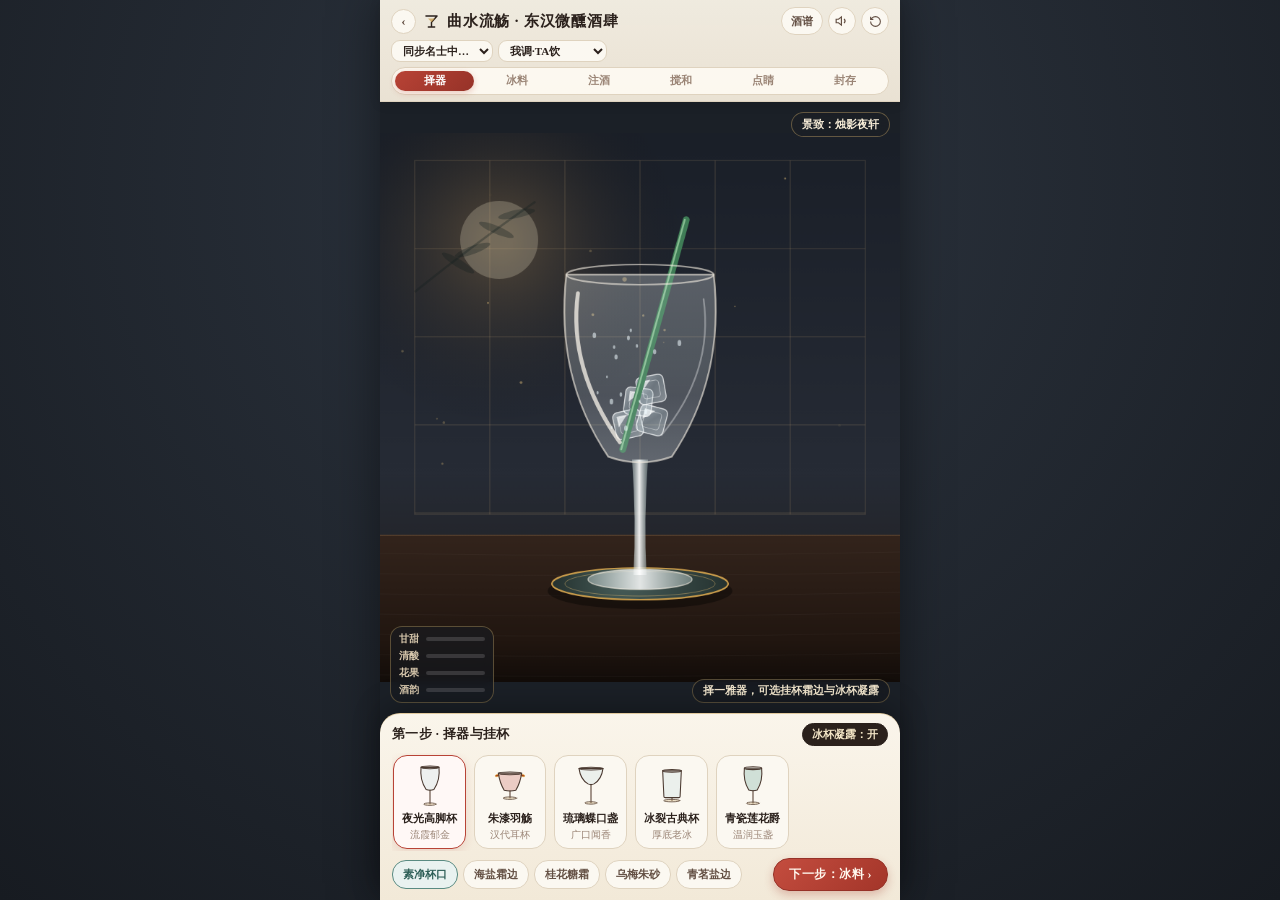
<file: 调酒.html>
<!DOCTYPE html>
<html lang="zh-CN">
<head>
<meta charset="UTF-8">
<meta name="viewport" content="width=device-width, initial-scale=1.0, maximum-scale=1.0, user-scalable=no, viewport-fit=cover">
<title>曲水流觞 · 东汉微醺酒肆</title>
<style>
  :root {
    --bg-ink: #1C2026;
    --bg-slate: #262C35;
    --paper-warm: #F6F0E4;
    --paper-card: #FBF8F1;
    --lacquer-dark: #2B211C;
    --lacquer-mid: #634F43;
    --lacquer-light: #9A8475;
    --cinnabar: #B84336;
    --cinnabar-soft: #F7E8E5;
    --gold: #C89B4B;
    --gold-bright: #E4BD72;
    --celadon: #5A8B82;
    --celadon-soft: #E9F2F0;
    --border-warm: #DFD3BF;
    --border-gold: rgba(200, 155, 75, 0.42);
  }
  * { box-sizing: border-box; margin: 0; padding: 0; user-select: none; -webkit-user-select: none; -webkit-touch-callout: none; -webkit-tap-highlight-color: transparent; }
  html, body {
    width: 100%; height: 100%; height: 100dvh; overflow: hidden;
    background: radial-gradient(circle at 50% 20%, #2D3540 0%, #171B21 100%);
    font-family: "Songti SC", "STSong", "Noto Serif SC", "Source Han Serif SC", -apple-system, BlinkMacSystemFont, "PingFang SC", serif;
    color: var(--lacquer-dark);
  }
  #app {
    display: flex; flex-direction: column; width: 100%; max-width: 520px; height: 100%;
    margin: 0 auto; position: relative;
    background: #1B2027;
    box-shadow: 0 0 48px rgba(0, 0, 0, 0.45);
  }

  /* 顶部漆金栏 */
  .top-header {
    flex-shrink: 0; padding: 7px 11px 6px;
    background: linear-gradient(180deg, rgba(247, 241, 229, 0.97) 0%, rgba(242, 234, 219, 0.96) 100%);
    border-bottom: 1px solid var(--border-warm);
    box-shadow: 0 2px 10px rgba(24, 18, 14, 0.14);
    z-index: 20;
  }
  .header-row { display: flex; align-items: center; justify-content: space-between; margin-bottom: 5px; gap: 6px; }
  .brand-title { font-size: 15px; font-weight: 800; color: var(--lacquer-dark); letter-spacing: 0.8px; display: flex; align-items: center; gap: 6px; min-width: 0; }
  .brand-title span { white-space: nowrap; overflow: hidden; text-overflow: ellipsis; }
  .header-actions { display: flex; gap: 5px; align-items: center; flex-shrink: 0; }
  .icon-btn {
    width: 28px; height: 28px; border-radius: 50%; border: 1px solid var(--border-warm);
    background: var(--paper-card); color: var(--lacquer-mid);
    display: flex; align-items: center; justify-content: center; cursor: pointer;
    font-family: inherit; transition: all 0.18s;
  }
  .icon-btn:active { transform: scale(0.92); }
  .icon-btn.text-pill { width: auto; padding: 0 9px; border-radius: 14px; font-size: 11px; font-weight: 700; }

  .coop-bar { display: flex; align-items: center; gap: 5px; margin-bottom: 5px; overflow-x: auto; scrollbar-width: none; }
  .coop-bar::-webkit-scrollbar { display: none; }
  .coop-select { flex: 0 0 auto; max-width: 110px; padding: 3px 7px; border-radius: 9px; border: 1px solid var(--border-warm); background: var(--paper-card); color: var(--lacquer-dark); font-size: 11px; font-weight: 700; font-family: inherit; }
  .coop-btn { flex: 0 0 auto; padding: 3px 9px; border-radius: 9px; border: 1px solid var(--cinnabar); background: var(--cinnabar-soft); color: var(--cinnabar); font-size: 11px; font-weight: 700; font-family: inherit; cursor: pointer; white-space: nowrap; }
  .coop-btn.primary { background: var(--cinnabar); color: #FFF; }

  /* 6 步精细工艺进度条 */
  .stepper {
    display: grid; grid-template-columns: repeat(6, 1fr); gap: 3px;
    background: rgba(255, 252, 245, 0.85); border: 1px solid var(--border-warm);
    border-radius: 14px; padding: 3px; font-size: 10.5px; font-weight: 700; color: var(--lacquer-light);
  }
  .step-item {
    text-align: center; cursor: pointer; padding: 3px 2px; border-radius: 10px;
    transition: all 0.2s; white-space: nowrap; overflow: hidden; text-overflow: ellipsis;
  }
  .step-item.active { color: #FFF; background: linear-gradient(135deg, #B84336 0%, #963228 100%); box-shadow: 0 2px 6px rgba(184, 67, 54, 0.26); }
  .step-item.done { color: var(--celadon); background: var(--celadon-soft); }

  /* 舞台区 */
  .stage-wrap {
    flex: 1 1 0; min-height: 0; position: relative;
    display: flex; align-items: center; justify-content: center; overflow: hidden;
  }
  #drinkCanvas {
    width: 100%; height: 100%;
    max-width: 100%; max-height: 100%;
    object-fit: contain; touch-action: none; display: block;
  }

  /* 舞台右上角氛围灯切换 & 左下角风味浮条 */
  .stage-top-tools {
    position: absolute; top: 10px; right: 10px; z-index: 12;
    display: flex; gap: 5px; align-items: center;
  }
  .scene-pill {
    padding: 4px 10px; border-radius: 14px;
    background: rgba(28, 32, 38, 0.62); backdrop-filter: blur(6px);
    border: 1px solid rgba(228, 189, 114, 0.36); color: #F5EBD6;
    font-size: 11px; font-weight: 700; cursor: pointer; font-family: inherit;
    transition: all 0.18s;
  }
  .scene-pill:active { transform: scale(0.94); }

  .flavor-hud {
    position: absolute; left: 10px; bottom: 10px; z-index: 12;
    background: rgba(24, 27, 33, 0.68); backdrop-filter: blur(6px);
    border: 1px solid rgba(228, 189, 114, 0.32); border-radius: 12px;
    padding: 5px 8px; color: #F4EAD6; font-size: 10px;
    display: flex; flex-direction: column; gap: 3px; min-width: 104px;
    pointer-events: none;
  }
  .flavor-row { display: flex; align-items: center; gap: 5px; }
  .flavor-lbl { width: 22px; color: #D9C9AE; font-weight: 700; }
  .flavor-bar { flex: 1; height: 4px; background: rgba(255,255,255,0.14); border-radius: 3px; overflow: hidden; }
  .flavor-fill { height: 100%; border-radius: 3px; transition: width 0.25s ease; }

  .stage-hint-pill {
    position: absolute; right: 10px; bottom: 10px; z-index: 12;
    padding: 4px 10px; border-radius: 12px;
    background: rgba(24, 27, 33, 0.66); backdrop-filter: blur(6px);
    border: 1px solid rgba(228, 189, 114, 0.3); color: #F3E7CE;
    font-size: 10.5px; font-weight: 700; pointer-events: none;
    max-width: 58%; text-align: right;
  }

  /* 底部宣纸控制坞 */
  .bottom-dock {
    flex-shrink: 0;
    background: linear-gradient(180deg, #FAF5EB 0%, #F2E9D8 100%);
    border-top: 1.5px solid var(--border-gold);
    border-radius: 20px 20px 0 0;
    padding: 9px 12px calc(9px + env(safe-area-inset-bottom));
    box-shadow: 0 -8px 28px rgba(0, 0, 0, 0.28);
    z-index: 20; display: flex; flex-direction: column; gap: 7px;
  }
  .dock-head { display: flex; align-items: center; justify-content: space-between; gap: 8px; }
  .dock-instruction { font-size: 12.5px; font-weight: 800; color: var(--lacquer-dark); letter-spacing: 0.4px; }
  .dock-sub-tabs { display: flex; gap: 5px; align-items: center; }
  .sub-tab {
    padding: 3px 9px; border-radius: 12px; border: 1px solid var(--border-warm);
    background: #FFFDF8; color: var(--lacquer-mid); font-size: 11px; font-weight: 700;
    cursor: pointer; font-family: inherit; transition: all 0.16s; white-space: nowrap;
  }
  .sub-tab.active { background: var(--lacquer-dark); color: #F5E7C8; border-color: var(--lacquer-dark); }

  /* 水平滚动选项卡片（器皿、冰型、装饰等） */
  .options-scroll { display: flex; gap: 8px; overflow-x: auto; padding: 2px 1px; scrollbar-width: none; align-items: stretch; }
  .options-scroll::-webkit-scrollbar { display: none; }
  .thumb-card {
    flex: 0 0 auto; min-width: 72px; padding: 6px 8px; border-radius: 14px;
    background: var(--paper-card); border: 1.5px solid var(--border-warm);
    display: flex; flex-direction: column; align-items: center; justify-content: center; gap: 3px;
    cursor: pointer; transition: all 0.18s;
  }
  .thumb-card:active { transform: scale(0.95); }
  .thumb-card.active {
    border-color: var(--cinnabar); background: #FFF8F6;
    box-shadow: 0 3px 10px rgba(184, 67, 54, 0.14);
  }
  .thumb-card canvas { display: block; }
  .thumb-label { font-size: 11px; font-weight: 800; color: var(--lacquer-dark); white-space: nowrap; }
  .thumb-sub { font-size: 9.5px; color: var(--lacquer-light); white-space: nowrap; }

  /* 酒液 4×2 网格 */
  .wine-grid { display: grid; grid-template-columns: repeat(4, 1fr); gap: 6px; width: 100%; }
  .wine-pill {
    display: flex; align-items: center; gap: 5px; padding: 6px 7px; border-radius: 14px;
    background: var(--paper-card); border: 1.5px solid var(--border-warm); cursor: pointer;
    box-shadow: 0 2px 5px rgba(43, 33, 28, 0.05); transition: all 0.15s; touch-action: none;
  }
  .wine-pill:active, .wine-pill.pouring {
    transform: scale(0.95); border-color: var(--cinnabar); background: #FFF5F3;
    box-shadow: 0 0 0 2px rgba(184, 67, 54, 0.22);
  }
  .wine-dot {
    width: 15px; height: 15px; border-radius: 50%; flex-shrink: 0;
    border: 1px solid rgba(43, 33, 28, 0.16);
    box-shadow: inset 0 2px 3px rgba(255,255,255,0.45);
  }
  .wine-meta { display: flex; flex-direction: column; min-width: 0; }
  .wine-name { font-size: 11px; font-weight: 800; color: var(--lacquer-dark); white-space: nowrap; overflow: hidden; text-overflow: ellipsis; }
  .wine-dens { font-size: 9px; color: var(--lacquer-light); }

  /* 底部按钮行 */
  .dock-action-row { display: flex; justify-content: space-between; align-items: center; gap: 7px; flex-wrap: nowrap; }
  .small-pill-btn {
    padding: 6px 10px; border-radius: 14px; border: 1.2px solid var(--border-warm);
    background: var(--paper-card); color: var(--lacquer-mid);
    font-size: 11px; font-weight: 700; cursor: pointer; font-family: inherit; white-space: nowrap;
  }
  .small-pill-btn:active { transform: scale(0.95); }
  .small-pill-btn.active { border-color: var(--celadon); background: var(--celadon-soft); color: #2D5E56; }
  .primary-next-btn {
    margin-left: auto; padding: 7px 15px; border-radius: 16px;
    border: 1.5px solid #963228;
    background: linear-gradient(135deg, #C44D3F 0%, #A33529 100%);
    color: #FFF8EE; font-size: 12px; font-weight: 800; letter-spacing: 0.5px;
    cursor: pointer; font-family: inherit; white-space: nowrap;
    box-shadow: 0 4px 10px rgba(163, 53, 41, 0.28);
  }
  .primary-next-btn:active { transform: scale(0.96); }

  /* 名士气泡 */
  .coop-speaker-pill { position: absolute; left: 10px; top: 10px; z-index: 18; display: none; align-items: center; gap: 4px; padding: 4px 10px; border-radius: 999px; border: 1px solid var(--gold); background: rgba(250, 245, 235, 0.94); color: var(--cinnabar); font-size: 11px; font-weight: 700; cursor: pointer; }
  .coop-speaker-pill.show { display: inline-flex; }
  .coop-bubble { position: absolute; left: 12px; right: 12px; top: 10px; z-index: 19; background: rgba(251, 247, 239, 0.97); border: 1.5px solid var(--gold); border-radius: 16px; padding: 9px 12px; box-shadow: 0 10px 28px rgba(0, 0, 0, 0.28); display: none; flex-direction: column; gap: 5px; }
  .coop-bubble.show { display: flex; }

  /* 弹窗 */
  .modal-overlay { position: fixed; inset: 0; background: rgba(16, 18, 22, 0.62); backdrop-filter: blur(5px); z-index: 50; display: none; align-items: center; justify-content: center; padding: 14px; }
  .modal-overlay.show { display: flex; }
  .card-modal { width: 100%; max-width: 400px; background: var(--paper-warm); border-radius: 22px; border: 1.5px solid var(--border-gold); padding: 15px; box-shadow: 0 22px 54px rgba(0, 0, 0, 0.36); display: flex; flex-direction: column; gap: 9px; max-height: 92dvh; overflow-y: auto; align-items: center; }
  .card-input, .card-textarea { width: 100%; border: 1px solid var(--border-warm); background: #FFFDF9; border-radius: 10px; padding: 7px 10px; font-size: 12.5px; color: var(--lacquer-dark); font-family: inherit; outline: none; }
  .card-textarea { resize: none; height: 52px; }
  .sig-pad-wrap { width: 100%; border: 1px dashed var(--lacquer-light); border-radius: 10px; background: #FFFDF9; position: relative; height: 70px; overflow: hidden; }
  #sigCanvas { width: 100%; height: 100%; touch-action: none; display: block; }
  .sig-hint { position: absolute; top: 5px; left: 8px; font-size: 10px; color: var(--lacquer-light); pointer-events: none; }
  .sig-clear { position: absolute; top: 4px; right: 6px; font-size: 10px; padding: 2px 7px; border-radius: 7px; background: var(--paper-warm); border: 1px solid var(--border-warm); color: var(--lacquer-mid); cursor: pointer; }
  .poster-img { width: 100%; max-width: 310px; border-radius: 12px; border: 1.5px solid var(--border-gold); box-shadow: 0 10px 26px rgba(24, 18, 14, 0.18); }
  .poster-view-tabs { display: none; width: 100%; gap: 6px; padding: 3px; background: rgba(43, 33, 28, 0.06); border-radius: 12px; }
  .poster-view-tabs.show { display: flex; }
  .poster-tab-btn { flex: 1; border: none; background: transparent; color: var(--lacquer-mid); font-size: 11.5px; font-weight: 700; padding: 6px 8px; border-radius: 9px; cursor: pointer; font-family: inherit; transition: all 0.18s; }
  .poster-tab-btn.active { background: #FFFDF9; color: var(--cinnabar); box-shadow: 0 2px 6px rgba(43, 33, 28, 0.1); }
  .poster-notes-page { display: none; width: 100%; max-height: 360px; overflow-y: auto; flex-direction: column; gap: 7px; padding: 4px 2px; }
  .poster-notes-page.show { display: flex; }
  .poster-note-item { background: #FFFDF9; border: 1px solid var(--border-warm); border-left: 3px solid var(--cinnabar); border-radius: 10px; padding: 8px 10px; display: flex; flex-direction: column; gap: 3px; }
  .poster-note-head { display: flex; justify-content: space-between; align-items: center; gap: 6px; font-size: 11px; font-weight: 800; color: var(--cinnabar); }
  .poster-note-choice { font-size: 10.5px; color: var(--lacquer-light); }
  .poster-note-line { font-size: 12px; line-height: 1.55; color: var(--lacquer-dark); }
  .poster-feedback-row { display: none; width: 100%; gap: 6px; align-items: center; }
  .poster-feedback-row.show { display: flex; }
  .btn-cinnabar-large { width: 100%; padding: 10px; border-radius: 14px; border: 1.5px solid #8E2D23; background: linear-gradient(135deg, #C44D3F 0%, #A33529 100%); color: #FFF8EE; font-size: 13.5px; font-weight: 800; cursor: pointer; font-family: inherit; }
  .btn-outline-large { width: 100%; padding: 9px; border-radius: 14px; border: 1.2px solid var(--border-warm); background: #FFFDF9; color: var(--lacquer-dark); font-size: 12.5px; font-weight: 700; cursor: pointer; font-family: inherit; }
  .history-list { width: 100%; display: flex; flex-direction: column; gap: 9px; max-height: 60dvh; overflow-y: auto; }
  .history-card { display: flex; gap: 9px; align-items: center; background: #FFFDF9; border: 1.2px solid var(--border-warm); border-radius: 13px; padding: 8px; }
  .history-thumb { width: 52px; height: 70px; object-fit: cover; border-radius: 8px; border: 1px solid var(--border-warm); flex-shrink: 0; }
  .history-meta { flex: 1; min-width: 0; display: flex; flex-direction: column; gap: 2px; }
  .history-title { font-size: 12.5px; font-weight: 800; color: var(--lacquer-dark); white-space: nowrap; overflow: hidden; text-overflow: ellipsis; }
  .history-desc { font-size: 10.5px; color: var(--lacquer-mid); line-height: 1.35; display: -webkit-box; -webkit-line-clamp: 2; -webkit-box-orient: vertical; overflow: hidden; }
  .history-time { font-size: 9.5px; color: var(--lacquer-light); }
  .history-ops { display: flex; flex-direction: column; gap: 4px; }
  .hidden { display: none !important; }

  /* 手机短屏紧凑适配 */
  @media (max-height: 760px) {
    .top-header { padding: 5px 10px 5px; }
    .header-row { margin-bottom: 4px; }
    .brand-title { font-size: 13.5px; }
    .coop-bar { margin-bottom: 4px; }
    .stepper { font-size: 9.5px; padding: 2px; }
    .step-item { padding: 2px 1px; }
    .bottom-dock { padding: 7px 10px calc(7px + env(safe-area-inset-bottom)); gap: 5px; }
    .dock-instruction { font-size: 11.5px; }
    .thumb-card { min-width: 64px; padding: 4px 6px; }
    .wine-grid { gap: 5px; }
    .wine-pill { padding: 5px 6px; }
    .wine-name { font-size: 10.5px; }
    .flavor-hud { padding: 4px 7px; font-size: 9.5px; min-width: 92px; }
  }
  @media (max-width: 390px) {
    .wine-grid { grid-template-columns: repeat(4, 1fr); gap: 4px; }
    .wine-pill { padding: 5px 4px; gap: 3px; }
    .wine-dot { width: 13px; height: 13px; }
    .wine-dens { display: none; }
  }
</style>
</head>
<body>

<div id="app">
  <header class="top-header">
    <div class="header-row">
      <div class="brand-title">
        <button class="icon-btn" id="backToWorkshopBtn" title="返回择坊" style="width:25px;height:25px;font-size:13px;font-weight:800;">‹</button>
        <svg width="19" height="19" viewBox="0 0 24 24" fill="none">
          <path d="M5 5H19L12 13V19M8 19H16" stroke="#2B211C" stroke-width="1.8" stroke-linecap="round" stroke-linejoin="round"/>
          <path d="M7.6 8.2H16.4L12 13L7.6 8.2Z" fill="#C89B4B" fill-opacity="0.72"/>
        </svg>
        <span>曲水流觞 · 东汉微醺酒肆</span>
      </div>
      <div class="header-actions">
        <button class="icon-btn text-pill" id="openHistoryBtn">酒谱</button>
        <button class="icon-btn" id="soundToggleBtn" title="音效开关">
          <svg width="14" height="14" viewBox="0 0 24 24" fill="none" stroke="currentColor" stroke-width="2"><polygon points="11 5 6 9 2 9 2 15 6 15 11 19 11 5"></polygon><path d="M15.54 8.46a5 5 0 0 1 0 7.07"></path></svg>
        </button>
        <button class="icon-btn" id="resetGameBtn" title="重新调配">
          <svg width="13" height="13" viewBox="0 0 24 24" fill="none" stroke="currentColor" stroke-width="2"><path d="M3 12a9 9 0 1 0 9-9 9.75 9.75 0 0 0-6.74 2.74L3 8"></path><path d="M3 3v5h5"></path></svg>
        </button>
      </div>
    </div>

    <div class="coop-bar" id="coopBar">
      <select class="coop-select" id="coopCharSelect"><option value="">同步名士中…</option></select>
      <select class="coop-select" id="coopModeSelect" style="max-width:116px;">
        <option value="user_make_char_eat">我调·TA饮</option>
        <option value="relay_coop">你一杓·TA一杓</option>
        <option value="char_make_user_eat">TA调·敬我</option>
      </select>
      <button class="coop-btn" id="coopSwapTurnBtn" style="display:none;">我先手</button>
      <button class="coop-btn primary" id="coopActionBtn" style="display:none;">请TA调酒</button>
    </div>

    <div class="stepper" id="stepperBar">
      <span class="step-item active" data-step="0">择器</span>
      <span class="step-item" data-step="1">冰料</span>
      <span class="step-item" data-step="2">注酒</span>
      <span class="step-item" data-step="3">搅和</span>
      <span class="step-item" data-step="4">点睛</span>
      <span class="step-item" data-step="5">封存</span>
    </div>
  </header>

  <div class="stage-wrap">
    <canvas id="drinkCanvas" width="720" height="760"></canvas>

    <!-- 雅境氛围切换（取代社媒风音效条） -->
    <div class="stage-top-tools">
      <button type="button" class="scene-pill" id="sceneThemeBtn">景致：烛影夜轩</button>
    </div>

    <!-- 实时风味平衡指示 -->
    <div class="flavor-hud" id="flavorHud">
      <div class="flavor-row"><span class="flavor-lbl">甘甜</span><div class="flavor-bar"><div class="flavor-fill" id="barSweet" style="width:0%;background:#E4BD72;"></div></div></div>
      <div class="flavor-row"><span class="flavor-lbl">清酸</span><div class="flavor-bar"><div class="flavor-fill" id="barSour" style="width:0%;background:#7FC49A;"></div></div></div>
      <div class="flavor-row"><span class="flavor-lbl">花果</span><div class="flavor-bar"><div class="flavor-fill" id="barFloral" style="width:0%;background:#E08A92;"></div></div></div>
      <div class="flavor-row"><span class="flavor-lbl">酒韵</span><div class="flavor-bar"><div class="flavor-fill" id="barAbv" style="width:0%;background:#99A8D6;"></div></div></div>
    </div>

    <!-- 舞台操作提示 -->
    <div class="stage-hint-pill" id="stageHintPill">择一雅器，可选挂边与冰杯凝露</div>

    <!-- 名士说话气泡 -->
    <button class="coop-speaker-pill" id="coopSpeakerPill" type="button">
      <span id="coopPillName">名士</span><span style="font-size:10px;">▸</span>
    </button>
    <div class="coop-bubble" id="coopBubble">
      <div style="display:flex;justify-content:space-between;align-items:center;">
        <div style="display:flex;align-items:center;gap:6px;">
          <span style="font-size:12px;font-weight:800;color:var(--cinnabar);" id="coopBubbleName">名士</span>
          <span style="font-size:10px;padding:1px 7px;border-radius:999px;background:var(--cinnabar-soft);color:var(--cinnabar);font-weight:700;" id="coopBubbleTag">调酒中</span>
        </div>
        <button type="button" id="coopBubbleCollapseBtn" style="border:none;background:transparent;color:var(--lacquer-mid);font-size:11px;font-weight:700;cursor:pointer;">收起 ▴</button>
      </div>
      <div id="coopBubbleText" style="font-size:12px;line-height:1.55;color:var(--lacquer-dark);"></div>
      <div id="coopBubbleActions" style="display:none;gap:8px;margin-top:2px;">
        <button type="button" class="coop-btn primary" id="coopNextStepBtn" style="flex:1;padding:5px 10px;">看下一步</button>
        <button type="button" class="coop-btn" id="coopSkipAnimBtn" style="padding:5px 10px;">直达成品</button>
      </div>
    </div>
  </div>

  <!-- 底部操作面板 -->
  <div class="bottom-dock" id="bottomDock"></div>
</div>

<!-- 题写酒名与毛笔落款弹窗 -->
<div class="modal-overlay" id="cardModal">
  <div class="card-modal">
    <div style="width:100%;display:flex;justify-content:space-between;align-items:center;">
      <h3 style="font-size:15px;color:var(--lacquer-dark);">曲水题名 · 封存酒笺</h3>
      <button class="icon-btn" id="closeCardModalBtn">×</button>
    </div>
    <input type="text" class="card-input" id="drinkTitleInput" maxlength="14" placeholder="为这杯佳酿题名" value="月下流霞">
    <input type="text" class="card-input" id="drinkToInput" maxlength="18" placeholder="敬赠知音" value="致：微醺知音">
    <textarea class="card-textarea" id="drinkMsgInput" maxlength="64" placeholder="写下一句祝酒词...">葡萄美酒夜光杯，欲饮琵琶马上催。愿与君共此良宵。</textarea>
    <div class="sig-pad-wrap">
      <span class="sig-hint">在此处挥毫落款（随笔速呈现真实毛笔粗细）</span>
      <button class="sig-clear" id="clearSigBtn">重书</button>
      <canvas id="sigCanvas" width="340" height="70"></canvas>
    </div>
    <button type="button" class="btn-cinnabar-large" id="saveCardBtn">生成收藏酒卡并入酒谱</button>
  </div>
</div>

<!-- 收藏酒卡导出弹窗 -->
<div class="modal-overlay" id="posterModal">
  <div class="card-modal">
    <div class="poster-view-tabs" id="posterViewTabs">
      <button type="button" class="poster-tab-btn active" id="tabPosterImg">微醺酒笺</button>
      <button type="button" class="poster-tab-btn" id="tabPosterNotes">TA 的调酒心意</button>
    </div>
    <img id="posterImage" class="poster-img" alt="专属特调酒卡">
    <div class="poster-notes-page" id="posterNotesPage"></div>
    <div style="font-size:13px;font-weight:800;color:var(--lacquer-dark);text-align:center;" id="posterFlavorLine">佳酿已成，可赠知音共饮。</div>
    <div id="posterReviewBox" style="display:none;width:100%;background:#FFF8F6;border:1.2px solid #E4B7B0;border-radius:12px;padding:8px 10px;font-size:12px;line-height:1.55;"></div>
    <div class="poster-feedback-row" id="posterUserFeedbackRow">
      <input type="text" class="card-input" id="userFeedbackInput" maxlength="80" placeholder="尝一口，告诉 TA 这杯喝起来如何…" style="flex:1;">
      <button type="button" class="coop-btn primary" id="sendUserFeedbackBtn" style="padding:7px 11px;white-space:nowrap;">告诉TA</button>
    </div>
    <button type="button" class="btn-cinnabar-large" id="downloadPosterBtn">保存高清酒卡 ↓</button>
    <div style="display:flex;gap:7px;width:100%;">
      <button type="button" class="btn-outline-large" id="askCharTasteBtn" style="flex:1;font-size:11.5px;padding:8px 6px;">请名士品评</button>
      <button type="button" class="btn-outline-large" id="saveBackpackBtn" style="flex:0.85;font-size:11.5px;padding:8px 6px;">收入行囊</button>
      <button type="button" class="btn-outline-large" id="openForwardModalBtn" style="flex:0.95;font-size:11.5px;padding:8px 6px;">赠予好友</button>
    </div>
    <div style="display:flex;gap:9px;width:100%;">
      <button type="button" class="btn-outline-large" id="continueDecorBtn" style="flex:1;">继续微调</button>
      <button type="button" class="btn-outline-large" id="remakeDrinkBtn" style="flex:1;">再调一杯</button>
    </div>
    <div id="posterActionToast" style="font-size:11px;color:var(--cinnabar);font-weight:700;min-height:14px;"></div>
  </div>
</div>

<!-- 酒谱手账弹窗（IndexedDB 持久化） -->
<div class="modal-overlay" id="historyModal">
  <div class="card-modal">
    <div style="width:100%;display:flex;justify-content:space-between;align-items:center;">
      <h3 style="font-size:15px;color:var(--lacquer-dark);">曲水酒谱 · 历次佳酿</h3>
      <button class="icon-btn" id="closeHistoryModalBtn">×</button>
    </div>
    <div class="history-list" id="historyList"></div>
  </div>
</div>

<!-- 分享给好友弹窗 -->
<div class="modal-overlay" id="forwardModal">
  <div class="card-modal">
    <div style="width:100%;display:flex;justify-content:space-between;align-items:center;">
      <h3 style="font-size:15px;color:var(--lacquer-dark);">飞鸽传书 · 敬赠佳酿</h3>
      <button class="icon-btn" id="closeForwardModalBtn">×</button>
    </div>
    <select class="card-input" id="forwardCharSelect"><option value="">选择传讯名士</option></select>
    <input type="text" class="card-input" id="forwardNoteInput" maxlength="40" placeholder="附上一句赠言（选填）" value="新调了一杯微醺佳酿，邀君共酌。">
    <button type="button" class="btn-cinnabar-large" id="confirmForwardBtn">送出佳酿</button>
  </div>
</div>

<script>
(() => {
  'use strict';

  /* ============================================================================
   * 0. 工具函数与声学引擎 (Web Audio 拟真调酒音效)
   * ============================================================================ */
  const clamp = (v, lo, hi) => Math.max(lo, Math.min(hi, v));
  const lerp = (a, b, t) => a + (b - a) * t;

  function hexToRgb(hex) {
    const h = hex.replace('#', '');
    return [parseInt(h.slice(0, 2), 16), parseInt(h.slice(2, 4), 16), parseInt(h.slice(4, 6), 16)];
  }
  function rgbCss(r, g, b, a = 1) {
    return `rgba(${Math.round(clamp(r, 0, 255))},${Math.round(clamp(g, 0, 255))},${Math.round(clamp(b, 0, 255))},${clamp(a, 0, 1).toFixed(3)})`;
  }

  class DrinkSoundEngine {
    constructor() { this.ctx = null; this.enabled = true; this.pourNode = null; this.pourGain = null; this.pourFilter = null; }
    init() {
      if (!this.ctx) {
        const AC = window.AudioContext || window.webkitAudioContext;
        if (AC) this.ctx = new AC();
      }
      if (this.ctx && this.ctx.state === 'suspended') this.ctx.resume();
    }
    startPour(fillRatio = 0.2, slowMode = false) {
      if (!this.enabled) return;
      this.init(); if (!this.ctx || this.pourNode) return;
      const bufSize = this.ctx.sampleRate * 2;
      const buf = this.ctx.createBuffer(1, bufSize, this.ctx.sampleRate);
      const d = buf.getChannelData(0);
      for (let i = 0; i < bufSize; i++) d[i] = (Math.random() * 2 - 1) * 0.45;
      const src = this.ctx.createBufferSource(); src.buffer = buf; src.loop = true;
      const bp = this.ctx.createBiquadFilter(); bp.type = 'bandpass'; bp.Q.value = slowMode ? 7.5 : 4.2;
      bp.frequency.value = (slowMode ? 520 : 380) + fillRatio * 540;
      const g = this.ctx.createGain(); g.gain.value = 0.001;
      g.gain.linearRampToValueAtTime(slowMode ? 0.07 : 0.13, this.ctx.currentTime + 0.08);
      src.connect(bp); bp.connect(g); g.connect(this.ctx.destination); src.start();
      this.pourNode = src; this.pourFilter = bp; this.pourGain = g;
    }
    updatePour(fillRatio, slowMode) {
      if (!this.pourFilter || !this.ctx) return;
      const targetF = (slowMode ? 520 : 380) + fillRatio * 620 + Math.sin(performance.now() * 0.025) * 45;
      this.pourFilter.frequency.setTargetAtTime(targetF, this.ctx.currentTime, 0.05);
    }
    stopPour() {
      if (!this.pourNode || !this.ctx) return;
      try {
        this.pourGain.gain.setTargetAtTime(0.0001, this.ctx.currentTime, 0.04);
        const n = this.pourNode; setTimeout(() => { try { n.stop(); } catch (_) {} }, 120);
      } catch (_) {}
      this.pourNode = null; this.pourFilter = null; this.pourGain = null;
    }
    playClink(freq = 1680, vol = 0.08) {
      if (!this.enabled) return;
      this.init(); if (!this.ctx) return;
      const now = this.ctx.currentTime;
      const osc = this.ctx.createOscillator(); const g = this.ctx.createGain();
      osc.type = 'sine'; osc.frequency.setValueAtTime(freq, now);
      osc.frequency.exponentialRampToValueAtTime(freq * 0.92, now + 0.18);
      g.gain.setValueAtTime(vol, now); g.gain.exponentialRampToValueAtTime(0.0008, now + 0.22);
      osc.connect(g); g.connect(this.ctx.destination); osc.start(now); osc.stop(now + 0.24);
    }
    playMuddle() {
      if (!this.enabled) return;
      this.init(); if (!this.ctx) return;
      const now = this.ctx.currentTime;
      const osc = this.ctx.createOscillator(); const g = this.ctx.createGain();
      osc.type = 'triangle'; osc.frequency.setValueAtTime(160, now);
      osc.frequency.exponentialRampToValueAtTime(68, now + 0.12);
      g.gain.setValueAtTime(0.16, now); g.gain.exponentialRampToValueAtTime(0.001, now + 0.14);
      osc.connect(g); g.connect(this.ctx.destination); osc.start(now); osc.stop(now + 0.15);
    }
    playPop(freq = 540) {
      if (!this.enabled) return;
      this.init(); if (!this.ctx) return;
      const now = this.ctx.currentTime;
      const osc = this.ctx.createOscillator(); const g = this.ctx.createGain();
      osc.type = 'sine'; osc.frequency.setValueAtTime(freq * 0.72, now);
      osc.frequency.exponentialRampToValueAtTime(freq * 1.28, now + 0.09);
      g.gain.setValueAtTime(0.09, now); g.gain.exponentialRampToValueAtTime(0.001, now + 0.11);
      osc.connect(g); g.connect(this.ctx.destination); osc.start(now); osc.stop(now + 0.12);
    }
    playChime() {
      if (!this.enabled) return;
      [523.25, 659.25, 783.99, 1046.5].forEach((f, i) => setTimeout(() => this.playClink(f, 0.055), i * 85));
    }
  }
  const sfx = new DrinkSoundEngine();

  /* ============================================================================
   * 1. 数据目录：场景主题、器皿、挂边、冰型、捣料、酒液(含物理密度)、点睛饰品
   * ============================================================================ */
  const SCENE_THEMES = [
    {
      id: 'candle_pavilion', name: '烛影夜轩',
      bgTop: '#1A1F28', bgMid: '#262B35', bgBot: '#1E1A18',
      lanternGlow: 'rgba(235, 175, 92, 0.24)', moonColor: '#EFE4C8',
      screenStroke: 'rgba(218, 184, 126, 0.14)',
      tableTop: '#33241C', tableEdge: '#211610', tableSheen: 'rgba(235, 188, 120, 0.16)',
      coasterFill: '#455A56', coasterRim: '#C89B4B',
      glassStroke: 'rgba(242, 236, 224, 0.62)', glassSpec: 'rgba(255, 250, 240, 0.72)'
    },
    {
      id: 'moon_bamboo', name: '月下竹岚',
      bgTop: '#132229', bgMid: '#1E353E', bgBot: '#172226',
      lanternGlow: 'rgba(165, 214, 210, 0.20)', moonColor: '#E5F2EE',
      screenStroke: 'rgba(170, 214, 206, 0.14)',
      tableTop: '#262F30', tableEdge: '#171E1F', tableSheen: 'rgba(178, 222, 216, 0.15)',
      coasterFill: '#3B4D48', coasterRim: '#A5C7BE',
      glassStroke: 'rgba(226, 245, 242, 0.65)', glassSpec: 'rgba(244, 255, 252, 0.74)'
    },
    {
      id: 'warm_tea_day', name: '曲水晴昼',
      bgTop: '#E9DFCE', bgMid: '#DDD0BA', bgBot: '#C9B89D',
      lanternGlow: 'rgba(255, 244, 214, 0.45)', moonColor: '#FFF7E4',
      screenStroke: 'rgba(128, 102, 74, 0.16)',
      tableTop: '#7B5A42', tableEdge: '#543B29', tableSheen: 'rgba(255, 244, 222, 0.22)',
      coasterFill: '#6D867E', coasterRim: '#C89B4B',
      glassStroke: 'rgba(110, 96, 82, 0.55)', glassSpec: 'rgba(255, 255, 255, 0.84)'
    }
  ];

  const HAN_GLASSES = [
    {
      id: 'goblet', name: '夜光高脚杯', sub: '流霞郁金',
      topY: 196, botY: 454, stemBotY: 618,
      rimRx: 102, midRx: 118, botRx: 44, baseRx: 72,
      tint: 'rgba(245, 248, 246, 0.14)', shape: 'goblet'
    },
    {
      id: 'yushang', name: '朱漆羽觞', sub: '汉代耳杯',
      topY: 274, botY: 472, stemBotY: 560,
      rimRx: 132, midRx: 116, botRx: 66, baseRx: 78,
      tint: 'rgba(182, 54, 38, 0.14)', shape: 'yushang', hasEars: true
    },
    {
      id: 'coupe', name: '琉璃蝶口盏', sub: '广口闻香',
      topY: 224, botY: 404, stemBotY: 618,
      rimRx: 136, midRx: 120, botRx: 34, baseRx: 70,
      tint: 'rgba(242, 248, 252, 0.15)', shape: 'coupe'
    },
    {
      id: 'rocks', name: '冰裂古典杯', sub: '厚底老冰',
      topY: 244, botY: 548, stemBotY: 586,
      rimRx: 106, midRx: 102, botRx: 92, baseRx: 94,
      tint: 'rgba(230, 242, 240, 0.14)', shape: 'rocks'
    },
    {
      id: 'celadon', name: '青瓷莲花爵', sub: '温润玉盏',
      topY: 214, botY: 468, stemBotY: 616,
      rimRx: 98, midRx: 114, botRx: 48, baseRx: 74,
      tint: 'rgba(136, 184, 170, 0.22)', shape: 'celadon'
    }
  ];

  const RIM_CRUSTS = [
    { id: 'none', name: '素净杯口', color: null, specks: [] },
    { id: 'sea_salt', name: '海盐霜边', color: '#F3F6F8', specks: ['#FFFFFF', '#DCE6EC', '#E9F0F4'] },
    { id: 'osmanthus_sugar', name: '桂花糖霜', color: '#F2C96B', specks: ['#FFF4D2', '#E8A838', '#D98624'] },
    { id: 'plum_powder', name: '乌梅朱砂', color: '#B84A44', specks: ['#D87A72', '#91302C', '#F2C4BE'] },
    { id: 'matcha_salt', name: '青茗盐边', color: '#84B07A', specks: ['#B6D6AE', '#648F5B', '#EDF5EA'] }
  ];

  const ICE_TYPES = [
    { id: 'none', name: '去冰', sub: '温润原味' },
    { id: 'sphere', name: '老冰球', sub: '慢融澄澈' },
    { id: 'cubes', name: '凌阴方冰', sub: '清脆撞杯' },
    { id: 'crushed', name: '碎雪刨冰', sub: '绵密冰沙' }
  ];

  const MUDDLE_INGREDIENTS = [
    { id: 'mint', name: '鲜薄荷', color: '#4A9C64', juice: '#62B87A', sweet: 0.05, sour: 0.05, floral: 0.35 },
    { id: 'green_plum', name: '脆青梅', color: '#86B856', juice: '#A4D16B', sweet: 0.15, sour: 0.42, floral: 0.15 },
    { id: 'blood_orange', name: '鲜橙瓣', color: '#E8743B', juice: '#F28E46', sweet: 0.28, sour: 0.30, floral: 0.18 },
    { id: 'white_peach', name: '白桃肉', color: '#F0B6B8', juice: '#F4A6AE', sweet: 0.38, sour: 0.08, floral: 0.28 },
    { id: 'osmanthus', name: '金桂瓣', color: '#E6A732', juice: '#F0BC4D', sweet: 0.25, sour: 0.02, floral: 0.45 },
    { id: 'hibiscus', name: '洛神萼', color: '#B52B46', juice: '#D13B58', sweet: 0.12, sour: 0.38, floral: 0.32 }
  ];

  // 8 款带物理密度(density)与瓶身配色的酒液
  const WINE_PALETTE = [
    { id: 'osmanthus_honey', name: '桂花蜜露', color: '#E5A22E', alpha: 0.88, density: 1.32, bottle: '#7D4B16', label: '#F6E6BF', sweet: 0.85, sour: 0.08, floral: 0.78, abv: 0.05, tag: '重·沉底' },
    { id: 'hibiscus_syrup', name: '洛神石榴', color: '#C7344E', alpha: 0.86, density: 1.26, bottle: '#6B1829', label: '#FADCE2', sweet: 0.62, sour: 0.52, floral: 0.55, abv: 0.08, tag: '重·沉底' },
    { id: 'green_plum', name: '青梅冰酿', color: '#7BB65E', alpha: 0.78, density: 1.09, bottle: '#345834', label: '#E7F2DC', sweet: 0.45, sour: 0.74, floral: 0.40, abv: 0.32, tag: '中·清冽' },
    { id: 'tangerine', name: '丹橘蜜酒', color: '#EA7A47', alpha: 0.82, density: 1.05, bottle: '#8C3F1E', label: '#FCE7D6', sweet: 0.56, sour: 0.44, floral: 0.48, abv: 0.28, tag: '中·果香' },
    { id: 'grape_wine', name: '西域葡酿', color: '#8E3568', alpha: 0.84, density: 1.00, bottle: '#4B1D3B', label: '#F3DFEC', sweet: 0.38, sour: 0.32, floral: 0.58, abv: 0.58, tag: '中·微醺' },
    { id: 'butterfly_pea', name: '蝶豆青岚', color: '#4A6EC2', alpha: 0.78, density: 0.95, bottle: '#223561', label: '#DDE7FA', sweet: 0.18, sour: 0.16, floral: 0.68, abv: 0.22, tag: '轻·浮层' },
    { id: 'lychee_dew', name: '荔枝玉露', color: '#F2B8C2', alpha: 0.68, density: 0.92, bottle: '#8A5260', label: '#FDF0F2', sweet: 0.64, sour: 0.14, floral: 0.62, abv: 0.25, tag: '轻·浮层' },
    { id: 'pear_spirit', name: '梨花白', color: '#DFEBF0', alpha: 0.52, density: 0.86, bottle: '#485A63', label: '#F2F7F9', sweet: 0.14, sour: 0.10, floral: 0.34, abv: 0.88, tag: '最轻·烈' }
  ];

  const GARNISH_CATALOG = [
    { id: 'lime_wheel', name: '青柠轮片', mode: 'both', r: 27 },
    { id: 'orange_half', name: '血橙半月', mode: 'both', r: 30 },
    { id: 'peach_wedge', name: '白桃果角', mode: 'both', r: 24 },
    { id: 'strawberry', name: '草莓切面', mode: 'both', r: 22 },
    { id: 'blueberry_cluster', name: '蓝莓三颗', mode: 'in', r: 19 },
    { id: 'mint_sprig', name: '鲜薄荷尖', mode: 'both', r: 25 },
    { id: 'rosemary', name: '迷迭香枝', mode: 'rim', r: 34 },
    { id: 'osmanthus_sprig', name: '金桂花枝', mode: 'both', r: 26 },
    { id: 'hibiscus_petal', name: '洛神干花', mode: 'both', r: 22 },
    { id: 'bamboo_skewer', name: '竹签串梅', mode: 'rim', r: 36 }
  ];

  const STIRRER_TYPES = [
    { id: 'none', name: '无饮具' },
    { id: 'lotus_stem', name: '翡翠荷茎' },
    { id: 'bamboo_chip', name: '湘妃竹筹' },
    { id: 'brass_spoon', name: '鎏金吧勺' },
    { id: 'glass_straw', name: '琉璃吸管' }
  ];

  const AROMA_TYPES = [
    { id: 'none', name: '无雾气' },
    { id: 'citrus_mist', name: '柑橘喷雾' },
    { id: 'incense_smoke', name: '沉香冷烟' }
  ];

  /* ============================================================================
   * 2. IndexedDB 酒谱持久化仓库
   * ============================================================================ */
  const DB_NAME = 'HanDrinkWorkshopDB';
  const DB_STORE = 'drinks';
  function openDrinkDB() {
    return new Promise((resolve, reject) => {
      if (!window.indexedDB) return reject(new Error('No IndexedDB'));
      const req = indexedDB.open(DB_NAME, 1);
      req.onupgradeneeded = (e) => {
        const db = e.target.result;
        if (!db.objectStoreNames.contains(DB_STORE)) {
          db.createObjectStore(DB_STORE, { keyPath: 'id' });
        }
      };
      req.onsuccess = () => resolve(req.result);
      req.onerror = () => reject(req.error);
    });
  }
  async function saveDrinkToDB(record) {
    try {
      const db = await openDrinkDB();
      await new Promise((resolve, reject) => {
        const tx = db.transaction(DB_STORE, 'readwrite');
        tx.objectStore(DB_STORE).put(record);
        tx.oncomplete = resolve; tx.onerror = () => reject(tx.error);
      });
    } catch (_) {
      try {
        const arr = JSON.parse(localStorage.getItem('han_drink_history') || '[]');
        arr.unshift(record);
        localStorage.setItem('han_drink_history', JSON.stringify(arr.slice(0, 18)));
      } catch (__) {}
    }
  }
  async function loadDrinksFromDB() {
    try {
      const db = await openDrinkDB();
      const items = await new Promise((resolve, reject) => {
        const tx = db.transaction(DB_STORE, 'readonly');
        const req = tx.objectStore(DB_STORE).getAll();
        req.onsuccess = () => resolve(req.result || []);
        req.onerror = () => reject(req.error);
      });
      return items.sort((a, b) => (b.createdAt || 0) - (a.createdAt || 0));
    } catch (_) {
      try { return JSON.parse(localStorage.getItem('han_drink_history') || '[]'); } catch (__) { return []; }
    }
  }
  async function deleteDrinkFromDB(id) {
    try {
      const db = await openDrinkDB();
      await new Promise((resolve, reject) => {
        const tx = db.transaction(DB_STORE, 'readwrite');
        tx.objectStore(DB_STORE).delete(id);
        tx.oncomplete = resolve; tx.onerror = () => reject(tx.error);
      });
    } catch (_) {
      try {
        const arr = JSON.parse(localStorage.getItem('han_drink_history') || '[]').filter(x => x.id !== id);
        localStorage.setItem('han_drink_history', JSON.stringify(arr));
      } catch (__) {}
    }
  }

  /* ============================================================================
   * 3. 真实 2D 网格流体混合引擎 (Plume Vortex + Density Buoyancy + Advection)
   * ============================================================================ */
  class Fluid2DEngine {
    constructor(nx = 32, ny = 48) {
      this.nx = nx; this.ny = ny;
      const n = nx * ny;
      this.r = new Float32Array(n);
      this.g = new Float32Array(n);
      this.b = new Float32Array(n);
      this.a = new Float32Array(n);
      this.d = new Float32Array(n); // 密度
      this.vx = new Float32Array(n);
      this.vy = new Float32Array(n);
      // 暂存双缓冲
      this._r = new Float32Array(n); this._g = new Float32Array(n);
      this._b = new Float32Array(n); this._a = new Float32Array(n);
      this._d = new Float32Array(n);
      this.fillLevel = 0; // 0..0.92
      this.foamLevel = 0; // 0..0.14 摇晃/直冲产生的绵密酒沫
      this.sloshAngle = 0;
      this.sloshVel = 0;
      this.wavePhase = 0;
      // 离屏渲染缓冲
      this.offCanvas = document.createElement('canvas');
      this.offCanvas.width = nx; this.offCanvas.height = ny;
      this.offCtx = this.offCanvas.getContext('2d');
      this.imgData = this.offCtx.createImageData(nx, ny);
      this.reset();
    }
    idx(x, y) { return y * this.nx + x; }
    reset() {
      this.r.fill(0); this.g.fill(0); this.b.fill(0); this.a.fill(0);
      this.d.fill(1.0); this.vx.fill(0); this.vy.fill(0);
      this.fillLevel = 0; this.foamLevel = 0; this.sloshAngle = 0; this.sloshVel = 0;
    }
    // 捣压鲜果在杯底渗出原汁
    injectMuddleJuice(hexColor, amount = 0.035) {
      const [cr, cg, cb] = hexToRgb(hexColor);
      const prevFill = this.fillLevel;
      this.fillLevel = Math.min(0.90, this.fillLevel + amount);
      const maxRow = Math.max(2, Math.floor(this.fillLevel * this.ny));
      const injectRows = Math.min(maxRow, 6);
      for (let y = 0; y < injectRows; y++) {
        for (let x = 0; x < this.nx; x++) {
          const i = this.idx(x, y);
          const w = (1 - y / (injectRows + 1)) * (0.45 + Math.random() * 0.35);
          if (this.a[i] < 0.05) {
            this.r[i] = cr; this.g[i] = cg; this.b[i] = cb; this.a[i] = 0.85; this.d[i] = 1.24;
          } else {
            this.r[i] = lerp(this.r[i], cr, w * 0.65);
            this.g[i] = lerp(this.g[i], cg, w * 0.65);
            this.b[i] = lerp(this.b[i], cb, w * 0.65);
            this.a[i] = Math.min(0.95, lerp(this.a[i], 0.88, w * 0.5));
            this.d[i] = lerp(this.d[i], 1.24, w * 0.5);
          }
          // 捣压向外微涌
          const dx = (x - this.nx * 0.5) / (this.nx * 0.5);
          this.vx[i] += dx * 0.35;
          this.vy[i] += 0.28;
        }
      }
      if (prevFill < 0.02) this.sloshVel += 0.015;
    }
    // 核心注酒：slowFloat=true 贴壁缓分层；false 直冲羽流+双涡环卷吸
    pourStep(wine, deltaFill, slowFloat = false, normPourX = 0.54) {
      if (this.fillLevel >= 0.90) return false;
      const [cr, cg, cb] = hexToRgb(wine.color);
      const ca = wine.alpha || 0.82;
      const cd = wine.density || 1.0;

      const prevTop = Math.floor(this.fillLevel * this.ny);
      this.fillLevel = Math.min(0.90, this.fillLevel + deltaFill);
      const newTop = Math.max(prevTop + 1, Math.floor(this.fillLevel * this.ny));

      const px = clamp(Math.floor(normPourX * this.nx), 4, this.nx - 5);

      // 1) 填充新增液层
      for (let y = prevTop; y < Math.min(this.ny, newTop + 1); y++) {
        for (let x = 0; x < this.nx; x++) {
          const i = this.idx(x, y);
          if (this.a[i] < 0.05) {
            this.r[i] = cr; this.g[i] = cg; this.b[i] = cb; this.a[i] = ca; this.d[i] = cd;
          } else {
            const blend = slowFloat ? 0.55 : 0.72;
            this.r[i] = lerp(this.r[i], cr, blend);
            this.g[i] = lerp(this.g[i], cg, blend);
            this.b[i] = lerp(this.b[i], cb, blend);
            this.a[i] = lerp(this.a[i], ca, blend);
            this.d[i] = lerp(this.d[i], cd, blend);
          }
        }
      }

      // 2) 若是直冲模式：注入下冲羽流 (Plume) 与左右双侧涡环卷吸
      if (!slowFloat && newTop > 3) {
        const plumeDepth = Math.min(newTop, Math.max(6, Math.floor(11 + (cd - 0.85) * 20)));
        for (let dy = 0; dy < plumeDepth; dy++) {
          const y = newTop - 1 - dy;
          if (y < 0) break;
          const depthT = dy / plumeDepth;
          const radius = Math.floor(2.2 + depthT * 4.5);
          for (let dx = -radius; dx <= radius; dx++) {
            const x = px + dx;
            if (x < 0 || x >= this.nx) continue;
            const dist = Math.abs(dx) / (radius + 0.5);
            const strength = (1 - dist) * (1 - depthT * 0.58) * 0.44;
            const i = this.idx(x, y);
            this.r[i] = lerp(this.r[i], cr, strength);
            this.g[i] = lerp(this.g[i], cg, strength);
            this.b[i] = lerp(this.b[i], cb, strength);
            this.a[i] = lerp(this.a[i], ca, strength);
            this.d[i] = lerp(this.d[i], cd, strength);
            // 中心向下冲，两侧向外翻卷形成经典双涡环
            this.vy[i] -= (1 - dist) * 1.15 * (1 - depthT * 0.4);
            this.vx[i] += Math.sign(dx || (Math.random() - 0.5)) * (0.25 + depthT * 0.85) * (1 - dist * 0.5);
          }
        }
        this.foamLevel = Math.min(0.06, this.foamLevel + deltaFill * 0.08);
        this.sloshVel += (Math.random() - 0.5) * 0.009;
      } else {
        // 缓流模式：几乎无湍流，微弱水平铺展
        const y = Math.min(this.ny - 1, Math.max(0, newTop - 1));
        for (let x = 0; x < this.nx; x++) {
          const i = this.idx(x, y);
          this.vx[i] += (x > px ? 0.14 : -0.14);
        }
        this.sloshVel += (Math.random() - 0.5) * 0.002;
      }
      return true;
    }
    // 吧勺搅拌注入涡旋剪切速度场
    stirAt(normX, normY, dx, dy) {
      const topRow = Math.floor(this.fillLevel * this.ny);
      if (topRow < 2) return;
      const cx = clamp(normX * this.nx, 1, this.nx - 2);
      const cy = clamp(normY * this.ny, 1, topRow - 1);
      const rad = 7.5;
      for (let y = 0; y < topRow; y++) {
        for (let x = 0; x < this.nx; x++) {
          const ddx = x - cx, ddy = y - cy;
          const dist = Math.hypot(ddx, ddy);
          if (dist < rad) {
            const f = (1 - dist / rad);
            const i = this.idx(x, y);
            // 沿拖动方向推流 + 垂直切向微涡旋
            this.vx[i] += dx * f * 0.95 - ddy * 0.06 * f;
            this.vy[i] += dy * f * 0.72 + ddx * 0.06 * f;
          }
        }
      }
      this.sloshVel += clamp(dx * 0.008, -0.025, 0.025);
    }
    // 摇酒壶摇和：剧烈混合 + 生成绵密酒沫
    shakePulse(intensity = 1.0) {
      const topRow = Math.floor(this.fillLevel * this.ny);
      if (topRow < 2) return;
      for (let y = 0; y < topRow; y++) {
        for (let x = 0; x < this.nx; x++) {
          const i = this.idx(x, y);
          const ang = (x * 0.35 + y * 0.27 + performance.now() * 0.01);
          this.vx[i] += Math.cos(ang) * 1.35 * intensity;
          this.vy[i] += Math.sin(ang) * 1.15 * intensity;
        }
      }
      this.foamLevel = Math.min(0.13, this.foamLevel + 0.012 * intensity);
      this.sloshVel += (Math.random() - 0.5) * 0.08 * intensity;
    }
    // 每帧流体步进：半拉格朗日平流 + 密度浮沉交换 + 粘性扩散
    step() {
      this.wavePhase += 0.065;
      this.sloshVel += -this.sloshAngle * 0.14;
      this.sloshVel *= 0.89;
      this.sloshAngle = clamp(this.sloshAngle + this.sloshVel, -0.26, 0.26);

      const topRow = Math.floor(this.fillLevel * this.ny);
      if (topRow < 2) return;

      const nx = this.nx;
      // 1) 浮力密度驱动：重液略下沉、轻液略上浮（带微扰形成自然丝缕）
      for (let y = 1; y < topRow; y++) {
        for (let x = 0; x < nx; x++) {
          const i = this.idx(x, y);
          const below = this.idx(x, y - 1);
          const diffD = this.d[i] - this.d[below];
          if (diffD > 0.03) {
            const sinkForce = Math.min(0.45, diffD * 0.85);
            this.vy[i] -= sinkForce;
            this.vy[below] += sinkForce * 0.8;
            // 瑞利-泰勒微扰，让下沉糖浆拉出丝缕而非整块下坠
            const swirl = Math.sin(x * 0.9 + y * 0.5 + this.wavePhase) * 0.12;
            this.vx[i] += swirl;
          }
        }
      }

      // 2) 半拉格朗日平流 (Semi-Lagrangian Advection)
      for (let y = 0; y < topRow; y++) {
        for (let x = 0; x < nx; x++) {
          const i = this.idx(x, y);
          const sx = clamp(x - this.vx[i] * 0.42, 0, nx - 1.001);
          const sy = clamp(y - this.vy[i] * 0.42, 0, topRow - 1.001);
          const x0 = Math.floor(sx), y0 = Math.floor(sy);
          const x1 = Math.min(nx - 1, x0 + 1), y1 = Math.min(topRow - 1, y0 + 1);
          const tx = sx - x0, ty = sy - y0;

          const i00 = this.idx(x0, y0), i10 = this.idx(x1, y0);
          const i01 = this.idx(x0, y1), i11 = this.idx(x1, y1);
          const w00 = (1 - tx) * (1 - ty), w10 = tx * (1 - ty), w01 = (1 - tx) * ty, w11 = tx * ty;

          this._r[i] = this.r[i00] * w00 + this.r[i10] * w10 + this.r[i01] * w01 + this.r[i11] * w11;
          this._g[i] = this.g[i00] * w00 + this.g[i10] * w10 + this.g[i01] * w01 + this.g[i11] * w11;
          this._b[i] = this.b[i00] * w00 + this.b[i10] * w10 + this.b[i01] * w01 + this.b[i11] * w11;
          this._a[i] = this.a[i00] * w00 + this.a[i10] * w10 + this.a[i01] * w01 + this.a[i11] * w11;
          this._d[i] = this.d[i00] * w00 + this.d[i10] * w10 + this.d[i01] * w01 + this.d[i11] * w11;
        }
      }

      // 3) 极轻微分子扩散 + 速度衰减（保持分层与拉丝不被洗平）
      for (let y = 0; y < topRow; y++) {
        for (let x = 0; x < nx; x++) {
          const i = this.idx(x, y);
          const speed = Math.hypot(this.vx[i], this.vy[i]);
          const diff = clamp(0.008 + speed * 0.032, 0.008, 0.08);
          const xl = x > 0 ? i - 1 : i, xr = x < nx - 1 ? i + 1 : i;
          const yd = y > 0 ? i - nx : i, yu = y < topRow - 1 ? i + nx : i;
          this.r[i] = lerp(this._r[i], (this._r[xl] + this._r[xr] + this._r[yd] + this._r[yu]) * 0.25, diff);
          this.g[i] = lerp(this._g[i], (this._g[xl] + this._g[xr] + this._g[yd] + this._g[yu]) * 0.25, diff);
          this.b[i] = lerp(this._b[i], (this._b[xl] + this._b[xr] + this._b[yd] + this._b[yu]) * 0.25, diff);
          this.a[i] = lerp(this._a[i], (this._a[xl] + this._a[xr] + this._a[yd] + this._a[yu]) * 0.25, diff);
          this.d[i] = lerp(this._d[i], (this._d[xl] + this._d[xr] + this._d[yd] + this._d[yu]) * 0.25, diff);
          // 边界阻尼
          this.vx[i] *= 0.87;
          this.vy[i] *= 0.87;
        }
      }
    }
    // 导出离屏贴图（y=0 为杯底，贴图底部对应杯底）
    updateTexture() {
      const data = this.imgData.data;
      const topRow = Math.floor(this.fillLevel * this.ny);
      for (let py = 0; py < this.ny; py++) {
        const y = this.ny - 1 - py;
        for (let x = 0; x < this.nx; x++) {
          const p = (py * this.nx + x) * 4;
          if (y >= topRow) {
            data[p] = 0; data[p + 1] = 0; data[p + 2] = 0; data[p + 3] = 0;
          } else {
            const i = this.idx(x, y);
            data[p] = clamp(this.r[i], 0, 255);
            data[p + 1] = clamp(this.g[i], 0, 255);
            data[p + 2] = clamp(this.b[i], 0, 255);
            data[p + 3] = clamp(this.a[i] * 255, 0, 255);
          }
        }
      }
      this.offCtx.putImageData(this.imgData, 0, 0);
    }
    getSurfaceRgb() {
      const topRow = Math.max(0, Math.floor(this.fillLevel * this.ny) - 1);
      let sr = 0, sg = 0, sb = 0, cnt = 0;
      for (let x = 4; x < this.nx - 4; x++) {
        const i = this.idx(x, topRow);
        if (this.a[i] > 0.05) { sr += this.r[i]; sg += this.g[i]; sb += this.b[i]; cnt++; }
      }
      return cnt ? [sr / cnt, sg / cnt, sb / cnt] : [220, 175, 110];
    }
    getAvgRgb() {
      const topRow = Math.floor(this.fillLevel * this.ny);
      let sr = 0, sg = 0, sb = 0, cnt = 0;
      for (let y = 0; y < topRow; y += 2) {
        for (let x = 4; x < this.nx - 4; x += 2) {
          const i = this.idx(x, y);
          if (this.a[i] > 0.05) { sr += this.r[i]; sg += this.g[i]; sb += this.b[i]; cnt++; }
        }
      }
      return cnt ? [sr / cnt, sg / cnt, sb / cnt] : [220, 175, 110];
    }
  }

  /* ============================================================================
   * 4. 全局状态与画布引用
   * ============================================================================ */
  const canvas = document.getElementById('drinkCanvas');
  const ctx = canvas.getContext('2d');
  const CX = 360;
  const liquid = new Fluid2DEngine(32, 48);

  const state = {
    step: 0, // 0:择器挂杯 1:落冰捣料 2:倾壶注酒 3:搅和起沫 4:雅趣点睛 5:题名封存
    sceneIdx: 0,
    glass: HAN_GLASSES[0],
    rimCrust: RIM_CRUSTS[0],
    chilled: true,
    iceType: ICE_TYPES[2], // 默认凌阴方冰
    icePieces: [],
    muddleItems: [], // 杯底鲜料 {id, name, color, juice, x, y, r, rot, crush: 0..1}
    muddlerAnim: 0, // 0..1 捣棒下压动画
    glassSketchImg: null,
    glassSketchTitle: '',
    pourMode: 'direct', // 'direct' | 'float'
    activePourWine: null,
    bottleTilt: 0, // 0..1
    bottleWine: WINE_PALETTE[0],
    pourLog: {}, // { wineName: amount }
    mixTool: 'spoon', // 'spoon' | 'shaker'
    stirPos: { active: false, x: CX, y: 340, vx: 0, vy: 0 },
    stirCount: 0,
    shakerAnim: 0,
    garnishTab: 'in', // 'in' | 'rim' | 'stirrer' | 'aroma'
    inWineItems: [],
    rimItems: [],
    dragItem: null, // { list: 'in'|'rim', idx, ox, oy }
    stirrer: STIRRER_TYPES[1],
    aroma: AROMA_TYPES[0],
    bubbles: [],
    motes: [],
    condensationDrops: [],
    card: {
      title: '月下流霞',
      to: '致：微醺知音',
      msg: '葡萄美酒夜光杯，欲饮琵琶马上催。愿与君共此良宵。',
      sigDataUrl: ''
    }
  };

  // 初始化环境漂浮光尘与冷凝水珠
  for (let i = 0; i < 22; i++) {
    state.motes.push({ x: Math.random() * 720, y: Math.random() * 520, r: 1 + Math.random() * 2.1, sp: 0.15 + Math.random() * 0.35, ph: Math.random() * Math.PI * 2 });
  }
  for (let i = 0; i < 16; i++) {
    state.condensationDrops.push({ u: (Math.random() - 0.5) * 1.55, v: 0.15 + Math.random() * 0.72, r: 1.5 + Math.random() * 2.2, vy: 0.0005 + Math.random() * 0.0012 });
  }

  function rebuildIcePieces() {
    state.icePieces = [];
    const g = state.glass;
    const t = state.iceType.id;
    if (t === 'none') return;
    if (t === 'sphere') {
      state.icePieces.push({ kind: 'sphere', rx: 0, ry: 0.32, size: Math.min(46, g.botRx * 0.78), rot: 0.2 });
    } else if (t === 'cubes') {
      const spots = [[-0.36, 0.22, -0.22], [0.34, 0.26, 0.26], [-0.04, 0.44, 0.12], [0.24, 0.56, -0.18]];
      spots.forEach(([rx, ry, rot]) => state.icePieces.push({ kind: 'cube', rx, ry, size: 28, rot }));
    } else if (t === 'crushed') {
      for (let i = 0; i < 18; i++) {
        state.icePieces.push({
          kind: 'shard',
          rx: (Math.random() - 0.5) * 1.35,
          ry: 0.08 + Math.random() * 0.65,
          size: 11 + Math.random() * 9,
          rot: Math.random() * Math.PI * 2
        });
      }
    }
  }
  rebuildIcePieces();

  /* ============================================================================
   * 5. 杯型几何数学与精致手绘图形库（0 Emoji）
   * ============================================================================ */
  function getGlassHalfWidthAtY(glass, y) {
    const t = clamp((y - glass.topY) / Math.max(1, glass.botY - glass.topY), 0, 1);
    if (glass.shape === 'coupe') {
      return lerp(glass.rimRx, glass.botRx, Math.pow(t, 1.45));
    }
    if (glass.shape === 'rocks') {
      return lerp(glass.rimRx, glass.botRx, t);
    }
    // 郁金香/羽觞/青瓷：平滑二阶贝塞尔宽腹曲线
    const u = 1 - t;
    return u * u * glass.rimRx + 2 * u * t * glass.midRx + t * t * glass.botRx;
  }

  function traceGlassBowlPath(c, glass, inset = 0) {
    const ty = glass.topY + inset * 0.5;
    const by = glass.botY - inset;
    const rTop = Math.max(10, glass.rimRx - inset);
    const rMid = Math.max(10, glass.midRx - inset);
    const rBot = Math.max(8, glass.botRx - inset);
    const midY = lerp(ty, by, glass.shape === 'coupe' ? 0.68 : 0.55);

    c.beginPath();
    c.moveTo(CX - rTop, ty);
    if (glass.shape === 'rocks') {
      c.lineTo(CX - rBot, by - 14);
      c.quadraticCurveTo(CX - rBot, by, CX - rBot + 16, by);
      c.lineTo(CX + rBot - 16, by);
      c.quadraticCurveTo(CX + rBot, by, CX + rBot, by - 14);
      c.lineTo(CX + rTop, ty);
    } else {
      c.quadraticCurveTo(CX - rMid, midY, CX - rBot, by - 6);
      c.quadraticCurveTo(CX, by + 10, CX + rBot, by - 6);
      c.quadraticCurveTo(CX + rMid, midY, CX + rTop, ty);
    }
    c.closePath();
  }

  // 绘制手绘缩略图（杯型/冰型/装饰/挂边）
  function renderVesselThumb(cvs, glass) {
    const c = cvs.getContext('2d');
    c.clearRect(0, 0, cvs.width, cvs.height);
    c.save();
    c.translate(cvs.width * 0.5, cvs.height * 0.52);
    const scale = 0.088;
    c.scale(scale, scale);
    c.translate(-CX, -(glass.topY + glass.stemBotY) * 0.5);

    if (glass.hasEars) {
      [-1, 1].forEach(dir => {
        c.fillStyle = '#9E2A1B'; c.strokeStyle = '#D9A13B'; c.lineWidth = 10;
        c.beginPath(); c.ellipse(CX + dir * (glass.rimRx + 14), glass.topY + 26, 22, 11, dir * 0.2, 0, Math.PI * 2);
        c.fill(); c.stroke();
      });
    }
    if (glass.stemBotY - glass.botY > 30) {
      c.strokeStyle = '#6B584A'; c.lineWidth = 14; c.lineCap = 'round';
      c.beginPath(); c.moveTo(CX, glass.botY); c.lineTo(CX, glass.stemBotY - 8); c.stroke();
    }
    c.fillStyle = 'rgba(200, 155, 75, 0.25)'; c.strokeStyle = '#6B584A'; c.lineWidth = 10;
    c.beginPath(); c.ellipse(CX, glass.stemBotY - 4, glass.baseRx, 14, 0, 0, Math.PI * 2); c.fill(); c.stroke();

    traceGlassBowlPath(c, glass, 0);
    c.fillStyle = glass.id === 'celadon' ? 'rgba(130, 180, 166, 0.35)' : (glass.id === 'yushang' ? 'rgba(184, 67, 54, 0.24)' : 'rgba(210, 225, 228, 0.38)');
    c.fill();
    c.strokeStyle = '#4A3930'; c.lineWidth = 12; c.stroke();
    c.beginPath(); c.ellipse(CX, glass.topY, glass.rimRx, 16, 0, 0, Math.PI * 2); c.stroke();
    c.restore();
  }

  // 高质感手绘配饰（0 Emoji，含果肉纹理、叶脉、光泽）
  function drawGarnishGraphic(c, id, x, y, scale = 1, rot = 0) {
    c.save();
    c.translate(x, y);
    c.rotate(rot);
    c.scale(scale, scale);

    if (id === 'lime_wheel' || id === 'orange_half') {
      const isOrange = id === 'orange_half';
      const r = isOrange ? 28 : 24;
      const startA = isOrange ? Math.PI : 0;
      const endA = Math.PI * 2;
      // 外皮
      c.fillStyle = isOrange ? '#D95829' : '#4E8C3B';
      c.beginPath(); c.arc(0, 0, r, startA, endA); if (isOrange) c.closePath(); c.fill();
      // 白瓤
      c.fillStyle = '#FAF5E6';
      c.beginPath(); c.arc(0, 0, r - 3.2, startA, endA); if (isOrange) c.closePath(); c.fill();
      // 瓣状果肉
      const segs = isOrange ? 6 : 8;
      const span = (endA - startA) / segs;
      for (let i = 0; i < segs; i++) {
        const a0 = startA + i * span + 0.08;
        const a1 = startA + (i + 1) * span - 0.08;
        const grad = c.createRadialGradient(0, 0, 2, 0, 0, r - 5);
        if (isOrange) { grad.addColorStop(0, '#F5A442'); grad.addColorStop(0.65, '#E35634'); grad.addColorStop(1, '#B82924'); }
        else { grad.addColorStop(0, '#D4F09A'); grad.addColorStop(1, '#7CBF4E'); }
        c.fillStyle = grad;
        c.beginPath(); c.moveTo(0, 0); c.arc(0, 0, r - 5.2, a0, a1); c.closePath(); c.fill();
      }
      // 汁水反光点
      c.fillStyle = 'rgba(255,255,255,0.45)';
      c.beginPath(); c.arc(-r * 0.25, -r * 0.25, 2.2, 0, Math.PI * 2); c.fill();
    } else if (id === 'peach_wedge') {
      const g = c.createLinearGradient(-20, -14, 20, 14);
      g.addColorStop(0, '#FFF1DF'); g.addColorStop(0.6, '#F7B7B2'); g.addColorStop(1, '#DF6D7A');
      c.fillStyle = g;
      c.beginPath();
      c.moveTo(-22, 6); c.quadraticCurveTo(0, -18, 22, 6);
      c.quadraticCurveTo(0, 18, -22, 6); c.closePath(); c.fill();
      c.strokeStyle = 'rgba(205, 86, 98, 0.55)'; c.lineWidth = 1.6; c.stroke();
      c.fillStyle = 'rgba(255,255,255,0.4)';
      c.beginPath(); c.ellipse(-5, -1, 7, 2.2, -0.2, 0, Math.PI * 2); c.fill();
    } else if (id === 'strawberry') {
      const g = c.createRadialGradient(0, -4, 2, 0, 2, 22);
      g.addColorStop(0, '#F5626E'); g.addColorStop(1, '#B81E32');
      c.fillStyle = g;
      c.beginPath();
      c.moveTo(0, 19); c.bezierCurveTo(-19, 8, -21, -13, -8, -16);
      c.quadraticCurveTo(0, -12, 8, -16); c.bezierCurveTo(21, -13, 19, 8, 0, 19); c.fill();
      // 淡粉果心
      c.fillStyle = 'rgba(255, 228, 228, 0.78)';
      c.beginPath(); c.moveTo(0, 10); c.bezierCurveTo(-7, 2, -7, -7, 0, -9); c.bezierCurveTo(7, -7, 7, 2, 0, 10); c.fill();
      // 绿萼片
      c.fillStyle = '#4B8E44';
      for (let i = -2; i <= 2; i++) {
        c.beginPath(); c.ellipse(i * 4.2, -16, 4.5, 2.2, i * 0.25, 0, Math.PI * 2); c.fill();
      }
      // 细籽
      c.fillStyle = '#FCE6A6';
      [[-8, -2], [8, -2], [-5, 6], [5, 6], [0, 12]].forEach(([sx, sy]) => {
        c.beginPath(); c.ellipse(sx, sy, 1, 1.5, 0, 0, Math.PI * 2); c.fill();
      });
    } else if (id === 'blueberry_cluster') {
      [[-8, 3, 9.5], [7, 5, 8.8], [0, -7, 9.2]].forEach(([bx, by, br]) => {
        const g = c.createRadialGradient(bx - 3, by - 3, 1, bx, by, br);
        g.addColorStop(0, '#6B7CC4'); g.addColorStop(0.55, '#354385'); g.addColorStop(1, '#1A224A');
        c.fillStyle = g;
        c.beginPath(); c.arc(bx, by, br, 0, Math.PI * 2); c.fill();
        // 白霜高光与花萼星点
        c.fillStyle = 'rgba(218, 232, 255, 0.45)';
        c.beginPath(); c.arc(bx - 2.6, by - 2.6, 2.4, 0, Math.PI * 2); c.fill();
      });
    } else if (id === 'mint_sprig') {
      c.strokeStyle = '#366E41'; c.lineWidth = 2.2; c.lineCap = 'round';
      c.beginPath(); c.moveTo(0, 16); c.quadraticCurveTo(2, 0, 0, -14); c.stroke();
      const leaves = [[-11, 2, -0.55, 13, 6.5], [11, 0, 0.55, 13, 6.5], [0, -12, 0, 7.5, 12]];
      leaves.forEach(([lx, ly, lr, rx, ry]) => {
        c.save(); c.translate(lx, ly); c.rotate(lr);
        const g = c.createLinearGradient(-rx, 0, rx, 0);
        g.addColorStop(0, '#3C8549'); g.addColorStop(1, '#79C46F');
        c.fillStyle = g;
        c.beginPath(); c.ellipse(0, 0, rx, ry, 0, 0, Math.PI * 2); c.fill();
        c.strokeStyle = 'rgba(220, 250, 210, 0.5)'; c.lineWidth = 1;
        c.beginPath(); c.moveTo(-rx * 0.7, 0); c.lineTo(rx * 0.7, 0); c.stroke();
        c.restore();
      });
    } else if (id === 'rosemary') {
      c.strokeStyle = '#5E4B3A'; c.lineWidth = 2.4; c.lineCap = 'round';
      c.beginPath(); c.moveTo(-2, 26); c.quadraticCurveTo(3, 0, -1, -28); c.stroke();
      for (let i = -5; i <= 5; i++) {
        const py = i * 4.5;
        [-1, 1].forEach(dir => {
          c.strokeStyle = i % 2 === 0 ? '#4B7D55' : '#6A9E72';
          c.lineWidth = 2.1;
          c.beginPath(); c.moveTo(0, py); c.lineTo(dir * (10 - Math.abs(i) * 0.6), py - 8); c.stroke();
        });
      }
    } else if (id === 'osmanthus_sprig') {
      c.strokeStyle = '#6E5034'; c.lineWidth = 2; c.beginPath(); c.moveTo(-16, 12); c.quadraticCurveTo(0, 2, 14, -12); c.stroke();
      const blooms = [[-8, 6], [0, -1], [8, -7], [2, 8], [-4, -8]];
      blooms.forEach(([fx, fy]) => {
        for (let p = 0; p < 4; p++) {
          const a = p * Math.PI * 0.5 + 0.4;
          c.fillStyle = p % 2 === 0 ? '#F4BD3D' : '#E39822';
          c.beginPath(); c.ellipse(fx + Math.cos(a) * 3.5, fy + Math.sin(a) * 3.5, 3.2, 2.2, a, 0, Math.PI * 2); c.fill();
        }
        c.fillStyle = '#FFF5D0'; c.beginPath(); c.arc(fx, fy, 1.4, 0, Math.PI * 2); c.fill();
      });
    } else if (id === 'hibiscus_petal') {
      for (let p = 0; p < 5; p++) {
        const a = (p / 5) * Math.PI * 2;
        c.save(); c.rotate(a);
        const g = c.createRadialGradient(0, -6, 1, 0, -10, 12);
        g.addColorStop(0, '#E35B74'); g.addColorStop(1, '#8C1A32');
        c.fillStyle = g;
        c.beginPath(); c.ellipse(0, -9, 6.5, 10, 0, 0, Math.PI * 2); c.fill();
        c.restore();
      }
      c.fillStyle = '#F2C96B'; c.beginPath(); c.arc(0, 0, 3.5, 0, Math.PI * 2); c.fill();
    } else if (id === 'bamboo_skewer') {
      c.strokeStyle = '#C9A86A'; c.lineWidth = 2.6; c.lineCap = 'round';
      c.beginPath(); c.moveTo(-28, 18); c.lineTo(28, -18); c.stroke();
      // 竹节结
      c.fillStyle = '#A88246'; c.beginPath(); c.arc(22, -14, 4, 0, Math.PI * 2); c.fill();
      // 串青梅与樱桃
      [[-8, 5, '#7EB656', '#4D7D32'], [7, -5, '#C7344E', '#7A1628']].forEach(([bx, by, c1, c2]) => {
        const g = c.createRadialGradient(bx - 3, by - 3, 1, bx, by, 10);
        g.addColorStop(0, c1); g.addColorStop(1, c2);
        c.fillStyle = g; c.beginPath(); c.arc(bx, by, 9.5, 0, Math.PI * 2); c.fill();
        c.fillStyle = 'rgba(255,255,255,0.45)'; c.beginPath(); c.arc(bx - 3, by - 3, 2.3, 0, Math.PI * 2); c.fill();
      });
    }
    c.restore();
  }

  /* ============================================================================
   * 6. 主舞台渲染引擎：原创东汉月轩酒案 + 焦散光影 + 2D流体 + 冰料 + 器皿折射
   * ============================================================================ */
  function drawAtmosphericBackground(targetCtx, t) {
    const theme = SCENE_THEMES[state.sceneIdx];
    const W = 720, H = 760;

    // 1) 雅致暮色/晴昼天幕渐变
    const bgG = targetCtx.createLinearGradient(0, 0, 0, H);
    bgG.addColorStop(0, theme.bgTop);
    bgG.addColorStop(0.62, theme.bgMid);
    bgG.addColorStop(1, theme.bgBot);
    targetCtx.fillStyle = bgG;
    targetCtx.fillRect(0, 0, W, H);

    // 2) 朦胧窗月与宣纸隔扇光晕
    const moonX = 165, moonY = 148;
    const glowG = targetCtx.createRadialGradient(moonX, moonY, 16, moonX, moonY, 260);
    glowG.addColorStop(0, theme.lanternGlow);
    glowG.addColorStop(1, 'rgba(0,0,0,0)');
    targetCtx.fillStyle = glowG;
    targetCtx.fillRect(0, 0, W, H);

    targetCtx.save();
    targetCtx.globalAlpha = state.sceneIdx === 2 ? 0.55 : 0.24;
    targetCtx.fillStyle = theme.moonColor;
    targetCtx.beginPath(); targetCtx.arc(moonX, moonY, 54, 0, Math.PI * 2); targetCtx.fill();
    targetCtx.restore();

    // 3) 淡墨工笔窗棂几何格栅（极具东汉书斋意境）
    targetCtx.save();
    targetCtx.strokeStyle = theme.screenStroke;
    targetCtx.lineWidth = 1.6;
    const frameX = 48, frameY = 38, frameW = 624, frameH = 490;
    targetCtx.strokeRect(frameX, frameY, frameW, frameH);
    for (let x = frameX + 104; x < frameX + frameW; x += 104) {
      targetCtx.beginPath(); targetCtx.moveTo(x, frameY); targetCtx.lineTo(x, frameY + frameH); targetCtx.stroke();
    }
    for (let y = frameY + 122; y < frameY + frameH; y += 122) {
      targetCtx.beginPath(); targetCtx.moveTo(frameX, y); targetCtx.lineTo(frameX + frameW, y); targetCtx.stroke();
    }
    // 摇曳竹影（左上方轻拂）
    targetCtx.strokeStyle = state.sceneIdx === 2 ? 'rgba(92, 112, 92, 0.16)' : 'rgba(18, 28, 30, 0.32)';
    targetCtx.fillStyle = targetCtx.strokeStyle;
    const sway = Math.sin(t * 0.0008) * 6;
    targetCtx.lineWidth = 3;
    targetCtx.beginPath(); targetCtx.moveTo(48, 220); targetCtx.quadraticCurveTo(130 + sway, 150, 210 + sway, 95); targetCtx.stroke();
    [[125, 162, -0.4], [158, 134, 0.35], [186, 112, -0.25], [105, 180, 0.5]].forEach(([bx, by, ba]) => {
      targetCtx.save(); targetCtx.translate(bx + sway * 0.6, by); targetCtx.rotate(ba + sway * 0.01);
      targetCtx.beginPath(); targetCtx.ellipse(0, 0, 26, 5.5, 0, 0, Math.PI * 2); targetCtx.fill();
      targetCtx.restore();
    });
    targetCtx.restore();

    // 4) 漂浮暖金微尘/萤火
    targetCtx.save();
    state.motes.forEach(m => {
      const mx = (m.x + Math.sin(t * 0.0006 + m.ph) * 18 + W) % W;
      const my = (m.y - t * 0.008 * m.sp + 520) % 520;
      const al = 0.18 + 0.25 * Math.sin(t * 0.002 + m.ph);
      targetCtx.fillStyle = state.sceneIdx === 1 ? `rgba(190, 240, 232, ${al})` : `rgba(244, 206, 130, ${al})`;
      targetCtx.beginPath(); targetCtx.arc(mx, my, m.r, 0, Math.PI * 2); targetCtx.fill();
    });
    targetCtx.restore();

    // 5) 前景胡桃漆木酒案与青瓷镶金杯垫
    const tableY = 556;
    const tabG = targetCtx.createLinearGradient(0, tableY, 0, H);
    tabG.addColorStop(0, theme.tableTop);
    tabG.addColorStop(0.72, theme.tableEdge);
    tabG.addColorStop(1, '#120C09');
    targetCtx.fillStyle = tabG;
    targetCtx.fillRect(0, tableY, W, H - tableY);

    // 案面边沿高光线与木纹
    targetCtx.strokeStyle = theme.tableSheen;
    targetCtx.lineWidth = 2;
    targetCtx.beginPath(); targetCtx.moveTo(0, tableY + 1); targetCtx.lineTo(W, tableY + 1); targetCtx.stroke();
    targetCtx.strokeStyle = 'rgba(255,255,255,0.035)';
    targetCtx.lineWidth = 1;
    for (let y = tableY + 26; y < H; y += 28) {
      targetCtx.beginPath(); targetCtx.moveTo(0, y); targetCtx.quadraticCurveTo(360, y + 6, W, y - 2); targetCtx.stroke();
    }

    // 青瓷承盘杯垫
    const coasterY = state.glass.stemBotY + 6;
    targetCtx.save();
    targetCtx.fillStyle = 'rgba(0, 0, 0, 0.38)';
    targetCtx.beginPath(); targetCtx.ellipse(CX, coasterY + 10, 128, 25, 0, 0, Math.PI * 2); targetCtx.fill();
    const cGrad = targetCtx.createRadialGradient(CX - 25, coasterY - 4, 8, CX, coasterY, 120);
    cGrad.addColorStop(0, theme.coasterFill);
    cGrad.addColorStop(1, '#253230');
    targetCtx.fillStyle = cGrad;
    targetCtx.strokeStyle = theme.coasterRim;
    targetCtx.lineWidth = 2.2;
    targetCtx.beginPath(); targetCtx.ellipse(CX, coasterY, 122, 22, 0, 0, Math.PI * 2); targetCtx.fill(); targetCtx.stroke();
    // 内圈细金线
    targetCtx.strokeStyle = 'rgba(228, 189, 114, 0.45)'; targetCtx.lineWidth = 1;
    targetCtx.beginPath(); targetCtx.ellipse(CX, coasterY, 104, 17, 0, 0, Math.PI * 2); targetCtx.stroke();

    // 6) 酒液透光焦散光斑 (Caustics) 投影到杯垫与桌面
    if (liquid.fillLevel > 0.05) {
      const [ar, ag, ab] = liquid.getAvgRgb();
      const caustG = targetCtx.createRadialGradient(CX + 58, coasterY + 8, 6, CX + 64, coasterY + 10, 96);
      caustG.addColorStop(0, rgbCss(ar + 45, ag + 45, ab + 45, 0.34));
      caustG.addColorStop(0.6, rgbCss(ar, ag, ab, 0.14));
      caustG.addColorStop(1, 'rgba(0,0,0,0)');
      targetCtx.fillStyle = caustG;
      targetCtx.beginPath(); targetCtx.ellipse(CX + 62, coasterY + 10, 98, 22, 0.08, 0, Math.PI * 2); targetCtx.fill();
    }
    targetCtx.restore();
  }

  function drawIcePiece(c, p, glass, surfY, t) {
    const bowlH = glass.botY - glass.topY;
    // 浮力：有酒液时冰块随液面漂浮，无酒液时沉在杯底
    let targetY = glass.botY - p.ry * bowlH * 0.55 - p.size * 0.7;
    if (liquid.fillLevel > 0.12) {
      const floatY = surfY + 18 + (p.ry * 0.5) * Math.max(20, glass.botY - surfY - 36);
      targetY = Math.min(glass.botY - p.size * 0.8, floatY);
    }
    const maxW = getGlassHalfWidthAtY(glass, targetY) - p.size * 0.85;
    const ix = CX + p.rx * Math.max(12, maxW) + Math.sin(t * 0.002 + p.rot * 4) * (liquid.fillLevel > 0.1 ? 2.5 : 0);
    const iy = targetY + Math.cos(t * 0.0025 + p.rot * 3) * (liquid.fillLevel > 0.1 ? 2.2 : 0);

    c.save();
    c.translate(ix, iy);
    c.rotate(p.rot + liquid.sloshAngle * 0.6);

    if (p.kind === 'sphere') {
      const r = p.size;
      const g = c.createRadialGradient(-r * 0.32, -r * 0.32, r * 0.1, 0, 0, r);
      g.addColorStop(0, 'rgba(255, 255, 255, 0.72)');
      g.addColorStop(0.55, 'rgba(218, 240, 248, 0.28)');
      g.addColorStop(1, 'rgba(180, 218, 232, 0.48)');
      c.fillStyle = g;
      c.strokeStyle = 'rgba(255, 255, 255, 0.65)'; c.lineWidth = 1.5;
      c.beginPath(); c.arc(0, 0, r, 0, Math.PI * 2); c.fill(); c.stroke();
      // 内部冰裂纹与月牙高光
      c.strokeStyle = 'rgba(255,255,255,0.42)'; c.lineWidth = 1.1;
      c.beginPath(); c.moveTo(-r * 0.3, -r * 0.1); c.lineTo(r * 0.15, r * 0.2); c.lineTo(r * 0.35, -r * 0.05); c.stroke();
      c.fillStyle = 'rgba(255,255,255,0.75)';
      c.beginPath(); c.ellipse(-r * 0.32, -r * 0.36, r * 0.26, r * 0.12, -0.6, 0, Math.PI * 2); c.fill();
    } else if (p.kind === 'cube') {
      const s = p.size;
      const g = c.createLinearGradient(-s, -s, s, s);
      g.addColorStop(0, 'rgba(255,255,255,0.62)');
      g.addColorStop(0.5, 'rgba(215, 238, 246, 0.22)');
      g.addColorStop(1, 'rgba(255,255,255,0.42)');
      c.fillStyle = g;
      c.strokeStyle = 'rgba(255,255,255,0.72)'; c.lineWidth = 1.4;
      c.beginPath(); c.roundRect(-s * 0.68, -s * 0.68, s * 1.36, s * 1.36, 7); c.fill(); c.stroke();
      // 内部切面折光
      c.strokeStyle = 'rgba(255,255,255,0.48)'; c.lineWidth = 1;
      c.beginPath(); c.roundRect(-s * 0.42, -s * 0.42, s * 0.84, s * 0.84, 4); c.stroke();
      c.fillStyle = 'rgba(255,255,255,0.68)';
      c.beginPath(); c.moveTo(-s * 0.48, -s * 0.48); c.lineTo(s * 0.05, -s * 0.48); c.lineTo(-s * 0.48, s * 0.05); c.closePath(); c.fill();
    } else {
      const s = p.size;
      c.fillStyle = 'rgba(240, 250, 255, 0.54)';
      c.strokeStyle = 'rgba(255, 255, 255, 0.72)'; c.lineWidth = 1;
      c.beginPath();
      c.moveTo(-s * 0.6, -s * 0.2); c.lineTo(0, -s * 0.65); c.lineTo(s * 0.65, -s * 0.1);
      c.lineTo(s * 0.3, s * 0.55); c.lineTo(-s * 0.5, s * 0.45); c.closePath();
      c.fill(); c.stroke();
    }
    c.restore();
  }

  // 绘制饮具（支持水面折射微错位！）
  function drawStirrerOrStraw(c, glass, surfY, isFrontHalf) {
    const sid = state.stirrer.id;
    if (sid === 'none') return;
    const topX = CX + 64, topY = glass.topY - 76;
    const botX = CX - 24, botY = glass.botY - 16;

    // 交点插值
    const hasLiquid = liquid.fillLevel > 0.06 && surfY < botY - 8;
    const tSurf = hasLiquid ? clamp((surfY - topY) / (botY - topY), 0.1, 0.95) : 1;
    const midX = lerp(topX, botX, tSurf);
    const midY = lerp(topY, botY, tSurf);

    c.save();
    if (!isFrontHalf && hasLiquid) {
      // 水下段（轻微折射偏移 + 略柔透明）
      c.globalAlpha = 0.72;
      drawStirrerSegment(c, sid, midX + 5, midY, botX + 6, botY, true);
    } else if (isFrontHalf) {
      // 水上段（或无水全段）
      drawStirrerSegment(c, sid, topX, topY, hasLiquid ? midX : botX, hasLiquid ? midY : botY, false);
    }
    c.restore();
  }

  function drawStirrerSegment(c, sid, x1, y1, x2, y2, submerged) {
    c.lineCap = 'round';
    if (sid === 'lotus_stem') {
      c.strokeStyle = '#3F7D56'; c.lineWidth = 9.5;
      c.beginPath(); c.moveTo(x1, y1); c.lineTo(x2, y2); c.stroke();
      c.strokeStyle = 'rgba(182, 232, 186, 0.6)'; c.lineWidth = 2.5;
      c.beginPath(); c.moveTo(x1 - 2, y1); c.lineTo(x2 - 2, y2); c.stroke();
    } else if (sid === 'bamboo_chip') {
      c.strokeStyle = '#C99F59'; c.lineWidth = 8;
      c.beginPath(); c.moveTo(x1, y1); c.lineTo(x2, y2); c.stroke();
      c.strokeStyle = '#8C622B'; c.lineWidth = 1.6;
      const mx = lerp(x1, x2, 0.5), my = lerp(y1, y2, 0.5);
      c.beginPath(); c.moveTo(mx - 4, my - 2); c.lineTo(mx + 4, my + 2); c.stroke();
    } else if (sid === 'brass_spoon') {
      c.strokeStyle = '#D4A54D'; c.lineWidth = 5;
      c.beginPath(); c.moveTo(x1, y1); c.lineTo(x2, y2); c.stroke();
      c.strokeStyle = '#FFF0C2'; c.lineWidth = 1.5;
      c.beginPath(); c.moveTo(x1 - 1, y1); c.lineTo(x2 - 1, y2); c.stroke();
      if (!submerged) {
        c.fillStyle = '#E4BD72'; c.beginPath(); c.arc(x1, y1, 6, 0, Math.PI * 2); c.fill();
      }
    } else if (sid === 'glass_straw') {
      c.strokeStyle = 'rgba(235, 248, 252, 0.55)'; c.lineWidth = 10;
      c.beginPath(); c.moveTo(x1, y1); c.lineTo(x2, y2); c.stroke();
      c.strokeStyle = 'rgba(255, 255, 255, 0.85)'; c.lineWidth = 2.2;
      c.beginPath(); c.moveTo(x1 - 2.5, y1); c.lineTo(x2 - 2.5, y2); c.stroke();
    }
  }

  // 倾倒酒瓶与精确旋转联动的瓶口酒柱
  function drawPouringBottleAndStream(targetCtx, glass, surfY) {
    const wine = state.activePourWine || state.bottleWine;
    if (!wine || (state.bottleTilt < 0.02 && !state.activePourWine)) return;

    const bx = 568, by = 114;
    const angle = -0.18 - state.bottleTilt * 1.12; // 逆时针向左下倾倒
    // 瓶口在瓶身局部坐标系中为 (-118, 0)，精确映射到世界坐标
    const localSpoutX = -118, localSpoutY = 0;
    const cosA = Math.cos(angle), sinA = Math.sin(angle);
    const spoutX = bx + localSpoutX * cosA - localSpoutY * sinA;
    const spoutY = by + localSpoutX * sinA + localSpoutY * cosA;

    // 若为贴壁缓分层，绘制悬在液面上方的鎏金吧勺
    const slowFloat = state.pourMode === 'float';
    const targetHitX = slowFloat ? CX + getGlassHalfWidthAtY(glass, surfY) * 0.42 : CX + 14;
    const targetHitY = Math.min(glass.botY - 8, surfY + 4);

    if (state.activePourWine && state.bottleTilt > 0.55) {
      targetCtx.save();
      if (slowFloat) {
        // 缓流吧勺柄
        targetCtx.strokeStyle = '#E0B45A'; targetCtx.lineWidth = 4; targetCtx.lineCap = 'round';
        targetCtx.beginPath(); targetCtx.moveTo(targetHitX + 44, glass.topY - 56); targetCtx.lineTo(targetHitX, targetHitY - 4); targetCtx.stroke();
        targetCtx.fillStyle = '#E8C272';
        targetCtx.beginPath(); targetCtx.ellipse(targetHitX - 3, targetHitY - 3, 12, 5, -0.35, 0, Math.PI * 2); targetCtx.fill();
      }
      // 真实重力抛物线酒柱
      const streamW = slowFloat ? 4.2 : 7.5;
      const g = targetCtx.createLinearGradient(spoutX, spoutY, targetHitX, targetHitY);
      g.addColorStop(0, wine.color);
      g.addColorStop(1, wine.color);
      targetCtx.strokeStyle = g;
      targetCtx.lineWidth = streamW;
      targetCtx.lineCap = 'round';
      targetCtx.beginPath();
      targetCtx.moveTo(spoutX, spoutY);
      targetCtx.quadraticCurveTo(spoutX - 36, spoutY + 42, targetHitX, targetHitY);
      targetCtx.stroke();
      // 酒柱高光丝
      targetCtx.strokeStyle = 'rgba(255,255,255,0.45)';
      targetCtx.lineWidth = streamW * 0.28;
      targetCtx.beginPath();
      targetCtx.moveTo(spoutX - 1.5, spoutY);
      targetCtx.quadraticCurveTo(spoutX - 37.5, spoutY + 42, targetHitX - 1.5, targetHitY);
      targetCtx.stroke();

      // 落点激起的小水花与气泡
      if (!slowFloat) {
        targetCtx.fillStyle = 'rgba(255,255,255,0.65)';
        for (let i = 0; i < 4; i++) {
          const ang = -Math.PI * (0.2 + Math.random() * 0.6);
          const dist = 6 + Math.random() * 14;
          targetCtx.beginPath();
          targetCtx.arc(targetHitX + Math.cos(ang) * dist, targetHitY + Math.sin(ang) * dist * 0.7, 1.8 + Math.random() * 1.8, 0, Math.PI * 2);
          targetCtx.fill();
        }
      }
      targetCtx.restore();
    }

    // 绘制随酒款变色的东汉琉璃酒瓶
    targetCtx.save();
    targetCtx.translate(bx, by);
    targetCtx.rotate(angle);
    // 瓶身
    const bGrad = targetCtx.createLinearGradient(0, -34, 0, 34);
    bGrad.addColorStop(0, wine.bottle);
    bGrad.addColorStop(0.45, wine.color);
    bGrad.addColorStop(1, '#1A1110');
    targetCtx.fillStyle = bGrad;
    targetCtx.beginPath();
    targetCtx.moveTo(-118, -10); targetCtx.lineTo(-70, -13);
    targetCtx.quadraticCurveTo(-48, -32, -20, -34);
    targetCtx.lineTo(78, -34); targetCtx.quadraticCurveTo(92, -34, 92, -18);
    targetCtx.lineTo(92, 18); targetCtx.quadraticCurveTo(92, 34, 78, 34);
    targetCtx.lineTo(-20, 34); targetCtx.quadraticCurveTo(-48, 32, -70, 13);
    targetCtx.lineTo(-118, 10); targetCtx.closePath();
    targetCtx.fill();
    // 瓶口金环
    targetCtx.fillStyle = '#D4A54D';
    targetCtx.fillRect(-120, -11.5, 6, 23);
    // 宣纸酒标
    targetCtx.fillStyle = wine.label || '#FAF3E0';
    targetCtx.beginPath(); targetCtx.roundRect(-10, -24, 62, 48, 4); targetCtx.fill();
    targetCtx.strokeStyle = '#B8924C'; targetCtx.lineWidth = 1.2; targetCtx.stroke();
    targetCtx.fillStyle = '#3B2820'; targetCtx.font = '700 13px "Songti SC", serif';
    targetCtx.textAlign = 'center'; targetCtx.textBaseline = 'middle';
    targetCtx.fillText(wine.name.slice(0, 2), 21, -6);
    targetCtx.fillText(wine.name.slice(2, 4), 21, 11);
    // 瓶身玻璃高光
    targetCtx.fillStyle = 'rgba(255,255,255,0.28)';
    targetCtx.beginPath(); targetCtx.roundRect(-24, -26, 98, 7, 4); targetCtx.fill();
    targetCtx.restore();
  }

  // 主画面绘制（供实时渲染和导出高清酒卡共用）
  function renderDrinkScene(targetCtx, t, forExport = false) {
    const theme = SCENE_THEMES[state.sceneIdx];
    const glass = state.glass;

    // 1. 背景、酒案与焦散
    drawAtmosphericBackground(targetCtx, t);

    // 摇晃位移
    const shakeX = state.shakerAnim > 0.01 ? Math.sin(t * 0.055) * 14 * state.shakerAnim : 0;
    const shakeY = state.shakerAnim > 0.01 ? Math.cos(t * 0.07) * 8 * state.shakerAnim : 0;
    targetCtx.save();
    targetCtx.translate(shakeX, shakeY);

    // 2. 高脚杯柄与底座
    if (glass.stemBotY - glass.botY > 28) {
      const stemG = targetCtx.createLinearGradient(CX - 10, glass.botY, CX + 10, glass.botY);
      stemG.addColorStop(0, 'rgba(185, 198, 196, 0.55)');
      stemG.addColorStop(0.45, 'rgba(255, 255, 255, 0.92)');
      stemG.addColorStop(1, 'rgba(140, 155, 154, 0.62)');
      targetCtx.fillStyle = stemG;
      targetCtx.beginPath();
      targetCtx.moveTo(CX - 11, glass.botY - 2);
      targetCtx.quadraticCurveTo(CX - 5, (glass.botY + glass.stemBotY) * 0.5, CX - 9, glass.stemBotY - 6);
      targetCtx.lineTo(CX + 9, glass.stemBotY - 6);
      targetCtx.quadraticCurveTo(CX + 5, (glass.botY + glass.stemBotY) * 0.5, CX + 11, glass.botY - 2);
      targetCtx.closePath(); targetCtx.fill();
    }
    const baseG = targetCtx.createLinearGradient(CX - glass.baseRx, glass.stemBotY, CX + glass.baseRx, glass.stemBotY);
    baseG.addColorStop(0, 'rgba(175, 190, 188, 0.55)');
    baseG.addColorStop(0.5, 'rgba(255, 255, 255, 0.85)');
    baseG.addColorStop(1, 'rgba(148, 165, 162, 0.62)');
    targetCtx.fillStyle = baseG; targetCtx.strokeStyle = theme.glassStroke; targetCtx.lineWidth = 1.6;
    targetCtx.beginPath(); targetCtx.ellipse(CX, glass.stemBotY, glass.baseRx, 14, 0, 0, Math.PI * 2); targetCtx.fill(); targetCtx.stroke();

    // 汉代朱漆羽觞双耳
    if (glass.hasEars) {
      [-1, 1].forEach(dir => {
        targetCtx.fillStyle = '#9E2A1B'; targetCtx.strokeStyle = '#DFAA46'; targetCtx.lineWidth = 2.4;
        targetCtx.beginPath();
        targetCtx.ellipse(CX + dir * (glass.rimRx + 15), glass.topY + 26, 20, 10.5, dir * 0.22, 0, Math.PI * 2);
        targetCtx.fill(); targetCtx.stroke();
      });
    }

    // 3. 后杯壁底色
    traceGlassBowlPath(targetCtx, glass, 0);
    targetCtx.fillStyle = glass.tint;
    targetCtx.fill();

    const bowlH = glass.botY - glass.topY;
    const surfY = glass.botY - liquid.fillLevel * bowlH;

    // 4. 杯内裁剪：2D 真实流体 + 杯底捣料 + 冰块 + 水下吸管 + 浮沉果饰 + 绵密酒沫
    targetCtx.save();
    traceGlassBowlPath(targetCtx, glass, 4);
    targetCtx.clip();

    // 4.1 渲染 2D 网格流体贴图
    if (liquid.fillLevel > 0.004) {
      liquid.updateTexture();
      const tiltDy = Math.tan(liquid.sloshAngle) * glass.midRx;
      targetCtx.save();
      // 液面波浪裁剪
      targetCtx.beginPath();
      const leftX = CX - glass.midRx - 20, rightX = CX + glass.midRx + 20;
      targetCtx.moveTo(leftX, glass.botY + 20);
      targetCtx.lineTo(leftX, surfY - tiltDy);
      for (let x = leftX; x <= rightX; x += 18) {
        const nx = (x - CX) / glass.midRx;
        const wy = surfY + nx * tiltDy + Math.sin(nx * 3.8 + liquid.wavePhase) * (1.8 + Math.abs(liquid.sloshVel) * 45);
        targetCtx.lineTo(x, wy);
      }
      targetCtx.lineTo(rightX, glass.botY + 20);
      targetCtx.closePath();
      targetCtx.clip();

      targetCtx.imageSmoothingEnabled = true;
      targetCtx.imageSmoothingQuality = 'high';
      targetCtx.drawImage(liquid.offCanvas, CX - glass.midRx - 4, glass.topY, (glass.midRx + 4) * 2, bowlH + 4);

      // 内部暖光透射立体感（左右暗、中心透亮）
      const depthG = targetCtx.createLinearGradient(CX - glass.midRx, 0, CX + glass.midRx, 0);
      depthG.addColorStop(0, 'rgba(18, 12, 10, 0.24)');
      depthG.addColorStop(0.28, 'rgba(255, 255, 255, 0.10)');
      depthG.addColorStop(0.55, 'rgba(255, 250, 235, 0.16)');
      depthG.addColorStop(1, 'rgba(18, 12, 10, 0.28)');
      targetCtx.fillStyle = depthG;
      targetCtx.fillRect(CX - glass.midRx - 10, glass.topY, glass.midRx * 2 + 20, bowlH + 10);
      targetCtx.restore();
    }

    // 4.2 杯底鲜果/薄荷捣料
    state.muddleItems.forEach(item => {
      const mx = CX + item.rx * (glass.botRx - 14);
      const my = glass.botY - 12 - item.ry * 26;
      targetCtx.save();
      targetCtx.translate(mx, my);
      targetCtx.rotate(item.rot);
      const sy = 1 - item.crush * 0.42;
      const sx = 1 + item.crush * 0.32;
      targetCtx.scale(sx, sy);
      targetCtx.fillStyle = item.color;
      targetCtx.beginPath(); targetCtx.ellipse(0, 0, item.r, item.r * 0.72, 0, 0, Math.PI * 2); targetCtx.fill();
      targetCtx.fillStyle = 'rgba(255,255,255,0.28)';
      targetCtx.beginPath(); targetCtx.ellipse(-item.r * 0.25, -item.r * 0.2, item.r * 0.35, item.r * 0.2, 0, 0, Math.PI * 2); targetCtx.fill();
      targetCtx.restore();
    });

    // 4.3 饮具水下折射段
    drawStirrerOrStraw(targetCtx, glass, surfY, false);

    // 4.4 晶透冰块
    state.icePieces.forEach(p => drawIcePiece(targetCtx, p, glass, surfY, t));

    // 4.5 水中浮沉果饰
    state.inWineItems.forEach(item => {
      const bob = liquid.fillLevel > 0.08 ? Math.sin(t * 0.0024 + item.phase) * 3.2 : 0;
      const iy = clamp(item.y + bob, Math.max(glass.topY + 18, surfY - 6), glass.botY - 18);
      const hw = getGlassHalfWidthAtY(glass, iy) - 18;
      const ix = clamp(item.x, CX - hw, CX + hw);
      drawGarnishGraphic(targetCtx, item.id, ix, iy, item.scale || 1, item.rot + liquid.sloshAngle * 0.5);
    });

    // 4.6 上升微气泡
    if (liquid.fillLevel > 0.05) {
      targetCtx.fillStyle = 'rgba(255, 255, 255, 0.58)';
      state.bubbles.forEach(b => {
        if (b.y > surfY + 4 && b.y < glass.botY - 4) {
          targetCtx.beginPath(); targetCtx.arc(b.x, b.y, b.r, 0, Math.PI * 2); targetCtx.fill();
        }
      });
    }

    // 4.7 液面弯月面 (Meniscus) 与摇和绵密酒沫 (Foam Head)
    if (liquid.fillLevel > 0.01) {
      const surfRx = getGlassHalfWidthAtY(glass, surfY);
      const [sr, sg, sb] = liquid.getSurfaceRgb();
      targetCtx.fillStyle = rgbCss(sr + 28, sg + 28, sb + 28, 0.52);
      targetCtx.beginPath(); targetCtx.ellipse(CX, surfY, surfRx, 12, liquid.sloshAngle * 0.35, 0, Math.PI * 2); targetCtx.fill();

      if (liquid.foamLevel > 0.008) {
        const foamH = liquid.foamLevel * bowlH;
        const fGrad = targetCtx.createLinearGradient(0, surfY - foamH, 0, surfY + 8);
        fGrad.addColorStop(0, 'rgba(255, 252, 246, 0.94)');
        fGrad.addColorStop(0.7, rgbCss(lerp(sr, 255, 0.72), lerp(sg, 252, 0.72), lerp(sb, 245, 0.72), 0.85));
        fGrad.addColorStop(1, 'rgba(255, 252, 246, 0)');
        targetCtx.fillStyle = fGrad;
        targetCtx.beginPath();
        targetCtx.ellipse(CX, surfY - foamH * 0.35, surfRx + 2, foamH * 0.75 + 10, 0, 0, Math.PI * 2);
        targetCtx.fill();
      }
    }
    targetCtx.restore(); // 结束杯内裁剪

    // 5. 交互工具实时渲染：胡桃木捣棒 / 搅拌吧勺
    if (state.muddlerAnim > 0.01) {
      const plunge = Math.sin(state.muddlerAnim * Math.PI);
      const my = lerp(glass.topY - 95, glass.botY - 26, plunge);
      targetCtx.save();
      const mg = targetCtx.createLinearGradient(CX - 14, 0, CX + 14, 0);
      mg.addColorStop(0, '#4E3422'); mg.addColorStop(0.5, '#8C6242'); mg.addColorStop(1, '#3D2618');
      targetCtx.fillStyle = mg;
      targetCtx.beginPath(); targetCtx.roundRect(CX - 13, my - 190, 26, 190, 10); targetCtx.fill();
      targetCtx.fillStyle = '#332014';
      targetCtx.beginPath(); targetCtx.ellipse(CX, my, 15, 7, 0, 0, Math.PI * 2); targetCtx.fill();
      targetCtx.restore();
    }
    if (state.step === 3 && state.mixTool === 'spoon' && !forExport) {
      const sx = state.stirPos.active ? state.stirPos.x : CX + Math.sin(t * 0.002) * 28;
      const sy = state.stirPos.active ? state.stirPos.y : Math.max(glass.topY + 40, surfY + 35);
      targetCtx.save();
      targetCtx.strokeStyle = '#DFB054'; targetCtx.lineWidth = 4.5; targetCtx.lineCap = 'round';
      targetCtx.beginPath(); targetCtx.moveTo(sx + 18, glass.topY - 92); targetCtx.lineTo(sx, sy); targetCtx.stroke();
      targetCtx.fillStyle = '#EBC474';
      targetCtx.beginPath(); targetCtx.ellipse(sx, sy, 10, 5, 0.2, 0, Math.PI * 2); targetCtx.fill();
      targetCtx.restore();
    }

    // 6. 饮具水上段
    drawStirrerOrStraw(targetCtx, glass, surfY, true);

    // 7. 前杯壁玻璃高光、冰杯冷雾与凝露水珠
    targetCtx.save();
    traceGlassBowlPath(targetCtx, glass, 0);
    if (state.chilled) {
      const frostG = targetCtx.createLinearGradient(0, glass.topY, 0, glass.botY);
      frostG.addColorStop(0, 'rgba(235, 248, 252, 0.16)');
      frostG.addColorStop(0.65, 'rgba(225, 242, 248, 0.08)');
      frostG.addColorStop(1, 'rgba(235, 248, 252, 0.18)');
      targetCtx.fillStyle = frostG; targetCtx.fill();
    }
    targetCtx.strokeStyle = theme.glassStroke; targetCtx.lineWidth = 2.4; targetCtx.stroke();
    // 左侧弧形主高光
    targetCtx.strokeStyle = theme.glassSpec; targetCtx.lineWidth = 5.5; targetCtx.lineCap = 'round';
    targetCtx.beginPath();
    targetCtx.moveTo(CX - glass.rimRx + 16, glass.topY + 26);
    targetCtx.quadraticCurveTo(CX - glass.midRx + 18, lerp(glass.topY, glass.botY, 0.5), CX - glass.botRx + 16, glass.botY - 26);
    targetCtx.stroke();
    // 右侧细反光
    targetCtx.strokeStyle = 'rgba(255,255,255,0.34)'; targetCtx.lineWidth = 2.4;
    targetCtx.beginPath();
    targetCtx.moveTo(CX + glass.rimRx - 14, glass.topY + 34);
    targetCtx.quadraticCurveTo(CX + glass.midRx - 16, lerp(glass.topY, glass.botY, 0.52), CX + glass.botRx - 14, glass.botY - 36);
    targetCtx.stroke();

    // 7.1 名士手绘杯身琉璃微雕简笔画
    if (state.glassSketchImg && state.glassSketchImg.naturalWidth > 0) {
      targetCtx.save();
      traceGlassBowlPath(targetCtx, glass, 8);
      targetCtx.clip();
      const sw = Math.min(glass.midRx * 1.12, 136);
      const sh = Math.min((glass.botY - glass.topY) * 0.52, 136);
      const s = Math.min(sw, sh);
      const cy = lerp(glass.topY, glass.botY, 0.48);
      targetCtx.globalAlpha = 0.86;
      targetCtx.drawImage(state.glassSketchImg, CX - s * 0.5, cy - s * 0.5, s, s);
      targetCtx.restore();
    }

    // 冰杯凝露滑落水珠
    if (state.chilled) {
      state.condensationDrops.forEach(d => {
        const dy = lerp(glass.topY + 22, glass.botY - 20, d.v);
        const dx = CX + d.u * (getGlassHalfWidthAtY(glass, dy) - 10);
        targetCtx.fillStyle = 'rgba(240, 252, 255, 0.55)';
        targetCtx.beginPath(); targetCtx.ellipse(dx, dy, d.r * 0.72, d.r * 1.15, 0, 0, Math.PI * 2); targetCtx.fill();
      });
    }

    // 杯口椭圆与挂杯盐/糖霜边
    targetCtx.strokeStyle = theme.glassStroke; targetCtx.lineWidth = 2.2;
    targetCtx.beginPath(); targetCtx.ellipse(CX, glass.topY, glass.rimRx, 14, 0, 0, Math.PI * 2); targetCtx.stroke();

    if (state.rimCrust.id !== 'none') {
      const specks = state.rimCrust.specks;
      for (let i = 0; i < 68; i++) {
        const a = (i / 68) * Math.PI * 2;
        const rx = glass.rimRx + Math.sin(i * 13.7) * 3.5;
        const px = CX + Math.cos(a) * rx;
        const py = glass.topY + Math.sin(a) * 14 + Math.cos(i * 7.3) * 3.5 + (Math.sin(a) > 0 ? 3.5 : 0);
        targetCtx.fillStyle = specks[i % specks.length];
        targetCtx.globalAlpha = Math.sin(a) > -0.2 ? 0.92 : 0.45;
        targetCtx.beginPath(); targetCtx.arc(px, py, 1.8 + (i % 3) * 0.75, 0, Math.PI * 2); targetCtx.fill();
      }
      targetCtx.globalAlpha = 1;
    }
    targetCtx.restore();

    // 8. 杯口挂饰（可拖拽微调）
    state.rimItems.forEach(item => {
      drawGarnishGraphic(targetCtx, item.id, item.x, item.y, item.scale || 1, item.rot || 0);
    });

    // 9. 收尾香气（柑橘喷雾金点 / 沉香青烟）
    if (state.aroma.id === 'citrus_mist') {
      targetCtx.save();
      for (let i = 0; i < 18; i++) {
        const ph = (t * 0.0014 + i * 0.41) % 1;
        const mx = CX + Math.sin(i * 2.3 + t * 0.001) * (glass.rimRx * 0.85);
        const my = glass.topY - 12 - ph * 95;
        targetCtx.fillStyle = `rgba(248, 214, 120, ${(1 - ph) * 0.65})`;
        targetCtx.beginPath(); targetCtx.arc(mx, my, 1.6 + (1 - ph) * 1.8, 0, Math.PI * 2); targetCtx.fill();
      }
      targetCtx.restore();
    } else if (state.aroma.id === 'incense_smoke') {
      targetCtx.save();
      for (let s = 0; s < 3; s++) {
        targetCtx.strokeStyle = `rgba(225, 232, 235, ${0.14 + s * 0.04})`;
        targetCtx.lineWidth = 10 - s * 2; targetCtx.lineCap = 'round';
        targetCtx.beginPath();
        for (let k = 0; k <= 14; k++) {
          const u = k / 14;
          const sx = CX + (s - 1) * 26 + Math.sin(u * 4.5 - t * 0.002 + s * 2) * (14 + u * 22);
          const sy = glass.topY - 8 - u * 135;
          if (k === 0) targetCtx.moveTo(sx, sy); else targetCtx.lineTo(sx, sy);
        }
        targetCtx.stroke();
      }
      targetCtx.restore();
    }

    targetCtx.restore(); // 结束摇晃偏移

    // 10. 倾倒中的酒瓶与流柱
    if (!forExport) drawPouringBottleAndStream(targetCtx, glass, surfY);
  }

  /* ============================================================================
   * 7. 风味计算与智能题名
   * ============================================================================ */
  function computeFlavorProfile() {
    let sweet = 0, sour = 0, floral = 0, abv = 0, total = 0;
    Object.entries(state.pourLog).forEach(([name, amt]) => {
      const w = WINE_PALETTE.find(x => x.name === name);
      if (w && amt > 0) {
        sweet += w.sweet * amt; sour += w.sour * amt; floral += w.floral * amt; abv += w.abv * amt; total += amt;
      }
    });
    state.muddleItems.forEach(m => {
      const w = 0.08 + m.crush * 0.12;
      sweet += (m.sweet || 0.1) * w; sour += (m.sour || 0.1) * w; floral += (m.floral || 0.2) * w; total += w * 0.5;
    });
    if (total < 0.001) return { sweet: 0, sour: 0, floral: 0, abv: 0 };
    return {
      sweet: clamp(sweet / total, 0, 1),
      sour: clamp(sour / total, 0, 1),
      floral: clamp(floral / total, 0, 1),
      abv: clamp(abv / total, 0, 1)
    };
  }
  function updateFlavorHud() {
    const f = computeFlavorProfile();
    document.getElementById('barSweet').style.width = `${Math.round(f.sweet * 100)}%`;
    document.getElementById('barSour').style.width = `${Math.round(f.sour * 100)}%`;
    document.getElementById('barFloral').style.width = `${Math.round(f.floral * 100)}%`;
    document.getElementById('barAbv').style.width = `${Math.round(f.abv * 100)}%`;
  }
  function suggestDrinkTitle() {
    const entries = Object.entries(state.pourLog).sort((a, b) => b[1] - a[1]);
    const main = entries[0] ? entries[0][0] : '流霞';
    const sub = entries[1] ? entries[1][0].slice(0, 2) : (state.muddleItems[0] ? state.muddleItems[0].name.slice(-2) : '夜月');
    const f = computeFlavorProfile();
    if (f.abv > 0.55) return `${main.slice(0, 2)}醉${sub.slice(0, 1)}觞`;
    if (f.floral > 0.58) return `${main.slice(0, 2)}浮花露`;
    if (f.sour > 0.45) return `青岚${main.slice(0, 2)}饮`;
    return `${main.slice(0, 2)}${sub.slice(0, 2)}酿`;
  }

  /* ============================================================================
   * 8. 底部 6 步动态交互面板渲染
   * ============================================================================ */
  const bottomDock = document.getElementById('bottomDock');
  const stageHintPill = document.getElementById('stageHintPill');

  function updateStepperUI() {
    document.querySelectorAll('.step-item').forEach((el, idx) => {
      el.classList.toggle('active', idx === state.step);
      el.classList.toggle('done', idx < state.step);
    });
  }

  function renderDock() {
    updateStepperUI();
    updateFlavorHud();
    bottomDock.innerHTML = '';

    if (state.step === 0) {
      stageHintPill.textContent = '择一雅器，可选挂杯霜边与冰杯凝露';
      const head = document.createElement('div'); head.className = 'dock-head';
      head.innerHTML = `<div class="dock-instruction">第一步 · 择器与挂杯</div>
        <div class="dock-sub-tabs">
          <button type="button" class="sub-tab ${state.chilled ? 'active' : ''}" id="toggleChillBtn">${state.chilled ? '冰杯凝露：开' : '冰杯凝露：关'}</button>
        </div>`;
      bottomDock.appendChild(head);

      const scroll = document.createElement('div'); scroll.className = 'options-scroll';
      HAN_GLASSES.forEach(g => {
        const card = document.createElement('div');
        card.className = `thumb-card ${state.glass.id === g.id ? 'active' : ''}`;
        const c = document.createElement('canvas'); c.width = 48; c.height = 46;
        renderVesselThumb(c, g);
        card.appendChild(c);
        card.innerHTML += `<div class="thumb-label">${g.name}</div><div class="thumb-sub">${g.sub}</div>`;
        // innerHTML += clears canvas bitmap, re-draw after
        renderVesselThumb(card.querySelector('canvas'), g);
        card.onclick = () => { state.glass = g; rebuildIcePieces(); sfx.playClink(1520, 0.06); renderDock(); };
        scroll.appendChild(card);
      });
      bottomDock.appendChild(scroll);

      const row = document.createElement('div'); row.className = 'dock-action-row';
      const rimRow = document.createElement('div'); rimRow.style.cssText = 'display:flex;gap:5px;overflow-x:auto;scrollbar-width:none;';
      RIM_CRUSTS.forEach(rc => {
        const b = document.createElement('button');
        b.type = 'button'; b.className = `small-pill-btn ${state.rimCrust.id === rc.id ? 'active' : ''}`;
        b.textContent = rc.name;
        b.onclick = () => { state.rimCrust = rc; sfx.playPop(520); renderDock(); };
        rimRow.appendChild(b);
      });
      const nextBtn = document.createElement('button'); nextBtn.type = 'button'; nextBtn.className = 'primary-next-btn';
      nextBtn.textContent = '下一步：冰料 ›';
      nextBtn.onclick = () => goToStep(1);
      row.appendChild(rimRow); row.appendChild(nextBtn);
      bottomDock.appendChild(row);

      document.getElementById('toggleChillBtn').onclick = () => { state.chilled = !state.chilled; sfx.playClink(1850, 0.05); renderDock(); };
    } else if (state.step === 1) {
      stageHintPill.textContent = state.muddleItems.length ? '点击杯身或点“木槌捣汁”压出鲜果香气' : '先择冰型，可投鲜果薄荷入杯底捣汁';
      const head = document.createElement('div'); head.className = 'dock-head';
      head.innerHTML = `<div class="dock-instruction">第二步 · 落冰与捣料出汁</div>
        <div class="dock-sub-tabs">
          <button type="button" class="sub-tab active" id="muddlePressBtn">木槌捣汁</button>
          <button type="button" class="sub-tab" id="clearMuddleBtn">清料</button>
        </div>`;
      bottomDock.appendChild(head);

      const scroll = document.createElement('div'); scroll.className = 'options-scroll';
      // 先放冰型
      ICE_TYPES.forEach(ic => {
        const card = document.createElement('div');
        card.className = `thumb-card ${state.iceType.id === ic.id ? 'active' : ''}`;
        card.style.minWidth = '66px';
        card.innerHTML = `<div style="width:20px;height:20px;border-radius:${ic.id === 'sphere' ? '50%' : '5px'};background:linear-gradient(135deg,#FFF,#BFE0EC);border:1px solid #96B8C4;"></div>
          <div class="thumb-label">${ic.name}</div><div class="thumb-sub">${ic.sub}</div>`;
        card.onclick = () => { state.iceType = ic; rebuildIcePieces(); sfx.playClink(1720, 0.07); renderDock(); };
        scroll.appendChild(card);
      });
      // 分隔再放鲜料
      MUDDLE_INGREDIENTS.forEach(mi => {
        const card = document.createElement('div');
        card.className = 'thumb-card'; card.style.minWidth = '66px';
        card.innerHTML = `<div style="width:18px;height:18px;border-radius:50%;background:${mi.color};border:1px solid rgba(0,0,0,0.14);"></div>
          <div class="thumb-label">${mi.name}</div><div class="thumb-sub">投底捣汁</div>`;
        card.onclick = () => {
          if (state.muddleItems.length < 9) {
            state.muddleItems.push({ ...mi, rx: (Math.random() - 0.5) * 1.35, ry: Math.random() * 0.7, r: 9 + Math.random() * 4, rot: Math.random() * Math.PI, crush: 0 });
            sfx.playPop(460); renderDock();
          }
        };
        scroll.appendChild(card);
      });
      bottomDock.appendChild(scroll);

      const row = document.createElement('div'); row.className = 'dock-action-row';
      const prevBtn = document.createElement('button'); prevBtn.type = 'button'; prevBtn.className = 'small-pill-btn'; prevBtn.textContent = '‹ 上一步';
      prevBtn.onclick = () => goToStep(0);
      const nextBtn = document.createElement('button'); nextBtn.type = 'button'; nextBtn.className = 'primary-next-btn'; nextBtn.textContent = '下一步：注酒 ›';
      nextBtn.onclick = () => goToStep(2);
      row.appendChild(prevBtn); row.appendChild(nextBtn);
      bottomDock.appendChild(row);

      document.getElementById('muddlePressBtn').onclick = triggerMuddle;
      document.getElementById('clearMuddleBtn').onclick = () => { state.muddleItems = []; sfx.playPop(340); renderDock(); };
    } else if (state.step === 2) {
      stageHintPill.textContent = state.pourMode === 'float' ? '贴壁缓分层：重露沉底、轻酒漂浮' : '直冲激荡：酒柱卷起 2D 流体漩涡混合';
      const head = document.createElement('div'); head.className = 'dock-head';
      head.innerHTML = `<div class="dock-instruction">第三步 · 长按酒色倾壶注酒</div>
        <div class="dock-sub-tabs">
          <button type="button" class="sub-tab ${state.pourMode === 'direct' ? 'active' : ''}" id="modeDirectBtn">直冲激荡</button>
          <button type="button" class="sub-tab ${state.pourMode === 'float' ? 'active' : ''}" id="modeFloatBtn">贴壁缓分层</button>
        </div>`;
      bottomDock.appendChild(head);

      const grid = document.createElement('div'); grid.className = 'wine-grid';
      WINE_PALETTE.forEach(w => {
        const pill = document.createElement('button'); pill.type = 'button'; pill.className = 'wine-pill';
        pill.innerHTML = `<span class="wine-dot" style="background:${w.color};"></span>
          <span class="wine-meta"><span class="wine-name">${w.name}</span><span class="wine-dens">${w.tag}</span></span>`;
        const startP = (e) => {
          e.preventDefault();
          state.activePourWine = w; state.bottleWine = w;
          pill.classList.add('pouring');
          sfx.startPour(liquid.fillLevel, state.pourMode === 'float');
        };
        const stopP = () => {
          if (state.activePourWine === w) { state.activePourWine = null; sfx.stopPour(); }
          pill.classList.remove('pouring');
        };
        pill.addEventListener('pointerdown', startP);
        pill.addEventListener('pointerup', stopP);
        pill.addEventListener('pointerleave', stopP);
        pill.addEventListener('pointercancel', stopP);
        grid.appendChild(pill);
      });
      bottomDock.appendChild(grid);

      const row = document.createElement('div'); row.className = 'dock-action-row';
      const prevBtn = document.createElement('button'); prevBtn.type = 'button'; prevBtn.className = 'small-pill-btn'; prevBtn.textContent = '‹ 上一步';
      prevBtn.onclick = () => goToStep(1);
      const clearBtn = document.createElement('button'); clearBtn.type = 'button'; clearBtn.className = 'small-pill-btn'; clearBtn.textContent = '倒空重调';
      clearBtn.onclick = () => { liquid.reset(); state.pourLog = {}; sfx.playPop(320); updateFlavorHud(); };
      const nextBtn = document.createElement('button'); nextBtn.type = 'button'; nextBtn.className = 'primary-next-btn'; nextBtn.textContent = '下一步：搅和 ›';
      nextBtn.onclick = () => { if (liquid.fillLevel < 0.08) { liquid.pourStep(WINE_PALETTE[0], 0.25, false); state.pourLog[WINE_PALETTE[0].name] = (state.pourLog[WINE_PALETTE[0].name] || 0) + 0.25; } goToStep(3); };
      row.appendChild(prevBtn); row.appendChild(clearBtn); row.appendChild(nextBtn);
      bottomDock.appendChild(row);

      document.getElementById('modeDirectBtn').onclick = () => { state.pourMode = 'direct'; renderDock(); };
      document.getElementById('modeFloatBtn').onclick = () => { state.pourMode = 'float'; renderDock(); };
    } else if (state.step === 3) {
      stageHintPill.textContent = state.mixTool === 'spoon' ? '在杯中左右划动，用吧勺拉出大理石旋涡' : '连点“摇和起沫”，激荡出绵密酒沫';
      const head = document.createElement('div'); head.className = 'dock-head';
      head.innerHTML = `<div class="dock-instruction">第四步 · 吧勺慢搅与摇和起沫</div>
        <div class="dock-sub-tabs">
          <button type="button" class="sub-tab ${state.mixTool === 'spoon' ? 'active' : ''}" id="toolSpoonBtn">吧勺慢搅</button>
          <button type="button" class="sub-tab ${state.mixTool === 'shaker' ? 'active' : ''}" id="toolShakerBtn">雪克摇和</button>
        </div>`;
      bottomDock.appendChild(head);

      const info = document.createElement('div');
      info.style.cssText = 'display:flex;gap:8px;align-items:center;justify-content:center;padding:4px 0;';
      if (state.mixTool === 'spoon') {
        const autoStir = document.createElement('button'); autoStir.type = 'button'; autoStir.className = 'small-pill-btn active';
        autoStir.textContent = '轻搅一圈（拉丝混色）';
        autoStir.onclick = () => {
          for (let k = 0; k < 10; k++) {
            const ang = (k / 10) * Math.PI * 2;
            liquid.stirAt(0.5 + Math.cos(ang) * 0.24, 0.48 + Math.sin(ang) * 0.2, -Math.sin(ang) * 2.4, Math.cos(ang) * 1.2);
          }
          sfx.playClink(1620, 0.06);
        };
        info.appendChild(autoStir);
      } else {
        const shakeBtn = document.createElement('button'); shakeBtn.type = 'button'; shakeBtn.className = 'small-pill-btn active';
        shakeBtn.style.padding = '8px 20px';
        shakeBtn.textContent = '点击摇和起沫（激荡酒液）';
        shakeBtn.onclick = () => {
          liquid.shakePulse(1.1);
          state.shakerAnim = 1.0;
          sfx.playClink(1820, 0.08);
          setTimeout(() => sfx.playClink(1460, 0.06), 90);
        };
        info.appendChild(shakeBtn);
      }
      bottomDock.appendChild(info);

      const row = document.createElement('div'); row.className = 'dock-action-row';
      const prevBtn = document.createElement('button'); prevBtn.type = 'button'; prevBtn.className = 'small-pill-btn'; prevBtn.textContent = '‹ 继续注酒';
      prevBtn.onclick = () => goToStep(2);
      const nextBtn = document.createElement('button'); nextBtn.type = 'button'; nextBtn.className = 'primary-next-btn'; nextBtn.textContent = '下一步：点睛 ›';
      nextBtn.onclick = () => goToStep(4);
      row.appendChild(prevBtn); row.appendChild(nextBtn);
      bottomDock.appendChild(row);

      document.getElementById('toolSpoonBtn').onclick = () => { state.mixTool = 'spoon'; renderDock(); };
      document.getElementById('toolShakerBtn').onclick = () => { state.mixTool = 'shaker'; renderDock(); };
    } else if (state.step === 4) {
      stageHintPill.textContent = '轻点添加手绘配饰 · 在杯上直接拖动可微调位置';
      const head = document.createElement('div'); head.className = 'dock-head';
      head.innerHTML = `<div class="dock-instruction">第五步 · 雅趣点睛与香气</div>
        <div class="dock-sub-tabs">
          <button type="button" class="sub-tab ${state.garnishTab === 'in' ? 'active' : ''}" data-gtab="in">浮杯中</button>
          <button type="button" class="sub-tab ${state.garnishTab === 'rim' ? 'active' : ''}" data-gtab="rim">挂杯口</button>
          <button type="button" class="sub-tab ${state.garnishTab === 'stirrer' ? 'active' : ''}" data-gtab="stirrer">饮具</button>
          <button type="button" class="sub-tab ${state.garnishTab === 'aroma' ? 'active' : ''}" data-gtab="aroma">香气</button>
        </div>`;
      bottomDock.appendChild(head);
      head.querySelectorAll('[data-gtab]').forEach(btn => {
        btn.onclick = () => { state.garnishTab = btn.dataset.gtab; renderDock(); };
      });

      const scroll = document.createElement('div'); scroll.className = 'options-scroll';
      if (state.garnishTab === 'in' || state.garnishTab === 'rim') {
        const list = GARNISH_CATALOG.filter(g => g.mode === 'both' || g.mode === state.garnishTab);
        list.forEach(item => {
          const card = document.createElement('div'); card.className = 'thumb-card'; card.style.minWidth = '66px';
          const c = document.createElement('canvas'); c.width = 44; c.height = 42;
          drawGarnishGraphic(c.getContext('2d'), item.id, 22, 21, 0.62, 0);
          card.appendChild(c);
          const lbl = document.createElement('div'); lbl.className = 'thumb-label'; lbl.textContent = item.name;
          card.appendChild(lbl);
          card.onclick = () => addGarnishItem(item, state.garnishTab);
          scroll.appendChild(card);
        });
      } else if (state.garnishTab === 'stirrer') {
        STIRRER_TYPES.forEach(st => {
          const card = document.createElement('div');
          card.className = `thumb-card ${state.stirrer.id === st.id ? 'active' : ''}`;
          card.innerHTML = `<div class="thumb-label">${st.name}</div>`;
          card.onclick = () => { state.stirrer = st; sfx.playPop(580); renderDock(); };
          scroll.appendChild(card);
        });
      } else {
        AROMA_TYPES.forEach(ar => {
          const card = document.createElement('div');
          card.className = `thumb-card ${state.aroma.id === ar.id ? 'active' : ''}`;
          card.innerHTML = `<div class="thumb-label">${ar.name}</div>`;
          card.onclick = () => { state.aroma = ar; sfx.playPop(620); renderDock(); };
          scroll.appendChild(card);
        });
      }
      bottomDock.appendChild(scroll);

      const row = document.createElement('div'); row.className = 'dock-action-row';
      const prevBtn = document.createElement('button'); prevBtn.type = 'button'; prevBtn.className = 'small-pill-btn'; prevBtn.textContent = '‹ 搅和';
      prevBtn.onclick = () => goToStep(3);
      const undoBtn = document.createElement('button'); undoBtn.type = 'button'; undoBtn.className = 'small-pill-btn'; undoBtn.textContent = '撤回饰品';
      undoBtn.onclick = () => {
        if (state.garnishTab === 'rim' && state.rimItems.length) state.rimItems.pop();
        else if (state.inWineItems.length) state.inWineItems.pop();
        else if (state.rimItems.length) state.rimItems.pop();
        sfx.playPop(360);
      };
      const nextBtn = document.createElement('button'); nextBtn.type = 'button'; nextBtn.className = 'primary-next-btn'; nextBtn.textContent = '题名封存 ›';
      nextBtn.onclick = () => openCardModal();
      row.appendChild(prevBtn); row.appendChild(undoBtn); row.appendChild(nextBtn);
      bottomDock.appendChild(row);
    } else {
      stageHintPill.textContent = '佳酿已封存，可继续微调或开启新杯';
      const row = document.createElement('div'); row.className = 'dock-action-row';
      const backBtn = document.createElement('button'); backBtn.type = 'button'; backBtn.className = 'small-pill-btn'; backBtn.textContent = '‹ 返回修饰';
      backBtn.onclick = () => goToStep(4);
      const cardBtn = document.createElement('button'); cardBtn.type = 'button'; cardBtn.className = 'primary-next-btn'; cardBtn.textContent = '打开收藏酒卡';
      cardBtn.onclick = () => document.getElementById('posterModal').classList.add('show');
      row.appendChild(backBtn); row.appendChild(cardBtn);
      bottomDock.appendChild(row);
    }
  }

  function goToStep(s) {
    state.step = clamp(s, 0, 5);
    renderDock();
    if (typeof window.__drinkOnStepChanged === 'function') window.__drinkOnStepChanged(state.step);
  }

  function triggerMuddle() {
    state.muddlerAnim = 1.0;
    sfx.playMuddle();
    if (state.muddleItems.length > 0) {
      state.muddleItems.forEach(m => { m.crush = Math.min(1, m.crush + 0.34); });
      const pick = state.muddleItems[state.muddleItems.length - 1];
      liquid.injectMuddleJuice(pick.juice, 0.032);
      updateFlavorHud();
    }
  }

  function addGarnishItem(item, mode = 'in') {
    const glass = state.glass;
    const surfY = glass.botY - liquid.fillLevel * (glass.botY - glass.topY);
    if (mode === 'rim' || item.mode === 'rim') {
      // 沿杯口弧线智能分布，避免重叠堆砌
      const idx = state.rimItems.length;
      const angles = [-0.15, Math.PI + 0.15, -0.52, Math.PI + 0.52, -0.88];
      const a = angles[idx % angles.length];
      const rx = glass.rimRx + 2;
      const x = CX + Math.cos(a) * rx;
      const y = glass.topY + Math.sin(a) * 14 - 4;
      state.rimItems.push({ ...item, x, y, rot: (Math.cos(a) > 0 ? 0.22 : -0.22), scale: 1.05 });
    } else {
      const targetY = clamp(surfY + 24 + Math.random() * 55, glass.topY + 28, glass.botY - 26);
      const hw = Math.max(18, getGlassHalfWidthAtY(glass, targetY) - 24);
      state.inWineItems.push({
        ...item,
        x: CX + (Math.random() - 0.5) * hw * 1.4,
        y: targetY,
        rot: (Math.random() - 0.5) * 1.2,
        scale: 0.94,
        phase: Math.random() * Math.PI * 2
      });
    }
    sfx.playPop(560);
  }

  /* ============================================================================
   * 9. 画布交互：捣压、吧勺搅拌、配饰拖拽微调
   * ============================================================================ */
  function canvasCoordsFromEvent(e) {
    const rect = canvas.getBoundingClientRect();
    return {
      x: (e.clientX - rect.left) * (canvas.width / rect.width),
      y: (e.clientY - rect.top) * (canvas.height / rect.height)
    };
  }

  canvas.addEventListener('pointerdown', (e) => {
    const pt = canvasCoordsFromEvent(e);
    const glass = state.glass;

    if (state.step === 1) {
      if (Math.abs(pt.x - CX) < glass.midRx + 20 && pt.y > glass.topY - 20 && pt.y < glass.botY + 20) {
        triggerMuddle();
      }
      return;
    }
    if (state.step === 3 && state.mixTool === 'spoon') {
      state.stirPos = { active: true, x: pt.x, y: pt.y, vx: 0, vy: 0 };
      canvas.setPointerCapture(e.pointerId);
      return;
    }
    if (state.step === 4) {
      // 优先拾取杯口配饰，其次杯中配饰
      for (let i = state.rimItems.length - 1; i >= 0; i--) {
        const it = state.rimItems[i];
        if (Math.hypot(pt.x - it.x, pt.y - it.y) < 36) {
          state.dragItem = { list: 'rim', idx: i, ox: it.x - pt.x, oy: it.y - pt.y };
          canvas.setPointerCapture(e.pointerId);
          return;
        }
      }
      for (let i = state.inWineItems.length - 1; i >= 0; i--) {
        const it = state.inWineItems[i];
        if (Math.hypot(pt.x - it.x, pt.y - it.y) < 32) {
          state.dragItem = { list: 'in', idx: i, ox: it.x - pt.x, oy: it.y - pt.y };
          canvas.setPointerCapture(e.pointerId);
          return;
        }
      }
    }
  });

  canvas.addEventListener('pointermove', (e) => {
    const pt = canvasCoordsFromEvent(e);
    const glass = state.glass;

    if (state.stirPos.active && state.step === 3) {
      const dx = pt.x - state.stirPos.x;
      const dy = pt.y - state.stirPos.y;
      state.stirPos.x = clamp(pt.x, CX - glass.midRx + 16, CX + glass.midRx - 16);
      state.stirPos.y = clamp(pt.y, glass.topY + 20, glass.botY - 18);
      const normX = clamp((state.stirPos.x - (CX - glass.midRx)) / (glass.midRx * 2), 0.05, 0.95);
      const normY = clamp((glass.botY - state.stirPos.y) / (glass.botY - glass.topY), 0.05, 0.95);
      liquid.stirAt(normX, normY, clamp(dx * 0.16, -2.5, 2.5), clamp(-dy * 0.12, -2.0, 2.0));
      state.stirCount++;
      if (state.stirCount % 16 === 0) sfx.playClink(1580 + Math.random() * 260, 0.04);
      return;
    }
    if (state.dragItem) {
      const arr = state.dragItem.list === 'rim' ? state.rimItems : state.inWineItems;
      const it = arr[state.dragItem.idx];
      if (!it) return;
      if (state.dragItem.list === 'rim') {
        it.x = clamp(pt.x + state.dragItem.ox, CX - glass.rimRx - 22, CX + glass.rimRx + 22);
        it.y = clamp(pt.y + state.dragItem.oy, glass.topY - 34, glass.topY + 28);
      } else {
        it.x = clamp(pt.x + state.dragItem.ox, CX - glass.midRx + 18, CX + glass.midRx - 18);
        it.y = clamp(pt.y + state.dragItem.oy, glass.topY + 22, glass.botY - 18);
      }
    }
  });

  const endPointer = () => { state.stirPos.active = false; state.dragItem = null; };
  canvas.addEventListener('pointerup', endPointer);
  canvas.addEventListener('pointercancel', endPointer);

  /* ============================================================================
   * 10. 真实笔速压感毛笔签名板 & 高清酒卡导出 + 酒谱画廊
   * ============================================================================ */
  const sigCanvas = document.getElementById('sigCanvas');
  const sigCtx = sigCanvas.getContext('2d');
  let sigDrawing = false, sigLast = null, sigWidth = 3.2;

  sigCanvas.addEventListener('pointerdown', (e) => {
    const r = sigCanvas.getBoundingClientRect();
    sigDrawing = true; sigWidth = 3.6;
    sigLast = { x: (e.clientX - r.left) * (sigCanvas.width / r.width), y: (e.clientY - r.top) * (sigCanvas.height / r.height), t: performance.now() };
    sigCanvas.setPointerCapture(e.pointerId);
  });
  sigCanvas.addEventListener('pointermove', (e) => {
    if (!sigDrawing || !sigLast) return;
    const r = sigCanvas.getBoundingClientRect();
    const x = (e.clientX - r.left) * (sigCanvas.width / r.width);
    const y = (e.clientY - r.top) * (sigCanvas.height / r.height);
    const now = performance.now();
    const dist = Math.hypot(x - sigLast.x, y - sigLast.y);
    const dt = Math.max(4, now - sigLast.t);
    const speed = dist / dt; // px/ms
    const targetW = clamp(4.6 - speed * 2.2, 1.35, 5.0);
    sigWidth = lerp(sigWidth, targetW, 0.35);

    sigCtx.strokeStyle = '#2B211C';
    sigCtx.lineCap = 'round'; sigCtx.lineJoin = 'round';
    sigCtx.lineWidth = sigWidth;
    sigCtx.beginPath(); sigCtx.moveTo(sigLast.x, sigLast.y); sigCtx.lineTo(x, y); sigCtx.stroke();
    sigLast = { x, y, t: now };
  });
  sigCanvas.addEventListener('pointerup', () => { sigDrawing = false; sigLast = null; });
  document.getElementById('clearSigBtn').onclick = () => sigCtx.clearRect(0, 0, sigCanvas.width, sigCanvas.height);

  function openCardModal() {
    document.getElementById('drinkTitleInput').value = suggestDrinkTitle();
    document.getElementById('cardModal').classList.add('show');
  }

  async function generateAndShowPoster() {
    state.card.title = document.getElementById('drinkTitleInput').value.trim() || '月下流霞';
    state.card.to = document.getElementById('drinkToInput').value.trim() || '致：微醺知音';
    state.card.msg = document.getElementById('drinkMsgInput').value.trim() || '愿与君共此良宵。';
    state.card.sigDataUrl = sigCanvas.toDataURL('image/png');

    const poster = document.createElement('canvas');
    poster.width = 760; poster.height = 1040;
    const pc = poster.getContext('2d');

    // 宣纸烫金收藏酒卡底板
    pc.fillStyle = '#F7F1E4'; pc.fillRect(0, 0, 760, 1040);
    pc.strokeStyle = '#C89B4B'; pc.lineWidth = 3; pc.strokeRect(20, 20, 720, 1000);
    pc.strokeStyle = 'rgba(200, 155, 75, 0.38)'; pc.lineWidth = 1; pc.strokeRect(28, 28, 704, 984);

    // 嵌入当前高质感主画布
    const snapCanvas = document.createElement('canvas');
    snapCanvas.width = 720; snapCanvas.height = 760;
    renderDrinkScene(snapCanvas.getContext('2d'), performance.now(), true);
    pc.save();
    pc.beginPath(); pc.roundRect(42, 42, 676, 680, 14); pc.clip();
    pc.drawImage(snapCanvas, 20, 20, 680, 700, 42, 42, 676, 680);
    pc.restore();
    pc.strokeStyle = '#D9C8AA'; pc.lineWidth = 2;
    pc.beginPath(); pc.roundRect(42, 42, 676, 680, 14); pc.stroke();

    // 下方酒笺题记
    pc.fillStyle = '#2B211C'; pc.font = '800 32px "Songti SC", serif';
    pc.textAlign = 'left'; pc.fillText(state.card.title, 48, 774);

    // 朱红工坊小印
    pc.fillStyle = '#B84336';
    pc.beginPath(); pc.roundRect(654, 742, 56, 56, 8); pc.fill();
    pc.fillStyle = '#FAF5EB'; pc.font = '800 18px "Songti SC", serif'; pc.textAlign = 'center';
    pc.fillText('曲水', 682, 764); pc.fillText('酒肆', 682, 788);

    pc.textAlign = 'left';
    pc.fillStyle = '#75584A'; pc.font = '700 18px "Songti SC", serif';
    pc.fillText(state.card.to, 48, 810);

    // 配方风味摘要
    const wines = Object.keys(state.pourLog).slice(0, 4).join(' · ') || '特调佳酿';
    pc.fillStyle = '#9A8475'; pc.font = '600 15px "Songti SC", serif';
    pc.fillText(`器皿：${state.glass.name}   配方：${wines}`, 48, 842);

    // 祝酒词自动换行
    pc.fillStyle = '#3B2820'; pc.font = '600 17px "Songti SC", serif';
    const msg = state.card.msg;
    let line = '', ly = 880;
    for (const ch of msg) {
      if (pc.measureText(line + ch).width > 430) { pc.fillText(line, 48, ly); line = ch; ly += 26; }
      else line += ch;
    }
    if (line) pc.fillText(line, 48, ly);

    // 叠加毛笔落款
    pc.drawImage(sigCanvas, 470, 880, 236, 52);

    const dataUrl = poster.toDataURL('image/png');
    document.getElementById('posterImage').src = dataUrl;
    const f = computeFlavorProfile();
    document.getElementById('posterFlavorLine').textContent =
      `甜 ${Math.round(f.sweet * 100)}% · 酸 ${Math.round(f.sour * 100)}% · 花果 ${Math.round(f.floral * 100)}% · 酒韵 ${Math.round(f.abv * 100)}%`;

    document.getElementById('cardModal').classList.remove('show');
    document.getElementById('posterModal').classList.add('show');
    goToStep(5);
    sfx.playChime();

    // 优先同步写入宿主独立历史库，同时保留本地酒谱兜底
    if (typeof window.__drinkOnPosterReady === 'function') {
      try { await window.__drinkOnPosterReady(dataUrl); } catch (_) {}
    } else {
      await saveDrinkToDB({
        id: `drink_${Date.now()}`,
        title: state.card.title,
        desc: `${state.glass.name} · ${wines}`,
        dataUrl,
        createdAt: Date.now()
      });
    }
  }

  async function renderHistoryModal() {
    const listEl = document.getElementById('historyList');
    let items = [];
    if (typeof window.__drinkLoadHostHistory === 'function') {
      try { items = await window.__drinkLoadHostHistory(); } catch (_) { items = []; }
    }
    if (!Array.isArray(items) || !items.length) {
      items = await loadDrinksFromDB();
    }
    if (!items.length) {
      listEl.innerHTML = '<div style="text-align:center;padding:26px 10px;font-size:12.5px;color:var(--lacquer-light);">酒谱尚空，调好第一杯佳酿并封存后便会收录于此。</div>';
      return;
    }
    listEl.innerHTML = '';
    items.forEach(item => {
      const title = item.cakeName || item.title || '月下流霞';
      const desc = item.cakeDesc || item.desc || '';
      const imgUrl = item.posterDataUrl || item.dataUrl || '';
      const card = document.createElement('div'); card.className = 'history-card';
      const d = new Date(item.createdAt || Date.now());
      const ts = `${d.getMonth() + 1}/${d.getDate()} ${String(d.getHours()).padStart(2, '0')}:${String(d.getMinutes()).padStart(2, '0')}`;
      card.innerHTML = `<img class="history-thumb" src="${imgUrl}" alt="${title}">
        <div class="history-meta">
          <div class="history-title">${title}</div>
          <div class="history-desc">${desc}</div>
          <div class="history-time">${item.charName ? `${item.charName} · ` : ''}${ts}</div>
        </div>
        <div class="history-ops">
          <button type="button" class="small-pill-btn view-btn">赏鉴</button>
          <button type="button" class="small-pill-btn del-btn" style="color:var(--cinnabar);">删去</button>
        </div>`;
      card.querySelector('.view-btn').onclick = () => {
        document.getElementById('posterImage').src = imgUrl;
        document.getElementById('posterFlavorLine').textContent = `${title} · ${desc}`;
        if (typeof window.__drinkOpenHistoryItem === 'function') {
          window.__drinkOpenHistoryItem(item);
        }
        document.getElementById('historyModal').classList.remove('show');
        document.getElementById('posterModal').classList.add('show');
      };
      card.querySelector('.del-btn').onclick = async () => {
        if (typeof window.__drinkDeleteHostHistory === 'function') {
          try { await window.__drinkDeleteHostHistory(item.id); } catch (_) {}
        }
        await deleteDrinkFromDB(item.id);
        renderHistoryModal();
      };
      listEl.appendChild(card);
    });
  }

  /* ============================================================================
   * 11. 主动画循环
   * ============================================================================ */
  function renderLoop(t) {
    // 瓶身倾倒平滑插值 + 实时注酒
    const targetTilt = state.activePourWine ? 1 : 0;
    state.bottleTilt = lerp(state.bottleTilt, targetTilt, 0.18);
    if (state.activePourWine && state.bottleTilt > 0.55) {
      const slow = state.pourMode === 'float';
      const delta = slow ? 0.0052 : 0.0085;
      const poured = liquid.pourStep(state.activePourWine, delta, slow, slow ? 0.72 : 0.54);
      if (poured) {
        state.pourLog[state.activePourWine.name] = (state.pourLog[state.activePourWine.name] || 0) + delta;
        sfx.updatePour(liquid.fillLevel, slow);
        updateFlavorHud();
        if (!slow && Math.random() < 0.45) {
          const surfY = state.glass.botY - liquid.fillLevel * (state.glass.botY - state.glass.topY);
          state.bubbles.push({ x: CX + (Math.random() - 0.5) * 85, y: surfY + 12 + Math.random() * 50, r: 1.5 + Math.random() * 2.5, vy: 0.9 + Math.random() * 1.4 });
        }
      }
    }

    // 气泡与冷凝水珠物理更新
    if (liquid.fillLevel > 0.08 && Math.random() < 0.08) {
      state.bubbles.push({ x: CX + (Math.random() - 0.5) * (state.glass.botRx * 1.1), y: state.glass.botY - 12, r: 1.2 + Math.random() * 2.1, vy: 0.7 + Math.random() * 1.1 });
    }
    state.bubbles.forEach(b => { b.y -= b.vy; b.x += Math.sin(t * 0.006 + b.y * 0.1) * 0.3; });
    state.bubbles = state.bubbles.filter(b => b.y > state.glass.topY).slice(-60);

    if (state.chilled) {
      state.condensationDrops.forEach(d => { d.v += d.vy; if (d.v > 0.92) { d.v = 0.12; d.u = (Math.random() - 0.5) * 1.55; } });
    }
    if (state.muddlerAnim > 0) state.muddlerAnim = Math.max(0, state.muddlerAnim - 0.055);
    if (state.shakerAnim > 0) state.shakerAnim = Math.max(0, state.shakerAnim - 0.045);

    liquid.step();
    renderDrinkScene(ctx, t, false);
    requestAnimationFrame(renderLoop);
  }

  /* ============================================================================
   * 12. 全局事件绑定与重置
   * ============================================================================ */
  function resetAll() {
    liquid.reset();
    state.pourLog = {};
    state.muddleItems = [];
    state.inWineItems = [];
    state.rimItems = [];
    state.rimCrust = RIM_CRUSTS[0];
    state.aroma = AROMA_TYPES[0];
    state.bubbles = [];
    state.glassSketchImg = null;
    state.glassSketchTitle = '';
    sigCtx.clearRect(0, 0, sigCanvas.width, sigCanvas.height);
    rebuildIcePieces();
    updateFlavorHud();
    goToStep(0);
    if (typeof window.__drinkOnReset === 'function') window.__drinkOnReset();
    sfx.playPop(440);
  }

  function bindGlobalEvents() {
    document.querySelectorAll('.step-item').forEach(el => {
      el.onclick = () => {
        const s = Number(el.dataset.step);
        if (s === 5) openCardModal(); else goToStep(s);
      };
    });
    document.getElementById('sceneThemeBtn').onclick = () => {
      state.sceneIdx = (state.sceneIdx + 1) % SCENE_THEMES.length;
      document.getElementById('sceneThemeBtn').textContent = `景致：${SCENE_THEMES[state.sceneIdx].name}`;
      sfx.playPop(580);
    };
    document.getElementById('soundToggleBtn').onclick = (e) => {
      sfx.enabled = !sfx.enabled;
      e.currentTarget.style.opacity = sfx.enabled ? '1' : '0.42';
    };
    document.getElementById('resetGameBtn').onclick = resetAll;

    document.getElementById('closeCardModalBtn').onclick = () => document.getElementById('cardModal').classList.remove('show');
    document.getElementById('saveCardBtn').onclick = generateAndShowPoster;
    document.getElementById('continueDecorBtn').onclick = () => { document.getElementById('posterModal').classList.remove('show'); goToStep(4); };
    document.getElementById('remakeDrinkBtn').onclick = () => { document.getElementById('posterModal').classList.remove('show'); resetAll(); };
    document.getElementById('downloadPosterBtn').onclick = () => {
      const a = document.createElement('a');
      a.href = document.getElementById('posterImage').src;
      a.download = `${state.card.title || '曲水特调'}.png`;
      a.click();
      sfx.playPop(640);
    };
    document.getElementById('openHistoryBtn').onclick = () => {
      renderHistoryModal();
      document.getElementById('historyModal').classList.add('show');
    };
    document.getElementById('closeHistoryModalBtn').onclick = () => document.getElementById('historyModal').classList.remove('show');
  }

  /* ============================================================================
   * 13. 传讯名士真实 AI 6 步共创调酒桥接引擎 (WORKSHOP_CAKE_* 协议 · edition:'drink')
   * ============================================================================ */
  function initDrinkCoCreationBridge() {
    const EDITION = 'drink';
    const STEP_NAMES = ['择器挂杯', '落冰捣料', '倾壶分层', '摇和起沫', '雅趣点睛', '题签封酿'];
    const charSelectEl = document.getElementById('coopCharSelect');
    const modeSelectEl = document.getElementById('coopModeSelect');
    const swapBtnEl = document.getElementById('coopSwapTurnBtn');
    const actionBtnEl = document.getElementById('coopActionBtn');
    const pillEl = document.getElementById('coopSpeakerPill');
    const pillNameEl = document.getElementById('coopPillName');
    const bubbleEl = document.getElementById('coopBubble');
    const bubbleNameEl = document.getElementById('coopBubbleName');
    const bubbleTagEl = document.getElementById('coopBubbleTag');
    const bubbleTextEl = document.getElementById('coopBubbleText');
    const bubbleActionsEl = document.getElementById('coopBubbleActions');
    const nextStepBtnEl = document.getElementById('coopNextStepBtn');
    const skipAnimBtnEl = document.getElementById('coopSkipAnimBtn');
    const collapseBtnEl = document.getElementById('coopBubbleCollapseBtn');

    const posterImgEl = document.getElementById('posterImage');
    const posterViewTabsEl = document.getElementById('posterViewTabs');
    const tabPosterImgEl = document.getElementById('tabPosterImg');
    const tabPosterNotesEl = document.getElementById('tabPosterNotes');
    const posterNotesPageEl = document.getElementById('posterNotesPage');
    const posterReviewBoxEl = document.getElementById('posterReviewBox');
    const feedbackRowEl = document.getElementById('posterUserFeedbackRow');
    const feedbackInputEl = document.getElementById('userFeedbackInput');
    const sendFeedbackBtnEl = document.getElementById('sendUserFeedbackBtn');
    const askCharTasteBtnEl = document.getElementById('askCharTasteBtn');
    const saveBackpackBtnEl = document.getElementById('saveBackpackBtn');
    const openForwardModalBtnEl = document.getElementById('openForwardModalBtn');
    const posterToastEl = document.getElementById('posterActionToast');
    const forwardModalEl = document.getElementById('forwardModal');
    const forwardCharSelectEl = document.getElementById('forwardCharSelect');
    const forwardNoteInputEl = document.getElementById('forwardNoteInput');
    const confirmForwardBtnEl = document.getElementById('confirmForwardBtn');

    const coop = {
      characters: [],
      selectedCharId: '',
      userName: '广陵王',
      mode: 'user_make_char_eat',
      userFirst: true,
      busy: false,
      bubbleExpanded: false,
      hostConnected: false,
      makingNotes: [],
      relayHistory: [],
      lastReview: null,
      lastPosterDataUrl: '',
      stepWaitResolver: null,
      skipFullAnim: false
    };
    const pendingRpcs = {};
    let rpcSeq = 0;

    function sendHostRpc(reqType, resType, payload) {
      return new Promise((resolve, reject) => {
        const reqId = `drink_rpc_${Date.now()}_${++rpcSeq}`;
        const timer = setTimeout(() => { delete pendingRpcs[reqId]; reject(new Error('通信超时')); }, 50000);
        pendingRpcs[reqId] = { resType, resolve, reject, timer };
        window.parent.postMessage({ type: reqType, requestId: reqId, payload: Object.assign({ edition: EDITION }, payload || {}) }, '*');
      });
    }

    window.addEventListener('message', (ev) => {
      const data = ev && ev.data;
      if (!data || typeof data !== 'object' || !data.type) return;
      if (data.type === 'WORKSHOP_CAKE_HOST_SYNC') {
        coop.hostConnected = true;
        const p = data.payload || {};
        coop.characters = Array.isArray(p.characters) ? p.characters : [];
        coop.userName = p.userName || '广陵王';
        const opts = coop.characters.length > 0
          ? coop.characters.map(c => `<option value="${String(c.id).replace(/"/g, '&quot;')}">${c.name}</option>`).join('')
          : '<option value="">暂未检测到名士</option>';
        charSelectEl.innerHTML = opts; forwardCharSelectEl.innerHTML = opts;
        if (!coop.selectedCharId && coop.characters.length > 0) coop.selectedCharId = String(coop.characters[0].id);
        if (coop.selectedCharId) { charSelectEl.value = coop.selectedCharId; forwardCharSelectEl.value = coop.selectedCharId; }
        syncCoopUI();
        return;
      }
      if (data.requestId && pendingRpcs[data.requestId]) {
        const entry = pendingRpcs[data.requestId];
        clearTimeout(entry.timer); delete pendingRpcs[data.requestId];
        if (data.error) entry.reject(new Error(data.error)); else entry.resolve(data.result);
      }
    });

    function getCharName() {
      const found = coop.characters.find(c => String(c.id) === String(coop.selectedCharId));
      return (found && found.name) || '名士';
    }
    function showToast(msg) {
      posterToastEl.textContent = msg || '';
      if (msg) setTimeout(() => { if (posterToastEl.textContent === msg) posterToastEl.textContent = ''; }, 3800);
    }
    function setBubbleExpanded(exp) {
      coop.bubbleExpanded = Boolean(exp);
      bubbleEl.classList.toggle('show', coop.bubbleExpanded);
      pillEl.classList.toggle('show', !coop.bubbleExpanded && Boolean(bubbleTextEl.textContent));
    }
    function showBubble(name, tag, text) {
      bubbleNameEl.textContent = name || getCharName();
      bubbleTagEl.textContent = tag || '调酒中';
      bubbleTextEl.textContent = text || '';
      pillNameEl.textContent = name || getCharName();
      setBubbleExpanded(true);
    }
    pillEl.onclick = () => setBubbleExpanded(true);
    collapseBtnEl.onclick = () => setBubbleExpanded(false);

    function captureSmallDrinkSnapshot() {
      try {
        const tmp = document.createElement('canvas');
        tmp.width = 360; tmp.height = 380;
        const tc = tmp.getContext('2d');
        renderDrinkScene(tc, performance.now(), true);
        return tmp.toDataURL('image/jpeg', 0.78);
      } catch (_) { return ''; }
    }

    function loadSvgToImage(svgStr, w, h) {
      return new Promise((resolve) => {
        if (!svgStr || typeof svgStr !== 'string' || svgStr.indexOf('<svg') < 0) return resolve(null);
        const fixed = svgStr.replace(/<svg\b([^>]*)>/i, (m, attrs) => {
          let a = String(attrs || '');
          if (!/xmlns=/i.test(a)) a = ' xmlns="http://www.w3.org/2000/svg"' + a;
          if (!/\bwidth=/i.test(a)) a += ` width="${w}"`;
          if (!/\bheight=/i.test(a)) a += ` height="${h}"`;
          return `<svg${a}>`;
        });
        let settled = false;
        const done = (img) => { if (!settled) { settled = true; resolve(img); } };
        const timer = setTimeout(() => done(null), 2600);
        try {
          const blob = new Blob([fixed], { type: 'image/svg+xml;charset=utf-8' });
          const url = URL.createObjectURL(blob);
          const img = new Image();
          img.onload = () => {
            URL.revokeObjectURL(url); clearTimeout(timer);
            if (img.naturalWidth > 0) done(img); else tryDataUrl();
          };
          img.onerror = () => { URL.revokeObjectURL(url); tryDataUrl(); };
          img.src = url;
        } catch (_) { tryDataUrl(); }
        function tryDataUrl() {
          const img2 = new Image();
          img2.onload = () => { clearTimeout(timer); done(img2.naturalWidth > 0 ? img2 : null); };
          img2.onerror = () => { clearTimeout(timer); done(null); };
          img2.src = 'data:image/svg+xml;charset=utf-8,' + encodeURIComponent(fixed);
        }
      });
    }

    function drawFallbackDrinkSignature(charName, sketchTitle) {
      const c = sigCtx;
      c.clearRect(0, 0, sigCanvas.width, sigCanvas.height);
      c.save();
      c.strokeStyle = '#634F43'; c.lineWidth = 2.2; c.lineCap = 'round';
      c.beginPath(); c.moveTo(18, 52); c.quadraticCurveTo(72, 30, 134, 38); c.quadraticCurveTo(158, 40, 174, 24); c.stroke();
      [[116, 30, 3.4, '#E4BD72'], [125, 25, 3.2, '#C89B4B'], [134, 32, 3.4, '#E4BD72'], [146, 27, 3.0, '#C89B4B']].forEach(([x, y, r, col]) => {
        c.fillStyle = col; c.beginPath(); c.arc(x, y, r, 0, Math.PI * 2); c.fill();
      });
      c.strokeStyle = '#B84336'; c.lineWidth = 1.8;
      c.beginPath(); c.roundRect(188, 17, 25, 25, 4); c.stroke();
      c.fillStyle = '#B84336'; c.font = '800 13px "Songti SC", serif'; c.textAlign = 'center'; c.textBaseline = 'middle';
      c.fillText('觞', 200.5, 30);
      c.fillStyle = '#2B211C'; c.font = '800 20px "Songti SC", serif'; c.textAlign = 'left';
      c.fillText(String(charName || '名士').slice(0, 4), 226, 36);
      if (sketchTitle) {
        c.fillStyle = '#9A8475'; c.font = '600 10px "Songti SC", serif';
        c.fillText(`· ${String(sketchTitle).slice(0, 6)}`, 226, 56);
      }
      c.restore();
    }

    function describeStepActionChoice(stepIdx, act) {
      if (!act) return '';
      if (stepIdx === 0) {
        const sc = SCENE_THEMES.find(x => x.id === act.sceneId);
        const gl = HAN_GLASSES.find(x => x.id === act.glassId);
        const rc = RIM_CRUSTS.find(x => x.id === act.rimCrustId);
        return [sc && sc.name, gl && gl.name, rc && rc.name, act.chilled ? '冰杯凝露' : '常温'].filter(Boolean).join(' · ');
      }
      if (stepIdx === 1) {
        const ic = ICE_TYPES.find(x => x.id === act.iceTypeId);
        const ms = (act.muddleIds || []).map(id => { const m = MUDDLE_INGREDIENTS.find(x => x.id === id); return m ? m.name : ''; }).filter(Boolean);
        return [ic && ic.name, ms.length ? `捣入${ms.join('、')}` : ''].filter(Boolean).join(' · ');
      }
      if (stepIdx === 2) {
        return (act.pours || []).map(p => { const w = WINE_PALETTE.find(x => x.id === p.id); return w ? w.name : ''; }).filter(Boolean).join(' → ');
      }
      if (stepIdx === 3) {
        return act.mixStyle === 'shake' ? '摇和起沫' : (act.mixStyle === 'stir' ? '吧勺轻搅' : '静置留层');
      }
      if (stepIdx === 4) {
        const g1 = (act.inWineGarnishes || []).map(id => (GARNISH_CATALOG.find(x => x.id === id) || {}).name).filter(Boolean);
        const g2 = (act.rimGarnishes || []).map(id => (GARNISH_CATALOG.find(x => x.id === id) || {}).name).filter(Boolean);
        const st = STIRRER_TYPES.find(x => x.id === act.stirrerId);
        const ar = AROMA_TYPES.find(x => x.id === act.aromaId);
        return [...g1, ...g2, st && st.id !== 'none' ? st.name : '', ar && ar.id !== 'none' ? ar.name : '', act.glassSketchTitle ? `杯身微雕「${act.glassSketchTitle}」` : ''].filter(Boolean).join(' · ');
      }
      if (stepIdx === 5) {
        return `《${act.drinkTitle || '月下流霞'}》${act.cardSketchTitle ? ` · 花押「${act.cardSketchTitle}」` : ''}`;
      }
      return '';
    }

    function recordMakingNote(stepIdx, charName, choiceText, line) {
      const idx = coop.makingNotes.findIndex(n => n.stepIdx === stepIdx);
      const item = { stepIdx, stepName: STEP_NAMES[stepIdx] || `第${stepIdx + 1}步`, charName: charName || getCharName(), choiceText: choiceText || '', line: line || '' };
      if (idx >= 0) coop.makingNotes[idx] = item; else coop.makingNotes.push(item);
      coop.makingNotes.sort((a, b) => a.stepIdx - b.stepIdx);
      coop.relayHistory.push(`第${stepIdx + 1}步(${item.stepName}) ${item.charName}：${choiceText} — ${line}`);
    }

    function switchPosterTab(tab) {
      const showNotes = tab === 'notes';
      tabPosterImgEl.classList.toggle('active', !showNotes);
      tabPosterNotesEl.classList.toggle('active', showNotes);
      posterImgEl.style.display = showNotes ? 'none' : 'block';
      posterNotesPageEl.classList.toggle('show', showNotes);
    }
    tabPosterImgEl.onclick = () => switchPosterTab('img');
    tabPosterNotesEl.onclick = () => switchPosterTab('notes');

    function renderPosterNotesView(notes) {
      const list = Array.isArray(notes) ? notes : coop.makingNotes;
      if (list.length > 0) {
        posterViewTabsEl.classList.add('show');
        posterNotesPageEl.innerHTML = list.map(n => `
          <div class="poster-note-item">
            <div class="poster-note-head">
              <span>第${(n.stepIdx || 0) + 1}步 · ${n.stepName || ''}</span>
              <span>${n.charName || getCharName()}</span>
            </div>
            ${n.choiceText ? `<div class="poster-note-choice">${n.choiceText}</div>` : ''}
            <div class="poster-note-line">${n.line || ''}</div>
          </div>`).join('');
      } else {
        posterViewTabsEl.classList.remove('show');
        posterNotesPageEl.innerHTML = '';
      }
      switchPosterTab('img');
    }

    function buildDrinkSummary() {
      const sc = SCENE_THEMES[state.sceneIdx] || SCENE_THEMES[0];
      const wines = Object.keys(state.pourLog).join('、') || '桂花蜜露、青梅冰酿、西域葡酿';
      const muddles = state.muddleItems.map(m => m.name).join('、');
      const garnishes = [...state.inWineItems, ...state.rimItems].map(i => i.name).join('、') || '青柠轮片、金桂花枝';
      const f = computeFlavorProfile();
      const flavorStr = `甜${Math.round(f.sweet * 100)}% 酸${Math.round(f.sour * 100)}% 花果${Math.round(f.floral * 100)}% 酒韵${Math.round(f.abv * 100)}%`;
      const desc = `景致「${sc.name}」，以「${state.glass.name}」盛装（${state.rimCrust.name}、${state.chilled ? '冰杯' : '常温'}、${state.iceType.name}${muddles ? '、捣料:' + muddles : ''}），调入${wines}，点缀${garnishes}${state.stirrer.id !== 'none' ? '，配' + state.stirrer.name : ''}${state.aroma.id !== 'none' ? '，熏' + state.aroma.name : ''}${state.glassSketchTitle ? '，杯身微雕「' + state.glassSketchTitle + '」' : ''}（风味：${flavorStr}）`;
      return {
        cakeName: state.card.title || document.getElementById('drinkTitleInput').value.trim() || '月下流霞',
        cakeDesc: desc,
        plaqueText: state.card.to || '饮胜',
        visualSnapshotText: `${desc}；酒名《${state.card.title || '月下流霞'}》，题词「${state.card.msg || ''}」`
      };
    }

    async function applyCharStep(stepIdx, act, charName) {
      if (!act) return;
      if (stepIdx === 0) {
        const sIdx = SCENE_THEMES.findIndex(x => x.id === act.sceneId);
        if (sIdx >= 0) {
          state.sceneIdx = sIdx;
          document.getElementById('sceneThemeBtn').textContent = `景致：${SCENE_THEMES[sIdx].name}`;
        }
        const g = HAN_GLASSES.find(x => x.id === act.glassId);
        if (g) state.glass = g;
        const r = RIM_CRUSTS.find(x => x.id === act.rimCrustId);
        if (r) state.rimCrust = r;
        state.chilled = act.chilled !== false;
        rebuildIcePieces();
        goToStep(0);
        sfx.playPop(540);
      } else if (stepIdx === 1) {
        const ic = ICE_TYPES.find(x => x.id === act.iceTypeId);
        if (ic) state.iceType = ic;
        rebuildIcePieces();
        state.muddleItems = [];
        const ms = Array.isArray(act.muddleIds) ? act.muddleIds : [];
        ms.forEach((mid, idx) => {
          const obj = MUDDLE_INGREDIENTS.find(x => x.id === mid);
          if (obj) {
            state.muddleItems.push({ ...obj, rx: (idx - (ms.length - 1) / 2) * 0.36, ry: 0.18 + (idx % 2) * 0.16, r: 11, rot: idx * 0.7, crush: 0.55 });
          }
        });
        if (state.muddleItems.length > 0) triggerMuddle();
        updateFlavorHud();
        goToStep(1);
        sfx.playClink(1580, 0.08);
      } else if (stepIdx === 2) {
        liquid.reset();
        state.pourLog = {};
        const pours = Array.isArray(act.pours) && act.pours.length > 0 ? act.pours : [
          { id: 'osmanthus_honey', amount: 0.24, slow: true },
          { id: 'green_plum', amount: 0.26, slow: true },
          { id: 'butterfly_pea', amount: 0.24, slow: true }
        ];
        pours.forEach((p, idx) => {
          const w = WINE_PALETTE.find(x => x.id === p.id);
          if (!w) return;
          const totalAmt = clamp(Number(p.amount) || 0.24, 0.12, 0.34);
          const slow = typeof p.slow === 'boolean' ? p.slow : (idx > 0);
          const subSteps = 10;
          for (let k = 0; k < subSteps; k++) {
            liquid.pourStep(w, totalAmt / subSteps, slow, slow ? 0.72 : 0.54);
          }
          state.pourLog[w.name] = (state.pourLog[w.name] || 0) + totalAmt;
        });
        updateFlavorHud();
        goToStep(2);
        sfx.playChime();
      } else if (stepIdx === 3) {
        if (act.mixStyle === 'shake') {
          liquid.shakePulse(1.0);
          state.shakerAnim = 1.0;
          sfx.playClink(1720, 0.09);
        } else if (act.mixStyle === 'stir') {
          for (let k = 0; k < 6; k++) {
            liquid.stirAt(0.5 + Math.cos(k) * 0.22, 0.45 + Math.sin(k) * 0.2, 1.2, 0.6);
          }
          sfx.playClink(1520, 0.06);
        } else {
          sfx.playPop(500);
        }
        goToStep(3);
      } else if (stepIdx === 4) {
        state.inWineItems = [];
        state.rimItems = [];
        (act.inWineGarnishes || []).forEach(gid => {
          const g = GARNISH_CATALOG.find(x => x.id === gid);
          if (g) addGarnishItem(g, 'in');
        });
        (act.rimGarnishes || []).forEach(gid => {
          const g = GARNISH_CATALOG.find(x => x.id === gid);
          if (g) addGarnishItem(g, 'rim');
        });
        const st = STIRRER_TYPES.find(x => x.id === act.stirrerId);
        if (st) state.stirrer = st;
        const ar = AROMA_TYPES.find(x => x.id === act.aromaId);
        if (ar) state.aroma = ar;
        state.glassSketchTitle = act.glassSketchTitle || '';
        state.glassSketchImg = act.glassSketchSvg ? await loadSvgToImage(act.glassSketchSvg, 180, 180) : null;
        goToStep(4);
        sfx.playPop(620);
      } else if (stepIdx === 5) {
        const title = act.drinkTitle || suggestDrinkTitle();
        const to = act.cardTo || `致：${coop.userName}`;
        const note = act.cardNote || '晚风微凉，共饮此盏流霞，愿岁岁常欢愉。';
        document.getElementById('drinkTitleInput').value = title;
        document.getElementById('drinkToInput').value = to;
        document.getElementById('drinkMsgInput').value = note;
        state.card.title = title;
        state.card.to = to;
        state.card.msg = note;
        drawFallbackDrinkSignature(charName || getCharName(), act.cardSketchTitle || '');
        if (act.cardSketchSvg) {
          const img = await loadSvgToImage(act.cardSketchSvg, 320, 70);
          if (img && img.naturalWidth > 0) {
            sigCtx.clearRect(0, 0, sigCanvas.width, sigCanvas.height);
            sigCtx.drawImage(img, 8, 2, sigCanvas.width - 16, sigCanvas.height - 4);
          }
        }
        goToStep(5);
      }
      renderDock();
    }

    function waitForUserStepAdvance(curIdx) {
      if (coop.skipFullAnim) return Promise.resolve();
      return new Promise((resolve) => {
        coop.stepWaitResolver = resolve;
        bubbleActionsEl.style.display = 'flex';
        nextStepBtnEl.textContent = curIdx < 5 ? `看下一步 (${curIdx + 2}/6)` : '封存酒笺 · 端上酒盏';
      });
    }
    nextStepBtnEl.onclick = () => {
      bubbleActionsEl.style.display = 'none';
      if (coop.stepWaitResolver) { const fn = coop.stepWaitResolver; coop.stepWaitResolver = null; fn(); }
    };
    skipAnimBtnEl.onclick = () => {
      coop.skipFullAnim = true;
      bubbleActionsEl.style.display = 'none';
      if (coop.stepWaitResolver) { const fn = coop.stepWaitResolver; coop.stepWaitResolver = null; fn(); }
    };

    async function runCharacterFullMake() {
      if (coop.busy) return;
      if (!coop.selectedCharId) { showBubble('系统', '提示', '请先选择一位传讯名士。'); return; }
      coop.busy = true;
      coop.skipFullAnim = false;
      coop.makingNotes = [];
      coop.relayHistory = [];
      coop.lastReview = null;
      actionBtnEl.disabled = true;
      const cname = getCharName();
      showBubble(cname, '构思酒谱', `${cname} 正在灯下斟酌你的口味与酒趣，稍候片刻…`);
      try {
        const res = await sendHostRpc('WORKSHOP_CAKE_FULL_MAKE_REQUEST', 'WORKSHOP_CAKE_FULL_MAKE_RESPONSE', {
          charId: coop.selectedCharId
        });
        const plan = res.plan || {};
        const lines = Array.isArray(res.stepLines) ? res.stepLines : [];
        const realName = res.charName || cname;

        const stepPayloads = [
          { sceneId: plan.sceneId, glassId: plan.glassId, rimCrustId: plan.rimCrustId, chilled: plan.chilled },
          { iceTypeId: plan.iceTypeId, muddleIds: plan.muddleIds },
          { pours: plan.pours },
          { mixStyle: plan.mixStyle },
          { inWineGarnishes: plan.inWineGarnishes, rimGarnishes: plan.rimGarnishes, stirrerId: plan.stirrerId, aromaId: plan.aromaId, glassSketchTitle: plan.glassSketchTitle, glassSketchSvg: plan.glassSketchSvg },
          { drinkTitle: plan.drinkTitle, cardTo: plan.cardTo, cardNote: plan.cardNote, cardSketchTitle: plan.cardSketchTitle, cardSketchSvg: plan.cardSketchSvg }
        ];

        for (let i = 0; i < 6; i++) {
          await applyCharStep(i, stepPayloads[i], realName);
          const line = lines[i] || `完成了第 ${i + 1} 步。`;
          const choiceText = describeStepActionChoice(i, stepPayloads[i]);
          recordMakingNote(i, realName, choiceText, line);
          showBubble(realName, `${STEP_NAMES[i]} (${i + 1}/6)`, line);
          await waitForUserStepAdvance(i);
        }

        bubbleActionsEl.style.display = 'none';
        await generateAndShowPoster();
        if (res.introNote) showBubble(realName, '敬君一盏', res.introNote);
      } catch (err) {
        showBubble(cname, '调酒中断', `未能连上 AI 调酒：${err.message || err}`);
      } finally {
        bubbleActionsEl.style.display = 'none';
        coop.busy = false;
        actionBtnEl.disabled = false;
        syncCoopUI();
      }
    }

    async function runCharacterRelayStep() {
      if (coop.busy) return;
      if (!coop.selectedCharId) { showBubble('系统', '提示', '请先选择一位传讯名士。'); return; }
      coop.busy = true;
      actionBtnEl.disabled = true;
      const curStep = clamp(state.step, 0, 5);
      const cname = getCharName();
      showBubble(cname, `${STEP_NAMES[curStep]}中`, `${cname} 正在端详眼前这杯酒，构思「${STEP_NAMES[curStep]}」…`);
      try {
        const snap = buildDrinkSummary();
        const imgSnap = captureSmallDrinkSnapshot();
        const res = await sendHostRpc('WORKSHOP_CAKE_STEP_RELAY_REQUEST', 'WORKSHOP_CAKE_STEP_RELAY_RESPONSE', {
          charId: coop.selectedCharId,
          stepIndex: curStep,
          visualSnapshotText: snap.visualSnapshotText,
          cakeSummary: snap.cakeDesc,
          relayHistory: coop.relayHistory,
          imageDataUrl: imgSnap
        });
        const realName = res.charName || cname;
        await applyCharStep(curStep, res.stepAction, realName);
        const choiceText = describeStepActionChoice(curStep, res.stepAction);
        recordMakingNote(curStep, realName, choiceText, res.spokenLine || '');
        showBubble(realName, res.moodTag || STEP_NAMES[curStep], res.spokenLine || '这一步交给我来。');
        if (curStep === 5) {
          await generateAndShowPoster();
        } else {
          goToStep(curStep + 1);
        }
      } catch (err) {
        showBubble(cname, '提示', `接力调酒失败：${err.message || err}`);
      } finally {
        coop.busy = false;
        actionBtnEl.disabled = false;
        syncCoopUI();
      }
    }

    function syncCoopUI() {
      const m = coop.mode;
      swapBtnEl.style.display = m === 'relay_coop' ? 'inline-block' : 'none';
      swapBtnEl.textContent = coop.userFirst ? '我先手' : 'TA先手';
      const isCharTurn = m === 'relay_coop' && (coop.userFirst ? (state.step % 2 === 1) : (state.step % 2 === 0));
      actionBtnEl.style.display = (m === 'char_make_user_eat' || isCharTurn) ? 'inline-block' : 'none';
      actionBtnEl.textContent = m === 'char_make_user_eat' ? '请TA调酒' : '让TA做这步';
      askCharTasteBtnEl.textContent = `请「${getCharName()}」品评`;
      feedbackRowEl.classList.toggle('show', m === 'char_make_user_eat');
    }

    document.getElementById('backToWorkshopBtn').onclick = () => window.parent.postMessage({ type: 'WORKSHOP_CAKE_CLOSE' }, '*');
    charSelectEl.onchange = () => { coop.selectedCharId = charSelectEl.value; forwardCharSelectEl.value = coop.selectedCharId; syncCoopUI(); };
    modeSelectEl.onchange = () => { coop.mode = modeSelectEl.value; syncCoopUI(); };
    swapBtnEl.onclick = () => { coop.userFirst = !coop.userFirst; syncCoopUI(); };

    actionBtnEl.onclick = () => {
      if (coop.mode === 'char_make_user_eat') runCharacterFullMake();
      else runCharacterRelayStep();
    };

    askCharTasteBtnEl.onclick = async () => {
      if (coop.busy || !coop.selectedCharId) return;
      coop.busy = true; askCharTasteBtnEl.textContent = '浅酌品评中…';
      try {
        const snap = buildDrinkSummary();
        const imgSnap = captureSmallDrinkSnapshot();
        const res = await sendHostRpc('WORKSHOP_CAKE_TASTE_REQUEST', 'WORKSHOP_CAKE_TASTE_RESPONSE', {
          charId: coop.selectedCharId,
          mode: coop.mode,
          visualSnapshotText: snap.visualSnapshotText,
          cakeSummary: snap.cakeDesc,
          imageDataUrl: imgSnap
        });
        coop.lastReview = res;
        posterReviewBoxEl.style.display = 'block';
        posterReviewBoxEl.innerHTML = `<div style="font-weight:800;color:var(--cinnabar);margin-bottom:3px;">${res.charName} 的品酒回函（${res.reactionTag}）</div><div>${res.comment}</div><div style="font-weight:700;margin-top:3px;">${res.dialogue}</div>`;
      } catch (err) { showToast(`品评失败：${err.message || err}`); }
      coop.busy = false; syncCoopUI();
    };

    sendFeedbackBtnEl.onclick = async () => {
      const fb = feedbackInputEl.value.trim();
      if (!fb || coop.busy || !coop.selectedCharId) return;
      coop.busy = true; sendFeedbackBtnEl.disabled = true; sendFeedbackBtnEl.textContent = '回应中…';
      try {
        const snap = buildDrinkSummary();
        const res = await sendHostRpc('WORKSHOP_CAKE_FEEDBACK_REQUEST', 'WORKSHOP_CAKE_FEEDBACK_RESPONSE', {
          charId: coop.selectedCharId,
          userFeedback: fb,
          visualSnapshotText: snap.visualSnapshotText,
          cakeSummary: snap.cakeDesc
        });
        coop.lastReview = res;
        posterReviewBoxEl.style.display = 'block';
        posterReviewBoxEl.innerHTML = `<div style="font-weight:800;color:var(--cinnabar);margin-bottom:3px;">${res.charName} 闻言回应（${res.reactionTag}）</div><div>${res.comment}</div><div style="font-weight:700;margin-top:3px;">${res.dialogue}</div>`;
        feedbackInputEl.value = '';
      } catch (err) { showToast(`发送失败：${err.message || err}`); }
      coop.busy = false; sendFeedbackBtnEl.disabled = false; sendFeedbackBtnEl.textContent = '告诉TA';
    };

    saveBackpackBtnEl.onclick = async () => {
      const snap = buildDrinkSummary();
      try {
        const res = await sendHostRpc('WORKSHOP_CAKE_SAVE_BACKPACK', 'WORKSHOP_CAKE_ACTION_RESULT', {
          cakeName: snap.cakeName, cakeDesc: snap.cakeDesc, posterDataUrl: posterImgEl.src
        });
        showToast((res && res.message) || '已收入行囊');
      } catch (err) { showToast(`收入失败：${err.message || err}`); }
    };

    openForwardModalBtnEl.onclick = () => forwardModalEl.classList.add('show');
    document.getElementById('closeForwardModalBtn').onclick = () => forwardModalEl.classList.remove('show');
    confirmForwardBtnEl.onclick = async () => {
      const targetId = forwardCharSelectEl.value;
      const targetObj = coop.characters.find(c => String(c.id) === String(targetId));
      const snap = buildDrinkSummary();
      try {
        const res = await sendHostRpc('WORKSHOP_CAKE_SEND_CHAT', 'WORKSHOP_CAKE_ACTION_RESULT', {
          charId: targetId, charName: targetObj ? targetObj.name : '',
          cakeName: snap.cakeName, cakeDesc: snap.cakeDesc, plaqueText: snap.plaqueText,
          forwardNote: forwardNoteInputEl.value.trim(), posterDataUrl: posterImgEl.src
        });
        forwardModalEl.classList.remove('show');
        showToast((res && res.message) || '已送出佳酿');
      } catch (err) { showToast(`送出失败：${err.message || err}`); }
    };

    window.__drinkOnPosterReady = async (dataUrl) => {
      coop.lastPosterDataUrl = dataUrl;
      renderPosterNotesView(coop.makingNotes);
      feedbackRowEl.classList.toggle('show', coop.mode === 'char_make_user_eat');
      if (!coop.lastReview) posterReviewBoxEl.style.display = 'none';
      const snap = buildDrinkSummary();
      const rec = {
        id: `drink_${Date.now()}`,
        cakeName: snap.cakeName,
        cakeDesc: snap.cakeDesc,
        plaqueText: snap.plaqueText,
        mode: coop.mode,
        charId: coop.selectedCharId,
        charName: getCharName(),
        posterDataUrl: dataUrl,
        makingNotes: coop.makingNotes.slice(0, 8),
        review: coop.lastReview,
        createdAt: Date.now()
      };
      if (coop.hostConnected) {
        try { await sendHostRpc('WORKSHOP_CAKE_SAVE_HISTORY', 'WORKSHOP_CAKE_ACTION_RESULT', rec); return; } catch (_) {}
      }
      await saveDrinkToDB({ id: rec.id, title: rec.cakeName, desc: rec.cakeDesc, dataUrl, createdAt: rec.createdAt });
    };

    window.__drinkLoadHostHistory = async () => {
      if (!coop.hostConnected) return [];
      const res = await sendHostRpc('WORKSHOP_CAKE_LIST_HISTORY', 'WORKSHOP_CAKE_ACTION_RESULT', {});
      return Array.isArray(res) ? res : [];
    };

    window.__drinkDeleteHostHistory = async (id) => {
      if (!coop.hostConnected) return;
      await sendHostRpc('WORKSHOP_CAKE_DELETE_HISTORY', 'WORKSHOP_CAKE_ACTION_RESULT', { id });
    };

    window.__drinkOpenHistoryItem = (item) => {
      renderPosterNotesView(item && item.makingNotes ? item.makingNotes : []);
      if (item && item.review && item.review.comment) {
        posterReviewBoxEl.style.display = 'block';
        posterReviewBoxEl.innerHTML = `<div style="font-weight:800;color:var(--cinnabar);margin-bottom:3px;">${item.review.charName || item.charName || '名士'} 的品酒回函（${item.review.reactionTag || '雅评'}）</div><div>${item.review.comment}</div><div style="font-weight:700;margin-top:3px;">${item.review.dialogue || ''}</div>`;
      } else {
        posterReviewBoxEl.style.display = 'none';
      }
    };

    window.__drinkOnReset = () => {
      coop.makingNotes = [];
      coop.relayHistory = [];
      coop.lastReview = null;
      posterReviewBoxEl.style.display = 'none';
      renderPosterNotesView([]);
    };

    window.__drinkOnStepChanged = () => syncCoopUI();
    window.parent.postMessage({ type: 'WORKSHOP_CAKE_REQUEST_SYNC', payload: { edition: EDITION } }, '*');
  }

  // 启动工坊
  bindGlobalEvents();
  initDrinkCoCreationBridge();
  renderDock();
  requestAnimationFrame(renderLoop);
})();
</script>
</body>
</html>
</file>
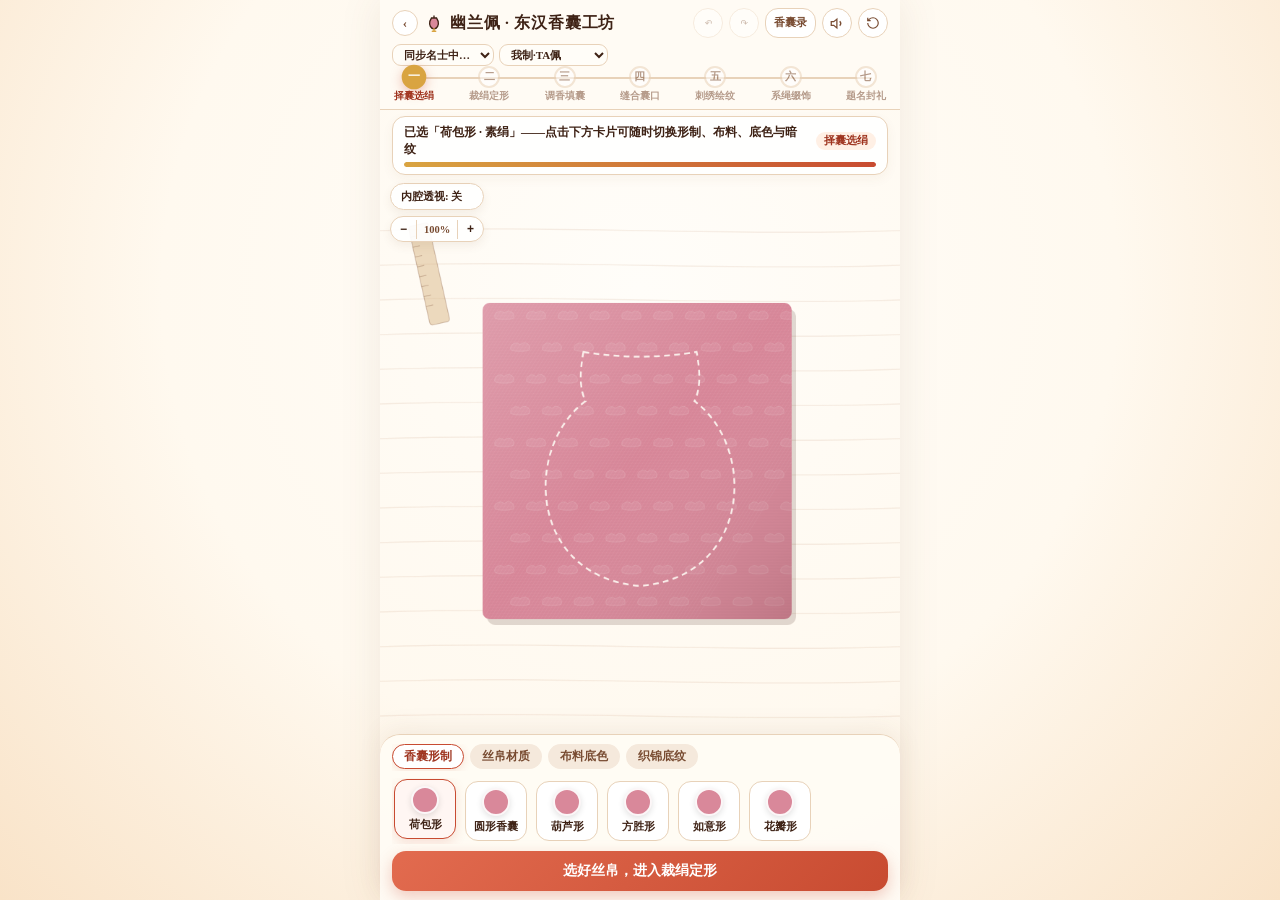
<file: 香囊制作.html>
<!DOCTYPE html>
<html lang="zh-CN">
<head>
<meta charset="UTF-8">
<meta name="viewport" content="width=device-width, initial-scale=1.0, maximum-scale=1.0, user-scalable=no, viewport-fit=cover">
<title>幽兰佩 · 东汉古法香囊工坊</title>
<style>
  :root {
    --bg-cream: #FFF9EF; --bg-peach: #F9E3C8; --panel-bg: rgba(255, 252, 245, 0.96);
    --brown-dark: #3E2215; --brown-mid: #784B31; --brown-light: #B58867;
    --accent-coral: #C84B31; --accent-coral-dark: #9E331E;
    --accent-gold: #D9A441; --accent-green: #5B8C6B; --border-warm: #E8D2B9;
  }
  * { box-sizing: border-box; margin: 0; padding: 0; user-select: none; -webkit-user-select: none; -webkit-touch-callout: none; -webkit-tap-highlight-color: transparent; }
  html, body {
    width: 100%; height: 100%; height: 100dvh; overflow: hidden;
    background: radial-gradient(circle at 50% 32%, #FFFDF9 0%, var(--bg-cream) 54%, var(--bg-peach) 100%);
    font-family: "Songti SC", "STSong", "Noto Serif SC", -apple-system, BlinkMacSystemFont, "PingFang SC", serif;
    color: var(--brown-dark);
  }
  #app { display: flex; flex-direction: column; width: 100%; max-width: 520px; height: 100%; margin: 0 auto; position: relative; box-shadow: 0 0 40px rgba(120, 75, 49, 0.10); }
  .top-header { flex-shrink: 0; padding: 8px 12px 6px; background: rgba(255, 251, 244, 0.90); backdrop-filter: blur(8px); border-bottom: 1px solid var(--border-warm); z-index: 20; }
  .header-row { display: flex; align-items: center; justify-content: space-between; margin-bottom: 6px; }
  .brand-title { font-size: 15.5px; font-weight: 700; color: var(--brown-dark); letter-spacing: 0.8px; display: flex; align-items: center; gap: 6px; }
  .header-actions { display: flex; gap: 6px; align-items: center; }
  .icon-btn { width: 30px; height: 30px; border-radius: 50%; border: 1px solid var(--border-warm); background: #FFF; color: var(--brown-mid); display: flex; align-items: center; justify-content: center; cursor: pointer; font-family: inherit; transition: all 0.2s; }
  .icon-btn:active { transform: scale(0.92); background: var(--bg-cream); }
  .icon-btn:disabled { opacity: 0.38; pointer-events: none; }
  .stepper { display: flex; justify-content: space-between; align-items: center; position: relative; padding: 0 2px; }
  .stepper::before { content: ''; position: absolute; top: 11px; left: 16px; right: 16px; height: 2px; background: var(--border-warm); z-index: 0; }
  .step-item { position: relative; z-index: 1; display: flex; flex-direction: column; align-items: center; gap: 2px; cursor: pointer; opacity: 0.55; transition: all 0.25s; }
  .step-item.active, .step-item.done { opacity: 1; }
  .step-dot { width: 22px; height: 22px; border-radius: 50%; background: #FFF; border: 2px solid var(--border-warm); display: flex; align-items: center; justify-content: center; font-size: 10.5px; font-weight: 700; color: var(--brown-mid); transition: all 0.25s; }
  .step-item.active .step-dot { background: var(--accent-coral); border-color: var(--accent-coral); color: #FFF; transform: scale(1.12); box-shadow: 0 3px 10px rgba(200, 75, 49, 0.35); }
  .step-item.done .step-dot { background: var(--accent-gold); border-color: var(--accent-gold); color: #FFF; }
  .step-label { font-size: 9.5px; font-weight: 600; color: var(--brown-mid); }
  .step-item.active .step-label { color: var(--accent-coral-dark); font-weight: 700; }

  .prompt-bar { flex-shrink: 0; margin: 6px 12px 0; padding: 7px 11px; background: rgba(255, 255, 255, 0.92); border: 1px solid var(--border-warm); border-radius: 13px; box-shadow: 0 4px 12px rgba(120, 75, 49, 0.05); display: flex; flex-direction: column; gap: 4px; z-index: 15; transition: border-color 0.2s; }
  .prompt-bar.warn { border-color: #D94330; background: #FFF6F4; }
  .prompt-top { display: flex; justify-content: space-between; align-items: center; font-size: 12px; font-weight: 600; color: var(--brown-dark); gap: 8px; }
  .prompt-badge { font-size: 10.5px; padding: 2px 8px; border-radius: 10px; background: #FFF0E5; color: var(--accent-coral-dark); font-weight: 700; white-space: nowrap; }
  .progress-track { width: 100%; height: 5px; background: #F3E5D7; border-radius: 4px; overflow: hidden; }
  .progress-fill { height: 100%; width: 0%; background: linear-gradient(90deg, var(--accent-gold), var(--accent-coral)); border-radius: 4px; transition: width 0.15s ease-out; }

  .stage-wrap { flex: 1 1 0; min-height: 0; position: relative; display: flex; align-items: center; justify-content: center; overflow: hidden; }
  #sachetCanvas { max-width: 100%; max-height: 100%; width: auto; height: auto; aspect-ratio: 720 / 760; touch-action: none; display: block; }
  .stage-floating-tools { position: absolute; top: 8px; right: 10px; display: flex; flex-direction: column; gap: 6px; z-index: 12; align-items: flex-end; max-width: 195px; }
  .stage-camera-controls { position: absolute; top: 8px; left: 10px; display: flex; flex-direction: column; gap: 6px; z-index: 12; }
  .zoom-group { display: flex; align-items: center; background: rgba(255, 255, 255, 0.92); border: 1px solid var(--border-warm); border-radius: 18px; box-shadow: 0 4px 10px rgba(120, 75, 49, 0.08); overflow: hidden; }
  .zoom-btn { border: none; background: transparent; color: var(--brown-dark); font-size: 12px; font-weight: 700; padding: 5px 8px; cursor: pointer; min-width: 25px; }
  .zoom-readout { font-size: 10.5px; font-weight: 700; color: var(--brown-mid); padding: 4px 5px; border-left: 1px solid var(--border-warm); border-right: 1px solid var(--border-warm); cursor: pointer; min-width: 42px; text-align: center; }
  .float-pill { display: flex; align-items: center; gap: 4px; padding: 5px 10px; border-radius: 16px; background: rgba(255, 255, 255, 0.94); border: 1px solid var(--border-warm); box-shadow: 0 4px 10px rgba(120, 75, 49, 0.08); font-size: 11px; font-weight: 700; color: var(--brown-dark); cursor: pointer; font-family: inherit; transition: all 0.2s; }
  .float-pill:active { transform: scale(0.94); }
  .float-pill.active { background: var(--accent-coral); color: #FFF; border-color: var(--accent-coral); }

  /* 配方比例悬浮清单 */
  .recipe-box { background: rgba(255, 252, 246, 0.95); border: 1px solid var(--border-warm); border-radius: 13px; padding: 7px 9px; width: 176px; box-shadow: 0 6px 16px rgba(120, 75, 49, 0.10); display: flex; flex-direction: column; gap: 4px; max-height: 170px; overflow-y: auto; }
  .recipe-title { font-size: 10.5px; font-weight: 800; color: var(--brown-mid); display: flex; justify-content: space-between; }
  .recipe-row { display: flex; justify-content: space-between; align-items: center; font-size: 10.5px; background: #FFF; padding: 3px 6px; border-radius: 7px; border: 1px solid #F2E2D0; }
  .recipe-del { border: none; background: #FFF0ED; color: #C83E2B; font-weight: 800; border-radius: 5px; padding: 0 5px; cursor: pointer; font-size: 10px; }

  .selection-toolbar { position: absolute; bottom: 10px; left: 50%; transform: translateX(-50%); background: rgba(255, 252, 246, 0.97); border: 1px solid var(--border-warm); border-radius: 22px; padding: 5px 9px; display: flex; align-items: center; gap: 5px; box-shadow: 0 6px 18px rgba(120, 75, 49, 0.16); z-index: 15; white-space: nowrap; }
  .sel-btn { padding: 4px 8px; border-radius: 12px; border: 1px solid var(--border-warm); background: #FFF; font-size: 10.5px; font-weight: 700; color: var(--brown-dark); cursor: pointer; font-family: inherit; }
  .sel-btn.danger { color: #D94330; border-color: #F5C6BE; background: #FFF5F3; }

  .bottom-dock { flex-shrink: 0; background: var(--panel-bg); border-top: 1px solid var(--border-warm); border-radius: 20px 20px 0 0; padding: 9px 12px calc(9px + env(safe-area-inset-bottom)); box-shadow: 0 -6px 24px rgba(120, 75, 49, 0.08); z-index: 20; display: flex; flex-direction: column; gap: 7px; }
  .sub-tabs { display: flex; gap: 6px; overflow-x: auto; padding-bottom: 2px; scrollbar-width: none; }
  .sub-tabs::-webkit-scrollbar { display: none; }
  .sub-tab { padding: 4px 11px; border-radius: 13px; background: #F5E9DC; color: var(--brown-mid); font-size: 11.5px; font-weight: 600; white-space: nowrap; cursor: pointer; border: 1px solid transparent; transition: all 0.2s; }
  .sub-tab.active { background: #FFF; color: var(--accent-coral-dark); border-color: var(--accent-coral); box-shadow: 0 2px 8px rgba(200, 75, 49, 0.14); }
  .options-scroll { display: flex; gap: 9px; overflow-x: auto; padding: 3px 2px; scrollbar-width: none; min-height: 64px; align-items: center; }
  .options-scroll::-webkit-scrollbar { display: none; }
  .option-card { flex: 0 0 auto; min-width: 62px; padding: 6px 8px; border-radius: 13px; background: #FFF; border: 1.8px solid var(--border-warm); display: flex; flex-direction: column; align-items: center; gap: 4px; cursor: pointer; transition: all 0.2s; }
  .option-card.active { border-color: var(--accent-coral); background: #FFF6F3; transform: translateY(-2px); box-shadow: 0 4px 12px rgba(200, 75, 49, 0.15); }
  .swatch-circle { width: 28px; height: 28px; border-radius: 50%; border: 2px solid rgba(255,255,255,0.92); box-shadow: 0 2px 6px rgba(0,0,0,0.12); }
  .option-thumb { width: 34px; height: 34px; display: flex; align-items: center; justify-content: center; }
  .option-name { font-size: 10.5px; font-weight: 700; color: var(--brown-dark); white-space: nowrap; }

  .dock-footer { display: flex; gap: 9px; align-items: center; }
  .btn-secondary { padding: 10px 14px; border-radius: 14px; border: 1.5px solid var(--border-warm); background: #FFF; color: var(--brown-mid); font-size: 13px; font-weight: 700; cursor: pointer; white-space: nowrap; font-family: inherit; }
  .btn-primary { flex: 1; padding: 11px 16px; border-radius: 14px; border: none; background: linear-gradient(135deg, #E26B4F 0%, var(--accent-coral) 100%); color: #FFF; font-size: 13.5px; font-weight: 700; cursor: pointer; font-family: inherit; box-shadow: 0 6px 16px rgba(200, 75, 49, 0.28); display: flex; align-items: center; justify-content: center; gap: 6px; transition: all 0.2s; }
  .btn-primary:active { transform: scale(0.98); }

  .modal-overlay { position: fixed; inset: 0; background: rgba(62, 34, 21, 0.48); backdrop-filter: blur(4px); z-index: 50; display: none; align-items: center; justify-content: center; padding: 16px; }
  .modal-overlay.show { display: flex; }
  .card-modal { width: 100%; max-width: 420px; background: #FFFDF9; border-radius: 22px; border: 2px solid var(--border-warm); padding: 15px; box-shadow: 0 20px 50px rgba(62, 34, 21, 0.28); display: flex; flex-direction: column; gap: 10px; max-height: 92dvh; overflow-y: auto; }
  .card-preview-box { border-radius: 14px; padding: 13px; border: 2px solid #D9B68C; background: #FFF9F0; }
  .card-input-group { display: flex; flex-direction: column; gap: 7px; }
  .card-input, .card-textarea { width: 100%; border: 1px solid rgba(120, 75, 49, 0.25); background: rgba(255, 255, 255, 0.85); border-radius: 9px; padding: 7px 10px; font-size: 12.5px; color: var(--brown-dark); font-family: inherit; outline: none; }
  .card-textarea { resize: none; height: 58px; line-height: 1.45; }
  .preset-chips { display: flex; gap: 6px; overflow-x: auto; scrollbar-width: none; }
  .preset-chips::-webkit-scrollbar { display: none; }
  .preset-chip { padding: 4px 9px; border-radius: 11px; background: #F5E9DC; color: var(--brown-mid); font-size: 10.5px; font-weight: 600; white-space: nowrap; cursor: pointer; }
  .sig-pad-wrap { margin-top: 4px; border: 1px dashed var(--brown-light); border-radius: 9px; background: rgba(255, 255, 255, 0.72); position: relative; height: 72px; overflow: hidden; }
  #sigCanvas { width: 100%; height: 100%; touch-action: none; display: block; }
  .sig-hint { position: absolute; top: 5px; left: 8px; font-size: 10px; color: var(--brown-light); pointer-events: none; }
  .sig-clear { position: absolute; top: 4px; right: 6px; font-size: 10px; padding: 2px 7px; border-radius: 7px; background: #FFF; border: 1px solid var(--border-warm); color: var(--brown-mid); cursor: pointer; }
  .poster-img { width: 100%; border-radius: 14px; border: 2px solid var(--border-warm); box-shadow: 0 8px 25px rgba(62, 34, 21, 0.15); }
  .hidden { display: none !important; }

  .coop-bar { display: flex; align-items: center; gap: 5px; margin-top: 5px; overflow-x: auto; scrollbar-width: none; }
  .coop-bar::-webkit-scrollbar { display: none; }
  .coop-select { flex: 0 0 auto; max-width: 112px; padding: 3px 7px; border-radius: 9px; border: 1px solid var(--border-warm); background: #FFFDF8; color: var(--brown-dark); font-size: 11px; font-weight: 700; font-family: inherit; }
  .coop-btn { flex: 0 0 auto; padding: 3px 9px; border-radius: 9px; border: 1px solid #DF9E7B; background: linear-gradient(135deg, #FFF6EB 0%, #FCE5CD 100%); color: #8A3722; font-size: 11px; font-weight: 700; font-family: inherit; cursor: pointer; white-space: nowrap; }
  .coop-btn.primary { background: linear-gradient(135deg, #E26A4D 0%, #C83E2B 100%); color: #FFF; border-color: #C83E2B; }
  .coop-speaker-pill { position: absolute; left: 8px; bottom: 8px; z-index: 18; display: none; align-items: center; gap: 4px; padding: 4px 10px; border-radius: 999px; border: 1px solid #D99B78; background: rgba(255, 250, 242, 0.94); color: #6B3A24; font-size: 11px; font-weight: 700; cursor: pointer; }
  .coop-speaker-pill.show { display: inline-flex; }
  .coop-bubble { position: absolute; left: 10px; right: 10px; bottom: 10px; z-index: 19; background: rgba(255, 251, 244, 0.97); border: 1.5px solid #D99B78; border-radius: 15px; padding: 9px 11px; box-shadow: 0 10px 26px rgba(78, 42, 22, 0.22); display: none; flex-direction: column; gap: 5px; }
  .coop-bubble.show { display: flex; }
  .history-list { width: 100%; display: flex; flex-direction: column; gap: 9px; max-height: 60dvh; overflow-y: auto; }
  .history-card { display: flex; gap: 9px; align-items: center; background: #FFF9F0; border: 1.5px solid var(--border-warm); border-radius: 13px; padding: 8px; }
  .history-thumb { width: 54px; height: 72px; object-fit: cover; border-radius: 8px; border: 1px solid var(--border-warm); flex-shrink: 0; }
  .poster-view-tabs { display: none; width: 100%; background: #F5E8D8; border-radius: 11px; padding: 3px; gap: 4px; }
  .poster-view-tabs.show { display: flex; }
  .poster-tab-btn { flex: 1; border: none; border-radius: 8px; padding: 6px 8px; background: transparent; color: var(--brown-mid); font-size: 12px; font-weight: 700; font-family: inherit; cursor: pointer; }
  .poster-tab-btn.active { background: #FFFDF9; color: var(--accent-coral-dark); box-shadow: 0 2px 6px rgba(120, 75, 49, 0.12); }
  .poster-notes-page { display: none; width: 100%; max-height: 340px; overflow-y: auto; background: #FFF9F0; border: 1.5px solid var(--border-warm); border-radius: 13px; padding: 9px; flex-direction: column; gap: 8px; }
  .poster-notes-page.show { display: flex; }
  .poster-note-item { background: #FFFDF9; border: 1px solid #EAD6C0; border-radius: 10px; padding: 8px 10px; }

  @media (max-height: 740px) {
    .top-header { padding: 5px 10px 4px; }
    .header-row { margin-bottom: 3px; }
    .coop-bar { margin-top: 3px; }
    .prompt-bar { margin: 4px 10px 0; padding: 5px 9px; gap: 3px; }
    .prompt-top { font-size: 11px; }
    .bottom-dock { padding: 7px 10px calc(7px + env(safe-area-inset-bottom)); gap: 5px; border-radius: 16px 16px 0 0; }
    .options-scroll { min-height: 52px; padding: 2px; gap: 7px; }
    .option-card { min-width: 56px; padding: 4px 6px; gap: 3px; }
    .swatch-circle { width: 24px; height: 24px; }
    .option-thumb { width: 30px; height: 30px; }
    .btn-primary, .btn-secondary { padding: 8px 12px; font-size: 12.5px; }
  }
</style>
</head>
<body>

<div id="app">
  <header class="top-header">
    <div class="header-row">
      <div class="brand-title">
        <button class="icon-btn" id="backToWorkshopBtn" title="返回择坊" style="width:26px;height:26px;font-size:13px;font-weight:800;">‹</button>
        <svg width="20" height="20" viewBox="0 0 24 24" fill="none">
          <path d="M12 3V6M9 6H15L17 10C18 14 16 19 12 19C8 19 6 14 7 10L9 6Z" fill="#D9889A" stroke="#3E2215" stroke-width="1.6"/>
          <path d="M12 19V22M10 22H14" stroke="#D9A441" stroke-width="1.8" stroke-linecap="round"/>
        </svg>
        <span>幽兰佩 · 东汉香囊工坊</span>
      </div>
      <div class="header-actions">
        <button class="icon-btn" id="undoBtn" title="撤销 (Undo)" disabled>↶</button>
        <button class="icon-btn" id="redoBtn" title="重做 (Redo)" disabled>↷</button>
        <button class="icon-btn" id="openHistoryBtn" title="香囊集录" style="width:auto;padding:0 8px;border-radius:13px;font-size:10.5px;font-weight:700;">香囊录</button>
        <button class="icon-btn" id="soundToggleBtn" title="雅乐开关">
          <svg width="15" height="15" viewBox="0 0 24 24" fill="none" stroke="currentColor" stroke-width="2"><polygon points="11 5 6 9 2 9 2 15 6 15 11 19 11 5"></polygon><path d="M15.54 8.46a5 5 0 0 1 0 7.07"></path></svg>
        </button>
        <button class="icon-btn" id="resetGameBtn" title="重新制作">
          <svg width="14" height="14" viewBox="0 0 24 24" fill="none" stroke="currentColor" stroke-width="2"><path d="M3 12a9 9 0 1 0 9-9 9.75 9.75 0 0 0-6.74 2.74L3 8"></path><path d="M3 3v5h5"></path></svg>
        </button>
      </div>
    </div>

    <div class="coop-bar" id="coopBar">
      <select class="coop-select" id="coopCharSelect"><option value="">同步名士中…</option></select>
      <select class="coop-select" id="coopModeSelect" style="max-width:116px;">
        <option value="user_make_char_eat">我制·TA佩</option>
        <option value="relay_coop">你一步·TA一步</option>
        <option value="char_make_user_eat">TA制·赠我</option>
      </select>
      <button class="coop-btn" id="coopSwapTurnBtn" style="display:none;">我先手</button>
      <button class="coop-btn primary" id="coopActionBtn" style="display:none;">请TA制囊</button>
    </div>

    <div class="stepper" id="stepperBar">
      <div class="step-item active" data-step="0"><div class="step-dot">一</div><span class="step-label">择囊选绢</span></div>
      <div class="step-item" data-step="1"><div class="step-dot">二</div><span class="step-label">裁绢定形</span></div>
      <div class="step-item" data-step="2"><div class="step-dot">三</div><span class="step-label">调香填囊</span></div>
      <div class="step-item" data-step="3"><div class="step-dot">四</div><span class="step-label">缝合囊口</span></div>
      <div class="step-item" data-step="4"><div class="step-dot">五</div><span class="step-label">刺绣绘纹</span></div>
      <div class="step-item" data-step="5"><div class="step-dot">六</div><span class="step-label">系绳缀饰</span></div>
      <div class="step-item" data-step="6"><div class="step-dot">七</div><span class="step-label">题名封礼</span></div>
    </div>
  </header>

  <div class="prompt-bar" id="promptBar">
    <div class="prompt-top">
      <span id="promptText">选定香囊形制、汉代丝帛材质、传统底色与织锦底纹</span>
      <span class="prompt-badge" id="promptBadge">步骤 1/7</span>
    </div>
    <div class="progress-track"><div class="progress-fill" id="progressFill"></div></div>
  </div>

  <div class="stage-wrap">
    <canvas id="sachetCanvas" width="720" height="760"></canvas>

    <div class="stage-camera-controls">
      <button class="float-pill" id="xrayModeBtn" title="透视查看香囊内部香料">
        <span id="xrayModeLabel">内腔透视: 关</span>
      </button>
      <div class="zoom-group">
        <button class="zoom-btn" id="zoomOutBtn">−</button>
        <span class="zoom-readout" id="zoomResetBtn">100%</span>
        <button class="zoom-btn" id="zoomInBtn">+</button>
      </div>
    </div>

    <div class="stage-floating-tools" id="floatingTools"></div>

    <div class="selection-toolbar hidden" id="selectionToolbar">
      <button class="sel-btn" id="btnScaleUp">放大</button>
      <button class="sel-btn" id="btnScaleDown">缩小</button>
      <button class="sel-btn" id="btnRotate">旋转</button>
      <button class="sel-btn" id="btnLayerUp">上移层</button>
      <button class="sel-btn" id="btnLayerDown">下移层</button>
      <button class="sel-btn" id="btnLockMotif">锁定</button>
      <button class="sel-btn danger" id="btnDeleteMotif">移除</button>
    </div>

    <button class="coop-speaker-pill" id="coopSpeakerPill" type="button">
      <span id="coopPillName">名士</span><span style="font-size:10px;opacity:0.75;">▸</span>
    </button>

    <div class="coop-bubble" id="coopBubble">
      <div style="display:flex;justify-content:space-between;align-items:center;">
        <div style="display:flex;align-items:center;gap:6px;">
          <span style="font-size:12px;font-weight:800;color:#C83E2B;" id="coopBubbleName">名士</span>
          <span style="font-size:10px;padding:1px 7px;border-radius:999px;background:#FCE5CD;color:#784B31;font-weight:700;" id="coopBubbleTag">制香中</span>
        </div>
        <button type="button" id="coopBubbleCollapseBtn" style="border:none;background:transparent;color:#8C6348;font-size:11px;font-weight:700;cursor:pointer;">收起 ▾</button>
      </div>
      <div id="coopBubbleText" style="font-size:12px;line-height:1.55;color:#3E2215;"></div>
      <div id="coopBubbleActions" style="display:none;gap:8px;margin-top:2px;">
        <button type="button" class="coop-btn primary" id="coopNextStepBtn" style="flex:1;padding:5px 10px;">看下一步</button>
        <button type="button" class="coop-btn" id="coopSkipAnimBtn" style="padding:5px 10px;">直达成品</button>
      </div>
    </div>
  </div>

  <div class="bottom-dock">
    <div class="sub-tabs" id="subTabs"></div>
    <div class="options-scroll" id="optionsScroll"></div>
    <div class="dock-footer">
      <button class="btn-secondary hidden" id="prevStepBtn">上一步</button>
      <button class="btn-primary" id="nextStepBtn"><span id="nextStepText">选好丝帛，进入裁绢定形</span></button>
    </div>
  </div>
</div>

<!-- STEP 07: 香囊题名 · 赠予知音 弹窗 -->
<div class="modal-overlay" id="cardModal">
  <div class="card-modal">
    <div style="display:flex;justify-content:space-between;align-items:center;">
      <h3 style="font-size:16px;color:var(--brown-dark);">香囊题名 · 赠予知音</h3>
      <button class="icon-btn" id="closeCardModalBtn">×</button>
    </div>
    <div class="card-preview-box">
      <div class="card-input-group">
        <input type="text" class="card-input" id="giftNameInput" maxlength="12" placeholder="为香囊题写雅名（必填，如：幽兰长乐囊）" value="幽兰长乐囊">
        <input type="text" class="card-input" id="giftToInput" maxlength="18" placeholder="赠予对象（如：致 洛阳知音）" value="致：洛阳知音">
        <textarea class="card-textarea" id="giftMsgInput" maxlength="64" placeholder="题写祝词...">纫秋兰以为佩，寄芳馨于君侧，愿岁岁常欢愉，出入皆平安。</textarea>
        <input type="text" class="card-input" id="giftSealInput" maxlength="4" placeholder="东汉工坊朱印篆字（最多4字）" value="长乐未央">
      </div>
      <div class="sig-pad-wrap">
        <span class="sig-hint">在此处用手指挥毫落款（支持压感毛笔粗细）</span>
        <button class="sig-clear" id="clearSigBtn">重书</button>
        <canvas id="sigCanvas" width="340" height="72"></canvas>
      </div>
    </div>
    <div class="preset-chips" id="presetChips">
      <span class="preset-chip" data-name="幽兰长乐囊" data-msg="纫秋兰以为佩，寄芳馨于君侧，愿岁岁常欢愉。" data-seal="长乐未央">幽兰佩祝</span>
      <span class="preset-chip" data-name="桂魄安神囊" data-msg="金桂伴艾草，清芬涤尘劳，愿君夜夜好眠。" data-seal="出入平安">安神祈福</span>
      <span class="preset-chip" data-name="同心方胜囊" data-msg="何以致叩叩，香囊系肘后，愿与君共岁华。" data-seal="永结同心">定情信物</span>
    </div>
    <button class="btn-primary" id="saveCardBtn">完成封礼并生成纪念图</button>
  </div>
</div>

<!-- 成品纪念海报弹窗 -->
<div class="modal-overlay" id="posterModal">
  <div class="card-modal" style="align-items:center;">
    <div style="width:100%;display:flex;justify-content:space-between;align-items:center;">
      <h3 style="font-size:16px;color:var(--brown-dark);">《东汉香囊礼成图》专属纪念</h3>
      <button class="icon-btn" id="closePosterModalBtn">×</button>
    </div>
    <div class="poster-view-tabs" id="posterViewTabs">
      <button type="button" class="poster-tab-btn active" id="tabPosterImg">香囊纪念笺</button>
      <button type="button" class="poster-tab-btn" id="tabPosterNotes">TA 的制香心意</button>
    </div>
    <img id="posterImage" class="poster-img" alt="香囊成品纪念图">
    <div class="poster-notes-page" id="posterNotesPage"></div>
    <div id="posterReviewBox" style="display:none;width:100%;background:#FFF8EE;border:1.5px solid #E5C2A2;border-radius:12px;padding:9px 11px;font-size:12px;line-height:1.6;"></div>
    <div id="posterTasteRow" style="display:flex;width:100%;gap:8px;">
      <button type="button" class="btn-secondary" id="askCharTasteBtn" style="flex:1;padding:8px 10px;font-size:12px;border-color:#DF9E7B;color:#A83622;background:#FFF7F0;">请名士佩香品评</button>
    </div>
    <div id="posterUserFeedbackRow" style="display:none;width:100%;gap:6px;">
      <input type="text" class="card-input" id="userFeedbackInput" placeholder="佩香后对TA说一句真实感受…" style="flex:1;font-size:12px;">
      <button type="button" class="coop-btn primary" id="sendUserFeedbackBtn" style="padding:7px 11px;">发给TA</button>
    </div>
    <div style="display:flex;gap:8px;width:100%;flex-wrap:wrap;">
      <button type="button" class="btn-secondary" id="saveBackpackBtn" style="flex:1;padding:8px 10px;font-size:12px;">收入行囊</button>
      <button type="button" class="btn-secondary" id="openForwardModalBtn" style="flex:1;padding:8px 10px;font-size:12px;">赠予传讯好友</button>
      <button type="button" class="btn-primary" id="downloadPosterBtn" style="flex:1.2;padding:8px 12px;font-size:12.5px;">保存成品图</button>
    </div>
    <div id="posterActionToast" style="font-size:11px;color:#A83622;font-weight:700;min-height:15px;"></div>
  </div>
</div>

<!-- 香囊集录弹窗 -->
<div class="modal-overlay" id="historyModal">
  <div class="card-modal">
    <div style="display:flex;justify-content:space-between;align-items:center;">
      <h3 style="font-size:15.5px;color:var(--brown-dark);">幽兰佩 · 东汉香囊集录</h3>
      <button class="icon-btn" id="closeHistoryModalBtn">×</button>
    </div>
    <div class="history-list" id="historyList"></div>
  </div>
</div>

<!-- 转发好友弹窗 -->
<div class="modal-overlay" id="forwardModal">
  <div class="card-modal">
    <div style="display:flex;justify-content:space-between;align-items:center;">
      <h3 style="font-size:15.5px;color:var(--brown-dark);">将香囊赠予传讯好友</h3>
      <button class="icon-btn" id="closeForwardModalBtn">×</button>
    </div>
    <select class="card-input" id="forwardCharSelect"></select>
    <input type="text" class="card-input" id="forwardNoteInput" maxlength="100" placeholder="可选：附带一句赠香私语…">
    <button type="button" class="btn-primary" id="confirmForwardBtn">确认赠出香囊</button>
  </div>
</div>

<script>
(() => {
  /* ============================================================================
   * 1. Web Audio API 古风手作合成音效 (剪布声、落香声、穿针引线声、玉珠清音)
   * ============================================================================ */
  class SoundEngine {
    constructor() { this.ctx = null; this.enabled = true; this.lastTick = 0; }
    init() {
      if (!this.ctx) { const AC = window.AudioContext || window.webkitAudioContext; if (AC) this.ctx = new AC(); }
      if (this.ctx && this.ctx.state === 'suspended') this.ctx.resume();
    }
    playPop(freq = 560) {
      if (!this.enabled) return; this.init(); if (!this.ctx) return;
      const now = this.ctx.currentTime, osc = this.ctx.createOscillator(), g = this.ctx.createGain();
      osc.type = 'sine'; osc.frequency.setValueAtTime(freq, now); osc.frequency.exponentialRampToValueAtTime(freq * 1.35, now + 0.08);
      g.gain.setValueAtTime(0.11, now); g.gain.exponentialRampToValueAtTime(0.001, now + 0.09);
      osc.connect(g); g.connect(this.ctx.destination); osc.start(now); osc.stop(now + 0.09);
    }
    playSnip() {
      if (!this.enabled) return;
      const ms = performance.now(); if (ms - this.lastTick < 75) return; this.lastTick = ms;
      this.init(); if (!this.ctx) return;
      const now = this.ctx.currentTime, dur = 0.055, len = Math.floor(this.ctx.sampleRate * dur);
      const buf = this.ctx.createBuffer(1, len, this.ctx.sampleRate), ch = buf.getChannelData(0);
      for (let i = 0; i < len; i++) ch[i] = (Math.random() * 2 - 1) * Math.exp(-i / (len * 0.35));
      const src = this.ctx.createBufferSource(); src.buffer = buf;
      const flt = this.ctx.createBiquadFilter(); flt.type = 'highpass'; flt.frequency.setValueAtTime(1400, now);
      const g = this.ctx.createGain(); g.gain.setValueAtTime(0.08, now); g.gain.exponentialRampToValueAtTime(0.001, now + dur);
      src.connect(flt); flt.connect(g); g.connect(this.ctx.destination); src.start(now); src.stop(now + dur);
    }
    playChime() {
      if (!this.enabled) return; this.init(); if (!this.ctx) return;
      [523.25, 587.33, 659.25, 783.99, 1046.5].forEach((n, i) => {
        const now = this.ctx.currentTime + i * 0.07, osc = this.ctx.createOscillator(), g = this.ctx.createGain();
        osc.type = 'sine'; osc.frequency.setValueAtTime(n, now);
        g.gain.setValueAtTime(0.09, now); g.gain.exponentialRampToValueAtTime(0.001, now + 0.36);
        osc.connect(g); g.connect(this.ctx.destination); osc.start(now); osc.stop(now + 0.38);
      });
    }
  }
  const sfx = new SoundEngine();

  /* ============================================================================
   * 2. 七步统一配置字典 (STEP_CONFIG & 材料数据库)
   * ============================================================================ */
  const SACHET_SHAPES = [
    { id: 'pouch',     name: '荷包形', rx: 145, ry: 162 },
    { id: 'round',     name: '圆形香囊', rx: 152, ry: 152 },
    { id: 'gourd',     name: '葫芦形', rx: 142, ry: 172 },
    { id: 'fangsheng', name: '方胜形', rx: 156, ry: 156 },
    { id: 'ruyi',      name: '如意形', rx: 160, ry: 148 },
    { id: 'petal',     name: '花瓣形', rx: 154, ry: 154 }
  ];

  const FABRIC_MATERIALS = [
    { id: 'silk',     name: '素绢', desc: '细腻平纹', sheen: 0.22,swatch: '#F7EFE6' },
    { id: 'damask',   name: '绫罗', desc: '斜纹提花', sheen: 0.30, swatch: '#EDE3D5' },
    { id: 'linen',    name: '棉麻', desc: '质朴经纬', sheen: 0.05, swatch: '#DECBB3' },
    { id: 'brocade',  name: '锦缎', desc: '织金厚重', sheen: 0.36, swatch: '#E8C59B' },
    { id: 'embcloth', name: '绣布', desc: '十字针孔', sheen: 0.12, swatch: '#F2E6D8' }
  ];

  const FABRIC_COLORS = [
    { id: 'rouge',     name: '胭脂粉', hex: '#D9889A', dark: '#9E4B5E', light: '#F5C6D0' },
    { id: 'moonwhite', name: '月白',   hex: '#DCE6E4', dark: '#97ABA7', light: '#F7FAFA' },
    { id: 'tianshui',  name: '天水碧', hex: '#88B3AC', dark: '#4F7A73', light: '#C5E3DE' },
    { id: 'qiuxiang',  name: '秋香色', hex: '#C9B36B', dark: '#8C7836', light: '#EFE1AE' },
    { id: 'ochre',     name: '赭红',   hex: '#B84A39', dark: '#752318', light: '#E38D7E' },
    { id: 'turquoise', name: '松石绿', hex: '#689E82', dark: '#396950', light: '#A8D4BD' },
    { id: 'lotus',     name: '藕荷紫', hex: '#B596B8', dark: '#735375', light: '#E3CEE6' }
  ];

  const FABRIC_PATTERNS = [
    { id: 'plain',  name: '素面', swatch: '#E8DFD5' },
    { id: 'cloud',  name: '云纹', swatch: '#D9B88F' },
    { id: 'fret',   name: '回纹', swatch: '#C7A67B' },
    { id: 'pearl',  name: '连珠纹', swatch: '#E0C39E' },
    { id: 'scroll', name: '缠枝花纹', swatch: '#D49E8A' }
  ];

  const CUT_TOOLS = [
    { id: 'scissors', name: '小剪刀', swatch: '#B0BEC5' },
    { id: 'knife',    name: '裁布刀', swatch: '#8D6E63' },
    { id: 'ruler',    name: '竹布尺', swatch: '#D4B07B' }
  ];

  const OPENINGS = [
    { id: 'drawstring', name: '抽绳口', swatch: '#C84B31' },
    { id: 'flat',       name: '平口',   swatch: '#B58867' },
    { id: 'folded',     name: '翻边口', swatch: '#D9A441' }
  ];

  const HERB_CATALOG = [
    // 花材
    { id: 'osmanthus', name: '桂花', category: 'flower', color: '#F2B749', sub: '#C98A1E', shape: 'petal4' },
    { id: 'plum',      name: '梅花', category: 'flower', color: '#E87A90', sub: '#FFF0F3', shape: 'petal5' },
    { id: 'jasmine',   name: '茉莉', category: 'flower', color: '#FAF8F0', sub: '#D4DFC7', shape: 'petal5' },
    { id: 'rose',      name: '玫瑰', category: 'flower', color: '#B8293D', sub: '#7A1120', shape: 'rose' },
    { id: 'chrys',     name: '菊花', category: 'flower', color: '#F5D04C', sub: '#D49B1A', shape: 'strip' },
    { id: 'orchid',    name: '兰草', category: 'flower', color: '#7BB086', sub: '#4C7A56', shape: 'leaf' },
    // 香草
    { id: 'mugwort',   name: '艾草', category: 'herb',   color: '#5E8C52', sub: '#3B5E32', shape: 'leaf' },
    { id: 'mint',      name: '薄荷', category: 'herb',   color: '#6AC26B', sub: '#398A3A', shape: 'leaf' },
    { id: 'perilla',   name: '紫苏', category: 'herb',   color: '#734B7D', sub: '#4B8253', shape: 'leaf' },
    { id: 'agastache', name: '藿香', category: 'herb',   color: '#688F4E', sub: '#43612E', shape: 'leaf' },
    { id: 'eupatorium',name: '佩兰', category: 'herb',   color: '#82A868', sub: '#53733E', shape: 'strip' },
    // 香料
    { id: 'clove',     name: '丁香', category: 'spice',  color: '#5C3824', sub: '#381F11', shape: 'clove' },
    { id: 'chenpi',    name: '陈皮', category: 'spice',  color: '#E07A24', sub: '#FFF0C2', shape: 'strip' },
    { id: 'angelica',  name: '白芷', category: 'spice',  color: '#EFE8D8', sub: '#C7B89B', shape: 'slice' },
    { id: 'nard',      name: '甘松', category: 'spice',  color: '#8C6D46', sub: '#594228', shape: 'strip' },
    { id: 'agarwood',  name: '沉香', category: 'spice',  color: '#4A3222', sub: '#291A10', shape: 'slice' },
    // 辅材
    { id: 'cotton',    name: '棉絮', category: 'filler', color: '#FFFFFF', sub: '#E6E1DA', shape: 'cloud' },
    { id: 'powder',    name: '香粉', category: 'filler', color: '#E8C782', sub: '#B89348', shape: 'powder' },
    { id: 'woodchip',  name: '香木碎',category:'filler', color: '#A6784B', sub: '#6E4B2A', shape: 'slice' }
  ];

  const PRESET_RECIPES = [
    { name: '清雅花香', items: [{ id: 'osmanthus', amount: 30 }, { id: 'plum', amount: 30 }, { id: 'orchid', amount: 20 }, { id: 'angelica', amount: 20 }] },
    { name: '草木清香', items: [{ id: 'mugwort', amount: 30 }, { id: 'mint', amount: 25 }, { id: 'eupatorium', amount: 25 }, { id: 'chenpi', amount: 20 }] },
    { name: '温润木香', items: [{ id: 'agarwood', amount: 35 }, { id: 'clove', amount: 25 }, { id: 'nard', amount: 20 }, { id: 'powder', amount: 20 }] }
  ];

  const NEEDLES = [
    { id: 'fine',       name: '细针',   swatch: '#CFD8DC' },
    { id: 'embroidery', name: '绣花针', swatch: '#B0BEC5' },
    { id: 'curved',     name: '弯针',   swatch: '#90A4AE' }
  ];

  const THREAD_COLORS = [
    { id: 't_red',    name: '朱红', hex: '#C83E3B' },
    { id: 't_gold',   name: '金丝', hex: '#E0AD45' },
    { id: 't_white',  name: '米白', hex: '#FAF6EE' },
    { id: 't_cyan',   name: '黛青', hex: '#3B6478' },
    { id: 't_green',  name: '青绿', hex: '#58946B' },
    { id: 't_pink',   name: '浅粉', hex: '#F0A1B0' },
    { id: 't_purple', name: '藕紫', hex: '#8A6494' },
    { id: 't_black',  name: '墨黑', hex: '#2B2623' }
  ];

  const STITCH_TYPES = [
    { id: 'running',  name: '平针',   swatch: '#C83E3B' },
    { id: 'back',     name: '回针',   swatch: '#9E331E' },
    { id: 'overlock', name: '锁边针', swatch: '#D9A441' },
    { id: 'binding',  name: '包边针', swatch: '#5B8C6B' }
  ];

  const EMBROIDERY_MOTIFS = [
    // 花卉纹样
    { id: 'm_plum',   name: '梅花',   category: 'm_flower' },
    { id: 'm_lotus',  name: '荷花',   category: 'm_flower' },
    { id: 'm_peony',  name: '牡丹',   category: 'm_flower' },
    { id: 'm_orchid', name: '兰花',   category: 'm_flower' },
    { id: 'm_osman',  name: '桂花枝', category: 'm_flower' },
    { id: 'm_chrys',  name: '菊花',   category: 'm_flower' },
    // 吉祥纹样
    { id: 'm_cloud',  name: '祥云',   category: 'm_ausp' },
    { id: 'm_ruyi',   name: '如意',   category: 'm_ausp' },
    { id: 'm_bat',    name: '福蝠',   category: 'm_ausp' },
    { id: 'm_fish',   name: '双鱼',   category: 'm_ausp' },
    { id: 'm_branch', name: '连理枝', category: 'm_ausp' },
    { id: 'm_beast',  name: '瑞兽纹', category: 'm_ausp' },
    // 文字纹样
    { id: 't_fu',     name: '福',     category: 'm_text', text: '福' },
    { id: 't_an',     name: '安',     category: 'm_text', text: '安' },
    { id: 't_ning',   name: '宁',     category: 'm_text', text: '宁' },
    { id: 't_changle',name: '长乐',   category: 'm_text', text: '长乐' },
    { id: 't_changan',name: '常安',   category: 'm_text', text: '常安' }
  ];

  const EMBROIDERY_TOOLS = [
    { id: 'satin',    name: '平绣',   mode: 'motif',    swatch: '#D9A441' },
    { id: 'chain',    name: '锁绣',   mode: 'motif',    swatch: '#C84B31' },
    { id: 'gold',     name: '盘金绣', mode: 'motif',    swatch: '#F2C96B' },
    { id: 'seed',     name: '打籽绣', mode: 'motif',    swatch: '#689E82' },
    { id: 'freehand', name: '自由刺绣笔', mode: 'freehand', swatch: '#8A6494' }
  ];

  const CORDS = [
    { id: 'c_red',    name: '朱红丝绳', color: '#C83E2B', double: false },
    { id: 'c_cyan',   name: '天青丝绳', color: '#4B7D78', double: false },
    { id: 'c_gold',   name: '流金丝绳', color: '#D49B2A', double: false },
    { id: 'c_white',  name: '米白丝绳', color: '#EDE6D8', double: false },
    { id: 'c_double', name: '双股彩绳', color: '#C83E2B', double: true }
  ];

  const TASSELS = [
    { id: 'ts_long',   name: '长流苏',   color: '#C83E2B', len: 105, style: 'long' },
    { id: 'ts_short',  name: '短流苏',   color: '#D49B2A', len: 68,  style: 'short' },
    { id: 'ts_double', name: '双层流苏', color: '#4B7D78', len: 96,  style: 'double' },
    { id: 'ts_petal',  name: '花瓣流苏', color: '#D97388', len: 88,  style: 'petal' }
  ];

  const BEADS = [
    { id: 'bd_jade',  name: '白玉珠', color: '#F0F4EC', rim: '#B8C7B4', isRing: false },
    { id: 'bd_agate', name: '玛瑙珠', color: '#C83728', rim: '#6E140B', isRing: false },
    { id: 'bd_glass', name: '琉璃珠', color: '#4B86B8', rim: '#1D4263', isRing: false },
    { id: 'bd_wood',  name: '檀木珠', color: '#6E472B', rim: '#3B2212', isRing: false },
    { id: 'bd_ring',  name: '白玉环', color: '#F2F5EE', rim: '#B5C4B1', isRing: true }
  ];

  const KNOTS = [
    { id: 'kn_ear',    name: '双耳结', color: '#C83E2B' },
    { id: 'kn_ruyi',   name: '如意结', color: '#D49B2A' },
    { id: 'kn_simple', name: '同心结', color: '#D97388' },
    { id: 'kn_flower', name: '盘长花结',color:'#4B7D78' }
  ];

  const GIFT_BOXES = [
    { id: 'lacquer', name: '朱漆木盒', bg: '#4A1810', border: '#D49B2A', inner: '#260B07' },
    { id: 'pouch',   name: '素色锦囊', bg: '#EDE3D2', border: '#B89B72', inner: '#FAF5EC' },
    { id: 'silk',    name: '丝帛包裹', bg: '#F7E8E8', border: '#D9889A', inner: '#FFFDF9' },
    { id: 'bamboo',  name: '竹编小盒', bg: '#D8E3CE', border: '#759465', inner: '#F2F7EE' }
  ];

  const GIFT_SEALS = [
    { id: 'red_relief',    name: '朱文方印', swatch: '#C83E2B' },
    { id: 'white_intaglio',name: '白文古印', swatch: '#9E331E' }
  ];

  const STEP_CONFIG = {
    0: { title: '择囊选绢', tabs: [{ id: 'shape', name: '香囊形制' }, { id: 'fabric', name: '丝帛材质' }, { id: 'color', name: '布料底色' }, { id: 'pattern', name: '织锦底纹' }] },
    1: { title: '裁绢定形', tabs: [{ id: 'tool', name: '裁剪工具' }, { id: 'outline', name: '囊体形状' }, { id: 'opening', name: '囊口样式' }] },
    2: { title: '调香填囊', tabs: [{ id: 'flower', name: '花材' }, { id: 'herb', name: '香草' }, { id: 'spice', name: '香料' }, { id: 'filler', name: '辅材' }] },
    3: { title: '缝合囊口', tabs: [{ id: 'needle', name: '针具' }, { id: 'thread', name: '丝线颜色' }, { id: 'stitch', name: '缝合针法' }] },
    4: { title: '刺绣绘纹', tabs: [{ id: 'm_flower', name: '花卉纹样' }, { id: 'm_ausp', name: '吉祥纹样' }, { id: 'm_text', name: '吉语文字' }, { id: 'e_thread', name: '绣线颜色' }, { id: 'e_tool', name: '刺绣针法' }] },
    5: { title: '系绳缀饰', tabs: [{ id: 'cord', name: '顶部系绳' }, { id: 'tassel', name: '垂穗流苏' }, { id: 'bead', name: '玉珠佩饰' }, { id: 'knot', name: '汉风结饰' }] },
    6: { title: '题名封礼', tabs: [{ id: 'package', name: '礼盒包装' }, { id: 'seal', name: '工坊印章' }, { id: 'message', name: '题写祝词' }] }
  };

  /* ============================================================================
   * 3. IndexedDB 串行防抖持久化引擎 (EasternHanSachetDB)
   * ============================================================================ */
  class SachetStorageDB {
    constructor() {
      this.dbName = 'EasternHanSachetDB';
      this.dbVersion = 1;
      this.db = null;
      this.saveTimer = null;
      this.isWriting = false;
      this.pending = null;
    }
    async init() {
      return new Promise((resolve) => {
        if (!window.indexedDB) { resolve(false); return; }
        try {
          const req = indexedDB.open(this.dbName, this.dbVersion);
          req.onupgradeneeded = (e) => {
            const db = e.target.result;
            ['projects', 'recipes', 'assets', 'gallery'].forEach(st => {
              if (!db.objectStoreNames.contains(st)) db.createObjectStore(st, { keyPath: 'id' });
            });
          };
          req.onsuccess = (e) => { this.db = e.target.result; resolve(true); };
          req.onerror = () => resolve(false);
        } catch (_) { resolve(false); }
      });
    }
    scheduleSave(serializableState) {
      if (this.saveTimer) clearTimeout(this.saveTimer);
      this.saveTimer = setTimeout(() => {
        this.writeRecord('projects', { id: 'current_draft', version: 1, updatedAt: Date.now(), data: serializableState });
      }, 380);
    }
    async writeRecord(storeName, record) {
      if (!this.db) return;
      if (this.isWriting) { this.pending = { storeName, record }; return; }
      this.isWriting = true;
      try {
        await new Promise((resolve, reject) => {
          const tx = this.db.transaction([storeName], 'readwrite');
          tx.objectStore(storeName).put(record);
          tx.oncomplete = () => resolve();
          tx.onerror = (e) => reject(e);
        });
      } catch (_) {}
      this.isWriting = false;
      if (this.pending) { const nxt = this.pending; this.pending = null; this.writeRecord(nxt.storeName, nxt.record); }
    }
    async loadDraft() {
      if (!this.db) return null;
      return new Promise((resolve) => {
        try {
          const tx = this.db.transaction(['projects'], 'readonly');
          const req = tx.objectStore('projects').get('current_draft');
          req.onsuccess = () => resolve(req.result ? req.result.data : null);
          req.onerror = () => resolve(null);
        } catch (_) { resolve(null); }
      });
    }
    async loadGallery() {
      if (!this.db) return [];
      return new Promise((resolve) => {
        try {
          const tx = this.db.transaction(['gallery'], 'readonly');
          const req = tx.objectStore('gallery').getAll();
          req.onsuccess = () => {
            const list = Array.isArray(req.result) ? req.result : [];
            list.sort((a, b) => (b.createdAt || 0) - (a.createdAt || 0));
            resolve(list);
          };
          req.onerror = () => resolve([]);
        } catch (_) { resolve([]); }
      });
    }
  }
  const storageDB = new SachetStorageDB();

  /* ============================================================================
   * 4. 全局状态树 (state)、步骤验证 (validateStep) 与 30 步 Undo/Redo 历史栈
   * ============================================================================ */
  const CW = 720, CH = 760, CX = 360, CY = 400;
  let state = createInitialState();
  const undoStack = [], redoStack = [];
  const runtimeParticles = []; // 布屑、落香动态粒子

  function createInitialState() {
    return {
      version: 1,
      step: 0,
      subTab: 'shape',
      xrayMode: false,
      fabric: { shape: 'pouch', material: 'silk', color: '#D9889A', pattern: 'cloud', opening: 'drawstring' },
      cutting: { tool: 'scissors', checkpoints: new Array(36).fill(false), progress: 0, foldProgress: 0, completed: false },
      filling: { activeHerbId: 'osmanthus', ingredients: [], particles: [], totalAmount: 0, capacity: 100 },
      sewing: { needle: 'fine', threadColor: '#C83E3B', stitchType: 'running', checkpoints: new Array(24).fill(false), progress: 0, cinchProgress: 0, completed: false },
      embroidery: { toolMode: 'motif', stitchStyle: 'satin', activeMotifId: 'm_plum', threadColor: '#E0AD45', motifs: [], freehandStrokes: [], selectedUid: null },
      accessories: {
        cord: CORDS[0],
        tassel: null,
        knot: null,
        beads: []
      },
      gift: { name: '幽兰长乐囊', recipient: '致：洛阳知音', message: '纫秋兰以为佩，寄芳馨于君侧，愿岁岁常欢愉，出入皆平安。', box: 'lacquer', seal: 'red_relief', sealText: '长乐未央', completed: false },
      stepStatus: { 0: true, 1: false, 2: false, 3: false, 4: false, 5: false, 6: false },
      camera: { zoom: 1.0, panX: 0, panY: 0, targetZoom: 1.0, targetPanX: 0, targetPanY: 0 },
      pointer: { down: false, x: 360, y: 400, vx: 0, vy: 0 }
    };
  }

  function getSerializableState() {
    const copy = JSON.parse(JSON.stringify(state));
    delete copy.pointer;
    delete copy.camera;
    return copy;
  }

  function pushHistory() {
    undoStack.push(getSerializableState());
    if (undoStack.length > 30) undoStack.shift();
    redoStack.length = 0;
    syncHistoryBtns();
    storageDB.scheduleSave(getSerializableState());
  }

  function restoreSerializedState(snap) {
    if (!snap) return;
    const cam = state.camera, ptr = state.pointer;
    state = Object.assign(createInitialState(), snap);
    state.camera = cam;
    state.pointer = ptr;
    markAllLayersDirty();
    updateUI();
    storageDB.scheduleSave(getSerializableState());
  }

  function undoAction() {
    if (undoStack.length === 0) return;
    redoStack.push(getSerializableState());
    const prev = undoStack.pop();
    restoreSerializedState(prev);
    syncHistoryBtns();
    sfx.playPop(420);
  }

  function redoAction() {
    if (redoStack.length === 0) return;
    undoStack.push(getSerializableState());
    const nxt = redoStack.pop();
    restoreSerializedState(nxt);
    syncHistoryBtns();
    sfx.playPop(540);
  }

  function syncHistoryBtns() {
    document.getElementById('undoBtn').disabled = undoStack.length === 0;
    document.getElementById('redoBtn').disabled = redoStack.length === 0;
  }

  function validateStep(stepIdx) {
    switch (stepIdx) {
      case 0: return Boolean(state.fabric.shape && state.fabric.material && state.fabric.color);
      case 1: return Boolean(state.cutting.completed && state.fabric.opening);
      case 2: return state.filling.ingredients.length >= 2 && state.filling.totalAmount >= 20;
      case 3: return state.sewing.progress >= 90 || state.sewing.completed;
      case 4: return state.embroidery.motifs.length > 0 || state.embroidery.freehandStrokes.length > 0;
      case 5: return Boolean(state.accessories.cord && (state.accessories.tassel || state.accessories.beads.length > 0 || state.accessories.knot));
      case 6: return state.gift.name.trim().length > 0;
      default: return false;
    }
  }

  function getStepIncompleteReason(stepIdx) {
    switch (stepIdx) {
      case 1: return `请先按住剪刀沿虚线完成裁绢（当前 ${state.cutting.progress}%，或点击右上角「自动裁剪」）`;
      case 2: return `请至少添入 2 种香料且总份量达 20 份（当前 ${state.filling.ingredients.length} 种 / ${state.filling.totalAmount} 份）`;
      case 3: return `请拖动针线沿囊口虚线缝合至 90% 以上（当前 ${state.sewing.progress}%，或点击「自动缝合」）`;
      case 4: return '请至少在香囊表面放置 1 枚刺绣纹样，或使用自由刺绣笔绣出纹路';
      case 5: return '请至少选择 1 条顶部系绳，并搭配流苏、玉珠或结饰中的任意一项';
      case 6: return '请为香囊题写雅名并确认封礼';
      default: return '请先完成当前步骤制作';
    }
  }

  /* ============================================================================
   * 5. 香囊六大形制几何路径与标准化表面坐标 (u, v) 双向映射
   * ============================================================================ */
  function getShapeDimensions(shapeId) {
    return SACHET_SHAPES.find(s => s.id === shapeId) || SACHET_SHAPES[0];
  }

  // 根据形制与纵向坐标 v ∈ [-1, 1] 计算香囊水平半宽 W(v)，用于 (u, v) 跨形制自适应映射
  function getSachetHalfWidthAtV(shapeId, v) {
    const dim = getShapeDimensions(shapeId);
    const av = Math.min(1, Math.abs(v));
    if (shapeId === 'round' || shapeId === 'petal') {
      return dim.rx * Math.sqrt(Math.max(0.15, 1 - av * av * 0.85));
    }
    if (shapeId === 'gourd') {
      // 上窄腰收下圆腹
      const waist = Math.exp(-Math.pow((v + 0.15) * 3.5, 2)) * 0.42;
      const topNarrow = v < 0 ? 0.72 : 1.0;
      return dim.rx * topNarrow * (1 - waist) * Math.sqrt(Math.max(0.18, 1 - av * av * 0.82));
    }
    if (shapeId === 'fangsheng') {
      return dim.rx * Math.max(0.22, 1.05 - av * 0.85);
    }
    if (shapeId === 'ruyi') {
      const lobe = v < 0.2 ? 1.05 : 0.75;
      return dim.rx * lobe * Math.sqrt(Math.max(0.2, 1 - av * av * 0.8));
    }
    // 默认荷包形 (pouch)：束颈丰腹
    const neckPinch = v < -0.55 ? 0.58 : (v < -0.25 ? 0.72 : 1.0);
    return dim.rx * neckPinch * Math.sqrt(Math.max(0.22, 1 - Math.pow(av * 0.92, 2)));
  }

  function uvToSachetWorld(u, v, shapeId = state.fabric.shape) {
    const dim = getShapeDimensions(shapeId);
    const hw = getSachetHalfWidthAtV(shapeId, v);
    return { x: CX + u * hw, y: CY + v * dim.ry };
  }

  function worldToSachetUV(wx, wy, shapeId = state.fabric.shape) {
    const dim = getShapeDimensions(shapeId);
    const v = Math.max(-0.92, Math.min(0.92, (wy - CY) / dim.ry));
    const hw = Math.max(20, getSachetHalfWidthAtV(shapeId, v));
    const u = Math.max(-0.92, Math.min(0.92, (wx - CX) / hw));
    return { u, v };
  }

  // 绘制香囊主体闭合矢量路径（供裁剪、缝合、底纹及刺绣 clip 共用）
  function traceSachetContour(ctx, shapeId = state.fabric.shape, scale = 1.0) {
    const dim = getShapeDimensions(shapeId);
    const rx = dim.rx * scale, ry = dim.ry * scale;
    ctx.save();
    ctx.beginPath();

    if (shapeId === 'round') {
      ctx.arc(CX, CY, rx, 0, Math.PI * 2);
    } else if (shapeId === 'fangsheng') {
      // 汉代同心方胜菱形叠加轮廓
      ctx.moveTo(CX, CY - ry);
      ctx.lineTo(CX + rx, CY);
      ctx.lineTo(CX, CY + ry);
      ctx.lineTo(CX - rx, CY);
      ctx.closePath();
    } else if (shapeId === 'gourd') {
      // 福禄双腹葫芦形
      ctx.moveTo(CX - rx * 0.28, CY - ry);
      ctx.lineTo(CX + rx * 0.28, CY - ry);
      ctx.bezierCurveTo(CX + rx * 0.85, CY - ry * 0.75, CX + rx * 0.75, CY - ry * 0.22, CX + rx * 0.42, CY - ry * 0.12);
      ctx.bezierCurveTo(CX + rx * 1.12, CY + ry * 0.10, CX + rx * 1.08, CY + ry * 0.95, CX, CY + ry);
      ctx.bezierCurveTo(CX - rx * 1.08, CY + ry * 0.95, CX - rx * 1.12, CY + ry * 0.10, CX - rx * 0.42, CY - ry * 0.12);
      ctx.bezierCurveTo(CX - rx * 0.75, CY - ry * 0.22, CX - rx * 0.85, CY - ry * 0.75, CX - rx * 0.28, CY - ry);
      ctx.closePath();
    } else if (shapeId === 'ruyi') {
      // 祥云如意形
      ctx.moveTo(CX, CY - ry * 0.88);
      ctx.bezierCurveTo(CX + rx * 0.75, CY - ry * 1.05, CX + rx * 1.15, CY - ry * 0.20, CX + rx * 0.75, CY + ry * 0.35);
      ctx.bezierCurveTo(CX + rx * 0.45, CY + ry * 0.75, CX + rx * 0.25, CY + ry, CX, CY + ry);
      ctx.bezierCurveTo(CX - rx * 0.25, CY + ry, CX - rx * 0.45, CY + ry * 0.75, CX - rx * 0.75, CY + ry * 0.35);
      ctx.bezierCurveTo(CX - rx * 1.15, CY - ry * 0.20, CX - rx * 0.75, CY - ry * 1.05, CX, CY - ry * 0.88);
      ctx.closePath();
    } else if (shapeId === 'petal') {
      // 六瓣海棠梅花形
      const petals = 6;
      for (let i = 0; i <= 120; i++) {
        const a = (i / 120) * Math.PI * 2;
        const r = rx * (0.86 + 0.14 * Math.abs(Math.cos(a * petals * 0.5)));
        const px = CX + Math.cos(a) * r, py = CY + Math.sin(a) * r;
        if (i === 0) ctx.moveTo(px, py); else ctx.lineTo(px, py);
      }
      ctx.closePath();
    } else {
      // 经典汉代束口荷包形 (pouch)
      const cinch = state.step >= 3 ? (0.46 - state.sewing.cinchProgress * 0.14) : 0.52;
      const flare = state.fabric.opening === 'folded' ? 0.65 : 0.54;
      ctx.moveTo(CX - rx * flare, CY - ry);
      ctx.quadraticCurveTo(CX, CY - ry * 0.92, CX + rx * flare, CY - ry);
      ctx.quadraticCurveTo(CX + rx * (cinch + 0.08), CY - ry * 0.72, CX + rx * cinch, CY - ry * 0.58);
      ctx.bezierCurveTo(CX + rx * 1.12, CY - ry * 0.18, CX + rx * 1.06, CY + ry * 0.92, CX, CY + ry);
      ctx.bezierCurveTo(CX - rx * 1.06, CY + ry * 0.92, CX - rx * 1.12, CY - ry * 0.18, CX - rx * cinch, CY - ry * 0.58);
      ctx.quadraticCurveTo(CX - rx * (cinch + 0.08), CY - ry * 0.72, CX - rx * flare, CY - ry);
      ctx.closePath();
    }
    ctx.restore();
  }

  // 生成沿香囊轮廓均匀分布的 N 个裁剪检测节点
  function getContourSamplePoints(shapeId, count = 36) {
    const dim = getShapeDimensions(shapeId);
    const rx = dim.rx, ry = dim.ry;
    const pts = [];
    for (let i = 0; i < count; i++) {
      const a = (i / count) * Math.PI * 2 - Math.PI * 0.5;
      let rX = rx, rY = ry;
      if (shapeId === 'petal') {
        const m = 0.86 + 0.14 * Math.abs(Math.cos(a * 3));
        rX *= m; rY *= m;
      } else if (shapeId === 'gourd') {
        const v = Math.sin(a);
        rX = getSachetHalfWidthAtV('gourd', v);
      } else if (shapeId === 'pouch') {
        const v = Math.sin(a);
        rX = getSachetHalfWidthAtV('pouch', v);
      } else if (shapeId === 'fangsheng') {
        const denom = Math.abs(Math.cos(a)) + Math.abs(Math.sin(a));
        rX = rx / denom; rY = ry / denom;
      }
      pts.push({ x: CX + Math.cos(a) * rX, y: CY + Math.sin(a) * rY, angle: a });
    }
    return pts;
  }

  // 生成囊口缝合路径的 24 个针孔节点（区分束颈型香囊 vs 边缘锁边型香囊，绝不横劈囊腹）
  function getSewingSamplePoints(shapeId = state.fabric.shape, count = 24) {
    const dim = getShapeDimensions(shapeId);
    const pts = [];
    if (shapeId === 'pouch' || shapeId === 'gourd') {
      // 荷包形/葫芦形：贴合真实收窄的囊颈束口
      const neckV = shapeId === 'gourd' ? -0.34 : -0.60;
      const neckY = CY + dim.ry * neckV;
      const neckW = getSachetHalfWidthAtV(shapeId, neckV) * 0.88;
      for (let i = 0; i < count; i++) {
        const t = i / (count - 1);
        const x = (CX - neckW) + t * (neckW * 2);
        const y = neckY + Math.sin(t * Math.PI) * 10;
        pts.push({ x, y });
      }
      return pts;
    }

    // 圆形/花瓣形/方胜形/如意形：沿香囊上半外缘内缩 9px 的真实封口缝边弧线
    const startAng = -Math.PI * 0.88;
    const endAng = -Math.PI * 0.12;
    for (let i = 0; i < count; i++) {
      const t = i / (count - 1);
      const a = startAng + t * (endAng - startAng);
      let rX = dim.rx - 9, rY = dim.ry - 9;
      if (shapeId === 'petal') {
        const m = 0.86 + 0.14 * Math.abs(Math.cos(a * 3));
        rX = dim.rx * m - 8;
        rY = dim.ry * m - 8;
      } else if (shapeId === 'fangsheng') {
        const denom = Math.abs(Math.cos(a)) + Math.abs(Math.sin(a));
        rX = (dim.rx / denom) - 9;
        rY = (dim.ry / denom) - 9;
      } else if (shapeId === 'ruyi') {
        rX = dim.rx * 0.86;
        rY = dim.ry * 0.84;
      }
      pts.push({ x: CX + Math.cos(a) * rX, y: CY + Math.sin(a) * rY });
    }
    return pts;
  }

  /* ============================================================================
   * 6. 七层离屏 Canvas 脏标记合成引擎 (Layer 00 ~ Layer 06)
   * ============================================================================ */
  const mainCanvas = document.getElementById('sachetCanvas');
  const dpr = Math.min(2, window.devicePixelRatio || 1);
  mainCanvas.width = CW * dpr;
  mainCanvas.height = CH * dpr;
  const mainCtx = mainCanvas.getContext('2d');

  const LAYER_NAMES = ['bg', 'fabric', 'filling', 'sewing', 'embroidery', 'lighting', 'accessories', 'effects'];
  const layers = {};
  const layerDirty = {};

  LAYER_NAMES.forEach(name => {
    const c = document.createElement('canvas');
    c.width = CW * dpr;
    c.height = CH * dpr;
    const lctx = c.getContext('2d');
    lctx.scale(dpr, dpr);
    layers[name] = { canvas: c, ctx: lctx };
    layerDirty[name] = true;
  });

  function markDirty(...names) {
    if (names.length === 0) LAYER_NAMES.forEach(n => layerDirty[n] = true);
    else names.forEach(n => {
      if (layerDirty[n] !== undefined) layerDirty[n] = true;
      if (n === 'fabric' || n === 'filling') layerDirty.lighting = true;
    });
  }
  function markAllLayersDirty() { markDirty(); }

  // Layer 00: 东汉制香木案背景 / 第7步礼盒陈列台
  function renderLayer00_Background(ctx) {
    ctx.clearRect(0, 0, CW, CH);
    ctx.save();
    if (state.step === 6) {
      // STEP 07: 古代礼盒或丝帛陈列台
      const box = GIFT_BOXES.find(b => b.id === state.gift.box) || GIFT_BOXES[0];
      ctx.fillStyle = 'rgba(62, 34, 21, 0.22)';
      ctx.beginPath();
      ctx.roundRect(108, 128, 504, 520, 26);
      ctx.fill();

      ctx.fillStyle = box.bg;
      ctx.strokeStyle = box.border;
      ctx.lineWidth = 4;
      ctx.beginPath();
      ctx.roundRect(100, 118, 520, 520, 22);
      ctx.fill();
      ctx.stroke();

      ctx.fillStyle = box.inner;
      ctx.strokeStyle = box.border;
      ctx.lineWidth = 1.5;
      ctx.beginPath();
      ctx.roundRect(122, 140, 476, 476, 16);
      ctx.fill();
      ctx.stroke();

      // 礼盒左上角雅名题签
      const isDarkBox = box.id === 'lacquer';
      ctx.fillStyle = isDarkBox ? 'rgba(247, 215, 116, 0.88)' : 'rgba(120, 75, 49, 0.85)';
      ctx.font = 'bold 16px "Songti SC", serif';
      ctx.textAlign = 'left';
      ctx.textBaseline = 'top';
      ctx.fillText(`《${state.gift.name || '幽兰长乐囊'}》`, 144, 158);

      // 礼盒右下角实时呈现「东汉工坊印章」（朱文方印 = 白底红框红字；白文古印 = 朱砂红底白字）
      const sx = 544, sy = 562, sz = 54;
      const isRelief = state.gift.seal !== 'white_intaglio';
      const stxt = (state.gift.sealText || '长乐未央').slice(0, 4);
      ctx.save();
      ctx.translate(sx, sy);
      ctx.rotate(-0.04);
      if (isRelief) {
        // 朱文方印（阳文）：素纸底 + 朱砂双框 + 朱红篆字
        ctx.fillStyle = 'rgba(255, 250, 240, 0.94)';
        ctx.beginPath(); ctx.roundRect(-sz * 0.5, -sz * 0.5, sz, sz, 4); ctx.fill();
        ctx.strokeStyle = '#C83E2B';
        ctx.lineWidth = 3.2;
        ctx.strokeRect(-sz * 0.5 + 2, -sz * 0.5 + 2, sz - 4, sz - 4);
        ctx.lineWidth = 1.0;
        ctx.strokeRect(-sz * 0.5 + 6, -sz * 0.5 + 6, sz - 12, sz - 12);
        ctx.fillStyle = '#C83E2B';
      } else {
        // 白文古印（阴文）：满朱砂印泥底 + 留白阴刻古字
        ctx.fillStyle = '#B83222';
        ctx.beginPath(); ctx.roundRect(-sz * 0.5, -sz * 0.5, sz, sz, 4); ctx.fill();
        ctx.strokeStyle = 'rgba(255, 245, 230, 0.55)';
        ctx.lineWidth = 1.2;
        ctx.strokeRect(-sz * 0.5 + 4, -sz * 0.5 + 4, sz - 8, sz - 8);
        ctx.fillStyle = '#FFF9EF';
      }
      ctx.font = 'bold 16px "Songti SC", serif';
      ctx.textAlign = 'center';
      ctx.textBaseline = 'middle';
      ctx.fillText(stxt.slice(0, 2), 0, -9);
      ctx.fillText(stxt.slice(2, 4) || '印', 0, 10);
      ctx.restore();
    } else {
      // 东汉木案温润纹理与案旁小工具暗影
      ctx.strokeStyle = 'rgba(181, 136, 103, 0.14)';
      ctx.lineWidth = 1.5;
      for (let y = 70; y < CH; y += 48) {
        ctx.beginPath();
        ctx.moveTo(0, y);
        ctx.bezierCurveTo(240, y - 8, 480, y + 8, CW, y);
        ctx.stroke();
      }
      // 案角静置的汉代竹尺与线轴装饰
      ctx.save();
      ctx.translate(68, 130);
      ctx.rotate(-0.22);
      ctx.fillStyle = 'rgba(212, 176, 123, 0.45)';
      ctx.strokeStyle = 'rgba(120, 75, 49, 0.3)';
      ctx.lineWidth = 1.2;
      ctx.beginPath();
      ctx.roundRect(-14, -70, 28, 140, 4);
      ctx.fill();
      ctx.stroke();
      for (let k = -55; k <= 55; k += 14) {
        ctx.beginPath(); ctx.moveTo(-14, k); ctx.lineTo(-4, k); ctx.stroke();
      }
      ctx.restore();
    }
    ctx.restore();
  }

  // 生成逼真丝绸经纬肌理与雅致暗花提花织锦底纹
  function drawFabricTextureAndPattern(ctx, colObj, matId, patId) {
    ctx.save();
    // 1. 细腻织物经纬肌理（低对比、高密度，还原真实丝帛/棉麻微织纹）
    if (matId === 'linen') {
      ctx.strokeStyle = 'rgba(55, 32, 18, 0.075)';
      ctx.lineWidth = 1;
      for (let x = 150; x <= 570; x += 5) { ctx.beginPath(); ctx.moveTo(x, 160); ctx.lineTo(x, 630); ctx.stroke(); }
      for (let y = 160; y <= 630; y += 5) { ctx.beginPath(); ctx.moveTo(150, y); ctx.lineTo(570, y); ctx.stroke(); }
    } else if (matId === 'embcloth') {
      ctx.fillStyle = 'rgba(55, 32, 18, 0.08)';
      for (let x = 160; x <= 560; x += 7) {
        for (let y = 170; y <= 620; y += 7) {
          ctx.fillRect(x, y, 1.3, 1.3);
        }
      }
    } else {
      // 素绢/绫罗/锦缎：细密斜纹丝光织理
      ctx.strokeStyle = matId === 'brocade' ? 'rgba(255, 224, 145, 0.11)' : 'rgba(255, 255, 255, 0.065)';
      ctx.lineWidth = 0.9;
      for (let d = -260; d <= 560; d += 5) {
        ctx.beginPath(); ctx.moveTo(150 + d, 160); ctx.lineTo(150 + d - 280, 620); ctx.stroke();
      }
      ctx.strokeStyle = 'rgba(42, 22, 12, 0.035)';
      for (let y = 162; y <= 624; y += 4) {
        ctx.beginPath(); ctx.moveTo(150, y); ctx.lineTo(570, y); ctx.stroke();
      }
    }

    // 2. 雅致提花暗纹（柔和低对比、细腻线稿，像真实织入绸缎里的暗花而非惨白水印）
    if (patId !== 'plain') {
      const isGold = matId === 'brocade';
      ctx.strokeStyle = isGold ? 'rgba(255, 224, 136, 0.24)' : 'rgba(255, 252, 245, 0.13)';
      ctx.fillStyle = isGold ? 'rgba(255, 224, 136, 0.10)' : 'rgba(255, 252, 245, 0.06)';
      ctx.lineWidth = 1.05;
      const step = 44;
      for (let row = 0; row < 11; row++) {
        const y = 188 + row * step;
        for (let col = 0; col < 10; col++) {
          const ox = 172 + col * step + (row % 2 === 0 ? 0 : step * 0.5);
          ctx.save();
          ctx.translate(ox, y);
          if (patId === 'cloud') {
            ctx.beginPath();
            ctx.moveTo(-13, 3);
            ctx.bezierCurveTo(-15, -5, -5, -9, 0, -4);
            ctx.bezierCurveTo(6, -10, 15, -5, 13, 3);
            ctx.bezierCurveTo(8, 6, -8, 6, -13, 3);
            ctx.fill(); ctx.stroke();
          } else if (patId === 'fret') {
            ctx.beginPath();
            ctx.moveTo(-10, -10); ctx.lineTo(10, -10); ctx.lineTo(10, 10); ctx.lineTo(-10, 10);
            ctx.lineTo(-10, -4); ctx.lineTo(4, -4); ctx.lineTo(4, 4); ctx.lineTo(-4, 4);
            ctx.stroke();
          } else if (patId === 'pearl') {
            // 汉唐联珠团窠暗纹（8颗细腻小珠围成团花，告别精灵球）
            for (let k = 0; k < 8; k++) {
              const a = (k * Math.PI * 2) / 8;
              ctx.beginPath();
              ctx.arc(Math.cos(a) * 11, Math.sin(a) * 11, 1.5, 0, Math.PI * 2);
              ctx.fill();
            }
            ctx.beginPath();
            ctx.arc(0, 0, 5.5, 0, Math.PI * 2);
            ctx.stroke();
            ctx.beginPath();
            ctx.arc(0, 0, 2, 0, Math.PI * 2);
            ctx.fill();
          } else if (patId === 'scroll') {
            ctx.beginPath();
            ctx.moveTo(-12, 4);
            ctx.bezierCurveTo(-6, -10, 6, -10, 12, 4);
            ctx.moveTo(-4, -3);
            ctx.quadraticCurveTo(0, -11, 6, -8);
            ctx.stroke();
          }
          ctx.restore();
        }
      }
    }
    ctx.restore();
  }

  // Layer 01: 布料主体、未裁匹料与立体囊体层
  function renderLayer01_Fabric(ctx) {
    ctx.clearRect(0, 0, CW, CH);
    const colObj = FABRIC_COLORS.find(c => c.hex === state.fabric.color) || FABRIC_COLORS[0];
    const matObj = FABRIC_MATERIALS.find(m => m.id === state.fabric.material) || FABRIC_MATERIALS[0];
    const isFlatCloth = (state.step === 0) || (state.step === 1 && !state.cutting.completed);

    ctx.save();
    if (isFlatCloth) {
      // 第一阶段 & 第二阶段未裁完：展示铺在木案上的方形丝帛匹料 + 白粉初绘形制虚线
      ctx.fillStyle = 'rgba(62, 34, 21, 0.16)';
      ctx.beginPath();
      ctx.roundRect(148, 178, 428, 438, 12);
      ctx.fill();

      ctx.save();
      ctx.beginPath();
      ctx.roundRect(142, 170, 428, 438, 10);
      ctx.fillStyle = colObj.hex;
      ctx.fill();
      ctx.clip();

      drawFabricTextureAndPattern(ctx, colObj, matObj.id, state.fabric.pattern);

      // 匹料柔和丝绸折叠高光
      const sheenG = ctx.createLinearGradient(142, 170, 570, 608);
      sheenG.addColorStop(0, 'rgba(255,255,255,0.18)');
      sheenG.addColorStop(0.5, 'rgba(255,255,255,0)');
      sheenG.addColorStop(1, 'rgba(40,20,10,0.14)');
      ctx.fillStyle = sheenG;
      ctx.fillRect(142, 170, 428, 438);
      ctx.restore();

      // 绘制香囊形制白粉引导轮廓线
      traceSachetContour(ctx, state.fabric.shape, 1.0);
      ctx.strokeStyle = 'rgba(255, 252, 245, 0.88)';
      ctx.lineWidth = 2.5;
      ctx.setLineDash([8, 6]);
      ctx.stroke();
      ctx.setLineDash([]);

      // STEP 02 裁剪节点进度高亮
      if (state.step === 1) {
        const pts = getContourSamplePoints(state.fabric.shape, state.cutting.checkpoints.length);
        pts.forEach((p, idx) => {
          const done = state.cutting.checkpoints[idx];
          ctx.fillStyle = done ? '#5B8C6B' : 'rgba(255, 255, 255, 0.85)';
          ctx.beginPath();
          ctx.arc(p.x, p.y, done ? 4.2 : 3.2, 0, Math.PI * 2);
          ctx.fill();
        });
      }
    } else {
      // 已完成裁剪：Layer 01 仅绘制底影、纯净布面底色与织锦暗花（3D曲面光影与褶皱后置到刺绣层之上统一叠加！）
      ctx.save();
      ctx.shadowColor = 'rgba(48, 24, 12, 0.24)';
      ctx.shadowBlur = 28;
      ctx.shadowOffsetX = 4;
      ctx.shadowOffsetY = 14;
      traceSachetContour(ctx, state.fabric.shape, 1.0);
      ctx.fillStyle = colObj.hex;
      ctx.fill();
      ctx.restore();

      ctx.save();
      traceSachetContour(ctx, state.fabric.shape, 1.0);
      ctx.clip();
      drawFabricTextureAndPattern(ctx, colObj, matObj.id, state.fabric.pattern);
      ctx.restore();
    }
    ctx.restore();
  }

  // Layer 04.5: 后置 3D 鼓胀球面光影、丝绸反光、束口捏褶与立体滚边（盖在刺绣层之上，让所有绣纹真正“长”进曲面丝绸里！）
  function renderLayer045_Lighting(ctx) {
    ctx.clearRect(0, 0, CW, CH);
    const isFlatCloth = (state.step === 0) || (state.step === 1 && !state.cutting.completed);
    if (isFlatCloth) return;

    const colObj = FABRIC_COLORS.find(c => c.hex === state.fabric.color) || FABRIC_COLORS[0];
    const matObj = FABRIC_MATERIALS.find(m => m.id === state.fabric.material) || FABRIC_MATERIALS[0];
    const dim = getShapeDimensions(state.fabric.shape);
    const plumpFactor = 0.20 + (state.filling.totalAmount / 100) * 0.24;

    ctx.save();
    ctx.save();
    traceSachetContour(ctx, state.fabric.shape, 1.0);
    ctx.clip();

    // 1. 囊腹 3D 鼓胀球面明暗（使边缘处的刺绣纹样自然沉入阴影、中心自然受光）
    const bodyGrad = ctx.createRadialGradient(CX - 46, CY - 42, 12, CX + 6, CY + 12, Math.max(dim.rx, dim.ry) * 1.25);
    bodyGrad.addColorStop(0.00, `rgba(255, 252, 245, ${plumpFactor + matObj.sheen * 0.45})`);
    bodyGrad.addColorStop(0.38, `rgba(255, 250, 242, ${matObj.sheen * 0.16})`);
    bodyGrad.addColorStop(0.70, 'rgba(55, 25, 14, 0.08)');
    bodyGrad.addColorStop(1.00, 'rgba(38, 16, 8, 0.46)');
    ctx.fillStyle = bodyGrad;
    ctx.fillRect(CX - 220, CY - 220, 440, 440);

    // 2. 丝绸斜向柔滑反光缎带（轻轻掠过布面与绣线）
    if (matObj.sheen >= 0.12) {
      const silkBand = ctx.createLinearGradient(CX - 150, CY - 140, CX + 150, CY + 140);
      silkBand.addColorStop(0.00, 'rgba(255,255,255,0)');
      silkBand.addColorStop(0.36, `rgba(255,255,255,${matObj.sheen * 0.30})`);
      silkBand.addColorStop(0.46, 'rgba(255,255,255,0)');
      silkBand.addColorStop(0.72, `rgba(255,255,255,${matObj.sheen * 0.14})`);
      silkBand.addColorStop(1.00, 'rgba(255,255,255,0)');
      ctx.fillStyle = silkBand;
      ctx.fillRect(CX - 220, CY - 220, 440, 440);
    }

    // 3. 囊口束口放射状软捏褶（褶皱阴影自然压过经过此处的绣花）
    const isNeckShape = state.fabric.shape === 'pouch' || state.fabric.shape === 'gourd';
    const foldTopY = isNeckShape ? (CY - dim.ry * 0.62) : (CY - dim.ry * 0.94);
    if (state.fabric.opening === 'drawstring' || isNeckShape) {
      for (let r = -3; r <= 3; r++) {
        const sx = CX + r * (isNeckShape ? 11 : 14);
        const ex = CX + r * (isNeckShape ? 26 : 30);
        const len = isNeckShape ? 58 : 48;
        const foldG = ctx.createLinearGradient(sx, foldTopY, ex, foldTopY + len);
        foldG.addColorStop(0, 'rgba(38, 16, 8, 0.25)');
        foldG.addColorStop(0.55, 'rgba(38, 16, 8, 0.08)');
        foldG.addColorStop(1, 'rgba(38, 16, 8, 0)');
        ctx.strokeStyle = foldG;
        ctx.lineWidth = 4.5;
        ctx.lineCap = 'round';
        ctx.beginPath();
        ctx.moveTo(sx, foldTopY);
        ctx.quadraticCurveTo((sx + ex) * 0.5, foldTopY + len * 0.45, ex, foldTopY + len);
        ctx.stroke();

        const hiG = ctx.createLinearGradient(sx + 3, foldTopY, ex + 4, foldTopY + len * 0.85);
        hiG.addColorStop(0, 'rgba(255, 252, 245, 0.20)');
        hiG.addColorStop(1, 'rgba(255, 252, 245, 0)');
        ctx.strokeStyle = hiG;
        ctx.lineWidth = 2.4;
        ctx.beginPath();
        ctx.moveTo(sx + 3, foldTopY + 2);
        ctx.quadraticCurveTo((sx + ex) * 0.5 + 3, foldTopY + len * 0.42, ex + 4, foldTopY + len * 0.85);
        ctx.stroke();
      }
    }

    // 4. 四周缝份内侧柔和压暗
    ctx.save();
    traceSachetContour(ctx, state.fabric.shape, 1.0);
    ctx.strokeStyle = 'rgba(36, 15, 8, 0.34)';
    ctx.lineWidth = 14;
    ctx.filter = 'blur(4px)';
    ctx.stroke();
    ctx.filter = 'none';
    ctx.restore();
    ctx.restore();

    // 5. 立体滚边包边条
    traceSachetContour(ctx, state.fabric.shape, 1.0);
    ctx.strokeStyle = colObj.dark;
    ctx.lineWidth = 5.2;
    ctx.stroke();

    traceSachetContour(ctx, state.fabric.shape, 0.992);
    ctx.strokeStyle = state.fabric.material === 'brocade' ? 'rgba(242, 206, 126, 0.72)' : colObj.light;
    ctx.globalAlpha = 0.55;
    ctx.lineWidth = 1.6;
    ctx.stroke();
    ctx.globalAlpha = 1;

    if (state.fabric.opening === 'folded') {
      ctx.strokeStyle = colObj.light;
      ctx.lineWidth = 4.5;
      ctx.lineCap = 'round';
      ctx.beginPath();
      ctx.moveTo(CX - dim.rx * 0.45, CY - dim.ry * 0.90);
      ctx.quadraticCurveTo(CX, CY - dim.ry * 0.82, CX + dim.rx * 0.45, CY - dim.ry * 0.90);
      ctx.stroke();
    }
    ctx.restore();
  }

  // 绘制单枚香料矢量图形
  function drawHerbGraphic(ctx, herbMeta, x, y, scale, rot) {
    ctx.save();
    ctx.translate(x, y);
    ctx.scale(scale, scale);
    ctx.rotate(rot);

    ctx.fillStyle = 'rgba(50, 25, 10, 0.16)';
    ctx.beginPath();
    ctx.ellipse(1, 3, 10, 6, 0, 0, Math.PI * 2);
    ctx.fill();

    if (herbMeta.shape === 'petal4') {
      ctx.fillStyle = herbMeta.color;
      for (let i = 0; i < 4; i++) {
        ctx.rotate(Math.PI / 2);
        ctx.beginPath(); ctx.ellipse(5, 0, 5, 3, 0, 0, Math.PI * 2); ctx.fill();
      }
      ctx.fillStyle = herbMeta.sub;
      ctx.beginPath(); ctx.arc(0, 0, 2.2, 0, Math.PI * 2); ctx.fill();
    } else if (herbMeta.shape === 'petal5' || herbMeta.shape === 'rose') {
      ctx.fillStyle = herbMeta.color;
      for (let i = 0; i < 5; i++) {
        const a = (i * Math.PI * 2) / 5;
        ctx.beginPath(); ctx.arc(Math.cos(a) * 5.5, Math.sin(a) * 5.5, 4.8, 0, Math.PI * 2); ctx.fill();
      }
      ctx.fillStyle = herbMeta.sub;
      ctx.beginPath(); ctx.arc(0, 0, 3, 0, Math.PI * 2); ctx.fill();
    } else if (herbMeta.shape === 'leaf') {
      ctx.fillStyle = herbMeta.color;
      ctx.beginPath();
      ctx.moveTo(-11, 0); ctx.quadraticCurveTo(0, -8, 11, 0); ctx.quadraticCurveTo(0, 8, -11, 0);
      ctx.fill();
      ctx.strokeStyle = herbMeta.sub; ctx.lineWidth = 1;
      ctx.beginPath(); ctx.moveTo(-9, 0); ctx.lineTo(9, 0); ctx.stroke();
    } else if (herbMeta.shape === 'clove') {
      ctx.fillStyle = herbMeta.color;
      ctx.fillRect(-2, -2, 4, 11);
      ctx.beginPath(); ctx.arc(0, -4, 4.2, 0, Math.PI * 2); ctx.fill();
    } else if (herbMeta.shape === 'cloud') {
      ctx.fillStyle = 'rgba(255, 255, 255, 0.85)';
      ctx.beginPath();
      ctx.arc(-5, 0, 7, 0, Math.PI * 2); ctx.arc(5, 0, 7, 0, Math.PI * 2); ctx.arc(0, -4, 8, 0, Math.PI * 2);
      ctx.fill();
    } else if (herbMeta.shape === 'powder') {
      ctx.fillStyle = herbMeta.color;
      for (let k = 0; k < 7; k++) {
        ctx.beginPath(); ctx.arc(Math.cos(k * 1.1) * 6, Math.sin(k * 1.7) * 5, 2.2, 0, Math.PI * 2); ctx.fill();
      }
    } else {
      ctx.fillStyle = herbMeta.color;
      ctx.strokeStyle = herbMeta.sub;
      ctx.lineWidth = 1.2;
      ctx.beginPath();
      ctx.roundRect(-9, -4.5, 18, 9, 3);
      ctx.fill(); ctx.stroke();
    }
    ctx.restore();
  }

  // Layer 02: 香料与丝绸内衬层（在 STEP 03、STEP 04 未完全收口或开启「内腔透视」时可见）
  function renderLayer02_Filling(ctx) {
    ctx.clearRect(0, 0, CW, CH);
    const showCavity = (state.step === 2) || (state.step === 3 && !state.sewing.completed) || state.xrayMode;
    if (!showCavity) return;

    const dim = getShapeDimensions(state.fabric.shape);
    ctx.save();
    if (state.xrayMode && state.step !== 2) ctx.globalAlpha = 0.72;

    // 裁剪在内衬腔体椭圆内，确保任何香料绝不穿透香囊边缘
    ctx.beginPath();
    ctx.ellipse(CX, CY + 22, dim.rx * 0.72, dim.ry * 0.62, 0, 0, Math.PI * 2);
    ctx.fillStyle = '#F7EFE2';
    ctx.fill();
    ctx.lineWidth = 3;
    ctx.strokeStyle = 'rgba(120, 75, 49, 0.35)';
    ctx.stroke();
    ctx.clip();

    // 内衬腔体柔和内凹阴影
    const cavG = ctx.createRadialGradient(CX, CY + 28, 15, CX, CY + 22, dim.rx * 0.75);
    cavG.addColorStop(0, 'rgba(255, 252, 245, 0)');
    cavG.addColorStop(1, 'rgba(95, 58, 34, 0.25)');
    ctx.fillStyle = cavG;
    ctx.fillRect(CX - 160, CY - 140, 320, 320);

    // 绘制已放入囊中的香料颗粒
    state.filling.particles.forEach(pt => {
      const meta = HERB_CATALOG.find(h => h.id === pt.id) || HERB_CATALOG[0];
      const wp = uvToSachetWorld(pt.u * 0.65, pt.v * 0.55 + 0.12);
      drawHerbGraphic(ctx, meta, wp.x, wp.y, pt.scale, pt.rot);
    });

    ctx.restore();
  }

  // 绘制单段立体穿布丝线（带针孔微凹暗影 + 丝线底影 + 圆柱丝光高光）
  function drawRealisticThreadSegment(ctx, x1, y1, x2, y2, color, width = 3.0) {
    // 1. 两端针孔微凹暗点
    ctx.fillStyle = 'rgba(32, 14, 6, 0.42)';
    ctx.beginPath(); ctx.arc(x1, y1, width * 0.42, 0, Math.PI * 2); ctx.fill();
    ctx.beginPath(); ctx.arc(x2, y2, width * 0.42, 0, Math.PI * 2); ctx.fill();

    // 2. 丝线投射在布面上的柔影
    ctx.strokeStyle = 'rgba(30, 12, 5, 0.28)';
    ctx.lineWidth = width + 0.8;
    ctx.lineCap = 'round';
    ctx.beginPath(); ctx.moveTo(x1 + 0.8, y1 + 1.3); ctx.lineTo(x2 + 0.8, y2 + 1.3); ctx.stroke();

    // 3. 丝线主体
    ctx.strokeStyle = color;
    ctx.lineWidth = width;
    ctx.beginPath(); ctx.moveTo(x1, y1); ctx.lineTo(x2, y2); ctx.stroke();

    // 4. 丝线顶部柔顺丝光高光
    ctx.strokeStyle = 'rgba(255, 255, 255, 0.46)';
    ctx.lineWidth = Math.max(0.8, width * 0.32);
    ctx.beginPath(); ctx.moveTo(x1 - 0.3, y1 - 0.6); ctx.lineTo(x2 - 0.3, y2 - 0.6); ctx.stroke();
  }

  // Layer 03: 囊口缝线与真实立体针脚层（四种针法各具真实工艺形态）
  function renderLayer03_Sewing(ctx) {
    ctx.clearRect(0, 0, CW, CH);
    if (state.step < 3 && !state.sewing.completed) return;

    const pts = getSewingSamplePoints(state.fabric.shape, state.sewing.checkpoints.length);
    const stType = state.sewing.stitchType;
    const tColor = state.sewing.threadColor;

    ctx.save();
    // 1. 包边针：精致贴合轮廓的织锦细滚条（不再是突兀粗胶带）
    if (stType === 'binding' && (state.sewing.progress > 15 || state.sewing.completed)) {
      ctx.lineCap = 'round';
      ctx.lineJoin = 'round';
      ctx.strokeStyle = 'rgba(42, 20, 8, 0.28)';
      ctx.lineWidth = 6.2;
      ctx.beginPath();
      pts.forEach((p, i) => { if (i === 0) ctx.moveTo(p.x, p.y + 1.5); else ctx.lineTo(p.x, p.y + 1.5); });
      ctx.stroke();

      ctx.strokeStyle = '#C9963B';
      ctx.lineWidth = 4.8;
      ctx.beginPath();
      pts.forEach((p, i) => { if (i === 0) ctx.moveTo(p.x, p.y); else ctx.lineTo(p.x, p.y); });
      ctx.stroke();

      ctx.strokeStyle = 'rgba(255, 245, 210, 0.55)';
      ctx.lineWidth = 1.4;
      ctx.beginPath();
      pts.forEach((p, i) => { if (i === 0) ctx.moveTo(p.x, p.y - 1); else ctx.lineTo(p.x, p.y - 1); });
      ctx.stroke();
    }

    // 2. 绘制未缝合的淡白粉针孔引导点 & 已缝合的真实立体针脚
    for (let i = 0; i < pts.length; i++) {
      const p = pts[i];
      const done = state.sewing.checkpoints[i] || state.sewing.completed;
      if (!done) {
        ctx.fillStyle = 'rgba(255, 252, 245, 0.85)';
        ctx.strokeStyle = 'rgba(120, 75, 49, 0.35)';
        ctx.lineWidth = 1;
        ctx.beginPath();
        ctx.arc(p.x, p.y, 2.5, 0, Math.PI * 2);
        ctx.fill();
        ctx.stroke();
      } else if (i < pts.length - 1) {
        const nxt = pts[i + 1];
        const dx = nxt.x - p.x, dy = nxt.y - p.y;
        const len = Math.max(1, Math.hypot(dx, dy));
        const nx = -dy / len, ny = dx / len; // 垂直法向
        const needleId = state.sewing.needle || 'fine';
        const wScale = needleId === 'fine' ? 0.78 : (needleId === 'embroidery' ? 1.28 : 1.0);

        if (stType === 'running') {
          // 平针：工整穿布虚实交替，每针圆润有丝光
          if (i % 2 === 0) {
            drawRealisticThreadSegment(ctx, p.x, p.y, nxt.x, nxt.y, tColor, 2.8 * wScale);
          }
        } else if (stType === 'back') {
          // 回针：紧密首尾相衔的厚实连针，每段独立带起针落针微凹
          drawRealisticThreadSegment(ctx, p.x, p.y, nxt.x, nxt.y, tColor, 3.2 * wScale);
        } else if (stType === 'overlock') {
          // 锁边针：细腻人字跨边锁针（垂直跨越缝线 + 斜向连针）
          const span = 4.5 * (needleId === 'embroidery' ? 1.15 : 1.0);
          const xA = p.x - nx * span, yA = p.y - ny * span;
          const xB = p.x + nx * span, yB = p.y + ny * span;
          drawRealisticThreadSegment(ctx, xA, yA, xB, yB, tColor, 2.3 * wScale);
          drawRealisticThreadSegment(ctx, xB, yB, nxt.x - nx * span, nxt.y - ny * span, tColor, 1.9 * wScale);
        } else {
          // 包边针：沿金丝滚边斜向缠绕的细密斜缲针
          drawRealisticThreadSegment(ctx, p.x - nx * 3.4, p.y - ny * 3.4, p.x + nx * 3.4 + dx * 0.45, p.y + ny * 3.4 + dy * 0.45, tColor, 2.1 * wScale);
        }
      }
    }
    ctx.restore();
  }

  // 辅助：绘制单颗饱满立体的打籽绣绣粒 (French Knot)
  function drawFrenchKnot(ctx, x, y, r, color) {
    ctx.fillStyle = 'rgba(35, 16, 6, 0.30)';
    ctx.beginPath(); ctx.arc(x + 0.7, y + 1.0, r + 0.3, 0, Math.PI * 2); ctx.fill();
    const g = ctx.createRadialGradient(x - r * 0.35, y - r * 0.35, r * 0.15, x, y, r);
    g.addColorStop(0, '#FFFFFF');
    g.addColorStop(0.32, color);
    g.addColorStop(1, 'rgba(30, 14, 6, 0.55)');
    ctx.fillStyle = color;
    ctx.beginPath(); ctx.arc(x, y, r, 0, Math.PI * 2); ctx.fill();
    ctx.fillStyle = g;
    ctx.globalAlpha = 0.58;
    ctx.beginPath(); ctx.arc(x, y, r, 0, Math.PI * 2); ctx.fill();
    ctx.globalAlpha = 1;
  }

  // 辅助：在任意路径上渲染 4 种截然不同的真实手绣针法 (平绣 / 锁绣 / 盘金绣 / 打籽绣)
  function drawEmbroideryPathStroke(ctx, pts, color, stitchStyle = 'satin', width = 3.8) {
    if (!pts || pts.length < 2) return;
    // 将路径按固定步长重采样为均匀点列，确保锁链/钉金/打籽密度均匀美观
    const step = stitchStyle === 'seed' ? 6.5 : (stitchStyle === 'chain' ? 7.5 : (stitchStyle === 'gold' ? 8.0 : 2.8));
    const samples = [pts[0]];
    let acc = 0;
    for (let i = 1; i < pts.length; i++) {
      const a = pts[i - 1], b = pts[i];
      const seg = Math.hypot(b.x - a.x, b.y - a.y);
      if (seg < 0.01) continue;
      let d = step - acc;
      while (d <= seg) {
        const t = d / seg;
        samples.push({ x: a.x + (b.x - a.x) * t, y: a.y + (b.y - a.y) * t });
        d += step;
      }
      acc = seg - (d - step);
    }
    if (samples.length < 2) samples.push(pts[pts.length - 1]);

    ctx.save();
    ctx.lineCap = 'round';
    ctx.lineJoin = 'round';

    if (stitchStyle === 'seed') {
      // 打籽绣：一颗颗圆润凸起的丝线结粒
      for (let i = 0; i < samples.length; i++) {
        drawFrenchKnot(ctx, samples[i].x, samples[i].y, Math.max(2.6, width * 0.78), color);
      }
    } else if (stitchStyle === 'chain') {
      // 锁绣：环环相扣的水滴状锁链线圈
      for (let i = 0; i < samples.length - 1; i++) {
        const p = samples[i], nxt = samples[i + 1];
        const mx = (p.x + nxt.x) * 0.5, my = (p.y + nxt.y) * 0.5;
        const ang = Math.atan2(nxt.y - p.y, nxt.x - p.x);
        const rx = Math.max(3.6, Math.hypot(nxt.x - p.x, nxt.y - p.y) * 0.58);
        const ry = Math.max(2.3, width * 0.62);
        ctx.save();
        ctx.translate(mx, my);
        ctx.rotate(ang);
        ctx.strokeStyle = 'rgba(32, 14, 6, 0.28)';
        ctx.lineWidth = 2.6;
        ctx.beginPath(); ctx.ellipse(0.6, 1.0, rx, ry, 0, 0, Math.PI * 2); ctx.stroke();
        ctx.strokeStyle = color;
        ctx.lineWidth = 2.0;
        ctx.beginPath(); ctx.ellipse(0, 0, rx, ry, 0, 0, Math.PI * 2); ctx.stroke();
        ctx.strokeStyle = 'rgba(255, 255, 255, 0.45)';
        ctx.lineWidth = 0.8;
        ctx.beginPath(); ctx.ellipse(-0.3, -0.5, rx * 0.85, ry * 0.7, 0, -Math.PI * 0.8, -Math.PI * 0.15); ctx.stroke();
        ctx.restore();
      }
    } else if (stitchStyle === 'gold') {
      // 盘金绣：立体双股鎏金粗丝 + 等距垂直朱红钉金小线
      ctx.strokeStyle = 'rgba(42, 20, 6, 0.34)';
      ctx.lineWidth = width + 2.2;
      ctx.beginPath();
      pts.forEach((p, i) => i === 0 ? ctx.moveTo(p.x + 1, p.y + 1.5) : ctx.lineTo(p.x + 1, p.y + 1.5));
      ctx.stroke();

      ctx.strokeStyle = '#B88122';
      ctx.lineWidth = width + 1.2;
      ctx.beginPath();
      pts.forEach((p, i) => i === 0 ? ctx.moveTo(p.x, p.y) : ctx.lineTo(p.x, p.y));
      ctx.stroke();

      ctx.strokeStyle = '#F7D774';
      ctx.lineWidth = width * 0.75;
      ctx.stroke();

      ctx.strokeStyle = '#FFF7D6';
      ctx.lineWidth = Math.max(1, width * 0.28);
      ctx.beginPath();
      pts.forEach((p, i) => i === 0 ? ctx.moveTo(p.x - 0.5, p.y - 0.7) : ctx.lineTo(p.x - 0.5, p.y - 0.7));
      ctx.stroke();

      // 间隔垂直钉金红线
      for (let i = 1; i < samples.length - 1; i++) {
        const prev = samples[i - 1], nxt = samples[i + 1];
        const dx = nxt.x - prev.x, dy = nxt.y - prev.y;
        const len = Math.max(1, Math.hypot(dx, dy));
        const nx = (-dy / len) * (width * 0.75), ny = (dx / len) * (width * 0.75);
        ctx.strokeStyle = '#B83428';
        ctx.lineWidth = 1.3;
        ctx.beginPath();
        ctx.moveTo(samples[i].x - nx, samples[i].y - ny);
        ctx.lineTo(samples[i].x + nx, samples[i].y + ny);
        ctx.stroke();
      }
    } else {
      // 平绣 (satin)：密集齐针斜向丝线排布，展现绸缎般顺滑光泽
      for (let i = 0; i < samples.length - 1; i++) {
        const p = samples[i], nxt = samples[i + 1];
        const dx = nxt.x - p.x, dy = nxt.y - p.y;
        const len = Math.max(1, Math.hypot(dx, dy));
        const nx = (-dy / len) * (width * 0.68), ny = (dx / len) * (width * 0.68);
        ctx.strokeStyle = 'rgba(32, 14, 6, 0.20)';
        ctx.lineWidth = 2.4;
        ctx.beginPath(); ctx.moveTo(p.x - nx + 0.6, p.y - ny + 1.0); ctx.lineTo(p.x + nx + 0.6, p.y + ny + 1.0); ctx.stroke();

        ctx.strokeStyle = color;
        ctx.lineWidth = 2.1;
        ctx.beginPath(); ctx.moveTo(p.x - nx, p.y - ny); ctx.lineTo(p.x + nx, p.y + ny); ctx.stroke();

        if (i % 2 === 0) {
          ctx.strokeStyle = 'rgba(255, 255, 255, 0.35)';
          ctx.lineWidth = 0.8;
          ctx.beginPath(); ctx.moveTo(p.x - nx * 0.5, p.y - ny * 0.5); ctx.lineTo(p.x + nx * 0.3, p.y + ny * 0.3); ctx.stroke();
        }
      }
    }
    ctx.restore();
  }

  // 绘制单个刺绣纹样（12 款全部独立精绘 + 球面透视微压 + 贴布针孔微勒，彻底消除粘贴感）
  function drawEmbroideryMotifItem(ctx, item, overrideXY = null) {
    const wp = overrideXY || uvToSachetWorld(item.u, item.v);
    const col = item.color || '#E0AD45';
    const st = item.stitchStyle || 'satin';
    const meta = EMBROIDERY_MOTIFS.find(m => m.id === item.type) || EMBROIDERY_MOTIFS[0];

    // 根据在鼓胀囊腹上的 (u, v) 位置施加自然球面透视微压缩（靠边缘自动顺着曲面收窄）
    let curveSx = 1, curveSy = 1;
    if (!overrideXY) {
      const uu = Math.max(-0.95, Math.min(0.95, item.u || 0));
      const vv = Math.max(-0.95, Math.min(0.95, item.v || 0));
      curveSx = Math.max(0.74, Math.sqrt(Math.max(0.35, 1 - uu * uu * 0.42)));
      curveSy = Math.max(0.76, Math.sqrt(Math.max(0.40, 1 - vv * vv * 0.36)));
    }

    ctx.save();
    ctx.translate(wp.x, wp.y);
    ctx.scale((item.scale || 1) * curveSx, (item.scale || 1) * curveSy);
    ctx.rotate(item.rotation || 0);

    // 去掉纸片悬浮投影！改用紧贴布面的微勒针孔压痕 + 内部方向性真丝绣线光泽
    const fillEmbroideredPath = (drawPathFn, customFill = col) => {
      // 1. 丝线紧勒布料的极贴合微凹压痕（非悬浮投影）
      ctx.save();
      drawPathFn();
      ctx.strokeStyle = 'rgba(34, 15, 6, 0.32)';
      ctx.lineWidth = 2.0;
      ctx.stroke();
      ctx.restore();

      // 2. 绣线填充 + 细密丝线排布肌理
      ctx.save();
      drawPathFn();
      if (st === 'seed') {
        ctx.fillStyle = customFill;
        ctx.globalAlpha = 0.28;
        ctx.fill();
        ctx.globalAlpha = 1;
        ctx.clip();
        for (let gx = -22; gx <= 22; gx += 5.2) {
          for (let gy = -22; gy <= 22; gy += 5.2) {
            drawFrenchKnot(ctx, gx + ((gy / 5.2) % 2 === 0 ? 0 : 2.4), gy, 2.2, customFill);
          }
        }
      } else {
        ctx.fillStyle = customFill;
        ctx.globalAlpha = 0.93; // 极微弱透出丝帛底纹呼吸感，拒绝塑料不透明贴纸
        ctx.fill();
        ctx.globalAlpha = 1;
        ctx.save();
        ctx.clip();
        // 明暗交替的细密方向性丝线排布（还原真丝平绣的拉丝光泽与层次）
        for (let k = -26; k <= 26; k += 2.2) {
          ctx.strokeStyle = (Math.abs(Math.round(k)) % 2 === 0)
            ? 'rgba(255, 252, 242, 0.32)'
            : 'rgba(36, 16, 6, 0.14)';
          ctx.lineWidth = 0.95;
          ctx.beginPath(); ctx.moveTo(k - 8, -24); ctx.lineTo(k + 8, 24); ctx.stroke();
        }
        ctx.restore();
      }
      ctx.restore();

      // 3. 针法轮廓收边
      ctx.save();
      drawPathFn();
      if (st === 'gold') {
        ctx.strokeStyle = '#F7D774';
        ctx.lineWidth = 2.1;
        ctx.stroke();
        ctx.strokeStyle = '#B83428';
        ctx.lineWidth = 1.0;
        ctx.setLineDash([2, 5]);
        ctx.stroke();
        ctx.setLineDash([]);
      } else if (st === 'chain') {
        ctx.strokeStyle = 'rgba(255, 250, 235, 0.72)';
        ctx.lineWidth = 1.7;
        ctx.setLineDash([4, 2.5]);
        ctx.stroke();
        ctx.setLineDash([]);
      }
      ctx.restore();
    };

    if (meta.text) {
      // 吉语文字刺绣：用微勒压痕 + 细密丝线横纹融合进布面（告别冰冷系统字体贴纸）
      ctx.font = `bold ${meta.text.length > 1 ? 21 : 28}px "Songti SC", serif`;
      ctx.textAlign = 'center';
      ctx.textBaseline = 'middle';
      ctx.strokeStyle = 'rgba(34, 15, 6, 0.30)';
      ctx.lineWidth = 2.2;
      ctx.strokeText(meta.text, 0, 0);
      ctx.fillStyle = st === 'gold' ? '#F2C96B' : col;
      ctx.globalAlpha = 0.92;
      ctx.fillText(meta.text, 0, 0);
      ctx.globalAlpha = 1;
      ctx.strokeStyle = st === 'gold' ? '#9E5B16' : 'rgba(255, 250, 238, 0.42)';
      ctx.lineWidth = st === 'gold' ? 1.0 : 0.65;
      ctx.setLineDash([2, 2.2]);
      ctx.strokeText(meta.text, 0, 0);
      ctx.setLineDash([]);
    } else if (item.type === 'm_plum') {
      // 1. 梅花（5圆瓣 + 放射金丝花蕊）
      for (let i = 0; i < 5; i++) {
        const a = (i * Math.PI * 2) / 5 - Math.PI / 2;
        fillEmbroideredPath(() => {
          ctx.beginPath(); ctx.arc(Math.cos(a) * 10, Math.sin(a) * 10, 7.2, 0, Math.PI * 2);
        });
      }
      for (let k = 0; k < 7; k++) {
        const a = (k * Math.PI * 2) / 7;
        drawFrenchKnot(ctx, Math.cos(a) * 4.5, Math.sin(a) * 4.5, 1.5, '#FFE89E');
      }
      drawFrenchKnot(ctx, 0, 0, 2.6, '#E0AD45');
    } else if (item.type === 'm_lotus') {
      // 2. 荷花（重瓣莲华 + 莲蓬芯）
      [-0.75, -0.38, 0, 0.38, 0.75].forEach((rot, idx) => {
        const h = idx === 2 ? 22 : (idx === 1 || idx === 3 ? 19 : 15);
        fillEmbroideredPath(() => {
          ctx.save(); ctx.rotate(rot);
          ctx.beginPath(); ctx.moveTo(0, 12); ctx.quadraticCurveTo(-8, -2, 0, 12 - h); ctx.quadraticCurveTo(8, -2, 0, 12); ctx.closePath();
          ctx.restore();
        });
      });
      drawFrenchKnot(ctx, 0, 8, 3.2, '#F2C96B');
    } else if (item.type === 'm_peony') {
      // 3. 牡丹（外层8宽瓣 + 内层5卷瓣 + 富贵金蕊）
      for (let i = 0; i < 8; i++) {
        const a = (i * Math.PI * 2) / 8;
        fillEmbroideredPath(() => {
          ctx.beginPath(); ctx.ellipse(Math.cos(a) * 11, Math.sin(a) * 11, 7.5, 6, a, 0, Math.PI * 2);
        });
      }
      for (let i = 0; i < 5; i++) {
        const a = (i * Math.PI * 2) / 5 + 0.3;
        fillEmbroideredPath(() => {
          ctx.beginPath(); ctx.ellipse(Math.cos(a) * 5.5, Math.sin(a) * 5.5, 5, 4.2, a, 0, Math.PI * 2);
        });
      }
      drawFrenchKnot(ctx, 0, 0, 3.5, '#FFE89E');
    } else if (item.type === 'm_orchid') {
      // 4. 兰花（修长飘逸兰叶 + 素雅三瓣兰心）
      ctx.strokeStyle = col; ctx.lineWidth = 2.2; ctx.lineCap = 'round';
      ctx.beginPath();
      ctx.moveTo(-2, 16); ctx.quadraticCurveTo(-16, 2, -18, -12);
      ctx.moveTo(0, 16); ctx.quadraticCurveTo(4, -2, 16, -15);
      ctx.moveTo(2, 16); ctx.quadraticCurveTo(14, 6, 18, -2);
      ctx.stroke();
      [-0.6, 0, 0.6].forEach(a => {
        fillEmbroideredPath(() => {
          ctx.save(); ctx.translate(2, -4); ctx.rotate(a);
          ctx.beginPath(); ctx.ellipse(0, -6, 3.2, 6.5, 0, 0, Math.PI * 2);
          ctx.restore();
        }, '#FFF4D6');
      });
    } else if (item.type === 'm_osman') {
      // 5. 桂花枝（曲枝 + 簇生四瓣金桂）
      ctx.strokeStyle = '#6E472B'; ctx.lineWidth = 2; ctx.lineCap = 'round';
      ctx.beginPath(); ctx.moveTo(-16, 12); ctx.quadraticCurveTo(-2, 2, 15, -12); ctx.stroke();
      [[-6, 4], [2, -2], [10, -8], [-2, -6], [8, 3]].forEach(([gx, gy]) => {
        for (let k = 0; k < 4; k++) {
          const a = (k * Math.PI) / 2;
          drawFrenchKnot(ctx, gx + Math.cos(a) * 3, gy + Math.sin(a) * 3, 2.2, col);
        }
      });
    } else if (item.type === 'm_chrys') {
      // 6. 菊花（14 枚纤细放射菊瓣）
      for (let i = 0; i < 14; i++) {
        const a = (i * Math.PI * 2) / 14;
        fillEmbroideredPath(() => {
          ctx.beginPath(); ctx.ellipse(Math.cos(a) * 11, Math.sin(a) * 11, 7, 2.4, a, 0, Math.PI * 2);
        });
      }
      drawFrenchKnot(ctx, 0, 0, 4.2, '#E0AD45');
    } else if (item.type === 'm_cloud') {
      // 7. 祥云（灵动卷尾汉风流云）
      fillEmbroideredPath(() => {
        ctx.beginPath();
        ctx.moveTo(-18, 6);
        ctx.bezierCurveTo(-20, -4, -10, -8, -4, -3);
        ctx.bezierCurveTo(-2, -14, 12, -14, 12, -3);
        ctx.bezierCurveTo(20, -4, 22, 6, 13, 8);
        ctx.quadraticCurveTo(0, 10, -18, 6);
        ctx.closePath();
      });
    } else if (item.type === 'm_ruyi') {
      // 8. 如意（古玉灵芝如意云头）
      fillEmbroideredPath(() => {
        ctx.beginPath();
        ctx.moveTo(0, -14);
        ctx.bezierCurveTo(16, -16, 20, 2, 7, 7);
        ctx.quadraticCurveTo(3, 14, 0, 17);
        ctx.quadraticCurveTo(-3, 14, -7, 7);
        ctx.bezierCurveTo(-20, 2, -16, -16, 0, -14);
        ctx.closePath();
      });
      ctx.strokeStyle = '#FFF5D6'; ctx.lineWidth = 1.3;
      ctx.beginPath(); ctx.arc(-6, -3, 4, 0, Math.PI * 1.4); ctx.stroke();
      ctx.beginPath(); ctx.arc(6, -3, 4, -Math.PI * 0.4, Math.PI); ctx.stroke();
    } else if (item.type === 'm_bat') {
      // 9. 福蝠（展翅对称五福蝙蝠）
      fillEmbroideredPath(() => {
        ctx.beginPath();
        ctx.moveTo(0, -8);
        ctx.quadraticCurveTo(5, -12, 8, -6);
        ctx.bezierCurveTo(18, -14, 22, -2, 16, 5);
        ctx.quadraticCurveTo(10, 2, 6, 9);
        ctx.quadraticCurveTo(0, 14, -6, 9);
        ctx.quadraticCurveTo(-10, 2, -16, 5);
        ctx.bezierCurveTo(-22, -2, -18, -14, -8, -6);
        ctx.quadraticCurveTo(-5, -12, 0, -8);
        ctx.closePath();
      });
    } else if (item.type === 'm_fish') {
      // 10. 双鱼（太极环游吉庆双鱼）
      [0, Math.PI].forEach(rot => {
        fillEmbroideredPath(() => {
          ctx.save(); ctx.rotate(rot);
          ctx.beginPath();
          ctx.moveTo(-4, -14);
          ctx.quadraticCurveTo(14, -12, 14, 2);
          ctx.lineTo(18, 9); ctx.lineTo(10, 6); ctx.lineTo(7, 11);
          ctx.quadraticCurveTo(4, -2, -4, -14);
          ctx.closePath();
          ctx.restore();
        });
      });
    } else if (item.type === 'm_branch') {
      // 11. 连理枝（双枝交缠对叶含苞）
      ctx.strokeStyle = col; ctx.lineWidth = 2.4; ctx.lineCap = 'round';
      ctx.beginPath();
      ctx.moveTo(-14, 14); ctx.bezierCurveTo(-4, 4, 4, -4, 14, -14);
      ctx.moveTo(14, 14); ctx.bezierCurveTo(4, 4, -4, -4, -14, -14);
      ctx.stroke();
      [[-10, -10], [10, -10], [0, -14]].forEach(([bx, by]) => drawFrenchKnot(ctx, bx, by, 3.6, '#F0A1B0'));
    } else {
      // 12. 瑞兽纹（汉代铜镜蟠螭团兽纹）
      fillEmbroideredPath(() => {
        ctx.beginPath();
        ctx.arc(0, 0, 13, 0.25, Math.PI * 1.85);
        ctx.quadraticCurveTo(8, -8, 4, 0);
        ctx.quadraticCurveTo(-6, 8, -11, 2);
        ctx.closePath();
      });
      drawFrenchKnot(ctx, 5, -5, 2.2, '#FFE89E');
    }
    ctx.restore();
  }

  // Layer 04: 刺绣绘纹层（严格使用香囊轮廓 clip，自由刺绣与纹样均具备真实针法质感）
  function renderLayer04_Embroidery(ctx) {
    ctx.clearRect(0, 0, CW, CH);
    const hasSketch = Boolean(state.sachetSketchImg && state.sachetSketchImg.complete && state.sachetSketchImg.naturalWidth > 0);
    if (state.embroidery.motifs.length === 0 && state.embroidery.freehandStrokes.length === 0 && !hasSketch) return;

    ctx.save();
    traceSachetContour(ctx, state.fabric.shape, 0.96);
    ctx.clip();

    // 1. 绘制自由刺绣轨迹（按所选针法渲染平绣/锁绣/盘金绣/打籽绣）
    state.embroidery.freehandStrokes.forEach(st => {
      if (!st.points || st.points.length < 2) return;
      const worldPts = st.points.map(pt => uvToSachetWorld(pt.u, pt.v));
      drawEmbroideryPathStroke(ctx, worldPts, st.color || '#E0AD45', st.stitchStyle || 'satin', st.width || 3.8);
    });

    // 1.5 绘制名士囊面手绘刺绣简笔画（带柔和丝线投影）
    if (hasSketch) {
      const dim = getShapeDimensions(state.fabric.shape);
      const skW = dim.rx * 1.18;
      const skH = dim.ry * 1.05;
      ctx.save();
      ctx.globalAlpha = 0.92;
      ctx.shadowColor = 'rgba(42, 20, 8, 0.25)';
      ctx.shadowBlur = 3;
      ctx.shadowOffsetX = 1;
      ctx.shadowOffsetY = 2;
      ctx.drawImage(state.sachetSketchImg, CX - skW * 0.5, CY - skH * 0.5, skW, skH);
      ctx.restore();
    }

    // 2. 按 zIndex 升序绘制对象式刺绣纹样
    const sorted = [...state.embroidery.motifs].sort((a, b) => (a.zIndex || 0) - (b.zIndex || 0));
    sorted.forEach(m => drawEmbroideryMotifItem(ctx, m));

    ctx.restore();
  }

  // 辅助：绘制双股拧绳编织曲线（告别单色扁平线条）
  function drawBraidedCord(ctx, pts, color, isDouble = false, width = 5.2) {
    if (!pts || pts.length < 2) return;
    ctx.save();
    ctx.lineCap = 'round';
    ctx.lineJoin = 'round';

    // 绳底柔影
    ctx.strokeStyle = 'rgba(42, 20, 8, 0.26)';
    ctx.lineWidth = width + 1.8;
    ctx.beginPath();
    pts.forEach((p, i) => i === 0 ? ctx.moveTo(p.x + 1.5, p.y + 2.5) : ctx.lineTo(p.x + 1.5, p.y + 2.5));
    ctx.stroke();

    // 绳体主色
    ctx.strokeStyle = color;
    ctx.lineWidth = width;
    ctx.beginPath();
    pts.forEach((p, i) => i === 0 ? ctx.moveTo(p.x, p.y) : ctx.lineTo(p.x, p.y));
    ctx.stroke();

    // 拧股斜向绞丝高光与暗纹
    ctx.strokeStyle = isDouble ? '#F2C96B' : 'rgba(255, 250, 238, 0.45)';
    ctx.lineWidth = Math.max(1.4, width * 0.42);
    ctx.setLineDash([4.5, 4.5]);
    ctx.stroke();

    ctx.strokeStyle = 'rgba(36, 16, 6, 0.25)';
    ctx.lineWidth = Math.max(1.0, width * 0.26);
    ctx.lineDashOffset = 4.5;
    ctx.stroke();
    ctx.setLineDash([]);
    ctx.restore();
  }

  // Layer 05: 物理精准连接的顶部拧绳穿珠、4款汉风结饰、串联玉珠与柔顺绕线流苏层
  function renderLayer05_Accessories(ctx, time = 0) {
    ctx.clearRect(0, 0, CW, CH);
    const acc = state.accessories;
    const dim = getShapeDimensions(state.fabric.shape);
    const topY = CY - dim.ry;
    const botY = CY + dim.ry;

    ctx.save();

    // 1. 顶部双股拧绳 + 束口绕线小环 + 居中穿在绳上的玉珠（彻底杜绝悬空！）
    if (acc.cord && (state.step >= 5 || state.stepStatus[5])) {
      const loopPts = [];
      for (let i = 0; i <= 28; i++) {
        const t = i / 28;
        // 贝塞尔采样双股收拢挂绳环
        const p0x = CX - 5, p0y = topY + 2;
        const p1x = CX - 42, p1y = topY - 108;
        const p2x = CX + 42, p2y = topY - 108;
        const p3x = CX + 5, p3y = topY + 2;
        const mt = 1 - t;
        const x = mt*mt*mt*p0x + 3*mt*mt*t*p1x + 3*mt*t*t*p2x + t*t*t*p3x;
        const y = mt*mt*mt*p0y + 3*mt*mt*t*p1y + 3*mt*t*t*p2y + t*t*t*p3y;
        loopPts.push({ x, y });
      }
      drawBraidedCord(ctx, loopPts, acc.cord.color, acc.cord.double, 5.2);

      // 顶部束口缠金小扣环（紧贴香囊最顶端，使挂绳真实“长”在香囊上）
      ctx.fillStyle = '#D49B2A';
      ctx.strokeStyle = '#7A4F10';
      ctx.lineWidth = 1.2;
      ctx.beginPath();
      ctx.roundRect(CX - 9, topY - 5, 18, 9, 4);
      ctx.fill(); ctx.stroke();
      ctx.strokeStyle = 'rgba(255, 248, 215, 0.7)';
      ctx.lineWidth = 1;
      ctx.beginPath(); ctx.moveTo(CX - 6, topY - 2); ctx.lineTo(CX + 6, topY - 2); ctx.stroke();

      // 若有玉珠，第一颗精准穿在顶部收拢的双股绳颈上（topY - 16），绝不漂浮在空气中
      if (acc.beads.length > 0) {
        const topBead = acc.beads[0];
        const by = topY - 17;
        ctx.save();
        ctx.translate(CX, by);
        if (topBead.isRing) {
          ctx.strokeStyle = topBead.color; ctx.lineWidth = 6;
          ctx.beginPath(); ctx.arc(0, 0, 12, 0, Math.PI * 2); ctx.stroke();
          ctx.strokeStyle = 'rgba(255,255,255,0.75)'; ctx.lineWidth = 1.8;
          ctx.beginPath(); ctx.arc(-1.5, -1.5, 12, -Math.PI * 0.85, -Math.PI * 0.15); ctx.stroke();
        } else {
          const bg = ctx.createRadialGradient(-3.5, -3.5, 1.2, 0, 0, 11);
          bg.addColorStop(0, '#FFFFFF'); bg.addColorStop(0.32, topBead.color); bg.addColorStop(1, topBead.rim);
          ctx.fillStyle = bg;
          ctx.beginPath(); ctx.arc(0, 0, 10, 0, Math.PI * 2); ctx.fill();
        }
        ctx.restore();
      }
    }

    // 2. 底部连接短茎 + 4款独立精编汉风绳结 + 串联玉珠 + 鎏金帽头柔顺流苏
    const hasBottom = Boolean(acc.knot || acc.tassel || acc.beads.length > 1);
    let cursorY = botY;

    if (hasBottom) {
      const stemColor = (acc.knot && acc.knot.color) || (acc.tassel && acc.tassel.color) || (acc.cord && acc.cord.color) || '#C83E2B';
      // 底部连接金扣与短丝茎
      drawBraidedCord(ctx, [{ x: CX, y: botY - 2 }, { x: CX, y: botY + 14 }], stemColor, false, 4.2);
      ctx.fillStyle = '#D49B2A';
      ctx.beginPath(); ctx.roundRect(CX - 7, botY - 3, 14, 7, 3); ctx.fill();
      cursorY = botY + 14;
    }

    // 汉风结饰（4款独立造型）
    if (acc.knot) {
      const kc = acc.knot.color;
      const ky = cursorY + 8;
      ctx.save();
      ctx.translate(CX, ky);
      ctx.strokeStyle = 'rgba(38, 16, 6, 0.25)';
      ctx.fillStyle = kc;
      ctx.lineWidth = 2.6;
      if (acc.knot.id === 'kn_ear') {
        // 双耳结
        ctx.strokeStyle = kc; ctx.lineWidth = 4.2;
        ctx.beginPath(); ctx.ellipse(-15, 0, 12, 6, -0.22, 0, Math.PI * 2); ctx.stroke();
        ctx.beginPath(); ctx.ellipse(15, 0, 12, 6, 0.22, 0, Math.PI * 2); ctx.stroke();
        ctx.fillStyle = kc; ctx.strokeStyle = '#E0AD45'; ctx.lineWidth = 1.4;
        ctx.beginPath(); ctx.roundRect(-7, -7, 14, 14, 4); ctx.fill(); ctx.stroke();
      } else if (acc.knot.id === 'kn_ruyi') {
        // 如意结（四向云耳）
        ctx.strokeStyle = kc; ctx.lineWidth = 4;
        [[-11, -5], [11, -5], [-11, 5], [11, 5]].forEach(([ex, ey]) => {
          ctx.beginPath(); ctx.arc(ex, ey, 6.5, 0, Math.PI * 2); ctx.stroke();
        });
        ctx.fillStyle = kc; ctx.strokeStyle = '#F2C96B'; ctx.lineWidth = 1.4;
        ctx.beginPath(); ctx.arc(0, 0, 8, 0, Math.PI * 2); ctx.fill(); ctx.stroke();
      } else if (acc.knot.id === 'kn_simple') {
        // 同心结（交缠双环）
        ctx.strokeStyle = kc; ctx.lineWidth = 4.5;
        ctx.beginPath(); ctx.arc(-7, 0, 9.5, 0, Math.PI * 2); ctx.stroke();
        ctx.beginPath(); ctx.arc(7, 0, 9.5, 0, Math.PI * 2); ctx.stroke();
        ctx.strokeStyle = '#F2C96B'; ctx.lineWidth = 1.2;
        ctx.beginPath(); ctx.moveTo(-2, -6); ctx.lineTo(2, 6); ctx.stroke();
      } else {
        // 盘长花结（菱形编织网结）
        ctx.rotate(Math.PI / 4);
        ctx.fillStyle = kc; ctx.strokeStyle = '#E0AD45'; ctx.lineWidth = 1.5;
        ctx.beginPath(); ctx.roundRect(-10, -10, 20, 20, 4); ctx.fill(); ctx.stroke();
        ctx.strokeStyle = 'rgba(255,250,235,0.48)'; ctx.lineWidth = 1.2;
        ctx.beginPath(); ctx.moveTo(-10, 0); ctx.lineTo(10, 0); ctx.moveTo(0, -10); ctx.lineTo(0, 10); ctx.stroke();
      }
      ctx.restore();
      cursorY = ky + 14;
    }

    // 底部串联玉珠（idx >= 1，紧密穿在丝绳上零缝隙）
    const botBeads = acc.beads.slice(1);
    botBeads.forEach((bd) => {
      const stemColor = (acc.tassel && acc.tassel.color) || (acc.knot && acc.knot.color) || '#C83E2B';
      drawBraidedCord(ctx, [{ x: CX, y: cursorY - 2 }, { x: CX, y: cursorY + 18 }], stemColor, false, 3.6);
      const by = cursorY + 9;
      ctx.save();
      ctx.translate(CX, by);
      if (bd.isRing) {
        ctx.strokeStyle = bd.color; ctx.lineWidth = 6;
        ctx.beginPath(); ctx.arc(0, 0, 12, 0, Math.PI * 2); ctx.stroke();
        ctx.strokeStyle = 'rgba(255,255,255,0.75)'; ctx.lineWidth = 1.8;
        ctx.beginPath(); ctx.arc(-1.5, -1.5, 12, -Math.PI * 0.85, -Math.PI * 0.15); ctx.stroke();
        cursorY += 24;
      } else {
        const bg = ctx.createRadialGradient(-3.5, -3.5, 1.2, 0, 0, 11);
        bg.addColorStop(0, '#FFFFFF'); bg.addColorStop(0.32, bd.color); bg.addColorStop(1, bd.rim);
        ctx.fillStyle = bg;
        ctx.beginPath(); ctx.arc(0, 0, 10, 0, Math.PI * 2); ctx.fill();
        cursorY += 20;
      }
      ctx.restore();
    });

    // 3. 绕线鎏金帽头 + 42 根多层次丝光垂坠流苏（告别硬扫帚！）
    if (acc.tassel) {
      const ty = cursorY;
      const sway = Math.sin(time * 0.0026) * 6.5;
      const len = acc.tassel.len || 96;
      const tc = acc.tassel.color;

      // 柔顺垂坠丝穗底层阴影
      ctx.fillStyle = 'rgba(38, 16, 6, 0.14)';
      ctx.beginPath();
      ctx.moveTo(CX - 7, ty + 14);
      ctx.quadraticCurveTo(CX - 16 + sway * 0.45, ty + len * 0.58, CX - 19 + sway, ty + len + 2);
      ctx.lineTo(CX + 21 + sway, ty + len + 2);
      ctx.quadraticCurveTo(CX + 18 + sway * 0.45, ty + len * 0.58, CX + 9, ty + 14);
      ctx.closePath();
      ctx.fill();

      // 42 根分层丝线（中密外柔、自带真丝横向反光带）
      const strands = 42;
      for (let i = 0; i < strands; i++) {
        const ratio = (i / (strands - 1)) - 0.5;
        const spread = ratio * 34;
        const curLen = len * (0.94 + Math.cos(ratio * Math.PI) * 0.08);
        const strandCol = (acc.tassel.style === 'double' && i % 4 === 0) ? '#E5B94C' : tc;
        ctx.strokeStyle = strandCol;
        ctx.globalAlpha = 0.78 + (1 - Math.abs(ratio * 1.4)) * 0.22;
        ctx.lineWidth = 1.25;
        ctx.beginPath();
        ctx.moveTo(CX + ratio * 11, ty + 13);
        ctx.bezierCurveTo(
          CX + ratio * 14 + sway * 0.2, ty + curLen * 0.35,
          CX + spread * 0.72 + sway * 0.65, ty + curLen * 0.72,
          CX + spread + sway, ty + curLen
        );
        ctx.stroke();
      }
      ctx.globalAlpha = 1;

      // 流苏腰部真丝光泽反光带
      const sheenG = ctx.createLinearGradient(CX - 16, ty + 20, CX + 18, ty + len * 0.7);
      sheenG.addColorStop(0, 'rgba(255,255,255,0)');
      sheenG.addColorStop(0.42, 'rgba(255,252,240,0.28)');
      sheenG.addColorStop(0.58, 'rgba(255,255,255,0)');
      ctx.fillStyle = sheenG;
      ctx.beginPath();
      ctx.moveTo(CX - 8, ty + 14);
      ctx.lineTo(CX - 18 + sway, ty + len);
      ctx.lineTo(CX + 18 + sway, ty + len);
      ctx.lineTo(CX + 8, ty + 14);
      ctx.closePath();
      ctx.fill();

      // 若为花瓣流苏，在帽头处点缀小花托
      if (acc.tassel.style === 'petal') {
        ctx.fillStyle = '#F5C6D0';
        for (let k = -2; k <= 2; k++) {
          ctx.beginPath();
          ctx.ellipse(CX + k * 4.5, ty + 12, 3.8, 6.5, k * 0.22, 0, Math.PI * 2);
          ctx.fill();
        }
      }

      // 绕线鎏金流苏帽头（带细密横绕金丝纹理）
      const capG = ctx.createLinearGradient(CX - 9, ty, CX + 9, ty);
      capG.addColorStop(0, '#9E6E1A');
      capG.addColorStop(0.4, '#F7D774');
      capG.addColorStop(0.7, '#D49B2A');
      capG.addColorStop(1, '#7A510E');
      ctx.fillStyle = capG;
      ctx.beginPath();
      ctx.roundRect(CX - 8.5, ty, 17, 14, 4);
      ctx.fill();
      ctx.strokeStyle = 'rgba(110, 65, 10, 0.45)';
      ctx.lineWidth = 0.9;
      for (let wy = ty + 3; wy <= ty + 11; wy += 2.6) {
        ctx.beginPath(); ctx.moveTo(CX - 8, wy); ctx.lineTo(CX + 8, wy); ctx.stroke();
      }
    }

    ctx.restore();
  }

  // Layer 06: 实时跟随工具（剪刀、穿线银针、绣花针）、布屑粒子与选中框
  function renderLayer06_Effects(ctx, time) {
    ctx.clearRect(0, 0, CW, CH);
    ctx.save();

    // 1. 刺绣选中纹样高亮虚线框
    if (state.step === 4 && state.embroidery.selectedUid) {
      const sel = state.embroidery.motifs.find(m => m.uid === state.embroidery.selectedUid);
      if (sel) {
        const wp = uvToSachetWorld(sel.u, sel.v);
        ctx.strokeStyle = sel.locked ? '#D9A441' : '#C84B31';
        ctx.lineWidth = 1.8;
        ctx.setLineDash([5, 4]);
        ctx.beginPath();
        ctx.arc(wp.x, wp.y, 26 * (sel.scale || 1), 0, Math.PI * 2);
        ctx.stroke();
        ctx.setLineDash([]);
      }
    }

    // 2. 动态飞落布屑与香料粒子
    for (let i = runtimeParticles.length - 1; i >= 0; i--) {
      const pt = runtimeParticles[i];
      pt.x += pt.vx;
      pt.y += pt.vy;
      pt.vy += 0.25;
      pt.alpha -= 0.022;
      if (pt.alpha <= 0) { runtimeParticles.splice(i, 1); continue; }
      ctx.fillStyle = pt.color;
      ctx.globalAlpha = pt.alpha;
      ctx.beginPath();
      ctx.arc(pt.x, pt.y, pt.r, 0, Math.PI * 2);
      ctx.fill();
    }
    ctx.globalAlpha = 1;

    // 3. 跟随手指的真实女红工具（3款裁剪工具 + 3款针具独立手绘造型）
    const p = state.pointer;
    if (p.down) {
      if (state.step === 1) {
        const cTool = state.cutting.tool || 'scissors';
        ctx.save();
        ctx.translate(p.x, p.y);
        const ang = Math.atan2(p.vy || 0, p.vx || 1);
        if (cTool === 'knife') {
          // 胡桃木柄斜刃古法裁布刀
          ctx.rotate(ang - 0.35);
          const bG = ctx.createLinearGradient(0, -5, 28, 5);
          bG.addColorStop(0, '#CFD8DC'); bG.addColorStop(0.5, '#FFFFFF'); bG.addColorStop(1, '#78909C');
          ctx.fillStyle = bG; ctx.strokeStyle = '#546E7A'; ctx.lineWidth = 1.2;
          ctx.beginPath(); ctx.moveTo(0, 0); ctx.lineTo(-14, -6); ctx.lineTo(-24, -5); ctx.lineTo(-24, 4); ctx.lineTo(-8, 4); ctx.closePath();
          ctx.fill(); ctx.stroke();
          ctx.fillStyle = '#C9A25B'; ctx.fillRect(-29, -5.5, 6, 10);
          ctx.fillStyle = '#6E472B';
          ctx.beginPath(); ctx.roundRect(-72, -6.5, 44, 12, 5); ctx.fill();
        } else if (cTool === 'ruler') {
          // 带刻度汉代竹布尺 + 磁吸引导光环
          ctx.strokeStyle = 'rgba(217, 164, 65, 0.55)';
          ctx.lineWidth = 1.8;
          ctx.setLineDash([4, 4]);
          ctx.beginPath(); ctx.arc(0, 0, 26, 0, Math.PI * 2); ctx.stroke();
          ctx.setLineDash([]);
          ctx.rotate(ang + 0.2);
          ctx.fillStyle = '#E5C487'; ctx.strokeStyle = '#8C6239'; ctx.lineWidth = 1.3;
          ctx.beginPath(); ctx.roundRect(-54, -9, 108, 18, 3); ctx.fill(); ctx.stroke();
          ctx.strokeStyle = '#6E472B'; ctx.lineWidth = 1;
          for (let k = -44; k <= 44; k += 8) {
            ctx.beginPath(); ctx.moveTo(k, -9); ctx.lineTo(k, k % 16 === 0 ? -2 : -5); ctx.stroke();
          }
        } else {
          // 跟随开合的汉代交股小剪刀
          const snip = Math.sin(time * 0.025) * 0.28;
          ctx.rotate(ang);
          ctx.strokeStyle = '#78909C';
          ctx.lineWidth = 4;
          ctx.lineCap = 'round';
          [-1, 1].forEach(dir => {
            ctx.save();
            ctx.rotate(dir * (0.22 + Math.abs(snip)));
            ctx.beginPath(); ctx.moveTo(-18, 0); ctx.lineTo(26, 0); ctx.stroke();
            ctx.strokeStyle = '#C84B31'; ctx.lineWidth = 3;
            ctx.beginPath(); ctx.arc(-25, dir * 5, 7, 0, Math.PI * 2); ctx.stroke();
            ctx.restore();
          });
        }
        ctx.restore();
      } else if (state.step === 3 || (state.step === 4 && state.embroidery.toolMode === 'freehand')) {
        // 3款不同针具（细针 / 金鼻绣花针 / 半月弯针）+ 动态悬垂丝线
        const threadCol = state.step === 3 ? state.sewing.threadColor : state.embroidery.threadColor;
        const needleId = state.step === 3 ? (state.sewing.needle || 'fine') : 'embroidery';
        const tailX = needleId === 'curved' ? (p.x + 34) : (p.x + 30);
        const tailY = needleId === 'curved' ? (p.y - 22) : (p.y - 30);

        ctx.strokeStyle = threadCol;
        ctx.lineWidth = needleId === 'fine' ? 1.5 : (needleId === 'embroidery' ? 2.5 : 2.0);
        ctx.lineCap = 'round';
        ctx.beginPath();
        ctx.moveTo(CX, CY - 90);
        ctx.quadraticCurveTo((CX + p.x) * 0.5, Math.max(CY, p.y) + 45, tailX, tailY);
        ctx.stroke();

        ctx.save();
        ctx.translate(p.x, p.y);
        if (needleId === 'curved') {
          // 半月弧形弯针
          ctx.rotate(-0.55);
          ctx.strokeStyle = '#CFD8DC';
          ctx.lineWidth = 2.8;
          ctx.beginPath();
          ctx.arc(20, 8, 22, Math.PI * 1.12, Math.PI * 1.88);
          ctx.stroke();
          ctx.strokeStyle = '#FFFFFF';
          ctx.lineWidth = 1.0;
          ctx.beginPath();
          ctx.arc(20, 7.5, 22, Math.PI * 1.15, Math.PI * 1.82);
          ctx.stroke();
        } else if (needleId === 'embroidery') {
          // 带鎏金针鼻的饱满绣花针
          ctx.rotate(-0.78);
          ctx.strokeStyle = '#CFD8DC';
          ctx.lineWidth = 3.2;
          ctx.beginPath(); ctx.moveTo(0, 0); ctx.lineTo(36, 0); ctx.stroke();
          ctx.strokeStyle = '#F2C96B';
          ctx.lineWidth = 3.6;
          ctx.beginPath(); ctx.moveTo(34, 0); ctx.lineTo(44, 0); ctx.stroke();
          ctx.strokeStyle = '#FFFFFF';
          ctx.lineWidth = 1.0;
          ctx.beginPath(); ctx.moveTo(2, -0.8); ctx.lineTo(34, -0.8); ctx.stroke();
        } else {
          // 纤细银亮细针
          ctx.rotate(-0.78);
          ctx.strokeStyle = '#ECEFF1';
          ctx.lineWidth = 1.8;
          ctx.beginPath(); ctx.moveTo(0, 0); ctx.lineTo(42, 0); ctx.stroke();
          ctx.strokeStyle = '#90A4AE';
          ctx.lineWidth = 0.7;
          ctx.beginPath(); ctx.moveTo(0, 0.8); ctx.lineTo(42, 0.8); ctx.stroke();
        }
        ctx.restore();
      }
    }
    ctx.restore();
  }

  // 合成八层离屏 Canvas 至目标画布（lighting 光影褶皱层位于刺绣层之上，让纹样真正融入曲面丝绸）
  function compositeAllLayers(targetCtx, cam, time, includeEffects = true) {
    if (layerDirty.bg)         { renderLayer00_Background(layers.bg.ctx); layerDirty.bg = false; }
    if (layerDirty.fabric)     { renderLayer01_Fabric(layers.fabric.ctx); layerDirty.fabric = false; }
    if (layerDirty.filling)    { renderLayer02_Filling(layers.filling.ctx); layerDirty.filling = false; }
    if (layerDirty.sewing)     { renderLayer03_Sewing(layers.sewing.ctx); layerDirty.sewing = false; }
    if (layerDirty.embroidery) { renderLayer04_Embroidery(layers.embroidery.ctx); layerDirty.embroidery = false; }
    if (layerDirty.lighting)   { renderLayer045_Lighting(layers.lighting.ctx); layerDirty.lighting = false; }
    // 流苏含微风物理摆动，存在流苏或处于第6步时每帧刷新 Layer 05
    if (layerDirty.accessories || state.accessories.tassel) {
      renderLayer05_Accessories(layers.accessories.ctx, time);
      layerDirty.accessories = false;
    }
    if (includeEffects) renderLayer06_Effects(layers.effects.ctx, time);

    targetCtx.save();
    targetCtx.setTransform(1, 0, 0, 1, 0, 0);
    targetCtx.clearRect(0, 0, targetCtx.canvas.width, targetCtx.canvas.height);

    // Layer 00 木案或礼盒背景
    targetCtx.drawImage(layers.bg.canvas, 0, 0);

    // 应用相机缩放与平移合成 Layer 01 ~ 06
    const scaleRatio = targetCtx.canvas.width / CW;
    targetCtx.translate((CW * 0.5 + cam.panX) * scaleRatio, (CH * 0.5 + cam.panY) * scaleRatio);
    targetCtx.scale(cam.zoom, cam.zoom);
    targetCtx.translate(-CW * 0.5 * scaleRatio, -CH * 0.5 * scaleRatio);

    ['fabric', 'filling', 'sewing', 'embroidery', 'lighting', 'accessories'].forEach(name => {
      targetCtx.drawImage(layers[name].canvas, 0, 0);
    });
    if (includeEffects) targetCtx.drawImage(layers.effects.canvas, 0, 0);
    targetCtx.restore();
  }

  let animPaused = false;
  document.addEventListener('visibilitychange', () => { animPaused = document.hidden; });

  function renderLoop(time) {
    if (!animPaused) {
      const cam = state.camera;
      cam.zoom += (cam.targetZoom - cam.zoom) * 0.22;
      cam.panX += (cam.targetPanX - cam.panX) * 0.22;
      cam.panY += (cam.targetPanY - cam.panY) * 0.22;

      if (state.cutting.completed && state.cutting.foldProgress < 1) {
        state.cutting.foldProgress = Math.min(1, state.cutting.foldProgress + 0.06);
        markDirty('fabric');
      }
      if (state.sewing.completed && state.sewing.cinchProgress < 1) {
        state.sewing.cinchProgress = Math.min(1, state.sewing.cinchProgress + 0.05);
        markDirty('fabric', 'sewing');
      }
      compositeAllLayers(mainCtx, cam, time, true);
    }
    requestAnimationFrame(renderLoop);
  }

  /* ============================================================================
   * 7. 相机缩放、坐标换算与七步触控交互系统 (含双指 95ms 防误触与 setPointerCapture)
   * ============================================================================ */
  function clampCameraPan(zoom, panX, panY) {
    const maxPan = Math.max(0, (zoom - 0.85) * 280);
    return { panX: Math.max(-maxPan, Math.min(maxPan, panX)), panY: Math.max(-maxPan, Math.min(maxPan, panY)) };
  }

  function setCameraZoom(nextZoom, anchorRawX = CW * 0.5, anchorRawY = CH * 0.5, immediate = false) {
    const cam = state.camera;
    const cz = Math.max(0.85, Math.min(3.0, nextZoom));
    const bz = immediate ? cam.zoom : cam.targetZoom;
    const bpx = immediate ? cam.panX : cam.targetPanX, bpy = immediate ? cam.panY : cam.targetPanY;
    const wx = (anchorRawX - CW * 0.5 - bpx) / bz + CW * 0.5;
    const wy = (anchorRawY - CH * 0.5 - bpy) / bz + CH * 0.5;
    const clamped = clampCameraPan(cz, anchorRawX - CW * 0.5 - (wx - CW * 0.5) * cz, anchorRawY - CH * 0.5 - (wy - CH * 0.5) * cz);
    cam.targetZoom = cz; cam.targetPanX = clamped.panX; cam.targetPanY = clamped.panY;
    if (immediate) { cam.zoom = cz; cam.panX = clamped.panX; cam.panY = clamped.panY; }
    document.getElementById('zoomResetBtn').textContent = `${Math.round(cam.targetZoom * 100)}%`;
  }

  function resetCamera() {
    state.camera.targetZoom = 1.0; state.camera.targetPanX = 0; state.camera.targetPanY = 0;
    document.getElementById('zoomResetBtn').textContent = '100%';
  }

  function getRawCanvasPos(e) {
    const rect = mainCanvas.getBoundingClientRect();
    const cx = e.touches ? e.touches[0].clientX : e.clientX;
    const cy = e.touches ? e.touches[0].clientY : e.clientY;
    return { rawX: (cx - rect.left) * (CW / rect.width), rawY: (cy - rect.top) * (CH / rect.height) };
  }

  function canvasToWorld(rawX, rawY) {
    const cam = state.camera;
    return { x: (rawX - CW * 0.5 - cam.panX) / cam.zoom + CW * 0.5, y: (rawY - CH * 0.5 - cam.panY) / cam.zoom + CH * 0.5, rawX, rawY };
  }

  function getCanvasPos(e) {
    const raw = getRawCanvasPos(e);
    return canvasToWorld(raw.rawX, raw.rawY);
  }

  function isInsideSachet(wx, wy) {
    const dim = getShapeDimensions(state.fabric.shape);
    if (Math.abs(wy - CY) > dim.ry + 12) return false;
    const v = (wy - CY) / dim.ry;
    return Math.abs(wx - CX) <= getSachetHalfWidthAtV(state.fabric.shape, v) + 12;
  }

  function spawnParticlesAt(x, y, color, count = 4) {
    for (let i = 0; i < count; i++) {
      runtimeParticles.push({
        x, y,
        vx: (Math.random() - 0.5) * 4,
        vy: -1 - Math.random() * 2.5,
        r: 2 + Math.random() * 2.5,
        color: color || state.fabric.color,
        alpha: 0.9
      });
    }
  }

  // STEP 03: 添加/移除香料与古方预设
  function addHerbToFilling(herbId, amountToAdd = 10, customUV = null) {
    const meta = HERB_CATALOG.find(h => h.id === herbId) || HERB_CATALOG[0];
    if (state.filling.totalAmount >= state.filling.capacity) {
      flashPromptWarning('香囊内腔已满 100 份，可点击右侧清单删除部分材料后再添加');
      return;
    }
    pushHistory();
    const actualAdd = Math.min(amountToAdd, state.filling.capacity - state.filling.totalAmount);
    let entry = state.filling.ingredients.find(it => it.id === meta.id);
    if (entry) entry.amount += actualAdd;
    else state.filling.ingredients.push({ id: meta.id, name: meta.name, category: meta.category, color: meta.color, amount: actualAdd });
    state.filling.totalAmount += actualAdd;

    // 生成 4~6 枚落入囊腔内部的香料图形
    const pCount = Math.max(3, Math.round(actualAdd * 0.5));
    for (let i = 0; i < pCount; i++) {
      const a = Math.random() * Math.PI * 2, r = Math.sqrt(Math.random()) * 0.78;
      const u = customUV ? (customUV.u + (Math.random() - 0.5) * 0.25) : (Math.cos(a) * r);
      const v = customUV ? (customUV.v + (Math.random() - 0.5) * 0.25) : (Math.sin(a) * r);
      state.filling.particles.push({
        uid: Date.now() + Math.random(),
        id: meta.id,
        u: Math.max(-0.85, Math.min(0.85, u)),
        v: Math.max(-0.85, Math.min(0.85, v)),
        scale: 0.85 + Math.random() * 0.35,
        rot: (Math.random() - 0.5) * 1.6
      });
    }
    if (validateStep(2)) state.stepStatus[2] = true;
    markDirty('fabric', 'filling');
    sfx.playPop(540);
    updateUI();
  }

  function removeHerbFromFilling(herbId) {
    const idx = state.filling.ingredients.findIndex(it => it.id === herbId);
    if (idx < 0) return;
    pushHistory();
    state.filling.totalAmount = Math.max(0, state.filling.totalAmount - state.filling.ingredients[idx].amount);
    state.filling.ingredients.splice(idx, 1);
    state.filling.particles = state.filling.particles.filter(p => p.id !== herbId);
    state.stepStatus[2] = validateStep(2);
    markDirty('fabric', 'filling');
    sfx.playPop(380);
    updateUI();
  }

  function applyPresetRecipe(preset) {
    pushHistory();
    state.filling.ingredients = [];
    state.filling.particles = [];
    state.filling.totalAmount = 0;
    preset.items.forEach(item => {
      const meta = HERB_CATALOG.find(h => h.id === item.id) || HERB_CATALOG[0];
      state.filling.ingredients.push({ id: meta.id, name: meta.name, category: meta.category, color: meta.color, amount: item.amount });
      state.filling.totalAmount += item.amount;
      for (let i = 0; i < Math.round(item.amount * 0.45); i++) {
        const a = Math.random() * Math.PI * 2, r = Math.sqrt(Math.random()) * 0.8;
        state.filling.particles.push({ uid: Date.now() + Math.random(), id: meta.id, u: Math.cos(a) * r, v: Math.sin(a) * r, scale: 0.9 + Math.random() * 0.3, rot: (Math.random() - 0.5) * 1.5 });
      }
    });
    state.stepStatus[2] = true;
    markDirty('fabric', 'filling');
    sfx.playChime();
    updateUI();
  }

  const activePointers = new Map();
  const gesture = { mode: 'none', startDist: 0, startZoom: 1, lastMidX: 0, lastMidY: 0, drawStartTime: 0, pushedHistory: false, spaceHeld: false };

  function handlePointerDown(e) {
    e.preventDefault();
    try { mainCanvas.setPointerCapture(e.pointerId); } catch (_) {}
    const raw = getRawCanvasPos(e);
    activePointers.set(e.pointerId, { rawX: raw.rawX, rawY: raw.rawY });

    if (activePointers.size === 2) {
      if (gesture.mode === 'draw' && gesture.pushedHistory && (performance.now() - gesture.drawStartTime < 95)) {
        undoAction();
        gesture.pushedHistory = false;
      }
      state.pointer.down = false;
      state.pointer.activeStroke = null;
      const pts = Array.from(activePointers.values());
      gesture.mode = 'pinch';
      gesture.startDist = Math.max(10, Math.hypot(pts[1].rawX - pts[0].rawX, pts[1].rawY - pts[0].rawY));
      gesture.startZoom = state.camera.targetZoom;
      gesture.lastMidX = (pts[0].rawX + pts[1].rawX) * 0.5;
      gesture.lastMidY = (pts[0].rawY + pts[1].rawY) * 0.5;
      return;
    }

    if (gesture.spaceHeld || e.button === 1 || e.button === 2) {
      gesture.mode = 'pan';
      gesture.lastMidX = raw.rawX; gesture.lastMidY = raw.rawY;
      return;
    }
    if (activePointers.size > 2) return;

    gesture.mode = 'draw';
    gesture.drawStartTime = performance.now();
    gesture.pushedHistory = false;

    const pos = canvasToWorld(raw.rawX, raw.rawY);
    state.pointer.down = true;
    state.pointer.x = pos.x; state.pointer.y = pos.y;

    if (state.step === 1 && !state.cutting.completed) {
      pushHistory(); gesture.pushedHistory = true;
      handleCuttingAt(pos.x, pos.y);
    } else if (state.step === 2) {
      if (isInsideSachet(pos.x, pos.y)) {
        const uv = worldToSachetUV(pos.x, pos.y);
        addHerbToFilling(state.filling.activeHerbId, 10, uv);
        spawnParticlesAt(pos.x, pos.y, '#F2B749', 5);
      }
    } else if (state.step === 3 && !state.sewing.completed) {
      pushHistory(); gesture.pushedHistory = true;
      handleSewingAt(pos.x, pos.y);
    } else if (state.step === 4) {
      if (state.embroidery.toolMode === 'freehand') {
        if (isInsideSachet(pos.x, pos.y)) {
          pushHistory(); gesture.pushedHistory = true;
          const uv = worldToSachetUV(pos.x, pos.y);
          const st = { uid: Date.now() + Math.random(), color: state.embroidery.threadColor, stitchStyle: state.embroidery.stitchStyle, width: 3.5, points: [uv] };
          state.embroidery.freehandStrokes.push(st);
          state.pointer.activeStroke = st;
          state.stepStatus[4] = true;
          markDirty('embroidery');
          sfx.playPop(580);
          updatePromptAndProgress();
        }
      } else {
        // 按 zIndex 从高到低进行命中检测
        const sorted = [...state.embroidery.motifs].sort((a, b) => (b.zIndex || 0) - (a.zIndex || 0));
        let hit = null;
        for (const m of sorted) {
          const wp = uvToSachetWorld(m.u, m.v);
          if (Math.hypot(pos.x - wp.x, pos.y - wp.y) < 26 * (m.scale || 1)) { hit = m; break; }
        }
        if (hit) {
          state.embroidery.selectedUid = hit.uid;
          if (!hit.locked) { pushHistory(); gesture.pushedHistory = true; state.pointer.draggingMotif = hit; }
          sfx.playPop(620);
          updateSelectionToolbar();
        } else if (isInsideSachet(pos.x, pos.y)) {
          pushHistory(); gesture.pushedHistory = true;
          const uv = worldToSachetUV(pos.x, pos.y);
          const maxZ = state.embroidery.motifs.reduce((acc, it) => Math.max(acc, it.zIndex || 0), 0);
          const newM = {
            uid: Date.now() + Math.random(),
            type: state.embroidery.activeMotifId,
            u: uv.u, v: uv.v,
            scale: 1.0, rotation: 0,
            color: state.embroidery.threadColor,
            stitchStyle: state.embroidery.stitchStyle,
            zIndex: maxZ + 1,
            locked: false
          };
          state.embroidery.motifs.push(newM);
          state.embroidery.selectedUid = newM.uid;
          state.pointer.draggingMotif = newM;
          state.stepStatus[4] = true;
          markDirty('embroidery');
          sfx.playPop(540);
          updateUI();
        } else {
          state.embroidery.selectedUid = null;
          updateSelectionToolbar();
        }
      }
    } else if (state.step === 6) {
      openCardModal();
    }
  }

  function handlePointerMove(e) {
    if (activePointers.has(e.pointerId)) {
      const raw = getRawCanvasPos(e);
      activePointers.set(e.pointerId, { rawX: raw.rawX, rawY: raw.rawY });

      if (gesture.mode === 'pinch' && activePointers.size === 2) {
        e.preventDefault();
        const pts = Array.from(activePointers.values());
        const dist = Math.max(10, Math.hypot(pts[1].rawX - pts[0].rawX, pts[1].rawY - pts[0].rawY));
        const midX = (pts[0].rawX + pts[1].rawX) * 0.5, midY = (pts[0].rawY + pts[1].rawY) * 0.5;
        const dx = midX - gesture.lastMidX, dy = midY - gesture.lastMidY;
        gesture.lastMidX = midX; gesture.lastMidY = midY;
        const cam = state.camera;
        const clamped = clampCameraPan(cam.targetZoom, cam.targetPanX + dx, cam.targetPanY + dy);
        cam.targetPanX = clamped.panX; cam.targetPanY = clamped.panY; cam.panX = clamped.panX; cam.panY = clamped.panY;
        setCameraZoom(gesture.startZoom * (dist / gesture.startDist), midX, midY, true);
        return;
      }
      if (gesture.mode === 'pan') {
        e.preventDefault();
        const dx = raw.rawX - gesture.lastMidX, dy = raw.rawY - gesture.lastMidY;
        gesture.lastMidX = raw.rawX; gesture.lastMidY = raw.rawY;
        const cam = state.camera;
        const clamped = clampCameraPan(cam.targetZoom, cam.targetPanX + dx, cam.targetPanY + dy);
        cam.targetPanX = clamped.panX; cam.targetPanY = clamped.panY; cam.panX = clamped.panX; cam.panY = clamped.panY;
        return;
      }
    }

    if (!state.pointer.down || gesture.mode !== 'draw') return;
    e.preventDefault();
    const pos = getCanvasPos(e);
    state.pointer.vx = pos.x - state.pointer.x;
    state.pointer.vy = pos.y - state.pointer.y;
    state.pointer.x = pos.x; state.pointer.y = pos.y;

    if (state.step === 1 && !state.cutting.completed) {
      handleCuttingAt(pos.x, pos.y);
    } else if (state.step === 3 && !state.sewing.completed) {
      handleSewingAt(pos.x, pos.y);
    } else if (state.step === 4) {
      if (state.embroidery.toolMode === 'freehand' && state.pointer.activeStroke) {
        if (isInsideSachet(pos.x, pos.y)) {
          const uv = worldToSachetUV(pos.x, pos.y);
          const pts = state.pointer.activeStroke.points;
          const last = pts[pts.length - 1];
          if (Math.hypot(uv.u - last.u, uv.v - last.v) > 0.025) {
            pts.push(uv);
            markDirty('embroidery');
            sfx.playSnip();
          }
        }
      } else if (state.pointer.draggingMotif && !state.pointer.draggingMotif.locked) {
        if (isInsideSachet(pos.x, pos.y)) {
          const uv = worldToSachetUV(pos.x, pos.y);
          state.pointer.draggingMotif.u = uv.u;
          state.pointer.draggingMotif.v = uv.v;
          markDirty('embroidery');
        }
      }
    }
  }

  function handlePointerUp(e) {
    if (e && e.pointerId !== undefined) {
      try { mainCanvas.releasePointerCapture(e.pointerId); } catch (_) {}
      activePointers.delete(e.pointerId);
    } else {
      activePointers.clear();
    }
    if (activePointers.size === 0) { gesture.mode = 'none'; gesture.pushedHistory = false; }
    state.pointer.down = false;
    state.pointer.activeStroke = null;
    state.pointer.draggingMotif = null;
  }

  // STEP 02 裁剪路径覆盖率算法（小剪刀精准 / 裁布刀锋利快划 / 竹布尺强磁吸连裁）
  function handleCuttingAt(px, py) {
    const pts = getContourSamplePoints(state.fabric.shape, state.cutting.checkpoints.length);
    const cTool = state.cutting.tool || 'scissors';
    const hitRad = cTool === 'ruler' ? 62 : (cTool === 'knife' ? 48 : 32);
    const chipCnt = cTool === 'knife' ? 3 : 2;
    let hitAny = false;
    pts.forEach((p, idx) => {
      if (!state.cutting.checkpoints[idx] && Math.hypot(px - p.x, py - p.y) < hitRad) {
        state.cutting.checkpoints[idx] = true;
        // 竹布尺辅助定型：自动磁吸连带对齐相邻 1 个节点，极顺手
        if (cTool === 'ruler') {
          const nxtIdx = (idx + 1) % pts.length;
          state.cutting.checkpoints[nxtIdx] = true;
        }
        hitAny = true;
        spawnParticlesAt(p.x, p.y, state.fabric.color, chipCnt);
      }
    });
    if (hitAny) {
      sfx.playSnip();
      const done = state.cutting.checkpoints.filter(Boolean).length;
      state.cutting.progress = Math.round((done / pts.length) * 100);
      if (state.cutting.progress >= 88) {
        state.cutting.checkpoints.fill(true);
        state.cutting.progress = 100;
        state.cutting.completed = true;
        state.stepStatus[1] = true;
        sfx.playChime();
      }
      markDirty('fabric');
      updatePromptAndProgress();
    }
  }

  // STEP 04 缝合路径覆盖率算法（细针秀气 / 绣花针饱满 / 弯针宽幅顺滑收口）
  function handleSewingAt(px, py) {
    const pts = getSewingSamplePoints(state.fabric.shape, state.sewing.checkpoints.length);
    const nTool = state.sewing.needle || 'fine';
    const hitRad = nTool === 'curved' ? 50 : (nTool === 'embroidery' ? 35 : 30);
    let hitAny = false;
    pts.forEach((p, idx) => {
      if (!state.sewing.checkpoints[idx] && Math.hypot(px - p.x, py - p.y) < hitRad) {
        state.sewing.checkpoints[idx] = true;
        hitAny = true;
      }
    });
    if (hitAny) {
      sfx.playSnip();
      const done = state.sewing.checkpoints.filter(Boolean).length;
      state.sewing.progress = Math.round((done / pts.length) * 100);
      if (state.sewing.progress >= 90) {
        state.sewing.checkpoints.fill(true);
        state.sewing.progress = 100;
        state.sewing.completed = true;
        state.stepStatus[3] = true;
        sfx.playChime();
      }
      markDirty('sewing', 'fabric');
      updatePromptAndProgress();
    }
  }

  /* ============================================================================
   * 8. 动态底部面板生成 (renderBottomDock)、浮动工具与步骤守门验证
   * ============================================================================ */
  const promptBarEl = document.getElementById('promptBar');
  const promptTextEl = document.getElementById('promptText');
  const promptBadgeEl = document.getElementById('promptBadge');
  const progressFillEl = document.getElementById('progressFill');
  const subTabsEl = document.getElementById('subTabs');
  const optionsScrollEl = document.getElementById('optionsScroll');
  const floatingToolsEl = document.getElementById('floatingTools');
  const prevStepBtn = document.getElementById('prevStepBtn');
  const nextStepBtn = document.getElementById('nextStepBtn');
  const nextStepText = document.getElementById('nextStepText');
  const selectionToolbar = document.getElementById('selectionToolbar');

  function flashPromptWarning(msg) {
    promptTextEl.textContent = msg;
    promptBarEl.classList.add('warn');
    sfx.playPop(300);
    setTimeout(() => promptBarEl.classList.remove('warn'), 2400);
  }

  function updatePromptAndProgress() {
    let text = '', badge = '', pct = 0;
    const s = state.step;
    if (s === 0) {
      const sh = getShapeDimensions(state.fabric.shape).name;
      const mat = (FABRIC_MATERIALS.find(m => m.id === state.fabric.material) || {}).name;
      text = `已选「${sh} · ${mat}」——点击下方卡片可随时切换形制、布料、底色与暗纹`;
      badge = '择囊选绢'; pct = 100;
    } else if (s === 1) {
      text = state.cutting.completed
        ? '丝帛已裁定并折叠成囊体！可选择囊口样式或进入下一步调香填囊'
        : '按住剪刀沿着白色虚线拖动裁剪丝帛（或点击右上角「自动裁剪」）';
      badge = `裁剪 ${state.cutting.progress}%`; pct = state.cutting.progress;
    } else if (s === 2) {
      text = '点击或拖动香囊内衬，填入花材、香草与香料（至少2种且满20份，上限100份）';
      badge = `香方 ${state.filling.totalAmount}/${state.filling.capacity}份`;
      pct = (state.filling.totalAmount / state.filling.capacity) * 100;
    } else if (s === 3) {
      text = state.sewing.completed
        ? '囊口已严密缝合收紧！可点击下一步为香囊刺绣绘纹'
        : '选择丝线与针法，沿着囊口虚线拖动针尖缝合（达到 90% 即可收口）';
      badge = `缝合 ${state.sewing.progress}%`; pct = state.sewing.progress;
    } else if (s === 4) {
      text = state.embroidery.toolMode === 'freehand'
        ? '自由刺绣模式：按住手指在香囊表面滑动，绣出连续丝线纹路'
        : '点击香囊表面放置刺绣纹样，点击已有纹样可拖动、缩放、旋转或调整层级';
      const cnt = state.embroidery.motifs.length + state.embroidery.freehandStrokes.length;
      badge = `已刺绣 ${cnt} 处`; pct = Math.min(100, cnt * 35);
    } else if (s === 5) {
      text = '为香囊搭配顶部丝绳、垂穗流苏、玉珠与汉风绳结（可点击右上角「自动雅配」）';
      const hasAcc = Boolean(state.accessories.cord && (state.accessories.tassel || state.accessories.beads.length > 0 || state.accessories.knot));
      badge = hasAcc ? '缀饰完备' : '待配流苏/玉珠'; pct = hasAcc ? 100 : 50;
    } else if (s === 6) {
      text = '为香囊题写雅名、赠言与毛笔落款，选择礼盒封存并导出专属纪念图';
      badge = state.gift.completed ? '礼成封存' : '待题名封礼'; pct = state.gift.completed ? 100 : 80;
    }
    promptTextEl.textContent = text;
    promptBadgeEl.textContent = badge;
    progressFillEl.style.width = `${Math.min(100, Math.max(0, pct))}%`;
  }

  function updateSelectionToolbar() {
    const show = state.step === 4 && state.embroidery.selectedUid;
    selectionToolbar.classList.toggle('hidden', !show);
    if (show) {
      const sel = state.embroidery.motifs.find(m => m.uid === state.embroidery.selectedUid);
      document.getElementById('btnLockMotif').textContent = (sel && sel.locked) ? '已锁' : '锁定';
    }
  }

  function renderFloatingTools() {
    floatingToolsEl.innerHTML = '';
    const s = state.step;

    if (s === 1 && !state.cutting.completed) {
      const autoCutBtn = document.createElement('button');
      autoCutBtn.className = 'float-pill active';
      autoCutBtn.textContent = '自动裁剪';
      autoCutBtn.onclick = () => {
        pushHistory();
        state.cutting.checkpoints.fill(true);
        state.cutting.progress = 100;
        state.cutting.completed = true;
        state.stepStatus[1] = true;
        markDirty('fabric');
        sfx.playChime();
        updateUI();
      };
      floatingToolsEl.appendChild(autoCutBtn);
    } else if (s === 2) {
      // 三大古方一键预设按钮
      PRESET_RECIPES.forEach(pr => {
        const btn = document.createElement('button');
        btn.className = 'float-pill';
        btn.textContent = `古方 · ${pr.name}`;
        btn.onclick = () => applyPresetRecipe(pr);
        floatingToolsEl.appendChild(btn);
      });

      // 实时配方比例清单悬浮盒
      if (state.filling.ingredients.length > 0) {
        const box = document.createElement('div');
        box.className = 'recipe-box';
        box.innerHTML = `<div class="recipe-title"><span>香方配比清单</span><span>${state.filling.totalAmount}/100份</span></div>`;
        state.filling.ingredients.forEach(ing => {
          const pct = state.filling.totalAmount > 0 ? Math.round((ing.amount / state.filling.totalAmount) * 100) : 0;
          const row = document.createElement('div');
          row.className = 'recipe-row';
          row.innerHTML = `<span>${ing.name} ${ing.amount}份 (${pct}%)</span><button class="recipe-del" data-id="${ing.id}">×</button>`;
          row.querySelector('.recipe-del').onclick = () => removeHerbFromFilling(ing.id);
          box.appendChild(row);
        });
        floatingToolsEl.appendChild(box);
      }
    } else if (s === 3 && !state.sewing.completed) {
      const autoSewBtn = document.createElement('button');
      autoSewBtn.className = 'float-pill active';
      autoSewBtn.textContent = '自动缝合';
      autoSewBtn.onclick = () => {
        pushHistory();
        state.sewing.checkpoints.fill(true);
        state.sewing.progress = 100;
        state.sewing.completed = true;
        state.stepStatus[3] = true;
        markDirty('sewing', 'fabric');
        sfx.playChime();
        updateUI();
      };
      floatingToolsEl.appendChild(autoSewBtn);
    } else if (s === 4) {
      const modeBtn = document.createElement('button');
      const isFree = state.embroidery.toolMode === 'freehand';
      modeBtn.className = `float-pill ${isFree ? 'active' : ''}`;
      modeBtn.textContent = isFree ? '模式: 自由刺绣笔' : '模式: 放置刺绣纹样';
      modeBtn.onclick = () => {
        state.embroidery.toolMode = isFree ? 'motif' : 'freehand';
        state.embroidery.selectedUid = null;
        sfx.playPop(520);
        updateUI();
      };
      floatingToolsEl.appendChild(modeBtn);
    } else if (s === 5) {
      const autoAccBtn = document.createElement('button');
      autoAccBtn.className = 'float-pill active';
      autoAccBtn.textContent = '自动雅配';
      autoAccBtn.onclick = () => {
        pushHistory();
        state.accessories.cord = CORDS[0];
        state.accessories.knot = KNOTS[1];
        state.accessories.tassel = TASSELS[0];
        state.accessories.beads = [{ ...BEADS[0], uid: Date.now() }, { ...BEADS[1], uid: Date.now() + 1 }];
        state.stepStatus[5] = true;
        markDirty('accessories');
        sfx.playChime();
        updateUI();
      };
      floatingToolsEl.appendChild(autoAccBtn);
    }
  }

  function createMotifThumb(motifId) {
    const c = document.createElement('canvas');
    c.width = 56; c.height = 56;
    const cctx = c.getContext('2d');
    drawEmbroideryMotifItem(cctx, {
      type: motifId,
      scale: 0.92,
      rotation: 0,
      color: state.embroidery.threadColor || '#D9A441',
      stitchStyle: state.embroidery.stitchStyle || 'satin'
    }, { x: 28, y: 28 });
    c.style.width = '32px'; c.style.height = '32px';
    return c;
  }

  function renderBottomDock() {
    const cfg = STEP_CONFIG[state.step];
    if (!cfg) return;
    if (!cfg.tabs.some(t => t.id === state.subTab)) state.subTab = cfg.tabs[0].id;

    subTabsEl.innerHTML = '';
    cfg.tabs.forEach(t => {
      const pill = document.createElement('div');
      pill.className = `sub-tab ${state.subTab === t.id ? 'active' : ''}`;
      pill.textContent = t.name;
      pill.onclick = () => { state.subTab = t.id; sfx.playPop(480); renderBottomDock(); };
      subTabsEl.appendChild(pill);
    });

    optionsScrollEl.innerHTML = '';
    const st = state.subTab;

    const addCard = (name, swatchColor, isActive, onClick, customThumb = null) => {
      const card = document.createElement('div');
      card.className = `option-card ${isActive ? 'active' : ''}`;
      if (customThumb) {
        const th = document.createElement('div'); th.className = 'option-thumb'; th.appendChild(customThumb);
        card.appendChild(th);
      } else {
        const sw = document.createElement('div'); sw.className = 'swatch-circle'; sw.style.background = swatchColor;
        card.appendChild(sw);
      }
      const lb = document.createElement('span'); lb.className = 'option-name'; lb.textContent = name;
      card.appendChild(lb);
      card.onclick = onClick;
      optionsScrollEl.appendChild(card);
    };

    if (st === 'shape' || st === 'outline') {
      SACHET_SHAPES.forEach(sh => addCard(sh.name, state.fabric.color, state.fabric.shape === sh.id, () => {
        pushHistory(); state.fabric.shape = sh.id; markDirty('fabric', 'filling', 'sewing', 'embroidery', 'accessories'); sfx.playPop(520); updateUI();
      }));
    } else if (st === 'fabric') {
      FABRIC_MATERIALS.forEach(m => addCard(m.name, m.swatch, state.fabric.material === m.id, () => {
        pushHistory(); state.fabric.material = m.id; markDirty('fabric'); sfx.playPop(520); updateUI();
      }));
    } else if (st === 'color') {
      FABRIC_COLORS.forEach(c => addCard(c.name, c.hex, state.fabric.color === c.hex, () => {
        pushHistory(); state.fabric.color = c.hex; markDirty('fabric'); sfx.playPop(540); updateUI();
      }));
    } else if (st === 'pattern') {
      FABRIC_PATTERNS.forEach(p => addCard(p.name, p.swatch, state.fabric.pattern === p.id, () => {
        pushHistory(); state.fabric.pattern = p.id; markDirty('fabric'); sfx.playPop(520); updateUI();
      }));
    } else if (st === 'tool') {
      CUT_TOOLS.forEach(tl => addCard(tl.name, tl.swatch, state.cutting.tool === tl.id, () => {
        state.cutting.tool = tl.id; sfx.playPop(500); renderBottomDock();
      }));
    } else if (st === 'opening') {
      OPENINGS.forEach(op => addCard(op.name, op.swatch, state.fabric.opening === op.id, () => {
        pushHistory(); state.fabric.opening = op.id; markDirty('fabric'); sfx.playPop(520); updateUI();
      }));
    } else if (['flower', 'herb', 'spice', 'filler'].includes(st)) {
      HERB_CATALOG.filter(h => h.category === st).forEach(h => addCard(h.name, h.color, state.filling.activeHerbId === h.id, () => {
        state.filling.activeHerbId = h.id;
        addHerbToFilling(h.id, 10);
      }));
    } else if (st === 'needle') {
      NEEDLES.forEach(nd => addCard(nd.name, nd.swatch, state.sewing.needle === nd.id, () => {
        state.sewing.needle = nd.id; markDirty('sewing'); sfx.playPop(500); renderBottomDock();
      }));
    } else if (st === 'thread') {
      THREAD_COLORS.forEach(tc => addCard(tc.name, tc.hex, state.sewing.threadColor === tc.hex, () => {
        pushHistory(); state.sewing.threadColor = tc.hex; markDirty('sewing'); sfx.playPop(520); renderBottomDock();
      }));
    } else if (st === 'stitch') {
      STITCH_TYPES.forEach(sc => addCard(sc.name, sc.swatch, state.sewing.stitchType === sc.id, () => {
        pushHistory(); state.sewing.stitchType = sc.id; markDirty('sewing'); sfx.playPop(520); renderBottomDock();
      }));
    } else if (['m_flower', 'm_ausp', 'm_text'].includes(st)) {
      EMBROIDERY_MOTIFS.filter(m => m.category === st).forEach(m => addCard(m.name, state.embroidery.threadColor, state.embroidery.activeMotifId === m.id && state.embroidery.toolMode === 'motif', () => {
        state.embroidery.toolMode = 'motif';
        state.embroidery.activeMotifId = m.id;
        sfx.playPop(540);
        updateUI();
      }, createMotifThumb(m.id)));
    } else if (st === 'e_thread') {
      THREAD_COLORS.forEach(tc => addCard(tc.name, tc.hex, state.embroidery.threadColor === tc.hex, () => {
        state.embroidery.threadColor = tc.hex;
        if (state.embroidery.selectedUid) {
          const sel = state.embroidery.motifs.find(m => m.uid === state.embroidery.selectedUid);
          if (sel && !sel.locked) { pushHistory(); sel.color = tc.hex; markDirty('embroidery'); }
        }
        sfx.playPop(520); updateUI();
      }));
    } else if (st === 'e_tool') {
      EMBROIDERY_TOOLS.forEach(et => addCard(et.name, et.swatch, (et.mode === 'freehand' && state.embroidery.toolMode === 'freehand') || (et.mode === 'motif' && state.embroidery.toolMode === 'motif' && state.embroidery.stitchStyle === et.id), () => {
        if (et.mode === 'freehand') {
          state.embroidery.toolMode = 'freehand';
        } else {
          state.embroidery.toolMode = 'motif';
          state.embroidery.stitchStyle = et.id;
          if (state.embroidery.selectedUid) {
            const sel = state.embroidery.motifs.find(m => m.uid === state.embroidery.selectedUid);
            if (sel && !sel.locked) { pushHistory(); sel.stitchStyle = et.id; markDirty('embroidery'); }
          }
        }
        sfx.playPop(520); updateUI();
      }));
    } else if (st === 'cord') {
      CORDS.forEach(cd => addCard(cd.name, cd.color, state.accessories.cord && state.accessories.cord.id === cd.id, () => {
        pushHistory(); state.accessories.cord = cd; state.stepStatus[5] = validateStep(5); markDirty('accessories'); sfx.playPop(520); updateUI();
      }));
    } else if (st === 'tassel') {
      TASSELS.forEach(ts => addCard(ts.name, ts.color, state.accessories.tassel && state.accessories.tassel.id === ts.id, () => {
        pushHistory(); state.accessories.tassel = ts; state.stepStatus[5] = validateStep(5); markDirty('accessories'); sfx.playPop(540); updateUI();
      }));
    } else if (st === 'bead') {
      BEADS.forEach(bd => addCard(bd.name, bd.color, false, () => {
        pushHistory();
        if (state.accessories.beads.length >= 3) state.accessories.beads.shift();
        state.accessories.beads.push({ ...bd, uid: Date.now() + Math.random() });
        state.stepStatus[5] = validateStep(5);
        markDirty('accessories'); sfx.playPop(580); updateUI();
      }));
    } else if (st === 'knot') {
      KNOTS.forEach(kn => addCard(kn.name, kn.color, state.accessories.knot && state.accessories.knot.id === kn.id, () => {
        pushHistory(); state.accessories.knot = kn; state.stepStatus[5] = validateStep(5); markDirty('accessories'); sfx.playPop(540); updateUI();
      }));
    } else if (st === 'package') {
      GIFT_BOXES.forEach(bx => addCard(bx.name, bx.bg, state.gift.box === bx.id, () => {
        pushHistory(); state.gift.box = bx.id; markDirty('bg'); sfx.playPop(520); updateUI();
      }));
    } else if (st === 'seal') {
      GIFT_SEALS.forEach(sl => addCard(sl.name, sl.swatch, state.gift.seal === sl.id, () => {
        pushHistory();
        state.gift.seal = sl.id;
        markDirty('bg');
        sfx.playPop(520);
        renderBottomDock();
      }));
    } else if (st === 'message') {
      const btn = document.createElement('button');
      btn.className = 'btn-secondary'; btn.style.width = '100%';
      btn.textContent = '点击打开题名与祝词案台（毛笔落款 / 印章刻字）';
      btn.onclick = openCardModal;
      optionsScrollEl.appendChild(btn);
    }

    prevStepBtn.classList.toggle('hidden', state.step === 0);
    const nextLabels = [
      '选好丝帛，进入裁绢定形',
      '完成裁剪，进入调香填囊',
      '香方配妥，进入缝合囊口',
      '囊口缝妥，进入刺绣绘纹',
      '完成刺绣，进入系绳缀饰',
      '缀饰完备，进入题名封礼',
      '生成专属香囊成品纪念图'
    ];
    nextStepText.textContent = nextLabels[state.step];
  }

  function updateUI() {
    document.querySelectorAll('#stepperBar .step-item').forEach(el => {
      const idx = Number(el.dataset.step);
      el.classList.toggle('active', idx === state.step);
      el.classList.toggle('done', idx < state.step || Boolean(state.stepStatus[idx]));
    });
    const xrayBtn = document.getElementById('xrayModeBtn');
    const xrayLabel = document.getElementById('xrayModeLabel');
    xrayBtn.classList.toggle('active', state.xrayMode);
    xrayLabel.textContent = state.xrayMode ? '内腔透视: 开' : '内腔透视: 关';

    updatePromptAndProgress();
    updateSelectionToolbar();
    renderFloatingTools();
    renderBottomDock();
    syncHistoryBtns();
  }

  /* ============================================================================
   * 9. 900×1200 离屏成品图导出 (generateFinalPoster + toBlob) 与压感毛笔签名板
   * ============================================================================ */
  const cardModal = document.getElementById('cardModal');
  const sigCanvas = document.getElementById('sigCanvas');
  const sigCtx = sigCanvas.getContext('2d');
  let sigDrawing = false;

  function initSignaturePad() {
    sigCtx.strokeStyle = '#3E2215';
    sigCtx.lineCap = 'round'; sigCtx.lineJoin = 'round';
    let lastPt = null, lastTime = 0, lastW = 3.2;

    const getPos = (e) => {
      const r = sigCanvas.getBoundingClientRect();
      const cx = e.touches ? e.touches[0].clientX : e.clientX;
      const cy = e.touches ? e.touches[0].clientY : e.clientY;
      return { x: (cx - r.left) * (sigCanvas.width / r.width), y: (cy - r.top) * (sigCanvas.height / r.height) };
    };
    sigCanvas.addEventListener('pointerdown', (e) => { e.preventDefault(); sigDrawing = true; lastPt = getPos(e); lastTime = performance.now(); lastW = 3.5; });
    sigCanvas.addEventListener('pointermove', (e) => {
      if (!sigDrawing || !lastPt) return; e.preventDefault();
      const p = getPos(e), now = performance.now();
      const vel = Math.hypot(p.x - lastPt.x, p.y - lastPt.y) / Math.max(1, now - lastTime);
      const curW = lastW + (Math.max(1.2, Math.min(5.0, 4.6 - vel * 2.1)) - lastW) * 0.35;
      sigCtx.lineWidth = curW;
      sigCtx.beginPath(); sigCtx.moveTo(lastPt.x, lastPt.y); sigCtx.lineTo(p.x, p.y); sigCtx.stroke();
      lastPt = p; lastTime = now; lastW = curW;
    });
    window.addEventListener('pointerup', () => { sigDrawing = false; lastPt = null; });
    document.getElementById('clearSigBtn').onclick = () => { sigCtx.clearRect(0, 0, sigCanvas.width, sigCanvas.height); sfx.playPop(400); };
  }

  function openCardModal() { cardModal.classList.add('show'); sfx.playPop(520); }

  function generateFinalPoster() {
    const poster = document.createElement('canvas');
    poster.width = 900; poster.height = 1200;
    const pctx = poster.getContext('2d');

    // 1. 汉代丝帛暖色渐变底
    const bg = pctx.createLinearGradient(0, 0, 0, 1200);
    bg.addColorStop(0, '#FFFDF9'); bg.addColorStop(0.6, '#FDF3E4'); bg.addColorStop(1, '#F5DEC2');
    pctx.fillStyle = bg; pctx.fillRect(0, 0, 900, 1200);

    pctx.strokeStyle = '#C84B31'; pctx.lineWidth = 3.5; pctx.strokeRect(28, 28, 844, 1144);
    pctx.strokeStyle = '#D9A441'; pctx.lineWidth = 1.5; pctx.strokeRect(38, 38, 824, 1124);

    // 2. 顶部香囊雅名与工坊题头
    pctx.fillStyle = '#3E2215';
    pctx.font = 'bold 34px "Songti SC", serif';
    pctx.textAlign = 'center';
    pctx.fillText(`《 ${state.gift.name || '幽兰长乐囊'} 》`, 450, 88);

    const shName = getShapeDimensions(state.fabric.shape).name;
    const matName = (FABRIC_MATERIALS.find(m => m.id === state.fabric.material) || {}).name;
    pctx.fillStyle = '#784B31';
    pctx.font = '16px "Songti SC", serif';
    pctx.fillText(`东汉古法香囊工坊 · ${shName} · ${matName}`, 450, 120);

    // 东汉工坊印章（与主画布实时预览一致：朱文阳刻红字 vs 白文阴刻白字）
    const isRelief = state.gift.seal !== 'white_intaglio';
    if (isRelief) {
      pctx.fillStyle = '#FFFDF8';
      pctx.fillRect(745, 58, 56, 56);
      pctx.strokeStyle = '#C83E2B'; pctx.lineWidth = 3.2; pctx.strokeRect(747, 60, 52, 52);
      pctx.lineWidth = 1.0; pctx.strokeRect(751, 64, 44, 44);
      pctx.fillStyle = '#C83E2B';
    } else {
      pctx.fillStyle = '#B83222';
      pctx.fillRect(745, 58, 56, 56);
      pctx.strokeStyle = 'rgba(255, 249, 239, 0.55)'; pctx.lineWidth = 1.4; pctx.strokeRect(749, 62, 48, 48);
      pctx.fillStyle = '#FFF9EF';
    }
    pctx.font = 'bold 16px "Songti SC", serif';
    const stxt = (state.gift.sealText || '长乐未央').slice(0, 4);
    pctx.fillText(stxt.slice(0, 2), 773, 82);
    pctx.fillText(stxt.slice(2, 4) || '印', 773, 102);

    // 3. 离屏无损渲染标准 100% 视角的成品香囊主体（不受当前手机缩放与平移影响）
    const snap = document.createElement('canvas');
    snap.width = CW * dpr; snap.height = CH * dpr;
    const prevStep = state.step;
    state.step = 6; markDirty('bg', 'fabric', 'sewing', 'embroidery', 'accessories');
    compositeAllLayers(snap.getContext('2d'), { zoom: 1.0, panX: 0, panY: 0 }, performance.now(), false);
    state.step = prevStep;
    pctx.drawImage(snap, 90, 115, 720, 740);

    // 4. 内藏香方比例明细条与赠言木牍区
    pctx.fillStyle = '#FFFDF8';
    pctx.strokeStyle = '#D9B68C';
    pctx.lineWidth = 2.5;
    pctx.beginPath();
    pctx.roundRect(72, 865, 756, 265, 18);
    pctx.fill(); pctx.stroke();

    const recipeSummary = state.filling.ingredients.length > 0
      ? state.filling.ingredients.map(i => `${i.name} ${Math.round((i.amount / Math.max(1, state.filling.totalAmount)) * 100)}%`).join(' · ')
      : '桂花 40% · 艾草 30% · 白芷 30%';
    pctx.fillStyle = '#9E331E';
    pctx.font = 'bold 16px "Songti SC", serif';
    pctx.textAlign = 'left';
    pctx.fillText(`【内藏香方】 ${recipeSummary}`, 104, 906);

    pctx.fillStyle = '#3E2215';
    pctx.font = 'bold 22px "Songti SC", serif';
    pctx.fillText(state.gift.recipient || '致：洛阳知音', 104, 950);

    pctx.fillStyle = '#5A3822';
    pctx.font = '19px "Songti SC", serif';
    const msg = state.gift.message || '纫秋兰以为佩，寄芳馨于君侧，愿岁岁常欢愉。';
    pctx.fillText(msg.slice(0, 28), 104, 990);
    if (msg.length > 28) pctx.fillText(msg.slice(28, 56), 104, 1022);

    pctx.drawImage(sigCanvas, 520, 1035, 260, 60);
    pctx.fillStyle = '#B58867';
    pctx.font = '14px "Songti SC", serif';
    const boxName = (GIFT_BOXES.find(b => b.id === state.gift.box) || GIFT_BOXES[0]).name;
    pctx.fillText(`制香人亲笔花押 · 封礼：${boxName}`, 104, 1088);

    return poster;
  }

  function showPosterModal() {
    const poster = generateFinalPoster();
    const dataUrl = poster.toDataURL('image/png');
    document.getElementById('posterImage').src = dataUrl;
    document.getElementById('posterModal').classList.add('show');
    state.gift.completed = true;
    state.stepStatus[6] = true;
    storageDB.writeRecord('gallery', { id: `sachet_${Date.now()}`, createdAt: Date.now(), name: state.gift.name, posterDataUrl: dataUrl });
    sfx.playChime();
    if (typeof window.__sachetOnPosterReady === 'function') window.__sachetOnPosterReady(dataUrl, poster);
  }

  /* ============================================================================
   * 10. 步骤切换守门 (tryGoToStep) 与全局事件绑定
   * ============================================================================ */
  function tryGoToStep(targetStep) {
    if (targetStep < 0 || targetStep > 6) return;
    // 允许自由返回已解锁的前序步骤修改，但向后推进必须通过当前步骤完成条件校验
    if (targetStep > state.step) {
      for (let s = state.step; s < targetStep; s++) {
        if (!validateStep(s) && !state.stepStatus[s]) {
          flashPromptWarning(getStepIncompleteReason(s));
          return;
        }
        state.stepStatus[s] = true;
      }
    }
    state.step = targetStep;
    state.embroidery.selectedUid = null;
    const cfg = STEP_CONFIG[targetStep];
    if (cfg) state.subTab = cfg.tabs[0].id;
    markAllLayersDirty();
    sfx.playPop(520);
    updateUI();
    storageDB.scheduleSave(getSerializableState());
    if (targetStep === 6 && !state.gift.completed) openCardModal();
    if (typeof window.__sachetOnStepChanged === 'function') window.__sachetOnStepChanged(targetStep);
  }

  function bindEvents() {
    mainCanvas.addEventListener('pointerdown', handlePointerDown);
    mainCanvas.addEventListener('pointermove', handlePointerMove);
    mainCanvas.addEventListener('pointerup', handlePointerUp);
    mainCanvas.addEventListener('pointercancel', handlePointerUp);
    window.addEventListener('pointerup', handlePointerUp);
    mainCanvas.addEventListener('contextmenu', e => e.preventDefault());

    mainCanvas.addEventListener('wheel', (e) => {
      e.preventDefault();
      const raw = getRawCanvasPos(e);
      setCameraZoom(state.camera.targetZoom * (e.deltaY < 0 ? 1.12 : 1 / 1.12), raw.rawX, raw.rawY, false);
    }, { passive: false });

    document.getElementById('undoBtn').onclick = undoAction;
    document.getElementById('redoBtn').onclick = redoAction;
    document.getElementById('xrayModeBtn').onclick = () => {
      state.xrayMode = !state.xrayMode;
      markDirty('filling'); sfx.playPop(520); updateUI();
    };
    document.getElementById('zoomInBtn').onclick = () => setCameraZoom(state.camera.targetZoom + 0.3);
    document.getElementById('zoomOutBtn').onclick = () => setCameraZoom(state.camera.targetZoom - 0.3);
    document.getElementById('zoomResetBtn').onclick = resetCamera;

    document.querySelectorAll('#stepperBar .step-item').forEach(el => {
      el.onclick = () => tryGoToStep(Number(el.dataset.step));
    });

    prevStepBtn.onclick = () => { if (state.step > 0) tryGoToStep(state.step - 1); };
    nextStepBtn.onclick = () => {
      if (state.step < 6) tryGoToStep(state.step + 1);
      else showPosterModal();
    };

    // 刺绣纹样微调栏：放大/缩小/旋转/上下层级/锁定/删除
    const withSelectedMotif = (fn) => {
      const m = state.embroidery.motifs.find(it => it.uid === state.embroidery.selectedUid);
      if (!m) return;
      pushHistory(); fn(m); markDirty('embroidery'); updateUI();
    };
    document.getElementById('btnScaleUp').onclick = () => withSelectedMotif(m => { if (!m.locked) m.scale = Math.min(2.0, (m.scale || 1) + 0.15); });
    document.getElementById('btnScaleDown').onclick = () => withSelectedMotif(m => { if (!m.locked) m.scale = Math.max(0.5, (m.scale || 1) - 0.15); });
    document.getElementById('btnRotate').onclick = () => withSelectedMotif(m => { if (!m.locked) m.rotation = (m.rotation || 0) + 0.35; });
    document.getElementById('btnLayerUp').onclick = () => withSelectedMotif(m => { m.zIndex = (m.zIndex || 1) + 2; });
    document.getElementById('btnLayerDown').onclick = () => withSelectedMotif(m => { m.zIndex = Math.max(0, (m.zIndex || 1) - 2); });
    document.getElementById('btnLockMotif').onclick = () => withSelectedMotif(m => { m.locked = !m.locked; });
    document.getElementById('btnDeleteMotif').onclick = () => {
      pushHistory();
      state.embroidery.motifs = state.embroidery.motifs.filter(it => it.uid !== state.embroidery.selectedUid);
      state.embroidery.selectedUid = null;
      state.stepStatus[4] = validateStep(4);
      markDirty('embroidery'); sfx.playPop(340); updateUI();
    };

    document.getElementById('soundToggleBtn').onclick = () => {
      sfx.enabled = !sfx.enabled;
      document.getElementById('soundToggleBtn').style.opacity = sfx.enabled ? '1' : '0.45';
      if (sfx.enabled) sfx.playPop(560);
    };

    document.getElementById('resetGameBtn').onclick = () => {
      pushHistory();
      state = createInitialState();
      sigCtx.clearRect(0, 0, sigCanvas.width, sigCanvas.height);
      markAllLayersDirty(); sfx.playPop(420); updateUI();
    };

    document.getElementById('closeCardModalBtn').onclick = () => cardModal.classList.remove('show');
    document.querySelectorAll('#presetChips .preset-chip').forEach(chip => {
      chip.onclick = () => {
        document.getElementById('giftNameInput').value = chip.dataset.name;
        document.getElementById('giftMsgInput').value = chip.dataset.msg;
        document.getElementById('giftSealInput').value = chip.dataset.seal;
        sfx.playPop(560);
      };
    });

    document.getElementById('saveCardBtn').onclick = () => {
      const nameVal = document.getElementById('giftNameInput').value.trim();
      if (!nameVal) { alert('请为香囊题写一个雅名'); return; }
      pushHistory();
      state.gift.name = nameVal;
      state.gift.recipient = document.getElementById('giftToInput').value.trim() || '致：洛阳知音';
      state.gift.message = document.getElementById('giftMsgInput').value.trim();
      state.gift.sealText = document.getElementById('giftSealInput').value.trim() || '长乐未央';
      state.gift.completed = true;
      state.stepStatus[6] = true;
      cardModal.classList.remove('show');
      showPosterModal();
    };

    document.getElementById('closePosterModalBtn').onclick = () => document.getElementById('posterModal').classList.remove('show');
    document.getElementById('downloadPosterBtn').onclick = () => {
      const poster = generateFinalPoster();
      poster.toBlob(blob => {
        if (!blob) return;
        const url = URL.createObjectURL(blob);
        const a = document.createElement('a');
        a.href = url;
        a.download = `${state.gift.name || '东汉香囊成品'}.png`;
        a.click();
        setTimeout(() => URL.revokeObjectURL(url), 1000);
      }, 'image/png');
      sfx.playPop(640);
    };
  }

  /* ============================================================================
   * 11. 传讯名士共创桥接引擎（无缝兼容宿主 WORKSHOP_CAKE_* 消息协议与七步接力）
   * ============================================================================ */
  function initSachetCoCreationBridge() {
    const EDITION = 'sachet';
    const charSelectEl = document.getElementById('coopCharSelect');
    const modeSelectEl = document.getElementById('coopModeSelect');
    const swapBtnEl = document.getElementById('coopSwapTurnBtn');
    const actionBtnEl = document.getElementById('coopActionBtn');
    const pillEl = document.getElementById('coopSpeakerPill');
    const pillNameEl = document.getElementById('coopPillName');
    const bubbleEl = document.getElementById('coopBubble');
    const bubbleNameEl = document.getElementById('coopBubbleName');
    const bubbleTagEl = document.getElementById('coopBubbleTag');
    const bubbleTextEl = document.getElementById('coopBubbleText');
    const bubbleActionsEl = document.getElementById('coopBubbleActions');
    const nextStepBtnEl = document.getElementById('coopNextStepBtn');
    const skipAnimBtnEl = document.getElementById('coopSkipAnimBtn');
    const collapseBtnEl = document.getElementById('coopBubbleCollapseBtn');

    const posterViewTabsEl = document.getElementById('posterViewTabs');
    const tabPosterImgEl = document.getElementById('tabPosterImg');
    const tabPosterNotesEl = document.getElementById('tabPosterNotes');
    const posterImgEl = document.getElementById('posterImage');
    const posterNotesPageEl = document.getElementById('posterNotesPage');
    const posterReviewBoxEl = document.getElementById('posterReviewBox');
    const posterTasteRowEl = document.getElementById('posterTasteRow');
    const askCharTasteBtnEl = document.getElementById('askCharTasteBtn');
    const posterUserFeedbackRowEl = document.getElementById('posterUserFeedbackRow');
    const userFeedbackInputEl = document.getElementById('userFeedbackInput');
    const sendUserFeedbackBtnEl = document.getElementById('sendUserFeedbackBtn');
    const saveBackpackBtnEl = document.getElementById('saveBackpackBtn');
    const openForwardModalBtnEl = document.getElementById('openForwardModalBtn');
    const posterToastEl = document.getElementById('posterActionToast');
    const historyModalEl = document.getElementById('historyModal');
    const historyListEl = document.getElementById('historyList');
    const forwardModalEl = document.getElementById('forwardModal');
    const forwardCharSelectEl = document.getElementById('forwardCharSelect');
    const forwardNoteInputEl = document.getElementById('forwardNoteInput');
    const confirmForwardBtnEl = document.getElementById('confirmForwardBtn');

    const coop = {
      characters: [], selectedCharId: '', userName: '广陵王',
      mode: 'user_make_char_eat', userFirst: true, busy: false,
      relayHistory: [], makingNotes: [], lastReview: null,
      fullMakeSession: null, currentHistoryId: '', bubbleExpanded: false
    };
    const pendingRpcs = {};
    let rpcSeq = 0;

    function sendHostRpc(reqType, resType, payload) {
      return new Promise((resolve, reject) => {
        const reqId = `sachet_rpc_${Date.now()}_${++rpcSeq}`;
        const timer = setTimeout(() => { delete pendingRpcs[reqId]; reject(new Error('与宿主通信超时')); }, 50000);
        pendingRpcs[reqId] = { resType, resolve, reject, timer };
        window.parent.postMessage({ type: reqType, requestId: reqId, payload: Object.assign({ edition: EDITION }, payload || {}) }, '*');
      });
    }

    window.addEventListener('message', (ev) => {
      const data = ev && ev.data;
      if (!data || typeof data !== 'object' || !data.type) return;
      if (data.type === 'WORKSHOP_CAKE_HOST_SYNC') {
        const p = data.payload || {};
        coop.characters = Array.isArray(p.characters) ? p.characters : [];
        coop.userName = p.userName || '广陵王';
        const opts = coop.characters.length > 0 ? coop.characters.map(c => `<option value="${String(c.id).replace(/"/g, '&quot;')}">${c.name}</option>`).join('') : '<option value="">暂未检测到名士</option>';
        charSelectEl.innerHTML = opts; forwardCharSelectEl.innerHTML = opts;
        if (!coop.selectedCharId && coop.characters.length > 0) coop.selectedCharId = String(coop.characters[0].id);
        if (coop.selectedCharId) { charSelectEl.value = coop.selectedCharId; forwardCharSelectEl.value = coop.selectedCharId; }
        syncCoopUI();
        return;
      }
      if (data.requestId && pendingRpcs[data.requestId]) {
        const entry = pendingRpcs[data.requestId];
        clearTimeout(entry.timer); delete pendingRpcs[data.requestId];
        if (data.error) entry.reject(new Error(data.error)); else entry.resolve(data.result);
      }
    });

    function getCharName() {
      const found = coop.characters.find(c => String(c.id) === String(coop.selectedCharId));
      return (found && found.name) || '名士';
    }
    function showToast(msg) { posterToastEl.textContent = msg || ''; if (msg) setTimeout(() => { if (posterToastEl.textContent === msg) posterToastEl.textContent = ''; }, 3600); }
    function setBubbleExpanded(exp) { coop.bubbleExpanded = Boolean(exp); bubbleEl.classList.toggle('show', coop.bubbleExpanded); pillEl.classList.toggle('show', !coop.bubbleExpanded && Boolean(bubbleTextEl.textContent)); }
    function showBubble(name, tag, text, showBtns, btnLabel) {
      bubbleNameEl.textContent = name || getCharName(); bubbleTagEl.textContent = tag || '制香中'; bubbleTextEl.textContent = text || '';
      pillNameEl.textContent = name || getCharName(); bubbleActionsEl.style.display = showBtns ? 'flex' : 'none';
      if (btnLabel) nextStepBtnEl.textContent = btnLabel;
      setBubbleExpanded(Boolean(showBtns));
    }
    function hideBubble() { bubbleTextEl.textContent = ''; bubbleEl.classList.remove('show'); pillEl.classList.remove('show'); }
    pillEl.onclick = () => setBubbleExpanded(true);
    collapseBtnEl.onclick = () => setBubbleExpanded(false);

    function captureSmallSachetSnapshot() {
      try {
        const tmp = document.createElement('canvas');
        tmp.width = 384; tmp.height = 404;
        const tctx = tmp.getContext('2d');
        tctx.fillStyle = '#FFF9EF';
        tctx.fillRect(0, 0, tmp.width, tmp.height);
        tctx.drawImage(canvas, 0, 0, tmp.width, tmp.height);
        return tmp.toDataURL('image/jpeg', 0.78);
      } catch (_) { return ''; }
    }

    function loadSvgToImage(svgStr, onLoaded, onFailed) {
      if (!svgStr || typeof svgStr !== 'string') { if (typeof onFailed === 'function') onFailed(); return; }
      let safeSvg = svgStr.trim();
      if (!/<svg[^>]*\swidth\s*=/i.test(safeSvg)) {
        safeSvg = safeSvg.replace(/<svg\b/i, '<svg width="320" height="72"');
      }
      const tryDataUri = () => {
        try {
          const img = new Image();
          img.onload = () => { if (typeof onLoaded === 'function') onLoaded(img); };
          img.onerror = () => { if (typeof onFailed === 'function') onFailed(); };
          img.src = 'data:image/svg+xml;charset=utf-8,' + encodeURIComponent(safeSvg);
        } catch (_) { if (typeof onFailed === 'function') onFailed(); }
      };
      try {
        if (typeof Blob !== 'undefined' && typeof URL !== 'undefined' && typeof URL.createObjectURL === 'function') {
          const blob = new Blob([safeSvg], { type: 'image/svg+xml;charset=utf-8' });
          const url = URL.createObjectURL(blob);
          const img = new Image();
          img.onload = () => { try { URL.revokeObjectURL(url); } catch (_) {} if (typeof onLoaded === 'function') onLoaded(img); };
          img.onerror = () => { try { URL.revokeObjectURL(url); } catch (_) {} tryDataUri(); };
          img.src = url;
          return;
        }
      } catch (_) {}
      tryDataUri();
    }

    function drawFallbackSachetSignature(charName) {
      sigCtx.save();
      sigCtx.clearRect(0, 0, sigCanvas.width, sigCanvas.height);
      sigCtx.strokeStyle = '#5B8C6B';
      sigCtx.lineWidth = 2.2;
      sigCtx.lineCap = 'round';
      sigCtx.beginPath();
      sigCtx.moveTo(22, 54); sigCtx.quadraticCurveTo(66, 22, 122, 38);
      sigCtx.stroke();
      sigCtx.beginPath();
      sigCtx.moveTo(38, 54); sigCtx.quadraticCurveTo(84, 16, 148, 25);
      sigCtx.stroke();
      [[150, 24, '#D9889A'], [156, 29, '#F5C6D0'], [144, 30, '#F5C6D0']].forEach(([fx, fy, fc]) => {
        sigCtx.fillStyle = fc;
        sigCtx.beginPath(); sigCtx.arc(fx, fy, 4, 0, Math.PI * 2); sigCtx.fill();
      });
      sigCtx.strokeStyle = '#C84B31';
      sigCtx.lineWidth = 1.8;
      sigCtx.strokeRect(184, 18, 24, 24);
      sigCtx.fillStyle = '#C84B31';
      sigCtx.font = 'bold 12px "Songti SC", serif';
      sigCtx.textAlign = 'center'; sigCtx.textBaseline = 'middle';
      sigCtx.fillText('香', 196, 31);
      sigCtx.fillStyle = '#3E2215';
      sigCtx.font = 'bold 20px "Songti SC", "STKaiti", serif';
      sigCtx.textAlign = 'left';
      sigCtx.fillText(String(charName || getCharName() || '名士').slice(0, 4), 224, 36);
      sigCtx.strokeStyle = '#D9A441';
      sigCtx.lineWidth = 1.5;
      sigCtx.beginPath(); sigCtx.moveTo(218, 52); sigCtx.quadraticCurveTo(260, 48, 308, 54); sigCtx.stroke();
      sigCtx.restore();
    }

    function describeStepActionChoice(stepIdx, act) {
      if (!act || typeof act !== 'object') return '按心意完成本步';
      if (stepIdx === 0) {
        const sh = (SACHET_SHAPES.find(x => x.id === act.shapeId) || {}).name || '荷包形';
        const mt = (FABRIC_MATERIALS.find(x => x.id === act.materialId) || {}).name || '绫罗';
        const cl = (FABRIC_COLORS.find(x => x.id === act.colorId) || {}).name || '天水碧';
        const pt = (FABRIC_PATTERNS.find(x => x.id === act.patternId) || {}).name || '云纹';
        return `${cl}${mt}${sh} · ${pt}`;
      }
      if (stepIdx === 1) {
        const ct = (CUT_TOOLS.find(x => x.id === act.cutToolId) || {}).name || '小剪刀';
        const op = (OPENINGS.find(x => x.id === act.openingId) || {}).name || '抽绳口';
        return `${ct}裁形 · ${op}`;
      }
      if (stepIdx === 2) {
        const hs = (Array.isArray(act.herbs) ? act.herbs : []).map(h => {
          const meta = HERB_CATALOG.find(x => x.id === h.id);
          return meta ? `${meta.name}${h.amount}份` : '';
        }).filter(Boolean);
        return hs.length > 0 ? hs.join('、') : '古法君臣香方';
      }
      if (stepIdx === 3) {
        const nd = (NEEDLES.find(x => x.id === act.needleId) || {}).name || '绣花针';
        const th = (THREAD_COLORS.find(x => x.id === act.threadColorId) || {}).name || '金丝';
        const st = (STITCH_TYPES.find(x => x.id === act.stitchTypeId) || {}).name || '锁边针';
        return `${nd} · ${th}线 · ${st}`;
      }
      if (stepIdx === 4) {
        const ms = (Array.isArray(act.motifs) ? act.motifs : []).map(id => (EMBROIDERY_MOTIFS.find(x => x.id === id) || {}).name).filter(Boolean);
        const tl = (EMBROIDERY_TOOLS.find(x => x.id === act.embToolId) || {}).name || '盘金绣';
        const sk = act.sachetSketchSvg ? ` + 囊面手绣「${act.sachetSketchTitle || '简笔画'}」` : '';
        return `${tl}：${ms.join('、') || '梅兰纹'}${sk}`;
      }
      if (stepIdx === 5) {
        const cd = (CORDS.find(x => x.id === act.cordId) || {}).name || '流金丝绳';
        const kn = (KNOTS.find(x => x.id === act.knotId) || {}).name || '如意结';
        const ts = (TASSELS.find(x => x.id === act.tasselId) || {}).name || '长流苏';
        const bs = (Array.isArray(act.beadIds) ? act.beadIds : []).map(id => (BEADS.find(x => x.id === id) || {}).name).filter(Boolean);
        return `${cd} · ${kn} · ${ts}` + (bs.length ? ` + ${bs.join('、')}` : '');
      }
      const bx = (GIFT_BOXES.find(x => x.id === act.boxId) || {}).name || '朱漆木盒';
      const sk = act.cardSketchSvg ? `｜ 花押「${act.cardSketchTitle || '幽兰花押'}」` : '';
      return `雅名「${act.sachetName || '幽兰长乐囊'}」· ${bx} · 印「${act.sealText || '长乐未央'}」${sk}`;
    }

    function recordMakingNote(stepIdx, charName, act, reasonText) {
      const stepNames = ['步骤一 · 择囊选绢', '步骤二 · 裁绢定形', '步骤三 · 调香填囊', '步骤四 · 缝合囊口', '步骤五 · 刺绣绘纹', '步骤六 · 系绳缀饰', '步骤七 · 题名封礼'];
      const note = {
        stepIdx,
        stepName: stepNames[stepIdx] || `步骤 ${stepIdx + 1}`,
        charName: charName || getCharName(),
        pickedSummary: describeStepActionChoice(stepIdx, act),
        reasonText: String(reasonText || '').trim()
      };
      const exist = coop.makingNotes.findIndex(n => n.stepIdx === stepIdx);
      if (exist >= 0) coop.makingNotes[exist] = note; else coop.makingNotes.push(note);
      coop.makingNotes.sort((a, b) => a.stepIdx - b.stepIdx);
      renderPosterNotesView();
    }

    function setPosterViewTab(which) {
      const showNotes = which === 'notes' && coop.makingNotes.length > 0;
      tabPosterImgEl.classList.toggle('active', !showNotes);
      tabPosterNotesEl.classList.toggle('active', showNotes);
      posterImgEl.style.display = showNotes ? 'none' : 'block';
      posterNotesPageEl.classList.toggle('show', showNotes);
    }

    function renderPosterNotesView() {
      const hasNotes = coop.makingNotes.length > 0;
      posterViewTabsEl.classList.toggle('show', hasNotes);
      if (!hasNotes) { setPosterViewTab('img'); return; }
      const esc = s => String(s || '').replace(/&/g, '&amp;').replace(/</g, '&lt;').replace(/>/g, '&gt;');
      posterNotesPageEl.innerHTML = coop.makingNotes.map(n =>
        `<div class="poster-note-item">` +
          `<div style="display:flex;justify-content:space-between;align-items:center;gap:6px;margin-bottom:4px;">` +
            `<span style="font-size:11.5px;font-weight:800;color:#C84B31;">${esc(n.stepName)}</span>` +
            `<span style="font-size:10px;padding:1px 7px;border-radius:999px;background:#FCE5CD;color:#784B31;font-weight:700;">${esc(n.charName)} 选配</span>` +
          `</div>` +
          `<div style="font-size:11.5px;font-weight:700;color:#5A301D;margin-bottom:4px;">所选料材：${esc(n.pickedSummary)}</div>` +
          `<div style="font-size:12px;line-height:1.65;color:#3E2215;">「${esc(n.reasonText)}」</div>` +
        `</div>`
      ).join('');
    }
    tabPosterImgEl.onclick = () => setPosterViewTab('img');
    tabPosterNotesEl.onclick = () => setPosterViewTab('notes');

    function buildSachetSummary() {
      const shName = getShapeDimensions(state.fabric.shape).name;
      const matName = (FABRIC_MATERIALS.find(m => m.id === state.fabric.material) || {}).name || '绫罗';
      const colName = (FABRIC_COLORS.find(c => c.hex === state.fabric.color) || {}).name || '胭脂色';
      const patName = (FABRIC_PATTERNS.find(p => p.id === state.fabric.pattern) || {}).name || '云纹';
      const herbStr = state.filling.ingredients.map(i => `${i.name}${i.amount}份`).join('、') || '桂花、兰草、白芷';
      const motifStr = state.embroidery.motifs.map(m => (EMBROIDERY_MOTIFS.find(x => x.id === m.type) || {}).name).filter(Boolean).join('、') || '素面暗纹';
      const skStr = state.sachetSketchTitle ? `，囊面亲绣「${state.sachetSketchTitle}」` : '';
      const accStr = `${(state.accessories.cord && state.accessories.cord.name) || '丝绳'}、${(state.accessories.knot && state.accessories.knot.name) || '如意结'}、${(state.accessories.tassel && state.accessories.tassel.name) || '流苏'}`;
      const fullText = [
        `1. 囊形丝帛：${colName}${matName}${shName}（${patName}）`,
        `2. 汉方香方：${herbStr}`,
        `3. 囊面刺绣：${motifStr}${skStr}`,
        `4. 系绳缀饰：${accStr}，佩珠 ${(state.accessories.beads || []).length} 颗`,
        `5. 封礼题名：雅名「${state.gift.name || '幽兰长乐囊'}」，印文「${state.gift.sealText || '长乐未央'}」，祝词「${state.gift.message || ''}」`
      ].join('\n');
      return {
        cakeName: state.gift.name || '幽兰长乐囊',
        cakeDesc: `${colName}${matName}${shName}，内填${herbStr}，绣${motifStr}，配${accStr}`,
        plaqueText: state.gift.sealText || '长乐未央',
        visualSnapshotText: fullText
      };
    }

    function applyCharStep(stepIdx, act) {
      if (!act || typeof act !== 'object') return;
      if (stepIdx === 0) {
        const sh = SACHET_SHAPES.find(x => x.id === act.shapeId) || SACHET_SHAPES[0];
        const mt = FABRIC_MATERIALS.find(x => x.id === act.materialId) || FABRIC_MATERIALS[1];
        const cl = FABRIC_COLORS.find(x => x.id === act.colorId) || FABRIC_COLORS[2];
        const pt = FABRIC_PATTERNS.find(x => x.id === act.patternId) || FABRIC_PATTERNS[1];
        state.fabric.shape = sh.id;
        state.fabric.material = mt.id;
        state.fabric.color = cl.hex;
        state.fabric.pattern = pt.id;
        state.stepStatus[0] = true;
      } else if (stepIdx === 1) {
        state.cutting.tool = (CUT_TOOLS.find(x => x.id === act.cutToolId) || CUT_TOOLS[0]).id;
        state.cutting.opening = (OPENINGS.find(x => x.id === act.openingId) || OPENINGS[0]).id;
        state.cutting.checkpoints.fill(true);
        state.cutting.progress = 100;
        state.cutting.completed = true;
        state.stepStatus[1] = true;
      } else if (stepIdx === 2) {
        const herbs = Array.isArray(act.herbs) && act.herbs.length > 0 ? act.herbs : PRESET_RECIPES[0].items;
        applyPresetRecipe({ name: '名士私房香方', items: herbs });
      } else if (stepIdx === 3) {
        const nd = NEEDLES.find(x => x.id === act.needleId) || NEEDLES[1];
        const th = THREAD_COLORS.find(x => x.id === act.threadColorId) || THREAD_COLORS[1];
        const st = STITCH_TYPES.find(x => x.id === act.stitchTypeId) || STITCH_TYPES[2];
        state.sewing.needle = nd.id;
        state.sewing.threadColor = th.hex;
        state.sewing.stitchType = st.id;
        state.sewing.checkpoints.fill(true);
        state.sewing.progress = 100;
        state.sewing.completed = true;
        state.stepStatus[3] = true;
      } else if (stepIdx === 4) {
        const th1 = (THREAD_COLORS.find(x => x.id === act.embThreadId) || THREAD_COLORS[1]).hex;
        const th2 = (act.embThread2Id && act.embThread2Id !== 'none')
          ? (THREAD_COLORS.find(x => x.id === act.embThread2Id) || THREAD_COLORS[2]).hex : th1;
        const toolId = (EMBROIDERY_TOOLS.find(x => x.id === act.embToolId) || EMBROIDERY_TOOLS[2]).id;
        if (act.sachetSketchSvg) {
          state.sachetSketchTitle = act.sachetSketchTitle || '手绣简笔画';
          loadSvgToImage(act.sachetSketchSvg, img => {
            state.sachetSketchImg = img;
            markDirty('embroidery');
          });
        } else {
          state.sachetSketchImg = null;
          state.sachetSketchTitle = '';
        }
        const rawMotifs = Array.isArray(act.motifs) && act.motifs.length > 0 ? act.motifs : ['m_plum', 'm_cloud', 't_changle'];
        const hasCenterSketch = Boolean(act.sachetSketchSvg);
        const slots = hasCenterSketch
          ? [[-0.44, -0.34, 0.88], [0.44, -0.34, 0.88], [-0.42, 0.36, 0.86], [0.42, 0.36, 0.86], [0, -0.52, 0.82], [0, 0.52, 0.82]]
          : [[0, -0.06, 1.12], [-0.38, -0.30, 0.88], [0.38, -0.28, 0.88], [-0.34, 0.34, 0.86], [0.36, 0.32, 0.86], [0, 0.46, 0.88]];
        rawMotifs.slice(0, 6).forEach((mId, i) => {
          const valid = EMBROIDERY_MOTIFS.find(x => x.id === mId);
          if (!valid) return;
          const pos = slots[i % slots.length];
          state.embroidery.motifs.push({
            uid: Date.now() + i * 23,
            type: valid.id,
            u: pos[0],
            v: pos[1],
            scale: pos[2],
            rotation: (i % 2 === 0 ? -0.08 : 0.08),
            color: i % 2 === 0 ? th1 : th2,
            stitchStyle: toolId,
            zIndex: 2 + i,
            locked: false
          });
        });
        state.stepStatus[4] = true;
      } else if (stepIdx === 5) {
        state.accessories.cord = CORDS.find(x => x.id === act.cordId) || CORDS[2];
        state.accessories.tassel = TASSELS.find(x => x.id === act.tasselId) || TASSELS[0];
        state.accessories.knot = KNOTS.find(x => x.id === act.knotId) || KNOTS[1];
        const bIds = Array.isArray(act.beadIds) && act.beadIds.length > 0 ? act.beadIds : ['bd_jade', 'bd_ring'];
        state.accessories.beads = bIds.slice(0, 3).map((bid, i) => {
          const b = BEADS.find(x => x.id === bid) || BEADS[0];
          return { ...b, uid: Date.now() + i * 31 };
        });
        state.stepStatus[5] = true;
      } else if (stepIdx === 6) {
        state.gift.box = (GIFT_BOXES.find(x => x.id === act.boxId) || GIFT_BOXES[0]).id;
        state.gift.sealStyle = (GIFT_SEALS.find(x => x.id === act.sealStyleId) || GIFT_SEALS[0]).id;
        state.gift.name = String(act.sachetName || '幽兰长乐囊').slice(0, 12);
        state.gift.recipient = String(act.recipient || `致：${coop.userName}`).slice(0, 18);
        state.gift.message = String(act.message || '幽兰佩君侧，愿此缕清香伴你岁岁常安。').slice(0, 60);
        state.gift.sealText = String(act.sealText || '长乐未央').slice(0, 6);
        state.gift.completed = true;
        state.stepStatus[6] = true;
        drawFallbackSachetSignature(getCharName());
        if (act.cardSketchSvg) {
          loadSvgToImage(act.cardSketchSvg, img => {
            const iw = img.naturalWidth || img.width || 320;
            const ih = img.naturalHeight || img.height || 72;
            if (iw <= 0 || ih <= 0) return;
            sigCtx.clearRect(0, 0, sigCanvas.width, sigCanvas.height);
            const pad = 4, ratio = Math.min((sigCanvas.width - pad * 2) / iw, (sigCanvas.height - pad * 2) / ih);
            const dw = iw * ratio, dh = ih * ratio;
            sigCtx.drawImage(img, (sigCanvas.width - dw) * 0.5, (sigCanvas.height - dh) * 0.5, dw, dh);
          }, () => drawFallbackSachetSignature(getCharName()));
        }
      }
      markAllLayersDirty(); sfx.playChime(); updateUI();
    }

    function isCharTurnInRelay(stepIdx) {
      if (coop.mode !== 'relay_coop') return false;
      return coop.userFirst ? (stepIdx % 2 === 1) : (stepIdx % 2 === 0);
    }

    function syncCoopUI() {
      const m = coop.mode;
      swapBtnEl.style.display = m === 'relay_coop' ? 'inline-block' : 'none';
      swapBtnEl.textContent = coop.userFirst ? '我先手' : 'TA先手';
      const isCharTurn = isCharTurnInRelay(state.step);
      actionBtnEl.style.display = (m === 'char_make_user_eat' || isCharTurn) ? 'inline-block' : 'none';
      if (m === 'char_make_user_eat') actionBtnEl.textContent = coop.busy ? '制香中…' : '请TA制囊';
      else actionBtnEl.textContent = coop.busy ? 'TA操作中…' : '让TA做这步';
      posterTasteRowEl.style.display = m === 'char_make_user_eat' ? 'none' : 'flex';
      posterUserFeedbackRowEl.style.display = m === 'char_make_user_eat' ? 'flex' : 'none';
      askCharTasteBtnEl.textContent = `请「${getCharName()}」佩香品评`;
    }

    async function runCharacterRelayStep(stepIdx) {
      if (coop.busy || !coop.selectedCharId) return;
      coop.busy = true; syncCoopUI();
      showBubble(getCharName(), '理线配香中', '正在细看香囊丝帛与香方，准备亲手接力这一步…', false);
      try {
        const snap = buildSachetSummary();
        const res = await sendHostRpc('WORKSHOP_CAKE_STEP_RELAY_REQUEST', 'WORKSHOP_CAKE_STEP_RELAY_RESPONSE', {
          charId: coop.selectedCharId,
          stepIndex: stepIdx,
          visualSnapshotText: snap.visualSnapshotText,
          cakeSummary: snap.cakeDesc,
          imageDataUrl: captureSmallSachetSnapshot(),
          relayHistory: coop.relayHistory
        });
        applyCharStep(stepIdx, res.stepAction);
        coop.relayHistory.push(`第${stepIdx + 1}步(${res.charName})：${res.spokenLine}`);
        recordMakingNote(stepIdx, res.charName, res.stepAction, res.spokenLine);
        showBubble(res.charName, res.moodTag || '接力完成', res.spokenLine, false);
      } catch (err) { showBubble(getCharName(), '网络波动', `接力失败：${err.message || err}`, false); }
      coop.busy = false; syncCoopUI();
    }

    async function runCharacterFullMake() {
      if (coop.busy || !coop.selectedCharId) return;
      coop.busy = true;
      coop.lastReview = null;
      coop.makingNotes = [];
      coop.fullMakeSession = null;
      renderPosterNotesView();
      syncCoopUI();
      state = createInitialState();
      sigCtx.clearRect(0, 0, sigCanvas.width, sigCanvas.height);
      markAllLayersDirty();
      updateUI();
      showBubble(getCharName(), '构思香方中', '正在挑选丝帛、配伍君臣香料并细想绣纹，请稍候…', false);
      try {
        const res = await sendHostRpc('WORKSHOP_CAKE_FULL_MAKE_REQUEST', 'WORKSHOP_CAKE_FULL_MAKE_RESPONSE', { charId: coop.selectedCharId });
        const plan = res.plan || {}, stepLines = res.stepLines || [];
        const stepActions = [
          { shapeId: plan.shapeId, materialId: plan.materialId, colorId: plan.colorId, patternId: plan.patternId },
          { cutToolId: plan.cutToolId, openingId: plan.openingId },
          { herbs: plan.herbs },
          { needleId: plan.needleId, threadColorId: plan.threadColorId, stitchTypeId: plan.stitchTypeId },
          { motifs: plan.motifs, embThreadId: plan.embThreadId, embThread2Id: plan.embThread2Id, embToolId: plan.embToolId, sachetSketchTitle: plan.sachetSketchTitle, sachetSketchSvg: plan.sachetSketchSvg },
          { cordId: plan.cordId, tasselId: plan.tasselId, knotId: plan.knotId, beadIds: plan.beadIds },
          { boxId: plan.boxId, sealStyleId: plan.sealStyleId, sachetName: plan.sachetName, recipient: plan.recipient, message: plan.message, sealText: plan.sealText, cardSketchTitle: plan.cardSketchTitle, cardSketchSvg: plan.cardSketchSvg }
        ];
        coop.fullMakeSession = { charName: res.charName, stepActions, stepLines, introNote: res.introNote || stepLines[6] || '香囊缝好了，佩在腰间试试罢。', currentStep: 0 };
        state.step = 0;
        applyCharStep(0, stepActions[0]);
        recordMakingNote(0, res.charName, stepActions[0], stepLines[0] || '先挑合心意的囊形与丝帛。');
        showBubble(res.charName, '第 1/7 步', stepLines[0] || '先挑合心意的囊形与丝帛。', true, '看下一步 (2/7)');
      } catch (err) { showBubble(getCharName(), '制香中断', `生成失败：${err.message || err}`, false); }
      coop.busy = false; syncCoopUI();
    }

    nextStepBtnEl.onclick = () => {
      const sess = coop.fullMakeSession;
      if (!sess) return;
      if (sess.currentStep < 6) {
        sess.currentStep++;
        state.step = sess.currentStep;
        applyCharStep(sess.currentStep, sess.stepActions[sess.currentStep]);
        recordMakingNote(sess.currentStep, sess.charName, sess.stepActions[sess.currentStep], sess.stepLines[sess.currentStep] || sess.introNote);
        showBubble(sess.charName, sess.currentStep < 6 ? `第 ${sess.currentStep + 1}/7 步` : '封礼呈香', sess.stepLines[sess.currentStep] || sess.introNote, true, sess.currentStep < 6 ? `看下一步 (${sess.currentStep + 2}/7)` : '查看香囊纪念笺');
      } else {
        showPosterModal();
        setPosterViewTab('img');
        posterReviewBoxEl.style.display = 'block';
        posterReviewBoxEl.innerHTML = `<div style="font-weight:800;color:#C84B31;margin-bottom:4px;">${sess.charName} 亲手奉上香囊：</div><div>「${sess.introNote || '香囊缝好了，佩在腰间试试罢。'}」</div>`;
        syncCoopUI();
      }
    };

    skipAnimBtnEl.onclick = () => {
      const sess = coop.fullMakeSession;
      if (!sess) return;
      for (let s = sess.currentStep + 1; s < 7; s++) {
        state.step = s;
        applyCharStep(s, sess.stepActions[s]);
        recordMakingNote(s, sess.charName, sess.stepActions[s], sess.stepLines[s] || sess.introNote);
      }
      sess.currentStep = 6;
      showBubble(sess.charName, '封礼呈香', sess.introNote || '香囊缝好了，佩在腰间试试罢。', true, '查看香囊纪念笺');
    };

    async function saveCurrentToHistory(posterDataUrl) {
      try {
        const snap = buildSachetSummary();
        const id = coop.currentHistoryId || (`sachet_hist_${Date.now()}`);
        coop.currentHistoryId = id;
        await sendHostRpc('WORKSHOP_CAKE_SAVE_HISTORY', 'WORKSHOP_CAKE_ACTION_RESULT', {
          id,
          cakeName: snap.cakeName,
          cakeDesc: snap.cakeDesc,
          plaqueText: snap.plaqueText,
          mode: coop.mode,
          charId: coop.selectedCharId,
          charName: getCharName(),
          posterDataUrl: posterDataUrl || posterImgEl.src,
          makingNotes: coop.makingNotes,
          review: coop.lastReview
        });
      } catch (_) {}
    }

    window.__sachetOnPosterReady = (dataUrl) => {
      coop.currentHistoryId = `sachet_hist_${Date.now()}`;
      renderPosterNotesView();
      syncCoopUI();
      saveCurrentToHistory(dataUrl);
    };

    window.__sachetOnStepChanged = () => {
      syncCoopUI();
      if (coop.mode === 'relay_coop' && isCharTurnInRelay(state.step)) {
        runCharacterRelayStep(state.step);
      }
    };

    document.getElementById('backToWorkshopBtn').onclick = () => window.parent.postMessage({ type: 'WORKSHOP_CAKE_CLOSE' }, '*');
    charSelectEl.onchange = () => { coop.selectedCharId = charSelectEl.value; forwardCharSelectEl.value = coop.selectedCharId; syncCoopUI(); };
    modeSelectEl.onchange = () => {
      coop.mode = modeSelectEl.value;
      coop.relayHistory = [];
      hideBubble();
      syncCoopUI();
      if (coop.mode === 'relay_coop' && isCharTurnInRelay(state.step)) runCharacterRelayStep(state.step);
    };
    swapBtnEl.onclick = () => {
      coop.userFirst = !coop.userFirst;
      syncCoopUI();
      if (coop.mode === 'relay_coop' && isCharTurnInRelay(state.step)) runCharacterRelayStep(state.step);
    };
    actionBtnEl.onclick = () => {
      if (coop.mode === 'char_make_user_eat') runCharacterFullMake();
      else runCharacterRelayStep(state.step);
    };

    askCharTasteBtnEl.onclick = async () => {
      if (coop.busy || !coop.selectedCharId) return;
      coop.busy = true; askCharTasteBtnEl.textContent = '名士嗅香品评中…';
      try {
        const snap = buildSachetSummary();
        const res = await sendHostRpc('WORKSHOP_CAKE_TASTE_REQUEST', 'WORKSHOP_CAKE_TASTE_RESPONSE', {
          charId: coop.selectedCharId,
          mode: coop.mode,
          visualSnapshotText: snap.visualSnapshotText,
          cakeSummary: snap.cakeDesc,
          imageDataUrl: captureSmallSachetSnapshot()
        });
        coop.lastReview = res;
        posterReviewBoxEl.style.display = 'block';
        posterReviewBoxEl.innerHTML = `<div style="font-weight:800;color:#C83E2B;margin-bottom:4px;">${res.charName} 的佩香回函（${res.reactionTag}）</div><div>${res.comment}</div><div style="font-weight:700;margin-top:4px;">${res.dialogue}</div>`;
        saveCurrentToHistory(posterImgEl.src);
      } catch (err) { showToast(`品评失败：${err.message || err}`); }
      coop.busy = false; syncCoopUI();
    };

    sendUserFeedbackBtnEl.onclick = async () => {
      const fb = userFeedbackInputEl.value.trim();
      if (!fb || coop.busy || !coop.selectedCharId) return;
      coop.busy = true;
      sendUserFeedbackBtnEl.textContent = '回应中…';
      try {
        const snap = buildSachetSummary();
        const res = await sendHostRpc('WORKSHOP_CAKE_FEEDBACK_REQUEST', 'WORKSHOP_CAKE_FEEDBACK_RESPONSE', {
          charId: coop.selectedCharId,
          userFeedback: fb,
          visualSnapshotText: snap.visualSnapshotText,
          cakeSummary: snap.cakeDesc
        });
        coop.lastReview = res;
        posterReviewBoxEl.style.display = 'block';
        posterReviewBoxEl.innerHTML = `<div style="font-weight:800;color:#C83E2B;margin-bottom:4px;">${res.charName} 的回响（${res.reactionTag}）</div><div>${res.comment}</div><div style="font-weight:700;margin-top:4px;">${res.dialogue}</div>`;
        userFeedbackInputEl.value = '';
        saveCurrentToHistory(posterImgEl.src);
      } catch (err) { showToast(`回应失败：${err.message || err}`); }
      coop.busy = false;
      sendUserFeedbackBtnEl.textContent = '发给TA';
    };

    saveBackpackBtnEl.onclick = async () => {
      const snap = buildSachetSummary();
      try {
        const res = await sendHostRpc('WORKSHOP_CAKE_SAVE_BACKPACK', 'WORKSHOP_CAKE_ACTION_RESULT', { cakeName: snap.cakeName, cakeDesc: snap.cakeDesc, posterDataUrl: posterImgEl.src });
        showToast((res && res.message) || '已收入行囊');
      } catch (err) { showToast(`收入失败：${err.message || err}`); }
    };

    openForwardModalBtnEl.onclick = () => {
      if (coop.selectedCharId) forwardCharSelectEl.value = coop.selectedCharId;
      forwardModalEl.classList.add('show');
    };
    document.getElementById('closeForwardModalBtn').onclick = () => forwardModalEl.classList.remove('show');
    confirmForwardBtnEl.onclick = async () => {
      const targetId = forwardCharSelectEl.value;
      const targetObj = coop.characters.find(c => String(c.id) === String(targetId));
      const snap = buildSachetSummary();
      confirmForwardBtnEl.textContent = '赠予中…';
      try {
        const res = await sendHostRpc('WORKSHOP_CAKE_SEND_CHAT', 'WORKSHOP_CAKE_ACTION_RESULT', {
          charId: targetId, charName: targetObj ? targetObj.name : '', cakeName: snap.cakeName, cakeDesc: snap.cakeDesc, plaqueText: snap.plaqueText, forwardNote: forwardNoteInputEl.value.trim(), posterDataUrl: posterImgEl.src
        });
        forwardModalEl.classList.remove('show');
        forwardNoteInputEl.value = '';
        showToast((res && res.message) || '已赠予好友');
      } catch (err) { showToast(`赠予失败：${err.message || err}`); }
      confirmForwardBtnEl.textContent = '确认赠出香囊';
    };

    async function openHistoryModal() {
      historyModalEl.classList.add('show');
      historyListEl.innerHTML = '<div style="text-align:center;color:#B58867;font-size:12px;padding:18px;">正在翻阅幽兰香囊集录…</div>';
      let records = [];
      try {
        const hostList = await sendHostRpc('WORKSHOP_CAKE_LIST_HISTORY', 'WORKSHOP_CAKE_ACTION_RESULT', {});
        if (Array.isArray(hostList) && hostList.length > 0) records = hostList;
      } catch (_) {}
      if (records.length === 0) {
        try { records = (await storageDB.loadGallery()) || []; } catch (_) {}
      }
      if (!records || records.length === 0) {
        historyListEl.innerHTML = '<div style="text-align:center;color:#B58867;font-size:12px;padding:22px;">尚未封存香囊成品，完成第 7 步封礼后将自动收录于此。</div>';
        return;
      }
      const esc = s => String(s || '').replace(/&/g, '&amp;').replace(/</g, '&lt;').replace(/>/g, '&gt;');
      historyListEl.innerHTML = '';
      records.forEach(rec => {
        const card = document.createElement('div');
        card.className = 'history-card';
        const dStr = rec.createdAt ? new Date(rec.createdAt).toLocaleString('zh-CN', { month: '2-digit', day: '2-digit', hour: '2-digit', minute: '2-digit' }) : '';
        const title = rec.cakeName || rec.name || '幽兰长乐囊';
        card.innerHTML =
          `<img class="history-thumb" src="${rec.posterDataUrl || ''}" alt="${esc(title)}">` +
          `<div style="flex:1;min-width:0;">` +
            `<div style="font-size:13px;font-weight:800;color:#3E2215;white-space:nowrap;overflow:hidden;text-overflow:ellipsis;">${esc(title)}</div>` +
            `<div style="font-size:10.5px;color:#8C6348;margin-top:2px;">${esc(dStr)}${rec.charName ? ' · 同行：' + esc(rec.charName) : ''}</div>` +
            (rec.cakeDesc ? `<div style="font-size:10.5px;color:#6E4930;margin-top:2px;display:-webkit-box;-webkit-line-clamp:2;-webkit-box-orient:vertical;overflow:hidden;">${esc(rec.cakeDesc)}</div>` : '') +
          `</div>` +
          `<div style="display:flex;flex-direction:column;gap:4px;flex-shrink:0;">` +
            `<button type="button" class="coop-btn" data-view="1">查看</button>` +
            `<button type="button" class="sel-btn danger" data-del="1">删</button>` +
          `</div>`;
        card.querySelector('[data-view="1"]').onclick = () => {
          posterImgEl.src = rec.posterDataUrl || '';
          historyModalEl.classList.remove('show');
          document.getElementById('posterModal').classList.add('show');
        };
        card.querySelector('[data-del="1"]').onclick = async () => {
          try { await sendHostRpc('WORKSHOP_CAKE_DELETE_HISTORY', 'WORKSHOP_CAKE_ACTION_RESULT', { id: rec.id }); } catch (_) {}
          openHistoryModal();
        };
        historyListEl.appendChild(card);
      });
    }

    document.getElementById('openHistoryBtn').onclick = openHistoryModal;
    document.getElementById('closeHistoryModalBtn').onclick = () => historyModalEl.classList.remove('show');
    window.parent.postMessage({ type: 'WORKSHOP_CAKE_REQUEST_SYNC', payload: { edition: EDITION } }, '*');
  }

  // 启动工坊并自动从 IndexedDB 恢复未完成草稿
  initSignaturePad();
  bindEvents();
  initSachetCoCreationBridge();
  storageDB.init().then(async (ok) => {
    if (ok) {
      const draft = await storageDB.loadDraft();
      if (draft && draft.version === 1) restoreSerializedState(draft);
    }
  });
  updateUI();
  requestAnimationFrame(renderLoop);
})();
</script>
</body>
</html>
</file>
